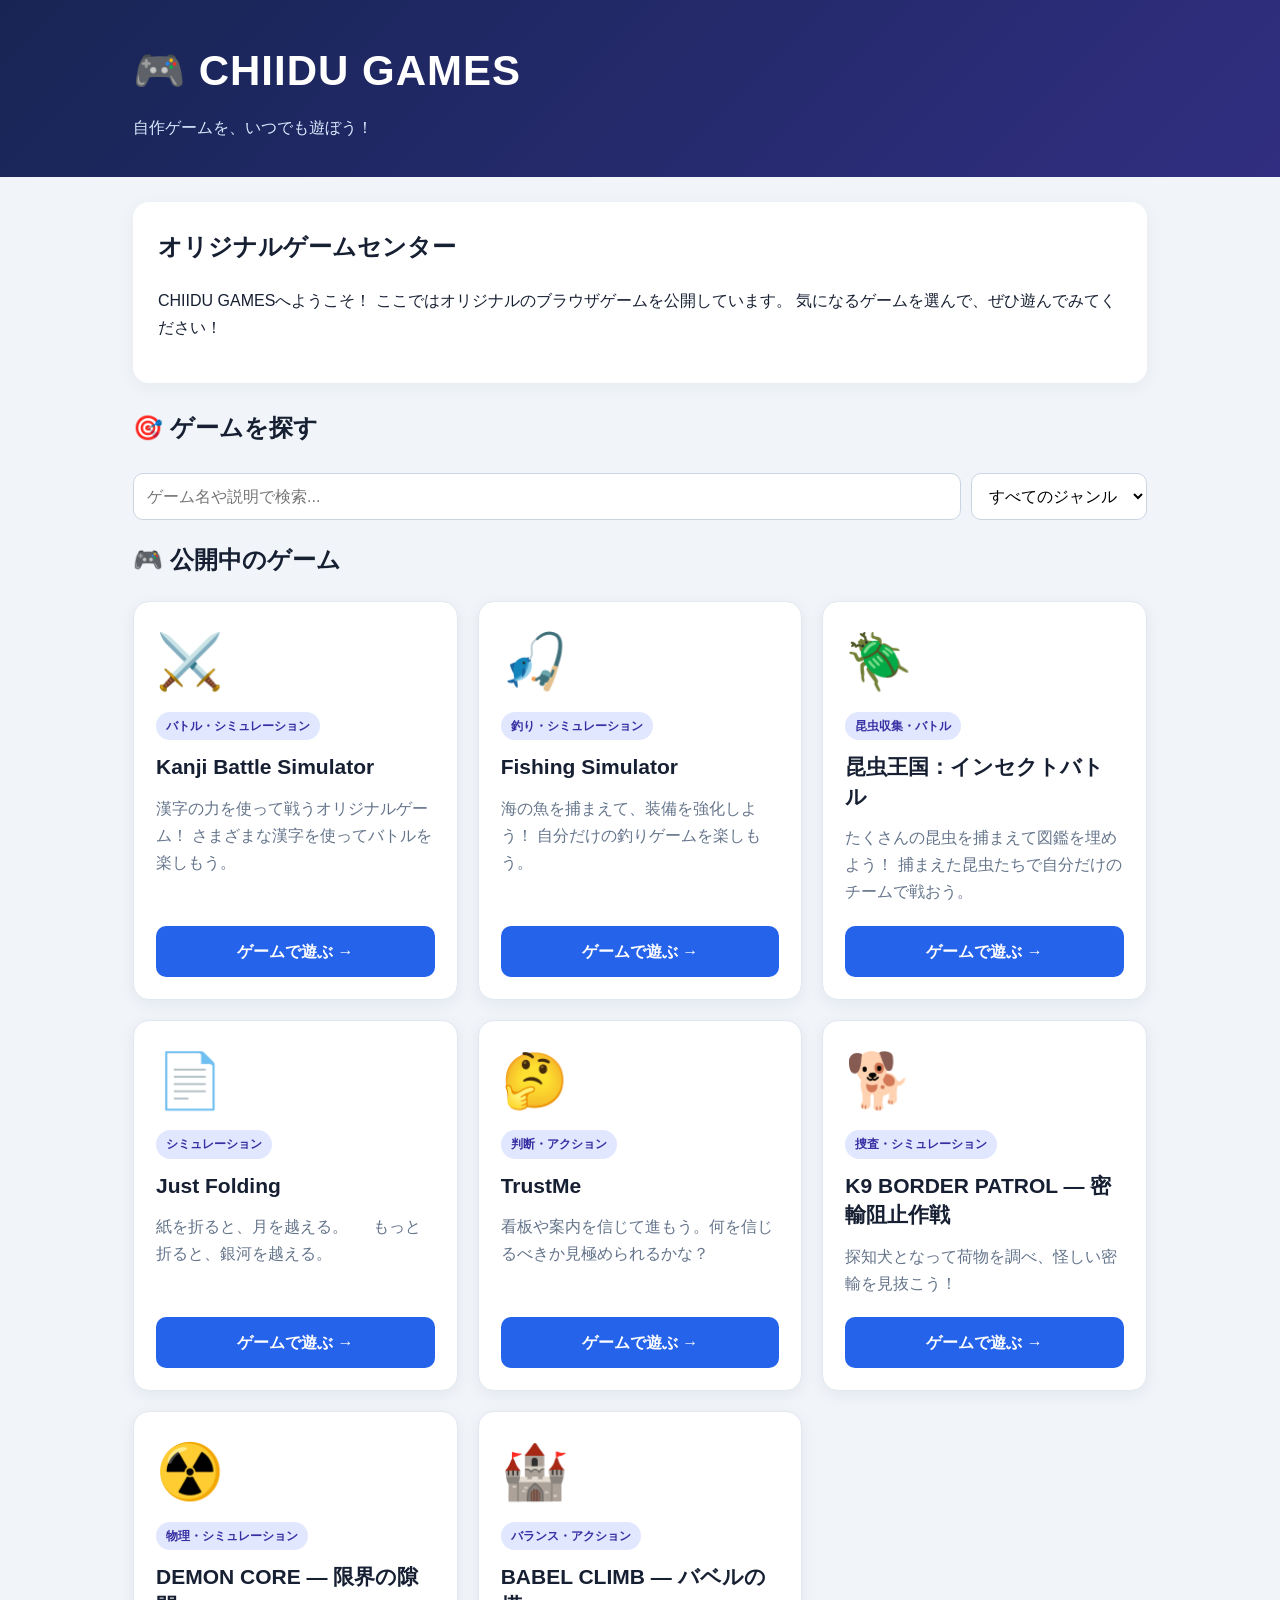
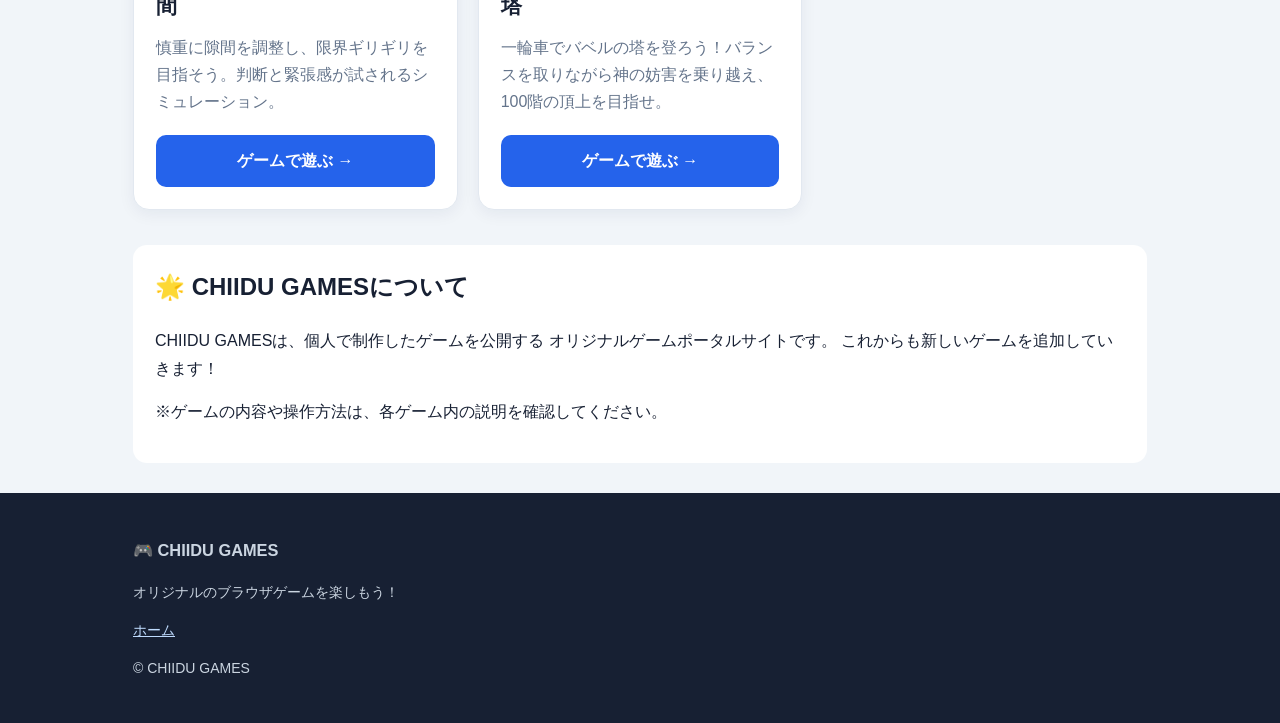
<file: index.html>
<!DOCTYPE html>
<html lang="ja">
<head>
  <meta charset="UTF-8">
  <meta name="viewport" content="width=device-width, initial-scale=1">
  <meta name="description" content="自作の無料ブラウザゲームを遊ぼう！ バトル、シミュレーション、収集ゲームなどを公開中。">
  <meta name="theme-color" content="#172554">
  <title>CHIIDU GAMES｜無料ブラウザゲーム</title>

  <style>
    * {
      box-sizing: border-box;
    }

    body {
      margin: 0;
      font-family: Arial, "Noto Sans JP", sans-serif;
      background: #f1f5f9;
      color: #172033;
      line-height: 1.7;
    }

    header {
      background: linear-gradient(135deg, #172554, #312e81);
      color: white;
      padding: 35px 18px;
    }

    .wrap {
      max-width: 1050px;
      margin: auto;
      padding: 0 18px;
    }

    header h1 {
      margin: 0;
      font-size: clamp(28px, 5vw, 42px);
      letter-spacing: 1px;
    }

    header p {
      color: #dbeafe;
      margin: 8px 0 0;
    }

    .hero {
      padding: 25px;
      margin: 25px 0;
      background: white;
      border-radius: 16px;
      box-shadow: 0 4px 18px #1725540d;
    }

    .hero h2 {
      margin-top: 0;
    }

    .controls {
      display: flex;
      flex-wrap: wrap;
      gap: 10px;
      margin: 25px 0 20px;
    }

    input,
    select {
      padding: 13px;
      border: 1px solid #cbd5e1;
      border-radius: 10px;
      background: white;
      font-size: 16px;
    }

    input {
      flex: 1;
      min-width: 180px;
    }

    select {
      max-width: 100%;
    }

    .games {
      display: grid;
      grid-template-columns: repeat(
        auto-fit,
        minmax(min(100%, 270px), 1fr)
      );
      gap: 20px;
      margin: 20px 0 35px;
    }

    .game {
      display: flex;
      flex-direction: column;
      background: white;
      border-radius: 16px;
      padding: 22px;
      box-shadow: 0 4px 16px #17255410;
      border: 1px solid #e2e8f0;
      transition: transform 0.2s, box-shadow 0.2s;
    }

    .game:hover {
      transform: translateY(-4px);
      box-shadow: 0 8px 24px #17255418;
    }

    .emoji {
      font-size: 54px;
      line-height: 1.4;
      margin-bottom: 12px;
    }

    .tag {
      display: inline-block;
      align-self: flex-start;
      padding: 4px 10px;
      border-radius: 20px;
      background: #e0e7ff;
      color: #3730a3;
      font-size: 12px;
      font-weight: bold;
    }

    .game h3 {
      margin: 12px 0 5px;
      font-size: 21px;
      line-height: 1.4;
    }

    .game p {
      color: #64748b;
      margin: 8px 0 20px;
      flex: 1;
    }

    .play {
      display: block;
      text-align: center;
      text-decoration: none;
      background: #2563eb;
      color: white;
      padding: 12px;
      border-radius: 10px;
      font-weight: bold;
      transition: background 0.2s;
    }

    .play:hover {
      background: #1d4ed8;
    }

    .notice {
      background: white;
      padding: 22px;
      border-radius: 14px;
      margin-bottom: 30px;
    }

    .notice h2 {
      margin-top: 0;
    }

    footer {
      background: #172033;
      color: #cbd5e1;
      padding: 28px 0;
      font-size: 14px;
    }

    footer a {
      color: #bfdbfe;
    }

    .footer-links {
      display: flex;
      flex-wrap: wrap;
      gap: 16px;
    }

    #empty {
      text-align: center;
      padding: 30px;
      color: #64748b;
    }

    [hidden] {
      display: none !important;
    }
  </style>
</head>

<body>
  <header>
    <div class="wrap">
      <h1>🎮 CHIIDU GAMES</h1>
      <p>自作ゲームを、いつでも遊ぼう！</p>
    </div>
  </header>

  <main class="wrap">

    <section class="hero">
      <h2>オリジナルゲームセンター</h2>
      <p>
        CHIIDU GAMESへようこそ！
        ここではオリジナルのブラウザゲームを公開しています。
        気になるゲームを選んで、ぜひ遊んでみてください！
      </p>
    </section>

    <h2>🎯 ゲームを探す</h2>

    <div class="controls">
      <input
        id="search"
        type="search"
        placeholder="ゲーム名や説明で検索..."
        aria-label="ゲームを検索"
      >

      <select id="genre" aria-label="ジャンルで絞り込み">
        <option value="all">すべてのジャンル</option>
        <option value="battle">バトル</option>
        <option value="simulation">シミュレーション</option>
        <option value="collection">収集・育成</option>
      </select>
    </div>

    <h2>🎮 公開中のゲーム</h2>

    <section class="games" id="games">

      <!-- ゲーム1：Kanji Battle Simulator -->
      <article class="game" data-genres="battle">
        <div class="emoji">⚔️</div>
        <span class="tag">バトル・シミュレーション</span>

        <h3>Kanji Battle Simulator</h3>

        <p>
          漢字の力を使って戦うオリジナルゲーム！
          さまざまな漢字を使ってバトルを楽しもう。
        </p>

        <a
          class="play"
          href="https://chiidu.itch.io/kanjibattles"
        >
          ゲームで遊ぶ →
        </a>
      </article>

      <!-- ゲーム2：Fishing Simulator -->
      <article class="game" data-genres="simulation">
        <div class="emoji">🎣</div>
        <span class="tag">釣り・シミュレーション</span>

        <h3>Fishing Simulator</h3>

        <p>
          海の魚を捕まえて、装備を強化しよう！
          自分だけの釣りゲームを楽しもう。
        </p>

        <a
          class="play"
          href="games/Fishing%20Simulator.html"
        >
          ゲームで遊ぶ →
        </a>
      </article>

      <!-- ゲーム3：昆虫王国 -->
      <article class="game" data-genres="battle collection">
        <div class="emoji">🪲</div>
        <span class="tag">昆虫収集・バトル</span>

        <h3>昆虫王国：インセクトバトル</h3>

        <p>
          たくさんの昆虫を捕まえて図鑑を埋めよう！
          捕まえた昆虫たちで自分だけのチームで戦おう。
        </p>

        <a
          class="play"
          href="games/insect-kingdom.html"
        >
          ゲームで遊ぶ →
        </a>
      </article>

  <!-- ゲーム4：Just Folding -->
  <article class="game" data-genres="simulation">
    <div class="emoji">📄</div>
    <span class="tag">シミュレーション</span>

    <h3>Just Folding</h3>

    <p>
      紙を折ると、月を越える。
　    もっと折ると、銀河を越える。
    </p>

    <a
      class="play"
      href="games/Just%20Folding.html"
    >
      ゲームで遊ぶ →
    </a>
  </article>


	

    
      <!-- ゲーム5：TrustMe -->
      <article class="game" data-genres="simulation">
        <div class="emoji">🤔</div>
        <span class="tag">判断・アクション</span>
        <h3>TrustMe</h3>
        <p>看板や案内を信じて進もう。何を信じるべきか見極められるかな？</p>
        <a class="play" href="games/TrustMe.html">ゲームで遊ぶ →</a>
      </article>

      <!-- ゲーム6：K9 BORDER PATROL -->
      <article class="game" data-genres="simulation">
        <div class="emoji">🐕</div>
        <span class="tag">捜査・シミュレーション</span>
        <h3>K9 BORDER PATROL — 密輸阻止作戦</h3>
        <p>探知犬となって荷物を調べ、怪しい密輸を見抜こう！</p>
        <a class="play" href="games/K9%20BORDER%20PATROL%20%E2%80%94%20%E5%AF%86%E8%BC%B8%E9%98%BB%E6%AD%A2%E4%BD%9C%E6%88%A6.html">ゲームで遊ぶ →</a>
      </article>

      <!-- ゲーム7：DEMON CORE -->
      <article class="game" data-genres="simulation">
        <div class="emoji">☢️</div>
        <span class="tag">物理・シミュレーション</span>
        <h3>DEMON CORE — 限界の隙間</h3>
        <p>慎重に隙間を調整し、限界ギリギリを目指そう。判断と緊張感が試されるシミュレーション。</p>
        <a class="play" href="games/DEMON%20CORE%20%E2%80%94%20%E9%99%90%E7%95%8C%E3%81%AE%E9%9A%99%E9%96%93.html">ゲームで遊ぶ →</a>
      </article>


      <!-- ゲーム8：BABEL CLIMB -->
      <article class="game" data-genres="simulation">
        <div class="emoji">🏰</div>
        <span class="tag">バランス・アクション</span>
        <h3>BABEL CLIMB — バベルの塔</h3>
        <p>一輪車でバベルの塔を登ろう！バランスを取りながら神の妨害を乗り越え、100階の頂上を目指せ。</p>
        <a class="play" href="games/babel-climb.html">ゲームで遊ぶ →</a>
      </article>

    </section>

    <p id="empty" hidden>
      該当するゲームがありません。別の言葉で検索してみてください。
    </p>

    <section class="notice">
      <h2>🌟 CHIIDU GAMESについて</h2>

      <p>
        CHIIDU GAMESは、個人で制作したゲームを公開する
        オリジナルゲームポータルサイトです。
        これからも新しいゲームを追加していきます！
      </p>

      <p>
        ※ゲームの内容や操作方法は、各ゲーム内の説明を確認してください。
      </p>
    </section>

  </main>

  <footer>
    <div class="wrap">
      <h3>🎮 CHIIDU GAMES</h3>
      <p>オリジナルのブラウザゲームを楽しもう！</p>

      <div class="footer-links">
        <a href="index.html">ホーム</a>
      </div>

      <p>© CHIIDU GAMES</p>
    </div>
  </footer>

  <script>
    const search = document.getElementById("search");
    const genre = document.getElementById("genre");
    const cards = [...document.querySelectorAll(".game")];
    const empty = document.getElementById("empty");

    function filterGames() {
      const word = search.value.trim().toLowerCase();
      const selectedGenre = genre.value;
      let visibleCount = 0;

      cards.forEach(card => {
        const text = card.innerText.toLowerCase();
        const genres = card.dataset.genres.split(" ");

        const matchesSearch = text.includes(word);
        const matchesGenre =
          selectedGenre === "all" ||
          genres.includes(selectedGenre);

        const visible = matchesSearch && matchesGenre;

        card.hidden = !visible;

        if (visible) {
          visibleCount++;
        }
      });

      empty.hidden = visibleCount > 0;
    }

    search.addEventListener("input", filterGames);
    genre.addEventListener("change", filterGames);
  </script>
</body>
</html>
</file>
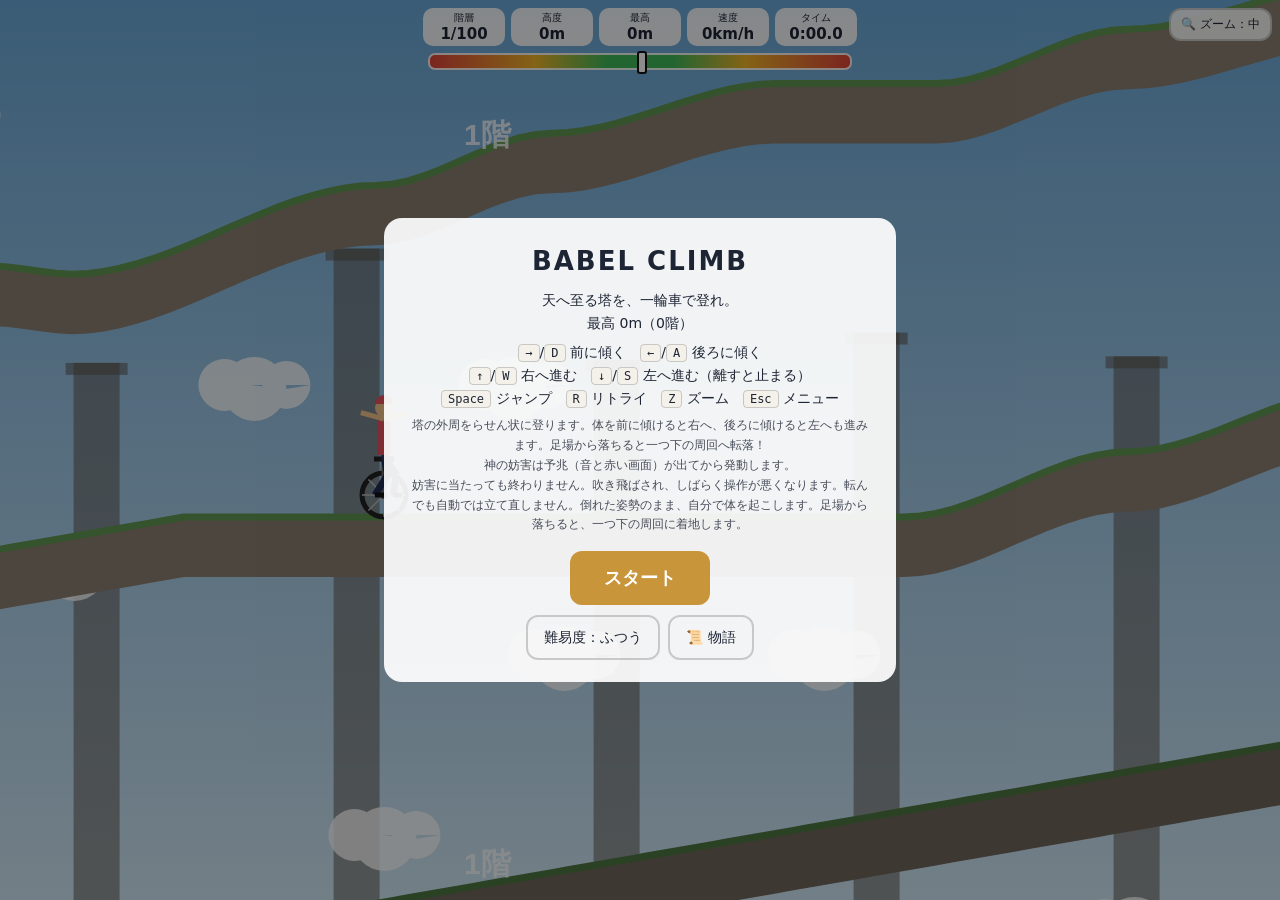
<file: games/babel-climb.html>
<!DOCTYPE html>
<html lang="ja">
<head>
<meta charset="utf-8">
<meta name="viewport" content="width=device-width, initial-scale=1, viewport-fit=cover">
<title>BABEL CLIMB 〜バベルの塔〜</title>
<style>
:root{--bg:#f4f1ea;--fg:#1d2433;--panel:rgba(255,255,255,.92);--acc:#c9953a;box-sizing:border-box}
@media (prefers-color-scheme:dark){:root:not([data-theme="light"]){--bg:#10131c;--fg:#eef1f8;--panel:rgba(24,28,40,.93)}}
:root[data-theme="dark"]{--bg:#10131c;--fg:#eef1f8;--panel:rgba(24,28,40,.93)}
html,body{height:100%;margin:0;background:var(--bg);color:var(--fg);font-family:system-ui,"Hiragino Sans","Noto Sans JP",sans-serif;overflow:hidden;touch-action:none;user-select:none;-webkit-user-select:none}
canvas{position:fixed;inset:0;width:100%;height:100%;display:block}
#hud{position:fixed;left:0;right:0;top:0;padding:calc(env(safe-area-inset-top,0px) + 8px) 12px 0;pointer-events:none}
#stats{display:flex;gap:6px;flex-wrap:wrap;justify-content:center}
.st{background:var(--panel);border-radius:10px;padding:3px 9px;min-width:64px;text-align:center;font-size:10px}
.st b{display:block;font-size:15px;font-variant-numeric:tabular-nums}
#gw{max-width:420px;margin:7px auto 0;position:relative;height:13px;border-radius:7px;background:linear-gradient(90deg,#e0443a,#f0b429 25%,#3fb95a 42%,#3fb95a 58%,#f0b429 75%,#e0443a);border:2px solid var(--panel)}
#gm{position:absolute;top:-4px;width:6px;height:19px;margin-left:-3px;background:#fff;border:2px solid #111;border-radius:3px;left:50%}
#ban{position:fixed;left:0;right:0;top:22%;text-align:center;font-size:24px;font-weight:800;color:#ffd9d0;text-shadow:0 2px 8px #000,0 0 14px #f33;opacity:0;transition:opacity .25s;pointer-events:none;z-index:5}
#fd{position:fixed;left:0;right:0;top:40%;text-align:center;font-size:44px;font-weight:900;color:#fff;text-shadow:0 3px 10px #000;display:none;pointer-events:none;z-index:5}
#sub{position:fixed;left:50%;transform:translateX(-50%);bottom:calc(env(safe-area-inset-bottom,0px) + 100px);max-width:min(560px,90vw);background:rgba(0,0,0,.6);color:#f3e9c8;padding:8px 14px;border-radius:10px;font-size:13px;line-height:1.5;opacity:0;transition:opacity .5s;pointer-events:none;z-index:5;text-align:center}
#ov,#sov{position:fixed;inset:0;display:flex;align-items:center;justify-content:center;background:rgba(0,0,0,.45);padding:16px;z-index:8}
#box,#sbx{background:var(--panel);border-radius:18px;padding:22px 26px;max-width:460px;text-align:center;line-height:1.65;max-height:92%;overflow:auto}
#box h1,#sbx h1{margin:0 0 6px;font-size:26px;letter-spacing:2px}
#box p{margin:6px 0;font-size:14px}
#box.over .hlp{display:none}
kbd{background:var(--bg);border:1px solid #8886;border-radius:4px;padding:1px 6px;font-size:12px}
button{font:inherit;cursor:pointer}
#go{margin-top:10px;background:var(--acc);color:#fff;border:0;border-radius:12px;padding:12px 34px;font-size:18px;font-weight:700}
.sub{margin:10px 4px 0;background:transparent;color:var(--fg);border:2px solid #8886;border-radius:12px;padding:9px 16px;font-size:14px}
#sl{text-align:left;font-size:13px}#sl p{margin:8px 0;border-left:3px solid var(--acc);padding-left:8px}
#pad{position:fixed;left:0;right:0;bottom:0;display:none;justify-content:space-between;padding:0 14px calc(env(safe-area-inset-bottom,0px) + 14px)}
#pad.on{display:flex}
#pad div{display:flex;gap:10px;align-items:flex-end}
#pad button{width:64px;height:64px;border-radius:50%;border:0;background:var(--panel);color:var(--fg);font-size:22px;opacity:.85;touch-action:none}
#pad button.j{width:84px;height:84px;background:var(--acc);color:#fff;font-size:15px;font-weight:700}
#pad button.on{transform:scale(.92);opacity:1}
</style>
</head>
<body>
<canvas id="c"></canvas>
<div id="hud">
  <div id="stats">
    <div class="st">階層<b id="s1">1</b></div>
    <div class="st">高度<b id="s2">0m</b></div>
    <div class="st">最高<b id="s3">0m</b></div>
    <div class="st">速度<b id="s4">0</b></div><div class="st">タイム<b id="s6">0:00.0</b></div>
    
  </div>
  <div id="gw"><div id="gm"></div></div>
</div>
<div id="ban"></div><div id="fd"></div><div id="sub"></div>
<button id="zm" class="sub" style="position:fixed;right:8px;top:calc(env(safe-area-inset-top,0px) + 8px);margin:0;z-index:6;padding:6px 10px;font-size:12px;background:var(--panel)"></button>
<div id="pad">
  <div><button data-k="ArrowLeft">◀</button><button data-k="ArrowRight">▶</button></div>
  <div><button data-k="ArrowDown">▼</button><button data-k="ArrowUp">▲</button><button class="j" data-k="Space">JUMP</button></div>
</div>
<div id="ov"><div id="box">
  <h1 id="ot">BABEL CLIMB</h1>
  <p id="om"></p>
  <p class="hlp"><kbd>→</kbd>/<kbd>D</kbd> 前に傾く　<kbd>←</kbd>/<kbd>A</kbd> 後ろに傾く<br><kbd>↑</kbd>/<kbd>W</kbd> 右へ進む　<kbd>↓</kbd>/<kbd>S</kbd> 左へ進む（離すと止まる）<br><kbd>Space</kbd> ジャンプ　<kbd>R</kbd> リトライ　<kbd>Z</kbd> ズーム　<kbd>Esc</kbd> メニュー</p>
  <p class="hlp" style="font-size:12px;opacity:.8">塔の外周をらせん状に登ります。体を前に傾けると右へ、後ろに傾けると左へも進みます。足場から落ちると一つ下の周回へ転落！<br>神の妨害は予兆（音と赤い画面）が出てから発動します。<br>妨害に当たっても終わりません。吹き飛ばされ、しばらく操作が悪くなります。転んでも自動では立て直しません。倒れた姿勢のまま、自分で体を起こします。足場から落ちると、一つ下の周回に着地します。</p>
  <button id="go">スタート</button><br>
  <button id="df" class="sub"></button><button id="sb" class="sub">📜 物語</button><button id="mb" class="sub" style="display:none">メニューへ</button>
</div></div>
<div id="sov" style="display:none"><div id="sbx"><h1>📜 物語の断片</h1><div id="sl"></div><button id="sk" class="sub">もどる</button></div></div>
<script>
(function(){
"use strict";
var cv=document.getElementById("c"),ctx=cv.getContext("2d");
var $=function(i){return document.getElementById(i)};
var ZL=[540,900,1500],ZN=["ズーム：近","ズーム：中","ズーム：遠"],zi=1;try{var zz=parseInt(localStorage.getItem("babel_zoom"));if(zz>=0&&zz<3)zi=zz}catch(e){}
var H=ZL[zi],W=960,sc=1,dpr=1;
function resize(){dpr=Math.min(2,window.devicePixelRatio||1);cv.width=innerWidth*dpr;cv.height=innerHeight*dpr;sc=innerHeight/H;W=innerWidth/sc}
addEventListener("resize",resize);resize();
function zoom(){zi=(zi+1)%3;try{localStorage.setItem("babel_zoom",String(zi))}catch(e){}H=ZL[zi];resize();$("zm").textContent="🔍 "+ZN[zi]}
$("zm").onclick=zoom;$("zm").textContent="🔍 "+ZN[zi];
var LS={get:function(k,d){try{var v=localStorage.getItem(k);return v==null?d:parseFloat(v)}catch(e){return d}},set:function(k,v){try{localStorage.setItem(k,String(v))}catch(e){}}};
var newT=false,bestT=LS.get("babel_time",0),bestAlt=LS.get("babel_alt",0),bestFl=LS.get("babel_fl",0),won=LS.get("babel_win",0),diff=LS.get("babel_diff",1);
if(!(diff>=0&&diff<=2))diff=1;
var DN=["かんたん（妨害少なめ）","ふつう","ハード（妨害多め）"],EM=[.6,1,1.5];
var ST=["石板の文字。「我らは天へ至る階段を築く。言葉は一つ、心は一つ。」","崩れた壁画。塔の民は空へ手を伸ばして笑っている。神の姿はどこにもない。","祈りの跡。「神は我らを見ていない」と、誰かが書き残していた。","割れた鐘。夜ごと空から低い声がした——「登るな」と。","錆びた鎖。神は最初、言葉を乱して塔を止めようとした。民は絵と身振りで築き続けた。","雷に焼けた日記。「雲の上、空に継ぎ目が見える。塔の先端が天井を押し上げている」","神の囁き。「それ以上押せば天は割れる。その向こうは、私すら知らぬ虚無だ」","歪んだ回廊。神は人を憎んではいない。世界の裂け目から、人を守ろうとしていた。","最後の石工の言葉。「それでも私たちは知りたかった。空の向こうに何があるのかを」","頂上は近い。風が止み、星が近い。神の声が、初めて震えている。"];
var END="塔の頂に扉はなく、天の継ぎ目と、疲れ果てた神の影だけがあった。<br>「よく来た。私は破壊者ではない。この世界を縫い止める最後の針だ。塔が天を裂けば、すべてが無に還る」<br>あなたは最後の石を置いた。塔は天の傷を内側から塞ぐ蓋となり、神は初めて微笑んだ。<br>「人の高さで、世界は守られた」";
var ac;
function snd(f,d,type,vol,sl){try{ac=ac||new(window.AudioContext||window.webkitAudioContext)();var o=ac.createOscillator(),g=ac.createGain(),t=ac.currentTime;o.type=type||"square";o.frequency.setValueAtTime(f,t);if(sl)o.frequency.linearRampToValueAtTime(Math.max(30,f+sl),t+d);g.gain.setValueAtTime(vol||.07,t);g.gain.exponentialRampToValueAtTime(.001,t+d);o.connect(g);g.connect(ac.destination);o.start(t);o.stop(t+d)}catch(e){}}

/* terrain (spiral ramp: one turn = C px wide, rises FH px) */
var S=16,R=22,GR0=1700,C=2400,FH=420,NF=100,RISE=FH/C,TOPX=NF*C,T=[],cl=0,seed=7;
function rnd(){seed=seed+0x6D2B79F5|0;var t=Math.imul(seed^seed>>>15,1|seed);t=t+Math.imul(t^t>>>7,61|t)^t;return((t^t>>>14)>>>0)/4294967296}
function pu(v){T.push(v)}
function flat(n){for(var i=0;i<n;i++)pu(cl)}
function slope(dy,n){var a=cl;for(var i=1;i<=n;i++){var u=i/n;pu(a+dy*u*u*(3-2*u))}cl=a+dy}
function hole(n){for(var i=0;i<n;i++)pu(null)}
function chunk(){
  var xm=T.length*S;
  if(xm>=TOPX){flat(40);return}
  var d=xm/TOPX,id=cl+Math.max(0,xm-500)*RISE,r=rnd(),far=xm>700&&-cl>=FH;
  if(id>25){var am=Math.min(id+10+rnd()*20,110);slope(-am,Math.ceil(am/(.3*S)))}
  else if(id<-80)slope(40,10);
  else if(r<.2)flat(6+(rnd()*8|0));
  else if(r<.38){var k=2+(rnd()*3|0),am2=8+d*10;for(var j=0;j<k;j++){slope(-am2,5);slope(am2,5)}}
  else if(r<.48){slope((rnd()<.5?-1:1)*(10+rnd()*8),3);flat(4)}
  else if(r<.66&&far){flat(6);hole(5+(rnd()*(2+3*d)|0));flat(7)}
  else if(r<.7+.2*d&&far){flat(4);var bw=Math.max(4,9-(d*5|0)),nb=2+(d*2|0);for(var b=0;b<nb;b++){hole(5);flat(bw)}flat(4)}
  else{slope(-(40+rnd()*50),14);flat(3)}
}
function g0(xx){if(xx<0)return -xx*RISE;var i=Math.floor(xx/S);while(T.length<=i+3)chunk();var a=T[i];if(a==null)return null;var b=T[i+1];if(b==null)return a;return a+(b-a)*(xx/S-i)}
var lk=0;
function surf(xx,yb){var best=null;for(var k=curL-3;k<curL+6;k++){var v=g0(xx-k*C);if(v!=null&&v>=yb-24&&(best==null||v<best)){best=v;lk=k}}return best}
function slAt(xx){var q=xx-lk*C,a=g0(q-5),b=g0(q+5);return(a==null||b==null)?0:Math.atan2(a-b,10)}

/* state */
var keys={},state="title",x,y,vx,vy,a,w,rot,onG,coy,jb,sa,tm,shake,fallT,fdir,cause,rx,ry,rvx,rvy,ra,prevSl,rec,recCd,camX=0,camY=0,ua,lastGY,lastGX,runFl,maxAlt,evT,gm=1,cm=1,windF=0,cp=null,cpFl=0,tt=0,flash=0;
var EV=[],ROCKS=[],PIL=[],iceF=0,invF=0,fogA=0,IMP=[],spdM=1,jumpM=1,bounceF=0,tgOff=0,darkA=0,blinkA=0,swayF=0,tiltA=0,hitCd=0,deb=0,debCm=1,bncV=0,curL=0;
function clamp(v,lo,hi){return Math.max(lo,Math.min(hi,v))}
function fmt(s){var m=s/60|0,r=s-m*60;return m+":"+(r<10?"0":"")+r.toFixed(1)}
function altOf(yy){return Math.max(0,-(yy+R))/20}
function flOf(yy){return Math.min(NF,Math.floor(altOf(yy)/(FH/20))+1)}
function toast(t,ms){var e=$("sub");e.textContent=t;e.style.opacity=1;clearTimeout(toast.h);toast.h=setTimeout(function(){e.style.opacity=0},ms||5000)}
function banner(t){var e=$("ban");e.textContent=t;e.style.opacity=1;clearTimeout(banner.h);banner.h=setTimeout(function(){e.style.opacity=0},2200)}
function reset(play){
  T.length=0;seed=7;cl=0;flat(40);EV.length=0;ROCKS.length=0;PIL.length=0;IMP.length=0;hitCd=0;deb=0;bncV=0;gm=cm=1;windF=0;iceF=invF=fogA=0;
  var useCp=play&&diff<2&&cp;
  x=useCp?cp.x:200;vx=0;vy=0;a=0;w=0;rot=0;onG=true;coy=.1;jb=0;tm=0;shake=0;fallT=0;fdir=1;cause="";rec=false;recCd=0;ua=0;sa=0;
  var gv=g0(x);y=gv==null?(useCp?cp.y:-R):gv-R;
  lk=0;curL=0;prevSl=slAt(x);lastGY=y;lastGX=x;runFl=useCp?cpFl:1;maxAlt=altOf(y);evT=6/EM[diff];
  camX=x-W*.3;camY=y-H*.55;
  state=play?"play":"title";
  if(play){$("ov").style.display="none";$("fd").style.display="none"}
  if(play&&runFl===1)toast(ST[0],6000);
}
function saveRec(){if(maxAlt>bestAlt){bestAlt=maxAlt;LS.set("babel_alt",bestAlt)}if(runFl>bestFl){bestFl=runFl;LS.set("babel_fl",bestFl)}}
function crash(c,dir){
  if(state!=="play")return;
  state="fall";cause=c;fdir=dir||(a-sa>=0?1:-1);shake=14;fallT=0;
  rx=0;ry=0;rvx=vx*.7;rvy=-260;ra=a-sa;
  snd(180,.5,"sawtooth",.12,-140);snd(90,.3,"square",.1,-40);
  saveRec();
}
function win(){
  state="win";saveRec();won=1;LS.set("babel_win",1);newT=!bestT||tm<bestT;if(newT){bestT=tm;LS.set("babel_time",bestT)}
  snd(523,.2,"triangle",.1);setTimeout(function(){snd(784,.3,"triangle",.1)},200);setTimeout(function(){snd(1046,.5,"triangle",.1)},450);
  showEnd(true);
}
function jump(){jb=.12}
function hit(dx,kind){
  if(hitCd>0||state!=="play")return;
  hitCd=1.5;
  if(onG){a-=sa;sa=0}
  onG=false;coy=0;
  var K={rock:["大岩に弾き飛ばされた！",-420,380,.55],pillar:["石柱に突き上げられた！",-780,150,.5],bolt:["感電した！操作が鈍る…",-320,0,.4],meteor:["流星の衝撃で吹き飛んだ！",-480,200,.5]}[kind];
  vy=K[1];
  vx=kind==="bolt"?vx*.5:clamp(vx+dx*K[2],-260,720);
  w+=(Math.random()<.5?-1:1)*3.5;
  deb=3;debCm=K[3];shake=12;
  snd(110,.3,"sawtooth",.12,-60);toast(K[0],1500);
}
function respawn(){
  var q=Math.max(200,lastGX-200),gv=surf(q,lastGY+R);
  while(gv==null&&q>200){q-=16;gv=surf(q,lastGY+R)}
  if(gv==null){q=200;gv=g0(200)}
  x=q;y=gv-R;vx=200;vy=0;a=0;w=0;sa=0;onG=true;coy=.1;lastGY=y;lastGX=x;rot=0;prevSl=slAt(x);
  hitCd=1.5;deb=2.5;debCm=.6;shake=10;camY=y-300;
  snd(220,.4,"triangle",.1,-120);toast("転落！直前の足場まで戻された",2000);
}
function stumble(){hitCd=1;a=0;w=0;vx*=.45;deb=1.6;debCm=.6;shake=6;snd(150,.25,"triangle",.1,-60);toast("転びかけた！立て直した",1200)}

/* events (divine interference) */
var EN={wind:"神の息吹…強風が来る！",quake:"塔が震え始めた…",crumble:"石の床に亀裂が…！",rock:"ゴゴゴ…落石が来る！",bob:"足場が動き出す…",grav:"重力が歪み始める…",pillar:"大地が脈打つ…石柱が来る！",ice:"足元が凍りついていく…",fog:"濃い霧が立ちこめる…",inv:"神の悪戯…左右が入れ替わる！",bolt:"空が光る…落雷の予兆！",headwind:"向かい風が吹きつける…",tailwind:"背中を押す追い風…止まれない！",mud:"床が泥に変わる…",jseal:"神がジャンプを封じる…",bounce:"床が弾み始める…",dark:"闇が降りてくる…",blink:"神の瞬き…視界が明滅する！",sway:"めまいが襲う…",turb:"乱気流が荒れ狂う…",conv:"床が勝手に動き出す…",hyper:"神経が研ぎ澄まされる…操作が敏感に！",numb:"手足の感覚が鈍る…",meteor:"天から流星が降る！",chase:"背後から大岩が転がってくる！",tilt:"世界が傾き始める…"};
function startEv(){
  var f=flOf(y),pool=["wind"];
  if(f>=5)pool.push("quake","rock");if(f>=10)pool.push("crumble","crumble");if(f>=20)pool.push("bob");if(f>=30)pool.push("grav");if(f>=35)pool.push("pillar");if(f>=45)pool.push("ice");if(f>=55)pool.push("fog");if(f>=65)pool.push("inv");if(f>=75)pool.push("bolt");if(f>=8)pool.push("headwind");if(f>=12)pool.push("tailwind");if(f>=18)pool.push("mud");if(f>=24)pool.push("jseal");if(f>=28)pool.push("sway");if(f>=32)pool.push("hyper");if(f>=38)pool.push("bounce");if(f>=42)pool.push("conv");if(f>=48)pool.push("numb");if(f>=52)pool.push("blink");if(f>=58)pool.push("turb");if(f>=64)pool.push("dark");if(f>=70)pool.push("meteor");if(f>=78)pool.push("chase");if(f>=85)pool.push("tilt");
  var k=pool[Math.random()*pool.length|0],e={k:k,t:0,tel:1.6,dur:5,i0:0,n:0,fake:false,L:curL,dir:Math.random()<.5?-1:1};
  g0(x+900);
  if(k==="crumble"||k==="bob"){
    e.n=k==="bob"?10:5;e.i0=Math.floor((x-curL*C+(k==="bob"?560:660))/S);
    for(var j=0;j<e.n;j++)if(T[e.i0+j]==null)return false;
    if(k==="bob"){e.orig=T.slice(e.i0,e.i0+e.n);e.dur=6}
    else if(f>=15&&Math.random()<.4){e.fake=true;e.tel=999}
  }
  if(k==="wind")e.dur=4.5;if(k==="quake")e.dur=3.5;if(k==="rock")e.tel=1.8;
  if(k==="pillar"){e.px=x+vx*1.6+380;if(g0(e.px-curL*C)==null||g0(e.px+30-curL*C)==null)return false}
  if(k==="ice"||k==="fog")e.dur=6;if(k==="inv")e.dur=4;if(k==="bolt"){e.px=x+vx*1.7;e.tel=1.7}
  if(k==="tilt"||k==="mud"||k==="conv"||k==="turb"||k==="dark")e.dur=6;if(k==="jseal")e.dur=4;if(k==="chase")e.tel=1.8;
  if(k==="meteor"){e.tel=.2;for(var mi=0;mi<5;mi++)IMP.push({x:x+vx*(1.5+mi*.55)+(Math.random()-.5)*80,t:-mi*.45,tel:1.2,r:40,L:curL})}
  if(k==="grav"){e.dur=6;e.gm=Math.random()<.5?.55:1.5;e.cm=e.gm<1?1.5:.6}
  EV.push(e);
  if(!e.fake){banner("⚠ "+EN[k]);snd(k==="wind"?300:70,.9,k==="wind"?"triangle":"sawtooth",.1,k==="wind"?-150:25)}
  return true;
}
function collapse(e){for(var j=0;j<e.n;j++)T[e.i0+j]=null;shake=Math.max(shake,8);snd(80,.5,"sawtooth",.12,-40);e.end=1}
function evUpdate(dt,fm){
  windF=0;iceF=0;invF=0;fogA=0;spdM=1;jumpM=1;bounceF=0;tgOff=0;darkA=0;blinkA=0;swayF=0;tiltA=0;var g2=1,c2=1;
  for(var i=EV.length-1;i>=0;i--){
    var e=EV[i];e.t+=dt;var u=e.t-e.tel,act=u>0;
    if(e.k==="wind"){if(act&&u<e.dur)windF+=e.dir*(2.2+fm)*Math.min(1,u*2)*(.8+.4*Math.sin(u*3));else if(act)e.end=1}
    else if(e.k==="quake"){if(!act)shake=Math.max(shake,2);else if(u<e.dur){shake=Math.max(shake,7);if(Math.random()<dt*3)w+=(Math.random()-.5)*1.8}else e.end=1}
    else if(e.k==="crumble"){
      if(e.fake){if(!e.hit&&Math.abs(x-e.i0*S-e.L*C)<90){e.hit=e.t;snd(200,.2,"square",.08,-80)}if(e.hit&&e.t-e.hit>.35)collapse(e);if(x>e.i0*S+e.L*C+400)e.end=1}
      else{if(!act)shake=Math.max(shake,1.5);else collapse(e)}
    }
    else if(e.k==="rock"){if(!act)shake=Math.max(shake,2);else{var rx0=x+W*.72,gv=g0(rx0-curL*C);ROCKS.push({x:rx0,L:curL,y:(gv==null?y-200:gv-22),vy:0,sp:150+Math.random()*60,ph:0});e.end=1}}
    else if(e.k==="bob"){
      if(!act)shake=Math.max(shake,1.5);
      else if(u<e.dur){for(var j=0;j<e.n;j++)T[e.i0+j]=e.orig[j]+Math.sin(u*2.2)*50*Math.sin(Math.PI*(j+.5)/e.n)}
      else{for(var j2=0;j2<e.n;j2++)T[e.i0+j2]=e.orig[j2];e.end=1}
    }
    else if(e.k==="grav"){if(act&&u<e.dur){g2=e.gm;c2=e.cm}else if(act)e.end=1}
    else if(e.k==="ice"){if(act&&u<e.dur)iceF=1;else if(act)e.end=1}
    else if(e.k==="fog"){var fa=e.t<e.tel?e.t/e.tel*.5:(u<e.dur?1:Math.max(0,1-(u-e.dur)));fogA=Math.max(fogA,fa);if(u>e.dur+1)e.end=1}
    else if(e.k==="inv"){if(act&&u<e.dur)invF=1;else if(act)e.end=1}
    else if(e.k==="pillar"){if(act&&!e.sp){e.sp=1;PIL.push({x:e.px,L:e.L,t:0});snd(90,.4,"sawtooth",.1,40)}else if(act&&u>.3)e.end=1}
    else if(e.k==="bolt"){if(act&&!e.hit){e.hit=1;flash=1;shake=Math.max(shake,12);snd(60,.5,"sawtooth",.14,-20);snd(1200,.1,"square",.08,-900);if(Math.abs(x-e.px)<45)hit(0,"bolt")}else if(act&&u>.3)e.end=1}
    else if(e.k==="headwind"){if(act&&u<e.dur){spdM=.55;windF-=1.4}else if(act)e.end=1}
    else if(e.k==="tailwind"){if(act&&u<e.dur){spdM=1.5;windF+=1.2}else if(act)e.end=1}
    else if(e.k==="mud"){if(act&&u<e.dur){spdM=.6;jumpM=.72}else if(act)e.end=1}
    else if(e.k==="jseal"){if(act&&u<e.dur)jumpM=0;else if(act)e.end=1}
    else if(e.k==="bounce"){if(act&&u<e.dur)bounceF=1;else if(act)e.end=1}
    else if(e.k==="dark"){darkA=Math.max(darkA,e.t<e.tel?e.t/e.tel*.5:(u<e.dur?1:Math.max(0,1-(u-e.dur))));if(u>e.dur+1)e.end=1}
    else if(e.k==="blink"){if(act&&u<e.dur)blinkA=1;else if(act)e.end=1}
    else if(e.k==="sway"){if(act&&u<e.dur)swayF=Math.sin(u*3.2)*4*Math.min(1,u);else if(act)e.end=1}
    else if(e.k==="turb"){if(act&&u<e.dur)windF+=(Math.sin(u*4)*3.2+Math.sin(u*7.3)*1.8)*Math.min(1,u);else if(act)e.end=1}
    else if(e.k==="conv"){if(act&&u<e.dur)tgOff=e.dir*140;else if(act)e.end=1}
    else if(e.k==="hyper"){if(act&&u<e.dur)c2=2.2;else if(act)e.end=1}
    else if(e.k==="numb"){if(act&&u<e.dur)c2=.45;else if(act)e.end=1}
    else if(e.k==="meteor"){if(act)e.end=1}
    else if(e.k==="tilt"){if(act&&u<e.dur)tiltA=Math.min(1,u);else if(act)e.end=1}
    else if(e.k==="chase"){if(!act)shake=Math.max(shake,2);else{var cx0=x-W*.35,cg=g0(cx0-curL*C);ROCKS.push({x:cx0,L:curL,y:(cg==null?y-200:cg-34),vy:0,sp:Math.max(320,vx+60),dir:1,r:34,ph:0});e.end=1}}
    if(e.end)EV.splice(i,1);
  }
  gm=g2;cm=c2;
}

/* input */
var KM={KeyA:"ArrowLeft",KeyD:"ArrowRight"};
function sovOpen(){return $("sov").style.display==="flex"}
function startOrRetry(){
  if(state==="title"||state==="win"){cp=null;cpFl=0}
  reset(true);
}
addEventListener("keydown",function(e){
  var k=KM[e.code]||e.code;
  if(["ArrowLeft","ArrowRight","ArrowUp","ArrowDown","Space"].indexOf(k)>=0)e.preventDefault();
  if(e.repeat)return;
  keys[k]=true;
  if(sovOpen()){if(k==="Escape"||k==="Space"||k==="Enter")closeStory()}
  else if(k==="KeyR"&&state!=="title")startOrRetry();
  else if((k==="Space"||k==="Enter")&&state!=="play"&&state!=="fall")startOrRetry();
  else if(k==="KeyZ")zoom();
  else if(k==="Escape")showMenu();
  else if(k==="Space")jump();
});
addEventListener("keyup",function(e){keys[KM[e.code]||e.code]=false});
var pad=$("pad");
if("ontouchstart" in window||matchMedia("(pointer:coarse)").matches)pad.classList.add("on");
Array.prototype.forEach.call(pad.querySelectorAll("button"),function(b){
  var k=b.dataset.k;
  function dn(e){e.preventDefault();b.classList.add("on");keys[k]=true;if(k==="Space"){if(state==="play")jump();else if(state!=="fall"&&!sovOpen())startOrRetry()}}
  function up(){b.classList.remove("on");keys[k]=false}
  b.addEventListener("pointerdown",dn);b.addEventListener("pointerup",up);b.addEventListener("pointercancel",up);b.addEventListener("pointerleave",up);
});

/* menus */
function dfText(){$("df").textContent="難易度："+DN[diff]}
function showMenu(){
  reset(false);cp=null;cpFl=0;
  $("ot").textContent="BABEL CLIMB";
  $("om").innerHTML="天へ至る塔を、一輪車で登れ。<br>最高 "+(bestAlt|0)+"m（"+bestFl+"階）"+(bestT?"<br>ベストタイム "+fmt(bestT):"");
  $("go").textContent="スタート";$("box").classList.remove("over");$("mb").style.display="none";$("df").style.display="";$("sb").style.display="";
  dfText();$("ov").style.display="flex";$("fd").style.display="none";
}
function showEnd(isWin){
  var h="";
  if(isWin)h=END+"<br><br>⏱ クリアタイム <b>"+fmt(tm)+"</b>"+(newT?"（ベスト更新！）":"")+"<br>ベストタイム "+fmt(bestT);else h="原因：<b>"+cause+"</b>"+(cause==="転落"?"<br>転落距離 "+(Math.max(0,y-lastGY)/20|0)+"m":"");
  h+="<br><br>到達高度 "+(maxAlt|0)+"m（"+runFl+"階）　最高 "+(bestAlt|0)+"m（"+bestFl+"階）";
  if(!isWin&&diff<2&&cp)h+="<br>チェックポイント："+cpFl+"階から再開";
  $("ot").textContent=isWin?"🏆 頂上到達！":"転落…";
  $("om").innerHTML=h;
  $("go").textContent=isWin?"もう一度登る":"リトライ (R)";
  $("box").classList.add("over");$("mb").style.display="";$("df").style.display="none";
  $("ov").style.display="flex";
}
function openStory(){
  var h="";
  for(var i=0;i<Math.min(10,Math.ceil(bestFl/10));i++)h+="<p><b>"+(i*10+1)+"階〜</b>　"+ST[i]+"</p>";
  if(!bestFl)h="<p>まだ断片を見つけていません。塔を登りましょう。</p>";
  if(won)h+="<p><b>頂上</b>　"+END+"</p>";else if(bestFl)h+="<p><b>？？？</b>　真相は頂上で明かされる。</p>";
  $("sl").innerHTML=h;$("ov").style.display="none";$("sov").style.display="flex";
}
function closeStory(){$("sov").style.display="none";$("ov").style.display="flex"}
$("go").onclick=startOrRetry;$("mb").onclick=showMenu;$("sb").onclick=openStory;$("sk").onclick=closeStory;
$("df").onclick=function(){diff=(diff+1)%3;LS.set("babel_diff",diff);dfText()};

/* physics */
function step(dt){
  if(state==="title"||state==="over"||state==="win")return;
  var play=state==="play",fl=flOf(y),fm=.7+.007*fl;
  var inp=(keys.ArrowRight?1:0)-(keys.ArrowLeft?1:0);
  if(play){
    tm+=dt;hitCd-=dt;
    if(onG){evT-=dt;if(evT<=0){if(startEv()){evT=Math.max(1.8,6-fl*.04)/EM[diff]*(.8+Math.random()*.5);if(fl>=30&&Math.random()<.5)evT=1.2}else evT=1}}
    evUpdate(dt,fm);
    if(invF)inp=-inp;
    if(deb>0){cm*=debCm;deb-=dt}
    var d=Math.max(0,Math.min(1,(x-curL*C)/TOPX));
    var up=keys.ArrowUp||keys.KeyW,dn=keys.ArrowDown||keys.KeyS,tg=(up?(230+d*90)*spdM:0)-(dn?170:0)+tgOff+clamp(a-sa,-1.2,1.2)*220;
    var ax=clamp((tg-vx)*2,-220,220);vx+=ax*dt;
    var gk=2.4+Math.abs(vx)/220,ctrl=11/(1+Math.abs(vx)/900)*cm,wd;
    if(onG)wd=gk*Math.sin(a-sa)+inp*ctrl-(iceF?.7:2.2)*w-ax*.006+windF+swayF;
    else wd=.5*Math.sin(a)+inp*9*cm-1.2*w+windF*.6+swayF*.5;
    var aP=a;w+=wd*dt;a+=w*dt;
    if(a>1.75){a=1.75;w=0}if(a<-1.75){a=-1.75;w=0}
    var aw=a-sa,hd=[Math.sin(aw*1.25),-Math.cos(aw*1.25)],hx=x+Math.sin(aw)*40+hd[0]*47,hy=y-Math.cos(aw)*40+hd[1]*47,sv=lk,hg=surf(hx,hy+9);lk=sv;
    if(hg!=null&&hy+9>=hg){if(aw*(a-aP)>=0){a=aP;w=0}}
    if(Math.abs(a)>.6)rec=true;
    recCd-=dt;
    if(rec&&Math.abs(a)<.12&&onG){rec=false;if(recCd<=0){toast("ナイスリカバリー！",900);snd(660,.15,"triangle",.08,300);recCd=3}}
    if(jb>0)jb-=dt;
    if(jb>0&&jumpM>0&&(onG||coy>0)){vy=-640*jumpM;if(onG){a-=sa;sa=0}onG=false;coy=0;jb=0;snd(420,.15,"square",.06,260)}
    /* rocks */
    for(var ri=ROCKS.length-1;ri>=0;ri--){
      var rk=ROCKS[ri],rdr=rk.dir||-1;rk.x+=rdr*rk.sp*dt;rk.ph-=rdr*rk.sp*dt/(rk.r||22);
      var gv=g0(rk.x-(rk.L||0)*C);
      var rq=rk.r||22;if(gv!=null&&rk.y+rk.vy*dt>=gv-rq){rk.y=gv-rq;rk.vy=0}else{rk.vy+=GR0*dt;rk.y+=rk.vy*dt}
      var ddx=x-rk.x,ddy=y-rk.y;
      var rr=rk.r||22;if(ddx*ddx+ddy*ddy<(R+rr-7)*(R+rr-7))hit(rk.dir||-1,"rock");
      if(rk.x<x-W-400||rk.x>x+W+400||rk.y>y+1500)ROCKS.splice(ri,1);
    }
    for(var pi=PIL.length-1;pi>=0;pi--){
      var pl=PIL[pi];pl.t+=dt;pl.h=pl.t<.3?70*pl.t/.3:(pl.t<6.3?70:Math.max(0,70*(1-(pl.t-6.3)/.5)));
      if(pl.t>6.8){PIL.splice(pi,1);continue}
      pl.y=g0(pl.x-(pl.L||0)*C);if(pl.y==null||pl.h<5)continue;
      var pqx=clamp(x,pl.x-14,pl.x+14),pqy=clamp(y,pl.y-pl.h,pl.y),pdx=x-pqx,pdy=y-pqy;
      if(pdx*pdx+pdy*pdy<(R-3)*(R-3))hit(x<pl.x?-1:1,"pillar");
    }
    for(var mi2=IMP.length-1;mi2>=0;mi2--){var im=IMP[mi2];im.t+=dt;if(im.t>=im.tel&&!im.done){im.done=1;shake=Math.max(shake,10);snd(70,.4,"sawtooth",.12,-30);if(Math.abs(x-im.x)<im.r)hit(x<im.x?-1:1,"meteor")}if(im.t>im.tel+.6)IMP.splice(mi2,1)}
  }else{vx*=1-1.6*dt;fallT+=dt}
  x+=vx*dt;rot+=vx*dt/R;
  var GR=GR0*gm,Gv=surf(x,y+R),gy=Gv==null?null:Gv-R,ff=y+vy*dt+.5*GR*dt*dt;
  if(gy!=null&&ff>=gy){
    var sl=slAt(x);
    if(!onG){
      if(play){shake=Math.max(shake,3);snd(130,.1,"triangle",.1,-40);if(bounceF&&vy>250)bncV=-Math.min(560,vy*.55)}
      prevSl=sl;sa=sl;a+=sl;
    }
    onG=true;coy=.1;
    vy=Math.max(-320,(gy-y)/dt);y=gy;if(bncV){vy=bncV;bncV=0}
    sa+=(sl-sa)*Math.min(1,dt*14);prevSl=sl;
    if(play){lastGY=y;lastGX=x;curL=lk}
  }else{if(onG){a-=sa;sa=0}onG=false;vy+=GR*dt;y+=vy*dt;coy-=dt}
  
  if(play){
    var al=altOf(y);if(al>maxAlt)maxAlt=al;
    var f2=flOf(y);
    if(f2>runFl){runFl=f2;if((f2-1)%10===0)toast(ST[(f2-1)/10],7000);else toast(f2+"階",1000);snd(500,.15,"triangle",.08,200)}
    
    if(x>TOPX+500&&onG&&lk<=0)win();
  }
  if(!play){
    rvy+=GR*dt;rx+=rvx*dt;ry+=rvy*dt;ra+=fdir*3*dt;if(Math.abs(ra)>1.7)ra=fdir*1.7;
    var gg=g0(x+rx);
    if(gg!=null&&ry+y-10>gg-10&&rvy>0&&Math.abs(y+ry-gg)<80){ry=gg-10-y;rvy=0;rvx*=.9}
    if(state==="fall"&&((fallT>1&&onG)||fallT>2.4)){state="over";showEnd(false)}
  }
  ua=play?a-sa:ua+(fdir*.5-ua)*dt*4;
  if(shake>0)shake=Math.max(0,shake-dt*30);
}

/* render */
var P=[[[106,167,214],[207,230,244]],[[43,47,74],[107,89,130]],[[11,6,38],[110,60,150]]];
var SP=[[138,127,114],[107,96,120],[169,155,214]],EP=[[96,150,80],[130,95,150],[240,215,120]];
function mix3(A,t){var s=t<.5?[A[0],A[1],t*2]:[A[1],A[2],(t-.5)*2];return s[0].map(function(v,i){return v+(s[1][i]-v)*s[2]|0})}
function rgb(c){return"rgb("+c.join(",")+")"}
function hash(n){var s=Math.sin(n*127.1+311.7)*43758.5453;return s-Math.floor(s)}
function dirv(t){return[Math.sin(t),-Math.cos(t)]}
function line(x1,y1,x2,y2,col,lw){ctx.strokeStyle=col;ctx.lineWidth=lw;ctx.beginPath();ctx.moveTo(x1,y1);ctx.lineTo(x2,y2);ctx.stroke()}
function bg(t){
  var gr=ctx.createLinearGradient(0,0,0,H);
  var top=t<.5?mixA(P[0][0],P[1][0],t*2):mixA(P[1][0],P[2][0],(t-.5)*2),bot=t<.5?mixA(P[0][1],P[1][1],t*2):mixA(P[1][1],P[2][1],(t-.5)*2);
  gr.addColorStop(0,rgb(top));gr.addColorStop(1,rgb(bot));ctx.fillStyle=gr;ctx.fillRect(0,0,W,H);
  if(t>.5){ctx.fillStyle="rgba(255,255,255,"+Math.min(.9,(t-.5)*2)+")";for(var i=0;i<60;i++){ctx.fillRect(hash(i)*W,hash(i+99)*H,1.5,1.5)}}
  var pa=Math.max(0,1-t*1.7);
  if(pa>0){ctx.globalAlpha=pa*.55;ctx.fillStyle="#5d554c";for(var k=Math.floor(camX*.4/260)-1;k<Math.floor(camX*.4/260)+W/260+2;k++){var px=k*260-camX*.4,top2=H*.25+hash(k)*160-camY*.4%200;ctx.fillRect(px,top2,46,H);ctx.fillRect(px-8,top2,62,12)}ctx.globalAlpha=1}
  var ca=t>.7?.15:(t>.3?.55:.8);
  ctx.fillStyle="rgba(255,255,255,"+ca+")";
  for(var j=0;j<14;j++){var cx=(((j*310-camX*.35)%(W+400))+W+400)%(W+400)-200,cy=((j*173)%H)-((camY*.4)%H)*0+(((j*97)%H)-((-camY*.3)%H)+H)%H;ctx.beginPath();ctx.arc(cx,cy,26,0,7);ctx.arc(cx+30,cy+4,32,0,7);ctx.arc(cx+62,cy,24,0,7);ctx.fill()}
  if(t>.6){ctx.fillStyle="rgba(210,180,255,"+(t-.5)*.8+")";for(var q=0;q<7;q++){var sx=((q*220-camX*.5)%(W+200)+W+200)%(W+200)-100,sy=((q*131+(-camY*.5))%H+H)%H;ctx.beginPath();ctx.moveTo(sx,sy-22);ctx.lineTo(sx+10,sy);ctx.lineTo(sx,sy+22);ctx.lineTo(sx-10,sy);ctx.fill()}}
  if(t>.28&&t<.72&&Math.random()<.004)flash=1;
  if(flash>0){ctx.fillStyle="rgba(255,255,255,"+flash*.6+")";ctx.fillRect(0,0,W,H);flash-=.05}
}
function mixA(p,q,u){return p.map(function(v,i){return v+(q[i]-v)*u|0})}
function drawT(k,t){
  var i0=Math.floor((camX-k*C)/S)-1,i1=Math.floor((camX+W-k*C)/S)+2;
  while(T.length<=i1+3)chunk();
  var Tv=function(n){return n<0?-n*S*RISE:T[n]};
  ctx.save();ctx.translate(k*C,0);
  var f=mix3(SP,t),e=mix3(EP,t),dk=k>curL?Math.max(.3,1-(k-curL)*.2):1;
  var fc=rgb(f.map(function(v){return v*dk|0})),ec=rgb(e.map(function(v){return v*dk|0}));
  var i=i0,th=60;
  while(i<=i1){
    if(Tv(i)==null){i++;continue}
    var s=i;while(i<=i1+1&&Tv(i)!=null)i++;
    var en=i-1;
    ctx.beginPath();ctx.moveTo(s*S,Tv(s));
    for(var j=s;j<=en;j++)ctx.lineTo(j*S,Tv(j));
    ctx.lineTo((en+1)*S,Tv(en));ctx.lineTo((en+1)*S,Tv(en)+th);
    for(var j2=en;j2>=s;j2--)ctx.lineTo(j2*S,Tv(j2)+th);
    ctx.closePath();ctx.fillStyle=fc;ctx.fill();
    ctx.beginPath();for(var j3=s;j3<=en;j3++){j3===s?ctx.moveTo(j3*S,Tv(j3)):ctx.lineTo(j3*S,Tv(j3))}ctx.lineTo((en+1)*S,Tv(en));
    ctx.strokeStyle=ec;ctx.lineWidth=7;ctx.lineJoin="round";ctx.stroke();
  }
  var lx=camX+W*.3-k*C+80,lv=g0(lx);
  if(lv!=null&&k!==curL){ctx.fillStyle="rgba(255,255,255,.8)";ctx.font="bold "+(18*H/540|0)+"px sans-serif";ctx.fillText(flOf(lv-R)+"階",lx,lv-14)}
  ctx.restore();
}
function rider(hx,hy,ang,fl){
  var d=dirv(ang),sx=hx+d[0]*36,sy=hy+d[1]*36;
  var cx=x+Math.cos(rot)*9,cy=y+Math.sin(rot)*9,cx2=x-Math.cos(rot)*9,cy2=y-Math.sin(rot)*9;
  var f1x,f1y,f2x,f2y;
  if(fl){var l1=dirv(ang+Math.PI+.5),l2=dirv(ang+Math.PI-.4);f1x=hx+l1[0]*30;f1y=hy+l1[1]*30;f2x=hx+l2[0]*30;f2y=hy+l2[1]*30}
  else{f1x=cx;f1y=cy;f2x=cx2;f2y=cy2}
  [[f2x,f2y,"#1f2b50"],[f1x,f1y,"#2b3a67"]].forEach(function(p){var mx=(hx+p[0])/2+8,my=(hy+p[1])/2;line(hx,hy,mx,my,p[2],7);line(mx,my,p[0],p[1],p[2],7);line(p[0],p[1],p[0]+9,p[1],"#111",5)});
  line(hx,hy,sx,sy,"#e8505b",13);
  var ar=fl?[ang+2.4,ang-2.2]:[1.3-ua,-1.3-ua];
  ar.forEach(function(t){var q=dirv(t);line(sx,sy,sx+q[0]*24,sy+q[1]*24,"#f4c28a",5)});
  ctx.fillStyle="#f4c28a";ctx.beginPath();ctx.arc(sx+d[0]*11,sy+d[1]*11,9,0,7);ctx.fill();
  ctx.fillStyle="#e8505b";ctx.beginPath();ctx.arc(sx+d[0]*13,sy+d[1]*13-2,9,Math.PI,0);ctx.fill();
}
function unicycle(){
  ctx.strokeStyle="#222";ctx.lineWidth=5;ctx.beginPath();ctx.arc(x,y,R,0,7);ctx.stroke();
  for(var i=0;i<4;i++){var t=rot+i*Math.PI/4;line(x-Math.cos(t)*R,y-Math.sin(t)*R,x+Math.cos(t)*R,y+Math.sin(t)*R,"#bbb",1.5)}
  ctx.fillStyle="#555";ctx.beginPath();ctx.arc(x,y,4,0,7);ctx.fill();
  var d=dirv(ua),sx=x+d[0]*36,sy=y+d[1]*36;
  line(x,y,sx,sy,"#666",5);
  var p=dirv(ua+Math.PI/2);line(sx-p[0]*10,sy-p[1]*10,sx+p[0]*10,sy+p[1]*10,"#222",5);
}
function worldFx(){
  if(cp&&diff<2){var gy=cp.y+R;line(cp.x,gy,cp.x,gy-70,"#ddd",3);ctx.fillStyle="#3fd070";ctx.beginPath();ctx.moveTo(cp.x,gy-70);ctx.lineTo(cp.x+34,gy-58);ctx.lineTo(cp.x,gy-46);ctx.fill()}
  var sg=g0(TOPX+500);
  if(sg!=null&&TOPX+500>camX-200&&TOPX+500<camX+W+200){
    var gx=TOPX+500,rg=ctx.createRadialGradient(gx,sg-120,10,gx,sg-120,160);rg.addColorStop(0,"rgba(255,240,170,.95)");rg.addColorStop(1,"rgba(255,240,170,0)");
    ctx.fillStyle=rg;ctx.fillRect(gx-170,sg-290,340,340);
    ctx.fillStyle="#e9d9a0";ctx.fillRect(gx-60,sg-170,16,170);ctx.fillRect(gx+44,sg-170,16,170);ctx.fillRect(gx-70,sg-185,140,16);
  }
  EV.forEach(function(e){
    if(e.k==="pillar"&&e.t<e.tel){var pg=g0(e.px-e.L*C);if(pg!=null){ctx.fillStyle="rgba(255,140,40,"+(.4+.3*Math.sin(tt*14))+")";ctx.fillRect(e.px-20,pg-8,40,8);line(e.px-14,pg,e.px-6,pg-26,"#ff9040",3);line(e.px+10,pg,e.px+4,pg-20,"#ff9040",3)}return}
    if(e.k==="bolt"&&e.t<e.tel+.3){var bg2=g0(e.px-e.L*C);if(bg2==null)bg2=y+R;var pp=.5+.5*Math.sin(tt*18);ctx.fillStyle="rgba(255,240,120,"+(e.hit?.9:.15+.2*pp)+")";ctx.fillRect(e.px-(e.hit?10:28),camY-20,e.hit?20:56,bg2-camY+20);return}
    if(e.k!=="crumble")return;
    var x1=e.i0*S+e.L*C,y1=T[e.i0],p=.5+.5*Math.sin(tt*14);
    if(e.fake){ctx.fillStyle="rgba(80,255,150,"+(.25+.15*p)+")";ctx.fillRect(x1,y1-16,e.n*S,16);ctx.fillStyle="#bfffd6";ctx.font="bold 14px sans-serif";ctx.fillText("安全地帯",x1+e.n*S/2-28,y1-24)}
    else if(e.t<e.tel){for(var j=0;j<e.n;j++){var xx=x1+j*S;line(xx+4,T[e.i0+j],xx+9,T[e.i0+j]+20+p*8,"#ff6050",2)}}
  });
  if(deb>0){ctx.font="24px sans-serif";ctx.fillText("💫",x-12,y-100)}
  IMP.forEach(function(m){if(m.t<0)return;var mg=g0(m.x-(m.L||0)*C);if(mg==null)mg=y+R;if(m.t<m.tel){var pp2=.5+.5*Math.sin(tt*16);ctx.fillStyle="rgba(255,120,40,"+(.2+.3*pp2)+")";ctx.fillRect(m.x-m.r,mg-10,m.r*2,10);ctx.fillStyle="rgba(255,200,120,"+(.1+.2*m.t/m.tel)+")";ctx.fillRect(m.x-6,camY-20,12,mg-camY+20)}else{ctx.fillStyle="rgba(255,180,60,"+Math.max(0,.8-(m.t-m.tel)*1.4)+")";ctx.beginPath();ctx.arc(m.x,mg,m.r*(1+(m.t-m.tel)*1.5),0,7);ctx.fill()}});
  PIL.forEach(function(p){if(p.y==null||!(p.h>0))return;ctx.fillStyle="#9a9084";ctx.fillRect(p.x-14,p.y-p.h,28,p.h);ctx.strokeStyle="#4b443c";ctx.lineWidth=3;ctx.strokeRect(p.x-14,p.y-p.h,28,p.h)});
  ROCKS.forEach(function(r){ctx.save();ctx.translate(r.x,r.y);ctx.rotate(-r.ph);ctx.scale((r.r||22)/22,(r.r||22)/22);ctx.fillStyle="#756d66";ctx.beginPath();ctx.arc(0,0,22,0,7);ctx.fill();ctx.strokeStyle="#3d3833";ctx.lineWidth=3;ctx.stroke();line(-8,-6,10,8,"#3d3833",3);line(2,-14,6,-4,"#3d3833",3);ctx.restore()});
}
function render(){
  ctx.setTransform(dpr*sc,0,0,dpr*sc,0,0);
  if(tiltA>0){ctx.translate(W/2,H/2);ctx.rotate(tiltA*Math.sin(tt*1.6)*.22);ctx.scale(1.3,1.3);ctx.translate(-W/2,-H/2)}
  var t=clamp(altOf(y)/(NF*FH/20),0,1);
  var rate=(state==="fall"||vy>500)?.14:.07;
  camX=x-W*.3;camY+=(y-H*.55-camY)*rate;
  bg(t);
  ctx.save();
  if(shake>0)ctx.translate((Math.random()-.5)*shake,(Math.random()-.5)*shake);
  ctx.translate(-camX,-camY);
  for(var k=curL+4;k>=curL-3;k--)drawT(k,t);
  worldFx();
  unicycle();
  if(state==="play"||state==="title"||state==="win")rider(x+Math.sin(ua)*40,y-Math.cos(ua)*40,ua*1.25,false);
  else rider(x+rx+Math.sin(ua)*40,y+ry-30,ra,true);
  ctx.restore();
  ctx.setTransform(dpr*sc,0,0,dpr*sc,0,0);
  var tel=EV.some(function(e){return e.t<e.tel&&!e.fake});
  if(tel){ctx.fillStyle="rgba(255,40,30,"+(.07+.07*Math.sin(tt*14))+")";ctx.fillRect(0,0,W,H)}
  if(windF!==0){ctx.strokeStyle="rgba(255,255,255,.5)";ctx.lineWidth=1.5;var dr=windF>0?1:-1;for(var i=0;i<26;i++){var wx=(((i*97+tt*700*dr)%(W+200))+W+200)%(W+200)-100,wy=(i*53)%H;ctx.beginPath();ctx.moveTo(wx,wy);ctx.lineTo(wx-dr*50,wy);ctx.stroke()}}
  if(gm!==1){ctx.fillStyle="rgba(150,80,255,.15)";ctx.fillRect(0,0,W,H)}
  if(iceF){ctx.fillStyle="rgba(150,220,255,.12)";ctx.fillRect(0,0,W,H)}
  if(invF){ctx.fillStyle="rgba(255,60,200,.08)";ctx.fillRect(0,0,W,H)}
  if(darkA>0){var dx0=x-camX,dy0=y-camY,dg=ctx.createRadialGradient(dx0,dy0,60,dx0,dy0,230);dg.addColorStop(0,"rgba(0,0,10,0)");dg.addColorStop(1,"rgba(0,0,10,"+(.96*darkA)+")");ctx.fillStyle=dg;ctx.fillRect(0,0,W,H)}
  if(blinkA&&((tt*6|0)%3===0)){ctx.fillStyle="rgba(0,0,0,.9)";ctx.fillRect(0,0,W,H)}
  if(fogA>0){var fx=x-camX,fy=y-camY,fg=ctx.createRadialGradient(fx,fy,90,fx,fy,380);fg.addColorStop(0,"rgba(215,215,230,0)");fg.addColorStop(1,"rgba(215,215,230,"+(.93*fogA)+")");ctx.fillStyle=fg;ctx.fillRect(0,0,W,H);ctx.fillStyle="rgba(215,215,230,"+(.12*fogA)+")";ctx.fillRect(0,0,W,H)}
  var fd=Math.max(0,y-lastGY)/20|0,fe=$("fd");
  if((state==="play"||state==="fall")&&!onG&&y-lastGY>180){fe.style.display="block";fe.textContent="↓ "+fd+"m"}else fe.style.display="none";
  $("s1").textContent=flOf(y)+"/"+NF;
  $("s2").textContent=(altOf(y)|0)+"m";
  $("s3").textContent=(Math.max(bestAlt,maxAlt||0)|0)+"m";
  $("s4").textContent=(vx/12|0)+"km/h";$("s6").textContent=fmt(tm||0);
  
  $("gm").style.left=(50+clamp(a/1.5,-1,1)*50)+"%";
}
var last=0,acc=0;
function loop(ts){
  var f=Math.min(.05,(ts-last)/1000||0);last=ts;acc+=f;tt+=f;
  while(acc>=1/120){step(1/120);acc-=1/120}
  render();requestAnimationFrame(loop);
}
showMenu();
requestAnimationFrame(loop);
})();
</script>
</body>
</html>
</file>
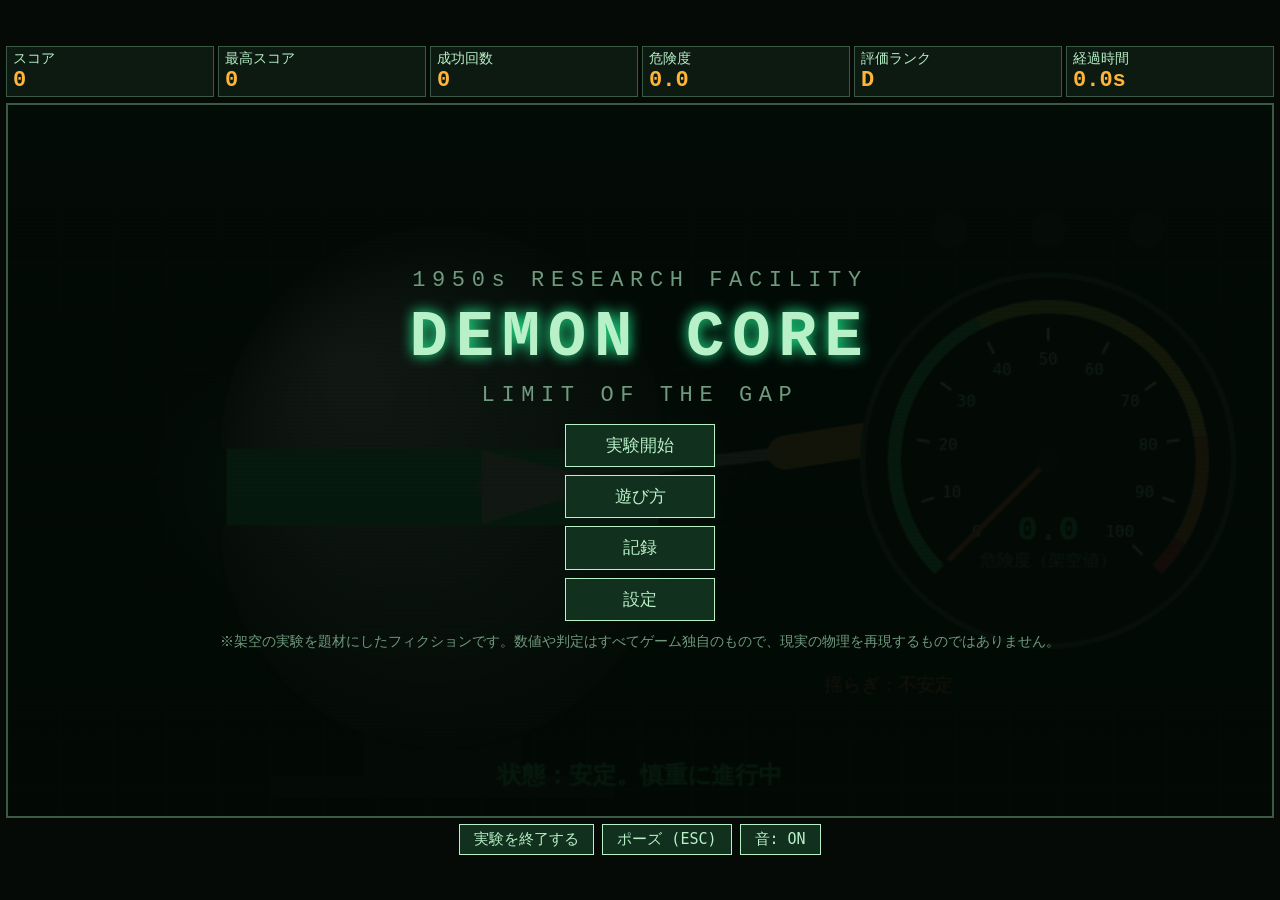
<file: games/DEMON CORE — 限界の隙間.html>
<!DOCTYPE html>
<html lang="ja"><head><meta charset="utf-8">
<meta name="viewport" content="width=device-width, initial-scale=1, viewport-fit=cover">
<title>DEMON CORE — 限界の隙間</title>
<style>
:root{color-scheme:dark;--bg:#050a07;--pn:#0d1a12;--ln:#3b5a46;--tx:#b8f0c8;--dim:#6f9a7d;--am:#ffb43a;--rd:#ff3b3b;box-sizing:border-box;padding-top:env(safe-area-inset-top,0px);padding-bottom:env(safe-area-inset-bottom,0px)}
html{scroll-padding-top:env(safe-area-inset-top,0px)}
*{box-sizing:border-box}
html,body{height:100%;margin:0;background:var(--bg);color:var(--tx);font-family:"Yu Gothic","Meiryo","Hiragino Sans",monospace,sans-serif;overflow:hidden}
#app{height:100%;display:flex;flex-direction:column;align-items:center;justify-content:center;gap:6px;padding:6px}
.w{width:min(100vw - 12px,(100vh - 130px)*16/9)}
#hud{display:grid;grid-template-columns:repeat(6,1fr);gap:4px}
.cell{background:var(--pn);border:1px solid var(--ln);padding:3px 6px;font-size:clamp(10px,1.2vw,14px)}
.cell b{display:block;font:bold clamp(13px,1.8vw,22px) "Courier New",monospace;color:var(--am)}
#stage{position:relative;aspect-ratio:16/9;border:2px solid var(--ln);background:#000}
canvas{width:100%;height:100%;display:block}
.screen{position:absolute;inset:0;background:rgba(3,10,6,.93);display:none;flex-direction:column;align-items:center;justify-content:center;gap:10px;padding:14px;text-align:center;overflow:auto;font-size:clamp(12px,1.5vw,17px);line-height:1.6}
.screen.on{display:flex}
h1{margin:0;font:bold clamp(28px,6vw,64px) "Courier New",monospace;letter-spacing:.12em;color:var(--tx);text-shadow:0 0 14px #2f9;line-height:1.1}
h2{margin:0;font-size:clamp(18px,2.6vw,30px);color:var(--am)}
.sub{font:clamp(12px,2vw,22px) "Courier New",monospace;letter-spacing:.3em;color:var(--dim)}
button{font:inherit;color:var(--tx);background:#12301e;border:1px solid var(--tx);padding:7px 20px;cursor:pointer;min-width:150px}
button:hover{background:#1d4d30}button.d{border-color:var(--rd);color:#ffd0d0;background:#3a1212}
button.sel{background:var(--tx);color:#031}
.row{display:flex;gap:8px;flex-wrap:wrap;justify-content:center}
#bar{display:flex;gap:8px;justify-content:center}
#bar button{min-width:0;padding:5px 14px;font-size:clamp(11px,1.3vw,15px)}
.txt{max-width:640px;text-align:left}.small{font-size:.8em;color:var(--dim)}
#res.fail h2{color:var(--rd)}
</style></head><body>
<div id="app">
<div id="hud" class="w">
<div class="cell">スコア<b id="hS">0</b></div><div class="cell">最高スコア<b id="hB">0</b></div>
<div class="cell">成功回数<b id="hO">0</b></div><div class="cell">危険度<b id="hD">0</b></div>
<div class="cell">評価ランク<b id="hR">D</b></div><div class="cell">経過時間<b id="hT">0.0s</b></div>
</div>
<div id="stage" class="w">
<canvas id="cv" width="960" height="540"></canvas>

<div id="title" class="screen on">
<div class="sub">1950s RESEARCH FACILITY</div>
<h1>DEMON CORE</h1><div class="sub">LIMIT OF THE GAP</div>
<div class="row" style="flex-direction:column;align-items:center;margin-top:6px">
<button id="bStart">実験開始</button><button id="bHow">遊び方</button><button id="bRec">記録</button><button id="bSet">設定</button></div>
<div class="small">※架空の実験を題材にしたフィクションです。数値や判定はすべてゲーム独自のもので、現実の物理を再現するものではありません。</div>
</div>

<div id="how" class="screen"><h2>遊び方</h2>
<div class="txt">
・クリックまたはSpaceキーでドライバーを押し込むと、隙間が少しずつ狭まっていきます。長押しすると一定の間隔で繰り返します。<br>
・隙間が狭まるほど危険度（0〜100）が上がり、高いほど得点倍率が増えます。<br>
・危険度60以上で倍率×2、80以上で×4、95以上で×8。得点は時間経過でも加算されます。<br>
・危険度は操作しないとゆっくり下がります。計器の「揺らぎ」が<b>安定</b>のときに操作すると上昇が小さく、<b>不安定</b>のときは大きく上がります。<br>
・「実験を終了する」で得点が確定し、危険度が高いほど高いランク（D〜S）と最終ボーナスを獲得します。<br>
・危険度100で実験事故。得点の半分を失い、「実験失敗」になります。<br>
・ESCキーでポーズ。ランダムイベントには演出のみのものと、危険度が実際に変わるもの（メッセージに【危険度変動】と表示）があります。</div>
<button class="back">戻る</button></div>

<div id="rec" class="screen"><h2>記録</h2><div id="recT" class="txt"></div><button class="back">戻る</button></div>

<div id="set" class="screen"><h2>設定</h2>
<div>難易度</div>
<div class="row"><button data-d="easy">EASY</button><button data-d="normal">NORMAL</button><button data-d="hard">HARD</button></div>
<div class="small" id="dDesc"></div>
<div>音量 <input type="range" id="vol" min="0" max="100"></div>
<label><input type="checkbox" id="mute"> ミュート</label>
<button class="back">戻る</button></div>

<div id="pause" class="screen"><h2>ポーズ中</h2>
<div class="row"><button id="pRes">再開</button><button id="pRet">リトライ</button><button id="pTit" class="d">タイトルへ</button></div></div>

<div id="res" class="screen"><h2 id="rH"></h2><div id="rT"></div>
<div class="row"><button id="rRet">リトライ</button><button id="rTit">タイトルに戻る</button></div>
<div class="row"><button id="shX">𝕏で結果を共有</button><button id="shCp">結果をコピー</button></div><div class="small" id="shMsg"></div></div>
</div>
<div id="bar" class="w"><button id="bEnd">実験を終了する</button><button id="bPause">ポーズ (ESC)</button><button id="bMute">音: ON</button></div>
</div>

<script>
"use strict";
const $=id=>document.getElementById(id);
const DIFF={easy:{inc:.7,sc:.8,rnd:.5,d:"危険度が上がりにくい初心者向け"},normal:{inc:1,sc:1,rnd:1,d:"標準的な難易度"},hard:{inc:1.3,sc:1.7,rnd:1.9,d:"変動が大きい上級者向け・得点倍率大"}};
const KEY="demoncore_save_v1";
let S={best:0,ok:0,acc:0,maxD:0,diff:"normal",vol:.6,mute:false,rank:{easy:[],normal:[],hard:[]}};
try{Object.assign(S,JSON.parse(localStorage.getItem(KEY)||"{}"))}catch(e){}
let shareTxt="";
function save(){try{localStorage.setItem(KEY,JSON.stringify(S))}catch(e){}}
function addRank(sc,ok){
  if(!S.rank)S.rank={};const a=S.rank[S.diff]=S.rank[S.diff]||[];
  if(sc<=0)return 0;
  const e={s:sc,ok:ok,r:Math.floor(runMax)};a.push(e);a.sort((x,y)=>y.s-x.s);a.length=Math.min(a.length,5);save();
  return a.indexOf(e)+1;
}
function rankTxt(p){return p?"<br>★ "+S.diff.toUpperCase()+" ランキング "+p+"位！":""}

/* ---------- audio ---------- */
let AC=null,master,droneG;
function initAudio(){
  if(AC){if(AC.state==="suspended")AC.resume();return}
  try{
    AC=new(window.AudioContext||window.webkitAudioContext)();
    master=AC.createGain();master.connect(AC.destination);applyVol();
    const o=AC.createOscillator(),f=AC.createBiquadFilter();droneG=AC.createGain();
    o.type="sawtooth";o.frequency.value=46;f.type="lowpass";f.frequency.value=150;droneG.gain.value=0;
    o.connect(f);f.connect(droneG);droneG.connect(master);o.start();
  }catch(e){AC=null}
}
function applyVol(){if(master)master.gain.value=S.mute?0:S.vol;$("bMute").textContent=S.mute?"音: OFF":"音: ON"}
function tone(f,d,type,v,sl){
  if(!AC)return;try{
  const t=AC.currentTime,o=AC.createOscillator(),g=AC.createGain();o.type=type||"square";o.frequency.setValueAtTime(f,t);
  if(sl)o.frequency.exponentialRampToValueAtTime(Math.max(20,f+sl),t+d);
  g.gain.setValueAtTime(v||.15,t);g.gain.exponentialRampToValueAtTime(.001,t+d);
  o.connect(g);g.connect(master);o.start(t);o.stop(t+d+.03);}catch(e){}
}
function noise(d,v){
  if(!AC)return;try{
  const n=Math.floor(AC.sampleRate*d),b=AC.createBuffer(1,n,AC.sampleRate),a=b.getChannelData(0);
  for(let i=0;i<n;i++)a[i]=(Math.random()*2-1)*(1-i/n);
  const s=AC.createBufferSource(),g=AC.createGain();g.gain.value=v;s.buffer=b;s.connect(g);g.connect(master);s.start();}catch(e){}
}
const clink=()=>{tone(1800+Math.random()*900,.12,"triangle",.14,-500);noise(.04,.08)};
const alarm=d=>tone(700+d*4,.12,"square",.1);

/* ---------- state ---------- */
let mode="title",danger=0,dispD=0,gap=1,score=0,time=0,runMax=0,lastAct=0,kick=0,flash=0,shake=0;
let evT=4,evMsg="",evMsgT=0,lamp=0,glitch=0,flick=0,noiseEv=0,alarmT=0,holdTimer=null,accTimer=null,sway=0;
const cv=$("cv"),ctx=cv.getContext("2d");

function mult(d){return d>=95?8:d>=80?4:d>=60?2:1}
function rank(d){return d>=95?"S":d>=80?"A":d>=60?"B":d>=40?"C":"D"}
function show(id){document.querySelectorAll(".screen").forEach(e=>e.classList.remove("on"));if(id)$(id).classList.add("on")}

function startGame(){
  clearTimeout(accTimer);stopHold();
  danger=0;dispD=0;gap=1;score=0;time=0;runMax=0;kick=0;flash=0;shake=0;evT=3+Math.random()*3;
  evMsg="";evMsgT=0;lamp=0;glitch=0;flick=0;noiseEv=0;alarmT=0;
  mode="play";show(null);initAudio();
}
function toTitle(){clearTimeout(accTimer);stopHold();mode="title";show("title")}
function msg(t,s){evMsg=t;evMsgT=s||3}

function act(){
  if(mode!=="play")return;
  const n=performance.now();if(n-lastAct<150)return;lastAct=n;
  const d=DIFF[S.diff];
  let inc=(2.2+Math.random()*3.6)*d.inc;
  inc*=Math.sin(sway)<0?.7:1.2;                    // タイミング要素
  inc*=1+(Math.random()-.5)*.6*d.rnd;
  danger+=inc;kick=1;clink();
  score+=Math.round(10*mult(danger)*d.sc*(1+inc/4));
  runMax=Math.max(runMax,Math.min(100,danger));
  if(danger>=100)accident();
}
function startHold(){stopHold();act();holdTimer=setInterval(act,220)}
function stopHold(){if(holdTimer){clearInterval(holdTimer);holdTimer=null}}

function finish(){
  if(mode!=="play")return;
  mode="over";stopHold();
  const fin=Math.round(score*(1+danger/100)),r=rank(danger);
  S.ok++;S.best=Math.max(S.best,fin);S.maxD=Math.max(S.maxD,Math.floor(runMax));save();score=fin;const pos=addRank(fin,true);shareTxt="DEMON CORE — 限界の隙間 ["+S.diff.toUpperCase()+"] 実験成功 ランク"+r+" / スコア"+fin+" / 危険度"+Math.floor(danger);$("shMsg").textContent="";
  tone(523,.25,"triangle",.2);setTimeout(()=>tone(659,.25,"triangle",.2),150);setTimeout(()=>tone(784,.5,"triangle",.2),300);
  $("res").classList.remove("fail");$("rH").textContent="実験成功 — ランク "+r;
  $("rT").innerHTML="最終スコア："+fin+"（終了ボーナス込み）<br>終了時の危険度："+Math.floor(danger)+"<br>最高到達危険度："+Math.floor(runMax)+rankTxt(pos);
  show("res");
}
function accident(){
  mode="over";stopHold();danger=100;runMax=100;flash=1;shake=1;
  const fin=Math.floor(score/2);score=fin;
  S.acc++;S.best=Math.max(S.best,fin);S.maxD=100;save();const pos=addRank(fin,false);shareTxt="DEMON CORE — 限界の隙間 ["+S.diff.toUpperCase()+"] 実験事故発生… 実験失敗 / スコア"+fin+" / 危険度100";$("shMsg").textContent="";
  for(let i=0;i<6;i++)setTimeout(()=>tone(500+i*160,.25,"sawtooth",.25,500),i*120);
  noise(1.2,.5);tone(90,1.5,"sawtooth",.3,-60);
  accTimer=setTimeout(()=>{
    $("res").classList.add("fail");$("rH").textContent="実験事故発生 — GAME OVER";
    $("rT").innerHTML="実験失敗（得点の半分を失いました）<br>最終スコア："+fin+"<br>今回の最高到達危険度：100"+rankTxt(pos);show("res");
  },1600);
}

function pauseGame(){if(mode==="play"){mode="pause";stopHold();show("pause")}}
function resume(){if(mode==="pause"){mode="play";show(null)}}

/* ---------- update ---------- */
function update(dt){
  const d=DIFF[S.diff];
  time+=dt;sway+=dt*3.1;
  danger=Math.max(0,danger-.7*dt);
  if(danger>=60)score+=dt*mult(danger)*5*d.sc;
  gap+=((1-Math.min(100,danger)/100)-gap)*Math.min(1,dt*6);
  evT-=dt;
  if(evT<=0){evT=3+Math.random()*(6/d.rnd+1);randomEvent()}
  if(danger>=60){alarmT-=dt;if(alarmT<=0){alarm(danger);alarmT=.9-(Math.min(danger,100)-60)/40*.75}}
  if(droneG)droneG.gain.setTargetAtTime(danger>=60?(danger-40)/60*.3:.05,AC.currentTime,.2);
}
function randomEvent(){
  const r=Math.random();
  if(r<.15){lamp=1.5;msg("警告ランプが点滅")}
  else if(r<.3){glitch=1;msg("計器の針が乱れた（表示のみ）")}
  else if(r<.45){flick=1.2;msg("研究室の照明がちらつく")}
  else if(r<.6){noiseEv=1.5;msg("通信ノイズ発生")}
  else if(r<.7){tone(300,.4,"sawtooth",.12,-120);msg("不明な警告音")}
  else if(r<.85){const v=2+Math.random()*3*DIFF[S.diff].rnd;danger+=v;kick=1;msg("【危険度変動】装置が振動：危険度 +"+v.toFixed(1),3.5);if(danger>=100)accident()}
  else if(danger>10){const v=2+Math.random()*3;danger=Math.max(0,danger-v);msg("【危険度変動】冷却装置作動：危険度 −"+v.toFixed(1),3.5)}
}

/* ---------- draw ---------- */
const zoneCol=d=>d>=95?"#ff2b2b":d>=80?"#ff8a2b":d>=60?"#ffd23a":d>=40?"#a6e04a":"#3fe07a";
function metal(cx,cy,r){const g=ctx.createRadialGradient(cx-r*.4,cy-r*.5,r*.1,cx,cy,r*1.1);g.addColorStop(0,"#d5dbd6");g.addColorStop(.5,"#7d8a82");g.addColorStop(1,"#1c2420");return g}
function draw(t){
  const W=960,H=540;ctx.save();
  let sh=(dispD>=80?(dispD-70)/30*5:0)+shake*14;
  ctx.translate((Math.random()-.5)*sh,(Math.random()-.5)*sh);
  let bg=ctx.createLinearGradient(0,0,0,H);bg.addColorStop(0,"#0a1a10");bg.addColorStop(1,"#020503");
  ctx.fillStyle=bg;ctx.fillRect(-20,-20,W+40,H+40);
  ctx.strokeStyle="rgba(60,110,75,.12)";ctx.lineWidth=1;
  for(let x=0;x<W;x+=40){ctx.beginPath();ctx.moveTo(x,0);ctx.lineTo(x,H);ctx.stroke()}
  for(let y=0;y<H;y+=40){ctx.beginPath();ctx.moveTo(0,y);ctx.lineTo(W,y);ctx.stroke()}
  // 装置
  const cx=330,cy=290,R=170,g=8+gap*50,col=zoneCol(dispD);
  ctx.fillStyle="#1a1f1c";ctx.fillRect(cx-60,cy+R-10,120,70);ctx.fillRect(cx-130,cy+R+50,260,16);
  ctx.save();ctx.shadowColor=col;ctx.shadowBlur=20+gap*50;ctx.fillStyle=col;
  ctx.fillRect(cx-R+6,cy-g/2,2*R-12,g);ctx.restore();
  ctx.fillStyle=metal(cx,cy,R);
  ctx.beginPath();ctx.arc(cx,cy+g/2,R,0,Math.PI);ctx.closePath();ctx.fill();
  ctx.beginPath();ctx.arc(cx,cy-g/2,R,Math.PI,2*Math.PI);ctx.closePath();ctx.fill();
  ctx.strokeStyle="rgba(0,0,0,.4)";ctx.lineWidth=3;ctx.beginPath();ctx.arc(cx,cy+g/2,R,0,Math.PI);ctx.stroke();ctx.beginPath();ctx.arc(cx,cy-g/2,R,Math.PI,2*Math.PI);ctx.stroke();
  // ドライバー
  const j=dispD>=60?Math.sin(t*50)*(dispD-55)/45*2:0,k=kick*10;
  ctx.save();ctx.translate(-k+j,0);ctx.lineCap="round";
  ctx.strokeStyle="#aab3ad";ctx.lineWidth=9;ctx.beginPath();ctx.moveTo(cx+30,cy);ctx.lineTo(cx+R+90,cy-26);ctx.stroke();
  ctx.strokeStyle="#e8a33a";ctx.lineWidth=26;ctx.beginPath();ctx.moveTo(cx+R+90,cy-26);ctx.lineTo(cx+R+190,cy-42);ctx.stroke();
  ctx.fillStyle="#d8dcd9";ctx.beginPath();ctx.moveTo(cx+R-40,cy-3);ctx.lineTo(cx+30,cy-g/2+1);ctx.lineTo(cx+30,cy+g/2-1);ctx.closePath();ctx.fill();
  ctx.restore();
  // メーター
  const mx=790,my=270,mr=125;
  ctx.fillStyle="#0b1510";ctx.strokeStyle="#3b5a46";ctx.lineWidth=4;ctx.beginPath();ctx.arc(mx,my,mr+16,0,7);ctx.fill();ctx.stroke();
  const a0=Math.PI*.75,span=Math.PI*1.5,zones=[[0,40,"#3fe07a"],[40,60,"#a6e04a"],[60,80,"#ffd23a"],[80,95,"#ff8a2b"],[95,100,"#ff2b2b"]];
  ctx.lineWidth=10;zones.forEach(z=>{ctx.strokeStyle=z[2];ctx.beginPath();ctx.arc(mx,my,mr-8,a0+z[0]/100*span,a0+z[1]/100*span);ctx.stroke()});
  ctx.strokeStyle="#cfe";ctx.lineWidth=2;ctx.fillStyle="#cfe";ctx.font="12px monospace";ctx.textAlign="center";
  for(let v=0;v<=100;v+=10){const a=a0+v/100*span,c=Math.cos(a),s=Math.sin(a);ctx.beginPath();ctx.moveTo(mx+c*(mr-24),my+s*(mr-24));ctx.lineTo(mx+c*(mr-34),my+s*(mr-34));ctx.stroke();ctx.fillText(v,mx+c*(mr-48),my+s*(mr-48)+4)}
  let na=a0+Math.min(100,dispD)/100*span;
  na+=(dispD>=60?Math.sin(t*45)*dispD/100*.05:0)+(glitch>0?Math.sin(t*60)*.5*glitch:0);
  ctx.strokeStyle="#ff5a3a";ctx.lineWidth=4;ctx.beginPath();ctx.moveTo(mx,my);ctx.lineTo(mx+Math.cos(na)*(mr-18),my+Math.sin(na)*(mr-18));ctx.stroke();
  ctx.fillStyle="#222";ctx.beginPath();ctx.arc(mx,my,9,0,7);ctx.fill();
  ctx.fillStyle=col;ctx.font="bold 26px 'Courier New',monospace";ctx.fillText(dispD.toFixed(1),mx,my+60);
  ctx.fillStyle="#6f9a7d";ctx.font="13px sans-serif";ctx.fillText("危険度（架空値）",mx,my+80);
  // ランプ
  const bl=Math.sin(t*(dispD>=80?24:10))>0;
  [[40,"#ffb43a",1],[60,"#ff3b3b",bl],[80,"#ff3b3b",bl&&dispD>=80]].forEach((l,i)=>{
    const on=(dispD>=l[0]&&l[2])||(lamp>0&&bl);ctx.fillStyle=on?l[1]:"#2a2f2c";
    ctx.save();if(on){ctx.shadowColor=l[1];ctx.shadowBlur=18}ctx.beginPath();ctx.arc(715+i*75,95,13,0,7);ctx.fill();ctx.restore()});
  // 揺らぎ
  const calm=Math.sin(sway)<0;ctx.font="14px sans-serif";ctx.fillStyle=calm?"#3fe07a":"#ff8a2b";ctx.textAlign="left";
  ctx.fillText("揺らぎ："+(calm?"安定（今が好機）":"不安定"),620,445);
  // メッセージ
  ctx.textAlign="center";ctx.font="bold 18px 'Yu Gothic',sans-serif";
  const band=dispD>=95?"限界領域 — 終了を推奨":dispD>=80?"極めて危険！":dispD>=60?"危険：警報作動中":dispD>=40?"注意：警告ランプ点灯":"状態：安定。慎重に進行中";
  ctx.fillStyle=evMsgT>0?"#ffe27a":col;ctx.fillText(evMsgT>0?evMsg:band,480,515);
  // 演出
  if(noiseEv>0||dispD>=60){const n=(dispD>=60?dispD/3:0)+(noiseEv>0?60:0);ctx.fillStyle="rgba(200,255,210,.25)";for(let i=0;i<n;i++)ctx.fillRect(Math.random()*W,Math.random()*H,Math.random()*30,1)}
  ctx.fillStyle="rgba(0,0,0,.12)";for(let y=0;y<H;y+=3)ctx.fillRect(0,y,W,1);
  if(flick>0&&Math.random()<.5){ctx.fillStyle="rgba(0,0,0,.6)";ctx.fillRect(0,0,W,H)}
  if(dispD>=95||mode==="over"&&danger>=100){ctx.fillStyle="rgba(255,0,0,"+(.12+.12*Math.sin(t*14))+")";ctx.fillRect(0,0,W,H);
    ctx.fillStyle="#ff4040";ctx.font="bold 34px 'Courier New',monospace";ctx.textAlign="center";ctx.fillText("▲ WARNING ▲",cx,70)}
  if(flash>0){ctx.fillStyle="rgba(255,255,255,"+Math.min(1,flash)+")";ctx.fillRect(0,0,W,H)}
  ctx.restore();
}

/* ---------- main loop ---------- */
let prev=performance.now();
function loop(n){
  const dt=Math.min(.05,(n-prev)/1000);prev=n;const t=n/1000;
  if(mode==="play")update(dt);
  dispD+=(danger-dispD)*Math.min(1,dt*8);
  kick=Math.max(0,kick-dt*6);flash=Math.max(0,flash-dt*1.8);shake=Math.max(0,shake-dt*.7);
  evMsgT=Math.max(0,evMsgT-dt);lamp=Math.max(0,lamp-dt);glitch=Math.max(0,glitch-dt);flick=Math.max(0,flick-dt);noiseEv=Math.max(0,noiseEv-dt);
  draw(t);
  $("hS").textContent=Math.floor(score);$("hB").textContent=Math.max(S.best,0);$("hO").textContent=S.ok;
  $("hD").textContent=Math.min(100,danger).toFixed(1);$("hR").textContent=rank(danger);$("hT").textContent=time.toFixed(1)+"s";
  requestAnimationFrame(loop);
}

/* ---------- UI wiring ---------- */
$("bStart").onclick=startGame;
$("bHow").onclick=()=>show("how");
$("bRec").onclick=()=>{
  let h="最高スコア："+S.best+"　成功："+S.ok+"回　事故："+S.acc+"回　最高到達危険度："+S.maxD+"<div style='display:grid;grid-template-columns:repeat(3,1fr);gap:10px;margin-top:10px;text-align:left'>";
  ["easy","normal","hard"].forEach(m=>{
    const a=(S.rank&&S.rank[m])||[];
    h+="<div><b style='color:var(--am)'>"+m.toUpperCase()+" ランキング</b><br>";
    if(!a.length)h+="<span class='small'>記録なし</span>";
    a.forEach((e,i)=>{h+=(i+1)+"位 "+e.s+" <span class='small'>"+(e.ok?"成功":"失敗")+" 危険度"+e.r+"</span><br>"});
    h+="</div>";
  });
  $("recT").style.maxWidth="900px";$("recT").innerHTML=h+"</div>";show("rec");
};
$("bSet").onclick=()=>{refreshSet();show("set")};
document.querySelectorAll(".back").forEach(b=>b.onclick=()=>show("title"));
function refreshSet(){document.querySelectorAll("[data-d]").forEach(b=>b.classList.toggle("sel",b.dataset.d===S.diff));$("dDesc").textContent=DIFF[S.diff].d;$("vol").value=Math.round(S.vol*100);$("mute").checked=S.mute}
document.querySelectorAll("[data-d]").forEach(b=>b.onclick=()=>{S.diff=b.dataset.d;save();refreshSet()});
$("vol").oninput=e=>{S.vol=e.target.value/100;save();applyVol()};
$("mute").onchange=e=>{S.mute=e.target.checked;save();applyVol()};
$("bMute").onclick=e=>{S.mute=!S.mute;save();applyVol();e.target.blur()};
$("bEnd").onclick=e=>{finish();e.target.blur()};
$("bPause").onclick=e=>{pauseGame();e.target.blur()};
$("pRes").onclick=resume;$("pRet").onclick=startGame;$("pTit").onclick=toTitle;
$("rRet").onclick=startGame;$("rTit").onclick=toTitle;
function shareUrl(){return "https://chiidu1023.github.io/chiidu-games/games/DEMON%20CORE%20%E2%80%94%20%E9%99%90%E7%95%8C%E3%81%AE%E9%9A%99%E9%96%93.html"}
function copyFallback(t,ok,ng){try{const a=document.createElement("textarea");a.value=t;document.body.appendChild(a);a.select();const r=document.execCommand("copy");a.remove();r?ok():ng()}catch(e){ng()}}
$("shX").onclick=()=>{
  const u="https://twitter.com/intent/tweet?text="+encodeURIComponent(shareTxt+"\n#DEMONCORE")+"&url="+encodeURIComponent(shareUrl());
  window.open(u,"_blank","noopener");
};
$("shCp").onclick=()=>{
  const t=shareTxt+" #DEMONCORE "+shareUrl();
  const ok=()=>{$("shMsg").textContent="コピーしました。SNSに貼り付けてください"},ng=()=>{$("shMsg").textContent="コピーできませんでした"};
  try{navigator.clipboard.writeText(t).then(ok,()=>copyFallback(t,ok,ng))}catch(e){copyFallback(t,ok,ng)}
};
cv.addEventListener("mousedown",e=>{if(e.button===0){initAudio();if(mode==="play")startHold()}});
window.addEventListener("mouseup",stopHold);
cv.addEventListener("mouseleave",stopHold);
window.addEventListener("keydown",e=>{
  if(e.code==="Space"&&mode==="play"){e.preventDefault();if(!e.repeat){initAudio();startHold()}}
  else if(e.code==="Escape"){e.preventDefault();mode==="play"?pauseGame():resume()}
});
window.addEventListener("keyup",e=>{if(e.code==="Space"){if(mode==="play")e.preventDefault();stopHold()}});
document.addEventListener("visibilitychange",()=>{if(document.hidden)pauseGame()});
window.addEventListener("blur",stopHold);
document.addEventListener("pointerdown",()=>{if(AC&&AC.state==="suspended")AC.resume()});
refreshSet();applyVol();requestAnimationFrame(loop);
</script></body></html>
</file>
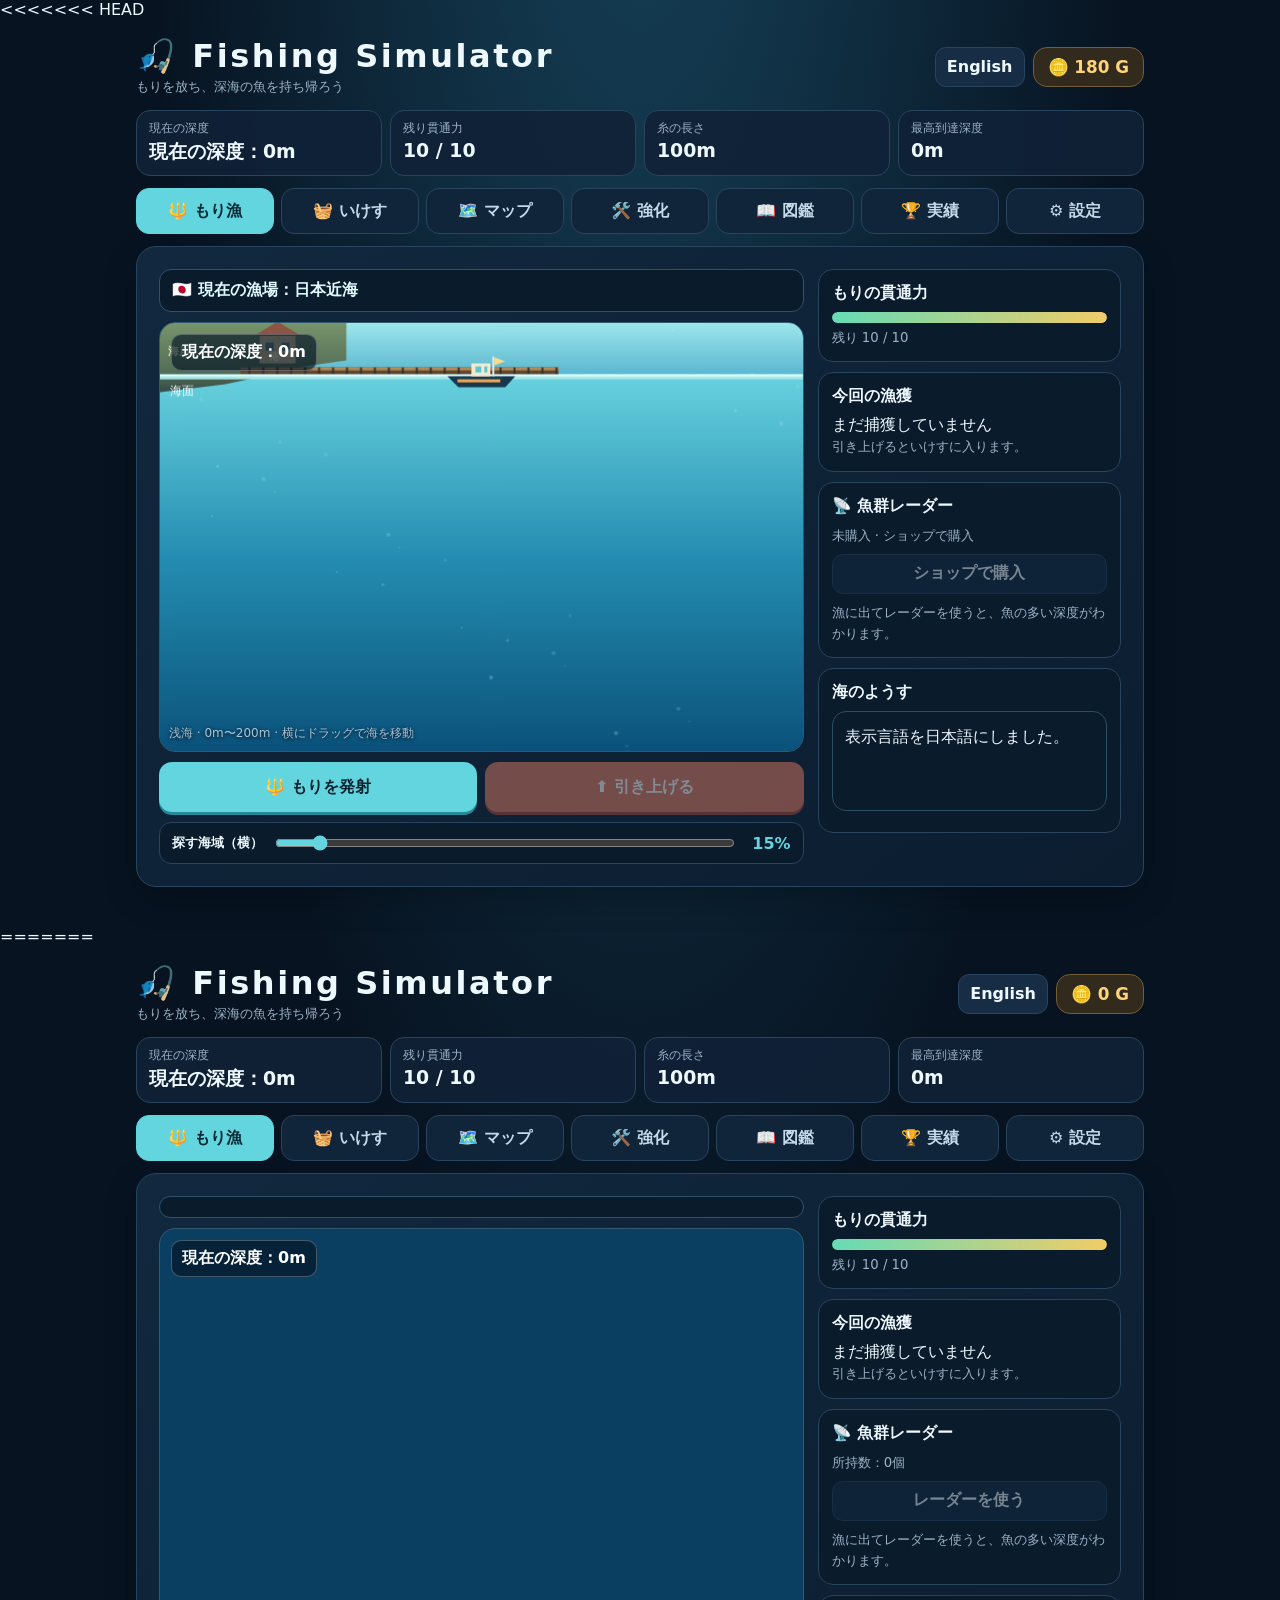
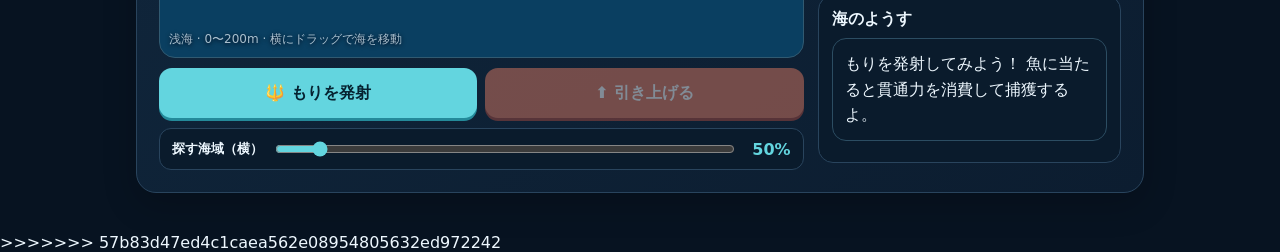
<file: games/Fishing Simulater.html>
<<<<<<< HEAD
<!DOCTYPE html>
<html lang="ja">
<head>
  <meta charset="utf-8">
  <meta name="viewport" content="width=device-width, initial-scale=1, viewport-fit=cover">
  <meta name="theme-color" content="#071d35">
  <title>Fishing Simulator</title>
  <style>
    :root {
      color-scheme: dark;
      --bg: #071321;
      --panel: #10243a;
      --panel2: #162d45;
      --line: #29445d;
      --ink: #eef8ff;
      --muted: #9bb3c6;
      --aqua: #63d5df;
      --gold: #ffd477;
      --red: #ff8787;
    }
    * { box-sizing: border-box; }
    body {
      margin: 0;
      min-height: 100vh;
      color: var(--ink);
      background: radial-gradient(ellipse at 50% -20%, #17445c 0, var(--bg) 55%);
      font-family: "Yu Gothic", "Hiragino Kaku Gothic ProN", system-ui, sans-serif;
    }
    button { font: inherit; cursor: pointer; }
    button:disabled { cursor: default; opacity: .48; }
    .app { width: min(1040px, 100%); margin: auto; padding: 18px 16px 40px; }
    header { display:flex; align-items:center; justify-content:space-between; gap:12px; margin-bottom:14px; }
    h1 { margin:0; font-size:clamp(1.4rem,4vw,2rem); letter-spacing:.08em; }
    .subtitle { margin-top:3px; color:var(--muted); font-size:.84rem; }
    .money { padding:9px 14px; border:1px solid #735f37; border-radius:14px; color:var(--gold); background:#322a1d; font-size:1.05rem; font-weight:900; white-space:nowrap; }
    .header-actions { display:flex; align-items:center; gap:8px; }
    .language-button { min-height:40px; padding:7px 11px; border:1px solid var(--line); border-radius:11px; color:var(--ink); background:var(--panel2); font-weight:800; }
    .stats { display:grid; grid-template-columns:repeat(4,1fr); gap:8px; margin-bottom:12px; }
    .stat { min-width:0; padding:10px 12px; border:1px solid var(--line); border-radius:14px; background:#102238e8; }
    .stat-label { display:block; color:var(--muted); font-size:.73rem; }
    .stat strong { display:block; margin-top:3px; font-size:clamp(.92rem,2.8vw,1.18rem); }
    .tabs { display:grid; grid-template-columns:repeat(7,1fr); gap:7px; margin:12px 0; }
    .tab { min-height:46px; border:1px solid var(--line); border-radius:13px; color:#c5d9e8; background:var(--panel); font-weight:800; }
    .tab.active { border-color:var(--aqua); color:#062a35; background:var(--aqua); }
    .panel { padding:clamp(14px,3vw,22px); border:1px solid var(--line); border-radius:20px; background:linear-gradient(145deg,#11283e,#0c1d30); box-shadow:0 12px 34px #0003; }
    .panel h2 { margin:0; font-size:1.25rem; }
    .dive-layout { display:grid; grid-template-columns:minmax(0,1.7fr) minmax(220px,.8fr); gap:14px; }
    .ocean-wrap { position:relative; min-width:0; }
    canvas { display:block; width:100%; height:430px; border:1px solid #315a71; border-radius:16px; background:#0a3f61; touch-action:pan-y; cursor:grab; }
    canvas.dragging { cursor:grabbing; }
    .depth-overlay { position:absolute; top:12px; left:12px; padding:7px 10px; border:1px solid #ffffff40; border-radius:10px; color:white; background:#041525a8; font-weight:800; pointer-events:none; }
    .super-fishing-banner { position:absolute; z-index:2; top:52px; left:50%; max-width:calc(100% - 24px); transform:translateX(-50%); padding:9px 16px; border:1px solid #ffe994; border-radius:14px; color:#fff5c4; background:linear-gradient(100deg,#922f15ed,#b35a13ed,#922f15ed); box-shadow:0 0 24px #ffd84caa; font-size:clamp(.8rem,3.6vw,1rem); font-weight:1000; text-align:center; white-space:nowrap; animation:super-fishing-pulse .7s ease-in-out infinite alternate; pointer-events:none; }
    @keyframes super-fishing-pulse { to { transform:translateX(-50%) scale(1.06); box-shadow:0 0 34px #ffd84cff; } }
    .scene-note { position:absolute; left:10px; bottom:10px; color:#e7f7ffb8; font-size:.75rem; text-shadow:0 1px 4px #001; pointer-events:none; }
    .controls { display:flex; gap:8px; margin-top:10px; }
    .aim-control { display:grid; grid-template-columns:auto minmax(80px,1fr) auto; align-items:center; gap:10px; margin-top:10px; padding:10px 12px; border:1px solid var(--line); border-radius:12px; background:#0a1b2c; }
    .aim-control label { font-size:.84rem; font-weight:800; white-space:nowrap; }
    .aim-control input { width:100%; accent-color:var(--aqua); }
    .aim-value { min-width:48px; color:var(--aqua); font-weight:900; text-align:right; }
    .action { flex:1; min-height:50px; border:0; border-radius:13px; color:#062331; background:var(--aqua); font-weight:900; box-shadow:0 3px 0 #248a9a; }
    .action.reel { color:#fff; background:#e47c62; box-shadow:0 3px 0 #a8493e; }
    .side { display:flex; flex-direction:column; gap:10px; }
    .side-card { padding:13px; border:1px solid var(--line); border-radius:15px; background:#0a1b2c; }
    .side-card h3 { margin:0 0 8px; font-size:.98rem; }
    .radar-use { width:100%; margin:8px 0; }
    .radar-results { line-height:1.7; }
    .bar { height:11px; overflow:hidden; margin:7px 0 4px; border-radius:9px; background:#263b4f; }
    .bar span { display:block; height:100%; width:100%; border-radius:inherit; background:linear-gradient(90deg,#65dbb5,#f2cc67); transition:width .2s; }
    .muted { color:var(--muted); font-size:.83rem; line-height:1.6; }
    .message { min-height:100px; padding:12px; border:1px solid #2c4d62; border-radius:14px; background:#0a1b2c; line-height:1.6; }
    .log { max-height:150px; overflow:auto; margin:8px 0 0; padding-left:20px; color:#bfd3e2; font-size:.78rem; }
    .log li { margin:4px 0; }
    .section-head { display:flex; align-items:center; justify-content:space-between; gap:8px; margin-bottom:12px; }
    .secondary, .sell-all, .reset {
      min-height:40px; padding:8px 13px; border:1px solid var(--line); border-radius:11px;
      color:var(--ink); background:var(--panel2); font-weight:800;
    }
    .sell-all { border-color:#b18b42; color:#ffdf99; background:#3a301f; }
    .fish-grid { display:grid; grid-template-columns:repeat(auto-fill,minmax(200px,1fr)); gap:10px; }
    .book-categories { display:flex; flex-wrap:wrap; gap:7px; margin:12px 0; }
    .book-category { min-height:38px; padding:7px 11px; border:1px solid var(--line); border-radius:10px; color:var(--ink); background:var(--panel2); font-weight:800; }
    .book-category.active { border-color:var(--aqua); color:#062a35; background:var(--aqua); }
    .book-pagination { display:flex; align-items:center; justify-content:center; gap:12px; margin:10px 0 14px; }
    .book-pagination button { min-height:38px; padding:6px 13px; border:1px solid var(--line); border-radius:10px; color:var(--ink); background:var(--panel2); font-weight:800; }
    .sound-toggle, .sound-volume { display:block; margin:12px 0; font-weight:800; }
    .sound-toggle input { width:18px; height:18px; vertical-align:middle; accent-color:var(--aqua); }
    .sound-volume input { display:block; width:100%; margin-top:9px; accent-color:var(--aqua); }
    .sound-previews { display:flex; flex-wrap:wrap; gap:8px; margin-top:12px; }
    .fish-card { position:relative; padding:12px; border:1px solid var(--line); border-radius:15px; background:#10243a; }
    .fish-card .emoji { float:left; margin-right:9px; font-size:2.1rem; }
    .fish-card strong { display:block; padding-top:3px; }
    .fish-card small { display:block; margin-top:4px; color:var(--muted); line-height:1.5; }
    .fish-card button { width:100%; min-height:36px; margin-top:9px; border:1px solid #836b3e; border-radius:10px; color:var(--gold); background:#30291d; font-weight:800; }
    .fish-card.unknown { min-height:130px; text-align:center; color:#7e94a6; background:#0b1a29; }
    .fish-card.unknown .emoji { float:none; display:block; margin:2px 0 5px; filter:brightness(0); opacity:.38; }
    .fish-card.unknown strong { color:#8092a2; }
    .achievement-card { min-height:150px; }
    .achievement-card.locked { opacity:.72; }
    .achievement-card .achievement-icon { float:left; margin-right:10px; font-size:2rem; }
    .achievement-card progress { width:100%; height:9px; margin-top:10px; accent-color:var(--gold); }
    .achievement-card .achievement-status { display:block; margin-top:7px; color:var(--muted); font-size:.78rem; }
    .badge { position:absolute; top:8px; right:8px; padding:2px 7px; border-radius:8px; color:#fff; background:#ed5765; font-size:.68rem; font-weight:900; }
    .rarity { display:inline-block; padding:2px 7px; border-radius:9px; font-size:.7rem; font-weight:800; }
    .rarity-0 { color:#b9edc8; background:#22543e; }
    .rarity-1 { color:#a9ddff; background:#174563; }
    .rarity-2 { color:#e2c2ff; background:#4b316d; }
    .rarity-3 { color:#ffe7a4; background:#684c19; }
    .shop-grid { display:grid; grid-template-columns:repeat(auto-fit,minmax(210px,1fr)); gap:10px; }
    .upgrade { padding:15px; border:1px solid var(--line); border-radius:15px; background:#10243a; }
    .upgrade h3 { margin:0 0 5px; }
    .upgrade p { min-height:43px; margin:0 0 10px; color:var(--muted); font-size:.83rem; }
    .upgrade button { width:100%; min-height:42px; border:0; border-radius:11px; color:#07202a; background:var(--aqua); font-weight:900; }
    .warning { margin-top:7px; color:var(--red); font-size:.77rem; }
    .world-map { position:relative; min-height:280px; margin:12px 0 16px; overflow:hidden; border:1px solid #315a71; border-radius:16px; background:linear-gradient(#17486a,#0d2c47); }
    .world-map svg { position:absolute; inset:0; width:100%; height:100%; opacity:.75; }
    .map-marker { position:absolute; z-index:1; width:40px; height:40px; padding:0; border:2px solid #b9f4f3; border-radius:50%; color:#f2ffff; background:#086b7ee8; font-size:1.2rem; font-weight:900; transform:translate(-50%,-50%); box-shadow:0 2px 12px #0018; }
    .map-marker.active { color:#142534; background:#ffd477; border-color:#fff0b0; }
    .destination-grid { display:grid; grid-template-columns:repeat(auto-fit,minmax(220px,1fr)); gap:10px; }
    .destination { padding:14px; border:1px solid var(--line); border-radius:15px; background:#10243a; }
    .destination.active { border-color:var(--aqua); box-shadow:0 0 0 1px #63d5df55; }
    .destination h3 { margin:0 0 6px; }
    .destination p { min-height:42px; margin:0 0 9px; color:var(--muted); font-size:.83rem; line-height:1.5; }
    .destination .muted { margin-bottom:9px; }
    .destination button { width:100%; min-height:40px; border:0; border-radius:10px; color:#07202a; background:var(--aqua); font-weight:900; }
    .current-location { margin:0 0 10px; padding:10px 12px; border:1px solid #2d5368; border-radius:12px; color:#dffbff; background:#0a1b2c; font-weight:800; }
    .completion { width:100%; height:12px; margin:10px 0 14px; overflow:hidden; border-radius:8px; background:#294157; }
    .completion span { display:block; height:100%; border-radius:inherit; background:linear-gradient(90deg,#49c8c0,#ffe27a); }
    .empty { padding:32px 12px; color:var(--muted); text-align:center; }
    .notice { position:fixed; z-index:5; top:16px; left:50%; max-width:calc(100% - 24px); padding:10px 16px; border:1px solid #6fcbd6; border-radius:13px; color:#fff; background:#102d40f2; text-align:center; box-shadow:0 8px 24px #0006; transform:translateX(-50%); animation:notice-in .2s ease-out; }
    .flash { position:fixed; z-index:4; inset:0; opacity:0; pointer-events:none; background:radial-gradient(circle,#fff9,#63e5ff55 35%,transparent 72%); }
    .flash.go { animation:flash .85s ease-out; }
    .flash.legend.go { background:radial-gradient(circle,#fff,#ffd477c9 25%,#b47cff8a 55%,transparent 78%); animation:flash 1.5s ease-out; }
    .credits { position:fixed; z-index:10; inset:0; display:grid; place-items:center; padding:16px; background:#020914ed; }
    .credits-window { position:relative; width:min(620px,100%); height:min(720px,90vh); overflow:hidden; border:1px solid #62d5df88; border-radius:20px; background:radial-gradient(ellipse at 50% 100%,#133e54,#061326 70%); text-align:center; }
    .credits-close { position:absolute; z-index:2; top:12px; right:12px; padding:8px 12px; border:1px solid #8fc9ce88; border-radius:10px; color:white; background:#10283de8; font-weight:800; }
    .credits-roll { position:absolute; top:100%; left:0; width:100%; padding:35px 24px 80px; animation:credits-scroll 42s linear forwards; }
    .credits-roll h2 { margin:20px 0 46px; color:#ffe39b; font-size:clamp(1.8rem,6vw,2.8rem); letter-spacing:.12em; }
    .credits-roll h3 { margin:36px 0 10px; color:#72e1e3; }
    .credits-roll p { margin:8px 0; color:#effaff; line-height:1.7; }
    .credits-roll a { color:#8ce8f0; text-decoration:underline; text-underline-offset:3px; }
    @keyframes credits-scroll { to { transform:translateY(-155%); } }
    @keyframes flash { 0%{opacity:0}18%{opacity:1}100%{opacity:0} }
    @keyframes notice-in { from{opacity:0;transform:translate(-50%,-8px)}to{opacity:1;transform:translate(-50%,0)} }
    [hidden] { display:none !important; }
    @media (max-width:680px) {
      .app { padding:12px 11px 28px; }
      .stats { grid-template-columns:repeat(2,1fr); }
      .dive-layout { grid-template-columns:1fr; }
      .side { display:grid; grid-template-columns:1fr 1fr; }
      .side-card:last-child { grid-column:1/-1; }
      canvas { height: min(64vh,390px); min-height:260px; }
      .fish-grid { grid-template-columns:repeat(2,minmax(0,1fr)); }
      .tabs { grid-template-columns:repeat(4,1fr); }
    }
    @media (max-width:380px) {
      .tabs { grid-template-columns:repeat(2,1fr); }
      .fish-grid { grid-template-columns:1fr; }
      .money { padding:8px 10px; }
    }
  </style>
</head>
<body>
  <div class="flash" id="flash" aria-hidden="true"></div>
  <div class="app">
    <header>
      <div><h1 id="gameTitle">🎣 Fishing Simulator</h1><div class="subtitle" id="subtitle">もりを放ち、深海の魚を持ち帰ろう</div></div>
      <div class="header-actions"><button class="language-button" id="languageButton" type="button">English</button><div class="money" id="money">🪙 0 G</div></div>
    </header>

    <section class="stats" aria-label="もりの状態">
      <div class="stat"><span class="stat-label">現在の深度</span><strong id="depthText">現在の深度：0m</strong></div>
      <div class="stat"><span class="stat-label">残り貫通力</span><strong id="powerText">10 / 10</strong></div>
      <div class="stat"><span class="stat-label">糸の長さ</span><strong id="lineText">100m</strong></div>
      <div class="stat"><span class="stat-label">最高到達深度</span><strong id="bestText">0m</strong></div>
    </section>

    <nav class="tabs" aria-label="ゲームメニュー">
      <button class="tab active" data-tab="dive">🔱 もり漁</button>
      <button class="tab" data-tab="bag">🧺 いけす</button>
      <button class="tab" data-tab="map">🗺️ マップ</button>
      <button class="tab" data-tab="shop">🛠️ 強化</button>
      <button class="tab" data-tab="book">📖 図鑑</button>
      <button class="tab" data-tab="achievements">🏆 実績</button>
      <button class="tab" data-tab="settings">⚙️ 設定</button>
    </nav>

    <section class="panel" id="mapPanel" hidden>
      <div class="section-head"><div><h2 id="mapHeading">🗺️ 世界の漁場</h2><div class="muted" id="mapDescription">地図から行きたい海域を選ぼう。</div></div></div>
      <div class="world-map" id="worldMap" aria-label="世界の漁場マップ"></div>
      <div class="destination-grid" id="destinationGrid"></div>
    </section>

    <section class="panel" id="divePanel">
      <div class="dive-layout">
        <div>
          <div class="current-location" id="currentLocation"></div>
          <div class="ocean-wrap">
            <canvas id="ocean" aria-label="海中を横から見るもり漁の画面"></canvas>
            <div class="depth-overlay" id="canvasDepth">現在の深度：0m</div>
            <div class="super-fishing-banner" id="superFishingBanner" hidden>🎰 スーパーフィッシングタイム！ 🎰</div>
            <div class="scene-note" id="zoneLabel">浅海 · 0〜200m · 横にドラッグで海を移動</div>
          </div>
          <div class="controls">
            <button class="action" id="launchButton">🔱 もりを発射</button>
            <button class="action reel" id="reelButton" disabled>⬆ 引き上げる</button>
          </div>
          <div class="aim-control">
            <label for="aimSlider">探す海域（横）</label>
            <input id="aimSlider" type="range" min="8" max="92" step="1" value="15" aria-label="船で探す海域">
            <output class="aim-value" id="aimValue" for="aimSlider">50%</output>
          </div>
        </div>
        <aside class="side">
          <div class="side-card">
            <h3>もりの貫通力</h3>
            <div class="bar"><span id="powerBar"></span></div>
            <div class="muted" id="powerDetail">残り 10 / 10</div>
          </div>
          <div class="side-card">
            <h3>今回の漁獲</h3>
            <div id="tripCount">まだ捕獲していません</div>
            <div class="muted" id="tripValue">引き上げるといけすに入ります。</div>
          </div>
          <div class="side-card radar-card">
            <h3>📡 魚群レーダー</h3>
            <div class="muted" id="radarInventory">所持数：0個</div>
            <button class="secondary radar-use" id="radarButton" disabled>レーダーを使う</button>
            <div class="radar-results muted" id="radarResults" aria-live="polite">漁に出てレーダーを使うと、魚の多い深度がわかります。</div>
          </div>
          <div class="side-card">
            <h3>海のようす</h3>
            <div class="message" id="message" aria-live="polite">もりを発射してみよう！ 魚に当たると貫通力を消費して捕獲するよ。</div>
            <ul class="log" id="log" aria-label="漁の記録"></ul>
          </div>
        </aside>
      </div>
    </section>

    <section class="panel" id="bagPanel" hidden>
      <div class="section-head"><div><h2>🧺 いけす・売却</h2><div class="muted" id="bagSummary"></div></div><button class="sell-all" id="sellAll">まとめて売る</button></div>
      <div class="fish-grid" id="bagGrid"></div>
    </section>

    <section class="panel" id="shopPanel" hidden>
      <div class="section-head"><div><h2>🛠️ 漁具の強化</h2><div class="muted">購入するとすぐに性能へ反映されます。</div></div><div class="money" id="shopMoney">🪙 0 G</div></div>
      <div class="shop-grid" id="shopGrid"></div>
    </section>

    <section class="panel" id="bookPanel" hidden>
      <div class="section-head"><div><h2>📖 深海魚図鑑</h2><div class="muted">生息深度に合った魚だけが海中に現れます。</div></div><strong id="bookProgress">0%</strong></div>
      <div class="completion"><span id="completionBar" style="width:0%"></span></div>
      <div class="book-categories" id="bookCategories" aria-label="図鑑の分類"></div>
      <div class="book-pagination" id="bookPagination"></div>
      <div class="fish-grid" id="bookGrid"></div>
      <button class="secondary" id="replayCredits" type="button" hidden>エンドクレジットを見る</button>
      <button class="reset" id="resetButton">セーブデータをリセット</button>
    </section>

    <section class="panel" id="achievementsPanel" hidden>
      <div class="section-head"><div><h2 id="achievementsHeading">🏆 実績</h2><div class="muted" id="achievementSummary"></div></div></div>
      <div class="completion"><span id="achievementProgress" style="width:0%"></span></div>
      <div class="fish-grid" id="achievementGrid"></div>
    </section>

    <section class="panel" id="settingsPanel" hidden>
      <div class="section-head"><div><h2 id="settingsHeading">⚙️ 設定</h2><div class="muted" id="settingsDescription">ゲームの設定とエンドクレジットを確認できます。</div></div></div>
      <article class="upgrade">
        <h3 id="creditsSettingTitle">🎬 エンドクレジット</h3>
        <p id="creditsSettingDescription">ゲームのエンドクレジットをいつでも再生できます。</p>
        <button class="secondary" id="settingsReplayCredits" type="button">エンドクレジットを見る</button>
      </article>
      <article class="upgrade">
        <h3 id="bgmSettingTitle">🎼 BGM</h3>
        <p id="bgmSettingDescription">通常時とスーパーフィッシングタイムのBGMを個別に設定できます。</p>
        <label class="sound-toggle"><input id="bgmEnabled" type="checkbox" checked> <span id="bgmEnabledLabel">BGMを有効にする</span></label>
        <label class="sound-toggle"><input id="ambientBgmEnabled" type="checkbox" checked> <span id="ambientBgmLabel">通常時ののどかなBGM</span></label>
        <label class="sound-toggle"><input id="superBgmEnabled" type="checkbox" checked> <span id="superBgmLabel">スーパーフィッシングタイムのBGM</span></label>
        <label class="sound-volume" for="bgmVolume"><span id="bgmVolumeLabel">BGMの音量：70%</span>
          <input id="bgmVolume" type="range" min="0" max="100" step="1" value="70">
        </label>
      </article>
      <article class="upgrade">
        <h3 id="soundSettingTitle">🔊 効果音</h3>
        <p id="soundSettingDescription">効果音をBGMとは別にオン・オフし、音量を調整できます。</p>
        <label class="sound-toggle"><input id="soundEnabled" type="checkbox" checked> <span id="soundEnabledLabel">効果音を有効にする</span></label>
        <label class="sound-volume" for="soundVolume"><span id="soundVolumeLabel">効果音の音量：100%</span>
          <input id="soundVolume" type="range" min="0" max="100" step="1" value="100">
        </label>
        <button class="secondary" id="soundTest" type="button">効果音を試聴</button>
        <p id="raritySoundPreviewLabel">レアリティ別の捕獲音を試聴：</p>
        <div class="sound-previews">
          <button class="secondary" type="button" data-sound-preview="0">ノーマル</button>
          <button class="secondary" type="button" data-sound-preview="1">レア</button>
          <button class="secondary" type="button" data-sound-preview="2">激レア</button>
          <button class="secondary" type="button" data-sound-preview="3">伝説</button>
        </div>
      </article>
    </section>
  </div>
  <div class="notice" id="notice" role="status" hidden></div>
  <div class="credits" id="credits" hidden role="dialog" aria-modal="true" aria-labelledby="creditsTitle">
    <div class="credits-window">
      <button class="credits-close" id="creditsClose" type="button">閉じる</button>
      <div class="credits-roll" id="creditsRoll">
        <h2 id="creditsTitle">Fishing Simulator</h2>
        <p id="creditsComplete"></p>
        <h3 id="creditsThanks"></h3>
        <p>Fishing Simulator</p>
        <p id="creditsFishCount"></p>
        <h3 id="creditsCreatorHeading"></h3>
        <p id="creditsCreator"></p>
        <h3 id="creditsGithubHeading"></h3>
        <p><a href="https://github.com/chiidu1023" target="_blank" rel="noopener noreferrer">github.com/chiidu1023</a></p>
        <h3 id="creditsThanksHeading"></h3>
        <p id="creditsThanksText"></p>
        <h2 id="creditsEnd"></h2>
      </div>
    </div>
  </div>

  <script>
    'use strict';

    const SPECIES = [
      {id:'sardine',name:'マイワシ',emoji:'🐟',min:0,max:120,hard:1,price:18,rarity:0,size:[12,25],desc:'群れで泳ぐ小型の回遊魚。浅い海の代表選手。'},
      {id:'horse_mackerel',name:'マアジ',emoji:'🐟',min:0,max:200,hard:2,price:28,rarity:0,size:[15,50],desc:'沿岸から沖合まで広く暮らす、おなじみの魚。'},
      {id:'mackerel',name:'マサバ',emoji:'🐟',min:0,max:200,hard:2,price:34,rarity:0,size:[25,55],desc:'群れで海を回遊する、背中の模様が美しい魚。'},
      {id:'anchovy',name:'カタクチイワシ',emoji:'🐟',min:0,max:150,hard:1,price:15,rarity:0,size:[8,18],desc:'小さな体で大きな群れを作り、海の食物連鎖を支える。'},
      {id:'sea_bream',name:'マダイ',emoji:'🐠',min:10,max:200,hard:4,price:95,rarity:1,size:[30,90],desc:'岩礁や砂地にすむ、鮮やかな赤色の魚。'},
      {id:'yellowtail',name:'ブリ',emoji:'🐟',min:0,max:200,hard:5,price:130,rarity:1,size:[40,100],desc:'成長に合わせて名前が変わる大型の回遊魚。'},
      {id:'tuna',name:'クロマグロ',emoji:'🐟',min:50,max:500,hard:7,price:220,rarity:1,size:[80,250],desc:'高速で泳ぐ外洋の大型魚。温かい海を回遊する。'},
      {id:'swordfish',name:'メカジキ',emoji:'🗡️',min:100,max:800,hard:8,price:250,rarity:2,size:[100,300],desc:'長い吻を持つ、外洋を泳ぐ力強い魚。'},
      {id:'mahi',name:'シイラ',emoji:'🐠',min:0,max:150,hard:4,price:100,rarity:1,size:[50,180],desc:'暖かい表層を泳ぐ、色鮮やかな魚。'},
      {id:'flyingfish',name:'トビウオ',emoji:'🐟',min:0,max:100,hard:1,price:42,rarity:0,size:[20,35],desc:'大きな胸びれで海面から滑空する。'},
      {id:'lantern',name:'キンメダイ',emoji:'🐠',min:200,max:800,hard:3,price:180,rarity:1,size:[25,55],desc:'水深200〜800mほどに暮らす、赤い深場の魚。'},
      {id:'blackthroat',name:'ノドグロ',emoji:'🐟',min:100,max:600,hard:3,price:210,rarity:1,size:[20,50],desc:'深い岩礁域にすむ高級魚。口の中が黒い。'},
      {id:'sablefish',name:'ギンダラ',emoji:'🐟',min:200,max:1500,hard:4,price:175,rarity:1,size:[40,100],desc:'北の深い海に暮らす、脂ののった魚。'},
      {id:'oarfish',name:'リュウグウノツカイ',emoji:'🐉',min:200,max:1000,hard:5,price:520,rarity:2,size:[300,900],desc:'細長い体を持つ深海魚。海面近くで見つかることも。'},
      {id:'coelacanth',name:'シーラカンス',emoji:'🐟',min:100,max:700,hard:9,price:950,rarity:3,size:[100,200],desc:'深い岩穴にひそむ「生きた化石」と呼ばれる魚。'},
      {id:'angler',name:'チョウチンアンコウ',emoji:'🏮',min:200,max:2500,hard:6,price:430,rarity:2,size:[20,120],desc:'頭の先の発光器で獲物をおびき寄せる。'},
      {id:'goblin',name:'ミツクリザメ',emoji:'🦈',min:200,max:1300,hard:8,price:700,rarity:2,size:[200,500],desc:'深海にすむ珍しいサメ。長く突き出た吻が特徴。'},
      {id:'giant_squid',name:'ダイオウイカ',emoji:'🦑',min:200,max:1000,hard:10,price:1200,rarity:3,size:[500,1300],desc:'深海に暮らす巨大なイカ。大きな目で暗闇を見る。'},
      {id:'vampire',name:'コウモリダコ',emoji:'🦇',min:600,max:1200,hard:2,price:620,rarity:2,size:[15,30],desc:'酸素の少ない深海に適応した小さな頭足類。'},
      {id:'dragonfish',name:'ホウライエソ',emoji:'🐲',min:200,max:2000,hard:6,price:500,rarity:2,size:[15,40],desc:'鋭い歯と発光器を持つ深海の捕食者。'},
      {id:'fangtooth',name:'オニキンメ',emoji:'🐡',min:200,max:5000,hard:7,price:480,rarity:2,size:[10,20],desc:'体に対して大きな歯を持つ深海魚。'},
      {id:'grenadier',name:'ソコダラ',emoji:'🐟',min:500,max:5000,hard:3,price:300,rarity:1,size:[30,100],desc:'深い海底を探りながら暮らす魚の仲間。'},
      {id:'sleeper_shark',name:'オンデンザメ',emoji:'🦈',min:200,max:2000,hard:12,price:1250,rarity:3,size:[200,700],desc:'冷たい深海をゆっくり泳ぐ大型のサメ。'},
      {id:'isopod',name:'ダイオウグソクムシ',emoji:'🪲',min:170,max:2140,hard:8,price:850,rarity:2,size:[20,50],desc:'海底に沈んだ生き物を食べる巨大な甲殻類。'},
      {id:'blobfish',name:'ニュウドウカジカ',emoji:'🐡',min:600,max:1200,hard:2,price:760,rarity:2,size:[20,40],desc:'深海の高い水圧に適応した、やわらかな体の魚。'},
      {id:'snailfish',name:'シンカイヨロイダラ',emoji:'🐟',min:3000,max:7000,hard:4,price:1450,rarity:2,size:[10,35],desc:'数千メートルの深海底で見つかる小型の魚。'},
      {id:'rattail',name:'ヨロイイタチウオ',emoji:'🐟',min:1000,max:4000,hard:5,price:720,rarity:1,size:[30,80],desc:'深い海底付近を泳ぐ、細長い魚。'},
      {id:'black_swallow',name:'クロボウズギス',emoji:'🐠',min:500,max:3000,hard:5,price:630,rarity:2,size:[15,30],desc:'大きく伸びる胃を持つ深海の待ち伏せ名人。'},
      {id:'tripodfish',name:'ミツマタヤリウオ',emoji:'🐟',min:1000,max:4500,hard:3,price:960,rarity:2,size:[20,40],desc:'長いひれを海底につき、獲物を待つ魚。'},
      {id:'glass_squid',name:'ユウレイイカ',emoji:'🦑',min:300,max:1500,hard:3,price:540,rarity:1,size:[20,60],desc:'透明感のある体で深い海を漂うイカ。'},
      {id:'colossal_squid',name:'ダイオウホウズキイカ',emoji:'🦑',min:400,max:2000,hard:14,price:1900,rarity:3,size:[600,1400],desc:'南極の深海にすむ、巨大なイカの仲間。'},
      {id:'hadal_snailfish',name:'マリアナスネイルフィッシュ',emoji:'🐟',min:6000,max:8200,hard:5,price:2600,rarity:2,size:[8,25],desc:'マリアナ海溝の深い場所で確認された魚。'},
      {id:'hadal_amphipod',name:'ヨコエビ',emoji:'🦐',min:6000,max:11000,hard:1,price:1700,rarity:1,size:[2,8],desc:'超深海にも生息する小さな甲殻類。'},
      {id:'hadal_cucumber',name:'深海ナマコ',emoji:'🪸',min:4000,max:11000,hard:2,price:2300,rarity:2,size:[10,40],desc:'海溝の底で有機物を食べて暮らす。'},
      {id:'abyssal_ghost',name:'深淵のゴーストフィッシュ',emoji:'👻',min:7000,max:10500,hard:7,price:4800,rarity:3,size:[40,180],desc:'記録のない超深海にすむという、半透明の幻魚。'},
      {id:'mariana_dragon',name:'マリアナ深海竜',emoji:'🐲',min:8500,max:11000,hard:16,price:9800,rarity:3,size:[300,1200],desc:'海溝最深部に眠ると伝わる、伝説の巨大魚。'},
      {id:'abyssal_crown',name:'深海王の冠魚',emoji:'👑',min:10000,max:11000,hard:22,price:18000,rarity:3,size:[500,1800],desc:'世界の底に君臨するという、幻の伝説魚。'},
      {id:'bonito',name:'カツオ',emoji:'🐟',min:0,max:300,hard:4,price:85,rarity:0,size:[40,100],desc:'暖かい海を群れで回遊する、泳ぎの速い魚。'},
      {id:'salmon',name:'サケ',emoji:'🐟',min:0,max:400,hard:5,price:115,rarity:1,size:[50,100],desc:'海と川を行き来する回遊魚。秋に沿岸へ近づく。'},
      {id:'flounder',name:'ヒラメ',emoji:'🐠',min:10,max:200,hard:3,price:105,rarity:1,size:[30,90],desc:'砂地に身を隠して獲物を待つ、平たい魚。'},
      {id:'barracuda',name:'オニカマス',emoji:'🐟',min:0,max:300,hard:7,price:170,rarity:2,size:[60,180],desc:'鋭い歯と細長い体を持つ、暖かい海の捕食魚。'},
      {id:'rockfish',name:'メバル',emoji:'🐠',min:20,max:150,hard:3,price:75,rarity:0,size:[15,35],desc:'沿岸の岩場や海藻の間に暮らす魚。'},
      {id:'barreleye',name:'デメニギス',emoji:'👁️',min:400,max:2500,hard:2,price:880,rarity:2,size:[10,20],desc:'頭部が透き通り、筒状の目を持つ深海魚。'},
      {id:'gulper_eel',name:'フクロウナギ',emoji:'🐍',min:500,max:3000,hard:5,price:1050,rarity:2,size:[60,100],desc:'大きく開く袋状の口を持つ、細長い深海魚。'},
      {id:'hatchetfish',name:'ムネエソ',emoji:'🐟',min:200,max:1500,hard:2,price:390,rarity:1,size:[5,12],desc:'銀色に光る体と発光器を持つ小さな深海魚。'},
      {id:'cookiecutter',name:'ダルマザメ',emoji:'🦈',min:100,max:3500,hard:4,price:1350,rarity:2,size:[35,55],desc:'小型ながら大きな吸盤状の口を持つ深海性のサメ。'},
      {id:'frilled_shark',name:'ラブカ',emoji:'🦈',min:300,max:1500,hard:8,price:1550,rarity:3,size:[120,200],desc:'細長い体と並んだ鰓が特徴の、珍しい深海性のサメ。'},
      {id:'sea_pig',name:'センジュナマコ',emoji:'🪸',min:1000,max:6000,hard:1,price:1100,rarity:1,size:[5,20],desc:'海底を歩くように移動する、深海性のナマコ。'},
      {id:'giant_spider_crab',name:'タカアシガニ',emoji:'🦀',min:50,max:600,hard:10,price:520,rarity:2,size:[80,400],desc:'長い脚を持つ大型のカニ。日本近海の深場に暮らす。'},
      {id:'abyssal_ray',name:'深海ヒカリエイ',emoji:'✨',min:5000,max:9500,hard:6,price:6200,rarity:3,size:[100,500],desc:'深海の暗闇で青白く輝くという、幻のエイ。'},
      {id:'japanese_eel',name:'ニホンウナギ',emoji:'🐍',min:100,max:700,hard:3,price:260,rarity:1,size:[30,100],desc:'日本近海から遠い海へ回遊して産卵するウナギ。'},
      {id:'japanese_puffer',name:'トラフグ',emoji:'🐡',min:10,max:300,hard:5,price:420,rarity:2,size:[30,80],desc:'日本近海の沿岸に暮らす、しま模様が特徴のフグ。'},
      {id:'japanese_squid',name:'アオリイカ',emoji:'🦑',min:10,max:200,hard:2,price:190,rarity:1,size:[20,50],desc:'日本近海の沿岸に多い、大きなひれを持つイカ。'},
      {id:'clownfish',name:'カクレクマノミ',emoji:'🐠',min:1,max:40,hard:1,price:150,rarity:1,size:[6,12],desc:'サンゴ礁のイソギンチャクと共生する小さな魚。'},
      {id:'humphead_wrasse',name:'メガネモチノウオ',emoji:'🐟',min:10,max:100,hard:9,price:1800,rarity:3,size:[60,200],desc:'サンゴ礁に暮らす大型のベラ。額のこぶが特徴。'},
      {id:'reef_manta',name:'オニイトマキエイ',emoji:'🦈',min:20,max:1000,hard:8,price:2100,rarity:2,size:[300,700],desc:'熱帯の暖かな海を回遊する、巨大なマンタ。'},
      {id:'atlantic_cod',name:'タイセイヨウダラ',emoji:'🐟',min:20,max:600,hard:4,price:230,rarity:0,size:[50,150],desc:'北大西洋の冷たい海で群れを作る重要な魚。'},
      {id:'atlantic_halibut',name:'タイセイヨウオヒョウ',emoji:'🐠',min:50,max:1500,hard:8,price:1250,rarity:2,size:[100,250],desc:'北大西洋の海底に暮らす大型のカレイの仲間。'},
      {id:'greenland_shark',name:'ニシオンデンザメ',emoji:'🦈',min:200,max:2000,hard:13,price:2600,rarity:3,size:[300,700],desc:'北大西洋の極寒の深海をゆっくり泳ぐ大型のサメ。'},
      {id:'vent_crab',name:'熱水噴出孔の白ガニ',emoji:'🦀',min:1500,max:4000,hard:6,price:2300,rarity:2,size:[10,25],desc:'中央海嶺の熱水噴出孔の近くに集まる白いカニ。'},
      {id:'ridge_octopus',name:'海嶺ダンボダコ',emoji:'🐙',min:1000,max:4500,hard:4,price:2900,rarity:2,size:[20,60],desc:'中央海嶺の深い斜面を漂う、耳のようなひれを持つタコ。'},
      {id:'ridge_glassfish',name:'海嶺のガラスウオ',emoji:'✨',min:2500,max:6500,hard:3,price:5400,rarity:3,size:[8,30],desc:'中央海嶺の暗闇にだけ現れるという、透き通った魚。'},
      {id:'mariana_dumbo',name:'マリアナダンボダコ',emoji:'🐙',min:4000,max:7000,hard:5,price:3600,rarity:2,size:[20,40],desc:'マリアナ海溝の深い斜面で確認された小型のタコ。'},
      {id:'mariana_snailfish',name:'マリアナ紫ヨコエビウオ',emoji:'🐟',min:8000,max:10000,hard:6,price:8200,rarity:3,size:[12,35],desc:'海溝の最深部近くに生息するという、紫色の幻魚。'},
      {id:'trench_phantom',name:'海溝の幻灯魚',emoji:'🔮',min:9500,max:11000,hard:10,price:15000,rarity:3,size:[30,120],desc:'マリアナ海溝の底で青白く光ると伝わる伝説の魚。'}
    ];

    const ENGLISH_FISH = {
      sardine:['Japanese Sardine','A small schooling fish and a familiar sight in shallow waters.'],
      horse_mackerel:['Japanese Horse Mackerel','A familiar coastal fish found from shore to offshore waters.'],
      mackerel:['Chub Mackerel','A beautiful-backed fish that travels in schools.'],
      anchovy:['Japanese Anchovy','Tiny fish that form large schools and support the marine food web.'],
      sea_bream:['Red Seabream','A vivid red fish that lives around reefs and sandy bottoms.'],
      yellowtail:['Japanese Amberjack','A large migratory fish whose name changes as it grows.'],
      tuna:['Pacific Bluefin Tuna','A fast-swimming ocean giant that migrates through warm waters.'],
      swordfish:['Swordfish','A powerful open-ocean fish with a long bill.'],
      mahi:['Mahi-mahi','A colorful fish that swims in warm surface waters.'],
      flyingfish:['Flying Fish','Glides above the sea using its large pectoral fins.'],
      lantern:['Splendid Alfonsino','A red deep-water fish found around 200–800 meters.'],
      blackthroat:['Blackthroat Seaperch','A prized deep-reef fish with a black mouth.'],
      sablefish:['Sablefish','An oil-rich fish that lives in cold northern waters.'],
      oarfish:['Oarfish','A long, slender deep-sea fish sometimes seen near the surface.'],
      coelacanth:['Coelacanth','A fish called a living fossil that hides in deep caves.'],
      angler:['Deep-sea Anglerfish','Lures prey with a glowing appendage on its head.'],
      goblin:['Goblin Shark','A rare deep-sea shark with a long, protruding snout.'],
      giant_squid:['Giant Squid','A deep-sea giant with large eyes adapted to darkness.'],
      vampire:['Vampire Squid','A small cephalopod adapted to oxygen-poor deep waters.'],
      dragonfish:['Stoplight Loosejaw','A deep-sea predator with sharp teeth and light organs.'],
      fangtooth:['Fangtooth Fish','A deep-sea fish with unusually large teeth for its body.'],
      grenadier:['Grenadier','A fish that probes and forages along the deep seafloor.'],
      sleeper_shark:['Pacific Sleeper Shark','A large shark that swims slowly through cold deep waters.'],
      isopod:['Giant Isopod','A giant crustacean that feeds on animals fallen to the seafloor.'],
      blobfish:['Blobfish','A soft-bodied fish adapted to the high pressure of the deep.'],
      snailfish:['Deep-sea Snailfish','A small fish found thousands of meters below the surface.'],
      rattail:['Armored Cusk','A slender fish that swims near the deep seafloor.'],
      black_swallow:['Black Swallower','An ambush predator with a remarkably expandable stomach.'],
      tripodfish:['Tripod Fish','Waits for prey while resting on long fin rays on the seafloor.'],
      glass_squid:['Glass Squid','A translucent squid drifting through deep water.'],
      colossal_squid:['Colossal Squid','A giant squid relative that lives in the Antarctic deep.'],
      hadal_snailfish:['Mariana Snailfish','A fish observed in the depths of the Mariana Trench.'],
      hadal_amphipod:['Hadal Amphipod','A tiny crustacean that can live in the hadal zone.'],
      hadal_cucumber:['Deep-sea Sea Cucumber','Feeds on organic matter on the trench floor.'],
      abyssal_ghost:['Abyssal Ghostfish','A translucent phantom fish said to inhabit uncharted depths.'],
      mariana_dragon:['Mariana Deep-sea Dragon','A legendary giant said to sleep in the deepest trench.'],
      abyssal_crown:['Abyssal Crownfish','A mythical legendary fish said to rule the bottom of the world.'],
      bonito:['Skipjack Tuna','A fast swimmer that travels in schools through warm waters.'],
      salmon:['Chum Salmon','A migratory fish that moves between the ocean and rivers.'],
      flounder:['Japanese Flounder','A flat fish that hides on sandy bottoms and waits for prey.'],
      barracuda:['Great Barracuda','A warm-water predator with a slender body and sharp teeth.'],
      rockfish:['Japanese Rockfish','Lives among coastal rocks and seaweed.'],
      barreleye:['Barreleye Fish','A deep-sea fish with a transparent head and tubular eyes.'],
      gulper_eel:['Gulper Eel','A slender deep-sea fish with a large pouch-like mouth.'],
      hatchetfish:['Silver Hatchetfish','A small deep-sea fish with a silvery body and light organs.'],
      cookiecutter:['Cookiecutter Shark','A small shark with a large, suction-like mouth.'],
      frilled_shark:['Frilled Shark','A rare deep-sea shark with a slender body and frilled gills.'],
      sea_pig:['Sea Pig','A deep-sea sea cucumber that moves across the seafloor.'],
      giant_spider_crab:['Japanese Spider Crab','A large crab with exceptionally long legs.'],
      abyssal_ray:['Abyssal Glowray','A mythical ray said to glow blue-white in the deep.'],
      japanese_eel:['Japanese Eel','Migrates from waters near Japan to distant seas to spawn.'],
      japanese_puffer:['Tiger Puffer','A striped pufferfish found in coastal waters near Japan.'],
      japanese_squid:['Bigfin Reef Squid','A large-finned squid common in coastal waters near Japan.'],
      clownfish:['Clownfish','A small reef fish that lives among sea anemones.'],
      humphead_wrasse:['Humphead Wrasse','A large reef wrasse known for the hump on its forehead.'],
      reef_manta:['Giant Oceanic Manta Ray','A giant manta that migrates through warm tropical seas.'],
      atlantic_cod:['Atlantic Cod','An important schooling fish of the cold North Atlantic.'],
      atlantic_halibut:['Atlantic Halibut','A large flatfish living on the North Atlantic seafloor.'],
      greenland_shark:['Greenland Shark','A large shark that moves slowly through the frigid North Atlantic.'],
      vent_crab:['White Vent Crab','A pale crab found near hydrothermal vents along the Mid-Atlantic Ridge.'],
      ridge_octopus:['Ridge Dumbo Octopus','An eared octopus drifting along deep slopes of the Mid-Atlantic Ridge.'],
      ridge_glassfish:['Ridge Glassfish','A transparent fish said to appear only in the darkness of the ridge.'],
      mariana_dumbo:['Mariana Dumbo Octopus','A small octopus observed on the deep slopes of the Mariana Trench.'],
      mariana_snailfish:['Mariana Violet Snailfish','A mythical violet fish said to live near the trench floor.'],
      trench_phantom:['Trench Phantom Lanternfish','A legendary fish said to glow blue-white in the Mariana Trench.']
    };
    const REGIONS = [
      {id:'japan',name:'日本近海',english:'Waters off Japan',emoji:'🇯🇵',x:77,y:37,maxDepth:2500,
        description:'沿岸から中深海まで探索。固有種：ニホンウナギ、トラフグ、アオリイカ。',descriptionEn:'Explore coastal and midwater zones. Regional fish: Japanese eel, tiger puffer, and bigfin reef squid.',
        fish:['sardine','horse_mackerel','mackerel','anchovy','sea_bream','yellowtail','tuna','swordfish','mahi','flyingfish','bonito','flounder','rockfish','lantern','blackthroat','sablefish','oarfish','coelacanth','angler','goblin','giant_squid','vampire','dragonfish','fangtooth','grenadier','sleeper_shark','isopod','blobfish','giant_spider_crab','hatchetfish','cookiecutter','frilled_shark','japanese_eel','japanese_puffer','japanese_squid']},
      {id:'great_barrier_reef',name:'グレートバリアリーフ',english:'Great Barrier Reef',emoji:'🪸',x:89,y:76,maxDepth:1200,
        description:'暖かなサンゴ礁。固有種：カクレクマノミ、メガネモチノウオ、オニイトマキエイ。',descriptionEn:'Warm coral seas. Regional fish: clownfish, humphead wrasse, and giant oceanic manta ray.',
        fish:['sardine','anchovy','mahi','flyingfish','tuna','bonito','barracuda','sea_bream','yellowtail','flounder','rockfish','giant_spider_crab','lantern','glass_squid','angler','clownfish','humphead_wrasse','reef_manta']},
      {id:'north_atlantic',name:'北大西洋',english:'North Atlantic',emoji:'🌊',x:48,y:32,maxDepth:3500,
        description:'冷たい海。固有種：タイセイヨウダラ、タイセイヨウオヒョウ、ニシオンデンザメ。',descriptionEn:'Cold waters. Regional fish: Atlantic cod, Atlantic halibut, and Greenland shark.',
        fish:['salmon','mackerel','bonito','sablefish','sleeper_shark','rockfish','flounder','giant_spider_crab','grenadier','rattail','black_swallow','gulper_eel','barreleye','glass_squid','colossal_squid','cookiecutter','frilled_shark','atlantic_cod','atlantic_halibut','greenland_shark']},
      {id:'mid_atlantic_ridge',name:'中央海嶺',english:'Mid-Atlantic Ridge',emoji:'🌋',x:52,y:54,maxDepth:6500,
        description:'海底火山と深海の谷。固有種：熱水噴出孔の白ガニ、海嶺ダンボダコ、海嶺のガラスウオ。',descriptionEn:'Volcanic ridges and deep valleys. Regional fish: white vent crab, ridge dumbo octopus, and ridge glassfish.',
        fish:['angler','goblin','giant_squid','vampire','dragonfish','fangtooth','grenadier','sleeper_shark','isopod','blobfish','snailfish','rattail','black_swallow','tripodfish','glass_squid','colossal_squid','barreleye','gulper_eel','hatchetfish','sea_pig','cookiecutter','vent_crab','ridge_octopus','ridge_glassfish']},
      {id:'mariana_trench',name:'マリアナ海溝',english:'Mariana Trench',emoji:'🕳️',x:89,y:53,maxDepth:11000,
        description:'世界最深級の海溝。固有種：マリアナダンボダコ、マリアナ紫ヨコエビウオ、海溝の幻灯魚。',descriptionEn:'One of the deepest trenches on Earth. Regional fish: Mariana dumbo octopus, violet snailfish, and trench phantom lanternfish.',
        fish:['hadal_snailfish','hadal_amphipod','hadal_cucumber','abyssal_ghost','mariana_dragon','abyssal_crown','abyssal_ray','snailfish','grenadier','tripodfish','sea_pig','mariana_dumbo','mariana_snailfish','trench_phantom']}
    ];
    const REGIONAL_SPECIES_COUNTS = [239,238,238,238,238];
    const SUPER_FISHING_CHANCE = 0.06;
    const SUPER_FISHING_DURATION = 18;
    const SUPER_FISHING_SCHOOL_SIZE = 12;
    const REGIONAL_FISH_FORMS = [
      [['紅','Crimson'],['銀','Silver'],['青','Azure'],['黄金','Golden'],['黒','Shadow'],['白','Pearl'],['虹','Rainbow']],
      [['珊瑚','Coral'],['熱帯','Tropical'],['縞','Striped'],['花','Floral'],['碧','Jade'],['日輪','Sunburst'],['宝石','Gem']],
      [['氷','Arctic'],['北極','Polar'],['霜','Frost'],['深青','Deep Blue'],['斑','Spotted'],['銀河','Starlit'],['角','Horned']],
      [['熱水','Vent'],['火山','Volcanic'],['岩','Ridge'],['発光','Glowing'],['硫黄','Sulfur'],['深紅','Abyssal Red'],['結晶','Crystal']],
      [['海溝','Trench'],['超深海','Hadal'],['幻','Phantom'],['深淵','Abyssal'],['暗黒','Midnight'],['幽玄','Ethereal'],['古代','Ancient']]
    ];
    const REGIONAL_FISH_BASES = [
      [['ハゼ','Goby'],['タイ','Seabream'],['カサゴ','Rockfish'],['フグ','Pufferfish'],['イカ','Squid'],['タコ','Octopus'],['エイ','Ray']],
      [['クマノミ','Clownfish'],['チョウチョウウオ','Butterflyfish'],['ブダイ','Parrotfish'],['ハタ','Grouper'],['ウツボ','Moray'],['エビ','Shrimp'],['ウミウシ','Nudibranch']],
      [['タラ','Cod'],['カレイ','Flounder'],['オヒョウ','Halibut'],['サケ','Salmon'],['カニ','Crab'],['オオカミウオ','Wolffish'],['サメ','Shark']],
      [['アンコウ','Anglerfish'],['ヨコエビ','Amphipod'],['ナマコ','Sea Cucumber'],['タコ','Octopus'],['ウナギ','Eel'],['カニ','Vent Crab'],['ハダカイワシ','Lanternfish']],
      [['ヨコエビ','Amphipod'],['ナマコ','Sea Cucumber'],['クサウオ','Snailfish'],['ダンゴウオ','Lumpsucker'],['タコ','Octopus'],['エビ','Shrimp'],['深海魚','Abyssal Fish']]
    ];
    for(let regionIndex=0;regionIndex<REGIONS.length;regionIndex++) {
      const region=REGIONS[regionIndex];
      const forms=REGIONAL_FISH_FORMS[regionIndex];
      const bases=REGIONAL_FISH_BASES[regionIndex];
      for(let i=0;i<REGIONAL_SPECIES_COUNTS[regionIndex];i++) {
        const form=forms[Math.floor(i/bases.length)%forms.length];
        const base=bases[i%bases.length];
        const id=`${region.id}_species_${String(i+1).padStart(2,'0')}`;
        const band=i%5;
        const min=band===0?0:Math.floor(region.maxDepth*(band*.12));
        const max=Math.min(region.maxDepth,Math.max(min+40,Math.floor(region.maxDepth*(.38+band*.14))));
        const rarity=i%17===0?3:i%6===0?2:i%3===0?1:0;
        const hard=1+((i*7+regionIndex*3)%14);
        const price=Math.round((24+region.maxDepth*.018+i*11+regionIndex*17)*(1+rarity*.24));
        const sizeMin=6+((i*13+regionIndex*9)%65);
        const sizeMax=sizeMin+12+((i*19+regionIndex*7)%100);
        const name=`${region.name}の${form[0]}${base[0]} #${String(i+1).padStart(3,'0')}`;
        const english=`${form[1]} ${base[1]} of ${region.english} #${String(i+1).padStart(3,'0')}`;
        const desc=`${region.name}にだけ生息する地域固有種。水深${min}〜${max}mの海域に暮らす。`;
        const descEn=`A regional species found only in ${region.english}, living at depths of ${min}–${max}m.`;
        const emoji=regionIndex===0?'🐟':regionIndex===1?'🐠':regionIndex===2?'🦀':regionIndex===3?'✨':'🪼';
        SPECIES.push({id,name,emoji,min,max,hard,price,rarity,size:[sizeMin,sizeMax],desc,originRegion:region.id});
        ENGLISH_FISH[id]=[english,descEn];
        region.fish.push(id);
      }
    }
    const RARITY_EN = ['Common','Rare','Ultra Rare','Legendary'];
    const ZONE_EN = ['Shallow Sea','Midwater','Deep Sea','Hadal Zone'];
    const LANGUAGE_KEY = 'shinkai-mori-language';
    const loadLanguage = () => {
      try { return localStorage.getItem(LANGUAGE_KEY)==='en'?'en':'ja'; }
      catch (error) { console.warn('言語設定を読み込めませんでした。',error); return 'ja'; }
    };
    let language = loadLanguage();
    const tr = (ja,en) => language==='en'?en:ja;
    function fishName(f) { return language==='en'?(ENGLISH_FISH[f.id]?.[0]||f.name):f.name; }
    function fishDescription(f) { return language==='en'?(ENGLISH_FISH[f.id]?.[1]||f.desc):f.desc; }

    const RARITY = ['ノーマル','レア','激レア','伝説'];
    const RARITY_WEIGHT = [1,.42,.12,.025];
    const ZONES = [
      {name:'浅海',min:0,max:200,color:['#68d2df','#258eb2','#0b527b']},
      {name:'中深海',min:200,max:1000,color:['#287fa5','#10517a','#082e51']},
      {name:'深海',min:1000,max:4000,color:['#123e69','#081e3b','#040e24']},
      {name:'超深海',min:4000,max:11000,color:['#081b35','#040d20','#020711']}
    ];
    const LINE_LEVELS = [100,200,400,700,1000,1500,2200,3200,4500,6000,8000,11000];
    const LINE_COSTS = [80,180,380,700,1200,1900,2800,4000,5500,7500,10000];
    const RADAR_PRICE = 5000;
    const WORLD_WIDTH_SCALE = 3;
    const RADAR_SECTORS = 8;
    const KEY = 'shinkai-mori-save-v1';
    const ACHIEVEMENTS = [
      {id:'first_catch',icon:'🐟',name:'はじめての獲物',nameEn:'First Catch',desc:'魚を1匹捕まえる',descEn:'Catch your first fish.',goal:1,value:s=>s.totalCaught},
      {id:'catch_10',icon:'🧺',name:'魚好き',nameEn:'Fish Fan',desc:'魚を10匹捕まえる',descEn:'Catch 10 fish.',goal:10,value:s=>s.totalCaught},
      {id:'catch_100',icon:'🎣',name:'一人前の漁師',nameEn:'Seasoned Angler',desc:'魚を100匹捕まえる',descEn:'Catch 100 fish.',goal:100,value:s=>s.totalCaught},
      {id:'rare_catch',icon:'💎',name:'珍魚発見',nameEn:'Rare Find',desc:'レア以上の魚を捕まえる',descEn:'Catch a Rare or better fish.',goal:1,value:s=>s.achievementStats.rareCaught},
      {id:'legendary_catch',icon:'🌟',name:'伝説との出会い',nameEn:'Legendary Encounter',desc:'伝説の魚を捕まえる',descEn:'Catch a Legendary fish.',goal:1,value:s=>s.achievementStats.legendaryCaught},
      {id:'codex_10',icon:'📖',name:'魚博士のたまご',nameEn:'Aspiring Ichthyologist',desc:'図鑑に10種類登録する',descEn:'Register 10 species in the Codex.',goal:10,value:s=>SPECIES.filter(f=>s.codex[f.id]).length},
      {id:'codex_100',icon:'🗂️',name:'海の記録者',nameEn:'Ocean Record Keeper',desc:'図鑑に100種類登録する',descEn:'Register 100 species in the Codex.',goal:100,value:s=>SPECIES.filter(f=>s.codex[f.id]).length},
      {id:'codex_500',icon:'🔍',name:'海洋探究家',nameEn:'Marine Explorer',desc:'図鑑に500種類登録する',descEn:'Register 500 species in the Codex.',goal:500,value:s=>SPECIES.filter(f=>s.codex[f.id]).length},
      {id:'codex_complete',icon:'👑',name:'図鑑コンプリート',nameEn:'Complete Collection',desc:'全種類を図鑑に登録する',descEn:'Register every species in the Codex.',goal:SPECIES.length,value:s=>SPECIES.filter(f=>s.codex[f.id]).length},
      {id:'depth_200',icon:'🌊',name:'中深海へ',nameEn:'Into the Midwater',desc:'水深200mに到達する',descEn:'Reach a depth of 200m.',goal:200,value:s=>s.bestDepth},
      {id:'depth_1000',icon:'🌌',name:'深海探査',nameEn:'Deep-Sea Explorer',desc:'水深1,000mに到達する',descEn:'Reach a depth of 1,000m.',goal:1000,value:s=>s.bestDepth},
      {id:'depth_4000',icon:'🌑',name:'超深海への入口',nameEn:'Hadal Pioneer',desc:'水深4,000mに到達する',descEn:'Reach a depth of 4,000m.',goal:4000,value:s=>s.bestDepth},
      {id:'depth_11000',icon:'🪐',name:'海の最深部',nameEn:'The Deepest Point',desc:'水深11,000mに到達する',descEn:'Reach a depth of 11,000m.',goal:11000,value:s=>s.bestDepth},
      {id:'first_sale',icon:'🪙',name:'初売却',nameEn:'First Sale',desc:'魚を1匹売る',descEn:'Sell your first fish.',goal:1,value:s=>s.achievementStats.soldFish},
      {id:'earnings_10000',icon:'💰',name:'大漁の商人',nameEn:'Big-Time Seller',desc:'売却で累計10,000Gを獲得する',descEn:'Earn 10,000G from fish sales in total.',goal:10000,value:s=>s.achievementStats.moneyEarned},
      {id:'max_line',icon:'🧵',name:'最長の釣り糸',nameEn:'The Longest Line',desc:'糸を最大まで強化する',descEn:'Upgrade your line to the maximum.',goal:LINE_LEVELS.length-1,value:s=>s.upgrades.line}
    ];
    const $ = id => document.getElementById(id);
    const dom = {
      money:$('money'), shopMoney:$('shopMoney'), depth:$('depthText'), canvasDepth:$('canvasDepth'),
      power:$('powerText'), line:$('lineText'), best:$('bestText'), powerDetail:$('powerDetail'),
      powerBar:$('powerBar'), zone:$('zoneLabel'), message:$('message'), tripCount:$('tripCount'),
      tripValue:$('tripValue'), log:$('log'), ocean:$('ocean'), launch:$('launchButton'),
      reel:$('reelButton'), bagGrid:$('bagGrid'), bagSummary:$('bagSummary'), sellAll:$('sellAll'),
      bookGrid:$('bookGrid'), bookProgress:$('bookProgress'), completion:$('completionBar'),
      bookCategories:$('bookCategories'), bookPagination:$('bookPagination'),
      shopGrid:$('shopGrid'), notice:$('notice'), flash:$('flash'),
      aimSlider:$('aimSlider'), aimValue:$('aimValue'), radarInventory:$('radarInventory'),
      radarButton:$('radarButton'), radarResults:$('radarResults'), languageButton:$('languageButton')
    };
    const ctx = dom.ocean.getContext('2d');
    const defaultSave = () => ({
      money:180, upgrades:{power:0,line:0,launch:0,reel:0}, codex:{}, bag:[],
      bestDepth:0, totalCaught:0, nextFishId:1, trip:{fish:[]}, aimX:.15, radarOwned:false, regionId:'japan', creditsSeen:false,
      achievements:{}, achievementStats:{rareCaught:0,legendaryCaught:0,soldFish:0,moneyEarned:0},
      soundEnabled:true, soundVolume:100,
      ambientBgmEnabled:true, superBgmEnabled:true, bgmEnabled:true, bgmVolume:50, bgmSettingsVersion:1
    });
    let save = loadSave();
    let mode = 'idle';
    let depth = 0;
    let lastDepth = 0;
    let currentPower = 0;
    let worldFish = [];
    let radarActive = false;
    let radarHotspots = [];
    let seaScrollX = 0;
    let dragStart = null;
    let logEntries = [];
    let lastFrame = performance.now();
    let noticeTimer = 0;
    let currentTab = 'dive';
    let bookCategory = 'catalog';
    let bookPage = 0;
    let toastAudio;
    let bgmOutputGain = null;
    let superFishingRemaining = 0;
    let superFishingBgmTimer = 0;
    let superFishingBgmGain = null;
    let superFishingBeat = 0;
    let ambientBgmTimer = 0;
    let ambientBgmGain = null;
    let ambientBgmBeat = 0;
    let ambientBgmWanted = false;

    function loadSave() {
      try {
        const raw = localStorage.getItem(KEY);
        if (!raw) return defaultSave();
        const p = JSON.parse(raw);
        const d = defaultSave();
        const levels = p.upgrades || {};
        d.money = Number.isFinite(p.money) && p.money >= 0 ? p.money : d.money;
        d.upgrades = Object.fromEntries(Object.keys(d.upgrades).map(k => [k,
          Number.isInteger(levels[k]) ? Math.max(0, Math.min(k === 'line' ? LINE_LEVELS.length - 1 : 30, levels[k])) : 0]));
        d.codex = p.codex && typeof p.codex === 'object' ? p.codex : {};
        d.bag = Array.isArray(p.bag) ? p.bag.filter(x => x && SPECIES.some(f => f.id === x.fishId) && Number.isFinite(x.value)) : [];
        d.bestDepth = Number.isFinite(p.bestDepth) ? Math.max(0,p.bestDepth) : 0;
        d.aimX = Number.isFinite(p.aimX) ? Math.max(.08,Math.min(.92,p.aimX)) : .5;
        d.radarOwned = p.radarOwned===true || (Number.isInteger(p.radarCount) && p.radarCount>0);
        d.regionId = REGIONS.some(region=>region.id===p.regionId)?p.regionId:'japan';
        d.creditsSeen = p.creditsSeen===true;
        d.achievements = p.achievements && typeof p.achievements==='object' ? p.achievements : {};
        const achievementStats=p.achievementStats||{};
        const previouslyCaught=SPECIES.filter(f=>d.codex[f.id]);
        d.achievementStats={
          rareCaught:Number.isInteger(achievementStats.rareCaught)?Math.max(0,achievementStats.rareCaught):previouslyCaught.filter(f=>f.rarity>=1).length,
          legendaryCaught:Number.isInteger(achievementStats.legendaryCaught)?Math.max(0,achievementStats.legendaryCaught):previouslyCaught.filter(f=>f.rarity===3).length,
          soldFish:Number.isInteger(achievementStats.soldFish)?Math.max(0,achievementStats.soldFish):0,
          moneyEarned:Number.isFinite(achievementStats.moneyEarned)?Math.max(0,achievementStats.moneyEarned):0
        };
        d.soundEnabled = p.soundEnabled!==false;
        d.soundVolume = Number.isFinite(p.soundVolume)?Math.max(0,Math.min(100,p.soundVolume)):100;
        if(p.bgmSettingsVersion===1) {
          d.ambientBgmEnabled = p.ambientBgmEnabled!==false;
          d.superBgmEnabled = p.superBgmEnabled!==false;
          d.bgmEnabled = p.bgmEnabled!==false;
          d.bgmVolume = Number.isFinite(p.bgmVolume)?Math.max(0,Math.min(100,p.bgmVolume)):50;
        }
        d.totalCaught = Number.isInteger(p.totalCaught) ? Math.max(0,p.totalCaught) : 0;
        d.nextFishId = Number.isInteger(p.nextFishId) && p.nextFishId > 0 ? p.nextFishId : 1;
        d.trip = p.trip && Array.isArray(p.trip.fish) ? {fish:p.trip.fish.filter(x => SPECIES.some(f => f.id === x.fishId))} : {fish:[]};
        return d;
      } catch (error) {
        console.error('セーブデータの読み込みに失敗しました。',error);
        return defaultSave();
      }
    }

    function persist() {
      try { localStorage.setItem(KEY,JSON.stringify(save)); }
      catch (error) { console.error('セーブデータの保存に失敗しました。',error); showNotice(tr('セーブできませんでした。ブラウザーの空き容量を確認してください。','Could not save. Check available browser storage.')); }
    }
    function lineLength() { return LINE_LEVELS[save.upgrades.line]; }
    function maxPower() { return 10 + save.upgrades.power * 5; }
    function launchSpeed() { return 120 + save.upgrades.launch * 35; }
    function reelSpeed() { return 180 + save.upgrades.reel * 45; }
    function moneyText(value) { return `${Math.floor(value).toLocaleString('ja-JP')} G`; }
    function fmtDepth(value) { return `${Math.floor(value).toLocaleString('ja-JP')}m`; }
    function zoneFor(value) { return ZONES.find((z,i) => value >= z.min && (value < z.max || i === ZONES.length - 1)) || ZONES[0]; }
    function escapeHtml(value) { return String(value).replace(/[&<>"']/g,c=>({'&':'&amp;','<':'&lt;','>':'&gt;','"':'&quot;',"'":'&#39;'}[c])); }
    function fishById(id) { return SPECIES.find(f=>f.id===id); }
    function currentRegion() { return REGIONS.find(region=>region.id===save.regionId)||REGIONS[0]; }
    function regionName(region=currentRegion()) { return language==='en'?region.english:region.name; }
    function regionDescription(region=currentRegion()) { return language==='en'?region.descriptionEn:region.description; }
    function fishingDepthLimit() { return Math.min(lineLength(),currentRegion().maxDepth); }
    function applyLanguage() {
      const en=language==='en';
      document.documentElement.lang=language;
      document.title='Fishing Simulator';
      dom.languageButton.textContent=tr('English','日本語');
      $('gameTitle').textContent='🎣 Fishing Simulator';
      $('subtitle').textContent=tr('もりを放ち、深海の魚を持ち帰ろう','Launch your spear and bring home deep-sea fish');
      document.querySelector('.stats').setAttribute('aria-label',tr('もりの状態','Spear status'));
      document.querySelector('.tabs').setAttribute('aria-label',tr('ゲームメニュー','Game menu'));
      document.querySelectorAll('.stat-label').forEach((el,i)=>el.textContent=[
        tr('現在の深度','Current depth'),tr('残り貫通力','Power remaining'),
        tr('糸の長さ','Line length'),tr('最高到達深度','Max depth reached')
      ][i]);
      document.querySelectorAll('.tab').forEach((el,i)=>el.textContent=[
        tr('🔱 もり漁','🔱 Spearfishing'),tr('🧺 いけす','🧺 Fish basket'),
        tr('🗺️ マップ','🗺️ Map'),tr('🛠️ 強化','🛠️ Upgrades'),tr('📖 図鑑','📖 Codex'),
        tr('🏆 実績','🏆 Achievements'),tr('⚙️ 設定','⚙️ Settings')
      ][i]);
      $('ocean').setAttribute('aria-label',tr('海中を横から見るもり漁の画面','Side-view spearfishing scene'));
      document.querySelector('label[for="aimSlider"]').textContent=tr('探す海域（横）','Search area');
      dom.aimSlider.setAttribute('aria-label',tr('船で探す海域','Area to search by boat'));
      dom.launch.textContent=tr('🔱 もりを発射','🔱 Launch spear');
      dom.reel.textContent=tr('⬆ 引き上げる','⬆ Reel in');
      document.querySelector('.side .side-card:nth-child(1) h3').textContent=tr('もりの貫通力','Spear power');
      document.querySelector('.side .side-card:nth-child(2) h3').textContent=tr('今回の漁獲','Current catch');
      document.querySelector('.radar-card h3').textContent=tr('📡 魚群レーダー','📡 Fish-finder');
      document.querySelector('.side .side-card:nth-child(4) h3').textContent=tr('海のようす','At sea');
      $('log').setAttribute('aria-label',tr('漁の記録','Fishing log'));
      $('bagPanel').querySelector('h2').textContent=tr('🧺 いけす・売却','🧺 Fish basket & sales');
      dom.sellAll.textContent=tr('まとめて売る','Sell all');
      $('shopPanel').querySelector('h2').textContent=tr('🛠️ 漁具の強化','🛠️ Equipment upgrades');
      $('shopPanel').querySelector('.muted').textContent=tr('購入するとすぐに性能へ反映されます。','Upgrades take effect immediately.');
      $('bookPanel').querySelector('h2').textContent=tr('📖 深海魚図鑑','📖 Deep-sea Codex');
      $('bookPanel').querySelector('.muted').textContent=tr('生息深度に合った魚だけが海中に現れます。','Only fish found at each depth appear in the sea.');
      $('achievementsHeading').textContent=tr('🏆 実績','🏆 Achievements');
      $('replayCredits').textContent=tr('エンドクレジットを見る','Replay end credits');
      $('creditsClose').textContent=tr('閉じる','Close');
      $('settingsHeading').textContent=tr('⚙️ 設定','⚙️ Settings');
      $('settingsDescription').textContent=tr('ゲームの設定とエンドクレジットを確認できます。','Manage game settings and view the end credits.');
      $('creditsSettingTitle').textContent=tr('🎬 エンドクレジット','🎬 End credits');
      $('creditsSettingDescription').textContent=tr('ゲームのエンドクレジットをいつでも再生できます。','Play the game end credits at any time.');
      $('settingsReplayCredits').textContent=tr('エンドクレジットを見る','View end credits');
      $('soundSettingTitle').textContent=tr('🔊 サウンド','🔊 Sound');
      $('soundSettingDescription').textContent=tr('効果音をBGMとは別にオン・オフし、音量を調整できます。','Enable or disable sound effects separately from background music, and adjust their volume.');
      $('soundEnabledLabel').textContent=tr('効果音を有効にする','Enable sound effects');
      $('soundTest').textContent=tr('効果音を試聴','Test sound');
      $('bgmSettingTitle').textContent=tr('🎼 BGM','🎼 Background music');
      $('bgmSettingDescription').textContent=tr('通常時とスーパーフィッシングタイムのBGMを個別に設定できます。','Configure normal and Super Fishing Time music separately.');
      $('bgmEnabledLabel').textContent=tr('BGMを有効にする','Enable background music');
      $('ambientBgmLabel').textContent=tr('通常時ののどかなBGM','Relaxing normal BGM');
      $('superBgmLabel').textContent=tr('スーパーフィッシングタイムのBGM','Super Fishing Time BGM');
      $('bgmVolumeLabel').textContent=tr(`BGMの音量：${save.bgmVolume}%`,`BGM volume: ${save.bgmVolume}%`);
      $('superFishingBanner').textContent=tr('🎰 スーパーフィッシングタイム！ 🎰','🎰 SUPER FISHING TIME! 🎰');
      $('raritySoundPreviewLabel').textContent=tr('レアリティ別の捕獲音を試聴：','Preview catch sounds by rarity:');
      document.querySelectorAll('[data-sound-preview]').forEach((button,index)=>{
        button.textContent=[tr('ノーマル','Common'),tr('レア','Rare'),tr('激レア','Ultra Rare'),tr('伝説','Legendary')][index];
      });
      updateSoundSettings();
      $('mapHeading').textContent=tr('🗺️ 世界の漁場','🗺️ World fishing grounds');
      $('mapDescription').textContent=tr('地図から行きたい海域を選ぼう。','Choose a destination from the map.');
      $('worldMap').setAttribute('aria-label',tr('世界の漁場マップ','World fishing grounds map'));
      $('resetButton').textContent=tr('セーブデータをリセット','Reset save data');
      renderAll();
      renderMap();
      updateControls();
      if(en) setMessage('Language changed to English.');
      else setMessage('表示言語を日本語にしました。');
      draw();
    }
    function updateTop() {
      const d = tr(`現在の深度：${fmtDepth(depth)}`,`Current depth: ${fmtDepth(depth)}`);
      dom.depth.textContent = d;
      dom.canvasDepth.textContent = d;
      dom.power.textContent = `${currentPower} / ${maxPower()}`;
      dom.line.textContent = fmtDepth(lineLength());
      dom.best.textContent = fmtDepth(save.bestDepth);
      dom.money.textContent = `🪙 ${moneyText(save.money)}`;
      dom.shopMoney.textContent = `🪙 ${moneyText(save.money)}`;
      dom.powerDetail.textContent = tr(`残り ${currentPower} / ${maxPower()}`,`Remaining: ${currentPower} / ${maxPower()}`);
      dom.powerBar.style.width = `${Math.max(0,currentPower/maxPower()*100)}%`;
      const zoneIndex=ZONES.indexOf(zoneFor(depth));
      dom.zone.textContent=language==='en'
        ?`${ZONE_EN[zoneIndex]} · ${fmtDepth(zoneFor(depth).min)}–${fmtDepth(zoneFor(depth).max)} · Drag sideways to explore`
        :`${zoneFor(depth).name} · ${fmtDepth(zoneFor(depth).min)}〜${fmtDepth(zoneFor(depth).max)} · 横にドラッグで海を移動`;
      $('currentLocation').textContent=`${currentRegion().emoji} ${tr('現在の漁場：','Fishing ground: ')}${regionName()}`;
    }
    function showNotice(text,rarity=0) {
      dom.notice.textContent = text;
      dom.notice.hidden = false;
      window.clearTimeout(noticeTimer);
      noticeTimer = window.setTimeout(()=>dom.notice.hidden=true,2600);
      const legendary=rarity===3||text.includes('伝説')||text.includes('Legendary');
      if (rarity>=2 || text.includes('激レア') || text.includes('伝説') || text.includes('Ultra Rare') || text.includes('Legendary')) {
        dom.flash.classList.remove('legend','go');
        void dom.flash.offsetWidth;
        if (legendary) dom.flash.classList.add('legend');
        dom.flash.classList.add('go');
        playChime(rarity|| (legendary?3:2));
      } else if (rarity===1) {
        playChime(1);
      }
    }
    function playChime(rarity) {
      try {
        const volume=soundGain();
        if(volume===0) return;
        const Audio = window.AudioContext || window.webkitAudioContext;
        if (!Audio) return;
        toastAudio = toastAudio || new Audio();
        if (toastAudio.state === 'suspended') toastAudio.resume();
        const now=toastAudio.currentTime;
        const sequences={
          1:{notes:[659,880],step:.12,duration:.2,wave:'sine',gain:.09,harmony:1},
          2:{notes:[523,659,784,1047],step:.1,duration:.29,wave:'triangle',gain:.075,harmony:1.5},
          3:{notes:[392,494,587,784,988,1175,1568],step:.085,duration:.38,wave:'sine',gain:.055,harmony:2}
        };
        const sound=sequences[rarity]||sequences[2];
        sound.notes.forEach((frequency,index)=>{
          [1,sound.harmony].forEach((ratio,layer)=>{
            const osc=toastAudio.createOscillator(),gain=toastAudio.createGain();
            const start=now+index*sound.step;
            osc.type=layer===0?sound.wave:'sine';
            osc.frequency.value=frequency*ratio;
            gain.gain.setValueAtTime(.001,start);
            gain.gain.exponentialRampToValueAtTime(sound.gain*volume/(layer===0?1:1.8),start+.018);
            gain.gain.exponentialRampToValueAtTime(.001,start+sound.duration);
            osc.connect(gain); gain.connect(toastAudio.destination);
            osc.start(start); osc.stop(start+sound.duration+.02);
          });
        });
      } catch (error) { console.warn('効果音を再生できませんでした。',error); }
    }
    function playImpactSound(captured) {
      try {
        const volume=soundGain();
        if(volume===0) return;
        const Audio = window.AudioContext || window.webkitAudioContext;
        if (!Audio) return;
        toastAudio = toastAudio || new Audio();
        if (toastAudio.state === 'suspended') toastAudio.resume();
        const now=toastAudio.currentTime;
        const osc=toastAudio.createOscillator(),gain=toastAudio.createGain();
        osc.type=captured?'triangle':'sawtooth';
        osc.frequency.setValueAtTime(captured?520:190,now);
        osc.frequency.exponentialRampToValueAtTime(captured?150:65,now+.12);
        gain.gain.setValueAtTime(.001,now);
        gain.gain.exponentialRampToValueAtTime((captured?.18:.13)*volume,now+.008);
        gain.gain.exponentialRampToValueAtTime(.001,now+.15);
        osc.connect(gain); gain.connect(toastAudio.destination);
        osc.start(now); osc.stop(now+.16);
      } catch (error) { console.warn('命中音を再生できませんでした。',error); }
    }
    function ensureBgmOutput() {
      const Audio = window.AudioContext || window.webkitAudioContext;
      if(!Audio) return null;
      toastAudio=toastAudio||new Audio();
      if(!bgmOutputGain) {
        bgmOutputGain=toastAudio.createGain();
        bgmOutputGain.gain.value=bgmGain()>0?1:0;
        bgmOutputGain.connect(toastAudio.destination);
      }
      return bgmOutputGain;
    }
    function muteBgmOutput(muted) {
      if(!bgmOutputGain||!toastAudio) return;
      bgmOutputGain.gain.cancelScheduledValues(toastAudio.currentTime);
      bgmOutputGain.gain.value=muted?0:1;
    }
    function startSuperFishingBgm() {
      if(superFishingBgmTimer||!save.superBgmEnabled||bgmGain()===0) return;
      try {
        stopAmbientBgm();
        const Audio = window.AudioContext || window.webkitAudioContext;
        if(!Audio) return;
        toastAudio=toastAudio||new Audio();
        if(toastAudio.state==='suspended') toastAudio.resume();
        superFishingBgmGain=toastAudio.createGain();
        superFishingBgmGain.gain.setValueAtTime(bgmGain()*.24,toastAudio.currentTime);
        const output=ensureBgmOutput();
        if(!output) return;
        superFishingBgmGain.connect(output);
        const melody=[784,988,1175,988,880,1047,1319,1047,988,1175,1568,1319,1175,1047,988,784];
        const bass=[98,147,110,165];
        superFishingBeat=0;
        superFishingBgmTimer=window.setInterval(()=>{
          if(!superFishingBgmGain||!save.superBgmEnabled||bgmGain()===0) return;
          const now=toastAudio.currentTime;
          const step=superFishingBeat%melody.length;
          const note=melody[step];
          const lead=toastAudio.createOscillator(),leadGain=toastAudio.createGain();
          lead.type='triangle'; lead.frequency.setValueAtTime(note,now);
          lead.frequency.exponentialRampToValueAtTime(note*(step%4===3?.94:.98),now+.12);
          leadGain.gain.setValueAtTime(.001,now);
          leadGain.gain.exponentialRampToValueAtTime(step%4===0?.38:.27,now+.01);
          leadGain.gain.exponentialRampToValueAtTime(.001,now+.13);
          lead.connect(leadGain); leadGain.connect(superFishingBgmGain);
          lead.start(now); lead.stop(now+.14);
          if(step%2===0) {
            const low=toastAudio.createOscillator(),lowGain=toastAudio.createGain();
            const bassNote=bass[Math.floor(step/2)%bass.length];
            low.type='sine'; low.frequency.setValueAtTime(bassNote,now);
            low.frequency.exponentialRampToValueAtTime(bassNote*.68,now+.12);
            lowGain.gain.setValueAtTime(.001,now);
            lowGain.gain.exponentialRampToValueAtTime(.45,now+.008);
            lowGain.gain.exponentialRampToValueAtTime(.001,now+.14);
            low.connect(lowGain); lowGain.connect(superFishingBgmGain);
            low.start(now); low.stop(now+.15);
          } else {
            const chord=toastAudio.createOscillator(),chordGain=toastAudio.createGain();
            chord.type='square'; chord.frequency.setValueAtTime(note/2,now);
            chordGain.gain.setValueAtTime(.001,now);
            chordGain.gain.exponentialRampToValueAtTime(.1,now+.008);
            chordGain.gain.exponentialRampToValueAtTime(.001,now+.09);
            chord.connect(chordGain); chordGain.connect(superFishingBgmGain);
            chord.start(now); chord.stop(now+.1);
          }
          superFishingBeat++;
        },150);
      } catch(error) {
        stopSuperFishingBgm();
        console.warn('スーパーフィッシングタイムのBGMを再生できませんでした。',error);
      }
    }
    function stopSuperFishingBgm() {
      if(superFishingBgmTimer) window.clearInterval(superFishingBgmTimer);
      superFishingBgmTimer=0;
      if(superFishingBgmGain&&toastAudio) {
        const gain=superFishingBgmGain;
        superFishingBgmGain=null;
        try {
          gain.gain.cancelScheduledValues(toastAudio.currentTime);
          gain.gain.setValueAtTime(0,toastAudio.currentTime);
          gain.disconnect();
        } catch(error) { console.warn('BGMを停止できませんでした。',error); }
      }
    }
    function endSuperFishingTime() {
      superFishingRemaining=0;
      $('superFishingBanner').hidden=true;
      stopSuperFishingBgm();
      worldFish=worldFish.filter(w=>!w.superFishing||w.hit);
      if(ambientBgmWanted) startAmbientBgm();
    }
    function startAmbientBgm() {
      if(ambientBgmTimer||!ambientBgmWanted||!save.ambientBgmEnabled||bgmGain()===0||
        (superFishingRemaining>0&&save.superBgmEnabled)) return;
      try {
        const Audio = window.AudioContext || window.webkitAudioContext;
        if(!Audio) return;
        toastAudio=toastAudio||new Audio();
        if(toastAudio.state==='suspended') toastAudio.resume();
        ambientBgmGain=toastAudio.createGain();
        ambientBgmGain.gain.setValueAtTime(bgmGain()*.12,toastAudio.currentTime);
        const output=ensureBgmOutput();
        if(!output) return;
        ambientBgmGain.connect(output);
        const melody=[523.25,659.25,783.99,659.25,587.33,698.46,783.99,698.46];
        const bass=[130.81,196,146.83,174.61];
        ambientBgmBeat=0;
        ambientBgmTimer=window.setInterval(()=>{
          if(!ambientBgmGain||!save.ambientBgmEnabled||bgmGain()===0||
            (superFishingRemaining>0&&save.superBgmEnabled)) return;
          const now=toastAudio.currentTime;
          const step=ambientBgmBeat%melody.length;
          const note=melody[step];
          const lead=toastAudio.createOscillator(),leadGain=toastAudio.createGain();
          lead.type='sine'; lead.frequency.setValueAtTime(note,now);
          leadGain.gain.setValueAtTime(.001,now);
          leadGain.gain.exponentialRampToValueAtTime(step%4===0?.17:.11,now+.08);
          leadGain.gain.exponentialRampToValueAtTime(.001,now+.48);
          lead.connect(leadGain); leadGain.connect(ambientBgmGain);
          lead.start(now); lead.stop(now+.5);
          if(step%4===0) {
            const low=toastAudio.createOscillator(),lowGain=toastAudio.createGain();
            low.type='sine'; low.frequency.setValueAtTime(bass[Math.floor(step/4)%bass.length],now);
            lowGain.gain.setValueAtTime(.001,now);
            lowGain.gain.exponentialRampToValueAtTime(.16,now+.04);
            lowGain.gain.exponentialRampToValueAtTime(.001,now+.72);
            low.connect(lowGain); lowGain.connect(ambientBgmGain);
            low.start(now); low.stop(now+.74);
          }
          ambientBgmBeat++;
        },560);
      } catch(error) {
        stopAmbientBgm();
        console.warn('通常時のBGMを再生できませんでした。',error);
      }
    }
    function stopAmbientBgm() {
      if(ambientBgmTimer) window.clearInterval(ambientBgmTimer);
      ambientBgmTimer=0;
      if(ambientBgmGain&&toastAudio) {
        const gain=ambientBgmGain;
        ambientBgmGain=null;
        try {
          gain.gain.cancelScheduledValues(toastAudio.currentTime);
          gain.gain.setValueAtTime(0,toastAudio.currentTime);
          gain.disconnect();
        } catch(error) { console.warn('通常時のBGMを停止できませんでした。',error); }
      }
    }
    function startSuperFishingTime() {
      const regionFish=new Set(currentRegion().fish);
      const eligible=SPECIES.filter(f=>f.rarity>=2&&regionFish.has(f.id)&&
        Math.max(18,f.min)<=Math.min(fishingDepthLimit(),f.max));
      if(!eligible.length) return false;
      const width=dom.ocean.getBoundingClientRect().width||360;
      const target=aimForScroll(seaScrollX,width);
      const schools=[];
      for(let i=0;i<SUPER_FISHING_SCHOOL_SIZE;i++) {
        const fish=eligible[Math.floor(Math.random()*eligible.length)];
        const min=Math.max(18,fish.min),max=Math.min(fishingDepthLimit(),fish.max);
        const fishDepth=min+Math.random()*(max-min);
        const side=i%2===0?-1:1;
        schools.push({
          depth:fishDepth,fishId:fish.id,
          x:Math.max(.03,Math.min(.97,target+side*(.09+Math.random()*.1))),
          phase:Math.random()*6.28,hit:false,missed:false,superFishing:true
        });
      }
      worldFish.push(...schools);
      worldFish.sort((a,b)=>a.depth-b.depth);
      superFishingRemaining=SUPER_FISHING_DURATION;
      $('superFishingBanner').hidden=false;
      startSuperFishingBgm();
      showNotice(tr('🎰 スーパーフィッシングタイム！ 激レア以上の魚群が押し寄せる！','🎰 SUPER FISHING TIME! Ultra-rare and legendary fish are swarming!'));
      return true;
    }
    function soundGain() {
      return save.soundEnabled?save.soundVolume/100:0;
    }
    function bgmGain() {
      return save.bgmEnabled?save.bgmVolume/100:0;
    }
    function updateSoundSettings() {
      const enabled=$('soundEnabled'),volume=$('soundVolume');
      if(!enabled||!volume) return;
      muteBgmOutput(bgmGain()===0);
      enabled.checked=save.soundEnabled;
      volume.value=String(save.soundVolume);
      volume.disabled=!save.soundEnabled;
      $('soundVolumeLabel').textContent=tr(`効果音の音量：${save.soundVolume}%`,`Sound effects volume: ${save.soundVolume}%`);
      $('bgmEnabled').checked=save.bgmEnabled;
      $('ambientBgmEnabled').checked=save.ambientBgmEnabled;
      $('superBgmEnabled').checked=save.superBgmEnabled;
      const bgmVolume=$('bgmVolume');
      bgmVolume.value=String(save.bgmVolume);
      $('bgmVolumeLabel').textContent=tr(`BGMの音量：${save.bgmVolume}%`,`BGM volume: ${save.bgmVolume}%`);
      if(superFishingRemaining>0&&save.superBgmEnabled&&bgmGain()>0) {
        stopAmbientBgm();
        startSuperFishingBgm();
      } else {
        stopSuperFishingBgm();
        if(ambientBgmWanted&&save.ambientBgmEnabled&&bgmGain()>0) startAmbientBgm();
        else stopAmbientBgm();
      }
      if(superFishingBgmGain&&toastAudio) {
        superFishingBgmGain.gain.setTargetAtTime(bgmGain()*.24,toastAudio.currentTime,.04);
      }
      if(ambientBgmGain&&toastAudio) {
        ambientBgmGain.gain.setTargetAtTime(bgmGain()*.12,toastAudio.currentTime,.12);
      }
    }
    function addLog(text) {
      logEntries.unshift(text);
      logEntries = logEntries.slice(0,5);
      dom.log.innerHTML = logEntries.map(x=>`<li>${escapeHtml(x)}</li>`).join('');
    }
    function setMessage(text) { dom.message.textContent = text; }
    function mapScreenX(worldX,width) {
      return worldX*width*WORLD_WIDTH_SCALE-seaScrollX;
    }
    function fishScreenX(wfish,width,time) {
      return mapScreenX(wfish.x,width)+Math.sin(time+wfish.phase)*.07*width;
    }
    function scrollForAim(worldX,width) {
      return worldX*width*WORLD_WIDTH_SCALE-width*.5;
    }
    function aimForScroll(scroll,width) {
      return Math.max(.08,Math.min(.92,(scroll+width*.5)/(width*WORLD_WIDTH_SCALE)));
    }

    function rarityRoll(depthValue) {
      const regionFish=new Set(currentRegion().fish);
      const valid=SPECIES.filter(f=>regionFish.has(f.id)&&depthValue>=f.min&&depthValue<=f.max);
      const weighted=valid.map(f=>({fish:f,w:RARITY_WEIGHT[f.rarity]*(f.price<20?1.2:1)}));
      const total=weighted.reduce((s,x)=>s+x.w,0);
      let roll=Math.random()*total;
      for(const x of weighted) { roll-=x.w; if(roll<0) return x.fish; }
      return weighted.length ? weighted[weighted.length-1].fish : null;
    }
    function sizeCategory(ratio) {
      return ratio<.2?'小型':ratio>.88?'巨大':ratio>.62?'大型':'通常';
    }
    function makeCatch(f) {
      const ratio=Math.random();
      const cm=Math.round((f.size[0]+(f.size[1]-f.size[0])*ratio)*10)/10;
      const size=sizeCategory(ratio);
      const mult=[.72,1,1.4,2.1][['小型','通常','大型','巨大'].indexOf(size)];
      const rareMult=[1,1.45,2.2,4][f.rarity];
      return {fishId:f.id,size,cm,value:Math.max(1,Math.round(f.price*mult*rareMult)),caughtAt:new Date().toISOString()};
    }
    function generateWorld() {
      const max=fishingDepthLimit();
      const arr=[];
      let at=18+Math.random()*35;
      while(at<max) {
        const f=rarityRoll(at);
        if(f) arr.push({depth:at,fishId:f.id,x:.08+Math.random()*.84,phase:Math.random()*6.28,hit:false,missed:false});
        at+=Math.max(18,Math.random()*(45+at*.009)+14);
      }
      return arr;
    }
    function launch() {
      if(mode!=='idle') return;
      if(save.trip.fish.length) { setMessage(tr('前回の漁獲が残っています。先に引き上げて、いけすへ回収してください。','You still have a catch from your last trip. Reel in first to collect it.')); return; }
      seaScrollX=Math.max(0,Math.min(seaScrollX,dom.ocean.getBoundingClientRect().width*(WORLD_WIDTH_SCALE-1)));
      mode='diving'; depth=0; lastDepth=0; currentPower=maxPower(); worldFish=generateWorld(); logEntries=[];
      endSuperFishingTime();
      radarActive=false; radarHotspots=[];
      dom.radarResults.textContent=tr('漁に出てレーダーを使うと、魚の多い深度がわかります。','Use the fish-finder at sea to locate fish-rich areas.');
      dom.log.innerHTML=''; setMessage(tr('もりを発射！ 魚に当たると硬さ分の貫通力を消費します。','Spear launched! Hitting a fish consumes power based on its hardness.'));
      save.trip={fish:[]}; persist(); updateControls(); updateTop();
      ambientBgmWanted=true;
      startAmbientBgm();
      showNotice(tr('もりを発射しました！','Spear launched!'));
      if(Math.random()<SUPER_FISHING_CHANCE) startSuperFishingTime();
    }
    function handleEncounter(w,duringReel=false) {
      const f=fishById(w.fishId);
      w.hit=true;
      const captured=currentPower>=f.hard && currentPower>0;
      playImpactSound(captured);
      if(captured) {
        currentPower-=f.hard;
        const item=makeCatch(f);
        save.trip.fish.push(item);
        persist(); updateTrip();
        const label=tr(`${f.name}（硬さ${f.hard}）を捕獲。貫通力 −${f.hard}`,`Caught ${fishName(f)} (hardness ${f.hard}). Power −${f.hard}`);
        addLog(label); setMessage(tr(`${label}。残り貫通力 ${currentPower} / ${maxPower()}。`,`${label}. Power remaining: ${currentPower} / ${maxPower()}.`));
        if(f.rarity>=2) showNotice(language==='en'?`${RARITY_EN[f.rarity]}! ${fishName(f)} caught!`:`${RARITY[f.rarity]}！ ${fishName(f)}を捕獲！`,f.rarity);
        else if(f.rarity===1) showNotice(`${f.emoji} ${language==='en'?`${fishName(f)} caught!`:`${fishName(f)}を捕獲！`}`,f.rarity);
        else showNotice(`${f.emoji} ${language==='en'?`${fishName(f)} caught!`:`${fishName(f)}を捕獲！`}`);
        if(currentPower===0) {
          if(duringReel) {
            setMessage(tr(`${fishName(f)}を捕獲して貫通力が0になりました。残りの魚を避けながら引き上げています。`,`Caught ${fishName(f)}, but your power is now 0. Reeling past the remaining fish.`));
          } else {
            setMessage(tr(`${fishName(f)}を捕獲して貫通力が0になりました。これ以上刺さらないので引き上げよう。`,`Caught ${fishName(f)}, but your power is now 0. Reel in to return.`));
            mode='stopped';
            updateControls();
          }
        }
      } else {
        const label=tr(`${fishName(f)}は硬さ${f.hard}。貫通力が足りず捕獲できない`,`Couldn't catch ${fishName(f)} (hardness ${f.hard}): not enough power`);
        addLog(label);
        if(duringReel) {
          setMessage(tr(`${label}（残り ${currentPower}）。そのまま引き上げます。`,`${label} (remaining ${currentPower}). Reeling continues.`));
        } else {
          depth=w.depth;
          mode='stopped';
          setMessage(tr(`${label}（残り ${currentPower}）。もりはここで止まった。引き上げよう。`,`${label} (remaining ${currentPower}). The spear stopped here. Reel in.`));
          updateControls();
        }
      }
      updateTop();
    }
    function reel() {
      if(mode==='diving' || mode==='stopped') {
        endSuperFishingTime();
        for(const fish of worldFish) if(!fish.hit) fish.missed=false;
        mode='reeling';
        setMessage(tr('引き上げ中… 獲物が水面に戻るまで待とう。','Reeling in… Wait for your catch to reach the surface.'));
        updateControls();
      }
    }
    function landCatch() {
      endSuperFishingTime();
      const fresh=[];
      for(const item of save.trip.fish) {
        const f=fishById(item.fishId);
        if(f.rarity>=1) save.achievementStats.rareCaught++;
        if(f.rarity===3) save.achievementStats.legendaryCaught++;
        const old=save.codex[f.id];
        if(!old) fresh.push(fishName(f));
        save.codex[f.id]={
          count:(old?.count||0)+1,
          maxSize:Math.max(old?.maxSize||0,item.cm),
          first:old?.first||item.caughtAt,
          isNew:old ? Boolean(old.isNew) : true
        };
        save.bag.push({...item,uid:save.nextFishId++});
        save.totalCaught++;
      }
      save.trip={fish:[]};
      save.bestDepth=Math.max(save.bestDepth,Math.floor(depth));
      persist(); renderAll();
      maybeShowEndCredits();
      if(fresh.length) showNotice(tr(`新発見！ ${fresh.join('、')}を図鑑に登録！`,`New discovery! ${fresh.join(', ')} added to the codex!`));
      setMessage(save.bag.length ? tr(`帰還成功！ ${save.bag.length}匹がいけすにいます。売却して装備を強化しよう。`,`Returned safely! ${save.bag.length} fish are in your basket. Sell them to upgrade your gear.`) : tr('帰還しました。次の漁に出よう！','Returned safely. Get ready for your next trip!'));
      if(depth>=lineLength()) showNotice(tr(`糸の限界 ${fmtDepth(lineLength())}m まで到達！ 糸を強化しよう。`,`Reached your line limit of ${fmtDepth(lineLength())}! Upgrade your line.`));
      checkAchievements(); persist();
      mode='idle'; depth=0; lastDepth=0; currentPower=maxPower(); updateControls(); updateTop(); persist();
    }
    function updateTrip() {
      const caught=save.trip.fish;
      dom.tripCount.textContent=caught.length?tr(`${caught.length} 匹捕獲`,`${caught.length} fish caught`):tr('まだ捕獲していません','No fish caught yet');
      dom.tripValue.textContent=caught.length?tr(`持ち帰り予想 ${moneyText(caught.reduce((s,x)=>s+x.value,0))}`,`Estimated value ${moneyText(caught.reduce((s,x)=>s+x.value,0))}`):tr('引き上げるといけすに入ります。','Reel in to add your catch to the basket.');
    }
    function renderMap() {
      const map=$('worldMap');
      map.innerHTML=`<svg viewBox="0 0 1000 420" preserveAspectRatio="xMidYMid slice" aria-hidden="true">
        <path fill="#78a68b" stroke="#b5d8ac" stroke-width="3" d="M92 90l48-29 75 11 30 30-18 28-34 9-9 32-38 12-18 38-28-11-7-47-31-31zM245 209l34 17 20 44-10 46-22 51-22-32-12-58-20-39zM423 83l39-27 65 10 25 25 56-6 18 24 58-3 31 23 67-9 30 25-14 28-56 6-25 27-46-7-20 27-36-4-24 24-43-12-34 12-30-22-31 4-24-25-43 6-16-30-38-8-10-35zM490 237l38 10 23 39-13 42-31 42-26-27-8-50zM781 292l43-21 60 15 22 31-31 28-67-6-36-24z"/>
        <path fill="none" stroke="#b7e9ef55" stroke-width="2" stroke-dasharray="7 9" d="M0 210h1000M500 0v420"/>
      </svg>${REGIONS.map(region=>`<button class="map-marker${save.regionId===region.id?' active':''}" type="button" data-region="${region.id}" style="left:${region.x}%;top:${region.y}%" aria-label="${escapeHtml(regionName(region))}" title="${escapeHtml(regionName(region))}">${region.emoji}</button>`).join('')}`;
      const canTravel=mode==='idle'&&save.trip.fish.length===0;
      $('destinationGrid').innerHTML=REGIONS.map(region=>{
        const active=region.id===save.regionId;
        return `<article class="destination${active?' active':''}"><h3>${region.emoji} ${escapeHtml(regionName(region))}${active?` · ${tr('現在地','Current')}`:''}</h3><p>${escapeHtml(regionDescription(region))}<br><strong>${tr(`地域固有種 ${REGIONAL_SPECIES_COUNTS[REGIONS.indexOf(region)]}種類`,`${REGIONAL_SPECIES_COUNTS[REGIONS.indexOf(region)]} regional species`)}</strong></p><div class="muted">${tr('最大漁場深度','Ground depth limit')}: ${fmtDepth(region.maxDepth)} · ${tr('到達可能深度','Reachable with line')}: ${fmtDepth(Math.min(region.maxDepth,lineLength()))}</div><button type="button" data-region="${region.id}" ${!canTravel||active?'disabled':''}>${active?tr('選択中','Selected'):canTravel?tr('この漁場へ移動','Travel to this ground'):tr('漁の終了後に移動可能','Return to travel')}</button></article>`;
      }).join('');
    }
    function travelToRegion(id) {
      const region=REGIONS.find(x=>x.id===id);
      if(!region) return;
      if(mode!=='idle'||save.trip.fish.length) {
        showNotice(tr('漁を終えて漁獲を回収してから移動してください。','Return and collect your catch before traveling.'));
        return;
      }
      save.regionId=region.id;
      persist();
      renderMap();
      updateTop();
      setMessage(tr(`${region.name}へ到着！ 漁場を選んで漁に出よう。`, `Arrived at ${region.english}! Choose a fishing ground and head out.`));
      showNotice(tr(`${region.name}へ移動しました。`, `Traveled to ${region.english}.`));
    }
    function updateRadar() {
      dom.radarInventory.textContent=save.radarOwned?tr('購入済み · 何度でも使えます','Owned · Unlimited use'):tr('未購入 · ショップで購入','Not owned · Buy in the shop');
      const atSea=mode==='diving'||mode==='stopped';
      dom.radarButton.disabled=!atSea||!save.radarOwned||radarActive;
      dom.radarButton.textContent=radarActive?tr('使用中 · 今回の魚群を表示','Active · Showing schools'):save.radarOwned?(atSea?tr('レーダーを使う','Use fish-finder'):tr('出漁後に使用','Available at sea')):tr('ショップで購入','Buy in shop');
      if(!radarActive) dom.radarResults.textContent=tr('漁に出てレーダーを使うと、魚の多い深度がわかります。','Use the fish-finder at sea to locate fish-rich areas.');
    }
    function useRadar() {
      if((mode!=='diving'&&mode!=='stopped')||!save.radarOwned||radarActive) return;
      const groups=new Map();
      for(const w of worldFish) {
        if(w.hit||w.missed||w.depth<depth) continue;
        const sector=Math.min(RADAR_SECTORS-1,Math.floor(w.x*RADAR_SECTORS));
        groups.set(sector,(groups.get(sector)||0)+1);
      }
      radarHotspots=[...groups.entries()]
        .map(([sector,count])=>({sector,count}))
        .sort((a,b)=>b.count-a.count||a.sector-b.sector)
        .slice(0,3);
      radarActive=true;
      persist();
      updateRadar();
      if(radarHotspots.length) {
        dom.radarResults.innerHTML=radarHotspots.map((x,i)=>language==='en'?`#${i+1}: Surface ${Math.round(x.sector/RADAR_SECTORS*100)}–${Math.round((x.sector+1)/RADAR_SECTORS*100)}% · ${x.count} fish`:`${i+1}位：海面位置 ${Math.round(x.sector/RADAR_SECTORS*100)}〜${Math.round((x.sector+1)/RADAR_SECTORS*100)}% · ${x.count}匹`).join('<br>');
        setMessage(tr('魚群レーダーが反応！ 海面の赤い場所の下に魚が多くいます。海を横にスクロールして探そう。','Fish-finder detected schools! Fish gather below the red surface zones. Scroll sideways to find them.'));
        showNotice(tr('📡 魚群を検知！ 海面の赤い場所を探そう。','📡 Schools detected! Look for red zones on the surface.'));
      } else {
        dom.radarResults.textContent=tr('この漁で魚群は見つかりませんでした。','No fish schools found on this trip.');
        setMessage(tr('魚群レーダーを使いましたが、魚群は見つかりませんでした。','The fish-finder found no schools on this trip.'));
        showNotice(tr('📡 魚群は見つかりませんでした。','📡 No fish schools found.'));
      }
    }
    function updateControls() {
      dom.launch.disabled=mode!=='idle'||save.trip.fish.length>0;
      dom.reel.disabled=!(mode==='diving'||mode==='stopped');
      dom.aimSlider.disabled=mode!=='idle';
      dom.launch.textContent=save.trip.fish.length>0&&mode==='idle'?tr('漁獲を先に回収','Collect your previous catch first'):mode==='idle'?tr('🔱 もりを発射','🔱 Launch spear'):mode==='reeling'?tr('引き上げ中…','Reeling in…'):mode==='stopped'?tr('もりが停止中','Spear stopped'):tr('発射中…','Launching…');
      dom.reel.textContent=mode==='reeling'?tr('⬆ 引き上げ中…','⬆ Reeling in…'):tr('⬆ 引き上げる','⬆ Reel in');
      dom.launch.disabled=dom.launch.disabled||mode!=='idle';
      updateRadar();
    }
    function update(dt) {
      lastDepth=depth;
      if(superFishingRemaining>0) {
        superFishingRemaining=Math.max(0,superFishingRemaining-dt);
        if(superFishingRemaining===0) endSuperFishingTime();
        else {
          const width=dom.ocean.getBoundingClientRect().width||360;
          const target=aimForScroll(seaScrollX,width);
          for(const w of worldFish) if(w.superFishing&&!w.hit&&!w.missed) {
            w.x+=(target-w.x)*Math.min(1,dt*2.4);
          }
        }
      }
      if(mode==='diving') {
        depth=Math.min(fishingDepthLimit(),depth+launchSpeed()*dt);
        for(const w of worldFish) if(mode==='diving' && !w.hit && !w.missed && w.depth>lastDepth && w.depth<=depth) {
          const canvasWidth=dom.ocean.getBoundingClientRect().width;
          const fishX=fishScreenX(w,canvasWidth,performance.now()/800)/canvasWidth;
          const f=fishById(w.fishId);
          const fishScale=Math.max(.68,Math.min(1.4,f.size[1]/100));
          const hitRadius=(4+8*fishScale)/canvasWidth;
          if(Math.abs(fishX-.5)<=hitRadius) handleEncounter(w);
          else { w.missed=true; addLog(tr(`${fishName(fishById(w.fishId))}がもりをよけて泳いでいった`,`${fishName(fishById(w.fishId))} swam past the spear`)); }
        }
        if(depth>save.bestDepth) { save.bestDepth=Math.floor(depth); updateTop(); }
        if(depth>=fishingDepthLimit() && mode==='diving') {
          mode='stopped';
          const limitReason=currentRegion().maxDepth<lineLength()
            ?tr(`${regionName()}の漁場の深度限界`,`the depth limit of ${regionName()}`)
            :tr('糸の限界','your line limit');
          setMessage(tr(`${limitReason} ${fmtDepth(fishingDepthLimit())} に到達！ 引き上げて獲物を回収しよう。`,`Reached ${limitReason} (${fmtDepth(fishingDepthLimit())})! Reel in to recover your catch.`));
          updateControls();
        }
      } else if(mode==='reeling') {
        depth=Math.max(0,depth-reelSpeed()*dt);
        for(const w of worldFish) if(mode==='reeling'&&!w.hit&&!w.missed&&w.depth>=depth&&w.depth<lastDepth) {
          if(currentPower<=0) { w.missed=true; continue; }
          const canvasWidth=dom.ocean.getBoundingClientRect().width;
          const fishX=fishScreenX(w,canvasWidth,performance.now()/800)/canvasWidth;
          const f=fishById(w.fishId);
          const fishScale=Math.max(.68,Math.min(1.4,f.size[1]/100));
          const hitRadius=(4+8*fishScale)/canvasWidth;
          if(Math.abs(fishX-.5)<=hitRadius) handleEncounter(w,true);
          else { w.missed=true; addLog(tr(`${fishName(f)}がもりをよけて泳いでいった`,`${fishName(f)} swam past the spear`)); }
        }
        if(depth===0) { landCatch(); return; }
      }
      updateTop();
    }

    function drawFish(c,x,y,scale,emoji) {
      c.save(); c.translate(x,y); c.scale(scale,scale);
      c.font='27px system-ui, "Apple Color Emoji","Segoe UI Emoji"';
      c.textAlign='center'; c.textBaseline='middle'; c.fillText(emoji,0,0);
      c.restore();
    }
    function draw() {
      const rect=dom.ocean.getBoundingClientRect();
      if(!rect.width || !rect.height) return;
      const dpr=Math.min(window.devicePixelRatio||1,2);
      const w=Math.round(rect.width*dpr),h=Math.round(rect.height*dpr);
      if(dom.ocean.width!==w||dom.ocean.height!==h) { dom.ocean.width=w; dom.ocean.height=h; }
      const c=ctx; c.setTransform(dpr,0,0,dpr,0,0);
      const cw=rect.width,ch=rect.height;
      const span=Math.max(180,Math.min(1400,lineLength()));
      const cameraTop=mode==='idle'?-span*.12:depth-span*.5;
      const yOf=value=>(value-cameraTop)/span*ch;
      const zone=zoneFor(depth),surfaceY=yOf(0);
      if(cameraTop<0) {
        const sky=c.createLinearGradient(0,0,0,Math.max(1,surfaceY));
        sky.addColorStop(0,'#9ce6ec'); sky.addColorStop(1,'#5bb8d0');
        c.fillStyle=sky; c.fillRect(0,0,cw,Math.max(0,surfaceY));
      }
      const water=c.createLinearGradient(0,Math.max(0,surfaceY),0,ch);
      water.addColorStop(0,zone.color[0]); water.addColorStop(.48,zone.color[1]); water.addColorStop(1,zone.color[2]);
      c.fillStyle=water; c.fillRect(0,Math.max(0,surfaceY),cw,ch-Math.max(0,surfaceY));
      const seabedDepth=currentRegion().maxDepth;
      const seabedY=yOf(seabedDepth);
      if(seabedY<=ch&&seabedY>=-80) {
        const floorTop=Math.max(0,seabedY);
        const floor=c.createLinearGradient(0,floorTop,0,Math.min(ch,floorTop+Math.max(40,ch*.3)));
        floor.addColorStop(0,'#6b6653'); floor.addColorStop(.18,'#393a37'); floor.addColorStop(1,'#111b24');
        c.fillStyle=floor;
        c.beginPath();
        c.moveTo(0,seabedY);
        for(let x=0;x<=cw;x+=Math.max(18,cw/24)) {
          const ridge=Math.sin(x*.031)*4+Math.sin(x*.009+1.7)*7;
          c.lineTo(x,seabedY+ridge);
        }
        c.lineTo(cw,ch); c.lineTo(0,ch); c.closePath(); c.fill();
        c.strokeStyle='#b6aa83'; c.lineWidth=2;
        c.beginPath();
        for(let x=0;x<=cw;x+=Math.max(18,cw/24)) {
          const ridge=Math.sin(x*.031)*4+Math.sin(x*.009+1.7)*7;
          if(x===0) c.moveTo(x,seabedY+ridge); else c.lineTo(x,seabedY+ridge);
        }
        c.stroke();
        for(let i=0;i<14;i++) {
          const x=(i*83+31)%cw, rockY=seabedY+18+(i*17%Math.max(20,ch*.16));
          if(rockY>ch) continue;
          const rockSize=3+i%5;
          c.fillStyle=i%3===0?'#777767':'#252c2d';
          c.beginPath();
          c.ellipse(x,rockY,rockSize*1.7,rockSize,0,0,Math.PI*2);
          c.fill();
        }
        if(seabedY>=0) {
          c.fillStyle='#f1dfb1'; c.font='700 12px system-ui'; c.textAlign='left';
          c.fillText(tr('海底','Seafloor'),10,Math.min(ch-8,seabedY+22));
        }
      }
      for(const z of ZONES) {
        if(z.min>=cameraTop && z.min<=cameraTop+span) {
          const yy=yOf(z.min); c.strokeStyle='#d9f8ff22'; c.setLineDash([4,7]); c.beginPath(); c.moveTo(0,yy); c.lineTo(cw,yy); c.stroke(); c.setLineDash([]);
          if(z.min>0) { c.fillStyle='#e5f7ff9c'; c.font='11px system-ui'; const zoneIndex=ZONES.indexOf(z); c.fillText(`${language==='en'?ZONE_EN[zoneIndex]:z.name} ${fmtDepth(z.min)}`,10,yy-5); }
        }
      }
      for(let i=0;i<28;i++) {
        const x=(i*97+performance.now()*.008*(i%3+1))%cw;
        const y=(i*67+performance.now()*.018*(i%4+1))%ch;
        c.fillStyle=`rgba(197,244,255,${.12+(i%4)*.04})`; c.beginPath(); c.arc(x,y,1+(i%3)*.55,0,Math.PI*2); c.fill();
      }
      const coastEnd=mapScreenX(.08,cw);
      if(surfaceY>=0&&surfaceY<ch&&coastEnd>0&&coastEnd<cw*1.2) {
        const coast=c.createLinearGradient(0,Math.max(0,surfaceY-50),0,surfaceY+18);
        coast.addColorStop(0,'#76936b'); coast.addColorStop(.72,'#526d56'); coast.addColorStop(1,'#354b48');
        c.fillStyle=coast; c.beginPath(); c.moveTo(0,0); c.lineTo(Math.max(0,coastEnd),0);
        c.lineTo(coastEnd,surfaceY-14); c.lineTo(coastEnd*.78,surfaceY-8); c.lineTo(coastEnd*.58,surfaceY+1);
        c.lineTo(coastEnd*.35,surfaceY+10); c.lineTo(0,surfaceY+18); c.closePath(); c.fill();
        c.fillStyle='#e1e3bd'; c.font='700 11px system-ui'; c.textAlign='left'; c.fillText(tr('海岸','Coast'),8,Math.max(13,surfaceY-20));
        const dockStart=mapScreenX(.025,cw),dockEnd=mapScreenX(.19,cw),dockY=surfaceY-7;
        c.fillStyle='#60452f'; c.fillRect(dockStart,dockY,dockEnd-dockStart,8);
        c.fillStyle='#b18a58'; c.fillRect(dockStart,dockY,dockEnd-dockStart,3);
        for(let x=dockStart+8;x<dockEnd;x+=14) { c.fillStyle='#3a3026'; c.fillRect(x,dockY,2,8); }
        const portX=mapScreenX(.035,cw);
        c.fillStyle='#d5c49a'; c.fillRect(portX,surfaceY-39,36,28);
        c.fillStyle='#8c5544'; c.beginPath(); c.moveTo(portX-5,surfaceY-39); c.lineTo(portX+18,surfaceY-53); c.lineTo(portX+41,surfaceY-39); c.closePath(); c.fill();
        c.fillStyle='#607d83'; c.fillRect(portX+6,surfaceY-32,8,8); c.fillRect(portX+22,surfaceY-32,8,8);
        c.fillStyle='#fff1c8'; c.font='700 10px system-ui'; c.fillText(tr('港','Port'),portX+10,surfaceY-15);
      }
      if(cameraTop<=0 && surfaceY>=0 && surfaceY<=ch) {
        if(radarActive) {
          for(const hot of radarHotspots) {
            const left=mapScreenX(hot.sector/RADAR_SECTORS,cw);
            const right=mapScreenX((hot.sector+1)/RADAR_SECTORS,cw);
            if(right<0||left>cw) continue;
            const x1=Math.max(0,left),x2=Math.min(cw,right);
            const glow=c.createLinearGradient(0,surfaceY-12,0,surfaceY+18);
            glow.addColorStop(0,'#ff384500'); glow.addColorStop(.48,'#ff3324d9'); glow.addColorStop(1,'#ff453c44');
            c.save(); c.shadowColor='#ff3b32'; c.shadowBlur=18;
            c.fillStyle=glow; c.fillRect(x1,surfaceY-12,x2-x1,30); c.restore();
            c.fillStyle='#fff0df'; c.font='700 10px system-ui'; c.textAlign='center';
            c.fillText(language==='en'?`School ${hot.count}`:`魚群 ${hot.count}`,Math.max(30,Math.min(cw-30,(x1+x2)/2)),Math.max(12,surfaceY-16));
          }
        }
        c.fillStyle='#a9e8e8'; c.fillRect(0,surfaceY,cw,Math.max(0,5));
        c.fillStyle='#defcff'; c.fillRect(0,surfaceY,cw,2);
        c.fillStyle='#fff'; c.font='12px system-ui'; c.textAlign='left'; c.fillText(tr('海面','Surface'),10,Math.min(ch-10,surfaceY+20));
        const boatX=cw*.5, boatY=surfaceY+2;
        c.save(); c.translate(boatX,boatY);
        c.fillStyle='#18374c'; c.beginPath(); c.moveTo(-34,0); c.lineTo(34,0); c.lineTo(24,11); c.lineTo(-23,11); c.closePath(); c.fill();
        c.fillStyle='#f0a85b'; c.fillRect(-24,3,43,3);
        c.fillStyle='#f4ead2'; c.fillRect(-10,-13,19,13);
        c.fillStyle='#5bc5d0'; c.fillRect(-6,-10,6,6); c.fillRect(3,-10,3,6);
        c.fillStyle='#d5e9ee'; c.fillRect(11,-20,2,20);
        c.fillStyle='#ffdb87'; c.beginPath(); c.moveTo(13,-19); c.lineTo(24,-15); c.lineTo(13,-11); c.closePath(); c.fill();
        c.restore();
      }
      if(radarActive) {
        const edgeY=Math.max(76,Math.min(ch-24,surfaceY));
        let leftCount=0,rightCount=0,verticalIndex=0;
        for(const hot of radarHotspots) {
          const left=mapScreenX(hot.sector/RADAR_SECTORS,cw);
          const right=mapScreenX((hot.sector+1)/RADAR_SECTORS,cw);
          if(left<0 || right>cw) {
            const pointsLeft=(left+right)/2<0;
            const edgeX=pointsLeft?8:cw-8;
            const count=pointsLeft?leftCount++:rightCount++;
            const y=Math.max(22,Math.min(ch-22,edgeY+count*34));
            c.save();
            c.fillStyle='#7c171ceF'; c.strokeStyle='#ff8177'; c.lineWidth=1.5;
            c.beginPath(); c.roundRect(pointsLeft?17:cw-105,y-13,88,26,8); c.fill(); c.stroke();
            c.beginPath();
            if(pointsLeft) { c.moveTo(edgeX,y); c.lineTo(edgeX+10,y-7); c.lineTo(edgeX+10,y+7); }
            else { c.moveTo(edgeX,y); c.lineTo(edgeX-10,y-7); c.lineTo(edgeX-10,y+7); }
            c.closePath(); c.fill();
            c.fillStyle='#fff4ed'; c.font='700 11px system-ui'; c.textAlign='center'; c.textBaseline='middle';
            c.fillText(language==='en'?`School ${hot.count}`:`魚群 ${hot.count}匹`,pointsLeft?61:cw-61,y);
            c.restore();
          } else if(surfaceY<0 || surfaceY>ch) {
            const x=Math.max(48,Math.min(cw-48,(left+right)/2));
            const y=surfaceY<0?70:ch-12;
            const offset=(verticalIndex++%3)*26;
            c.save(); c.fillStyle='#7c171cef'; c.strokeStyle='#ff8177'; c.lineWidth=1.5;
            c.beginPath(); c.roundRect(Math.max(4,Math.min(cw-94,x-45)),surfaceY<0?y+offset:y-offset-24,90,24,7); c.fill(); c.stroke();
            c.fillStyle='#fff4ed'; c.font='700 10px system-ui'; c.textAlign='center'; c.textBaseline='middle';
            c.fillText(language==='en'?`School ${hot.count} · surface ${surfaceY<0?'↑':'↓'}`:`魚群 ${hot.count}匹 · 海面${surfaceY<0?'↑':'↓'}`,Math.max(49,Math.min(cw-49,x)),surfaceY<0?y+offset+12:y-offset-12);
            c.restore();
          }
        }
      }
      const now=performance.now()/800;
      for(const wfish of worldFish) {
        if(wfish.hit || wfish.missed || wfish.depth<cameraTop-30 || wfish.depth>cameraTop+span+30) continue;
        const f=fishById(wfish.fishId);
        const x=fishScreenX(wfish,cw,now);
        if(x < -32 || x > cw+32) continue;
        const y=yOf(wfish.depth);
        if(wfish.superFishing) {
          c.save(); c.shadowColor='#ffe68b'; c.shadowBlur=18;
          c.fillStyle='#fff4b866'; c.beginPath(); c.arc(x,y,22+Math.sin(now*5+wfish.phase)*3,0,Math.PI*2); c.fill();
          c.restore();
        }
        drawFish(c,x,y,Math.max(.68,Math.min(1.4,f.size[1]/100)),f.emoji);
      }
      if(mode==='diving'||mode==='reeling'||mode==='stopped') {
        const spearX=cw*.5, surfaceY=yOf(0), tipY=yOf(depth);
        c.strokeStyle='#fff4c8'; c.lineWidth=2; c.beginPath(); c.moveTo(spearX,Math.max(0,surfaceY+12)); c.lineTo(spearX,tipY); c.stroke();
        const tipScale=Math.min(2.8,1+save.upgrades.power*.06);
        c.save(); c.translate(spearX,tipY); c.rotate(Math.PI/2); c.scale(tipScale,tipScale); c.fillStyle='#f1f3da'; c.strokeStyle='#183142'; c.lineWidth=1.5;
        c.beginPath(); c.moveTo(-12,-5); c.lineTo(8,0); c.lineTo(-12,5); c.closePath(); c.fill(); c.stroke();
        c.fillStyle='#9db8bd'; c.fillRect(-34,-1.5,22,3);
        c.fillStyle='#8c6a46'; c.fillRect(-44,-2,10,4); c.restore();
        c.fillStyle='#ffffffcc'; c.beginPath(); c.arc(spearX,tipY,5+Math.sin(now*4)*1.5,0,Math.PI*2); c.fill();
      }
      if(cameraTop>0) {
        const pct=Math.min(1,depth/lineLength());
        c.fillStyle='#ffffff20'; c.fillRect(cw-12,20,4,ch-40);
        c.fillStyle='#9bf3ed'; c.fillRect(cw-13,20,6,(ch-40)*pct);
      }
    }
    function frame(now) {
      const dt=Math.min(.05,(now-lastFrame)/1000); lastFrame=now;
      update(dt); draw(); requestAnimationFrame(frame);
    }

    function rarityTag(level) { return `<span class="rarity rarity-${level}">${RARITY[level]}</span>`; }
    function renderBag() {
      const bag=save.bag;
      dom.bagSummary.textContent=tr(`いけす ${bag.length} 匹 · 合計 ${moneyText(bag.reduce((s,x)=>s+x.value,0))}`,` ${bag.length} fish · Total ${moneyText(bag.reduce((s,x)=>s+x.value,0))}`);
      dom.sellAll.disabled=!bag.length;
      if(!bag.length) { dom.bagGrid.innerHTML=`<div class="empty">${tr('いけすは空です。海へ出て魚を捕まえよう！','Your basket is empty. Head out and catch some fish!')}</div>`; return; }
      dom.bagGrid.innerHTML=bag.map(item=>{
        const f=fishById(item.fishId);
        const size=tr(`${item.size}サイズ`,`${['Small','Normal','Large','Giant'][['小型','通常','大型','巨大'].indexOf(item.size)]} size`);
        return `<article class="fish-card"><span class="emoji">${f.emoji}</span><strong>${escapeHtml(fishName(f))} · ${item.cm.toFixed(1)}cm</strong><small>${size} · ${language==='en'?RARITY_EN[f.rarity]:RARITY[f.rarity]}<br>${tr('売値','Value')} ${moneyText(item.value)}</small><button data-sell="${item.uid}">${tr('売る','Sell')} · ${moneyText(item.value)}</button></article>`;
      }).join('');
    }
    function checkAchievements() {
      const unlocked=[];
      for(const achievement of ACHIEVEMENTS) {
        if(save.achievements[achievement.id]) continue;
        if(achievement.value(save)>=achievement.goal) {
          save.achievements[achievement.id]=new Date().toISOString();
          unlocked.push(achievement);
        }
      }
      if(unlocked.length) {
        const labels=unlocked.slice(0,3).map(item=>language==='en'?item.nameEn:item.name);
        const extra=unlocked.length>3?tr(` ほか${unlocked.length-3}件`,` +${unlocked.length-3} more`):'';
        showNotice(tr(`🏆 実績解除！ ${labels.join('、')}${extra}`,`🏆 Achievement unlocked! ${labels.join(', ')}${extra}`),unlocked.some(item=>item.id==='legendary_catch')?3:0);
      }
    }
    function renderAchievements() {
      const unlockedCount=ACHIEVEMENTS.filter(item=>save.achievements[item.id]).length;
      const pct=Math.floor(unlockedCount/ACHIEVEMENTS.length*100);
      $('achievementSummary').textContent=tr(`解除 ${unlockedCount} / ${ACHIEVEMENTS.length} · ${pct}%`,`Unlocked ${unlockedCount} / ${ACHIEVEMENTS.length} · ${pct}%`);
      $('achievementProgress').style.width=`${pct}%`;
      $('achievementGrid').innerHTML=ACHIEVEMENTS.map(item=>{
        const value=Math.min(item.goal,item.value(save));
        const unlocked=Boolean(save.achievements[item.id]);
        const name=language==='en'?item.nameEn:item.name;
        const desc=language==='en'?item.descEn:item.desc;
        const progress=unlocked?tr('達成済み','Completed'):`${value.toLocaleString()} / ${item.goal.toLocaleString()}`;
        const date=unlocked?new Date(save.achievements[item.id]):null;
        const dateText=date&&!Number.isNaN(date.getTime())?date.toLocaleDateString(language==='en'?'en-US':'ja-JP'):'';
        return `<article class="fish-card achievement-card${unlocked?'':' locked'}"><span class="achievement-icon">${unlocked?item.icon:'🔒'}</span><strong>${escapeHtml(name)}</strong><small>${escapeHtml(desc)}</small><progress max="${item.goal}" value="${value}" aria-label="${escapeHtml(name)}"></progress><span class="achievement-status">${progress}${dateText?` · ${tr('解除','Unlocked')} ${escapeHtml(dateText)}`:''}</span></article>`;
      }).join('');
    }
    function buyRadar() {
      if(save.radarOwned) {
        showNotice(tr('魚群レーダーは購入済みです。何度でも使えます。','The fish-finder is already owned and can be used on every trip.'));
        return;
      }
      if(save.money<RADAR_PRICE) {
        showNotice(tr(`お金が足りません：必要 ${moneyText(RADAR_PRICE)} ／所持 ${moneyText(save.money)}`,`Not enough money: need ${moneyText(RADAR_PRICE)} / have ${moneyText(save.money)}`));
        return;
      }
      save.money-=RADAR_PRICE;
      save.radarOwned=true;
      persist(); renderAll();
      showNotice(tr('魚群レーダーを購入しました！','Fish-finder purchased!'));
    }
    function sellFish(uid) {
      const index=save.bag.findIndex(x=>x.uid===uid);
      if(index<0) return;
      const [item]=save.bag.splice(index,1);
      save.money+=item.value;
      save.achievementStats.soldFish++;
      save.achievementStats.moneyEarned+=item.value;
      checkAchievements(); persist(); renderAll();
      const f=fishById(item.fishId); setMessage(tr(`${f.name}を ${moneyText(item.value)} で売りました。`,`${fishName(f)} sold for ${moneyText(item.value)}.`));
    }
    function sellAll() {
      if(!save.bag.length) return;
      const amount=save.bag.reduce((s,x)=>s+x.value,0);
      const count=save.bag.length; save.money+=amount;
      save.achievementStats.soldFish+=count;
      save.achievementStats.moneyEarned+=amount;
      save.bag=[]; persist(); renderAll();
      setMessage(tr(`${count}匹をまとめて売却！ ${moneyText(amount)} を獲得しました。`,`Sold ${count} fish for ${moneyText(amount)}.`));
      showNotice(tr(`${count}匹を売却して ${moneyText(amount)} を獲得！`,`Sold ${count} fish for ${moneyText(amount)}!`));
      checkAchievements(); persist();
    }
    function upgradeInfo(type) {
      const level=save.upgrades[type];
      if(type==='line') return {name:tr('糸の長さ','Line length'),emoji:'🧵',level,max:LINE_LEVELS.length-1,current:fmtDepth(lineLength()),next:level<LINE_LEVELS.length-1?fmtDepth(LINE_LEVELS[level+1]):null,cost:level<LINE_COSTS.length?LINE_COSTS[level]:Infinity,desc:tr('到達できる最大深度を伸ばします。最終強化で11,000mへ！','Increase your maximum depth. The final upgrade reaches 11,000m!')};
      const names={power:[tr('貫通力','Spear power'),'🔱',5],launch:[tr('発射速度','Launch speed'),'🚀',35],reel:[tr('引き上げ速度','Reel speed'),'⬆️',45]};
      const [name,emoji,increment]=names[type];
      const base=type==='power'?10:type==='launch'?120:180;
      const current=base+level*increment;
      const cost=Math.round((type==='power'?100:type==='launch'?110:100)*Math.pow(1.55,level));
      const desc=type==='power'?tr('硬い魚にもりを刺す力。1回強化ごとに最大貫通力 +5。','Pierce tougher fish. Each upgrade adds 5 maximum power.'):type==='launch'?tr('深い場所へ早く到達。1回強化ごとに速度 +35m/s。','Reach deeper water faster. Each upgrade adds 35 m/s.'):tr('漁獲を早く水面へ。1回強化ごとに速度 +45m/s。','Bring your catch up faster. Each upgrade adds 45 m/s.');
      return {name,emoji,level,max:30,current:type==='power'?`${current} pt`:type==='launch'?`${current} m/s`:`${current} m/s`,next:type==='power'?`${current+increment} pt`:type==='launch'?`${current+increment} m/s`:`${current+increment} m/s`,cost,desc};
    }
    function renderShop() {
      const upgrades=['power','line','launch','reel'];
      dom.shopGrid.innerHTML=upgrades.map(type=>{
        const x=upgradeInfo(type),maxed=x.level>=x.max,can=save.money>=x.cost;
        const after=maxed?'MAX':`${tr('次','Next')}: ${x.next}`;
        const message=!maxed&&!can?tr(`あと ${moneyText(x.cost-save.money)} 不足（必要 ${moneyText(x.cost)} ／所持 ${moneyText(save.money)}）`,`Short ${moneyText(x.cost-save.money)} (cost ${moneyText(x.cost)} / owned ${moneyText(save.money)})`):'';
        return `<article class="upgrade"><h3>${x.emoji} ${x.name}</h3><p>${escapeHtml(x.desc)}</p><div class="muted">${tr('現在','Current')}: ${x.current} · Lv.${x.level}<br>${after}</div><button data-upgrade="${type}" ${maxed||!can?'disabled':''}>${maxed?tr('最大強化','MAXED'):tr(`強化する · ${moneyText(x.cost)}`,`Upgrade · ${moneyText(x.cost)}`)}</button>${message?`<div class="warning">${message}</div>`:''}</article>`;
      }).join('')+`<article class="upgrade"><h3>📡 ${tr('魚群レーダー','Fish-finder')}</h3><p>${tr('一度購入すれば、漁のたびに何度でも使える永久装備。魚が多い海面を赤く表示します。','Permanent equipment. Use it on every trip to highlight fish-rich areas on the surface.')}</p><div class="muted">${save.radarOwned?tr('購入済み · 永久使用可能','Owned · Permanent'):tr(`買い切り価格：${moneyText(RADAR_PRICE)}`,`One-time purchase: ${moneyText(RADAR_PRICE)}`)}</div><button data-buy-radar ${save.radarOwned||save.money<RADAR_PRICE?'disabled':''}>${save.radarOwned?tr('購入済み','Owned'):tr(`買い切りで購入 · ${moneyText(RADAR_PRICE)}`,`Buy permanently · ${moneyText(RADAR_PRICE)}`)}</button>${!save.radarOwned&&save.money<RADAR_PRICE?`<div class="warning">${tr(`あと ${moneyText(RADAR_PRICE-save.money)} 不足（必要 ${moneyText(RADAR_PRICE)} ／所持 ${moneyText(save.money)}）`,`Short ${moneyText(RADAR_PRICE-save.money)} (cost ${moneyText(RADAR_PRICE)} / owned ${moneyText(save.money)})`)}</div>`:''}</article>`;
    }
    function buyUpgrade(type) {
      if(!['power','line','launch','reel'].includes(type)) return;
      const x=upgradeInfo(type);
      if(x.level>=x.max) { showNotice(tr('この装備は最大まで強化済みです。','This equipment is fully upgraded.')); return; }
      if(save.money<x.cost) {
        setMessage(tr(`購入できません。必要金額 ${moneyText(x.cost)}、現在の所持金 ${moneyText(save.money)} です。`,`Cannot purchase. Cost: ${moneyText(x.cost)}; owned: ${moneyText(save.money)}.`));
        showNotice(tr(`お金が足りません：必要 ${moneyText(x.cost)} ／所持 ${moneyText(save.money)}`,`Not enough money: need ${moneyText(x.cost)} / have ${moneyText(save.money)}`));
        return;
      }
      save.money-=x.cost; save.upgrades[type]++;
      if(type==='power') currentPower=maxPower();
      persist(); renderAll(); updateTop();
      showNotice(tr(`${x.name}を強化しました！`,`${x.name} upgraded!`));
      setMessage(tr(`${x.name}を強化！ 効果は次の漁からすぐに反映されます。`,`${x.name} upgraded! The effect is active immediately.`));
      checkAchievements(); persist();
    }
    function renderBook() {
      const caught=SPECIES.filter(f=>save.codex[f.id]);
      const pct=Math.floor(caught.length/SPECIES.length*100);
      dom.bookProgress.textContent=tr(`図鑑完成率 ${pct}% · ${caught.length} / ${SPECIES.length}種`,`Codex ${pct}% complete · ${caught.length} / ${SPECIES.length} species`);
      dom.completion.style.width=`${pct}%`;
      const categories=[
        {id:'catalog',label:tr('基本・深海種','Fish & deep sea'),filter:f=>!f.originRegion&&f.rarity<3},
        {id:'regional',label:tr('世界の地域固有種','Regional species'),filter:f=>Boolean(f.originRegion)},
        {id:'legendary',label:tr('伝説・幻の魚','Legends & myths'),filter:f=>!f.originRegion&&f.rarity===3}
      ];
      const selected=categories.find(category=>category.id===bookCategory)||categories[0];
      if(selected.id!==bookCategory) { bookCategory=selected.id; bookPage=0; }
      dom.bookCategories.innerHTML=categories.map(category=>{
        const count=SPECIES.filter(category.filter).length;
        return `<button class="book-category${category.id===bookCategory?' active':''}" type="button" data-book-category="${category.id}">${category.label} · ${count}</button>`;
      }).join('');
      const entries=SPECIES.filter(selected.filter);
      const pageSize=50;
      const pageCount=Math.ceil(entries.length/pageSize);
      bookPage=Math.max(0,Math.min(bookPage,pageCount-1));
      const visible=entries.slice(bookPage*pageSize,(bookPage+1)*pageSize);
      dom.bookPagination.innerHTML=`<button type="button" data-book-page="-1" ${bookPage===0?'disabled':''}>${tr('前へ','Previous')}</button><span>${tr(`ページ ${bookPage+1} / ${pageCount}`,`Page ${bookPage+1} / ${pageCount}`)}</span><button type="button" data-book-page="1" ${bookPage>=pageCount-1?'disabled':''}>${tr('次へ','Next')}</button>`;
      const completed=caught.length===SPECIES.length;
      $('replayCredits').hidden=!completed;
      dom.bookGrid.innerHTML=visible.map(f=>{
        const r=save.codex[f.id];
        if(!r) return `<article class="fish-card unknown"><span class="emoji">${f.emoji}</span><strong>${tr('？？？','???')}</strong><small>${tr('まだ見ぬ魚','Unknown fish')}</small></article>`;
        const first=new Date(r.first);
        const date=Number.isNaN(first.getTime())?tr('記録なし','No record'):first.toLocaleString(language==='en'?'en-US':'ja-JP',{dateStyle:'short',timeStyle:'short'});
        return `<article class="fish-card">${r.isNew?'<span class="badge">NEW</span>':''}<span class="emoji">${f.emoji}</span><strong>${escapeHtml(fishName(f))}</strong><small><span class="rarity rarity-${f.rarity}">${language==='en'?RARITY_EN[f.rarity]:RARITY[f.rarity]}</span><br>${tr('生息','Habitat')} ${fmtDepth(f.min)}–${fmtDepth(f.max)} · ${tr('硬さ','Hardness')} ${f.hard}<br>${escapeHtml(fishDescription(f))}<br>${tr(`捕獲 ${r.count}回`,`Caught ${r.count} times`)} · ${tr('最大','Max')} ${r.maxSize.toFixed(1)}cm<br>${tr('初捕獲：','First caught: ')}${escapeHtml(date)}</small></article>`;
      }).join('');
    }
    function openCredits() {
      $('creditsComplete').textContent=tr('1,256種類すべての魚を見つけました！','You discovered all 1,256 fish!');
      $('creditsThanks').textContent=tr('図鑑コンプリート！','Codex complete!');
      $('creditsFishCount').textContent=tr(`1,256種類の魚たちとの出会い`,`A journey through all 1,256 species`);
      $('creditsCreatorHeading').textContent=tr('制作','Created by');
      $('creditsCreator').textContent='Fishing Simulator';
      $('creditsGithubHeading').textContent='GitHub';
      $('creditsThanksHeading').textContent=tr('ありがとう','Thank you');
      $('creditsThanksText').textContent=tr('世界の海を旅し、魚たちを見つけてくれてありがとう。','Thank you for exploring the oceans and discovering their fish.');
      $('creditsEnd').textContent=tr('また海で会いましょう','See you out on the ocean');
      const overlay=$('credits');
      overlay.hidden=false;
      const roll=$('creditsRoll');
      roll.style.animation='none';
      void roll.offsetHeight;
      roll.style.animation='';
      if(!save.creditsSeen) {
        save.creditsSeen=true;
        persist();
      }
    }
    function maybeShowEndCredits() {
      if(SPECIES.every(f=>save.codex[f.id])&&!save.creditsSeen) openCredits();
    }
    function renderAll() { updateTop(); updateTrip(); renderBag(); renderShop(); renderBook(); renderMap(); }
    function showTab(tab) {
      currentTab=tab;
      for(const name of ['dive','bag','map','shop','book','achievements','settings']) $(`${name}Panel`).hidden=name!==tab;
      document.querySelectorAll('.tab').forEach(b=>b.classList.toggle('active',b.dataset.tab===tab));
      if(tab==='book') {
        for(const r of Object.values(save.codex)) r.isNew=false;
        persist(); renderBook();
      }
      if(tab==='achievements') renderAchievements();
      if(tab==='shop') renderShop();
      if(tab==='bag') renderBag();
      if(tab==='map') renderMap();
    }

    dom.languageButton.addEventListener('click',()=>{
      language=language==='ja'?'en':'ja';
      try { localStorage.setItem(LANGUAGE_KEY,language); }
      catch (error) { console.warn('言語設定を保存できませんでした。',error); }
      applyLanguage();
      if(radarActive) {
        if(radarHotspots.length) dom.radarResults.innerHTML=radarHotspots.map((x,i)=>language==='en'?`#${i+1}: Surface ${Math.round(x.sector/RADAR_SECTORS*100)}–${Math.round((x.sector+1)/RADAR_SECTORS*100)}% · ${x.count} fish`:`${i+1}位：海面位置 ${Math.round(x.sector/RADAR_SECTORS*100)}〜${Math.round((x.sector+1)/RADAR_SECTORS*100)}% · ${x.count}匹`).join('<br>');
        else dom.radarResults.textContent=tr('この漁で魚群は見つかりませんでした。','No fish schools found on this trip.');
      }
    });
    dom.launch.addEventListener('click',launch);
    dom.reel.addEventListener('click',reel);
    dom.radarButton.addEventListener('click',useRadar);
    dom.ocean.addEventListener('pointerdown',e=>{
      if(mode!=='idle') return;
      dragStart={x:e.clientX,scroll:seaScrollX,moved:false};
      dom.ocean.setPointerCapture(e.pointerId);
    });
    dom.ocean.addEventListener('pointermove',e=>{
      if(!dragStart||mode!=='idle') return;
      const delta=e.clientX-dragStart.x;
      if(Math.abs(delta)>3) dragStart.moved=true;
      if(dragStart.moved) {
        const width=dom.ocean.getBoundingClientRect().width;
        const minScroll=scrollForAim(.08,width),maxScroll=scrollForAim(.92,width);
        seaScrollX=Math.max(minScroll,Math.min(maxScroll,dragStart.scroll-delta));
        save.aimX=aimForScroll(seaScrollX,width);
        dom.aimSlider.value=String(Math.round(save.aimX*100));
        dom.aimValue.value=`${dom.aimSlider.value}%`;
        persist();
        dom.ocean.classList.add('dragging');
      }
    });
    const endSeaDrag=()=>{
      dragStart=null;
      dom.ocean.classList.remove('dragging');
    };
    dom.ocean.addEventListener('pointerup',endSeaDrag);
    dom.ocean.addEventListener('pointercancel',endSeaDrag);
    dom.aimSlider.value=String(Math.round(save.aimX*100));
    dom.aimValue.value=`${dom.aimSlider.value}%`;
    seaScrollX=scrollForAim(save.aimX,dom.ocean.getBoundingClientRect().width);
    dom.aimSlider.addEventListener('input',()=>{
      if(mode!=='idle') return;
      save.aimX=Number(dom.aimSlider.value)/100;
      dom.aimValue.value=`${dom.aimSlider.value}%`;
      seaScrollX=scrollForAim(save.aimX,dom.ocean.getBoundingClientRect().width);
      persist();
    });
    document.querySelectorAll('.tab').forEach(b=>b.addEventListener('click',()=>showTab(b.dataset.tab)));
    $('bookCategories').addEventListener('click',e=>{
      const button=e.target.closest('[data-book-category]');
      if(!button||button.dataset.bookCategory===bookCategory) return;
      bookCategory=button.dataset.bookCategory; bookPage=0; renderBook();
    });
    $('bookPagination').addEventListener('click',e=>{
      const button=e.target.closest('[data-book-page]');
      if(!button||button.disabled) return;
      bookPage+=Number(button.dataset.bookPage); renderBook();
    });
    $('replayCredits').addEventListener('click',openCredits);
    $('settingsReplayCredits').addEventListener('click',openCredits);
    $('soundEnabled').addEventListener('change',e=>{
      save.soundEnabled=e.target.checked;
      persist(); updateSoundSettings();
    });
    $('soundVolume').addEventListener('input',e=>{
      save.soundVolume=Number(e.target.value);
      updateSoundSettings(); persist();
    });
    $('ambientBgmEnabled').addEventListener('change',e=>{
      save.ambientBgmEnabled=e.target.checked;
      updateSoundSettings(); persist();
    });
    $('bgmEnabled').addEventListener('change',e=>{
      save.bgmEnabled=e.target.checked;
      updateSoundSettings(); persist();
    });
    $('superBgmEnabled').addEventListener('change',e=>{
      save.superBgmEnabled=e.target.checked;
      updateSoundSettings(); persist();
    });
    $('bgmVolume').addEventListener('input',e=>{
      save.bgmVolume=Number(e.target.value);
      updateSoundSettings(); persist();
    });
    $('soundTest').addEventListener('click',()=>{
      if(!save.soundEnabled||save.soundVolume===0) {
        showNotice(tr('効果音がオフ、または音量が0%です。','Sound effects are disabled or volume is 0%.'));
        return;
      }
      playImpactSound(true);
    });
    document.querySelector('.sound-previews').addEventListener('click',e=>{
      const button=e.target.closest('[data-sound-preview]');
      if(!button) return;
      if(!save.soundEnabled||save.soundVolume===0) {
        showNotice(tr('効果音がオフ、または音量が0%です。','Sound effects are disabled or volume is 0%.'));
        return;
      }
      const rarity=Number(button.dataset.soundPreview);
      if(rarity===0) playImpactSound(true);
      else playChime(rarity);
    });
    $('creditsClose').addEventListener('click',()=>$('credits').hidden=true);
    $('credits').addEventListener('click',e=>{ if(e.target===$('credits')) $('credits').hidden=true; });
    document.addEventListener('keydown',e=>{
      if(e.key==='Escape'&&!$('credits').hidden) $('credits').hidden=true;
    });
    dom.bagGrid.addEventListener('click',e=>{
      const button=e.target.closest('[data-sell]');
      if(button) sellFish(Number(button.dataset.sell));
    });
    dom.sellAll.addEventListener('click',sellAll);
    dom.shopGrid.addEventListener('click',e=>{
      const button=e.target.closest('[data-upgrade]');
      if(button) buyUpgrade(button.dataset.upgrade);
      else if(e.target.closest('[data-buy-radar]')) buyRadar();
    });
    $('worldMap').addEventListener('click',e=>{
      const button=e.target.closest('[data-region]');
      if(button) travelToRegion(button.dataset.region);
    });
    $('destinationGrid').addEventListener('click',e=>{
      const button=e.target.closest('[data-region]');
      if(button) travelToRegion(button.dataset.region);
    });
    $('resetButton').addEventListener('click',()=>{
      if(!window.confirm(tr('セーブデータをすべて消して、最初から始めますか？ この操作は取り消せません。','Erase all saved data and start over? This cannot be undone.'))) return;
      $('credits').hidden=true;
      save=defaultSave(); mode='idle'; depth=0; lastDepth=0; currentPower=maxPower(); worldFish=[]; logEntries=[];
      radarActive=false; radarHotspots=[];
      dom.aimSlider.value=String(Math.round(save.aimX*100)); dom.aimValue.value=`${dom.aimSlider.value}%`;
      seaScrollX=scrollForAim(save.aimX,dom.ocean.getBoundingClientRect().width);
      persist(); renderAll(); updateControls(); showTab('dive'); setMessage(tr('データをリセットしました。もりを発射して漁に出よう！','Save data reset. Launch your spear to start fishing!'));
      showNotice(tr('セーブデータをリセットしました。','Save data reset.'));
    });
    window.addEventListener('pagehide',persist);
    window.addEventListener('resize',()=>{
      const width=dom.ocean.getBoundingClientRect().width;
      seaScrollX=scrollForAim(save.aimX,width);
      draw();
    });

    if(save.trip.fish.length) {
      mode='stopped'; depth=1;
      setMessage(tr(`前回の漁で ${save.trip.fish.length} 匹捕獲しています。引き上げボタンから帰還して、いけすに回収してください。`,`You caught ${save.trip.fish.length} fish on your last trip. Reel in to return and collect them.`));
    }
    currentPower=maxPower();
    applyLanguage(); checkAchievements(); persist(); renderAll(); updateControls(); maybeShowEndCredits(); requestAnimationFrame(frame);
  </script>
</body>
</html>
=======
<!DOCTYPE html>
<html lang="ja">
<head>
  <meta charset="utf-8">
  <meta name="viewport" content="width=device-width, initial-scale=1, viewport-fit=cover">
  <meta name="theme-color" content="#071d35">
  <title>Fishing Simulator</title>
  <style>
    :root {
      color-scheme: dark;
      --bg: #071321;
      --panel: #10243a;
      --panel2: #162d45;
      --line: #29445d;
      --ink: #eef8ff;
      --muted: #9bb3c6;
      --aqua: #63d5df;
      --gold: #ffd477;
      --red: #ff8787;
    }
    * { box-sizing: border-box; }
    body {
      margin: 0;
      min-height: 100vh;
      color: var(--ink);
      background: radial-gradient(ellipse at 50% -20%, #17445c 0, var(--bg) 55%);
      font-family: "Yu Gothic", "Hiragino Kaku Gothic ProN", system-ui, sans-serif;
    }
    button { font: inherit; cursor: pointer; }
    button:disabled { cursor: default; opacity: .48; }
    .app { width: min(1040px, 100%); margin: auto; padding: 18px 16px 40px; }
    header { display:flex; align-items:center; justify-content:space-between; gap:12px; margin-bottom:14px; }
    h1 { margin:0; font-size:clamp(1.4rem,4vw,2rem); letter-spacing:.08em; }
    .subtitle { margin-top:3px; color:var(--muted); font-size:.84rem; }
    .money { padding:9px 14px; border:1px solid #735f37; border-radius:14px; color:var(--gold); background:#322a1d; font-size:1.05rem; font-weight:900; white-space:nowrap; }
    .header-actions { display:flex; align-items:center; gap:8px; }
    .language-button { min-height:40px; padding:7px 11px; border:1px solid var(--line); border-radius:11px; color:var(--ink); background:var(--panel2); font-weight:800; }
    .stats { display:grid; grid-template-columns:repeat(4,1fr); gap:8px; margin-bottom:12px; }
    .stat { min-width:0; padding:10px 12px; border:1px solid var(--line); border-radius:14px; background:#102238e8; }
    .stat-label { display:block; color:var(--muted); font-size:.73rem; }
    .stat strong { display:block; margin-top:3px; font-size:clamp(.92rem,2.8vw,1.18rem); }
    .tabs { display:grid; grid-template-columns:repeat(7,1fr); gap:7px; margin:12px 0; }
    .tab { min-height:46px; border:1px solid var(--line); border-radius:13px; color:#c5d9e8; background:var(--panel); font-weight:800; }
    .tab.active { border-color:var(--aqua); color:#062a35; background:var(--aqua); }
    .panel { padding:clamp(14px,3vw,22px); border:1px solid var(--line); border-radius:20px; background:linear-gradient(145deg,#11283e,#0c1d30); box-shadow:0 12px 34px #0003; }
    .panel h2 { margin:0; font-size:1.25rem; }
    .dive-layout { display:grid; grid-template-columns:minmax(0,1.7fr) minmax(220px,.8fr); gap:14px; }
    .ocean-wrap { position:relative; min-width:0; }
    canvas { display:block; width:100%; height:430px; border:1px solid #315a71; border-radius:16px; background:#0a3f61; touch-action:pan-y; cursor:grab; }
    canvas.dragging { cursor:grabbing; }
    .depth-overlay { position:absolute; top:12px; left:12px; padding:7px 10px; border:1px solid #ffffff40; border-radius:10px; color:white; background:#041525a8; font-weight:800; pointer-events:none; }
    .super-fishing-banner { position:absolute; z-index:2; top:52px; left:50%; max-width:calc(100% - 24px); transform:translateX(-50%); padding:9px 16px; border:1px solid #ffe994; border-radius:14px; color:#fff5c4; background:linear-gradient(100deg,#922f15ed,#b35a13ed,#922f15ed); box-shadow:0 0 24px #ffd84caa; font-size:clamp(.8rem,3.6vw,1rem); font-weight:1000; text-align:center; white-space:nowrap; animation:super-fishing-pulse .7s ease-in-out infinite alternate; pointer-events:none; }
    @keyframes super-fishing-pulse { to { transform:translateX(-50%) scale(1.06); box-shadow:0 0 34px #ffd84cff; } }
    .scene-note { position:absolute; left:10px; bottom:10px; color:#e7f7ffb8; font-size:.75rem; text-shadow:0 1px 4px #001; pointer-events:none; }
    .controls { display:flex; gap:8px; margin-top:10px; }
    .aim-control { display:grid; grid-template-columns:auto minmax(80px,1fr) auto; align-items:center; gap:10px; margin-top:10px; padding:10px 12px; border:1px solid var(--line); border-radius:12px; background:#0a1b2c; }
    .aim-control label { font-size:.84rem; font-weight:800; white-space:nowrap; }
    .aim-control input { width:100%; accent-color:var(--aqua); }
    .aim-value { min-width:48px; color:var(--aqua); font-weight:900; text-align:right; }
    .action { flex:1; min-height:50px; border:0; border-radius:13px; color:#062331; background:var(--aqua); font-weight:900; box-shadow:0 3px 0 #248a9a; }
    .action.reel { color:#fff; background:#e47c62; box-shadow:0 3px 0 #a8493e; }
    .side { display:flex; flex-direction:column; gap:10px; }
    .side-card { padding:13px; border:1px solid var(--line); border-radius:15px; background:#0a1b2c; }
    .side-card h3 { margin:0 0 8px; font-size:.98rem; }
    .radar-use { width:100%; margin:8px 0; }
    .radar-results { line-height:1.7; }
    .bar { height:11px; overflow:hidden; margin:7px 0 4px; border-radius:9px; background:#263b4f; }
    .bar span { display:block; height:100%; width:100%; border-radius:inherit; background:linear-gradient(90deg,#65dbb5,#f2cc67); transition:width .2s; }
    .muted { color:var(--muted); font-size:.83rem; line-height:1.6; }
    .message { min-height:100px; padding:12px; border:1px solid #2c4d62; border-radius:14px; background:#0a1b2c; line-height:1.6; }
    .log { max-height:150px; overflow:auto; margin:8px 0 0; padding-left:20px; color:#bfd3e2; font-size:.78rem; }
    .log li { margin:4px 0; }
    .section-head { display:flex; align-items:center; justify-content:space-between; gap:8px; margin-bottom:12px; }
    .secondary, .sell-all, .reset {
      min-height:40px; padding:8px 13px; border:1px solid var(--line); border-radius:11px;
      color:var(--ink); background:var(--panel2); font-weight:800;
    }
    .sell-all { border-color:#b18b42; color:#ffdf99; background:#3a301f; }
    .fish-grid { display:grid; grid-template-columns:repeat(auto-fill,minmax(200px,1fr)); gap:10px; }
    .book-categories { display:flex; flex-wrap:wrap; gap:7px; margin:12px 0; }
    .book-category { min-height:38px; padding:7px 11px; border:1px solid var(--line); border-radius:10px; color:var(--ink); background:var(--panel2); font-weight:800; }
    .book-category.active { border-color:var(--aqua); color:#062a35; background:var(--aqua); }
    .book-pagination { display:flex; align-items:center; justify-content:center; gap:12px; margin:10px 0 14px; }
    .book-pagination button { min-height:38px; padding:6px 13px; border:1px solid var(--line); border-radius:10px; color:var(--ink); background:var(--panel2); font-weight:800; }
    .sound-toggle, .sound-volume { display:block; margin:12px 0; font-weight:800; }
    .sound-toggle input { width:18px; height:18px; vertical-align:middle; accent-color:var(--aqua); }
    .sound-volume input { display:block; width:100%; margin-top:9px; accent-color:var(--aqua); }
    .sound-previews { display:flex; flex-wrap:wrap; gap:8px; margin-top:12px; }
    .fish-card { position:relative; padding:12px; border:1px solid var(--line); border-radius:15px; background:#10243a; }
    .fish-card .emoji { float:left; margin-right:9px; font-size:2.1rem; }
    .fish-card strong { display:block; padding-top:3px; }
    .fish-card small { display:block; margin-top:4px; color:var(--muted); line-height:1.5; }
    .fish-card button { width:100%; min-height:36px; margin-top:9px; border:1px solid #836b3e; border-radius:10px; color:var(--gold); background:#30291d; font-weight:800; }
    .fish-card.unknown { min-height:130px; text-align:center; color:#7e94a6; background:#0b1a29; }
    .fish-card.unknown .emoji { float:none; display:block; margin:2px 0 5px; filter:brightness(0); opacity:.38; }
    .fish-card.unknown strong { color:#8092a2; }
    .achievement-card { min-height:150px; }
    .achievement-card.locked { opacity:.72; }
    .achievement-card .achievement-icon { float:left; margin-right:10px; font-size:2rem; }
    .achievement-card progress { width:100%; height:9px; margin-top:10px; accent-color:var(--gold); }
    .achievement-card .achievement-status { display:block; margin-top:7px; color:var(--muted); font-size:.78rem; }
    .badge { position:absolute; top:8px; right:8px; padding:2px 7px; border-radius:8px; color:#fff; background:#ed5765; font-size:.68rem; font-weight:900; }
    .rarity { display:inline-block; padding:2px 7px; border-radius:9px; font-size:.7rem; font-weight:800; }
    .rarity-0 { color:#b9edc8; background:#22543e; }
    .rarity-1 { color:#a9ddff; background:#174563; }
    .rarity-2 { color:#e2c2ff; background:#4b316d; }
    .rarity-3 { color:#ffe7a4; background:#684c19; }
    .shop-grid { display:grid; grid-template-columns:repeat(auto-fit,minmax(210px,1fr)); gap:10px; }
    .upgrade { padding:15px; border:1px solid var(--line); border-radius:15px; background:#10243a; }
    .upgrade h3 { margin:0 0 5px; }
    .upgrade p { min-height:43px; margin:0 0 10px; color:var(--muted); font-size:.83rem; }
    .upgrade button { width:100%; min-height:42px; border:0; border-radius:11px; color:#07202a; background:var(--aqua); font-weight:900; }
    .warning { margin-top:7px; color:var(--red); font-size:.77rem; }
    .world-map { position:relative; min-height:280px; margin:12px 0 16px; overflow:hidden; border:1px solid #315a71; border-radius:16px; background:linear-gradient(#17486a,#0d2c47); }
    .world-map svg { position:absolute; inset:0; width:100%; height:100%; opacity:.75; }
    .map-marker { position:absolute; z-index:1; width:40px; height:40px; padding:0; border:2px solid #b9f4f3; border-radius:50%; color:#f2ffff; background:#086b7ee8; font-size:1.2rem; font-weight:900; transform:translate(-50%,-50%); box-shadow:0 2px 12px #0018; }
    .map-marker.active { color:#142534; background:#ffd477; border-color:#fff0b0; }
    .destination-grid { display:grid; grid-template-columns:repeat(auto-fit,minmax(220px,1fr)); gap:10px; }
    .destination { padding:14px; border:1px solid var(--line); border-radius:15px; background:#10243a; }
    .destination.active { border-color:var(--aqua); box-shadow:0 0 0 1px #63d5df55; }
    .destination h3 { margin:0 0 6px; }
    .destination p { min-height:42px; margin:0 0 9px; color:var(--muted); font-size:.83rem; line-height:1.5; }
    .destination .muted { margin-bottom:9px; }
    .destination button { width:100%; min-height:40px; border:0; border-radius:10px; color:#07202a; background:var(--aqua); font-weight:900; }
    .current-location { margin:0 0 10px; padding:10px 12px; border:1px solid #2d5368; border-radius:12px; color:#dffbff; background:#0a1b2c; font-weight:800; }
    .completion { width:100%; height:12px; margin:10px 0 14px; overflow:hidden; border-radius:8px; background:#294157; }
    .completion span { display:block; height:100%; border-radius:inherit; background:linear-gradient(90deg,#49c8c0,#ffe27a); }
    .empty { padding:32px 12px; color:var(--muted); text-align:center; }
    .notice { position:fixed; z-index:5; top:16px; left:50%; max-width:calc(100% - 24px); padding:10px 16px; border:1px solid #6fcbd6; border-radius:13px; color:#fff; background:#102d40f2; text-align:center; box-shadow:0 8px 24px #0006; transform:translateX(-50%); animation:notice-in .2s ease-out; }
    .flash { position:fixed; z-index:4; inset:0; opacity:0; pointer-events:none; background:radial-gradient(circle,#fff9,#63e5ff55 35%,transparent 72%); }
    .flash.go { animation:flash .85s ease-out; }
    .flash.legend.go { background:radial-gradient(circle,#fff,#ffd477c9 25%,#b47cff8a 55%,transparent 78%); animation:flash 1.5s ease-out; }
    .credits { position:fixed; z-index:10; inset:0; display:grid; place-items:center; padding:16px; background:#020914ed; }
    .credits-window { position:relative; width:min(620px,100%); height:min(720px,90vh); overflow:hidden; border:1px solid #62d5df88; border-radius:20px; background:radial-gradient(ellipse at 50% 100%,#133e54,#061326 70%); text-align:center; }
    .credits-close { position:absolute; z-index:2; top:12px; right:12px; padding:8px 12px; border:1px solid #8fc9ce88; border-radius:10px; color:white; background:#10283de8; font-weight:800; }
    .credits-roll { position:absolute; top:100%; left:0; width:100%; padding:35px 24px 80px; animation:credits-scroll 42s linear forwards; }
    .credits-roll h2 { margin:20px 0 46px; color:#ffe39b; font-size:clamp(1.8rem,6vw,2.8rem); letter-spacing:.12em; }
    .credits-roll h3 { margin:36px 0 10px; color:#72e1e3; }
    .credits-roll p { margin:8px 0; color:#effaff; line-height:1.7; }
    .credits-roll a { color:#8ce8f0; text-decoration:underline; text-underline-offset:3px; }
    @keyframes credits-scroll { to { transform:translateY(-155%); } }
    @keyframes flash { 0%{opacity:0}18%{opacity:1}100%{opacity:0} }
    @keyframes notice-in { from{opacity:0;transform:translate(-50%,-8px)}to{opacity:1;transform:translate(-50%,0)} }
    [hidden] { display:none !important; }
    @media (max-width:680px) {
      .app { padding:12px 11px 28px; }
      .stats { grid-template-columns:repeat(2,1fr); }
      .dive-layout { grid-template-columns:1fr; }
      .side { display:grid; grid-template-columns:1fr 1fr; }
      .side-card:last-child { grid-column:1/-1; }
      canvas { height: min(64vh,390px); min-height:260px; }
      .fish-grid { grid-template-columns:repeat(2,minmax(0,1fr)); }
      .tabs { grid-template-columns:repeat(4,1fr); }
    }
    @media (max-width:380px) {
      .tabs { grid-template-columns:repeat(2,1fr); }
      .fish-grid { grid-template-columns:1fr; }
      .money { padding:8px 10px; }
    }
  </style>
</head>
<body>
  <div class="flash" id="flash" aria-hidden="true"></div>
  <div class="app">
    <header>
      <div><h1 id="gameTitle">🎣 Fishing Simulator</h1><div class="subtitle" id="subtitle">もりを放ち、深海の魚を持ち帰ろう</div></div>
      <div class="header-actions"><button class="language-button" id="languageButton" type="button">English</button><div class="money" id="money">🪙 0 G</div></div>
    </header>

    <section class="stats" aria-label="もりの状態">
      <div class="stat"><span class="stat-label">現在の深度</span><strong id="depthText">現在の深度：0m</strong></div>
      <div class="stat"><span class="stat-label">残り貫通力</span><strong id="powerText">10 / 10</strong></div>
      <div class="stat"><span class="stat-label">糸の長さ</span><strong id="lineText">100m</strong></div>
      <div class="stat"><span class="stat-label">最高到達深度</span><strong id="bestText">0m</strong></div>
    </section>

    <nav class="tabs" aria-label="ゲームメニュー">
      <button class="tab active" data-tab="dive">🔱 もり漁</button>
      <button class="tab" data-tab="bag">🧺 いけす</button>
      <button class="tab" data-tab="map">🗺️ マップ</button>
      <button class="tab" data-tab="shop">🛠️ 強化</button>
      <button class="tab" data-tab="book">📖 図鑑</button>
      <button class="tab" data-tab="achievements">🏆 実績</button>
      <button class="tab" data-tab="settings">⚙️ 設定</button>
    </nav>

    <section class="panel" id="mapPanel" hidden>
      <div class="section-head"><div><h2 id="mapHeading">🗺️ 世界の漁場</h2><div class="muted" id="mapDescription">地図から行きたい海域を選ぼう。</div></div></div>
      <div class="world-map" id="worldMap" aria-label="世界の漁場マップ"></div>
      <div class="destination-grid" id="destinationGrid"></div>
    </section>

    <section class="panel" id="divePanel">
      <div class="dive-layout">
        <div>
          <div class="current-location" id="currentLocation"></div>
          <div class="ocean-wrap">
            <canvas id="ocean" aria-label="海中を横から見るもり漁の画面"></canvas>
            <div class="depth-overlay" id="canvasDepth">現在の深度：0m</div>
            <div class="super-fishing-banner" id="superFishingBanner" hidden>🎰 スーパーフィッシングタイム！ 🎰</div>
            <div class="scene-note" id="zoneLabel">浅海 · 0〜200m · 横にドラッグで海を移動</div>
          </div>
          <div class="controls">
            <button class="action" id="launchButton">🔱 もりを発射</button>
            <button class="action reel" id="reelButton" disabled>⬆ 引き上げる</button>
          </div>
          <div class="aim-control">
            <label for="aimSlider">探す海域（横）</label>
            <input id="aimSlider" type="range" min="8" max="92" step="1" value="15" aria-label="船で探す海域">
            <output class="aim-value" id="aimValue" for="aimSlider">50%</output>
          </div>
        </div>
        <aside class="side">
          <div class="side-card">
            <h3>もりの貫通力</h3>
            <div class="bar"><span id="powerBar"></span></div>
            <div class="muted" id="powerDetail">残り 10 / 10</div>
          </div>
          <div class="side-card">
            <h3>今回の漁獲</h3>
            <div id="tripCount">まだ捕獲していません</div>
            <div class="muted" id="tripValue">引き上げるといけすに入ります。</div>
          </div>
          <div class="side-card radar-card">
            <h3>📡 魚群レーダー</h3>
            <div class="muted" id="radarInventory">所持数：0個</div>
            <button class="secondary radar-use" id="radarButton" disabled>レーダーを使う</button>
            <div class="radar-results muted" id="radarResults" aria-live="polite">漁に出てレーダーを使うと、魚の多い深度がわかります。</div>
          </div>
          <div class="side-card">
            <h3>海のようす</h3>
            <div class="message" id="message" aria-live="polite">もりを発射してみよう！ 魚に当たると貫通力を消費して捕獲するよ。</div>
            <ul class="log" id="log" aria-label="漁の記録"></ul>
          </div>
        </aside>
      </div>
    </section>

    <section class="panel" id="bagPanel" hidden>
      <div class="section-head"><div><h2>🧺 いけす・売却</h2><div class="muted" id="bagSummary"></div></div><button class="sell-all" id="sellAll">まとめて売る</button></div>
      <div class="fish-grid" id="bagGrid"></div>
    </section>

    <section class="panel" id="shopPanel" hidden>
      <div class="section-head"><div><h2>🛠️ 漁具の強化</h2><div class="muted">購入するとすぐに性能へ反映されます。</div></div><div class="money" id="shopMoney">🪙 0 G</div></div>
      <div class="shop-grid" id="shopGrid"></div>
    </section>

    <section class="panel" id="bookPanel" hidden>
      <div class="section-head"><div><h2>📖 深海魚図鑑</h2><div class="muted">生息深度に合った魚だけが海中に現れます。</div></div><strong id="bookProgress">0%</strong></div>
      <div class="completion"><span id="completionBar" style="width:0%"></span></div>
      <div class="book-categories" id="bookCategories" aria-label="図鑑の分類"></div>
      <div class="book-pagination" id="bookPagination"></div>
      <div class="fish-grid" id="bookGrid"></div>
      <button class="secondary" id="replayCredits" type="button" hidden>エンドクレジットを見る</button>
      <button class="reset" id="resetButton">セーブデータをリセット</button>
    </section>

    <section class="panel" id="achievementsPanel" hidden>
      <div class="section-head"><div><h2 id="achievementsHeading">🏆 実績</h2><div class="muted" id="achievementSummary"></div></div></div>
      <div class="completion"><span id="achievementProgress" style="width:0%"></span></div>
      <div class="fish-grid" id="achievementGrid"></div>
    </section>

    <section class="panel" id="settingsPanel" hidden>
      <div class="section-head"><div><h2 id="settingsHeading">⚙️ 設定</h2><div class="muted" id="settingsDescription">ゲームの設定とエンドクレジットを確認できます。</div></div></div>
      <article class="upgrade">
        <h3 id="creditsSettingTitle">🎬 エンドクレジット</h3>
        <p id="creditsSettingDescription">ゲームのエンドクレジットをいつでも再生できます。</p>
        <button class="secondary" id="settingsReplayCredits" type="button">エンドクレジットを見る</button>
      </article>
      <article class="upgrade">
        <h3 id="bgmSettingTitle">🎼 BGM</h3>
        <p id="bgmSettingDescription">通常時とスーパーフィッシングタイムのBGMを個別に設定できます。</p>
        <label class="sound-toggle"><input id="bgmEnabled" type="checkbox" checked> <span id="bgmEnabledLabel">BGMを有効にする</span></label>
        <label class="sound-toggle"><input id="ambientBgmEnabled" type="checkbox" checked> <span id="ambientBgmLabel">通常時ののどかなBGM</span></label>
        <label class="sound-toggle"><input id="superBgmEnabled" type="checkbox" checked> <span id="superBgmLabel">スーパーフィッシングタイムのBGM</span></label>
        <label class="sound-volume" for="bgmVolume"><span id="bgmVolumeLabel">BGMの音量：70%</span>
          <input id="bgmVolume" type="range" min="0" max="100" step="1" value="70">
        </label>
      </article>
      <article class="upgrade">
        <h3 id="soundSettingTitle">🔊 効果音</h3>
        <p id="soundSettingDescription">効果音をBGMとは別にオン・オフし、音量を調整できます。</p>
        <label class="sound-toggle"><input id="soundEnabled" type="checkbox" checked> <span id="soundEnabledLabel">効果音を有効にする</span></label>
        <label class="sound-volume" for="soundVolume"><span id="soundVolumeLabel">効果音の音量：100%</span>
          <input id="soundVolume" type="range" min="0" max="100" step="1" value="100">
        </label>
        <button class="secondary" id="soundTest" type="button">効果音を試聴</button>
        <p id="raritySoundPreviewLabel">レアリティ別の捕獲音を試聴：</p>
        <div class="sound-previews">
          <button class="secondary" type="button" data-sound-preview="0">ノーマル</button>
          <button class="secondary" type="button" data-sound-preview="1">レア</button>
          <button class="secondary" type="button" data-sound-preview="2">激レア</button>
          <button class="secondary" type="button" data-sound-preview="3">伝説</button>
        </div>
      </article>
    </section>
  </div>
  <div class="notice" id="notice" role="status" hidden></div>
  <div class="credits" id="credits" hidden role="dialog" aria-modal="true" aria-labelledby="creditsTitle">
    <div class="credits-window">
      <button class="credits-close" id="creditsClose" type="button">閉じる</button>
      <div class="credits-roll" id="creditsRoll">
        <h2 id="creditsTitle">Fishing Simulator</h2>
        <p id="creditsComplete"></p>
        <h3 id="creditsThanks"></h3>
        <p>Fishing Simulator</p>
        <p id="creditsFishCount"></p>
        <h3 id="creditsCreatorHeading"></h3>
        <p id="creditsCreator"></p>
        <h3 id="creditsGithubHeading"></h3>
        <p><a href="https://github.com/chiidu1023" target="_blank" rel="noopener noreferrer">github.com/chiidu1023</a></p>
        <h3 id="creditsThanksHeading"></h3>
        <p id="creditsThanksText"></p>
        <h2 id="creditsEnd"></h2>
      </div>
    </div>
  </div>

  <script>
    'use strict';

    const SPECIES = [
      {id:'sardine',name:'マイワシ',emoji:'🐟',min:0,max:120,hard:1,price:18,rarity:0,size:[12,25],desc:'群れで泳ぐ小型の回遊魚。浅い海の代表選手。'},
      {id:'horse_mackerel',name:'マアジ',emoji:'🐟',min:0,max:200,hard:2,price:28,rarity:0,size:[15,50],desc:'沿岸から沖合まで広く暮らす、おなじみの魚。'},
      {id:'mackerel',name:'マサバ',emoji:'🐟',min:0,max:200,hard:2,price:34,rarity:0,size:[25,55],desc:'群れで海を回遊する、背中の模様が美しい魚。'},
      {id:'anchovy',name:'カタクチイワシ',emoji:'🐟',min:0,max:150,hard:1,price:15,rarity:0,size:[8,18],desc:'小さな体で大きな群れを作り、海の食物連鎖を支える。'},
      {id:'sea_bream',name:'マダイ',emoji:'🐠',min:10,max:200,hard:4,price:95,rarity:1,size:[30,90],desc:'岩礁や砂地にすむ、鮮やかな赤色の魚。'},
      {id:'yellowtail',name:'ブリ',emoji:'🐟',min:0,max:200,hard:5,price:130,rarity:1,size:[40,100],desc:'成長に合わせて名前が変わる大型の回遊魚。'},
      {id:'tuna',name:'クロマグロ',emoji:'🐟',min:50,max:500,hard:7,price:220,rarity:1,size:[80,250],desc:'高速で泳ぐ外洋の大型魚。温かい海を回遊する。'},
      {id:'swordfish',name:'メカジキ',emoji:'🗡️',min:100,max:800,hard:8,price:250,rarity:2,size:[100,300],desc:'長い吻を持つ、外洋を泳ぐ力強い魚。'},
      {id:'mahi',name:'シイラ',emoji:'🐠',min:0,max:150,hard:4,price:100,rarity:1,size:[50,180],desc:'暖かい表層を泳ぐ、色鮮やかな魚。'},
      {id:'flyingfish',name:'トビウオ',emoji:'🐟',min:0,max:100,hard:1,price:42,rarity:0,size:[20,35],desc:'大きな胸びれで海面から滑空する。'},
      {id:'lantern',name:'キンメダイ',emoji:'🐠',min:200,max:800,hard:3,price:180,rarity:1,size:[25,55],desc:'水深200〜800mほどに暮らす、赤い深場の魚。'},
      {id:'blackthroat',name:'ノドグロ',emoji:'🐟',min:100,max:600,hard:3,price:210,rarity:1,size:[20,50],desc:'深い岩礁域にすむ高級魚。口の中が黒い。'},
      {id:'sablefish',name:'ギンダラ',emoji:'🐟',min:200,max:1500,hard:4,price:175,rarity:1,size:[40,100],desc:'北の深い海に暮らす、脂ののった魚。'},
      {id:'oarfish',name:'リュウグウノツカイ',emoji:'🐉',min:200,max:1000,hard:5,price:520,rarity:2,size:[300,900],desc:'細長い体を持つ深海魚。海面近くで見つかることも。'},
      {id:'coelacanth',name:'シーラカンス',emoji:'🐟',min:100,max:700,hard:9,price:950,rarity:3,size:[100,200],desc:'深い岩穴にひそむ「生きた化石」と呼ばれる魚。'},
      {id:'angler',name:'チョウチンアンコウ',emoji:'🏮',min:200,max:2500,hard:6,price:430,rarity:2,size:[20,120],desc:'頭の先の発光器で獲物をおびき寄せる。'},
      {id:'goblin',name:'ミツクリザメ',emoji:'🦈',min:200,max:1300,hard:8,price:700,rarity:2,size:[200,500],desc:'深海にすむ珍しいサメ。長く突き出た吻が特徴。'},
      {id:'giant_squid',name:'ダイオウイカ',emoji:'🦑',min:200,max:1000,hard:10,price:1200,rarity:3,size:[500,1300],desc:'深海に暮らす巨大なイカ。大きな目で暗闇を見る。'},
      {id:'vampire',name:'コウモリダコ',emoji:'🦇',min:600,max:1200,hard:2,price:620,rarity:2,size:[15,30],desc:'酸素の少ない深海に適応した小さな頭足類。'},
      {id:'dragonfish',name:'ホウライエソ',emoji:'🐲',min:200,max:2000,hard:6,price:500,rarity:2,size:[15,40],desc:'鋭い歯と発光器を持つ深海の捕食者。'},
      {id:'fangtooth',name:'オニキンメ',emoji:'🐡',min:200,max:5000,hard:7,price:480,rarity:2,size:[10,20],desc:'体に対して大きな歯を持つ深海魚。'},
      {id:'grenadier',name:'ソコダラ',emoji:'🐟',min:500,max:5000,hard:3,price:300,rarity:1,size:[30,100],desc:'深い海底を探りながら暮らす魚の仲間。'},
      {id:'sleeper_shark',name:'オンデンザメ',emoji:'🦈',min:200,max:2000,hard:12,price:1250,rarity:3,size:[200,700],desc:'冷たい深海をゆっくり泳ぐ大型のサメ。'},
      {id:'isopod',name:'ダイオウグソクムシ',emoji:'🪲',min:170,max:2140,hard:8,price:850,rarity:2,size:[20,50],desc:'海底に沈んだ生き物を食べる巨大な甲殻類。'},
      {id:'blobfish',name:'ニュウドウカジカ',emoji:'🐡',min:600,max:1200,hard:2,price:760,rarity:2,size:[20,40],desc:'深海の高い水圧に適応した、やわらかな体の魚。'},
      {id:'snailfish',name:'シンカイヨロイダラ',emoji:'🐟',min:3000,max:7000,hard:4,price:1450,rarity:2,size:[10,35],desc:'数千メートルの深海底で見つかる小型の魚。'},
      {id:'rattail',name:'ヨロイイタチウオ',emoji:'🐟',min:1000,max:4000,hard:5,price:720,rarity:1,size:[30,80],desc:'深い海底付近を泳ぐ、細長い魚。'},
      {id:'black_swallow',name:'クロボウズギス',emoji:'🐠',min:500,max:3000,hard:5,price:630,rarity:2,size:[15,30],desc:'大きく伸びる胃を持つ深海の待ち伏せ名人。'},
      {id:'tripodfish',name:'ミツマタヤリウオ',emoji:'🐟',min:1000,max:4500,hard:3,price:960,rarity:2,size:[20,40],desc:'長いひれを海底につき、獲物を待つ魚。'},
      {id:'glass_squid',name:'ユウレイイカ',emoji:'🦑',min:300,max:1500,hard:3,price:540,rarity:1,size:[20,60],desc:'透明感のある体で深い海を漂うイカ。'},
      {id:'colossal_squid',name:'ダイオウホウズキイカ',emoji:'🦑',min:400,max:2000,hard:14,price:1900,rarity:3,size:[600,1400],desc:'南極の深海にすむ、巨大なイカの仲間。'},
      {id:'hadal_snailfish',name:'マリアナスネイルフィッシュ',emoji:'🐟',min:6000,max:8200,hard:5,price:2600,rarity:2,size:[8,25],desc:'マリアナ海溝の深い場所で確認された魚。'},
      {id:'hadal_amphipod',name:'ヨコエビ',emoji:'🦐',min:6000,max:11000,hard:1,price:1700,rarity:1,size:[2,8],desc:'超深海にも生息する小さな甲殻類。'},
      {id:'hadal_cucumber',name:'深海ナマコ',emoji:'🪸',min:4000,max:11000,hard:2,price:2300,rarity:2,size:[10,40],desc:'海溝の底で有機物を食べて暮らす。'},
      {id:'abyssal_ghost',name:'深淵のゴーストフィッシュ',emoji:'👻',min:7000,max:10500,hard:7,price:4800,rarity:3,size:[40,180],desc:'記録のない超深海にすむという、半透明の幻魚。'},
      {id:'mariana_dragon',name:'マリアナ深海竜',emoji:'🐲',min:8500,max:11000,hard:16,price:9800,rarity:3,size:[300,1200],desc:'海溝最深部に眠ると伝わる、伝説の巨大魚。'},
      {id:'abyssal_crown',name:'深海王の冠魚',emoji:'👑',min:10000,max:11000,hard:22,price:18000,rarity:3,size:[500,1800],desc:'世界の底に君臨するという、幻の伝説魚。'},
      {id:'bonito',name:'カツオ',emoji:'🐟',min:0,max:300,hard:4,price:85,rarity:0,size:[40,100],desc:'暖かい海を群れで回遊する、泳ぎの速い魚。'},
      {id:'salmon',name:'サケ',emoji:'🐟',min:0,max:400,hard:5,price:115,rarity:1,size:[50,100],desc:'海と川を行き来する回遊魚。秋に沿岸へ近づく。'},
      {id:'flounder',name:'ヒラメ',emoji:'🐠',min:10,max:200,hard:3,price:105,rarity:1,size:[30,90],desc:'砂地に身を隠して獲物を待つ、平たい魚。'},
      {id:'barracuda',name:'オニカマス',emoji:'🐟',min:0,max:300,hard:7,price:170,rarity:2,size:[60,180],desc:'鋭い歯と細長い体を持つ、暖かい海の捕食魚。'},
      {id:'rockfish',name:'メバル',emoji:'🐠',min:20,max:150,hard:3,price:75,rarity:0,size:[15,35],desc:'沿岸の岩場や海藻の間に暮らす魚。'},
      {id:'barreleye',name:'デメニギス',emoji:'👁️',min:400,max:2500,hard:2,price:880,rarity:2,size:[10,20],desc:'頭部が透き通り、筒状の目を持つ深海魚。'},
      {id:'gulper_eel',name:'フクロウナギ',emoji:'🐍',min:500,max:3000,hard:5,price:1050,rarity:2,size:[60,100],desc:'大きく開く袋状の口を持つ、細長い深海魚。'},
      {id:'hatchetfish',name:'ムネエソ',emoji:'🐟',min:200,max:1500,hard:2,price:390,rarity:1,size:[5,12],desc:'銀色に光る体と発光器を持つ小さな深海魚。'},
      {id:'cookiecutter',name:'ダルマザメ',emoji:'🦈',min:100,max:3500,hard:4,price:1350,rarity:2,size:[35,55],desc:'小型ながら大きな吸盤状の口を持つ深海性のサメ。'},
      {id:'frilled_shark',name:'ラブカ',emoji:'🦈',min:300,max:1500,hard:8,price:1550,rarity:3,size:[120,200],desc:'細長い体と並んだ鰓が特徴の、珍しい深海性のサメ。'},
      {id:'sea_pig',name:'センジュナマコ',emoji:'🪸',min:1000,max:6000,hard:1,price:1100,rarity:1,size:[5,20],desc:'海底を歩くように移動する、深海性のナマコ。'},
      {id:'giant_spider_crab',name:'タカアシガニ',emoji:'🦀',min:50,max:600,hard:10,price:520,rarity:2,size:[80,400],desc:'長い脚を持つ大型のカニ。日本近海の深場に暮らす。'},
      {id:'abyssal_ray',name:'深海ヒカリエイ',emoji:'✨',min:5000,max:9500,hard:6,price:6200,rarity:3,size:[100,500],desc:'深海の暗闇で青白く輝くという、幻のエイ。'},
      {id:'japanese_eel',name:'ニホンウナギ',emoji:'🐍',min:100,max:700,hard:3,price:260,rarity:1,size:[30,100],desc:'日本近海から遠い海へ回遊して産卵するウナギ。'},
      {id:'japanese_puffer',name:'トラフグ',emoji:'🐡',min:10,max:300,hard:5,price:420,rarity:2,size:[30,80],desc:'日本近海の沿岸に暮らす、しま模様が特徴のフグ。'},
      {id:'japanese_squid',name:'アオリイカ',emoji:'🦑',min:10,max:200,hard:2,price:190,rarity:1,size:[20,50],desc:'日本近海の沿岸に多い、大きなひれを持つイカ。'},
      {id:'clownfish',name:'カクレクマノミ',emoji:'🐠',min:1,max:40,hard:1,price:150,rarity:1,size:[6,12],desc:'サンゴ礁のイソギンチャクと共生する小さな魚。'},
      {id:'humphead_wrasse',name:'メガネモチノウオ',emoji:'🐟',min:10,max:100,hard:9,price:1800,rarity:3,size:[60,200],desc:'サンゴ礁に暮らす大型のベラ。額のこぶが特徴。'},
      {id:'reef_manta',name:'オニイトマキエイ',emoji:'🦈',min:20,max:1000,hard:8,price:2100,rarity:2,size:[300,700],desc:'熱帯の暖かな海を回遊する、巨大なマンタ。'},
      {id:'atlantic_cod',name:'タイセイヨウダラ',emoji:'🐟',min:20,max:600,hard:4,price:230,rarity:0,size:[50,150],desc:'北大西洋の冷たい海で群れを作る重要な魚。'},
      {id:'atlantic_halibut',name:'タイセイヨウオヒョウ',emoji:'🐠',min:50,max:1500,hard:8,price:1250,rarity:2,size:[100,250],desc:'北大西洋の海底に暮らす大型のカレイの仲間。'},
      {id:'greenland_shark',name:'ニシオンデンザメ',emoji:'🦈',min:200,max:2000,hard:13,price:2600,rarity:3,size:[300,700],desc:'北大西洋の極寒の深海をゆっくり泳ぐ大型のサメ。'},
      {id:'vent_crab',name:'熱水噴出孔の白ガニ',emoji:'🦀',min:1500,max:4000,hard:6,price:2300,rarity:2,size:[10,25],desc:'中央海嶺の熱水噴出孔の近くに集まる白いカニ。'},
      {id:'ridge_octopus',name:'海嶺ダンボダコ',emoji:'🐙',min:1000,max:4500,hard:4,price:2900,rarity:2,size:[20,60],desc:'中央海嶺の深い斜面を漂う、耳のようなひれを持つタコ。'},
      {id:'ridge_glassfish',name:'海嶺のガラスウオ',emoji:'✨',min:2500,max:6500,hard:3,price:5400,rarity:3,size:[8,30],desc:'中央海嶺の暗闇にだけ現れるという、透き通った魚。'},
      {id:'mariana_dumbo',name:'マリアナダンボダコ',emoji:'🐙',min:4000,max:7000,hard:5,price:3600,rarity:2,size:[20,40],desc:'マリアナ海溝の深い斜面で確認された小型のタコ。'},
      {id:'mariana_snailfish',name:'マリアナ紫ヨコエビウオ',emoji:'🐟',min:8000,max:10000,hard:6,price:8200,rarity:3,size:[12,35],desc:'海溝の最深部近くに生息するという、紫色の幻魚。'},
      {id:'trench_phantom',name:'海溝の幻灯魚',emoji:'🔮',min:9500,max:11000,hard:10,price:15000,rarity:3,size:[30,120],desc:'マリアナ海溝の底で青白く光ると伝わる伝説の魚。'}
    ];

    const ENGLISH_FISH = {
      sardine:['Japanese Sardine','A small schooling fish and a familiar sight in shallow waters.'],
      horse_mackerel:['Japanese Horse Mackerel','A familiar coastal fish found from shore to offshore waters.'],
      mackerel:['Chub Mackerel','A beautiful-backed fish that travels in schools.'],
      anchovy:['Japanese Anchovy','Tiny fish that form large schools and support the marine food web.'],
      sea_bream:['Red Seabream','A vivid red fish that lives around reefs and sandy bottoms.'],
      yellowtail:['Japanese Amberjack','A large migratory fish whose name changes as it grows.'],
      tuna:['Pacific Bluefin Tuna','A fast-swimming ocean giant that migrates through warm waters.'],
      swordfish:['Swordfish','A powerful open-ocean fish with a long bill.'],
      mahi:['Mahi-mahi','A colorful fish that swims in warm surface waters.'],
      flyingfish:['Flying Fish','Glides above the sea using its large pectoral fins.'],
      lantern:['Splendid Alfonsino','A red deep-water fish found around 200–800 meters.'],
      blackthroat:['Blackthroat Seaperch','A prized deep-reef fish with a black mouth.'],
      sablefish:['Sablefish','An oil-rich fish that lives in cold northern waters.'],
      oarfish:['Oarfish','A long, slender deep-sea fish sometimes seen near the surface.'],
      coelacanth:['Coelacanth','A fish called a living fossil that hides in deep caves.'],
      angler:['Deep-sea Anglerfish','Lures prey with a glowing appendage on its head.'],
      goblin:['Goblin Shark','A rare deep-sea shark with a long, protruding snout.'],
      giant_squid:['Giant Squid','A deep-sea giant with large eyes adapted to darkness.'],
      vampire:['Vampire Squid','A small cephalopod adapted to oxygen-poor deep waters.'],
      dragonfish:['Stoplight Loosejaw','A deep-sea predator with sharp teeth and light organs.'],
      fangtooth:['Fangtooth Fish','A deep-sea fish with unusually large teeth for its body.'],
      grenadier:['Grenadier','A fish that probes and forages along the deep seafloor.'],
      sleeper_shark:['Pacific Sleeper Shark','A large shark that swims slowly through cold deep waters.'],
      isopod:['Giant Isopod','A giant crustacean that feeds on animals fallen to the seafloor.'],
      blobfish:['Blobfish','A soft-bodied fish adapted to the high pressure of the deep.'],
      snailfish:['Deep-sea Snailfish','A small fish found thousands of meters below the surface.'],
      rattail:['Armored Cusk','A slender fish that swims near the deep seafloor.'],
      black_swallow:['Black Swallower','An ambush predator with a remarkably expandable stomach.'],
      tripodfish:['Tripod Fish','Waits for prey while resting on long fin rays on the seafloor.'],
      glass_squid:['Glass Squid','A translucent squid drifting through deep water.'],
      colossal_squid:['Colossal Squid','A giant squid relative that lives in the Antarctic deep.'],
      hadal_snailfish:['Mariana Snailfish','A fish observed in the depths of the Mariana Trench.'],
      hadal_amphipod:['Hadal Amphipod','A tiny crustacean that can live in the hadal zone.'],
      hadal_cucumber:['Deep-sea Sea Cucumber','Feeds on organic matter on the trench floor.'],
      abyssal_ghost:['Abyssal Ghostfish','A translucent phantom fish said to inhabit uncharted depths.'],
      mariana_dragon:['Mariana Deep-sea Dragon','A legendary giant said to sleep in the deepest trench.'],
      abyssal_crown:['Abyssal Crownfish','A mythical legendary fish said to rule the bottom of the world.'],
      bonito:['Skipjack Tuna','A fast swimmer that travels in schools through warm waters.'],
      salmon:['Chum Salmon','A migratory fish that moves between the ocean and rivers.'],
      flounder:['Japanese Flounder','A flat fish that hides on sandy bottoms and waits for prey.'],
      barracuda:['Great Barracuda','A warm-water predator with a slender body and sharp teeth.'],
      rockfish:['Japanese Rockfish','Lives among coastal rocks and seaweed.'],
      barreleye:['Barreleye Fish','A deep-sea fish with a transparent head and tubular eyes.'],
      gulper_eel:['Gulper Eel','A slender deep-sea fish with a large pouch-like mouth.'],
      hatchetfish:['Silver Hatchetfish','A small deep-sea fish with a silvery body and light organs.'],
      cookiecutter:['Cookiecutter Shark','A small shark with a large, suction-like mouth.'],
      frilled_shark:['Frilled Shark','A rare deep-sea shark with a slender body and frilled gills.'],
      sea_pig:['Sea Pig','A deep-sea sea cucumber that moves across the seafloor.'],
      giant_spider_crab:['Japanese Spider Crab','A large crab with exceptionally long legs.'],
      abyssal_ray:['Abyssal Glowray','A mythical ray said to glow blue-white in the deep.'],
      japanese_eel:['Japanese Eel','Migrates from waters near Japan to distant seas to spawn.'],
      japanese_puffer:['Tiger Puffer','A striped pufferfish found in coastal waters near Japan.'],
      japanese_squid:['Bigfin Reef Squid','A large-finned squid common in coastal waters near Japan.'],
      clownfish:['Clownfish','A small reef fish that lives among sea anemones.'],
      humphead_wrasse:['Humphead Wrasse','A large reef wrasse known for the hump on its forehead.'],
      reef_manta:['Giant Oceanic Manta Ray','A giant manta that migrates through warm tropical seas.'],
      atlantic_cod:['Atlantic Cod','An important schooling fish of the cold North Atlantic.'],
      atlantic_halibut:['Atlantic Halibut','A large flatfish living on the North Atlantic seafloor.'],
      greenland_shark:['Greenland Shark','A large shark that moves slowly through the frigid North Atlantic.'],
      vent_crab:['White Vent Crab','A pale crab found near hydrothermal vents along the Mid-Atlantic Ridge.'],
      ridge_octopus:['Ridge Dumbo Octopus','An eared octopus drifting along deep slopes of the Mid-Atlantic Ridge.'],
      ridge_glassfish:['Ridge Glassfish','A transparent fish said to appear only in the darkness of the ridge.'],
      mariana_dumbo:['Mariana Dumbo Octopus','A small octopus observed on the deep slopes of the Mariana Trench.'],
      mariana_snailfish:['Mariana Violet Snailfish','A mythical violet fish said to live near the trench floor.'],
      trench_phantom:['Trench Phantom Lanternfish','A legendary fish said to glow blue-white in the Mariana Trench.']
    };
    const REGIONS = [
      {id:'japan',name:'日本近海',english:'Waters off Japan',emoji:'🇯🇵',x:77,y:37,maxDepth:2500,
        description:'沿岸から中深海まで探索。固有種：ニホンウナギ、トラフグ、アオリイカ。',descriptionEn:'Explore coastal and midwater zones. Regional fish: Japanese eel, tiger puffer, and bigfin reef squid.',
        fish:['sardine','horse_mackerel','mackerel','anchovy','sea_bream','yellowtail','tuna','swordfish','mahi','flyingfish','bonito','flounder','rockfish','lantern','blackthroat','sablefish','oarfish','coelacanth','angler','goblin','giant_squid','vampire','dragonfish','fangtooth','grenadier','sleeper_shark','isopod','blobfish','giant_spider_crab','hatchetfish','cookiecutter','frilled_shark','japanese_eel','japanese_puffer','japanese_squid']},
      {id:'great_barrier_reef',name:'グレートバリアリーフ',english:'Great Barrier Reef',emoji:'🪸',x:89,y:76,maxDepth:1200,
        description:'暖かなサンゴ礁。固有種：カクレクマノミ、メガネモチノウオ、オニイトマキエイ。',descriptionEn:'Warm coral seas. Regional fish: clownfish, humphead wrasse, and giant oceanic manta ray.',
        fish:['sardine','anchovy','mahi','flyingfish','tuna','bonito','barracuda','sea_bream','yellowtail','flounder','rockfish','giant_spider_crab','lantern','glass_squid','angler','clownfish','humphead_wrasse','reef_manta']},
      {id:'north_atlantic',name:'北大西洋',english:'North Atlantic',emoji:'🌊',x:48,y:32,maxDepth:3500,
        description:'冷たい海。固有種：タイセイヨウダラ、タイセイヨウオヒョウ、ニシオンデンザメ。',descriptionEn:'Cold waters. Regional fish: Atlantic cod, Atlantic halibut, and Greenland shark.',
        fish:['salmon','mackerel','bonito','sablefish','sleeper_shark','rockfish','flounder','giant_spider_crab','grenadier','rattail','black_swallow','gulper_eel','barreleye','glass_squid','colossal_squid','cookiecutter','frilled_shark','atlantic_cod','atlantic_halibut','greenland_shark']},
      {id:'mid_atlantic_ridge',name:'中央海嶺',english:'Mid-Atlantic Ridge',emoji:'🌋',x:52,y:54,maxDepth:6500,
        description:'海底火山と深海の谷。固有種：熱水噴出孔の白ガニ、海嶺ダンボダコ、海嶺のガラスウオ。',descriptionEn:'Volcanic ridges and deep valleys. Regional fish: white vent crab, ridge dumbo octopus, and ridge glassfish.',
        fish:['angler','goblin','giant_squid','vampire','dragonfish','fangtooth','grenadier','sleeper_shark','isopod','blobfish','snailfish','rattail','black_swallow','tripodfish','glass_squid','colossal_squid','barreleye','gulper_eel','hatchetfish','sea_pig','cookiecutter','vent_crab','ridge_octopus','ridge_glassfish']},
      {id:'mariana_trench',name:'マリアナ海溝',english:'Mariana Trench',emoji:'🕳️',x:89,y:53,maxDepth:11000,
        description:'世界最深級の海溝。固有種：マリアナダンボダコ、マリアナ紫ヨコエビウオ、海溝の幻灯魚。',descriptionEn:'One of the deepest trenches on Earth. Regional fish: Mariana dumbo octopus, violet snailfish, and trench phantom lanternfish.',
        fish:['hadal_snailfish','hadal_amphipod','hadal_cucumber','abyssal_ghost','mariana_dragon','abyssal_crown','abyssal_ray','snailfish','grenadier','tripodfish','sea_pig','mariana_dumbo','mariana_snailfish','trench_phantom']}
    ];
    const REGIONAL_SPECIES_COUNTS = [239,238,238,238,238];
    const SUPER_FISHING_CHANCE = 0.06;
    const SUPER_FISHING_DURATION = 18;
    const SUPER_FISHING_SCHOOL_SIZE = 12;
    const REGIONAL_FISH_FORMS = [
      [['紅','Crimson'],['銀','Silver'],['青','Azure'],['黄金','Golden'],['黒','Shadow'],['白','Pearl'],['虹','Rainbow']],
      [['珊瑚','Coral'],['熱帯','Tropical'],['縞','Striped'],['花','Floral'],['碧','Jade'],['日輪','Sunburst'],['宝石','Gem']],
      [['氷','Arctic'],['北極','Polar'],['霜','Frost'],['深青','Deep Blue'],['斑','Spotted'],['銀河','Starlit'],['角','Horned']],
      [['熱水','Vent'],['火山','Volcanic'],['岩','Ridge'],['発光','Glowing'],['硫黄','Sulfur'],['深紅','Abyssal Red'],['結晶','Crystal']],
      [['海溝','Trench'],['超深海','Hadal'],['幻','Phantom'],['深淵','Abyssal'],['暗黒','Midnight'],['幽玄','Ethereal'],['古代','Ancient']]
    ];
    const REGIONAL_FISH_BASES = [
      [['ハゼ','Goby'],['タイ','Seabream'],['カサゴ','Rockfish'],['フグ','Pufferfish'],['イカ','Squid'],['タコ','Octopus'],['エイ','Ray']],
      [['クマノミ','Clownfish'],['チョウチョウウオ','Butterflyfish'],['ブダイ','Parrotfish'],['ハタ','Grouper'],['ウツボ','Moray'],['エビ','Shrimp'],['ウミウシ','Nudibranch']],
      [['タラ','Cod'],['カレイ','Flounder'],['オヒョウ','Halibut'],['サケ','Salmon'],['カニ','Crab'],['オオカミウオ','Wolffish'],['サメ','Shark']],
      [['アンコウ','Anglerfish'],['ヨコエビ','Amphipod'],['ナマコ','Sea Cucumber'],['タコ','Octopus'],['ウナギ','Eel'],['カニ','Vent Crab'],['ハダカイワシ','Lanternfish']],
      [['ヨコエビ','Amphipod'],['ナマコ','Sea Cucumber'],['クサウオ','Snailfish'],['ダンゴウオ','Lumpsucker'],['タコ','Octopus'],['エビ','Shrimp'],['深海魚','Abyssal Fish']]
    ];
    for(let regionIndex=0;regionIndex<REGIONS.length;regionIndex++) {
      const region=REGIONS[regionIndex];
      const forms=REGIONAL_FISH_FORMS[regionIndex];
      const bases=REGIONAL_FISH_BASES[regionIndex];
      for(let i=0;i<REGIONAL_SPECIES_COUNTS[regionIndex];i++) {
        const form=forms[Math.floor(i/bases.length)%forms.length];
        const base=bases[i%bases.length];
        const id=`${region.id}_species_${String(i+1).padStart(2,'0')}`;
        const band=i%5;
        const min=band===0?0:Math.floor(region.maxDepth*(band*.12));
        const max=Math.min(region.maxDepth,Math.max(min+40,Math.floor(region.maxDepth*(.38+band*.14))));
        const rarity=i%17===0?3:i%6===0?2:i%3===0?1:0;
        const hard=1+((i*7+regionIndex*3)%14);
        const price=Math.round((24+region.maxDepth*.018+i*11+regionIndex*17)*(1+rarity*.24));
        const sizeMin=6+((i*13+regionIndex*9)%65);
        const sizeMax=sizeMin+12+((i*19+regionIndex*7)%100);
        const name=`${region.name}の${form[0]}${base[0]} #${String(i+1).padStart(3,'0')}`;
        const english=`${form[1]} ${base[1]} of ${region.english} #${String(i+1).padStart(3,'0')}`;
        const desc=`${region.name}にだけ生息する地域固有種。水深${min}〜${max}mの海域に暮らす。`;
        const descEn=`A regional species found only in ${region.english}, living at depths of ${min}–${max}m.`;
        const emoji=regionIndex===0?'🐟':regionIndex===1?'🐠':regionIndex===2?'🦀':regionIndex===3?'✨':'🪼';
        SPECIES.push({id,name,emoji,min,max,hard,price,rarity,size:[sizeMin,sizeMax],desc,originRegion:region.id});
        ENGLISH_FISH[id]=[english,descEn];
        region.fish.push(id);
      }
    }
    const RARITY_EN = ['Common','Rare','Ultra Rare','Legendary'];
    const ZONE_EN = ['Shallow Sea','Midwater','Deep Sea','Hadal Zone'];
    const LANGUAGE_KEY = 'shinkai-mori-language';
    const loadLanguage = () => {
      try { return localStorage.getItem(LANGUAGE_KEY)==='en'?'en':'ja'; }
      catch (error) { console.warn('言語設定を読み込めませんでした。',error); return 'ja'; }
    };
    let language = loadLanguage();
    const tr = (ja,en) => language==='en'?en:ja;
    function fishName(f) { return language==='en'?(ENGLISH_FISH[f.id]?.[0]||f.name):f.name; }
    function fishDescription(f) { return language==='en'?(ENGLISH_FISH[f.id]?.[1]||f.desc):f.desc; }

    const RARITY = ['ノーマル','レア','激レア','伝説'];
    const RARITY_WEIGHT = [1,.42,.12,.025];
    const ZONES = [
      {name:'浅海',min:0,max:200,color:['#68d2df','#258eb2','#0b527b']},
      {name:'中深海',min:200,max:1000,color:['#287fa5','#10517a','#082e51']},
      {name:'深海',min:1000,max:4000,color:['#123e69','#081e3b','#040e24']},
      {name:'超深海',min:4000,max:11000,color:['#081b35','#040d20','#020711']}
    ];
    const LINE_LEVELS = [100,200,400,700,1000,1500,2200,3200,4500,6000,8000,11000];
    const LINE_COSTS = [80,180,380,700,1200,1900,2800,4000,5500,7500,10000];
    const RADAR_PRICE = 5000;
    const WORLD_WIDTH_SCALE = 3;
    const RADAR_SECTORS = 8;
    const KEY = 'shinkai-mori-save-v1';
    const ACHIEVEMENTS = [
      {id:'first_catch',icon:'🐟',name:'はじめての獲物',nameEn:'First Catch',desc:'魚を1匹捕まえる',descEn:'Catch your first fish.',goal:1,value:s=>s.totalCaught},
      {id:'catch_10',icon:'🧺',name:'魚好き',nameEn:'Fish Fan',desc:'魚を10匹捕まえる',descEn:'Catch 10 fish.',goal:10,value:s=>s.totalCaught},
      {id:'catch_100',icon:'🎣',name:'一人前の漁師',nameEn:'Seasoned Angler',desc:'魚を100匹捕まえる',descEn:'Catch 100 fish.',goal:100,value:s=>s.totalCaught},
      {id:'rare_catch',icon:'💎',name:'珍魚発見',nameEn:'Rare Find',desc:'レア以上の魚を捕まえる',descEn:'Catch a Rare or better fish.',goal:1,value:s=>s.achievementStats.rareCaught},
      {id:'legendary_catch',icon:'🌟',name:'伝説との出会い',nameEn:'Legendary Encounter',desc:'伝説の魚を捕まえる',descEn:'Catch a Legendary fish.',goal:1,value:s=>s.achievementStats.legendaryCaught},
      {id:'codex_10',icon:'📖',name:'魚博士のたまご',nameEn:'Aspiring Ichthyologist',desc:'図鑑に10種類登録する',descEn:'Register 10 species in the Codex.',goal:10,value:s=>SPECIES.filter(f=>s.codex[f.id]).length},
      {id:'codex_100',icon:'🗂️',name:'海の記録者',nameEn:'Ocean Record Keeper',desc:'図鑑に100種類登録する',descEn:'Register 100 species in the Codex.',goal:100,value:s=>SPECIES.filter(f=>s.codex[f.id]).length},
      {id:'codex_500',icon:'🔍',name:'海洋探究家',nameEn:'Marine Explorer',desc:'図鑑に500種類登録する',descEn:'Register 500 species in the Codex.',goal:500,value:s=>SPECIES.filter(f=>s.codex[f.id]).length},
      {id:'codex_complete',icon:'👑',name:'図鑑コンプリート',nameEn:'Complete Collection',desc:'全種類を図鑑に登録する',descEn:'Register every species in the Codex.',goal:SPECIES.length,value:s=>SPECIES.filter(f=>s.codex[f.id]).length},
      {id:'depth_200',icon:'🌊',name:'中深海へ',nameEn:'Into the Midwater',desc:'水深200mに到達する',descEn:'Reach a depth of 200m.',goal:200,value:s=>s.bestDepth},
      {id:'depth_1000',icon:'🌌',name:'深海探査',nameEn:'Deep-Sea Explorer',desc:'水深1,000mに到達する',descEn:'Reach a depth of 1,000m.',goal:1000,value:s=>s.bestDepth},
      {id:'depth_4000',icon:'🌑',name:'超深海への入口',nameEn:'Hadal Pioneer',desc:'水深4,000mに到達する',descEn:'Reach a depth of 4,000m.',goal:4000,value:s=>s.bestDepth},
      {id:'depth_11000',icon:'🪐',name:'海の最深部',nameEn:'The Deepest Point',desc:'水深11,000mに到達する',descEn:'Reach a depth of 11,000m.',goal:11000,value:s=>s.bestDepth},
      {id:'first_sale',icon:'🪙',name:'初売却',nameEn:'First Sale',desc:'魚を1匹売る',descEn:'Sell your first fish.',goal:1,value:s=>s.achievementStats.soldFish},
      {id:'earnings_10000',icon:'💰',name:'大漁の商人',nameEn:'Big-Time Seller',desc:'売却で累計10,000Gを獲得する',descEn:'Earn 10,000G from fish sales in total.',goal:10000,value:s=>s.achievementStats.moneyEarned},
      {id:'max_line',icon:'🧵',name:'最長の釣り糸',nameEn:'The Longest Line',desc:'糸を最大まで強化する',descEn:'Upgrade your line to the maximum.',goal:LINE_LEVELS.length-1,value:s=>s.upgrades.line}
    ];
    const $ = id => document.getElementById(id);
    const dom = {
      money:$('money'), shopMoney:$('shopMoney'), depth:$('depthText'), canvasDepth:$('canvasDepth'),
      power:$('powerText'), line:$('lineText'), best:$('bestText'), powerDetail:$('powerDetail'),
      powerBar:$('powerBar'), zone:$('zoneLabel'), message:$('message'), tripCount:$('tripCount'),
      tripValue:$('tripValue'), log:$('log'), ocean:$('ocean'), launch:$('launchButton'),
      reel:$('reelButton'), bagGrid:$('bagGrid'), bagSummary:$('bagSummary'), sellAll:$('sellAll'),
      bookGrid:$('bookGrid'), bookProgress:$('bookProgress'), completion:$('completionBar'),
      bookCategories:$('bookCategories'), bookPagination:$('bookPagination'),
      shopGrid:$('shopGrid'), notice:$('notice'), flash:$('flash'),
      aimSlider:$('aimSlider'), aimValue:$('aimValue'), radarInventory:$('radarInventory'),
      radarButton:$('radarButton'), radarResults:$('radarResults'), languageButton:$('languageButton')
    };
    const ctx = dom.ocean.getContext('2d');
    const defaultSave = () => ({
      money:180, upgrades:{power:0,line:0,launch:0,reel:0}, codex:{}, bag:[],
      bestDepth:0, totalCaught:0, nextFishId:1, trip:{fish:[]}, aimX:.15, radarOwned:false, regionId:'japan', creditsSeen:false,
      achievements:{}, achievementStats:{rareCaught:0,legendaryCaught:0,soldFish:0,moneyEarned:0},
      soundEnabled:true, soundVolume:100,
      ambientBgmEnabled:true, superBgmEnabled:true, bgmEnabled:true, bgmVolume:50, bgmSettingsVersion:1
    });
    let save = loadSave();
    let mode = 'idle';
    let depth = 0;
    let lastDepth = 0;
    let currentPower = 0;
    let worldFish = [];
    let radarActive = false;
    let radarHotspots = [];
    let seaScrollX = 0;
    let dragStart = null;
    let logEntries = [];
    let lastFrame = performance.now();
    let noticeTimer = 0;
    let currentTab = 'dive';
    let bookCategory = 'catalog';
    let bookPage = 0;
    let toastAudio;
    let bgmOutputGain = null;
    let superFishingRemaining = 0;
    let superFishingBgmTimer = 0;
    let superFishingBgmGain = null;
    let superFishingBeat = 0;
    let ambientBgmTimer = 0;
    let ambientBgmGain = null;
    let ambientBgmBeat = 0;
    let ambientBgmWanted = false;

    function loadSave() {
      try {
        const raw = localStorage.getItem(KEY);
        if (!raw) return defaultSave();
        const p = JSON.parse(raw);
        const d = defaultSave();
        const levels = p.upgrades || {};
        d.money = Number.isFinite(p.money) && p.money >= 0 ? p.money : d.money;
        d.upgrades = Object.fromEntries(Object.keys(d.upgrades).map(k => [k,
          Number.isInteger(levels[k]) ? Math.max(0, Math.min(k === 'line' ? LINE_LEVELS.length - 1 : 30, levels[k])) : 0]));
        d.codex = p.codex && typeof p.codex === 'object' ? p.codex : {};
        d.bag = Array.isArray(p.bag) ? p.bag.filter(x => x && SPECIES.some(f => f.id === x.fishId) && Number.isFinite(x.value)) : [];
        d.bestDepth = Number.isFinite(p.bestDepth) ? Math.max(0,p.bestDepth) : 0;
        d.aimX = Number.isFinite(p.aimX) ? Math.max(.08,Math.min(.92,p.aimX)) : .5;
        d.radarOwned = p.radarOwned===true || (Number.isInteger(p.radarCount) && p.radarCount>0);
        d.regionId = REGIONS.some(region=>region.id===p.regionId)?p.regionId:'japan';
        d.creditsSeen = p.creditsSeen===true;
        d.achievements = p.achievements && typeof p.achievements==='object' ? p.achievements : {};
        const achievementStats=p.achievementStats||{};
        const previouslyCaught=SPECIES.filter(f=>d.codex[f.id]);
        d.achievementStats={
          rareCaught:Number.isInteger(achievementStats.rareCaught)?Math.max(0,achievementStats.rareCaught):previouslyCaught.filter(f=>f.rarity>=1).length,
          legendaryCaught:Number.isInteger(achievementStats.legendaryCaught)?Math.max(0,achievementStats.legendaryCaught):previouslyCaught.filter(f=>f.rarity===3).length,
          soldFish:Number.isInteger(achievementStats.soldFish)?Math.max(0,achievementStats.soldFish):0,
          moneyEarned:Number.isFinite(achievementStats.moneyEarned)?Math.max(0,achievementStats.moneyEarned):0
        };
        d.soundEnabled = p.soundEnabled!==false;
        d.soundVolume = Number.isFinite(p.soundVolume)?Math.max(0,Math.min(100,p.soundVolume)):100;
        if(p.bgmSettingsVersion===1) {
          d.ambientBgmEnabled = p.ambientBgmEnabled!==false;
          d.superBgmEnabled = p.superBgmEnabled!==false;
          d.bgmEnabled = p.bgmEnabled!==false;
          d.bgmVolume = Number.isFinite(p.bgmVolume)?Math.max(0,Math.min(100,p.bgmVolume)):50;
        }
        d.totalCaught = Number.isInteger(p.totalCaught) ? Math.max(0,p.totalCaught) : 0;
        d.nextFishId = Number.isInteger(p.nextFishId) && p.nextFishId > 0 ? p.nextFishId : 1;
        d.trip = p.trip && Array.isArray(p.trip.fish) ? {fish:p.trip.fish.filter(x => SPECIES.some(f => f.id === x.fishId))} : {fish:[]};
        return d;
      } catch (error) {
        console.error('セーブデータの読み込みに失敗しました。',error);
        return defaultSave();
      }
    }

    function persist() {
      try { localStorage.setItem(KEY,JSON.stringify(save)); }
      catch (error) { console.error('セーブデータの保存に失敗しました。',error); showNotice(tr('セーブできませんでした。ブラウザーの空き容量を確認してください。','Could not save. Check available browser storage.')); }
    }
    function lineLength() { return LINE_LEVELS[save.upgrades.line]; }
    function maxPower() { return 10 + save.upgrades.power * 5; }
    function launchSpeed() { return 120 + save.upgrades.launch * 35; }
    function reelSpeed() { return 180 + save.upgrades.reel * 45; }
    function moneyText(value) { return `${Math.floor(value).toLocaleString('ja-JP')} G`; }
    function fmtDepth(value) { return `${Math.floor(value).toLocaleString('ja-JP')}m`; }
    function zoneFor(value) { return ZONES.find((z,i) => value >= z.min && (value < z.max || i === ZONES.length - 1)) || ZONES[0]; }
    function escapeHtml(value) { return String(value).replace(/[&<>"']/g,c=>({'&':'&amp;','<':'&lt;','>':'&gt;','"':'&quot;',"'":'&#39;'}[c])); }
    function fishById(id) { return SPECIES.find(f=>f.id===id); }
    function currentRegion() { return REGIONS.find(region=>region.id===save.regionId)||REGIONS[0]; }
    function regionName(region=currentRegion()) { return language==='en'?region.english:region.name; }
    function regionDescription(region=currentRegion()) { return language==='en'?region.descriptionEn:region.description; }
    function fishingDepthLimit() { return Math.min(lineLength(),currentRegion().maxDepth); }
    function applyLanguage() {
      const en=language==='en';
      document.documentElement.lang=language;
      document.title='Fishing Simulator';
      dom.languageButton.textContent=tr('English','日本語');
      $('gameTitle').textContent='🎣 Fishing Simulator';
      $('subtitle').textContent=tr('もりを放ち、深海の魚を持ち帰ろう','Launch your spear and bring home deep-sea fish');
      document.querySelector('.stats').setAttribute('aria-label',tr('もりの状態','Spear status'));
      document.querySelector('.tabs').setAttribute('aria-label',tr('ゲームメニュー','Game menu'));
      document.querySelectorAll('.stat-label').forEach((el,i)=>el.textContent=[
        tr('現在の深度','Current depth'),tr('残り貫通力','Power remaining'),
        tr('糸の長さ','Line length'),tr('最高到達深度','Max depth reached')
      ][i]);
      document.querySelectorAll('.tab').forEach((el,i)=>el.textContent=[
        tr('🔱 もり漁','🔱 Spearfishing'),tr('🧺 いけす','🧺 Fish basket'),
        tr('🗺️ マップ','🗺️ Map'),tr('🛠️ 強化','🛠️ Upgrades'),tr('📖 図鑑','📖 Codex'),
        tr('🏆 実績','🏆 Achievements'),tr('⚙️ 設定','⚙️ Settings')
      ][i]);
      $('ocean').setAttribute('aria-label',tr('海中を横から見るもり漁の画面','Side-view spearfishing scene'));
      document.querySelector('label[for="aimSlider"]').textContent=tr('探す海域（横）','Search area');
      dom.aimSlider.setAttribute('aria-label',tr('船で探す海域','Area to search by boat'));
      dom.launch.textContent=tr('🔱 もりを発射','🔱 Launch spear');
      dom.reel.textContent=tr('⬆ 引き上げる','⬆ Reel in');
      document.querySelector('.side .side-card:nth-child(1) h3').textContent=tr('もりの貫通力','Spear power');
      document.querySelector('.side .side-card:nth-child(2) h3').textContent=tr('今回の漁獲','Current catch');
      document.querySelector('.radar-card h3').textContent=tr('📡 魚群レーダー','📡 Fish-finder');
      document.querySelector('.side .side-card:nth-child(4) h3').textContent=tr('海のようす','At sea');
      $('log').setAttribute('aria-label',tr('漁の記録','Fishing log'));
      $('bagPanel').querySelector('h2').textContent=tr('🧺 いけす・売却','🧺 Fish basket & sales');
      dom.sellAll.textContent=tr('まとめて売る','Sell all');
      $('shopPanel').querySelector('h2').textContent=tr('🛠️ 漁具の強化','🛠️ Equipment upgrades');
      $('shopPanel').querySelector('.muted').textContent=tr('購入するとすぐに性能へ反映されます。','Upgrades take effect immediately.');
      $('bookPanel').querySelector('h2').textContent=tr('📖 深海魚図鑑','📖 Deep-sea Codex');
      $('bookPanel').querySelector('.muted').textContent=tr('生息深度に合った魚だけが海中に現れます。','Only fish found at each depth appear in the sea.');
      $('achievementsHeading').textContent=tr('🏆 実績','🏆 Achievements');
      $('replayCredits').textContent=tr('エンドクレジットを見る','Replay end credits');
      $('creditsClose').textContent=tr('閉じる','Close');
      $('settingsHeading').textContent=tr('⚙️ 設定','⚙️ Settings');
      $('settingsDescription').textContent=tr('ゲームの設定とエンドクレジットを確認できます。','Manage game settings and view the end credits.');
      $('creditsSettingTitle').textContent=tr('🎬 エンドクレジット','🎬 End credits');
      $('creditsSettingDescription').textContent=tr('ゲームのエンドクレジットをいつでも再生できます。','Play the game end credits at any time.');
      $('settingsReplayCredits').textContent=tr('エンドクレジットを見る','View end credits');
      $('soundSettingTitle').textContent=tr('🔊 サウンド','🔊 Sound');
      $('soundSettingDescription').textContent=tr('効果音をBGMとは別にオン・オフし、音量を調整できます。','Enable or disable sound effects separately from background music, and adjust their volume.');
      $('soundEnabledLabel').textContent=tr('効果音を有効にする','Enable sound effects');
      $('soundTest').textContent=tr('効果音を試聴','Test sound');
      $('bgmSettingTitle').textContent=tr('🎼 BGM','🎼 Background music');
      $('bgmSettingDescription').textContent=tr('通常時とスーパーフィッシングタイムのBGMを個別に設定できます。','Configure normal and Super Fishing Time music separately.');
      $('bgmEnabledLabel').textContent=tr('BGMを有効にする','Enable background music');
      $('ambientBgmLabel').textContent=tr('通常時ののどかなBGM','Relaxing normal BGM');
      $('superBgmLabel').textContent=tr('スーパーフィッシングタイムのBGM','Super Fishing Time BGM');
      $('bgmVolumeLabel').textContent=tr(`BGMの音量：${save.bgmVolume}%`,`BGM volume: ${save.bgmVolume}%`);
      $('superFishingBanner').textContent=tr('🎰 スーパーフィッシングタイム！ 🎰','🎰 SUPER FISHING TIME! 🎰');
      $('raritySoundPreviewLabel').textContent=tr('レアリティ別の捕獲音を試聴：','Preview catch sounds by rarity:');
      document.querySelectorAll('[data-sound-preview]').forEach((button,index)=>{
        button.textContent=[tr('ノーマル','Common'),tr('レア','Rare'),tr('激レア','Ultra Rare'),tr('伝説','Legendary')][index];
      });
      updateSoundSettings();
      $('mapHeading').textContent=tr('🗺️ 世界の漁場','🗺️ World fishing grounds');
      $('mapDescription').textContent=tr('地図から行きたい海域を選ぼう。','Choose a destination from the map.');
      $('worldMap').setAttribute('aria-label',tr('世界の漁場マップ','World fishing grounds map'));
      $('resetButton').textContent=tr('セーブデータをリセット','Reset save data');
      renderAll();
      renderMap();
      updateControls();
      if(en) setMessage('Language changed to English.');
      else setMessage('表示言語を日本語にしました。');
      draw();
    }
    function updateTop() {
      const d = tr(`現在の深度：${fmtDepth(depth)}`,`Current depth: ${fmtDepth(depth)}`);
      dom.depth.textContent = d;
      dom.canvasDepth.textContent = d;
      dom.power.textContent = `${currentPower} / ${maxPower()}`;
      dom.line.textContent = fmtDepth(lineLength());
      dom.best.textContent = fmtDepth(save.bestDepth);
      dom.money.textContent = `🪙 ${moneyText(save.money)}`;
      dom.shopMoney.textContent = `🪙 ${moneyText(save.money)}`;
      dom.powerDetail.textContent = tr(`残り ${currentPower} / ${maxPower()}`,`Remaining: ${currentPower} / ${maxPower()}`);
      dom.powerBar.style.width = `${Math.max(0,currentPower/maxPower()*100)}%`;
      const zoneIndex=ZONES.indexOf(zoneFor(depth));
      dom.zone.textContent=language==='en'
        ?`${ZONE_EN[zoneIndex]} · ${fmtDepth(zoneFor(depth).min)}–${fmtDepth(zoneFor(depth).max)} · Drag sideways to explore`
        :`${zoneFor(depth).name} · ${fmtDepth(zoneFor(depth).min)}〜${fmtDepth(zoneFor(depth).max)} · 横にドラッグで海を移動`;
      $('currentLocation').textContent=`${currentRegion().emoji} ${tr('現在の漁場：','Fishing ground: ')}${regionName()}`;
    }
    function showNotice(text,rarity=0) {
      dom.notice.textContent = text;
      dom.notice.hidden = false;
      window.clearTimeout(noticeTimer);
      noticeTimer = window.setTimeout(()=>dom.notice.hidden=true,2600);
      const legendary=rarity===3||text.includes('伝説')||text.includes('Legendary');
      if (rarity>=2 || text.includes('激レア') || text.includes('伝説') || text.includes('Ultra Rare') || text.includes('Legendary')) {
        dom.flash.classList.remove('legend','go');
        void dom.flash.offsetWidth;
        if (legendary) dom.flash.classList.add('legend');
        dom.flash.classList.add('go');
        playChime(rarity|| (legendary?3:2));
      } else if (rarity===1) {
        playChime(1);
      }
    }
    function playChime(rarity) {
      try {
        const volume=soundGain();
        if(volume===0) return;
        const Audio = window.AudioContext || window.webkitAudioContext;
        if (!Audio) return;
        toastAudio = toastAudio || new Audio();
        if (toastAudio.state === 'suspended') toastAudio.resume();
        const now=toastAudio.currentTime;
        const sequences={
          1:{notes:[659,880],step:.12,duration:.2,wave:'sine',gain:.09,harmony:1},
          2:{notes:[523,659,784,1047],step:.1,duration:.29,wave:'triangle',gain:.075,harmony:1.5},
          3:{notes:[392,494,587,784,988,1175,1568],step:.085,duration:.38,wave:'sine',gain:.055,harmony:2}
        };
        const sound=sequences[rarity]||sequences[2];
        sound.notes.forEach((frequency,index)=>{
          [1,sound.harmony].forEach((ratio,layer)=>{
            const osc=toastAudio.createOscillator(),gain=toastAudio.createGain();
            const start=now+index*sound.step;
            osc.type=layer===0?sound.wave:'sine';
            osc.frequency.value=frequency*ratio;
            gain.gain.setValueAtTime(.001,start);
            gain.gain.exponentialRampToValueAtTime(sound.gain*volume/(layer===0?1:1.8),start+.018);
            gain.gain.exponentialRampToValueAtTime(.001,start+sound.duration);
            osc.connect(gain); gain.connect(toastAudio.destination);
            osc.start(start); osc.stop(start+sound.duration+.02);
          });
        });
      } catch (error) { console.warn('効果音を再生できませんでした。',error); }
    }
    function playImpactSound(captured) {
      try {
        const volume=soundGain();
        if(volume===0) return;
        const Audio = window.AudioContext || window.webkitAudioContext;
        if (!Audio) return;
        toastAudio = toastAudio || new Audio();
        if (toastAudio.state === 'suspended') toastAudio.resume();
        const now=toastAudio.currentTime;
        const osc=toastAudio.createOscillator(),gain=toastAudio.createGain();
        osc.type=captured?'triangle':'sawtooth';
        osc.frequency.setValueAtTime(captured?520:190,now);
        osc.frequency.exponentialRampToValueAtTime(captured?150:65,now+.12);
        gain.gain.setValueAtTime(.001,now);
        gain.gain.exponentialRampToValueAtTime((captured?.18:.13)*volume,now+.008);
        gain.gain.exponentialRampToValueAtTime(.001,now+.15);
        osc.connect(gain); gain.connect(toastAudio.destination);
        osc.start(now); osc.stop(now+.16);
      } catch (error) { console.warn('命中音を再生できませんでした。',error); }
    }
    function ensureBgmOutput() {
      const Audio = window.AudioContext || window.webkitAudioContext;
      if(!Audio) return null;
      toastAudio=toastAudio||new Audio();
      if(!bgmOutputGain) {
        bgmOutputGain=toastAudio.createGain();
        bgmOutputGain.gain.value=bgmGain()>0?1:0;
        bgmOutputGain.connect(toastAudio.destination);
      }
      return bgmOutputGain;
    }
    function muteBgmOutput(muted) {
      if(!bgmOutputGain||!toastAudio) return;
      bgmOutputGain.gain.cancelScheduledValues(toastAudio.currentTime);
      bgmOutputGain.gain.value=muted?0:1;
    }
    function startSuperFishingBgm() {
      if(superFishingBgmTimer||!save.superBgmEnabled||bgmGain()===0) return;
      try {
        stopAmbientBgm();
        const Audio = window.AudioContext || window.webkitAudioContext;
        if(!Audio) return;
        toastAudio=toastAudio||new Audio();
        if(toastAudio.state==='suspended') toastAudio.resume();
        superFishingBgmGain=toastAudio.createGain();
        superFishingBgmGain.gain.setValueAtTime(bgmGain()*.24,toastAudio.currentTime);
        const output=ensureBgmOutput();
        if(!output) return;
        superFishingBgmGain.connect(output);
        const melody=[784,988,1175,988,880,1047,1319,1047,988,1175,1568,1319,1175,1047,988,784];
        const bass=[98,147,110,165];
        superFishingBeat=0;
        superFishingBgmTimer=window.setInterval(()=>{
          if(!superFishingBgmGain||!save.superBgmEnabled||bgmGain()===0) return;
          const now=toastAudio.currentTime;
          const step=superFishingBeat%melody.length;
          const note=melody[step];
          const lead=toastAudio.createOscillator(),leadGain=toastAudio.createGain();
          lead.type='triangle'; lead.frequency.setValueAtTime(note,now);
          lead.frequency.exponentialRampToValueAtTime(note*(step%4===3?.94:.98),now+.12);
          leadGain.gain.setValueAtTime(.001,now);
          leadGain.gain.exponentialRampToValueAtTime(step%4===0?.38:.27,now+.01);
          leadGain.gain.exponentialRampToValueAtTime(.001,now+.13);
          lead.connect(leadGain); leadGain.connect(superFishingBgmGain);
          lead.start(now); lead.stop(now+.14);
          if(step%2===0) {
            const low=toastAudio.createOscillator(),lowGain=toastAudio.createGain();
            const bassNote=bass[Math.floor(step/2)%bass.length];
            low.type='sine'; low.frequency.setValueAtTime(bassNote,now);
            low.frequency.exponentialRampToValueAtTime(bassNote*.68,now+.12);
            lowGain.gain.setValueAtTime(.001,now);
            lowGain.gain.exponentialRampToValueAtTime(.45,now+.008);
            lowGain.gain.exponentialRampToValueAtTime(.001,now+.14);
            low.connect(lowGain); lowGain.connect(superFishingBgmGain);
            low.start(now); low.stop(now+.15);
          } else {
            const chord=toastAudio.createOscillator(),chordGain=toastAudio.createGain();
            chord.type='square'; chord.frequency.setValueAtTime(note/2,now);
            chordGain.gain.setValueAtTime(.001,now);
            chordGain.gain.exponentialRampToValueAtTime(.1,now+.008);
            chordGain.gain.exponentialRampToValueAtTime(.001,now+.09);
            chord.connect(chordGain); chordGain.connect(superFishingBgmGain);
            chord.start(now); chord.stop(now+.1);
          }
          superFishingBeat++;
        },150);
      } catch(error) {
        stopSuperFishingBgm();
        console.warn('スーパーフィッシングタイムのBGMを再生できませんでした。',error);
      }
    }
    function stopSuperFishingBgm() {
      if(superFishingBgmTimer) window.clearInterval(superFishingBgmTimer);
      superFishingBgmTimer=0;
      if(superFishingBgmGain&&toastAudio) {
        const gain=superFishingBgmGain;
        superFishingBgmGain=null;
        try {
          gain.gain.cancelScheduledValues(toastAudio.currentTime);
          gain.gain.setValueAtTime(0,toastAudio.currentTime);
          gain.disconnect();
        } catch(error) { console.warn('BGMを停止できませんでした。',error); }
      }
    }
    function endSuperFishingTime() {
      superFishingRemaining=0;
      $('superFishingBanner').hidden=true;
      stopSuperFishingBgm();
      worldFish=worldFish.filter(w=>!w.superFishing||w.hit);
      if(ambientBgmWanted) startAmbientBgm();
    }
    function startAmbientBgm() {
      if(ambientBgmTimer||!ambientBgmWanted||!save.ambientBgmEnabled||bgmGain()===0||
        (superFishingRemaining>0&&save.superBgmEnabled)) return;
      try {
        const Audio = window.AudioContext || window.webkitAudioContext;
        if(!Audio) return;
        toastAudio=toastAudio||new Audio();
        if(toastAudio.state==='suspended') toastAudio.resume();
        ambientBgmGain=toastAudio.createGain();
        ambientBgmGain.gain.setValueAtTime(bgmGain()*.12,toastAudio.currentTime);
        const output=ensureBgmOutput();
        if(!output) return;
        ambientBgmGain.connect(output);
        const melody=[523.25,659.25,783.99,659.25,587.33,698.46,783.99,698.46];
        const bass=[130.81,196,146.83,174.61];
        ambientBgmBeat=0;
        ambientBgmTimer=window.setInterval(()=>{
          if(!ambientBgmGain||!save.ambientBgmEnabled||bgmGain()===0||
            (superFishingRemaining>0&&save.superBgmEnabled)) return;
          const now=toastAudio.currentTime;
          const step=ambientBgmBeat%melody.length;
          const note=melody[step];
          const lead=toastAudio.createOscillator(),leadGain=toastAudio.createGain();
          lead.type='sine'; lead.frequency.setValueAtTime(note,now);
          leadGain.gain.setValueAtTime(.001,now);
          leadGain.gain.exponentialRampToValueAtTime(step%4===0?.17:.11,now+.08);
          leadGain.gain.exponentialRampToValueAtTime(.001,now+.48);
          lead.connect(leadGain); leadGain.connect(ambientBgmGain);
          lead.start(now); lead.stop(now+.5);
          if(step%4===0) {
            const low=toastAudio.createOscillator(),lowGain=toastAudio.createGain();
            low.type='sine'; low.frequency.setValueAtTime(bass[Math.floor(step/4)%bass.length],now);
            lowGain.gain.setValueAtTime(.001,now);
            lowGain.gain.exponentialRampToValueAtTime(.16,now+.04);
            lowGain.gain.exponentialRampToValueAtTime(.001,now+.72);
            low.connect(lowGain); lowGain.connect(ambientBgmGain);
            low.start(now); low.stop(now+.74);
          }
          ambientBgmBeat++;
        },560);
      } catch(error) {
        stopAmbientBgm();
        console.warn('通常時のBGMを再生できませんでした。',error);
      }
    }
    function stopAmbientBgm() {
      if(ambientBgmTimer) window.clearInterval(ambientBgmTimer);
      ambientBgmTimer=0;
      if(ambientBgmGain&&toastAudio) {
        const gain=ambientBgmGain;
        ambientBgmGain=null;
        try {
          gain.gain.cancelScheduledValues(toastAudio.currentTime);
          gain.gain.setValueAtTime(0,toastAudio.currentTime);
          gain.disconnect();
        } catch(error) { console.warn('通常時のBGMを停止できませんでした。',error); }
      }
    }
    function startSuperFishingTime() {
      const regionFish=new Set(currentRegion().fish);
      const eligible=SPECIES.filter(f=>f.rarity>=2&&regionFish.has(f.id)&&
        Math.max(18,f.min)<=Math.min(fishingDepthLimit(),f.max));
      if(!eligible.length) return false;
      const width=dom.ocean.getBoundingClientRect().width||360;
      const target=aimForScroll(seaScrollX,width);
      const schools=[];
      for(let i=0;i<SUPER_FISHING_SCHOOL_SIZE;i++) {
        const fish=eligible[Math.floor(Math.random()*eligible.length)];
        const min=Math.max(18,fish.min),max=Math.min(fishingDepthLimit(),fish.max);
        const fishDepth=min+Math.random()*(max-min);
        const side=i%2===0?-1:1;
        schools.push({
          depth:fishDepth,fishId:fish.id,
          x:Math.max(.03,Math.min(.97,target+side*(.09+Math.random()*.1))),
          phase:Math.random()*6.28,hit:false,missed:false,superFishing:true
        });
      }
      worldFish.push(...schools);
      worldFish.sort((a,b)=>a.depth-b.depth);
      superFishingRemaining=SUPER_FISHING_DURATION;
      $('superFishingBanner').hidden=false;
      startSuperFishingBgm();
      showNotice(tr('🎰 スーパーフィッシングタイム！ 激レア以上の魚群が押し寄せる！','🎰 SUPER FISHING TIME! Ultra-rare and legendary fish are swarming!'));
      return true;
    }
    function soundGain() {
      return save.soundEnabled?save.soundVolume/100:0;
    }
    function bgmGain() {
      return save.bgmEnabled?save.bgmVolume/100:0;
    }
    function updateSoundSettings() {
      const enabled=$('soundEnabled'),volume=$('soundVolume');
      if(!enabled||!volume) return;
      muteBgmOutput(bgmGain()===0);
      enabled.checked=save.soundEnabled;
      volume.value=String(save.soundVolume);
      volume.disabled=!save.soundEnabled;
      $('soundVolumeLabel').textContent=tr(`効果音の音量：${save.soundVolume}%`,`Sound effects volume: ${save.soundVolume}%`);
      $('bgmEnabled').checked=save.bgmEnabled;
      $('ambientBgmEnabled').checked=save.ambientBgmEnabled;
      $('superBgmEnabled').checked=save.superBgmEnabled;
      const bgmVolume=$('bgmVolume');
      bgmVolume.value=String(save.bgmVolume);
      $('bgmVolumeLabel').textContent=tr(`BGMの音量：${save.bgmVolume}%`,`BGM volume: ${save.bgmVolume}%`);
      if(superFishingRemaining>0&&save.superBgmEnabled&&bgmGain()>0) {
        stopAmbientBgm();
        startSuperFishingBgm();
      } else {
        stopSuperFishingBgm();
        if(ambientBgmWanted&&save.ambientBgmEnabled&&bgmGain()>0) startAmbientBgm();
        else stopAmbientBgm();
      }
      if(superFishingBgmGain&&toastAudio) {
        superFishingBgmGain.gain.setTargetAtTime(bgmGain()*.24,toastAudio.currentTime,.04);
      }
      if(ambientBgmGain&&toastAudio) {
        ambientBgmGain.gain.setTargetAtTime(bgmGain()*.12,toastAudio.currentTime,.12);
      }
    }
    function addLog(text) {
      logEntries.unshift(text);
      logEntries = logEntries.slice(0,5);
      dom.log.innerHTML = logEntries.map(x=>`<li>${escapeHtml(x)}</li>`).join('');
    }
    function setMessage(text) { dom.message.textContent = text; }
    function mapScreenX(worldX,width) {
      return worldX*width*WORLD_WIDTH_SCALE-seaScrollX;
    }
    function fishScreenX(wfish,width,time) {
      return mapScreenX(wfish.x,width)+Math.sin(time+wfish.phase)*.07*width;
    }
    function scrollForAim(worldX,width) {
      return worldX*width*WORLD_WIDTH_SCALE-width*.5;
    }
    function aimForScroll(scroll,width) {
      return Math.max(.08,Math.min(.92,(scroll+width*.5)/(width*WORLD_WIDTH_SCALE)));
    }

    function rarityRoll(depthValue) {
      const regionFish=new Set(currentRegion().fish);
      const valid=SPECIES.filter(f=>regionFish.has(f.id)&&depthValue>=f.min&&depthValue<=f.max);
      const weighted=valid.map(f=>({fish:f,w:RARITY_WEIGHT[f.rarity]*(f.price<20?1.2:1)}));
      const total=weighted.reduce((s,x)=>s+x.w,0);
      let roll=Math.random()*total;
      for(const x of weighted) { roll-=x.w; if(roll<0) return x.fish; }
      return weighted.length ? weighted[weighted.length-1].fish : null;
    }
    function sizeCategory(ratio) {
      return ratio<.2?'小型':ratio>.88?'巨大':ratio>.62?'大型':'通常';
    }
    function makeCatch(f) {
      const ratio=Math.random();
      const cm=Math.round((f.size[0]+(f.size[1]-f.size[0])*ratio)*10)/10;
      const size=sizeCategory(ratio);
      const mult=[.72,1,1.4,2.1][['小型','通常','大型','巨大'].indexOf(size)];
      const rareMult=[1,1.45,2.2,4][f.rarity];
      return {fishId:f.id,size,cm,value:Math.max(1,Math.round(f.price*mult*rareMult)),caughtAt:new Date().toISOString()};
    }
    function generateWorld() {
      const max=fishingDepthLimit();
      const arr=[];
      let at=18+Math.random()*35;
      while(at<max) {
        const f=rarityRoll(at);
        if(f) arr.push({depth:at,fishId:f.id,x:.08+Math.random()*.84,phase:Math.random()*6.28,hit:false,missed:false});
        at+=Math.max(18,Math.random()*(45+at*.009)+14);
      }
      return arr;
    }
    function launch() {
      if(mode!=='idle') return;
      if(save.trip.fish.length) { setMessage(tr('前回の漁獲が残っています。先に引き上げて、いけすへ回収してください。','You still have a catch from your last trip. Reel in first to collect it.')); return; }
      seaScrollX=Math.max(0,Math.min(seaScrollX,dom.ocean.getBoundingClientRect().width*(WORLD_WIDTH_SCALE-1)));
      mode='diving'; depth=0; lastDepth=0; currentPower=maxPower(); worldFish=generateWorld(); logEntries=[];
      endSuperFishingTime();
      radarActive=false; radarHotspots=[];
      dom.radarResults.textContent=tr('漁に出てレーダーを使うと、魚の多い深度がわかります。','Use the fish-finder at sea to locate fish-rich areas.');
      dom.log.innerHTML=''; setMessage(tr('もりを発射！ 魚に当たると硬さ分の貫通力を消費します。','Spear launched! Hitting a fish consumes power based on its hardness.'));
      save.trip={fish:[]}; persist(); updateControls(); updateTop();
      ambientBgmWanted=true;
      startAmbientBgm();
      showNotice(tr('もりを発射しました！','Spear launched!'));
      if(Math.random()<SUPER_FISHING_CHANCE) startSuperFishingTime();
    }
    function handleEncounter(w,duringReel=false) {
      const f=fishById(w.fishId);
      w.hit=true;
      const captured=currentPower>=f.hard && currentPower>0;
      playImpactSound(captured);
      if(captured) {
        currentPower-=f.hard;
        const item=makeCatch(f);
        save.trip.fish.push(item);
        persist(); updateTrip();
        const label=tr(`${f.name}（硬さ${f.hard}）を捕獲。貫通力 −${f.hard}`,`Caught ${fishName(f)} (hardness ${f.hard}). Power −${f.hard}`);
        addLog(label); setMessage(tr(`${label}。残り貫通力 ${currentPower} / ${maxPower()}。`,`${label}. Power remaining: ${currentPower} / ${maxPower()}.`));
        if(f.rarity>=2) showNotice(language==='en'?`${RARITY_EN[f.rarity]}! ${fishName(f)} caught!`:`${RARITY[f.rarity]}！ ${fishName(f)}を捕獲！`,f.rarity);
        else if(f.rarity===1) showNotice(`${f.emoji} ${language==='en'?`${fishName(f)} caught!`:`${fishName(f)}を捕獲！`}`,f.rarity);
        else showNotice(`${f.emoji} ${language==='en'?`${fishName(f)} caught!`:`${fishName(f)}を捕獲！`}`);
        if(currentPower===0) {
          if(duringReel) {
            setMessage(tr(`${fishName(f)}を捕獲して貫通力が0になりました。残りの魚を避けながら引き上げています。`,`Caught ${fishName(f)}, but your power is now 0. Reeling past the remaining fish.`));
          } else {
            setMessage(tr(`${fishName(f)}を捕獲して貫通力が0になりました。これ以上刺さらないので引き上げよう。`,`Caught ${fishName(f)}, but your power is now 0. Reel in to return.`));
            mode='stopped';
            updateControls();
          }
        }
      } else {
        const label=tr(`${fishName(f)}は硬さ${f.hard}。貫通力が足りず捕獲できない`,`Couldn't catch ${fishName(f)} (hardness ${f.hard}): not enough power`);
        addLog(label);
        if(duringReel) {
          setMessage(tr(`${label}（残り ${currentPower}）。そのまま引き上げます。`,`${label} (remaining ${currentPower}). Reeling continues.`));
        } else {
          depth=w.depth;
          mode='stopped';
          setMessage(tr(`${label}（残り ${currentPower}）。もりはここで止まった。引き上げよう。`,`${label} (remaining ${currentPower}). The spear stopped here. Reel in.`));
          updateControls();
        }
      }
      updateTop();
    }
    function reel() {
      if(mode==='diving' || mode==='stopped') {
        endSuperFishingTime();
        for(const fish of worldFish) if(!fish.hit) fish.missed=false;
        mode='reeling';
        setMessage(tr('引き上げ中… 獲物が水面に戻るまで待とう。','Reeling in… Wait for your catch to reach the surface.'));
        updateControls();
      }
    }
    function landCatch() {
      endSuperFishingTime();
      const fresh=[];
      for(const item of save.trip.fish) {
        const f=fishById(item.fishId);
        if(f.rarity>=1) save.achievementStats.rareCaught++;
        if(f.rarity===3) save.achievementStats.legendaryCaught++;
        const old=save.codex[f.id];
        if(!old) fresh.push(fishName(f));
        save.codex[f.id]={
          count:(old?.count||0)+1,
          maxSize:Math.max(old?.maxSize||0,item.cm),
          first:old?.first||item.caughtAt,
          isNew:old ? Boolean(old.isNew) : true
        };
        save.bag.push({...item,uid:save.nextFishId++});
        save.totalCaught++;
      }
      save.trip={fish:[]};
      save.bestDepth=Math.max(save.bestDepth,Math.floor(depth));
      persist(); renderAll();
      maybeShowEndCredits();
      if(fresh.length) showNotice(tr(`新発見！ ${fresh.join('、')}を図鑑に登録！`,`New discovery! ${fresh.join(', ')} added to the codex!`));
      setMessage(save.bag.length ? tr(`帰還成功！ ${save.bag.length}匹がいけすにいます。売却して装備を強化しよう。`,`Returned safely! ${save.bag.length} fish are in your basket. Sell them to upgrade your gear.`) : tr('帰還しました。次の漁に出よう！','Returned safely. Get ready for your next trip!'));
      if(depth>=lineLength()) showNotice(tr(`糸の限界 ${fmtDepth(lineLength())}m まで到達！ 糸を強化しよう。`,`Reached your line limit of ${fmtDepth(lineLength())}! Upgrade your line.`));
      checkAchievements(); persist();
      mode='idle'; depth=0; lastDepth=0; currentPower=maxPower(); updateControls(); updateTop(); persist();
    }
    function updateTrip() {
      const caught=save.trip.fish;
      dom.tripCount.textContent=caught.length?tr(`${caught.length} 匹捕獲`,`${caught.length} fish caught`):tr('まだ捕獲していません','No fish caught yet');
      dom.tripValue.textContent=caught.length?tr(`持ち帰り予想 ${moneyText(caught.reduce((s,x)=>s+x.value,0))}`,`Estimated value ${moneyText(caught.reduce((s,x)=>s+x.value,0))}`):tr('引き上げるといけすに入ります。','Reel in to add your catch to the basket.');
    }
    function renderMap() {
      const map=$('worldMap');
      map.innerHTML=`<svg viewBox="0 0 1000 420" preserveAspectRatio="xMidYMid slice" aria-hidden="true">
        <path fill="#78a68b" stroke="#b5d8ac" stroke-width="3" d="M92 90l48-29 75 11 30 30-18 28-34 9-9 32-38 12-18 38-28-11-7-47-31-31zM245 209l34 17 20 44-10 46-22 51-22-32-12-58-20-39zM423 83l39-27 65 10 25 25 56-6 18 24 58-3 31 23 67-9 30 25-14 28-56 6-25 27-46-7-20 27-36-4-24 24-43-12-34 12-30-22-31 4-24-25-43 6-16-30-38-8-10-35zM490 237l38 10 23 39-13 42-31 42-26-27-8-50zM781 292l43-21 60 15 22 31-31 28-67-6-36-24z"/>
        <path fill="none" stroke="#b7e9ef55" stroke-width="2" stroke-dasharray="7 9" d="M0 210h1000M500 0v420"/>
      </svg>${REGIONS.map(region=>`<button class="map-marker${save.regionId===region.id?' active':''}" type="button" data-region="${region.id}" style="left:${region.x}%;top:${region.y}%" aria-label="${escapeHtml(regionName(region))}" title="${escapeHtml(regionName(region))}">${region.emoji}</button>`).join('')}`;
      const canTravel=mode==='idle'&&save.trip.fish.length===0;
      $('destinationGrid').innerHTML=REGIONS.map(region=>{
        const active=region.id===save.regionId;
        return `<article class="destination${active?' active':''}"><h3>${region.emoji} ${escapeHtml(regionName(region))}${active?` · ${tr('現在地','Current')}`:''}</h3><p>${escapeHtml(regionDescription(region))}<br><strong>${tr(`地域固有種 ${REGIONAL_SPECIES_COUNTS[REGIONS.indexOf(region)]}種類`,`${REGIONAL_SPECIES_COUNTS[REGIONS.indexOf(region)]} regional species`)}</strong></p><div class="muted">${tr('最大漁場深度','Ground depth limit')}: ${fmtDepth(region.maxDepth)} · ${tr('到達可能深度','Reachable with line')}: ${fmtDepth(Math.min(region.maxDepth,lineLength()))}</div><button type="button" data-region="${region.id}" ${!canTravel||active?'disabled':''}>${active?tr('選択中','Selected'):canTravel?tr('この漁場へ移動','Travel to this ground'):tr('漁の終了後に移動可能','Return to travel')}</button></article>`;
      }).join('');
    }
    function travelToRegion(id) {
      const region=REGIONS.find(x=>x.id===id);
      if(!region) return;
      if(mode!=='idle'||save.trip.fish.length) {
        showNotice(tr('漁を終えて漁獲を回収してから移動してください。','Return and collect your catch before traveling.'));
        return;
      }
      save.regionId=region.id;
      persist();
      renderMap();
      updateTop();
      setMessage(tr(`${region.name}へ到着！ 漁場を選んで漁に出よう。`, `Arrived at ${region.english}! Choose a fishing ground and head out.`));
      showNotice(tr(`${region.name}へ移動しました。`, `Traveled to ${region.english}.`));
    }
    function updateRadar() {
      dom.radarInventory.textContent=save.radarOwned?tr('購入済み · 何度でも使えます','Owned · Unlimited use'):tr('未購入 · ショップで購入','Not owned · Buy in the shop');
      const atSea=mode==='diving'||mode==='stopped';
      dom.radarButton.disabled=!atSea||!save.radarOwned||radarActive;
      dom.radarButton.textContent=radarActive?tr('使用中 · 今回の魚群を表示','Active · Showing schools'):save.radarOwned?(atSea?tr('レーダーを使う','Use fish-finder'):tr('出漁後に使用','Available at sea')):tr('ショップで購入','Buy in shop');
      if(!radarActive) dom.radarResults.textContent=tr('漁に出てレーダーを使うと、魚の多い深度がわかります。','Use the fish-finder at sea to locate fish-rich areas.');
    }
    function useRadar() {
      if((mode!=='diving'&&mode!=='stopped')||!save.radarOwned||radarActive) return;
      const groups=new Map();
      for(const w of worldFish) {
        if(w.hit||w.missed||w.depth<depth) continue;
        const sector=Math.min(RADAR_SECTORS-1,Math.floor(w.x*RADAR_SECTORS));
        groups.set(sector,(groups.get(sector)||0)+1);
      }
      radarHotspots=[...groups.entries()]
        .map(([sector,count])=>({sector,count}))
        .sort((a,b)=>b.count-a.count||a.sector-b.sector)
        .slice(0,3);
      radarActive=true;
      persist();
      updateRadar();
      if(radarHotspots.length) {
        dom.radarResults.innerHTML=radarHotspots.map((x,i)=>language==='en'?`#${i+1}: Surface ${Math.round(x.sector/RADAR_SECTORS*100)}–${Math.round((x.sector+1)/RADAR_SECTORS*100)}% · ${x.count} fish`:`${i+1}位：海面位置 ${Math.round(x.sector/RADAR_SECTORS*100)}〜${Math.round((x.sector+1)/RADAR_SECTORS*100)}% · ${x.count}匹`).join('<br>');
        setMessage(tr('魚群レーダーが反応！ 海面の赤い場所の下に魚が多くいます。海を横にスクロールして探そう。','Fish-finder detected schools! Fish gather below the red surface zones. Scroll sideways to find them.'));
        showNotice(tr('📡 魚群を検知！ 海面の赤い場所を探そう。','📡 Schools detected! Look for red zones on the surface.'));
      } else {
        dom.radarResults.textContent=tr('この漁で魚群は見つかりませんでした。','No fish schools found on this trip.');
        setMessage(tr('魚群レーダーを使いましたが、魚群は見つかりませんでした。','The fish-finder found no schools on this trip.'));
        showNotice(tr('📡 魚群は見つかりませんでした。','📡 No fish schools found.'));
      }
    }
    function updateControls() {
      dom.launch.disabled=mode!=='idle'||save.trip.fish.length>0;
      dom.reel.disabled=!(mode==='diving'||mode==='stopped');
      dom.aimSlider.disabled=mode!=='idle';
      dom.launch.textContent=save.trip.fish.length>0&&mode==='idle'?tr('漁獲を先に回収','Collect your previous catch first'):mode==='idle'?tr('🔱 もりを発射','🔱 Launch spear'):mode==='reeling'?tr('引き上げ中…','Reeling in…'):mode==='stopped'?tr('もりが停止中','Spear stopped'):tr('発射中…','Launching…');
      dom.reel.textContent=mode==='reeling'?tr('⬆ 引き上げ中…','⬆ Reeling in…'):tr('⬆ 引き上げる','⬆ Reel in');
      dom.launch.disabled=dom.launch.disabled||mode!=='idle';
      updateRadar();
    }
    function update(dt) {
      lastDepth=depth;
      if(superFishingRemaining>0) {
        superFishingRemaining=Math.max(0,superFishingRemaining-dt);
        if(superFishingRemaining===0) endSuperFishingTime();
        else {
          const width=dom.ocean.getBoundingClientRect().width||360;
          const target=aimForScroll(seaScrollX,width);
          for(const w of worldFish) if(w.superFishing&&!w.hit&&!w.missed) {
            w.x+=(target-w.x)*Math.min(1,dt*2.4);
          }
        }
      }
      if(mode==='diving') {
        depth=Math.min(fishingDepthLimit(),depth+launchSpeed()*dt);
        for(const w of worldFish) if(mode==='diving' && !w.hit && !w.missed && w.depth>lastDepth && w.depth<=depth) {
          const canvasWidth=dom.ocean.getBoundingClientRect().width;
          const fishX=fishScreenX(w,canvasWidth,performance.now()/800)/canvasWidth;
          const f=fishById(w.fishId);
          const fishScale=Math.max(.68,Math.min(1.4,f.size[1]/100));
          const hitRadius=(4+8*fishScale)/canvasWidth;
          if(Math.abs(fishX-.5)<=hitRadius) handleEncounter(w);
          else { w.missed=true; addLog(tr(`${fishName(fishById(w.fishId))}がもりをよけて泳いでいった`,`${fishName(fishById(w.fishId))} swam past the spear`)); }
        }
        if(depth>save.bestDepth) { save.bestDepth=Math.floor(depth); updateTop(); }
        if(depth>=fishingDepthLimit() && mode==='diving') {
          mode='stopped';
          const limitReason=currentRegion().maxDepth<lineLength()
            ?tr(`${regionName()}の漁場の深度限界`,`the depth limit of ${regionName()}`)
            :tr('糸の限界','your line limit');
          setMessage(tr(`${limitReason} ${fmtDepth(fishingDepthLimit())} に到達！ 引き上げて獲物を回収しよう。`,`Reached ${limitReason} (${fmtDepth(fishingDepthLimit())})! Reel in to recover your catch.`));
          updateControls();
        }
      } else if(mode==='reeling') {
        depth=Math.max(0,depth-reelSpeed()*dt);
        for(const w of worldFish) if(mode==='reeling'&&!w.hit&&!w.missed&&w.depth>=depth&&w.depth<lastDepth) {
          if(currentPower<=0) { w.missed=true; continue; }
          const canvasWidth=dom.ocean.getBoundingClientRect().width;
          const fishX=fishScreenX(w,canvasWidth,performance.now()/800)/canvasWidth;
          const f=fishById(w.fishId);
          const fishScale=Math.max(.68,Math.min(1.4,f.size[1]/100));
          const hitRadius=(4+8*fishScale)/canvasWidth;
          if(Math.abs(fishX-.5)<=hitRadius) handleEncounter(w,true);
          else { w.missed=true; addLog(tr(`${fishName(f)}がもりをよけて泳いでいった`,`${fishName(f)} swam past the spear`)); }
        }
        if(depth===0) { landCatch(); return; }
      }
      updateTop();
    }

    function drawFish(c,x,y,scale,emoji) {
      c.save(); c.translate(x,y); c.scale(scale,scale);
      c.font='27px system-ui, "Apple Color Emoji","Segoe UI Emoji"';
      c.textAlign='center'; c.textBaseline='middle'; c.fillText(emoji,0,0);
      c.restore();
    }
    function draw() {
      const rect=dom.ocean.getBoundingClientRect();
      if(!rect.width || !rect.height) return;
      const dpr=Math.min(window.devicePixelRatio||1,2);
      const w=Math.round(rect.width*dpr),h=Math.round(rect.height*dpr);
      if(dom.ocean.width!==w||dom.ocean.height!==h) { dom.ocean.width=w; dom.ocean.height=h; }
      const c=ctx; c.setTransform(dpr,0,0,dpr,0,0);
      const cw=rect.width,ch=rect.height;
      const span=Math.max(180,Math.min(1400,lineLength()));
      const cameraTop=mode==='idle'?-span*.12:depth-span*.5;
      const yOf=value=>(value-cameraTop)/span*ch;
      const zone=zoneFor(depth),surfaceY=yOf(0);
      if(cameraTop<0) {
        const sky=c.createLinearGradient(0,0,0,Math.max(1,surfaceY));
        sky.addColorStop(0,'#9ce6ec'); sky.addColorStop(1,'#5bb8d0');
        c.fillStyle=sky; c.fillRect(0,0,cw,Math.max(0,surfaceY));
      }
      const water=c.createLinearGradient(0,Math.max(0,surfaceY),0,ch);
      water.addColorStop(0,zone.color[0]); water.addColorStop(.48,zone.color[1]); water.addColorStop(1,zone.color[2]);
      c.fillStyle=water; c.fillRect(0,Math.max(0,surfaceY),cw,ch-Math.max(0,surfaceY));
      const seabedDepth=currentRegion().maxDepth;
      const seabedY=yOf(seabedDepth);
      if(seabedY<=ch&&seabedY>=-80) {
        const floorTop=Math.max(0,seabedY);
        const floor=c.createLinearGradient(0,floorTop,0,Math.min(ch,floorTop+Math.max(40,ch*.3)));
        floor.addColorStop(0,'#6b6653'); floor.addColorStop(.18,'#393a37'); floor.addColorStop(1,'#111b24');
        c.fillStyle=floor;
        c.beginPath();
        c.moveTo(0,seabedY);
        for(let x=0;x<=cw;x+=Math.max(18,cw/24)) {
          const ridge=Math.sin(x*.031)*4+Math.sin(x*.009+1.7)*7;
          c.lineTo(x,seabedY+ridge);
        }
        c.lineTo(cw,ch); c.lineTo(0,ch); c.closePath(); c.fill();
        c.strokeStyle='#b6aa83'; c.lineWidth=2;
        c.beginPath();
        for(let x=0;x<=cw;x+=Math.max(18,cw/24)) {
          const ridge=Math.sin(x*.031)*4+Math.sin(x*.009+1.7)*7;
          if(x===0) c.moveTo(x,seabedY+ridge); else c.lineTo(x,seabedY+ridge);
        }
        c.stroke();
        for(let i=0;i<14;i++) {
          const x=(i*83+31)%cw, rockY=seabedY+18+(i*17%Math.max(20,ch*.16));
          if(rockY>ch) continue;
          const rockSize=3+i%5;
          c.fillStyle=i%3===0?'#777767':'#252c2d';
          c.beginPath();
          c.ellipse(x,rockY,rockSize*1.7,rockSize,0,0,Math.PI*2);
          c.fill();
        }
        if(seabedY>=0) {
          c.fillStyle='#f1dfb1'; c.font='700 12px system-ui'; c.textAlign='left';
          c.fillText(tr('海底','Seafloor'),10,Math.min(ch-8,seabedY+22));
        }
      }
      for(const z of ZONES) {
        if(z.min>=cameraTop && z.min<=cameraTop+span) {
          const yy=yOf(z.min); c.strokeStyle='#d9f8ff22'; c.setLineDash([4,7]); c.beginPath(); c.moveTo(0,yy); c.lineTo(cw,yy); c.stroke(); c.setLineDash([]);
          if(z.min>0) { c.fillStyle='#e5f7ff9c'; c.font='11px system-ui'; const zoneIndex=ZONES.indexOf(z); c.fillText(`${language==='en'?ZONE_EN[zoneIndex]:z.name} ${fmtDepth(z.min)}`,10,yy-5); }
        }
      }
      for(let i=0;i<28;i++) {
        const x=(i*97+performance.now()*.008*(i%3+1))%cw;
        const y=(i*67+performance.now()*.018*(i%4+1))%ch;
        c.fillStyle=`rgba(197,244,255,${.12+(i%4)*.04})`; c.beginPath(); c.arc(x,y,1+(i%3)*.55,0,Math.PI*2); c.fill();
      }
      const coastEnd=mapScreenX(.08,cw);
      if(surfaceY>=0&&surfaceY<ch&&coastEnd>0&&coastEnd<cw*1.2) {
        const coast=c.createLinearGradient(0,Math.max(0,surfaceY-50),0,surfaceY+18);
        coast.addColorStop(0,'#76936b'); coast.addColorStop(.72,'#526d56'); coast.addColorStop(1,'#354b48');
        c.fillStyle=coast; c.beginPath(); c.moveTo(0,0); c.lineTo(Math.max(0,coastEnd),0);
        c.lineTo(coastEnd,surfaceY-14); c.lineTo(coastEnd*.78,surfaceY-8); c.lineTo(coastEnd*.58,surfaceY+1);
        c.lineTo(coastEnd*.35,surfaceY+10); c.lineTo(0,surfaceY+18); c.closePath(); c.fill();
        c.fillStyle='#e1e3bd'; c.font='700 11px system-ui'; c.textAlign='left'; c.fillText(tr('海岸','Coast'),8,Math.max(13,surfaceY-20));
        const dockStart=mapScreenX(.025,cw),dockEnd=mapScreenX(.19,cw),dockY=surfaceY-7;
        c.fillStyle='#60452f'; c.fillRect(dockStart,dockY,dockEnd-dockStart,8);
        c.fillStyle='#b18a58'; c.fillRect(dockStart,dockY,dockEnd-dockStart,3);
        for(let x=dockStart+8;x<dockEnd;x+=14) { c.fillStyle='#3a3026'; c.fillRect(x,dockY,2,8); }
        const portX=mapScreenX(.035,cw);
        c.fillStyle='#d5c49a'; c.fillRect(portX,surfaceY-39,36,28);
        c.fillStyle='#8c5544'; c.beginPath(); c.moveTo(portX-5,surfaceY-39); c.lineTo(portX+18,surfaceY-53); c.lineTo(portX+41,surfaceY-39); c.closePath(); c.fill();
        c.fillStyle='#607d83'; c.fillRect(portX+6,surfaceY-32,8,8); c.fillRect(portX+22,surfaceY-32,8,8);
        c.fillStyle='#fff1c8'; c.font='700 10px system-ui'; c.fillText(tr('港','Port'),portX+10,surfaceY-15);
      }
      if(cameraTop<=0 && surfaceY>=0 && surfaceY<=ch) {
        if(radarActive) {
          for(const hot of radarHotspots) {
            const left=mapScreenX(hot.sector/RADAR_SECTORS,cw);
            const right=mapScreenX((hot.sector+1)/RADAR_SECTORS,cw);
            if(right<0||left>cw) continue;
            const x1=Math.max(0,left),x2=Math.min(cw,right);
            const glow=c.createLinearGradient(0,surfaceY-12,0,surfaceY+18);
            glow.addColorStop(0,'#ff384500'); glow.addColorStop(.48,'#ff3324d9'); glow.addColorStop(1,'#ff453c44');
            c.save(); c.shadowColor='#ff3b32'; c.shadowBlur=18;
            c.fillStyle=glow; c.fillRect(x1,surfaceY-12,x2-x1,30); c.restore();
            c.fillStyle='#fff0df'; c.font='700 10px system-ui'; c.textAlign='center';
            c.fillText(language==='en'?`School ${hot.count}`:`魚群 ${hot.count}`,Math.max(30,Math.min(cw-30,(x1+x2)/2)),Math.max(12,surfaceY-16));
          }
        }
        c.fillStyle='#a9e8e8'; c.fillRect(0,surfaceY,cw,Math.max(0,5));
        c.fillStyle='#defcff'; c.fillRect(0,surfaceY,cw,2);
        c.fillStyle='#fff'; c.font='12px system-ui'; c.textAlign='left'; c.fillText(tr('海面','Surface'),10,Math.min(ch-10,surfaceY+20));
        const boatX=cw*.5, boatY=surfaceY+2;
        c.save(); c.translate(boatX,boatY);
        c.fillStyle='#18374c'; c.beginPath(); c.moveTo(-34,0); c.lineTo(34,0); c.lineTo(24,11); c.lineTo(-23,11); c.closePath(); c.fill();
        c.fillStyle='#f0a85b'; c.fillRect(-24,3,43,3);
        c.fillStyle='#f4ead2'; c.fillRect(-10,-13,19,13);
        c.fillStyle='#5bc5d0'; c.fillRect(-6,-10,6,6); c.fillRect(3,-10,3,6);
        c.fillStyle='#d5e9ee'; c.fillRect(11,-20,2,20);
        c.fillStyle='#ffdb87'; c.beginPath(); c.moveTo(13,-19); c.lineTo(24,-15); c.lineTo(13,-11); c.closePath(); c.fill();
        c.restore();
      }
      if(radarActive) {
        const edgeY=Math.max(76,Math.min(ch-24,surfaceY));
        let leftCount=0,rightCount=0,verticalIndex=0;
        for(const hot of radarHotspots) {
          const left=mapScreenX(hot.sector/RADAR_SECTORS,cw);
          const right=mapScreenX((hot.sector+1)/RADAR_SECTORS,cw);
          if(left<0 || right>cw) {
            const pointsLeft=(left+right)/2<0;
            const edgeX=pointsLeft?8:cw-8;
            const count=pointsLeft?leftCount++:rightCount++;
            const y=Math.max(22,Math.min(ch-22,edgeY+count*34));
            c.save();
            c.fillStyle='#7c171ceF'; c.strokeStyle='#ff8177'; c.lineWidth=1.5;
            c.beginPath(); c.roundRect(pointsLeft?17:cw-105,y-13,88,26,8); c.fill(); c.stroke();
            c.beginPath();
            if(pointsLeft) { c.moveTo(edgeX,y); c.lineTo(edgeX+10,y-7); c.lineTo(edgeX+10,y+7); }
            else { c.moveTo(edgeX,y); c.lineTo(edgeX-10,y-7); c.lineTo(edgeX-10,y+7); }
            c.closePath(); c.fill();
            c.fillStyle='#fff4ed'; c.font='700 11px system-ui'; c.textAlign='center'; c.textBaseline='middle';
            c.fillText(language==='en'?`School ${hot.count}`:`魚群 ${hot.count}匹`,pointsLeft?61:cw-61,y);
            c.restore();
          } else if(surfaceY<0 || surfaceY>ch) {
            const x=Math.max(48,Math.min(cw-48,(left+right)/2));
            const y=surfaceY<0?70:ch-12;
            const offset=(verticalIndex++%3)*26;
            c.save(); c.fillStyle='#7c171cef'; c.strokeStyle='#ff8177'; c.lineWidth=1.5;
            c.beginPath(); c.roundRect(Math.max(4,Math.min(cw-94,x-45)),surfaceY<0?y+offset:y-offset-24,90,24,7); c.fill(); c.stroke();
            c.fillStyle='#fff4ed'; c.font='700 10px system-ui'; c.textAlign='center'; c.textBaseline='middle';
            c.fillText(language==='en'?`School ${hot.count} · surface ${surfaceY<0?'↑':'↓'}`:`魚群 ${hot.count}匹 · 海面${surfaceY<0?'↑':'↓'}`,Math.max(49,Math.min(cw-49,x)),surfaceY<0?y+offset+12:y-offset-12);
            c.restore();
          }
        }
      }
      const now=performance.now()/800;
      for(const wfish of worldFish) {
        if(wfish.hit || wfish.missed || wfish.depth<cameraTop-30 || wfish.depth>cameraTop+span+30) continue;
        const f=fishById(wfish.fishId);
        const x=fishScreenX(wfish,cw,now);
        if(x < -32 || x > cw+32) continue;
        const y=yOf(wfish.depth);
        if(wfish.superFishing) {
          c.save(); c.shadowColor='#ffe68b'; c.shadowBlur=18;
          c.fillStyle='#fff4b866'; c.beginPath(); c.arc(x,y,22+Math.sin(now*5+wfish.phase)*3,0,Math.PI*2); c.fill();
          c.restore();
        }
        drawFish(c,x,y,Math.max(.68,Math.min(1.4,f.size[1]/100)),f.emoji);
      }
      if(mode==='diving'||mode==='reeling'||mode==='stopped') {
        const spearX=cw*.5, surfaceY=yOf(0), tipY=yOf(depth);
        c.strokeStyle='#fff4c8'; c.lineWidth=2; c.beginPath(); c.moveTo(spearX,Math.max(0,surfaceY+12)); c.lineTo(spearX,tipY); c.stroke();
        const tipScale=Math.min(2.8,1+save.upgrades.power*.06);
        c.save(); c.translate(spearX,tipY); c.rotate(Math.PI/2); c.scale(tipScale,tipScale); c.fillStyle='#f1f3da'; c.strokeStyle='#183142'; c.lineWidth=1.5;
        c.beginPath(); c.moveTo(-12,-5); c.lineTo(8,0); c.lineTo(-12,5); c.closePath(); c.fill(); c.stroke();
        c.fillStyle='#9db8bd'; c.fillRect(-34,-1.5,22,3);
        c.fillStyle='#8c6a46'; c.fillRect(-44,-2,10,4); c.restore();
        c.fillStyle='#ffffffcc'; c.beginPath(); c.arc(spearX,tipY,5+Math.sin(now*4)*1.5,0,Math.PI*2); c.fill();
      }
      if(cameraTop>0) {
        const pct=Math.min(1,depth/lineLength());
        c.fillStyle='#ffffff20'; c.fillRect(cw-12,20,4,ch-40);
        c.fillStyle='#9bf3ed'; c.fillRect(cw-13,20,6,(ch-40)*pct);
      }
    }
    function frame(now) {
      const dt=Math.min(.05,(now-lastFrame)/1000); lastFrame=now;
      update(dt); draw(); requestAnimationFrame(frame);
    }

    function rarityTag(level) { return `<span class="rarity rarity-${level}">${RARITY[level]}</span>`; }
    function renderBag() {
      const bag=save.bag;
      dom.bagSummary.textContent=tr(`いけす ${bag.length} 匹 · 合計 ${moneyText(bag.reduce((s,x)=>s+x.value,0))}`,` ${bag.length} fish · Total ${moneyText(bag.reduce((s,x)=>s+x.value,0))}`);
      dom.sellAll.disabled=!bag.length;
      if(!bag.length) { dom.bagGrid.innerHTML=`<div class="empty">${tr('いけすは空です。海へ出て魚を捕まえよう！','Your basket is empty. Head out and catch some fish!')}</div>`; return; }
      dom.bagGrid.innerHTML=bag.map(item=>{
        const f=fishById(item.fishId);
        const size=tr(`${item.size}サイズ`,`${['Small','Normal','Large','Giant'][['小型','通常','大型','巨大'].indexOf(item.size)]} size`);
        return `<article class="fish-card"><span class="emoji">${f.emoji}</span><strong>${escapeHtml(fishName(f))} · ${item.cm.toFixed(1)}cm</strong><small>${size} · ${language==='en'?RARITY_EN[f.rarity]:RARITY[f.rarity]}<br>${tr('売値','Value')} ${moneyText(item.value)}</small><button data-sell="${item.uid}">${tr('売る','Sell')} · ${moneyText(item.value)}</button></article>`;
      }).join('');
    }
    function checkAchievements() {
      const unlocked=[];
      for(const achievement of ACHIEVEMENTS) {
        if(save.achievements[achievement.id]) continue;
        if(achievement.value(save)>=achievement.goal) {
          save.achievements[achievement.id]=new Date().toISOString();
          unlocked.push(achievement);
        }
      }
      if(unlocked.length) {
        const labels=unlocked.slice(0,3).map(item=>language==='en'?item.nameEn:item.name);
        const extra=unlocked.length>3?tr(` ほか${unlocked.length-3}件`,` +${unlocked.length-3} more`):'';
        showNotice(tr(`🏆 実績解除！ ${labels.join('、')}${extra}`,`🏆 Achievement unlocked! ${labels.join(', ')}${extra}`),unlocked.some(item=>item.id==='legendary_catch')?3:0);
      }
    }
    function renderAchievements() {
      const unlockedCount=ACHIEVEMENTS.filter(item=>save.achievements[item.id]).length;
      const pct=Math.floor(unlockedCount/ACHIEVEMENTS.length*100);
      $('achievementSummary').textContent=tr(`解除 ${unlockedCount} / ${ACHIEVEMENTS.length} · ${pct}%`,`Unlocked ${unlockedCount} / ${ACHIEVEMENTS.length} · ${pct}%`);
      $('achievementProgress').style.width=`${pct}%`;
      $('achievementGrid').innerHTML=ACHIEVEMENTS.map(item=>{
        const value=Math.min(item.goal,item.value(save));
        const unlocked=Boolean(save.achievements[item.id]);
        const name=language==='en'?item.nameEn:item.name;
        const desc=language==='en'?item.descEn:item.desc;
        const progress=unlocked?tr('達成済み','Completed'):`${value.toLocaleString()} / ${item.goal.toLocaleString()}`;
        const date=unlocked?new Date(save.achievements[item.id]):null;
        const dateText=date&&!Number.isNaN(date.getTime())?date.toLocaleDateString(language==='en'?'en-US':'ja-JP'):'';
        return `<article class="fish-card achievement-card${unlocked?'':' locked'}"><span class="achievement-icon">${unlocked?item.icon:'🔒'}</span><strong>${escapeHtml(name)}</strong><small>${escapeHtml(desc)}</small><progress max="${item.goal}" value="${value}" aria-label="${escapeHtml(name)}"></progress><span class="achievement-status">${progress}${dateText?` · ${tr('解除','Unlocked')} ${escapeHtml(dateText)}`:''}</span></article>`;
      }).join('');
    }
    function buyRadar() {
      if(save.radarOwned) {
        showNotice(tr('魚群レーダーは購入済みです。何度でも使えます。','The fish-finder is already owned and can be used on every trip.'));
        return;
      }
      if(save.money<RADAR_PRICE) {
        showNotice(tr(`お金が足りません：必要 ${moneyText(RADAR_PRICE)} ／所持 ${moneyText(save.money)}`,`Not enough money: need ${moneyText(RADAR_PRICE)} / have ${moneyText(save.money)}`));
        return;
      }
      save.money-=RADAR_PRICE;
      save.radarOwned=true;
      persist(); renderAll();
      showNotice(tr('魚群レーダーを購入しました！','Fish-finder purchased!'));
    }
    function sellFish(uid) {
      const index=save.bag.findIndex(x=>x.uid===uid);
      if(index<0) return;
      const [item]=save.bag.splice(index,1);
      save.money+=item.value;
      save.achievementStats.soldFish++;
      save.achievementStats.moneyEarned+=item.value;
      checkAchievements(); persist(); renderAll();
      const f=fishById(item.fishId); setMessage(tr(`${f.name}を ${moneyText(item.value)} で売りました。`,`${fishName(f)} sold for ${moneyText(item.value)}.`));
    }
    function sellAll() {
      if(!save.bag.length) return;
      const amount=save.bag.reduce((s,x)=>s+x.value,0);
      const count=save.bag.length; save.money+=amount;
      save.achievementStats.soldFish+=count;
      save.achievementStats.moneyEarned+=amount;
      save.bag=[]; persist(); renderAll();
      setMessage(tr(`${count}匹をまとめて売却！ ${moneyText(amount)} を獲得しました。`,`Sold ${count} fish for ${moneyText(amount)}.`));
      showNotice(tr(`${count}匹を売却して ${moneyText(amount)} を獲得！`,`Sold ${count} fish for ${moneyText(amount)}!`));
      checkAchievements(); persist();
    }
    function upgradeInfo(type) {
      const level=save.upgrades[type];
      if(type==='line') return {name:tr('糸の長さ','Line length'),emoji:'🧵',level,max:LINE_LEVELS.length-1,current:fmtDepth(lineLength()),next:level<LINE_LEVELS.length-1?fmtDepth(LINE_LEVELS[level+1]):null,cost:level<LINE_COSTS.length?LINE_COSTS[level]:Infinity,desc:tr('到達できる最大深度を伸ばします。最終強化で11,000mへ！','Increase your maximum depth. The final upgrade reaches 11,000m!')};
      const names={power:[tr('貫通力','Spear power'),'🔱',5],launch:[tr('発射速度','Launch speed'),'🚀',35],reel:[tr('引き上げ速度','Reel speed'),'⬆️',45]};
      const [name,emoji,increment]=names[type];
      const base=type==='power'?10:type==='launch'?120:180;
      const current=base+level*increment;
      const cost=Math.round((type==='power'?100:type==='launch'?110:100)*Math.pow(1.55,level));
      const desc=type==='power'?tr('硬い魚にもりを刺す力。1回強化ごとに最大貫通力 +5。','Pierce tougher fish. Each upgrade adds 5 maximum power.'):type==='launch'?tr('深い場所へ早く到達。1回強化ごとに速度 +35m/s。','Reach deeper water faster. Each upgrade adds 35 m/s.'):tr('漁獲を早く水面へ。1回強化ごとに速度 +45m/s。','Bring your catch up faster. Each upgrade adds 45 m/s.');
      return {name,emoji,level,max:30,current:type==='power'?`${current} pt`:type==='launch'?`${current} m/s`:`${current} m/s`,next:type==='power'?`${current+increment} pt`:type==='launch'?`${current+increment} m/s`:`${current+increment} m/s`,cost,desc};
    }
    function renderShop() {
      const upgrades=['power','line','launch','reel'];
      dom.shopGrid.innerHTML=upgrades.map(type=>{
        const x=upgradeInfo(type),maxed=x.level>=x.max,can=save.money>=x.cost;
        const after=maxed?'MAX':`${tr('次','Next')}: ${x.next}`;
        const message=!maxed&&!can?tr(`あと ${moneyText(x.cost-save.money)} 不足（必要 ${moneyText(x.cost)} ／所持 ${moneyText(save.money)}）`,`Short ${moneyText(x.cost-save.money)} (cost ${moneyText(x.cost)} / owned ${moneyText(save.money)})`):'';
        return `<article class="upgrade"><h3>${x.emoji} ${x.name}</h3><p>${escapeHtml(x.desc)}</p><div class="muted">${tr('現在','Current')}: ${x.current} · Lv.${x.level}<br>${after}</div><button data-upgrade="${type}" ${maxed||!can?'disabled':''}>${maxed?tr('最大強化','MAXED'):tr(`強化する · ${moneyText(x.cost)}`,`Upgrade · ${moneyText(x.cost)}`)}</button>${message?`<div class="warning">${message}</div>`:''}</article>`;
      }).join('')+`<article class="upgrade"><h3>📡 ${tr('魚群レーダー','Fish-finder')}</h3><p>${tr('一度購入すれば、漁のたびに何度でも使える永久装備。魚が多い海面を赤く表示します。','Permanent equipment. Use it on every trip to highlight fish-rich areas on the surface.')}</p><div class="muted">${save.radarOwned?tr('購入済み · 永久使用可能','Owned · Permanent'):tr(`買い切り価格：${moneyText(RADAR_PRICE)}`,`One-time purchase: ${moneyText(RADAR_PRICE)}`)}</div><button data-buy-radar ${save.radarOwned||save.money<RADAR_PRICE?'disabled':''}>${save.radarOwned?tr('購入済み','Owned'):tr(`買い切りで購入 · ${moneyText(RADAR_PRICE)}`,`Buy permanently · ${moneyText(RADAR_PRICE)}`)}</button>${!save.radarOwned&&save.money<RADAR_PRICE?`<div class="warning">${tr(`あと ${moneyText(RADAR_PRICE-save.money)} 不足（必要 ${moneyText(RADAR_PRICE)} ／所持 ${moneyText(save.money)}）`,`Short ${moneyText(RADAR_PRICE-save.money)} (cost ${moneyText(RADAR_PRICE)} / owned ${moneyText(save.money)})`)}</div>`:''}</article>`;
    }
    function buyUpgrade(type) {
      if(!['power','line','launch','reel'].includes(type)) return;
      const x=upgradeInfo(type);
      if(x.level>=x.max) { showNotice(tr('この装備は最大まで強化済みです。','This equipment is fully upgraded.')); return; }
      if(save.money<x.cost) {
        setMessage(tr(`購入できません。必要金額 ${moneyText(x.cost)}、現在の所持金 ${moneyText(save.money)} です。`,`Cannot purchase. Cost: ${moneyText(x.cost)}; owned: ${moneyText(save.money)}.`));
        showNotice(tr(`お金が足りません：必要 ${moneyText(x.cost)} ／所持 ${moneyText(save.money)}`,`Not enough money: need ${moneyText(x.cost)} / have ${moneyText(save.money)}`));
        return;
      }
      save.money-=x.cost; save.upgrades[type]++;
      if(type==='power') currentPower=maxPower();
      persist(); renderAll(); updateTop();
      showNotice(tr(`${x.name}を強化しました！`,`${x.name} upgraded!`));
      setMessage(tr(`${x.name}を強化！ 効果は次の漁からすぐに反映されます。`,`${x.name} upgraded! The effect is active immediately.`));
      checkAchievements(); persist();
    }
    function renderBook() {
      const caught=SPECIES.filter(f=>save.codex[f.id]);
      const pct=Math.floor(caught.length/SPECIES.length*100);
      dom.bookProgress.textContent=tr(`図鑑完成率 ${pct}% · ${caught.length} / ${SPECIES.length}種`,`Codex ${pct}% complete · ${caught.length} / ${SPECIES.length} species`);
      dom.completion.style.width=`${pct}%`;
      const categories=[
        {id:'catalog',label:tr('基本・深海種','Fish & deep sea'),filter:f=>!f.originRegion&&f.rarity<3},
        {id:'regional',label:tr('世界の地域固有種','Regional species'),filter:f=>Boolean(f.originRegion)},
        {id:'legendary',label:tr('伝説・幻の魚','Legends & myths'),filter:f=>!f.originRegion&&f.rarity===3}
      ];
      const selected=categories.find(category=>category.id===bookCategory)||categories[0];
      if(selected.id!==bookCategory) { bookCategory=selected.id; bookPage=0; }
      dom.bookCategories.innerHTML=categories.map(category=>{
        const count=SPECIES.filter(category.filter).length;
        return `<button class="book-category${category.id===bookCategory?' active':''}" type="button" data-book-category="${category.id}">${category.label} · ${count}</button>`;
      }).join('');
      const entries=SPECIES.filter(selected.filter);
      const pageSize=50;
      const pageCount=Math.ceil(entries.length/pageSize);
      bookPage=Math.max(0,Math.min(bookPage,pageCount-1));
      const visible=entries.slice(bookPage*pageSize,(bookPage+1)*pageSize);
      dom.bookPagination.innerHTML=`<button type="button" data-book-page="-1" ${bookPage===0?'disabled':''}>${tr('前へ','Previous')}</button><span>${tr(`ページ ${bookPage+1} / ${pageCount}`,`Page ${bookPage+1} / ${pageCount}`)}</span><button type="button" data-book-page="1" ${bookPage>=pageCount-1?'disabled':''}>${tr('次へ','Next')}</button>`;
      const completed=caught.length===SPECIES.length;
      $('replayCredits').hidden=!completed;
      dom.bookGrid.innerHTML=visible.map(f=>{
        const r=save.codex[f.id];
        if(!r) return `<article class="fish-card unknown"><span class="emoji">${f.emoji}</span><strong>${tr('？？？','???')}</strong><small>${tr('まだ見ぬ魚','Unknown fish')}</small></article>`;
        const first=new Date(r.first);
        const date=Number.isNaN(first.getTime())?tr('記録なし','No record'):first.toLocaleString(language==='en'?'en-US':'ja-JP',{dateStyle:'short',timeStyle:'short'});
        return `<article class="fish-card">${r.isNew?'<span class="badge">NEW</span>':''}<span class="emoji">${f.emoji}</span><strong>${escapeHtml(fishName(f))}</strong><small><span class="rarity rarity-${f.rarity}">${language==='en'?RARITY_EN[f.rarity]:RARITY[f.rarity]}</span><br>${tr('生息','Habitat')} ${fmtDepth(f.min)}–${fmtDepth(f.max)} · ${tr('硬さ','Hardness')} ${f.hard}<br>${escapeHtml(fishDescription(f))}<br>${tr(`捕獲 ${r.count}回`,`Caught ${r.count} times`)} · ${tr('最大','Max')} ${r.maxSize.toFixed(1)}cm<br>${tr('初捕獲：','First caught: ')}${escapeHtml(date)}</small></article>`;
      }).join('');
    }
    function openCredits() {
      $('creditsComplete').textContent=tr('1,256種類すべての魚を見つけました！','You discovered all 1,256 fish!');
      $('creditsThanks').textContent=tr('図鑑コンプリート！','Codex complete!');
      $('creditsFishCount').textContent=tr(`1,256種類の魚たちとの出会い`,`A journey through all 1,256 species`);
      $('creditsCreatorHeading').textContent=tr('制作','Created by');
      $('creditsCreator').textContent='Fishing Simulator';
      $('creditsGithubHeading').textContent='GitHub';
      $('creditsThanksHeading').textContent=tr('ありがとう','Thank you');
      $('creditsThanksText').textContent=tr('世界の海を旅し、魚たちを見つけてくれてありがとう。','Thank you for exploring the oceans and discovering their fish.');
      $('creditsEnd').textContent=tr('また海で会いましょう','See you out on the ocean');
      const overlay=$('credits');
      overlay.hidden=false;
      const roll=$('creditsRoll');
      roll.style.animation='none';
      void roll.offsetHeight;
      roll.style.animation='';
      if(!save.creditsSeen) {
        save.creditsSeen=true;
        persist();
      }
    }
    function maybeShowEndCredits() {
      if(SPECIES.every(f=>save.codex[f.id])&&!save.creditsSeen) openCredits();
    }
    function renderAll() { updateTop(); updateTrip(); renderBag(); renderShop(); renderBook(); renderMap(); }
    function showTab(tab) {
      currentTab=tab;
      for(const name of ['dive','bag','map','shop','book','achievements','settings']) $(`${name}Panel`).hidden=name!==tab;
      document.querySelectorAll('.tab').forEach(b=>b.classList.toggle('active',b.dataset.tab===tab));
      if(tab==='book') {
        for(const r of Object.values(save.codex)) r.isNew=false;
        persist(); renderBook();
      }
      if(tab==='achievements') renderAchievements();
      if(tab==='shop') renderShop();
      if(tab==='bag') renderBag();
      if(tab==='map') renderMap();
    }

    dom.languageButton.addEventListener('click',()=>{
      language=language==='ja'?'en':'ja';
      try { localStorage.setItem(LANGUAGE_KEY,language); }
      catch (error) { console.warn('言語設定を保存できませんでした。',error); }
      applyLanguage();
      if(radarActive) {
        if(radarHotspots.length) dom.radarResults.innerHTML=radarHotspots.map((x,i)=>language==='en'?`#${i+1}: Surface ${Math.round(x.sector/RADAR_SECTORS*100)}–${Math.round((x.sector+1)/RADAR_SECTORS*100)}% · ${x.count} fish`:`${i+1}位：海面位置 ${Math.round(x.sector/RADAR_SECTORS*100)}〜${Math.round((x.sector+1)/RADAR_SECTORS*100)}% · ${x.count}匹`).join('<br>');
        else dom.radarResults.textContent=tr('この漁で魚群は見つかりませんでした。','No fish schools found on this trip.');
      }
    });
    dom.launch.addEventListener('click',launch);
    dom.reel.addEventListener('click',reel);
    dom.radarButton.addEventListener('click',useRadar);
    dom.ocean.addEventListener('pointerdown',e=>{
      if(mode!=='idle') return;
      dragStart={x:e.clientX,scroll:seaScrollX,moved:false};
      dom.ocean.setPointerCapture(e.pointerId);
    });
    dom.ocean.addEventListener('pointermove',e=>{
      if(!dragStart||mode!=='idle') return;
      const delta=e.clientX-dragStart.x;
      if(Math.abs(delta)>3) dragStart.moved=true;
      if(dragStart.moved) {
        const width=dom.ocean.getBoundingClientRect().width;
        const minScroll=scrollForAim(.08,width),maxScroll=scrollForAim(.92,width);
        seaScrollX=Math.max(minScroll,Math.min(maxScroll,dragStart.scroll-delta));
        save.aimX=aimForScroll(seaScrollX,width);
        dom.aimSlider.value=String(Math.round(save.aimX*100));
        dom.aimValue.value=`${dom.aimSlider.value}%`;
        persist();
        dom.ocean.classList.add('dragging');
      }
    });
    const endSeaDrag=()=>{
      dragStart=null;
      dom.ocean.classList.remove('dragging');
    };
    dom.ocean.addEventListener('pointerup',endSeaDrag);
    dom.ocean.addEventListener('pointercancel',endSeaDrag);
    dom.aimSlider.value=String(Math.round(save.aimX*100));
    dom.aimValue.value=`${dom.aimSlider.value}%`;
    seaScrollX=scrollForAim(save.aimX,dom.ocean.getBoundingClientRect().width);
    dom.aimSlider.addEventListener('input',()=>{
      if(mode!=='idle') return;
      save.aimX=Number(dom.aimSlider.value)/100;
      dom.aimValue.value=`${dom.aimSlider.value}%`;
      seaScrollX=scrollForAim(save.aimX,dom.ocean.getBoundingClientRect().width);
      persist();
    });
    document.querySelectorAll('.tab').forEach(b=>b.addEventListener('click',()=>showTab(b.dataset.tab)));
    $('bookCategories').addEventListener('click',e=>{
      const button=e.target.closest('[data-book-category]');
      if(!button||button.dataset.bookCategory===bookCategory) return;
      bookCategory=button.dataset.bookCategory; bookPage=0; renderBook();
    });
    $('bookPagination').addEventListener('click',e=>{
      const button=e.target.closest('[data-book-page]');
      if(!button||button.disabled) return;
      bookPage+=Number(button.dataset.bookPage); renderBook();
    });
    $('replayCredits').addEventListener('click',openCredits);
    $('settingsReplayCredits').addEventListener('click',openCredits);
    $('soundEnabled').addEventListener('change',e=>{
      save.soundEnabled=e.target.checked;
      persist(); updateSoundSettings();
    });
    $('soundVolume').addEventListener('input',e=>{
      save.soundVolume=Number(e.target.value);
      updateSoundSettings(); persist();
    });
    $('ambientBgmEnabled').addEventListener('change',e=>{
      save.ambientBgmEnabled=e.target.checked;
      updateSoundSettings(); persist();
    });
    $('bgmEnabled').addEventListener('change',e=>{
      save.bgmEnabled=e.target.checked;
      updateSoundSettings(); persist();
    });
    $('superBgmEnabled').addEventListener('change',e=>{
      save.superBgmEnabled=e.target.checked;
      updateSoundSettings(); persist();
    });
    $('bgmVolume').addEventListener('input',e=>{
      save.bgmVolume=Number(e.target.value);
      updateSoundSettings(); persist();
    });
    $('soundTest').addEventListener('click',()=>{
      if(!save.soundEnabled||save.soundVolume===0) {
        showNotice(tr('効果音がオフ、または音量が0%です。','Sound effects are disabled or volume is 0%.'));
        return;
      }
      playImpactSound(true);
    });
    document.querySelector('.sound-previews').addEventListener('click',e=>{
      const button=e.target.closest('[data-sound-preview]');
      if(!button) return;
      if(!save.soundEnabled||save.soundVolume===0) {
        showNotice(tr('効果音がオフ、または音量が0%です。','Sound effects are disabled or volume is 0%.'));
        return;
      }
      const rarity=Number(button.dataset.soundPreview);
      if(rarity===0) playImpactSound(true);
      else playChime(rarity);
    });
    $('creditsClose').addEventListener('click',()=>$('credits').hidden=true);
    $('credits').addEventListener('click',e=>{ if(e.target===$('credits')) $('credits').hidden=true; });
    document.addEventListener('keydown',e=>{
      if(e.key==='Escape'&&!$('credits').hidden) $('credits').hidden=true;
    });
    dom.bagGrid.addEventListener('click',e=>{
      const button=e.target.closest('[data-sell]');
      if(button) sellFish(Number(button.dataset.sell));
    });
    dom.sellAll.addEventListener('click',sellAll);
    dom.shopGrid.addEventListener('click',e=>{
      const button=e.target.closest('[data-upgrade]');
      if(button) buyUpgrade(button.dataset.upgrade);
      else if(e.target.closest('[data-buy-radar]')) buyRadar();
    });
    $('worldMap').addEventListener('click',e=>{
      const button=e.target.closest('[data-region]');
      if(button) travelToRegion(button.dataset.region);
    });
    $('destinationGrid').addEventListener('click',e=>{
      const button=e.target.closest('[data-region]');
      if(button) travelToRegion(button.dataset.region);
    });
    $('resetButton').addEventListener('click',()=>{
      if(!window.confirm(tr('セーブデータをすべて消して、最初から始めますか？ この操作は取り消せません。','Erase all saved data and start over? This cannot be undone.'))) return;
      $('credits').hidden=true;
      save=defaultSave(); mode='idle'; depth=0; lastDepth=0; currentPower=maxPower(); worldFish=[]; logEntries=[];
      radarActive=false; radarHotspots=[];
      dom.aimSlider.value=String(Math.round(save.aimX*100)); dom.aimValue.value=`${dom.aimSlider.value}%`;
      seaScrollX=scrollForAim(save.aimX,dom.ocean.getBoundingClientRect().width);
      persist(); renderAll(); updateControls(); showTab('dive'); setMessage(tr('データをリセットしました。もりを発射して漁に出よう！','Save data reset. Launch your spear to start fishing!'));
      showNotice(tr('セーブデータをリセットしました。','Save data reset.'));
    });
    window.addEventListener('pagehide',persist);
    window.addEventListener('resize',()=>{
      const width=dom.ocean.getBoundingClientRect().width;
      seaScrollX=scrollForAim(save.aimX,width);
      draw();
    });

    if(save.trip.fish.length) {
      mode='stopped'; depth=1;
      setMessage(tr(`前回の漁で ${save.trip.fish.length} 匹捕獲しています。引き上げボタンから帰還して、いけすに回収してください。`,`You caught ${save.trip.fish.length} fish on your last trip. Reel in to return and collect them.`));
    }
    currentPower=maxPower();
    applyLanguage(); checkAchievements(); persist(); renderAll(); updateControls(); maybeShowEndCredits(); requestAnimationFrame(frame);
  </script>
</body>
</html>
>>>>>>> 57b83d47ed4c1caea562e08954805632ed972242
</file>
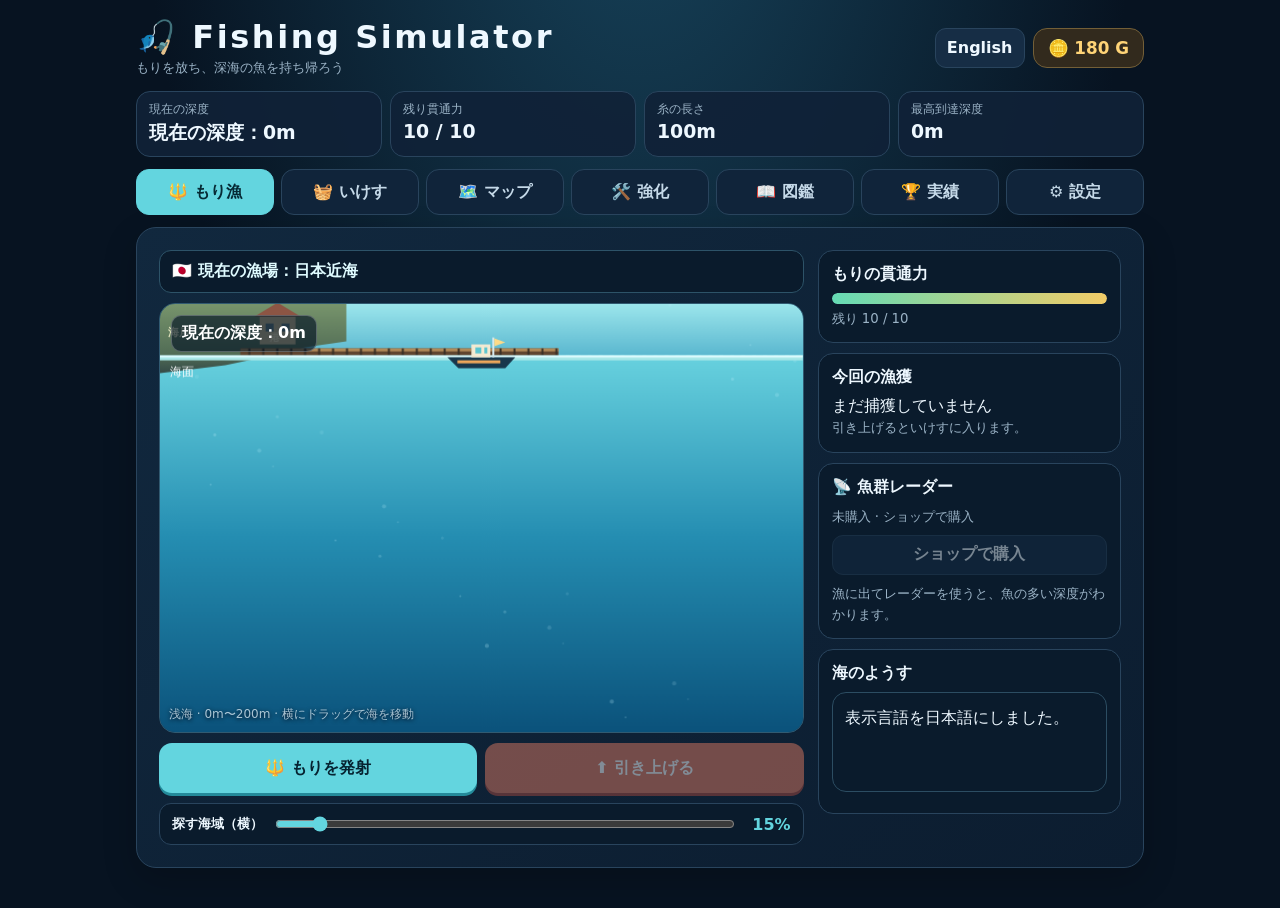
<file: games/Fishing Simulator.html>
<!DOCTYPE html>
<html lang="ja">
<head>
  <meta charset="utf-8">
  <meta name="viewport" content="width=device-width, initial-scale=1, viewport-fit=cover">
  <meta name="theme-color" content="#071d35">
  <title>Fishing Simulator</title>
  <style>
    :root {
      color-scheme: dark;
      --bg: #071321;
      --panel: #10243a;
      --panel2: #162d45;
      --line: #29445d;
      --ink: #eef8ff;
      --muted: #9bb3c6;
      --aqua: #63d5df;
      --gold: #ffd477;
      --red: #ff8787;
    }
    * { box-sizing: border-box; }
    body {
      margin: 0;
      min-height: 100vh;
      color: var(--ink);
      background: radial-gradient(ellipse at 50% -20%, #17445c 0, var(--bg) 55%);
      font-family: "Yu Gothic", "Hiragino Kaku Gothic ProN", system-ui, sans-serif;
    }
    button { font: inherit; cursor: pointer; }
    button:disabled { cursor: default; opacity: .48; }
    .app { width: min(1040px, 100%); margin: auto; padding: 18px 16px 40px; }
    header { display:flex; align-items:center; justify-content:space-between; gap:12px; margin-bottom:14px; }
    h1 { margin:0; font-size:clamp(1.4rem,4vw,2rem); letter-spacing:.08em; }
    .subtitle { margin-top:3px; color:var(--muted); font-size:.84rem; }
    .money { padding:9px 14px; border:1px solid #735f37; border-radius:14px; color:var(--gold); background:#322a1d; font-size:1.05rem; font-weight:900; white-space:nowrap; }
    .header-actions { display:flex; align-items:center; gap:8px; }
    .language-button { min-height:40px; padding:7px 11px; border:1px solid var(--line); border-radius:11px; color:var(--ink); background:var(--panel2); font-weight:800; }
    .stats { display:grid; grid-template-columns:repeat(4,1fr); gap:8px; margin-bottom:12px; }
    .stat { min-width:0; padding:10px 12px; border:1px solid var(--line); border-radius:14px; background:#102238e8; }
    .stat-label { display:block; color:var(--muted); font-size:.73rem; }
    .stat strong { display:block; margin-top:3px; font-size:clamp(.92rem,2.8vw,1.18rem); }
    .tabs { display:grid; grid-template-columns:repeat(7,1fr); gap:7px; margin:12px 0; }
    .tab { min-height:46px; border:1px solid var(--line); border-radius:13px; color:#c5d9e8; background:var(--panel); font-weight:800; }
    .tab.active { border-color:var(--aqua); color:#062a35; background:var(--aqua); }
    .panel { padding:clamp(14px,3vw,22px); border:1px solid var(--line); border-radius:20px; background:linear-gradient(145deg,#11283e,#0c1d30); box-shadow:0 12px 34px #0003; }
    .panel h2 { margin:0; font-size:1.25rem; }
    .dive-layout { display:grid; grid-template-columns:minmax(0,1.7fr) minmax(220px,.8fr); gap:14px; }
    .ocean-wrap { position:relative; min-width:0; }
    canvas { display:block; width:100%; height:430px; border:1px solid #315a71; border-radius:16px; background:#0a3f61; touch-action:pan-y; cursor:grab; }
    canvas.dragging { cursor:grabbing; }
    .depth-overlay { position:absolute; top:12px; left:12px; padding:7px 10px; border:1px solid #ffffff40; border-radius:10px; color:white; background:#041525a8; font-weight:800; pointer-events:none; }
    .super-fishing-banner { position:absolute; z-index:2; top:52px; left:50%; max-width:calc(100% - 24px); transform:translateX(-50%); padding:9px 16px; border:1px solid #ffe994; border-radius:14px; color:#fff5c4; background:linear-gradient(100deg,#922f15ed,#b35a13ed,#922f15ed); box-shadow:0 0 24px #ffd84caa; font-size:clamp(.8rem,3.6vw,1rem); font-weight:1000; text-align:center; white-space:nowrap; animation:super-fishing-pulse .7s ease-in-out infinite alternate; pointer-events:none; }
    @keyframes super-fishing-pulse { to { transform:translateX(-50%) scale(1.06); box-shadow:0 0 34px #ffd84cff; } }
    .scene-note { position:absolute; left:10px; bottom:10px; color:#e7f7ffb8; font-size:.75rem; text-shadow:0 1px 4px #001; pointer-events:none; }
    .controls { display:flex; gap:8px; margin-top:10px; }
    .aim-control { display:grid; grid-template-columns:auto minmax(80px,1fr) auto; align-items:center; gap:10px; margin-top:10px; padding:10px 12px; border:1px solid var(--line); border-radius:12px; background:#0a1b2c; }
    .aim-control label { font-size:.84rem; font-weight:800; white-space:nowrap; }
    .aim-control input { width:100%; accent-color:var(--aqua); }
    .aim-value { min-width:48px; color:var(--aqua); font-weight:900; text-align:right; }
    .action { flex:1; min-height:50px; border:0; border-radius:13px; color:#062331; background:var(--aqua); font-weight:900; box-shadow:0 3px 0 #248a9a; }
    .action.reel { color:#fff; background:#e47c62; box-shadow:0 3px 0 #a8493e; }
    .side { display:flex; flex-direction:column; gap:10px; }
    .side-card { padding:13px; border:1px solid var(--line); border-radius:15px; background:#0a1b2c; }
    .side-card h3 { margin:0 0 8px; font-size:.98rem; }
    .radar-use { width:100%; margin:8px 0; }
    .radar-results { line-height:1.7; }
    .bar { height:11px; overflow:hidden; margin:7px 0 4px; border-radius:9px; background:#263b4f; }
    .bar span { display:block; height:100%; width:100%; border-radius:inherit; background:linear-gradient(90deg,#65dbb5,#f2cc67); transition:width .2s; }
    .muted { color:var(--muted); font-size:.83rem; line-height:1.6; }
    .message { min-height:100px; padding:12px; border:1px solid #2c4d62; border-radius:14px; background:#0a1b2c; line-height:1.6; }
    .log { max-height:150px; overflow:auto; margin:8px 0 0; padding-left:20px; color:#bfd3e2; font-size:.78rem; }
    .log li { margin:4px 0; }
    .section-head { display:flex; align-items:center; justify-content:space-between; gap:8px; margin-bottom:12px; }
    .secondary, .sell-all, .reset {
      min-height:40px; padding:8px 13px; border:1px solid var(--line); border-radius:11px;
      color:var(--ink); background:var(--panel2); font-weight:800;
    }
    .sell-all { border-color:#b18b42; color:#ffdf99; background:#3a301f; }
    .fish-grid { display:grid; grid-template-columns:repeat(auto-fill,minmax(200px,1fr)); gap:10px; }
    .book-categories { display:flex; flex-wrap:wrap; gap:7px; margin:12px 0; }
    .book-category { min-height:38px; padding:7px 11px; border:1px solid var(--line); border-radius:10px; color:var(--ink); background:var(--panel2); font-weight:800; }
    .book-category.active { border-color:var(--aqua); color:#062a35; background:var(--aqua); }
    .book-pagination { display:flex; align-items:center; justify-content:center; gap:12px; margin:10px 0 14px; }
    .book-pagination button { min-height:38px; padding:6px 13px; border:1px solid var(--line); border-radius:10px; color:var(--ink); background:var(--panel2); font-weight:800; }
    .sound-toggle, .sound-volume { display:block; margin:12px 0; font-weight:800; }
    .sound-toggle input { width:18px; height:18px; vertical-align:middle; accent-color:var(--aqua); }
    .sound-volume input { display:block; width:100%; margin-top:9px; accent-color:var(--aqua); }
    .sound-previews { display:flex; flex-wrap:wrap; gap:8px; margin-top:12px; }
    .fish-card { position:relative; padding:12px; border:1px solid var(--line); border-radius:15px; background:#10243a; }
    .fish-card .emoji { float:left; margin-right:9px; font-size:2.1rem; }
    .fish-card strong { display:block; padding-top:3px; }
    .fish-card small { display:block; margin-top:4px; color:var(--muted); line-height:1.5; }
    .fish-card button { width:100%; min-height:36px; margin-top:9px; border:1px solid #836b3e; border-radius:10px; color:var(--gold); background:#30291d; font-weight:800; }
    .fish-card.unknown { min-height:130px; text-align:center; color:#7e94a6; background:#0b1a29; }
    .fish-card.unknown .emoji { float:none; display:block; margin:2px 0 5px; filter:brightness(0); opacity:.38; }
    .fish-card.unknown strong { color:#8092a2; }
    .achievement-card { min-height:150px; }
    .achievement-card.locked { opacity:.72; }
    .achievement-card .achievement-icon { float:left; margin-right:10px; font-size:2rem; }
    .achievement-card progress { width:100%; height:9px; margin-top:10px; accent-color:var(--gold); }
    .achievement-card .achievement-status { display:block; margin-top:7px; color:var(--muted); font-size:.78rem; }
    .badge { position:absolute; top:8px; right:8px; padding:2px 7px; border-radius:8px; color:#fff; background:#ed5765; font-size:.68rem; font-weight:900; }
    .rarity { display:inline-block; padding:2px 7px; border-radius:9px; font-size:.7rem; font-weight:800; }
    .rarity-0 { color:#b9edc8; background:#22543e; }
    .rarity-1 { color:#a9ddff; background:#174563; }
    .rarity-2 { color:#e2c2ff; background:#4b316d; }
    .rarity-3 { color:#ffe7a4; background:#684c19; }
    .shop-grid { display:grid; grid-template-columns:repeat(auto-fit,minmax(210px,1fr)); gap:10px; }
    .upgrade { padding:15px; border:1px solid var(--line); border-radius:15px; background:#10243a; }
    .upgrade h3 { margin:0 0 5px; }
    .upgrade p { min-height:43px; margin:0 0 10px; color:var(--muted); font-size:.83rem; }
    .upgrade button { width:100%; min-height:42px; border:0; border-radius:11px; color:#07202a; background:var(--aqua); font-weight:900; }
    .warning { margin-top:7px; color:var(--red); font-size:.77rem; }
    .world-map { position:relative; min-height:280px; margin:12px 0 16px; overflow:hidden; border:1px solid #315a71; border-radius:16px; background:linear-gradient(#17486a,#0d2c47); }
    .world-map svg { position:absolute; inset:0; width:100%; height:100%; opacity:.75; }
    .map-marker { position:absolute; z-index:1; width:40px; height:40px; padding:0; border:2px solid #b9f4f3; border-radius:50%; color:#f2ffff; background:#086b7ee8; font-size:1.2rem; font-weight:900; transform:translate(-50%,-50%); box-shadow:0 2px 12px #0018; }
    .map-marker.active { color:#142534; background:#ffd477; border-color:#fff0b0; }
    .destination-grid { display:grid; grid-template-columns:repeat(auto-fit,minmax(220px,1fr)); gap:10px; }
    .destination { padding:14px; border:1px solid var(--line); border-radius:15px; background:#10243a; }
    .destination.active { border-color:var(--aqua); box-shadow:0 0 0 1px #63d5df55; }
    .destination h3 { margin:0 0 6px; }
    .destination p { min-height:42px; margin:0 0 9px; color:var(--muted); font-size:.83rem; line-height:1.5; }
    .destination .muted { margin-bottom:9px; }
    .destination button { width:100%; min-height:40px; border:0; border-radius:10px; color:#07202a; background:var(--aqua); font-weight:900; }
    .current-location { margin:0 0 10px; padding:10px 12px; border:1px solid #2d5368; border-radius:12px; color:#dffbff; background:#0a1b2c; font-weight:800; }
    .completion { width:100%; height:12px; margin:10px 0 14px; overflow:hidden; border-radius:8px; background:#294157; }
    .completion span { display:block; height:100%; border-radius:inherit; background:linear-gradient(90deg,#49c8c0,#ffe27a); }
    .empty { padding:32px 12px; color:var(--muted); text-align:center; }
    .notice { position:fixed; z-index:5; top:16px; left:50%; max-width:calc(100% - 24px); padding:10px 16px; border:1px solid #6fcbd6; border-radius:13px; color:#fff; background:#102d40f2; text-align:center; box-shadow:0 8px 24px #0006; transform:translateX(-50%); animation:notice-in .2s ease-out; }
    .flash { position:fixed; z-index:4; inset:0; opacity:0; pointer-events:none; background:radial-gradient(circle,#fff9,#63e5ff55 35%,transparent 72%); }
    .flash.go { animation:flash .85s ease-out; }
    .flash.legend.go { background:radial-gradient(circle,#fff,#ffd477c9 25%,#b47cff8a 55%,transparent 78%); animation:flash 1.5s ease-out; }
    .credits { position:fixed; z-index:10; inset:0; display:grid; place-items:center; padding:16px; background:#020914ed; }
    .credits-window { position:relative; width:min(620px,100%); height:min(720px,90vh); overflow:hidden; border:1px solid #62d5df88; border-radius:20px; background:radial-gradient(ellipse at 50% 100%,#133e54,#061326 70%); text-align:center; }
    .credits-close { position:absolute; z-index:2; top:12px; right:12px; padding:8px 12px; border:1px solid #8fc9ce88; border-radius:10px; color:white; background:#10283de8; font-weight:800; }
    .credits-roll { position:absolute; top:100%; left:0; width:100%; padding:35px 24px 80px; animation:credits-scroll 42s linear forwards; }
    .credits-roll h2 { margin:20px 0 46px; color:#ffe39b; font-size:clamp(1.8rem,6vw,2.8rem); letter-spacing:.12em; }
    .credits-roll h3 { margin:36px 0 10px; color:#72e1e3; }
    .credits-roll p { margin:8px 0; color:#effaff; line-height:1.7; }
    .credits-roll a { color:#8ce8f0; text-decoration:underline; text-underline-offset:3px; }
    @keyframes credits-scroll { to { transform:translateY(-155%); } }
    @keyframes flash { 0%{opacity:0}18%{opacity:1}100%{opacity:0} }
    @keyframes notice-in { from{opacity:0;transform:translate(-50%,-8px)}to{opacity:1;transform:translate(-50%,0)} }
    [hidden] { display:none !important; }
    @media (max-width:680px) {
      .app { padding:12px 11px 28px; }
      .stats { grid-template-columns:repeat(2,1fr); }
      .dive-layout { grid-template-columns:1fr; }
      .side { display:grid; grid-template-columns:1fr 1fr; }
      .side-card:last-child { grid-column:1/-1; }
      canvas { height: min(64vh,390px); min-height:260px; }
      .fish-grid { grid-template-columns:repeat(2,minmax(0,1fr)); }
      .tabs { grid-template-columns:repeat(4,1fr); }
    }
    @media (max-width:380px) {
      .tabs { grid-template-columns:repeat(2,1fr); }
      .fish-grid { grid-template-columns:1fr; }
      .money { padding:8px 10px; }
    }
  </style>
</head>
<body>
  <div class="flash" id="flash" aria-hidden="true"></div>
  <div class="app">
    <header>
      <div><h1 id="gameTitle">🎣 Fishing Simulator</h1><div class="subtitle" id="subtitle">もりを放ち、深海の魚を持ち帰ろう</div></div>
      <div class="header-actions"><button class="language-button" id="languageButton" type="button">English</button><div class="money" id="money">🪙 0 G</div></div>
    </header>

    <section class="stats" aria-label="もりの状態">
      <div class="stat"><span class="stat-label">現在の深度</span><strong id="depthText">現在の深度：0m</strong></div>
      <div class="stat"><span class="stat-label">残り貫通力</span><strong id="powerText">10 / 10</strong></div>
      <div class="stat"><span class="stat-label">糸の長さ</span><strong id="lineText">100m</strong></div>
      <div class="stat"><span class="stat-label">最高到達深度</span><strong id="bestText">0m</strong></div>
    </section>

    <nav class="tabs" aria-label="ゲームメニュー">
      <button class="tab active" data-tab="dive">🔱 もり漁</button>
      <button class="tab" data-tab="bag">🧺 いけす</button>
      <button class="tab" data-tab="map">🗺️ マップ</button>
      <button class="tab" data-tab="shop">🛠️ 強化</button>
      <button class="tab" data-tab="book">📖 図鑑</button>
      <button class="tab" data-tab="achievements">🏆 実績</button>
      <button class="tab" data-tab="settings">⚙️ 設定</button>
    </nav>

    <section class="panel" id="mapPanel" hidden>
      <div class="section-head"><div><h2 id="mapHeading">🗺️ 世界の漁場</h2><div class="muted" id="mapDescription">地図から行きたい海域を選ぼう。</div></div></div>
      <div class="world-map" id="worldMap" aria-label="世界の漁場マップ"></div>
      <div class="destination-grid" id="destinationGrid"></div>
    </section>

    <section class="panel" id="divePanel">
      <div class="dive-layout">
        <div>
          <div class="current-location" id="currentLocation"></div>
          <div class="ocean-wrap">
            <canvas id="ocean" aria-label="海中を横から見るもり漁の画面"></canvas>
            <div class="depth-overlay" id="canvasDepth">現在の深度：0m</div>
            <div class="super-fishing-banner" id="superFishingBanner" hidden>🎰 スーパーフィッシングタイム！ 🎰</div>
            <div class="scene-note" id="zoneLabel">浅海 · 0〜200m · 横にドラッグで海を移動</div>
          </div>
          <div class="controls">
            <button class="action" id="launchButton">🔱 もりを発射</button>
            <button class="action reel" id="reelButton" disabled>⬆ 引き上げる</button>
          </div>
          <div class="aim-control">
            <label for="aimSlider">探す海域（横）</label>
            <input id="aimSlider" type="range" min="8" max="92" step="1" value="15" aria-label="船で探す海域">
            <output class="aim-value" id="aimValue" for="aimSlider">50%</output>
          </div>
        </div>
        <aside class="side">
          <div class="side-card">
            <h3>もりの貫通力</h3>
            <div class="bar"><span id="powerBar"></span></div>
            <div class="muted" id="powerDetail">残り 10 / 10</div>
          </div>
          <div class="side-card">
            <h3>今回の漁獲</h3>
            <div id="tripCount">まだ捕獲していません</div>
            <div class="muted" id="tripValue">引き上げるといけすに入ります。</div>
          </div>
          <div class="side-card radar-card">
            <h3>📡 魚群レーダー</h3>
            <div class="muted" id="radarInventory">所持数：0個</div>
            <button class="secondary radar-use" id="radarButton" disabled>レーダーを使う</button>
            <div class="radar-results muted" id="radarResults" aria-live="polite">漁に出てレーダーを使うと、魚の多い深度がわかります。</div>
          </div>
          <div class="side-card">
            <h3>海のようす</h3>
            <div class="message" id="message" aria-live="polite">もりを発射してみよう！ 魚に当たると貫通力を消費して捕獲するよ。</div>
            <ul class="log" id="log" aria-label="漁の記録"></ul>
          </div>
        </aside>
      </div>
    </section>

    <section class="panel" id="bagPanel" hidden>
      <div class="section-head"><div><h2>🧺 いけす・売却</h2><div class="muted" id="bagSummary"></div></div><button class="sell-all" id="sellAll">まとめて売る</button></div>
      <div class="fish-grid" id="bagGrid"></div>
    </section>

    <section class="panel" id="shopPanel" hidden>
      <div class="section-head"><div><h2>🛠️ 漁具の強化</h2><div class="muted">購入するとすぐに性能へ反映されます。</div></div><div class="money" id="shopMoney">🪙 0 G</div></div>
      <div class="shop-grid" id="shopGrid"></div>
    </section>

    <section class="panel" id="bookPanel" hidden>
      <div class="section-head"><div><h2>📖 深海魚図鑑</h2><div class="muted">生息深度に合った魚だけが海中に現れます。</div></div><strong id="bookProgress">0%</strong></div>
      <div class="completion"><span id="completionBar" style="width:0%"></span></div>
      <div class="book-categories" id="bookCategories" aria-label="図鑑の分類"></div>
      <div class="book-pagination" id="bookPagination"></div>
      <div class="fish-grid" id="bookGrid"></div>
      <button class="secondary" id="replayCredits" type="button" hidden>エンドクレジットを見る</button>
      <button class="reset" id="resetButton">セーブデータをリセット</button>
    </section>

    <section class="panel" id="achievementsPanel" hidden>
      <div class="section-head"><div><h2 id="achievementsHeading">🏆 実績</h2><div class="muted" id="achievementSummary"></div></div></div>
      <div class="completion"><span id="achievementProgress" style="width:0%"></span></div>
      <div class="fish-grid" id="achievementGrid"></div>
    </section>

    <section class="panel" id="settingsPanel" hidden>
      <div class="section-head"><div><h2 id="settingsHeading">⚙️ 設定</h2><div class="muted" id="settingsDescription">ゲームの設定とエンドクレジットを確認できます。</div></div></div>
      <article class="upgrade">
        <h3 id="creditsSettingTitle">🎬 エンドクレジット</h3>
        <p id="creditsSettingDescription">ゲームのエンドクレジットをいつでも再生できます。</p>
        <button class="secondary" id="settingsReplayCredits" type="button">エンドクレジットを見る</button>
      </article>
      <article class="upgrade">
        <h3 id="bgmSettingTitle">🎼 BGM</h3>
        <p id="bgmSettingDescription">通常時とスーパーフィッシングタイムのBGMを個別に設定できます。</p>
        <label class="sound-toggle"><input id="bgmEnabled" type="checkbox" checked> <span id="bgmEnabledLabel">BGMを有効にする</span></label>
        <label class="sound-toggle"><input id="ambientBgmEnabled" type="checkbox" checked> <span id="ambientBgmLabel">通常時ののどかなBGM</span></label>
        <label class="sound-toggle"><input id="superBgmEnabled" type="checkbox" checked> <span id="superBgmLabel">スーパーフィッシングタイムのBGM</span></label>
        <label class="sound-volume" for="bgmVolume"><span id="bgmVolumeLabel">BGMの音量：70%</span>
          <input id="bgmVolume" type="range" min="0" max="100" step="1" value="70">
        </label>
      </article>
      <article class="upgrade">
        <h3 id="soundSettingTitle">🔊 効果音</h3>
        <p id="soundSettingDescription">効果音をBGMとは別にオン・オフし、音量を調整できます。</p>
        <label class="sound-toggle"><input id="soundEnabled" type="checkbox" checked> <span id="soundEnabledLabel">効果音を有効にする</span></label>
        <label class="sound-volume" for="soundVolume"><span id="soundVolumeLabel">効果音の音量：100%</span>
          <input id="soundVolume" type="range" min="0" max="100" step="1" value="100">
        </label>
        <button class="secondary" id="soundTest" type="button">効果音を試聴</button>
        <p id="raritySoundPreviewLabel">レアリティ別の捕獲音を試聴：</p>
        <div class="sound-previews">
          <button class="secondary" type="button" data-sound-preview="0">ノーマル</button>
          <button class="secondary" type="button" data-sound-preview="1">レア</button>
          <button class="secondary" type="button" data-sound-preview="2">激レア</button>
          <button class="secondary" type="button" data-sound-preview="3">伝説</button>
        </div>
      </article>
    </section>
  </div>
  <div class="notice" id="notice" role="status" hidden></div>
  <div class="credits" id="credits" hidden role="dialog" aria-modal="true" aria-labelledby="creditsTitle">
    <div class="credits-window">
      <button class="credits-close" id="creditsClose" type="button">閉じる</button>
      <div class="credits-roll" id="creditsRoll">
        <h2 id="creditsTitle">Fishing Simulator</h2>
        <p id="creditsComplete"></p>
        <h3 id="creditsThanks"></h3>
        <p>Fishing Simulator</p>
        <p id="creditsFishCount"></p>
        <h3 id="creditsCreatorHeading"></h3>
        <p id="creditsCreator"></p>
        <h3 id="creditsGithubHeading"></h3>
        <p><a href="https://github.com/chiidu1023" target="_blank" rel="noopener noreferrer">github.com/chiidu1023</a></p>
        <h3 id="creditsThanksHeading"></h3>
        <p id="creditsThanksText"></p>
        <h2 id="creditsEnd"></h2>
      </div>
    </div>
  </div>

  <script>
    'use strict';

    const SPECIES = [
      {id:'sardine',name:'マイワシ',emoji:'🐟',min:0,max:120,hard:1,price:18,rarity:0,size:[12,25],desc:'群れで泳ぐ小型の回遊魚。浅い海の代表選手。'},
      {id:'horse_mackerel',name:'マアジ',emoji:'🐟',min:0,max:200,hard:2,price:28,rarity:0,size:[15,50],desc:'沿岸から沖合まで広く暮らす、おなじみの魚。'},
      {id:'mackerel',name:'マサバ',emoji:'🐟',min:0,max:200,hard:2,price:34,rarity:0,size:[25,55],desc:'群れで海を回遊する、背中の模様が美しい魚。'},
      {id:'anchovy',name:'カタクチイワシ',emoji:'🐟',min:0,max:150,hard:1,price:15,rarity:0,size:[8,18],desc:'小さな体で大きな群れを作り、海の食物連鎖を支える。'},
      {id:'sea_bream',name:'マダイ',emoji:'🐠',min:10,max:200,hard:4,price:95,rarity:1,size:[30,90],desc:'岩礁や砂地にすむ、鮮やかな赤色の魚。'},
      {id:'yellowtail',name:'ブリ',emoji:'🐟',min:0,max:200,hard:5,price:130,rarity:1,size:[40,100],desc:'成長に合わせて名前が変わる大型の回遊魚。'},
      {id:'tuna',name:'クロマグロ',emoji:'🐟',min:50,max:500,hard:7,price:220,rarity:1,size:[80,250],desc:'高速で泳ぐ外洋の大型魚。温かい海を回遊する。'},
      {id:'swordfish',name:'メカジキ',emoji:'🗡️',min:100,max:800,hard:8,price:250,rarity:2,size:[100,300],desc:'長い吻を持つ、外洋を泳ぐ力強い魚。'},
      {id:'mahi',name:'シイラ',emoji:'🐠',min:0,max:150,hard:4,price:100,rarity:1,size:[50,180],desc:'暖かい表層を泳ぐ、色鮮やかな魚。'},
      {id:'flyingfish',name:'トビウオ',emoji:'🐟',min:0,max:100,hard:1,price:42,rarity:0,size:[20,35],desc:'大きな胸びれで海面から滑空する。'},
      {id:'lantern',name:'キンメダイ',emoji:'🐠',min:200,max:800,hard:3,price:180,rarity:1,size:[25,55],desc:'水深200〜800mほどに暮らす、赤い深場の魚。'},
      {id:'blackthroat',name:'ノドグロ',emoji:'🐟',min:100,max:600,hard:3,price:210,rarity:1,size:[20,50],desc:'深い岩礁域にすむ高級魚。口の中が黒い。'},
      {id:'sablefish',name:'ギンダラ',emoji:'🐟',min:200,max:1500,hard:4,price:175,rarity:1,size:[40,100],desc:'北の深い海に暮らす、脂ののった魚。'},
      {id:'oarfish',name:'リュウグウノツカイ',emoji:'🐉',min:200,max:1000,hard:5,price:520,rarity:2,size:[300,900],desc:'細長い体を持つ深海魚。海面近くで見つかることも。'},
      {id:'coelacanth',name:'シーラカンス',emoji:'🐟',min:100,max:700,hard:9,price:950,rarity:3,size:[100,200],desc:'深い岩穴にひそむ「生きた化石」と呼ばれる魚。'},
      {id:'angler',name:'チョウチンアンコウ',emoji:'🏮',min:200,max:2500,hard:6,price:430,rarity:2,size:[20,120],desc:'頭の先の発光器で獲物をおびき寄せる。'},
      {id:'goblin',name:'ミツクリザメ',emoji:'🦈',min:200,max:1300,hard:8,price:700,rarity:2,size:[200,500],desc:'深海にすむ珍しいサメ。長く突き出た吻が特徴。'},
      {id:'giant_squid',name:'ダイオウイカ',emoji:'🦑',min:200,max:1000,hard:10,price:1200,rarity:3,size:[500,1300],desc:'深海に暮らす巨大なイカ。大きな目で暗闇を見る。'},
      {id:'vampire',name:'コウモリダコ',emoji:'🦇',min:600,max:1200,hard:2,price:620,rarity:2,size:[15,30],desc:'酸素の少ない深海に適応した小さな頭足類。'},
      {id:'dragonfish',name:'ホウライエソ',emoji:'🐲',min:200,max:2000,hard:6,price:500,rarity:2,size:[15,40],desc:'鋭い歯と発光器を持つ深海の捕食者。'},
      {id:'fangtooth',name:'オニキンメ',emoji:'🐡',min:200,max:5000,hard:7,price:480,rarity:2,size:[10,20],desc:'体に対して大きな歯を持つ深海魚。'},
      {id:'grenadier',name:'ソコダラ',emoji:'🐟',min:500,max:5000,hard:3,price:300,rarity:1,size:[30,100],desc:'深い海底を探りながら暮らす魚の仲間。'},
      {id:'sleeper_shark',name:'オンデンザメ',emoji:'🦈',min:200,max:2000,hard:12,price:1250,rarity:3,size:[200,700],desc:'冷たい深海をゆっくり泳ぐ大型のサメ。'},
      {id:'isopod',name:'ダイオウグソクムシ',emoji:'🪲',min:170,max:2140,hard:8,price:850,rarity:2,size:[20,50],desc:'海底に沈んだ生き物を食べる巨大な甲殻類。'},
      {id:'blobfish',name:'ニュウドウカジカ',emoji:'🐡',min:600,max:1200,hard:2,price:760,rarity:2,size:[20,40],desc:'深海の高い水圧に適応した、やわらかな体の魚。'},
      {id:'snailfish',name:'シンカイヨロイダラ',emoji:'🐟',min:3000,max:7000,hard:4,price:1450,rarity:2,size:[10,35],desc:'数千メートルの深海底で見つかる小型の魚。'},
      {id:'rattail',name:'ヨロイイタチウオ',emoji:'🐟',min:1000,max:4000,hard:5,price:720,rarity:1,size:[30,80],desc:'深い海底付近を泳ぐ、細長い魚。'},
      {id:'black_swallow',name:'クロボウズギス',emoji:'🐠',min:500,max:3000,hard:5,price:630,rarity:2,size:[15,30],desc:'大きく伸びる胃を持つ深海の待ち伏せ名人。'},
      {id:'tripodfish',name:'ミツマタヤリウオ',emoji:'🐟',min:1000,max:4500,hard:3,price:960,rarity:2,size:[20,40],desc:'長いひれを海底につき、獲物を待つ魚。'},
      {id:'glass_squid',name:'ユウレイイカ',emoji:'🦑',min:300,max:1500,hard:3,price:540,rarity:1,size:[20,60],desc:'透明感のある体で深い海を漂うイカ。'},
      {id:'colossal_squid',name:'ダイオウホウズキイカ',emoji:'🦑',min:400,max:2000,hard:14,price:1900,rarity:3,size:[600,1400],desc:'南極の深海にすむ、巨大なイカの仲間。'},
      {id:'hadal_snailfish',name:'マリアナスネイルフィッシュ',emoji:'🐟',min:6000,max:8200,hard:5,price:2600,rarity:2,size:[8,25],desc:'マリアナ海溝の深い場所で確認された魚。'},
      {id:'hadal_amphipod',name:'ヨコエビ',emoji:'🦐',min:6000,max:11000,hard:1,price:1700,rarity:1,size:[2,8],desc:'超深海にも生息する小さな甲殻類。'},
      {id:'hadal_cucumber',name:'深海ナマコ',emoji:'🪸',min:4000,max:11000,hard:2,price:2300,rarity:2,size:[10,40],desc:'海溝の底で有機物を食べて暮らす。'},
      {id:'abyssal_ghost',name:'深淵のゴーストフィッシュ',emoji:'👻',min:7000,max:10500,hard:7,price:4800,rarity:3,size:[40,180],desc:'記録のない超深海にすむという、半透明の幻魚。'},
      {id:'mariana_dragon',name:'マリアナ深海竜',emoji:'🐲',min:8500,max:11000,hard:16,price:9800,rarity:3,size:[300,1200],desc:'海溝最深部に眠ると伝わる、伝説の巨大魚。'},
      {id:'abyssal_crown',name:'深海王の冠魚',emoji:'👑',min:10000,max:11000,hard:22,price:18000,rarity:3,size:[500,1800],desc:'世界の底に君臨するという、幻の伝説魚。'},
      {id:'bonito',name:'カツオ',emoji:'🐟',min:0,max:300,hard:4,price:85,rarity:0,size:[40,100],desc:'暖かい海を群れで回遊する、泳ぎの速い魚。'},
      {id:'salmon',name:'サケ',emoji:'🐟',min:0,max:400,hard:5,price:115,rarity:1,size:[50,100],desc:'海と川を行き来する回遊魚。秋に沿岸へ近づく。'},
      {id:'flounder',name:'ヒラメ',emoji:'🐠',min:10,max:200,hard:3,price:105,rarity:1,size:[30,90],desc:'砂地に身を隠して獲物を待つ、平たい魚。'},
      {id:'barracuda',name:'オニカマス',emoji:'🐟',min:0,max:300,hard:7,price:170,rarity:2,size:[60,180],desc:'鋭い歯と細長い体を持つ、暖かい海の捕食魚。'},
      {id:'rockfish',name:'メバル',emoji:'🐠',min:20,max:150,hard:3,price:75,rarity:0,size:[15,35],desc:'沿岸の岩場や海藻の間に暮らす魚。'},
      {id:'barreleye',name:'デメニギス',emoji:'👁️',min:400,max:2500,hard:2,price:880,rarity:2,size:[10,20],desc:'頭部が透き通り、筒状の目を持つ深海魚。'},
      {id:'gulper_eel',name:'フクロウナギ',emoji:'🐍',min:500,max:3000,hard:5,price:1050,rarity:2,size:[60,100],desc:'大きく開く袋状の口を持つ、細長い深海魚。'},
      {id:'hatchetfish',name:'ムネエソ',emoji:'🐟',min:200,max:1500,hard:2,price:390,rarity:1,size:[5,12],desc:'銀色に光る体と発光器を持つ小さな深海魚。'},
      {id:'cookiecutter',name:'ダルマザメ',emoji:'🦈',min:100,max:3500,hard:4,price:1350,rarity:2,size:[35,55],desc:'小型ながら大きな吸盤状の口を持つ深海性のサメ。'},
      {id:'frilled_shark',name:'ラブカ',emoji:'🦈',min:300,max:1500,hard:8,price:1550,rarity:3,size:[120,200],desc:'細長い体と並んだ鰓が特徴の、珍しい深海性のサメ。'},
      {id:'sea_pig',name:'センジュナマコ',emoji:'🪸',min:1000,max:6000,hard:1,price:1100,rarity:1,size:[5,20],desc:'海底を歩くように移動する、深海性のナマコ。'},
      {id:'giant_spider_crab',name:'タカアシガニ',emoji:'🦀',min:50,max:600,hard:10,price:520,rarity:2,size:[80,400],desc:'長い脚を持つ大型のカニ。日本近海の深場に暮らす。'},
      {id:'abyssal_ray',name:'深海ヒカリエイ',emoji:'✨',min:5000,max:9500,hard:6,price:6200,rarity:3,size:[100,500],desc:'深海の暗闇で青白く輝くという、幻のエイ。'},
      {id:'japanese_eel',name:'ニホンウナギ',emoji:'🐍',min:100,max:700,hard:3,price:260,rarity:1,size:[30,100],desc:'日本近海から遠い海へ回遊して産卵するウナギ。'},
      {id:'japanese_puffer',name:'トラフグ',emoji:'🐡',min:10,max:300,hard:5,price:420,rarity:2,size:[30,80],desc:'日本近海の沿岸に暮らす、しま模様が特徴のフグ。'},
      {id:'japanese_squid',name:'アオリイカ',emoji:'🦑',min:10,max:200,hard:2,price:190,rarity:1,size:[20,50],desc:'日本近海の沿岸に多い、大きなひれを持つイカ。'},
      {id:'clownfish',name:'カクレクマノミ',emoji:'🐠',min:1,max:40,hard:1,price:150,rarity:1,size:[6,12],desc:'サンゴ礁のイソギンチャクと共生する小さな魚。'},
      {id:'humphead_wrasse',name:'メガネモチノウオ',emoji:'🐟',min:10,max:100,hard:9,price:1800,rarity:3,size:[60,200],desc:'サンゴ礁に暮らす大型のベラ。額のこぶが特徴。'},
      {id:'reef_manta',name:'オニイトマキエイ',emoji:'🦈',min:20,max:1000,hard:8,price:2100,rarity:2,size:[300,700],desc:'熱帯の暖かな海を回遊する、巨大なマンタ。'},
      {id:'atlantic_cod',name:'タイセイヨウダラ',emoji:'🐟',min:20,max:600,hard:4,price:230,rarity:0,size:[50,150],desc:'北大西洋の冷たい海で群れを作る重要な魚。'},
      {id:'atlantic_halibut',name:'タイセイヨウオヒョウ',emoji:'🐠',min:50,max:1500,hard:8,price:1250,rarity:2,size:[100,250],desc:'北大西洋の海底に暮らす大型のカレイの仲間。'},
      {id:'greenland_shark',name:'ニシオンデンザメ',emoji:'🦈',min:200,max:2000,hard:13,price:2600,rarity:3,size:[300,700],desc:'北大西洋の極寒の深海をゆっくり泳ぐ大型のサメ。'},
      {id:'vent_crab',name:'熱水噴出孔の白ガニ',emoji:'🦀',min:1500,max:4000,hard:6,price:2300,rarity:2,size:[10,25],desc:'中央海嶺の熱水噴出孔の近くに集まる白いカニ。'},
      {id:'ridge_octopus',name:'海嶺ダンボダコ',emoji:'🐙',min:1000,max:4500,hard:4,price:2900,rarity:2,size:[20,60],desc:'中央海嶺の深い斜面を漂う、耳のようなひれを持つタコ。'},
      {id:'ridge_glassfish',name:'海嶺のガラスウオ',emoji:'✨',min:2500,max:6500,hard:3,price:5400,rarity:3,size:[8,30],desc:'中央海嶺の暗闇にだけ現れるという、透き通った魚。'},
      {id:'mariana_dumbo',name:'マリアナダンボダコ',emoji:'🐙',min:4000,max:7000,hard:5,price:3600,rarity:2,size:[20,40],desc:'マリアナ海溝の深い斜面で確認された小型のタコ。'},
      {id:'mariana_snailfish',name:'マリアナ紫ヨコエビウオ',emoji:'🐟',min:8000,max:10000,hard:6,price:8200,rarity:3,size:[12,35],desc:'海溝の最深部近くに生息するという、紫色の幻魚。'},
      {id:'trench_phantom',name:'海溝の幻灯魚',emoji:'🔮',min:9500,max:11000,hard:10,price:15000,rarity:3,size:[30,120],desc:'マリアナ海溝の底で青白く光ると伝わる伝説の魚。'}
    ];

    const ENGLISH_FISH = {
      sardine:['Japanese Sardine','A small schooling fish and a familiar sight in shallow waters.'],
      horse_mackerel:['Japanese Horse Mackerel','A familiar coastal fish found from shore to offshore waters.'],
      mackerel:['Chub Mackerel','A beautiful-backed fish that travels in schools.'],
      anchovy:['Japanese Anchovy','Tiny fish that form large schools and support the marine food web.'],
      sea_bream:['Red Seabream','A vivid red fish that lives around reefs and sandy bottoms.'],
      yellowtail:['Japanese Amberjack','A large migratory fish whose name changes as it grows.'],
      tuna:['Pacific Bluefin Tuna','A fast-swimming ocean giant that migrates through warm waters.'],
      swordfish:['Swordfish','A powerful open-ocean fish with a long bill.'],
      mahi:['Mahi-mahi','A colorful fish that swims in warm surface waters.'],
      flyingfish:['Flying Fish','Glides above the sea using its large pectoral fins.'],
      lantern:['Splendid Alfonsino','A red deep-water fish found around 200–800 meters.'],
      blackthroat:['Blackthroat Seaperch','A prized deep-reef fish with a black mouth.'],
      sablefish:['Sablefish','An oil-rich fish that lives in cold northern waters.'],
      oarfish:['Oarfish','A long, slender deep-sea fish sometimes seen near the surface.'],
      coelacanth:['Coelacanth','A fish called a living fossil that hides in deep caves.'],
      angler:['Deep-sea Anglerfish','Lures prey with a glowing appendage on its head.'],
      goblin:['Goblin Shark','A rare deep-sea shark with a long, protruding snout.'],
      giant_squid:['Giant Squid','A deep-sea giant with large eyes adapted to darkness.'],
      vampire:['Vampire Squid','A small cephalopod adapted to oxygen-poor deep waters.'],
      dragonfish:['Stoplight Loosejaw','A deep-sea predator with sharp teeth and light organs.'],
      fangtooth:['Fangtooth Fish','A deep-sea fish with unusually large teeth for its body.'],
      grenadier:['Grenadier','A fish that probes and forages along the deep seafloor.'],
      sleeper_shark:['Pacific Sleeper Shark','A large shark that swims slowly through cold deep waters.'],
      isopod:['Giant Isopod','A giant crustacean that feeds on animals fallen to the seafloor.'],
      blobfish:['Blobfish','A soft-bodied fish adapted to the high pressure of the deep.'],
      snailfish:['Deep-sea Snailfish','A small fish found thousands of meters below the surface.'],
      rattail:['Armored Cusk','A slender fish that swims near the deep seafloor.'],
      black_swallow:['Black Swallower','An ambush predator with a remarkably expandable stomach.'],
      tripodfish:['Tripod Fish','Waits for prey while resting on long fin rays on the seafloor.'],
      glass_squid:['Glass Squid','A translucent squid drifting through deep water.'],
      colossal_squid:['Colossal Squid','A giant squid relative that lives in the Antarctic deep.'],
      hadal_snailfish:['Mariana Snailfish','A fish observed in the depths of the Mariana Trench.'],
      hadal_amphipod:['Hadal Amphipod','A tiny crustacean that can live in the hadal zone.'],
      hadal_cucumber:['Deep-sea Sea Cucumber','Feeds on organic matter on the trench floor.'],
      abyssal_ghost:['Abyssal Ghostfish','A translucent phantom fish said to inhabit uncharted depths.'],
      mariana_dragon:['Mariana Deep-sea Dragon','A legendary giant said to sleep in the deepest trench.'],
      abyssal_crown:['Abyssal Crownfish','A mythical legendary fish said to rule the bottom of the world.'],
      bonito:['Skipjack Tuna','A fast swimmer that travels in schools through warm waters.'],
      salmon:['Chum Salmon','A migratory fish that moves between the ocean and rivers.'],
      flounder:['Japanese Flounder','A flat fish that hides on sandy bottoms and waits for prey.'],
      barracuda:['Great Barracuda','A warm-water predator with a slender body and sharp teeth.'],
      rockfish:['Japanese Rockfish','Lives among coastal rocks and seaweed.'],
      barreleye:['Barreleye Fish','A deep-sea fish with a transparent head and tubular eyes.'],
      gulper_eel:['Gulper Eel','A slender deep-sea fish with a large pouch-like mouth.'],
      hatchetfish:['Silver Hatchetfish','A small deep-sea fish with a silvery body and light organs.'],
      cookiecutter:['Cookiecutter Shark','A small shark with a large, suction-like mouth.'],
      frilled_shark:['Frilled Shark','A rare deep-sea shark with a slender body and frilled gills.'],
      sea_pig:['Sea Pig','A deep-sea sea cucumber that moves across the seafloor.'],
      giant_spider_crab:['Japanese Spider Crab','A large crab with exceptionally long legs.'],
      abyssal_ray:['Abyssal Glowray','A mythical ray said to glow blue-white in the deep.'],
      japanese_eel:['Japanese Eel','Migrates from waters near Japan to distant seas to spawn.'],
      japanese_puffer:['Tiger Puffer','A striped pufferfish found in coastal waters near Japan.'],
      japanese_squid:['Bigfin Reef Squid','A large-finned squid common in coastal waters near Japan.'],
      clownfish:['Clownfish','A small reef fish that lives among sea anemones.'],
      humphead_wrasse:['Humphead Wrasse','A large reef wrasse known for the hump on its forehead.'],
      reef_manta:['Giant Oceanic Manta Ray','A giant manta that migrates through warm tropical seas.'],
      atlantic_cod:['Atlantic Cod','An important schooling fish of the cold North Atlantic.'],
      atlantic_halibut:['Atlantic Halibut','A large flatfish living on the North Atlantic seafloor.'],
      greenland_shark:['Greenland Shark','A large shark that moves slowly through the frigid North Atlantic.'],
      vent_crab:['White Vent Crab','A pale crab found near hydrothermal vents along the Mid-Atlantic Ridge.'],
      ridge_octopus:['Ridge Dumbo Octopus','An eared octopus drifting along deep slopes of the Mid-Atlantic Ridge.'],
      ridge_glassfish:['Ridge Glassfish','A transparent fish said to appear only in the darkness of the ridge.'],
      mariana_dumbo:['Mariana Dumbo Octopus','A small octopus observed on the deep slopes of the Mariana Trench.'],
      mariana_snailfish:['Mariana Violet Snailfish','A mythical violet fish said to live near the trench floor.'],
      trench_phantom:['Trench Phantom Lanternfish','A legendary fish said to glow blue-white in the Mariana Trench.']
    };
    const REGIONS = [
      {id:'japan',name:'日本近海',english:'Waters off Japan',emoji:'🇯🇵',x:77,y:37,maxDepth:2500,
        description:'沿岸から中深海まで探索。固有種：ニホンウナギ、トラフグ、アオリイカ。',descriptionEn:'Explore coastal and midwater zones. Regional fish: Japanese eel, tiger puffer, and bigfin reef squid.',
        fish:['sardine','horse_mackerel','mackerel','anchovy','sea_bream','yellowtail','tuna','swordfish','mahi','flyingfish','bonito','flounder','rockfish','lantern','blackthroat','sablefish','oarfish','coelacanth','angler','goblin','giant_squid','vampire','dragonfish','fangtooth','grenadier','sleeper_shark','isopod','blobfish','giant_spider_crab','hatchetfish','cookiecutter','frilled_shark','japanese_eel','japanese_puffer','japanese_squid']},
      {id:'great_barrier_reef',name:'グレートバリアリーフ',english:'Great Barrier Reef',emoji:'🪸',x:89,y:76,maxDepth:1200,
        description:'暖かなサンゴ礁。固有種：カクレクマノミ、メガネモチノウオ、オニイトマキエイ。',descriptionEn:'Warm coral seas. Regional fish: clownfish, humphead wrasse, and giant oceanic manta ray.',
        fish:['sardine','anchovy','mahi','flyingfish','tuna','bonito','barracuda','sea_bream','yellowtail','flounder','rockfish','giant_spider_crab','lantern','glass_squid','angler','clownfish','humphead_wrasse','reef_manta']},
      {id:'north_atlantic',name:'北大西洋',english:'North Atlantic',emoji:'🌊',x:48,y:32,maxDepth:3500,
        description:'冷たい海。固有種：タイセイヨウダラ、タイセイヨウオヒョウ、ニシオンデンザメ。',descriptionEn:'Cold waters. Regional fish: Atlantic cod, Atlantic halibut, and Greenland shark.',
        fish:['salmon','mackerel','bonito','sablefish','sleeper_shark','rockfish','flounder','giant_spider_crab','grenadier','rattail','black_swallow','gulper_eel','barreleye','glass_squid','colossal_squid','cookiecutter','frilled_shark','atlantic_cod','atlantic_halibut','greenland_shark']},
      {id:'mid_atlantic_ridge',name:'中央海嶺',english:'Mid-Atlantic Ridge',emoji:'🌋',x:52,y:54,maxDepth:6500,
        description:'海底火山と深海の谷。固有種：熱水噴出孔の白ガニ、海嶺ダンボダコ、海嶺のガラスウオ。',descriptionEn:'Volcanic ridges and deep valleys. Regional fish: white vent crab, ridge dumbo octopus, and ridge glassfish.',
        fish:['angler','goblin','giant_squid','vampire','dragonfish','fangtooth','grenadier','sleeper_shark','isopod','blobfish','snailfish','rattail','black_swallow','tripodfish','glass_squid','colossal_squid','barreleye','gulper_eel','hatchetfish','sea_pig','cookiecutter','vent_crab','ridge_octopus','ridge_glassfish']},
      {id:'mariana_trench',name:'マリアナ海溝',english:'Mariana Trench',emoji:'🕳️',x:89,y:53,maxDepth:11000,
        description:'世界最深級の海溝。固有種：マリアナダンボダコ、マリアナ紫ヨコエビウオ、海溝の幻灯魚。',descriptionEn:'One of the deepest trenches on Earth. Regional fish: Mariana dumbo octopus, violet snailfish, and trench phantom lanternfish.',
        fish:['hadal_snailfish','hadal_amphipod','hadal_cucumber','abyssal_ghost','mariana_dragon','abyssal_crown','abyssal_ray','snailfish','grenadier','tripodfish','sea_pig','mariana_dumbo','mariana_snailfish','trench_phantom']}
    ];
    const REGIONAL_SPECIES_COUNTS = [239,238,238,238,238];
    const SUPER_FISHING_CHANCE = 0.06;
    const SUPER_FISHING_DURATION = 18;
    const SUPER_FISHING_SCHOOL_SIZE = 12;
    const REGIONAL_FISH_FORMS = [
      [['紅','Crimson'],['銀','Silver'],['青','Azure'],['黄金','Golden'],['黒','Shadow'],['白','Pearl'],['虹','Rainbow']],
      [['珊瑚','Coral'],['熱帯','Tropical'],['縞','Striped'],['花','Floral'],['碧','Jade'],['日輪','Sunburst'],['宝石','Gem']],
      [['氷','Arctic'],['北極','Polar'],['霜','Frost'],['深青','Deep Blue'],['斑','Spotted'],['銀河','Starlit'],['角','Horned']],
      [['熱水','Vent'],['火山','Volcanic'],['岩','Ridge'],['発光','Glowing'],['硫黄','Sulfur'],['深紅','Abyssal Red'],['結晶','Crystal']],
      [['海溝','Trench'],['超深海','Hadal'],['幻','Phantom'],['深淵','Abyssal'],['暗黒','Midnight'],['幽玄','Ethereal'],['古代','Ancient']]
    ];
    const REGIONAL_FISH_BASES = [
      [['ハゼ','Goby'],['タイ','Seabream'],['カサゴ','Rockfish'],['フグ','Pufferfish'],['イカ','Squid'],['タコ','Octopus'],['エイ','Ray']],
      [['クマノミ','Clownfish'],['チョウチョウウオ','Butterflyfish'],['ブダイ','Parrotfish'],['ハタ','Grouper'],['ウツボ','Moray'],['エビ','Shrimp'],['ウミウシ','Nudibranch']],
      [['タラ','Cod'],['カレイ','Flounder'],['オヒョウ','Halibut'],['サケ','Salmon'],['カニ','Crab'],['オオカミウオ','Wolffish'],['サメ','Shark']],
      [['アンコウ','Anglerfish'],['ヨコエビ','Amphipod'],['ナマコ','Sea Cucumber'],['タコ','Octopus'],['ウナギ','Eel'],['カニ','Vent Crab'],['ハダカイワシ','Lanternfish']],
      [['ヨコエビ','Amphipod'],['ナマコ','Sea Cucumber'],['クサウオ','Snailfish'],['ダンゴウオ','Lumpsucker'],['タコ','Octopus'],['エビ','Shrimp'],['深海魚','Abyssal Fish']]
    ];
    for(let regionIndex=0;regionIndex<REGIONS.length;regionIndex++) {
      const region=REGIONS[regionIndex];
      const forms=REGIONAL_FISH_FORMS[regionIndex];
      const bases=REGIONAL_FISH_BASES[regionIndex];
      for(let i=0;i<REGIONAL_SPECIES_COUNTS[regionIndex];i++) {
        const form=forms[Math.floor(i/bases.length)%forms.length];
        const base=bases[i%bases.length];
        const id=`${region.id}_species_${String(i+1).padStart(2,'0')}`;
        const band=i%5;
        const min=band===0?0:Math.floor(region.maxDepth*(band*.12));
        const max=Math.min(region.maxDepth,Math.max(min+40,Math.floor(region.maxDepth*(.38+band*.14))));
        const rarity=i%17===0?3:i%6===0?2:i%3===0?1:0;
        const hard=1+((i*7+regionIndex*3)%14);
        const price=Math.round((24+region.maxDepth*.018+i*11+regionIndex*17)*(1+rarity*.24));
        const sizeMin=6+((i*13+regionIndex*9)%65);
        const sizeMax=sizeMin+12+((i*19+regionIndex*7)%100);
        const name=`${region.name}の${form[0]}${base[0]} #${String(i+1).padStart(3,'0')}`;
        const english=`${form[1]} ${base[1]} of ${region.english} #${String(i+1).padStart(3,'0')}`;
        const desc=`${region.name}にだけ生息する地域固有種。水深${min}〜${max}mの海域に暮らす。`;
        const descEn=`A regional species found only in ${region.english}, living at depths of ${min}–${max}m.`;
        const emoji=regionIndex===0?'🐟':regionIndex===1?'🐠':regionIndex===2?'🦀':regionIndex===3?'✨':'🪼';
        SPECIES.push({id,name,emoji,min,max,hard,price,rarity,size:[sizeMin,sizeMax],desc,originRegion:region.id});
        ENGLISH_FISH[id]=[english,descEn];
        region.fish.push(id);
      }
    }
    const RARITY_EN = ['Common','Rare','Ultra Rare','Legendary'];
    const ZONE_EN = ['Shallow Sea','Midwater','Deep Sea','Hadal Zone'];
    const LANGUAGE_KEY = 'shinkai-mori-language';
    const loadLanguage = () => {
      try { return localStorage.getItem(LANGUAGE_KEY)==='en'?'en':'ja'; }
      catch (error) { console.warn('言語設定を読み込めませんでした。',error); return 'ja'; }
    };
    let language = loadLanguage();
    const tr = (ja,en) => language==='en'?en:ja;
    function fishName(f) { return language==='en'?(ENGLISH_FISH[f.id]?.[0]||f.name):f.name; }
    function fishDescription(f) { return language==='en'?(ENGLISH_FISH[f.id]?.[1]||f.desc):f.desc; }

    const RARITY = ['ノーマル','レア','激レア','伝説'];
    const RARITY_WEIGHT = [1,.42,.12,.025];
    const ZONES = [
      {name:'浅海',min:0,max:200,color:['#68d2df','#258eb2','#0b527b']},
      {name:'中深海',min:200,max:1000,color:['#287fa5','#10517a','#082e51']},
      {name:'深海',min:1000,max:4000,color:['#123e69','#081e3b','#040e24']},
      {name:'超深海',min:4000,max:11000,color:['#081b35','#040d20','#020711']}
    ];
    const LINE_LEVELS = [100,200,400,700,1000,1500,2200,3200,4500,6000,8000,11000];
    const LINE_COSTS = [80,180,380,700,1200,1900,2800,4000,5500,7500,10000];
    const RADAR_PRICE = 5000;
    const WORLD_WIDTH_SCALE = 3;
    const RADAR_SECTORS = 8;
    const KEY = 'shinkai-mori-save-v1';
    const ACHIEVEMENTS = [
      {id:'first_catch',icon:'🐟',name:'はじめての獲物',nameEn:'First Catch',desc:'魚を1匹捕まえる',descEn:'Catch your first fish.',goal:1,value:s=>s.totalCaught},
      {id:'catch_10',icon:'🧺',name:'魚好き',nameEn:'Fish Fan',desc:'魚を10匹捕まえる',descEn:'Catch 10 fish.',goal:10,value:s=>s.totalCaught},
      {id:'catch_100',icon:'🎣',name:'一人前の漁師',nameEn:'Seasoned Angler',desc:'魚を100匹捕まえる',descEn:'Catch 100 fish.',goal:100,value:s=>s.totalCaught},
      {id:'rare_catch',icon:'💎',name:'珍魚発見',nameEn:'Rare Find',desc:'レア以上の魚を捕まえる',descEn:'Catch a Rare or better fish.',goal:1,value:s=>s.achievementStats.rareCaught},
      {id:'legendary_catch',icon:'🌟',name:'伝説との出会い',nameEn:'Legendary Encounter',desc:'伝説の魚を捕まえる',descEn:'Catch a Legendary fish.',goal:1,value:s=>s.achievementStats.legendaryCaught},
      {id:'codex_10',icon:'📖',name:'魚博士のたまご',nameEn:'Aspiring Ichthyologist',desc:'図鑑に10種類登録する',descEn:'Register 10 species in the Codex.',goal:10,value:s=>SPECIES.filter(f=>s.codex[f.id]).length},
      {id:'codex_100',icon:'🗂️',name:'海の記録者',nameEn:'Ocean Record Keeper',desc:'図鑑に100種類登録する',descEn:'Register 100 species in the Codex.',goal:100,value:s=>SPECIES.filter(f=>s.codex[f.id]).length},
      {id:'codex_500',icon:'🔍',name:'海洋探究家',nameEn:'Marine Explorer',desc:'図鑑に500種類登録する',descEn:'Register 500 species in the Codex.',goal:500,value:s=>SPECIES.filter(f=>s.codex[f.id]).length},
      {id:'codex_complete',icon:'👑',name:'図鑑コンプリート',nameEn:'Complete Collection',desc:'全種類を図鑑に登録する',descEn:'Register every species in the Codex.',goal:SPECIES.length,value:s=>SPECIES.filter(f=>s.codex[f.id]).length},
      {id:'depth_200',icon:'🌊',name:'中深海へ',nameEn:'Into the Midwater',desc:'水深200mに到達する',descEn:'Reach a depth of 200m.',goal:200,value:s=>s.bestDepth},
      {id:'depth_1000',icon:'🌌',name:'深海探査',nameEn:'Deep-Sea Explorer',desc:'水深1,000mに到達する',descEn:'Reach a depth of 1,000m.',goal:1000,value:s=>s.bestDepth},
      {id:'depth_4000',icon:'🌑',name:'超深海への入口',nameEn:'Hadal Pioneer',desc:'水深4,000mに到達する',descEn:'Reach a depth of 4,000m.',goal:4000,value:s=>s.bestDepth},
      {id:'depth_11000',icon:'🪐',name:'海の最深部',nameEn:'The Deepest Point',desc:'水深11,000mに到達する',descEn:'Reach a depth of 11,000m.',goal:11000,value:s=>s.bestDepth},
      {id:'first_sale',icon:'🪙',name:'初売却',nameEn:'First Sale',desc:'魚を1匹売る',descEn:'Sell your first fish.',goal:1,value:s=>s.achievementStats.soldFish},
      {id:'earnings_10000',icon:'💰',name:'大漁の商人',nameEn:'Big-Time Seller',desc:'売却で累計10,000Gを獲得する',descEn:'Earn 10,000G from fish sales in total.',goal:10000,value:s=>s.achievementStats.moneyEarned},
      {id:'max_line',icon:'🧵',name:'最長の釣り糸',nameEn:'The Longest Line',desc:'糸を最大まで強化する',descEn:'Upgrade your line to the maximum.',goal:LINE_LEVELS.length-1,value:s=>s.upgrades.line}
    ];
    const $ = id => document.getElementById(id);
    const dom = {
      money:$('money'), shopMoney:$('shopMoney'), depth:$('depthText'), canvasDepth:$('canvasDepth'),
      power:$('powerText'), line:$('lineText'), best:$('bestText'), powerDetail:$('powerDetail'),
      powerBar:$('powerBar'), zone:$('zoneLabel'), message:$('message'), tripCount:$('tripCount'),
      tripValue:$('tripValue'), log:$('log'), ocean:$('ocean'), launch:$('launchButton'),
      reel:$('reelButton'), bagGrid:$('bagGrid'), bagSummary:$('bagSummary'), sellAll:$('sellAll'),
      bookGrid:$('bookGrid'), bookProgress:$('bookProgress'), completion:$('completionBar'),
      bookCategories:$('bookCategories'), bookPagination:$('bookPagination'),
      shopGrid:$('shopGrid'), notice:$('notice'), flash:$('flash'),
      aimSlider:$('aimSlider'), aimValue:$('aimValue'), radarInventory:$('radarInventory'),
      radarButton:$('radarButton'), radarResults:$('radarResults'), languageButton:$('languageButton')
    };
    const ctx = dom.ocean.getContext('2d');
    const defaultSave = () => ({
      money:180, upgrades:{power:0,line:0,launch:0,reel:0}, codex:{}, bag:[],
      bestDepth:0, totalCaught:0, nextFishId:1, trip:{fish:[]}, aimX:.15, radarOwned:false, regionId:'japan', creditsSeen:false,
      achievements:{}, achievementStats:{rareCaught:0,legendaryCaught:0,soldFish:0,moneyEarned:0},
      soundEnabled:true, soundVolume:100,
      ambientBgmEnabled:true, superBgmEnabled:true, bgmEnabled:true, bgmVolume:50, bgmSettingsVersion:1
    });
    let save = loadSave();
    let mode = 'idle';
    let depth = 0;
    let lastDepth = 0;
    let currentPower = 0;
    let worldFish = [];
    let radarActive = false;
    let radarHotspots = [];
    let seaScrollX = 0;
    let dragStart = null;
    let logEntries = [];
    let lastFrame = performance.now();
    let noticeTimer = 0;
    let currentTab = 'dive';
    let bookCategory = 'catalog';
    let bookPage = 0;
    let toastAudio;
    let bgmOutputGain = null;
    let superFishingRemaining = 0;
    let superFishingBgmTimer = 0;
    let superFishingBgmGain = null;
    let superFishingBeat = 0;
    let ambientBgmTimer = 0;
    let ambientBgmGain = null;
    let ambientBgmBeat = 0;
    let ambientBgmWanted = false;

    function loadSave() {
      try {
        const raw = localStorage.getItem(KEY);
        if (!raw) return defaultSave();
        const p = JSON.parse(raw);
        const d = defaultSave();
        const levels = p.upgrades || {};
        d.money = Number.isFinite(p.money) && p.money >= 0 ? p.money : d.money;
        d.upgrades = Object.fromEntries(Object.keys(d.upgrades).map(k => [k,
          Number.isInteger(levels[k]) ? Math.max(0, Math.min(k === 'line' ? LINE_LEVELS.length - 1 : 30, levels[k])) : 0]));
        d.codex = p.codex && typeof p.codex === 'object' ? p.codex : {};
        d.bag = Array.isArray(p.bag) ? p.bag.filter(x => x && SPECIES.some(f => f.id === x.fishId) && Number.isFinite(x.value)) : [];
        d.bestDepth = Number.isFinite(p.bestDepth) ? Math.max(0,p.bestDepth) : 0;
        d.aimX = Number.isFinite(p.aimX) ? Math.max(.08,Math.min(.92,p.aimX)) : .5;
        d.radarOwned = p.radarOwned===true || (Number.isInteger(p.radarCount) && p.radarCount>0);
        d.regionId = REGIONS.some(region=>region.id===p.regionId)?p.regionId:'japan';
        d.creditsSeen = p.creditsSeen===true;
        d.achievements = p.achievements && typeof p.achievements==='object' ? p.achievements : {};
        const achievementStats=p.achievementStats||{};
        const previouslyCaught=SPECIES.filter(f=>d.codex[f.id]);
        d.achievementStats={
          rareCaught:Number.isInteger(achievementStats.rareCaught)?Math.max(0,achievementStats.rareCaught):previouslyCaught.filter(f=>f.rarity>=1).length,
          legendaryCaught:Number.isInteger(achievementStats.legendaryCaught)?Math.max(0,achievementStats.legendaryCaught):previouslyCaught.filter(f=>f.rarity===3).length,
          soldFish:Number.isInteger(achievementStats.soldFish)?Math.max(0,achievementStats.soldFish):0,
          moneyEarned:Number.isFinite(achievementStats.moneyEarned)?Math.max(0,achievementStats.moneyEarned):0
        };
        d.soundEnabled = p.soundEnabled!==false;
        d.soundVolume = Number.isFinite(p.soundVolume)?Math.max(0,Math.min(100,p.soundVolume)):100;
        if(p.bgmSettingsVersion===1) {
          d.ambientBgmEnabled = p.ambientBgmEnabled!==false;
          d.superBgmEnabled = p.superBgmEnabled!==false;
          d.bgmEnabled = p.bgmEnabled!==false;
          d.bgmVolume = Number.isFinite(p.bgmVolume)?Math.max(0,Math.min(100,p.bgmVolume)):50;
        }
        d.totalCaught = Number.isInteger(p.totalCaught) ? Math.max(0,p.totalCaught) : 0;
        d.nextFishId = Number.isInteger(p.nextFishId) && p.nextFishId > 0 ? p.nextFishId : 1;
        d.trip = p.trip && Array.isArray(p.trip.fish) ? {fish:p.trip.fish.filter(x => SPECIES.some(f => f.id === x.fishId))} : {fish:[]};
        return d;
      } catch (error) {
        console.error('セーブデータの読み込みに失敗しました。',error);
        return defaultSave();
      }
    }

    function persist() {
      try { localStorage.setItem(KEY,JSON.stringify(save)); }
      catch (error) { console.error('セーブデータの保存に失敗しました。',error); showNotice(tr('セーブできませんでした。ブラウザーの空き容量を確認してください。','Could not save. Check available browser storage.')); }
    }
    function lineLength() { return LINE_LEVELS[save.upgrades.line]; }
    function maxPower() { return 10 + save.upgrades.power * 5; }
    function launchSpeed() { return 120 + save.upgrades.launch * 35; }
    function reelSpeed() { return 180 + save.upgrades.reel * 45; }
    function moneyText(value) { return `${Math.floor(value).toLocaleString('ja-JP')} G`; }
    function fmtDepth(value) { return `${Math.floor(value).toLocaleString('ja-JP')}m`; }
    function zoneFor(value) { return ZONES.find((z,i) => value >= z.min && (value < z.max || i === ZONES.length - 1)) || ZONES[0]; }
    function escapeHtml(value) { return String(value).replace(/[&<>"']/g,c=>({'&':'&amp;','<':'&lt;','>':'&gt;','"':'&quot;',"'":'&#39;'}[c])); }
    function fishById(id) { return SPECIES.find(f=>f.id===id); }
    function currentRegion() { return REGIONS.find(region=>region.id===save.regionId)||REGIONS[0]; }
    function regionName(region=currentRegion()) { return language==='en'?region.english:region.name; }
    function regionDescription(region=currentRegion()) { return language==='en'?region.descriptionEn:region.description; }
    function fishingDepthLimit() { return Math.min(lineLength(),currentRegion().maxDepth); }
    function applyLanguage() {
      const en=language==='en';
      document.documentElement.lang=language;
      document.title='Fishing Simulator';
      dom.languageButton.textContent=tr('English','日本語');
      $('gameTitle').textContent='🎣 Fishing Simulator';
      $('subtitle').textContent=tr('もりを放ち、深海の魚を持ち帰ろう','Launch your spear and bring home deep-sea fish');
      document.querySelector('.stats').setAttribute('aria-label',tr('もりの状態','Spear status'));
      document.querySelector('.tabs').setAttribute('aria-label',tr('ゲームメニュー','Game menu'));
      document.querySelectorAll('.stat-label').forEach((el,i)=>el.textContent=[
        tr('現在の深度','Current depth'),tr('残り貫通力','Power remaining'),
        tr('糸の長さ','Line length'),tr('最高到達深度','Max depth reached')
      ][i]);
      document.querySelectorAll('.tab').forEach((el,i)=>el.textContent=[
        tr('🔱 もり漁','🔱 Spearfishing'),tr('🧺 いけす','🧺 Fish basket'),
        tr('🗺️ マップ','🗺️ Map'),tr('🛠️ 強化','🛠️ Upgrades'),tr('📖 図鑑','📖 Codex'),
        tr('🏆 実績','🏆 Achievements'),tr('⚙️ 設定','⚙️ Settings')
      ][i]);
      $('ocean').setAttribute('aria-label',tr('海中を横から見るもり漁の画面','Side-view spearfishing scene'));
      document.querySelector('label[for="aimSlider"]').textContent=tr('探す海域（横）','Search area');
      dom.aimSlider.setAttribute('aria-label',tr('船で探す海域','Area to search by boat'));
      dom.launch.textContent=tr('🔱 もりを発射','🔱 Launch spear');
      dom.reel.textContent=tr('⬆ 引き上げる','⬆ Reel in');
      document.querySelector('.side .side-card:nth-child(1) h3').textContent=tr('もりの貫通力','Spear power');
      document.querySelector('.side .side-card:nth-child(2) h3').textContent=tr('今回の漁獲','Current catch');
      document.querySelector('.radar-card h3').textContent=tr('📡 魚群レーダー','📡 Fish-finder');
      document.querySelector('.side .side-card:nth-child(4) h3').textContent=tr('海のようす','At sea');
      $('log').setAttribute('aria-label',tr('漁の記録','Fishing log'));
      $('bagPanel').querySelector('h2').textContent=tr('🧺 いけす・売却','🧺 Fish basket & sales');
      dom.sellAll.textContent=tr('まとめて売る','Sell all');
      $('shopPanel').querySelector('h2').textContent=tr('🛠️ 漁具の強化','🛠️ Equipment upgrades');
      $('shopPanel').querySelector('.muted').textContent=tr('購入するとすぐに性能へ反映されます。','Upgrades take effect immediately.');
      $('bookPanel').querySelector('h2').textContent=tr('📖 深海魚図鑑','📖 Deep-sea Codex');
      $('bookPanel').querySelector('.muted').textContent=tr('生息深度に合った魚だけが海中に現れます。','Only fish found at each depth appear in the sea.');
      $('achievementsHeading').textContent=tr('🏆 実績','🏆 Achievements');
      $('replayCredits').textContent=tr('エンドクレジットを見る','Replay end credits');
      $('creditsClose').textContent=tr('閉じる','Close');
      $('settingsHeading').textContent=tr('⚙️ 設定','⚙️ Settings');
      $('settingsDescription').textContent=tr('ゲームの設定とエンドクレジットを確認できます。','Manage game settings and view the end credits.');
      $('creditsSettingTitle').textContent=tr('🎬 エンドクレジット','🎬 End credits');
      $('creditsSettingDescription').textContent=tr('ゲームのエンドクレジットをいつでも再生できます。','Play the game end credits at any time.');
      $('settingsReplayCredits').textContent=tr('エンドクレジットを見る','View end credits');
      $('soundSettingTitle').textContent=tr('🔊 サウンド','🔊 Sound');
      $('soundSettingDescription').textContent=tr('効果音をBGMとは別にオン・オフし、音量を調整できます。','Enable or disable sound effects separately from background music, and adjust their volume.');
      $('soundEnabledLabel').textContent=tr('効果音を有効にする','Enable sound effects');
      $('soundTest').textContent=tr('効果音を試聴','Test sound');
      $('bgmSettingTitle').textContent=tr('🎼 BGM','🎼 Background music');
      $('bgmSettingDescription').textContent=tr('通常時とスーパーフィッシングタイムのBGMを個別に設定できます。','Configure normal and Super Fishing Time music separately.');
      $('bgmEnabledLabel').textContent=tr('BGMを有効にする','Enable background music');
      $('ambientBgmLabel').textContent=tr('通常時ののどかなBGM','Relaxing normal BGM');
      $('superBgmLabel').textContent=tr('スーパーフィッシングタイムのBGM','Super Fishing Time BGM');
      $('bgmVolumeLabel').textContent=tr(`BGMの音量：${save.bgmVolume}%`,`BGM volume: ${save.bgmVolume}%`);
      $('superFishingBanner').textContent=tr('🎰 スーパーフィッシングタイム！ 🎰','🎰 SUPER FISHING TIME! 🎰');
      $('raritySoundPreviewLabel').textContent=tr('レアリティ別の捕獲音を試聴：','Preview catch sounds by rarity:');
      document.querySelectorAll('[data-sound-preview]').forEach((button,index)=>{
        button.textContent=[tr('ノーマル','Common'),tr('レア','Rare'),tr('激レア','Ultra Rare'),tr('伝説','Legendary')][index];
      });
      updateSoundSettings();
      $('mapHeading').textContent=tr('🗺️ 世界の漁場','🗺️ World fishing grounds');
      $('mapDescription').textContent=tr('地図から行きたい海域を選ぼう。','Choose a destination from the map.');
      $('worldMap').setAttribute('aria-label',tr('世界の漁場マップ','World fishing grounds map'));
      $('resetButton').textContent=tr('セーブデータをリセット','Reset save data');
      renderAll();
      renderMap();
      updateControls();
      if(en) setMessage('Language changed to English.');
      else setMessage('表示言語を日本語にしました。');
      draw();
    }
    function updateTop() {
      const d = tr(`現在の深度：${fmtDepth(depth)}`,`Current depth: ${fmtDepth(depth)}`);
      dom.depth.textContent = d;
      dom.canvasDepth.textContent = d;
      dom.power.textContent = `${currentPower} / ${maxPower()}`;
      dom.line.textContent = fmtDepth(lineLength());
      dom.best.textContent = fmtDepth(save.bestDepth);
      dom.money.textContent = `🪙 ${moneyText(save.money)}`;
      dom.shopMoney.textContent = `🪙 ${moneyText(save.money)}`;
      dom.powerDetail.textContent = tr(`残り ${currentPower} / ${maxPower()}`,`Remaining: ${currentPower} / ${maxPower()}`);
      dom.powerBar.style.width = `${Math.max(0,currentPower/maxPower()*100)}%`;
      const zoneIndex=ZONES.indexOf(zoneFor(depth));
      dom.zone.textContent=language==='en'
        ?`${ZONE_EN[zoneIndex]} · ${fmtDepth(zoneFor(depth).min)}–${fmtDepth(zoneFor(depth).max)} · Drag sideways to explore`
        :`${zoneFor(depth).name} · ${fmtDepth(zoneFor(depth).min)}〜${fmtDepth(zoneFor(depth).max)} · 横にドラッグで海を移動`;
      $('currentLocation').textContent=`${currentRegion().emoji} ${tr('現在の漁場：','Fishing ground: ')}${regionName()}`;
    }
    function showNotice(text,rarity=0) {
      dom.notice.textContent = text;
      dom.notice.hidden = false;
      window.clearTimeout(noticeTimer);
      noticeTimer = window.setTimeout(()=>dom.notice.hidden=true,2600);
      const legendary=rarity===3||text.includes('伝説')||text.includes('Legendary');
      if (rarity>=2 || text.includes('激レア') || text.includes('伝説') || text.includes('Ultra Rare') || text.includes('Legendary')) {
        dom.flash.classList.remove('legend','go');
        void dom.flash.offsetWidth;
        if (legendary) dom.flash.classList.add('legend');
        dom.flash.classList.add('go');
        playChime(rarity|| (legendary?3:2));
      } else if (rarity===1) {
        playChime(1);
      }
    }
    function playChime(rarity) {
      try {
        const volume=soundGain();
        if(volume===0) return;
        const Audio = window.AudioContext || window.webkitAudioContext;
        if (!Audio) return;
        toastAudio = toastAudio || new Audio();
        if (toastAudio.state === 'suspended') toastAudio.resume();
        const now=toastAudio.currentTime;
        const sequences={
          1:{notes:[659,880],step:.12,duration:.2,wave:'sine',gain:.09,harmony:1},
          2:{notes:[523,659,784,1047],step:.1,duration:.29,wave:'triangle',gain:.075,harmony:1.5},
          3:{notes:[392,494,587,784,988,1175,1568],step:.085,duration:.38,wave:'sine',gain:.055,harmony:2}
        };
        const sound=sequences[rarity]||sequences[2];
        sound.notes.forEach((frequency,index)=>{
          [1,sound.harmony].forEach((ratio,layer)=>{
            const osc=toastAudio.createOscillator(),gain=toastAudio.createGain();
            const start=now+index*sound.step;
            osc.type=layer===0?sound.wave:'sine';
            osc.frequency.value=frequency*ratio;
            gain.gain.setValueAtTime(.001,start);
            gain.gain.exponentialRampToValueAtTime(sound.gain*volume/(layer===0?1:1.8),start+.018);
            gain.gain.exponentialRampToValueAtTime(.001,start+sound.duration);
            osc.connect(gain); gain.connect(toastAudio.destination);
            osc.start(start); osc.stop(start+sound.duration+.02);
          });
        });
      } catch (error) { console.warn('効果音を再生できませんでした。',error); }
    }
    function playImpactSound(captured) {
      try {
        const volume=soundGain();
        if(volume===0) return;
        const Audio = window.AudioContext || window.webkitAudioContext;
        if (!Audio) return;
        toastAudio = toastAudio || new Audio();
        if (toastAudio.state === 'suspended') toastAudio.resume();
        const now=toastAudio.currentTime;
        const osc=toastAudio.createOscillator(),gain=toastAudio.createGain();
        osc.type=captured?'triangle':'sawtooth';
        osc.frequency.setValueAtTime(captured?520:190,now);
        osc.frequency.exponentialRampToValueAtTime(captured?150:65,now+.12);
        gain.gain.setValueAtTime(.001,now);
        gain.gain.exponentialRampToValueAtTime((captured?.18:.13)*volume,now+.008);
        gain.gain.exponentialRampToValueAtTime(.001,now+.15);
        osc.connect(gain); gain.connect(toastAudio.destination);
        osc.start(now); osc.stop(now+.16);
      } catch (error) { console.warn('命中音を再生できませんでした。',error); }
    }
    function ensureBgmOutput() {
      const Audio = window.AudioContext || window.webkitAudioContext;
      if(!Audio) return null;
      toastAudio=toastAudio||new Audio();
      if(!bgmOutputGain) {
        bgmOutputGain=toastAudio.createGain();
        bgmOutputGain.gain.value=bgmGain()>0?1:0;
        bgmOutputGain.connect(toastAudio.destination);
      }
      return bgmOutputGain;
    }
    function muteBgmOutput(muted) {
      if(!bgmOutputGain||!toastAudio) return;
      bgmOutputGain.gain.cancelScheduledValues(toastAudio.currentTime);
      bgmOutputGain.gain.value=muted?0:1;
    }
    function startSuperFishingBgm() {
      if(superFishingBgmTimer||!save.superBgmEnabled||bgmGain()===0) return;
      try {
        stopAmbientBgm();
        const Audio = window.AudioContext || window.webkitAudioContext;
        if(!Audio) return;
        toastAudio=toastAudio||new Audio();
        if(toastAudio.state==='suspended') toastAudio.resume();
        superFishingBgmGain=toastAudio.createGain();
        superFishingBgmGain.gain.setValueAtTime(bgmGain()*.24,toastAudio.currentTime);
        const output=ensureBgmOutput();
        if(!output) return;
        superFishingBgmGain.connect(output);
        const melody=[784,988,1175,988,880,1047,1319,1047,988,1175,1568,1319,1175,1047,988,784];
        const bass=[98,147,110,165];
        superFishingBeat=0;
        superFishingBgmTimer=window.setInterval(()=>{
          if(!superFishingBgmGain||!save.superBgmEnabled||bgmGain()===0) return;
          const now=toastAudio.currentTime;
          const step=superFishingBeat%melody.length;
          const note=melody[step];
          const lead=toastAudio.createOscillator(),leadGain=toastAudio.createGain();
          lead.type='triangle'; lead.frequency.setValueAtTime(note,now);
          lead.frequency.exponentialRampToValueAtTime(note*(step%4===3?.94:.98),now+.12);
          leadGain.gain.setValueAtTime(.001,now);
          leadGain.gain.exponentialRampToValueAtTime(step%4===0?.38:.27,now+.01);
          leadGain.gain.exponentialRampToValueAtTime(.001,now+.13);
          lead.connect(leadGain); leadGain.connect(superFishingBgmGain);
          lead.start(now); lead.stop(now+.14);
          if(step%2===0) {
            const low=toastAudio.createOscillator(),lowGain=toastAudio.createGain();
            const bassNote=bass[Math.floor(step/2)%bass.length];
            low.type='sine'; low.frequency.setValueAtTime(bassNote,now);
            low.frequency.exponentialRampToValueAtTime(bassNote*.68,now+.12);
            lowGain.gain.setValueAtTime(.001,now);
            lowGain.gain.exponentialRampToValueAtTime(.45,now+.008);
            lowGain.gain.exponentialRampToValueAtTime(.001,now+.14);
            low.connect(lowGain); lowGain.connect(superFishingBgmGain);
            low.start(now); low.stop(now+.15);
          } else {
            const chord=toastAudio.createOscillator(),chordGain=toastAudio.createGain();
            chord.type='square'; chord.frequency.setValueAtTime(note/2,now);
            chordGain.gain.setValueAtTime(.001,now);
            chordGain.gain.exponentialRampToValueAtTime(.1,now+.008);
            chordGain.gain.exponentialRampToValueAtTime(.001,now+.09);
            chord.connect(chordGain); chordGain.connect(superFishingBgmGain);
            chord.start(now); chord.stop(now+.1);
          }
          superFishingBeat++;
        },150);
      } catch(error) {
        stopSuperFishingBgm();
        console.warn('スーパーフィッシングタイムのBGMを再生できませんでした。',error);
      }
    }
    function stopSuperFishingBgm() {
      if(superFishingBgmTimer) window.clearInterval(superFishingBgmTimer);
      superFishingBgmTimer=0;
      if(superFishingBgmGain&&toastAudio) {
        const gain=superFishingBgmGain;
        superFishingBgmGain=null;
        try {
          gain.gain.cancelScheduledValues(toastAudio.currentTime);
          gain.gain.setValueAtTime(0,toastAudio.currentTime);
          gain.disconnect();
        } catch(error) { console.warn('BGMを停止できませんでした。',error); }
      }
    }
    function endSuperFishingTime() {
      superFishingRemaining=0;
      $('superFishingBanner').hidden=true;
      stopSuperFishingBgm();
      worldFish=worldFish.filter(w=>!w.superFishing||w.hit);
      if(ambientBgmWanted) startAmbientBgm();
    }
    function startAmbientBgm() {
      if(ambientBgmTimer||!ambientBgmWanted||!save.ambientBgmEnabled||bgmGain()===0||
        (superFishingRemaining>0&&save.superBgmEnabled)) return;
      try {
        const Audio = window.AudioContext || window.webkitAudioContext;
        if(!Audio) return;
        toastAudio=toastAudio||new Audio();
        if(toastAudio.state==='suspended') toastAudio.resume();
        ambientBgmGain=toastAudio.createGain();
        ambientBgmGain.gain.setValueAtTime(bgmGain()*.12,toastAudio.currentTime);
        const output=ensureBgmOutput();
        if(!output) return;
        ambientBgmGain.connect(output);
        const melody=[523.25,659.25,783.99,659.25,587.33,698.46,783.99,698.46];
        const bass=[130.81,196,146.83,174.61];
        ambientBgmBeat=0;
        ambientBgmTimer=window.setInterval(()=>{
          if(!ambientBgmGain||!save.ambientBgmEnabled||bgmGain()===0||
            (superFishingRemaining>0&&save.superBgmEnabled)) return;
          const now=toastAudio.currentTime;
          const step=ambientBgmBeat%melody.length;
          const note=melody[step];
          const lead=toastAudio.createOscillator(),leadGain=toastAudio.createGain();
          lead.type='sine'; lead.frequency.setValueAtTime(note,now);
          leadGain.gain.setValueAtTime(.001,now);
          leadGain.gain.exponentialRampToValueAtTime(step%4===0?.17:.11,now+.08);
          leadGain.gain.exponentialRampToValueAtTime(.001,now+.48);
          lead.connect(leadGain); leadGain.connect(ambientBgmGain);
          lead.start(now); lead.stop(now+.5);
          if(step%4===0) {
            const low=toastAudio.createOscillator(),lowGain=toastAudio.createGain();
            low.type='sine'; low.frequency.setValueAtTime(bass[Math.floor(step/4)%bass.length],now);
            lowGain.gain.setValueAtTime(.001,now);
            lowGain.gain.exponentialRampToValueAtTime(.16,now+.04);
            lowGain.gain.exponentialRampToValueAtTime(.001,now+.72);
            low.connect(lowGain); lowGain.connect(ambientBgmGain);
            low.start(now); low.stop(now+.74);
          }
          ambientBgmBeat++;
        },560);
      } catch(error) {
        stopAmbientBgm();
        console.warn('通常時のBGMを再生できませんでした。',error);
      }
    }
    function stopAmbientBgm() {
      if(ambientBgmTimer) window.clearInterval(ambientBgmTimer);
      ambientBgmTimer=0;
      if(ambientBgmGain&&toastAudio) {
        const gain=ambientBgmGain;
        ambientBgmGain=null;
        try {
          gain.gain.cancelScheduledValues(toastAudio.currentTime);
          gain.gain.setValueAtTime(0,toastAudio.currentTime);
          gain.disconnect();
        } catch(error) { console.warn('通常時のBGMを停止できませんでした。',error); }
      }
    }
    function startSuperFishingTime() {
      const regionFish=new Set(currentRegion().fish);
      const eligible=SPECIES.filter(f=>f.rarity>=2&&regionFish.has(f.id)&&
        Math.max(18,f.min)<=Math.min(fishingDepthLimit(),f.max));
      if(!eligible.length) return false;
      const width=dom.ocean.getBoundingClientRect().width||360;
      const target=aimForScroll(seaScrollX,width);
      const schools=[];
      for(let i=0;i<SUPER_FISHING_SCHOOL_SIZE;i++) {
        const fish=eligible[Math.floor(Math.random()*eligible.length)];
        const min=Math.max(18,fish.min),max=Math.min(fishingDepthLimit(),fish.max);
        const fishDepth=min+Math.random()*(max-min);
        const side=i%2===0?-1:1;
        schools.push({
          depth:fishDepth,fishId:fish.id,
          x:Math.max(.03,Math.min(.97,target+side*(.09+Math.random()*.1))),
          phase:Math.random()*6.28,hit:false,missed:false,superFishing:true
        });
      }
      worldFish.push(...schools);
      worldFish.sort((a,b)=>a.depth-b.depth);
      superFishingRemaining=SUPER_FISHING_DURATION;
      $('superFishingBanner').hidden=false;
      startSuperFishingBgm();
      showNotice(tr('🎰 スーパーフィッシングタイム！ 激レア以上の魚群が押し寄せる！','🎰 SUPER FISHING TIME! Ultra-rare and legendary fish are swarming!'));
      return true;
    }
    function soundGain() {
      return save.soundEnabled?save.soundVolume/100:0;
    }
    function bgmGain() {
      return save.bgmEnabled?save.bgmVolume/100:0;
    }
    function updateSoundSettings() {
      const enabled=$('soundEnabled'),volume=$('soundVolume');
      if(!enabled||!volume) return;
      muteBgmOutput(bgmGain()===0);
      enabled.checked=save.soundEnabled;
      volume.value=String(save.soundVolume);
      volume.disabled=!save.soundEnabled;
      $('soundVolumeLabel').textContent=tr(`効果音の音量：${save.soundVolume}%`,`Sound effects volume: ${save.soundVolume}%`);
      $('bgmEnabled').checked=save.bgmEnabled;
      $('ambientBgmEnabled').checked=save.ambientBgmEnabled;
      $('superBgmEnabled').checked=save.superBgmEnabled;
      const bgmVolume=$('bgmVolume');
      bgmVolume.value=String(save.bgmVolume);
      $('bgmVolumeLabel').textContent=tr(`BGMの音量：${save.bgmVolume}%`,`BGM volume: ${save.bgmVolume}%`);
      if(superFishingRemaining>0&&save.superBgmEnabled&&bgmGain()>0) {
        stopAmbientBgm();
        startSuperFishingBgm();
      } else {
        stopSuperFishingBgm();
        if(ambientBgmWanted&&save.ambientBgmEnabled&&bgmGain()>0) startAmbientBgm();
        else stopAmbientBgm();
      }
      if(superFishingBgmGain&&toastAudio) {
        superFishingBgmGain.gain.setTargetAtTime(bgmGain()*.24,toastAudio.currentTime,.04);
      }
      if(ambientBgmGain&&toastAudio) {
        ambientBgmGain.gain.setTargetAtTime(bgmGain()*.12,toastAudio.currentTime,.12);
      }
    }
    function addLog(text) {
      logEntries.unshift(text);
      logEntries = logEntries.slice(0,5);
      dom.log.innerHTML = logEntries.map(x=>`<li>${escapeHtml(x)}</li>`).join('');
    }
    function setMessage(text) { dom.message.textContent = text; }
    function mapScreenX(worldX,width) {
      return worldX*width*WORLD_WIDTH_SCALE-seaScrollX;
    }
    function fishScreenX(wfish,width,time) {
      return mapScreenX(wfish.x,width)+Math.sin(time+wfish.phase)*.07*width;
    }
    function scrollForAim(worldX,width) {
      return worldX*width*WORLD_WIDTH_SCALE-width*.5;
    }
    function aimForScroll(scroll,width) {
      return Math.max(.08,Math.min(.92,(scroll+width*.5)/(width*WORLD_WIDTH_SCALE)));
    }

    function rarityRoll(depthValue) {
      const regionFish=new Set(currentRegion().fish);
      const valid=SPECIES.filter(f=>regionFish.has(f.id)&&depthValue>=f.min&&depthValue<=f.max);
      const weighted=valid.map(f=>({fish:f,w:RARITY_WEIGHT[f.rarity]*(f.price<20?1.2:1)}));
      const total=weighted.reduce((s,x)=>s+x.w,0);
      let roll=Math.random()*total;
      for(const x of weighted) { roll-=x.w; if(roll<0) return x.fish; }
      return weighted.length ? weighted[weighted.length-1].fish : null;
    }
    function sizeCategory(ratio) {
      return ratio<.2?'小型':ratio>.88?'巨大':ratio>.62?'大型':'通常';
    }
    function makeCatch(f) {
      const ratio=Math.random();
      const cm=Math.round((f.size[0]+(f.size[1]-f.size[0])*ratio)*10)/10;
      const size=sizeCategory(ratio);
      const mult=[.72,1,1.4,2.1][['小型','通常','大型','巨大'].indexOf(size)];
      const rareMult=[1,1.45,2.2,4][f.rarity];
      return {fishId:f.id,size,cm,value:Math.max(1,Math.round(f.price*mult*rareMult)),caughtAt:new Date().toISOString()};
    }
    function generateWorld() {
      const max=fishingDepthLimit();
      const arr=[];
      let at=18+Math.random()*35;
      while(at<max) {
        const f=rarityRoll(at);
        if(f) arr.push({depth:at,fishId:f.id,x:.08+Math.random()*.84,phase:Math.random()*6.28,hit:false,missed:false});
        at+=Math.max(18,Math.random()*(45+at*.009)+14);
      }
      return arr;
    }
    function launch() {
      if(mode!=='idle') return;
      if(save.trip.fish.length) { setMessage(tr('前回の漁獲が残っています。先に引き上げて、いけすへ回収してください。','You still have a catch from your last trip. Reel in first to collect it.')); return; }
      seaScrollX=Math.max(0,Math.min(seaScrollX,dom.ocean.getBoundingClientRect().width*(WORLD_WIDTH_SCALE-1)));
      mode='diving'; depth=0; lastDepth=0; currentPower=maxPower(); worldFish=generateWorld(); logEntries=[];
      endSuperFishingTime();
      radarActive=false; radarHotspots=[];
      dom.radarResults.textContent=tr('漁に出てレーダーを使うと、魚の多い深度がわかります。','Use the fish-finder at sea to locate fish-rich areas.');
      dom.log.innerHTML=''; setMessage(tr('もりを発射！ 魚に当たると硬さ分の貫通力を消費します。','Spear launched! Hitting a fish consumes power based on its hardness.'));
      save.trip={fish:[]}; persist(); updateControls(); updateTop();
      ambientBgmWanted=true;
      startAmbientBgm();
      showNotice(tr('もりを発射しました！','Spear launched!'));
      if(Math.random()<SUPER_FISHING_CHANCE) startSuperFishingTime();
    }
    function handleEncounter(w,duringReel=false) {
      const f=fishById(w.fishId);
      w.hit=true;
      const captured=currentPower>=f.hard && currentPower>0;
      playImpactSound(captured);
      if(captured) {
        currentPower-=f.hard;
        const item=makeCatch(f);
        save.trip.fish.push(item);
        persist(); updateTrip();
        const label=tr(`${f.name}（硬さ${f.hard}）を捕獲。貫通力 −${f.hard}`,`Caught ${fishName(f)} (hardness ${f.hard}). Power −${f.hard}`);
        addLog(label); setMessage(tr(`${label}。残り貫通力 ${currentPower} / ${maxPower()}。`,`${label}. Power remaining: ${currentPower} / ${maxPower()}.`));
        if(f.rarity>=2) showNotice(language==='en'?`${RARITY_EN[f.rarity]}! ${fishName(f)} caught!`:`${RARITY[f.rarity]}！ ${fishName(f)}を捕獲！`,f.rarity);
        else if(f.rarity===1) showNotice(`${f.emoji} ${language==='en'?`${fishName(f)} caught!`:`${fishName(f)}を捕獲！`}`,f.rarity);
        else showNotice(`${f.emoji} ${language==='en'?`${fishName(f)} caught!`:`${fishName(f)}を捕獲！`}`);
        if(currentPower===0) {
          if(duringReel) {
            setMessage(tr(`${fishName(f)}を捕獲して貫通力が0になりました。残りの魚を避けながら引き上げています。`,`Caught ${fishName(f)}, but your power is now 0. Reeling past the remaining fish.`));
          } else {
            setMessage(tr(`${fishName(f)}を捕獲して貫通力が0になりました。これ以上刺さらないので引き上げよう。`,`Caught ${fishName(f)}, but your power is now 0. Reel in to return.`));
            mode='stopped';
            updateControls();
          }
        }
      } else {
        const label=tr(`${fishName(f)}は硬さ${f.hard}。貫通力が足りず捕獲できない`,`Couldn't catch ${fishName(f)} (hardness ${f.hard}): not enough power`);
        addLog(label);
        if(duringReel) {
          setMessage(tr(`${label}（残り ${currentPower}）。そのまま引き上げます。`,`${label} (remaining ${currentPower}). Reeling continues.`));
        } else {
          depth=w.depth;
          mode='stopped';
          setMessage(tr(`${label}（残り ${currentPower}）。もりはここで止まった。引き上げよう。`,`${label} (remaining ${currentPower}). The spear stopped here. Reel in.`));
          updateControls();
        }
      }
      updateTop();
    }
    function reel() {
      if(mode==='diving' || mode==='stopped') {
        endSuperFishingTime();
        for(const fish of worldFish) if(!fish.hit) fish.missed=false;
        mode='reeling';
        setMessage(tr('引き上げ中… 獲物が水面に戻るまで待とう。','Reeling in… Wait for your catch to reach the surface.'));
        updateControls();
      }
    }
    function landCatch() {
      endSuperFishingTime();
      const fresh=[];
      for(const item of save.trip.fish) {
        const f=fishById(item.fishId);
        if(f.rarity>=1) save.achievementStats.rareCaught++;
        if(f.rarity===3) save.achievementStats.legendaryCaught++;
        const old=save.codex[f.id];
        if(!old) fresh.push(fishName(f));
        save.codex[f.id]={
          count:(old?.count||0)+1,
          maxSize:Math.max(old?.maxSize||0,item.cm),
          first:old?.first||item.caughtAt,
          isNew:old ? Boolean(old.isNew) : true
        };
        save.bag.push({...item,uid:save.nextFishId++});
        save.totalCaught++;
      }
      save.trip={fish:[]};
      save.bestDepth=Math.max(save.bestDepth,Math.floor(depth));
      persist(); renderAll();
      maybeShowEndCredits();
      if(fresh.length) showNotice(tr(`新発見！ ${fresh.join('、')}を図鑑に登録！`,`New discovery! ${fresh.join(', ')} added to the codex!`));
      setMessage(save.bag.length ? tr(`帰還成功！ ${save.bag.length}匹がいけすにいます。売却して装備を強化しよう。`,`Returned safely! ${save.bag.length} fish are in your basket. Sell them to upgrade your gear.`) : tr('帰還しました。次の漁に出よう！','Returned safely. Get ready for your next trip!'));
      if(depth>=lineLength()) showNotice(tr(`糸の限界 ${fmtDepth(lineLength())}m まで到達！ 糸を強化しよう。`,`Reached your line limit of ${fmtDepth(lineLength())}! Upgrade your line.`));
      checkAchievements(); persist();
      mode='idle'; depth=0; lastDepth=0; currentPower=maxPower(); updateControls(); updateTop(); persist();
    }
    function updateTrip() {
      const caught=save.trip.fish;
      dom.tripCount.textContent=caught.length?tr(`${caught.length} 匹捕獲`,`${caught.length} fish caught`):tr('まだ捕獲していません','No fish caught yet');
      dom.tripValue.textContent=caught.length?tr(`持ち帰り予想 ${moneyText(caught.reduce((s,x)=>s+x.value,0))}`,`Estimated value ${moneyText(caught.reduce((s,x)=>s+x.value,0))}`):tr('引き上げるといけすに入ります。','Reel in to add your catch to the basket.');
    }
    function renderMap() {
      const map=$('worldMap');
      map.innerHTML=`<svg viewBox="0 0 1000 420" preserveAspectRatio="xMidYMid slice" aria-hidden="true">
        <path fill="#78a68b" stroke="#b5d8ac" stroke-width="3" d="M92 90l48-29 75 11 30 30-18 28-34 9-9 32-38 12-18 38-28-11-7-47-31-31zM245 209l34 17 20 44-10 46-22 51-22-32-12-58-20-39zM423 83l39-27 65 10 25 25 56-6 18 24 58-3 31 23 67-9 30 25-14 28-56 6-25 27-46-7-20 27-36-4-24 24-43-12-34 12-30-22-31 4-24-25-43 6-16-30-38-8-10-35zM490 237l38 10 23 39-13 42-31 42-26-27-8-50zM781 292l43-21 60 15 22 31-31 28-67-6-36-24z"/>
        <path fill="none" stroke="#b7e9ef55" stroke-width="2" stroke-dasharray="7 9" d="M0 210h1000M500 0v420"/>
      </svg>${REGIONS.map(region=>`<button class="map-marker${save.regionId===region.id?' active':''}" type="button" data-region="${region.id}" style="left:${region.x}%;top:${region.y}%" aria-label="${escapeHtml(regionName(region))}" title="${escapeHtml(regionName(region))}">${region.emoji}</button>`).join('')}`;
      const canTravel=mode==='idle'&&save.trip.fish.length===0;
      $('destinationGrid').innerHTML=REGIONS.map(region=>{
        const active=region.id===save.regionId;
        return `<article class="destination${active?' active':''}"><h3>${region.emoji} ${escapeHtml(regionName(region))}${active?` · ${tr('現在地','Current')}`:''}</h3><p>${escapeHtml(regionDescription(region))}<br><strong>${tr(`地域固有種 ${REGIONAL_SPECIES_COUNTS[REGIONS.indexOf(region)]}種類`,`${REGIONAL_SPECIES_COUNTS[REGIONS.indexOf(region)]} regional species`)}</strong></p><div class="muted">${tr('最大漁場深度','Ground depth limit')}: ${fmtDepth(region.maxDepth)} · ${tr('到達可能深度','Reachable with line')}: ${fmtDepth(Math.min(region.maxDepth,lineLength()))}</div><button type="button" data-region="${region.id}" ${!canTravel||active?'disabled':''}>${active?tr('選択中','Selected'):canTravel?tr('この漁場へ移動','Travel to this ground'):tr('漁の終了後に移動可能','Return to travel')}</button></article>`;
      }).join('');
    }
    function travelToRegion(id) {
      const region=REGIONS.find(x=>x.id===id);
      if(!region) return;
      if(mode!=='idle'||save.trip.fish.length) {
        showNotice(tr('漁を終えて漁獲を回収してから移動してください。','Return and collect your catch before traveling.'));
        return;
      }
      save.regionId=region.id;
      persist();
      renderMap();
      updateTop();
      setMessage(tr(`${region.name}へ到着！ 漁場を選んで漁に出よう。`, `Arrived at ${region.english}! Choose a fishing ground and head out.`));
      showNotice(tr(`${region.name}へ移動しました。`, `Traveled to ${region.english}.`));
    }
    function updateRadar() {
      dom.radarInventory.textContent=save.radarOwned?tr('購入済み · 何度でも使えます','Owned · Unlimited use'):tr('未購入 · ショップで購入','Not owned · Buy in the shop');
      const atSea=mode==='diving'||mode==='stopped';
      dom.radarButton.disabled=!atSea||!save.radarOwned||radarActive;
      dom.radarButton.textContent=radarActive?tr('使用中 · 今回の魚群を表示','Active · Showing schools'):save.radarOwned?(atSea?tr('レーダーを使う','Use fish-finder'):tr('出漁後に使用','Available at sea')):tr('ショップで購入','Buy in shop');
      if(!radarActive) dom.radarResults.textContent=tr('漁に出てレーダーを使うと、魚の多い深度がわかります。','Use the fish-finder at sea to locate fish-rich areas.');
    }
    function useRadar() {
      if((mode!=='diving'&&mode!=='stopped')||!save.radarOwned||radarActive) return;
      const groups=new Map();
      for(const w of worldFish) {
        if(w.hit||w.missed||w.depth<depth) continue;
        const sector=Math.min(RADAR_SECTORS-1,Math.floor(w.x*RADAR_SECTORS));
        groups.set(sector,(groups.get(sector)||0)+1);
      }
      radarHotspots=[...groups.entries()]
        .map(([sector,count])=>({sector,count}))
        .sort((a,b)=>b.count-a.count||a.sector-b.sector)
        .slice(0,3);
      radarActive=true;
      persist();
      updateRadar();
      if(radarHotspots.length) {
        dom.radarResults.innerHTML=radarHotspots.map((x,i)=>language==='en'?`#${i+1}: Surface ${Math.round(x.sector/RADAR_SECTORS*100)}–${Math.round((x.sector+1)/RADAR_SECTORS*100)}% · ${x.count} fish`:`${i+1}位：海面位置 ${Math.round(x.sector/RADAR_SECTORS*100)}〜${Math.round((x.sector+1)/RADAR_SECTORS*100)}% · ${x.count}匹`).join('<br>');
        setMessage(tr('魚群レーダーが反応！ 海面の赤い場所の下に魚が多くいます。海を横にスクロールして探そう。','Fish-finder detected schools! Fish gather below the red surface zones. Scroll sideways to find them.'));
        showNotice(tr('📡 魚群を検知！ 海面の赤い場所を探そう。','📡 Schools detected! Look for red zones on the surface.'));
      } else {
        dom.radarResults.textContent=tr('この漁で魚群は見つかりませんでした。','No fish schools found on this trip.');
        setMessage(tr('魚群レーダーを使いましたが、魚群は見つかりませんでした。','The fish-finder found no schools on this trip.'));
        showNotice(tr('📡 魚群は見つかりませんでした。','📡 No fish schools found.'));
      }
    }
    function updateControls() {
      dom.launch.disabled=mode!=='idle'||save.trip.fish.length>0;
      dom.reel.disabled=!(mode==='diving'||mode==='stopped');
      dom.aimSlider.disabled=mode!=='idle';
      dom.launch.textContent=save.trip.fish.length>0&&mode==='idle'?tr('漁獲を先に回収','Collect your previous catch first'):mode==='idle'?tr('🔱 もりを発射','🔱 Launch spear'):mode==='reeling'?tr('引き上げ中…','Reeling in…'):mode==='stopped'?tr('もりが停止中','Spear stopped'):tr('発射中…','Launching…');
      dom.reel.textContent=mode==='reeling'?tr('⬆ 引き上げ中…','⬆ Reeling in…'):tr('⬆ 引き上げる','⬆ Reel in');
      dom.launch.disabled=dom.launch.disabled||mode!=='idle';
      updateRadar();
    }
    function update(dt) {
      lastDepth=depth;
      if(superFishingRemaining>0) {
        superFishingRemaining=Math.max(0,superFishingRemaining-dt);
        if(superFishingRemaining===0) endSuperFishingTime();
        else {
          const width=dom.ocean.getBoundingClientRect().width||360;
          const target=aimForScroll(seaScrollX,width);
          for(const w of worldFish) if(w.superFishing&&!w.hit&&!w.missed) {
            w.x+=(target-w.x)*Math.min(1,dt*2.4);
          }
        }
      }
      if(mode==='diving') {
        depth=Math.min(fishingDepthLimit(),depth+launchSpeed()*dt);
        for(const w of worldFish) if(mode==='diving' && !w.hit && !w.missed && w.depth>lastDepth && w.depth<=depth) {
          const canvasWidth=dom.ocean.getBoundingClientRect().width;
          const fishX=fishScreenX(w,canvasWidth,performance.now()/800)/canvasWidth;
          const f=fishById(w.fishId);
          const fishScale=Math.max(.68,Math.min(1.4,f.size[1]/100));
          const hitRadius=(4+8*fishScale)/canvasWidth;
          if(Math.abs(fishX-.5)<=hitRadius) handleEncounter(w);
          else { w.missed=true; addLog(tr(`${fishName(fishById(w.fishId))}がもりをよけて泳いでいった`,`${fishName(fishById(w.fishId))} swam past the spear`)); }
        }
        if(depth>save.bestDepth) { save.bestDepth=Math.floor(depth); updateTop(); }
        if(depth>=fishingDepthLimit() && mode==='diving') {
          mode='stopped';
          const limitReason=currentRegion().maxDepth<lineLength()
            ?tr(`${regionName()}の漁場の深度限界`,`the depth limit of ${regionName()}`)
            :tr('糸の限界','your line limit');
          setMessage(tr(`${limitReason} ${fmtDepth(fishingDepthLimit())} に到達！ 引き上げて獲物を回収しよう。`,`Reached ${limitReason} (${fmtDepth(fishingDepthLimit())})! Reel in to recover your catch.`));
          updateControls();
        }
      } else if(mode==='reeling') {
        depth=Math.max(0,depth-reelSpeed()*dt);
        for(const w of worldFish) if(mode==='reeling'&&!w.hit&&!w.missed&&w.depth>=depth&&w.depth<lastDepth) {
          if(currentPower<=0) { w.missed=true; continue; }
          const canvasWidth=dom.ocean.getBoundingClientRect().width;
          const fishX=fishScreenX(w,canvasWidth,performance.now()/800)/canvasWidth;
          const f=fishById(w.fishId);
          const fishScale=Math.max(.68,Math.min(1.4,f.size[1]/100));
          const hitRadius=(4+8*fishScale)/canvasWidth;
          if(Math.abs(fishX-.5)<=hitRadius) handleEncounter(w,true);
          else { w.missed=true; addLog(tr(`${fishName(f)}がもりをよけて泳いでいった`,`${fishName(f)} swam past the spear`)); }
        }
        if(depth===0) { landCatch(); return; }
      }
      updateTop();
    }

    function drawFish(c,x,y,scale,emoji) {
      c.save(); c.translate(x,y); c.scale(scale,scale);
      c.font='27px system-ui, "Apple Color Emoji","Segoe UI Emoji"';
      c.textAlign='center'; c.textBaseline='middle'; c.fillText(emoji,0,0);
      c.restore();
    }
    function draw() {
      const rect=dom.ocean.getBoundingClientRect();
      if(!rect.width || !rect.height) return;
      const dpr=Math.min(window.devicePixelRatio||1,2);
      const w=Math.round(rect.width*dpr),h=Math.round(rect.height*dpr);
      if(dom.ocean.width!==w||dom.ocean.height!==h) { dom.ocean.width=w; dom.ocean.height=h; }
      const c=ctx; c.setTransform(dpr,0,0,dpr,0,0);
      const cw=rect.width,ch=rect.height;
      const span=Math.max(180,Math.min(1400,lineLength()));
      const cameraTop=mode==='idle'?-span*.12:depth-span*.5;
      const yOf=value=>(value-cameraTop)/span*ch;
      const zone=zoneFor(depth),surfaceY=yOf(0);
      if(cameraTop<0) {
        const sky=c.createLinearGradient(0,0,0,Math.max(1,surfaceY));
        sky.addColorStop(0,'#9ce6ec'); sky.addColorStop(1,'#5bb8d0');
        c.fillStyle=sky; c.fillRect(0,0,cw,Math.max(0,surfaceY));
      }
      const water=c.createLinearGradient(0,Math.max(0,surfaceY),0,ch);
      water.addColorStop(0,zone.color[0]); water.addColorStop(.48,zone.color[1]); water.addColorStop(1,zone.color[2]);
      c.fillStyle=water; c.fillRect(0,Math.max(0,surfaceY),cw,ch-Math.max(0,surfaceY));
      const seabedDepth=currentRegion().maxDepth;
      const seabedY=yOf(seabedDepth);
      if(seabedY<=ch&&seabedY>=-80) {
        const floorTop=Math.max(0,seabedY);
        const floor=c.createLinearGradient(0,floorTop,0,Math.min(ch,floorTop+Math.max(40,ch*.3)));
        floor.addColorStop(0,'#6b6653'); floor.addColorStop(.18,'#393a37'); floor.addColorStop(1,'#111b24');
        c.fillStyle=floor;
        c.beginPath();
        c.moveTo(0,seabedY);
        for(let x=0;x<=cw;x+=Math.max(18,cw/24)) {
          const ridge=Math.sin(x*.031)*4+Math.sin(x*.009+1.7)*7;
          c.lineTo(x,seabedY+ridge);
        }
        c.lineTo(cw,ch); c.lineTo(0,ch); c.closePath(); c.fill();
        c.strokeStyle='#b6aa83'; c.lineWidth=2;
        c.beginPath();
        for(let x=0;x<=cw;x+=Math.max(18,cw/24)) {
          const ridge=Math.sin(x*.031)*4+Math.sin(x*.009+1.7)*7;
          if(x===0) c.moveTo(x,seabedY+ridge); else c.lineTo(x,seabedY+ridge);
        }
        c.stroke();
        for(let i=0;i<14;i++) {
          const x=(i*83+31)%cw, rockY=seabedY+18+(i*17%Math.max(20,ch*.16));
          if(rockY>ch) continue;
          const rockSize=3+i%5;
          c.fillStyle=i%3===0?'#777767':'#252c2d';
          c.beginPath();
          c.ellipse(x,rockY,rockSize*1.7,rockSize,0,0,Math.PI*2);
          c.fill();
        }
        if(seabedY>=0) {
          c.fillStyle='#f1dfb1'; c.font='700 12px system-ui'; c.textAlign='left';
          c.fillText(tr('海底','Seafloor'),10,Math.min(ch-8,seabedY+22));
        }
      }
      for(const z of ZONES) {
        if(z.min>=cameraTop && z.min<=cameraTop+span) {
          const yy=yOf(z.min); c.strokeStyle='#d9f8ff22'; c.setLineDash([4,7]); c.beginPath(); c.moveTo(0,yy); c.lineTo(cw,yy); c.stroke(); c.setLineDash([]);
          if(z.min>0) { c.fillStyle='#e5f7ff9c'; c.font='11px system-ui'; const zoneIndex=ZONES.indexOf(z); c.fillText(`${language==='en'?ZONE_EN[zoneIndex]:z.name} ${fmtDepth(z.min)}`,10,yy-5); }
        }
      }
      for(let i=0;i<28;i++) {
        const x=(i*97+performance.now()*.008*(i%3+1))%cw;
        const y=(i*67+performance.now()*.018*(i%4+1))%ch;
        c.fillStyle=`rgba(197,244,255,${.12+(i%4)*.04})`; c.beginPath(); c.arc(x,y,1+(i%3)*.55,0,Math.PI*2); c.fill();
      }
      const coastEnd=mapScreenX(.08,cw);
      if(surfaceY>=0&&surfaceY<ch&&coastEnd>0&&coastEnd<cw*1.2) {
        const coast=c.createLinearGradient(0,Math.max(0,surfaceY-50),0,surfaceY+18);
        coast.addColorStop(0,'#76936b'); coast.addColorStop(.72,'#526d56'); coast.addColorStop(1,'#354b48');
        c.fillStyle=coast; c.beginPath(); c.moveTo(0,0); c.lineTo(Math.max(0,coastEnd),0);
        c.lineTo(coastEnd,surfaceY-14); c.lineTo(coastEnd*.78,surfaceY-8); c.lineTo(coastEnd*.58,surfaceY+1);
        c.lineTo(coastEnd*.35,surfaceY+10); c.lineTo(0,surfaceY+18); c.closePath(); c.fill();
        c.fillStyle='#e1e3bd'; c.font='700 11px system-ui'; c.textAlign='left'; c.fillText(tr('海岸','Coast'),8,Math.max(13,surfaceY-20));
        const dockStart=mapScreenX(.025,cw),dockEnd=mapScreenX(.19,cw),dockY=surfaceY-7;
        c.fillStyle='#60452f'; c.fillRect(dockStart,dockY,dockEnd-dockStart,8);
        c.fillStyle='#b18a58'; c.fillRect(dockStart,dockY,dockEnd-dockStart,3);
        for(let x=dockStart+8;x<dockEnd;x+=14) { c.fillStyle='#3a3026'; c.fillRect(x,dockY,2,8); }
        const portX=mapScreenX(.035,cw);
        c.fillStyle='#d5c49a'; c.fillRect(portX,surfaceY-39,36,28);
        c.fillStyle='#8c5544'; c.beginPath(); c.moveTo(portX-5,surfaceY-39); c.lineTo(portX+18,surfaceY-53); c.lineTo(portX+41,surfaceY-39); c.closePath(); c.fill();
        c.fillStyle='#607d83'; c.fillRect(portX+6,surfaceY-32,8,8); c.fillRect(portX+22,surfaceY-32,8,8);
        c.fillStyle='#fff1c8'; c.font='700 10px system-ui'; c.fillText(tr('港','Port'),portX+10,surfaceY-15);
      }
      if(cameraTop<=0 && surfaceY>=0 && surfaceY<=ch) {
        if(radarActive) {
          for(const hot of radarHotspots) {
            const left=mapScreenX(hot.sector/RADAR_SECTORS,cw);
            const right=mapScreenX((hot.sector+1)/RADAR_SECTORS,cw);
            if(right<0||left>cw) continue;
            const x1=Math.max(0,left),x2=Math.min(cw,right);
            const glow=c.createLinearGradient(0,surfaceY-12,0,surfaceY+18);
            glow.addColorStop(0,'#ff384500'); glow.addColorStop(.48,'#ff3324d9'); glow.addColorStop(1,'#ff453c44');
            c.save(); c.shadowColor='#ff3b32'; c.shadowBlur=18;
            c.fillStyle=glow; c.fillRect(x1,surfaceY-12,x2-x1,30); c.restore();
            c.fillStyle='#fff0df'; c.font='700 10px system-ui'; c.textAlign='center';
            c.fillText(language==='en'?`School ${hot.count}`:`魚群 ${hot.count}`,Math.max(30,Math.min(cw-30,(x1+x2)/2)),Math.max(12,surfaceY-16));
          }
        }
        c.fillStyle='#a9e8e8'; c.fillRect(0,surfaceY,cw,Math.max(0,5));
        c.fillStyle='#defcff'; c.fillRect(0,surfaceY,cw,2);
        c.fillStyle='#fff'; c.font='12px system-ui'; c.textAlign='left'; c.fillText(tr('海面','Surface'),10,Math.min(ch-10,surfaceY+20));
        const boatX=cw*.5, boatY=surfaceY+2;
        c.save(); c.translate(boatX,boatY);
        c.fillStyle='#18374c'; c.beginPath(); c.moveTo(-34,0); c.lineTo(34,0); c.lineTo(24,11); c.lineTo(-23,11); c.closePath(); c.fill();
        c.fillStyle='#f0a85b'; c.fillRect(-24,3,43,3);
        c.fillStyle='#f4ead2'; c.fillRect(-10,-13,19,13);
        c.fillStyle='#5bc5d0'; c.fillRect(-6,-10,6,6); c.fillRect(3,-10,3,6);
        c.fillStyle='#d5e9ee'; c.fillRect(11,-20,2,20);
        c.fillStyle='#ffdb87'; c.beginPath(); c.moveTo(13,-19); c.lineTo(24,-15); c.lineTo(13,-11); c.closePath(); c.fill();
        c.restore();
      }
      if(radarActive) {
        const edgeY=Math.max(76,Math.min(ch-24,surfaceY));
        let leftCount=0,rightCount=0,verticalIndex=0;
        for(const hot of radarHotspots) {
          const left=mapScreenX(hot.sector/RADAR_SECTORS,cw);
          const right=mapScreenX((hot.sector+1)/RADAR_SECTORS,cw);
          if(left<0 || right>cw) {
            const pointsLeft=(left+right)/2<0;
            const edgeX=pointsLeft?8:cw-8;
            const count=pointsLeft?leftCount++:rightCount++;
            const y=Math.max(22,Math.min(ch-22,edgeY+count*34));
            c.save();
            c.fillStyle='#7c171ceF'; c.strokeStyle='#ff8177'; c.lineWidth=1.5;
            c.beginPath(); c.roundRect(pointsLeft?17:cw-105,y-13,88,26,8); c.fill(); c.stroke();
            c.beginPath();
            if(pointsLeft) { c.moveTo(edgeX,y); c.lineTo(edgeX+10,y-7); c.lineTo(edgeX+10,y+7); }
            else { c.moveTo(edgeX,y); c.lineTo(edgeX-10,y-7); c.lineTo(edgeX-10,y+7); }
            c.closePath(); c.fill();
            c.fillStyle='#fff4ed'; c.font='700 11px system-ui'; c.textAlign='center'; c.textBaseline='middle';
            c.fillText(language==='en'?`School ${hot.count}`:`魚群 ${hot.count}匹`,pointsLeft?61:cw-61,y);
            c.restore();
          } else if(surfaceY<0 || surfaceY>ch) {
            const x=Math.max(48,Math.min(cw-48,(left+right)/2));
            const y=surfaceY<0?70:ch-12;
            const offset=(verticalIndex++%3)*26;
            c.save(); c.fillStyle='#7c171cef'; c.strokeStyle='#ff8177'; c.lineWidth=1.5;
            c.beginPath(); c.roundRect(Math.max(4,Math.min(cw-94,x-45)),surfaceY<0?y+offset:y-offset-24,90,24,7); c.fill(); c.stroke();
            c.fillStyle='#fff4ed'; c.font='700 10px system-ui'; c.textAlign='center'; c.textBaseline='middle';
            c.fillText(language==='en'?`School ${hot.count} · surface ${surfaceY<0?'↑':'↓'}`:`魚群 ${hot.count}匹 · 海面${surfaceY<0?'↑':'↓'}`,Math.max(49,Math.min(cw-49,x)),surfaceY<0?y+offset+12:y-offset-12);
            c.restore();
          }
        }
      }
      const now=performance.now()/800;
      for(const wfish of worldFish) {
        if(wfish.hit || wfish.missed || wfish.depth<cameraTop-30 || wfish.depth>cameraTop+span+30) continue;
        const f=fishById(wfish.fishId);
        const x=fishScreenX(wfish,cw,now);
        if(x < -32 || x > cw+32) continue;
        const y=yOf(wfish.depth);
        if(wfish.superFishing) {
          c.save(); c.shadowColor='#ffe68b'; c.shadowBlur=18;
          c.fillStyle='#fff4b866'; c.beginPath(); c.arc(x,y,22+Math.sin(now*5+wfish.phase)*3,0,Math.PI*2); c.fill();
          c.restore();
        }
        drawFish(c,x,y,Math.max(.68,Math.min(1.4,f.size[1]/100)),f.emoji);
      }
      if(mode==='diving'||mode==='reeling'||mode==='stopped') {
        const spearX=cw*.5, surfaceY=yOf(0), tipY=yOf(depth);
        c.strokeStyle='#fff4c8'; c.lineWidth=2; c.beginPath(); c.moveTo(spearX,Math.max(0,surfaceY+12)); c.lineTo(spearX,tipY); c.stroke();
        const tipScale=Math.min(2.8,1+save.upgrades.power*.06);
        c.save(); c.translate(spearX,tipY); c.rotate(Math.PI/2); c.scale(tipScale,tipScale); c.fillStyle='#f1f3da'; c.strokeStyle='#183142'; c.lineWidth=1.5;
        c.beginPath(); c.moveTo(-12,-5); c.lineTo(8,0); c.lineTo(-12,5); c.closePath(); c.fill(); c.stroke();
        c.fillStyle='#9db8bd'; c.fillRect(-34,-1.5,22,3);
        c.fillStyle='#8c6a46'; c.fillRect(-44,-2,10,4); c.restore();
        c.fillStyle='#ffffffcc'; c.beginPath(); c.arc(spearX,tipY,5+Math.sin(now*4)*1.5,0,Math.PI*2); c.fill();
      }
      if(cameraTop>0) {
        const pct=Math.min(1,depth/lineLength());
        c.fillStyle='#ffffff20'; c.fillRect(cw-12,20,4,ch-40);
        c.fillStyle='#9bf3ed'; c.fillRect(cw-13,20,6,(ch-40)*pct);
      }
    }
    function frame(now) {
      const dt=Math.min(.05,(now-lastFrame)/1000); lastFrame=now;
      update(dt); draw(); requestAnimationFrame(frame);
    }

    function rarityTag(level) { return `<span class="rarity rarity-${level}">${RARITY[level]}</span>`; }
    function renderBag() {
      const bag=save.bag;
      dom.bagSummary.textContent=tr(`いけす ${bag.length} 匹 · 合計 ${moneyText(bag.reduce((s,x)=>s+x.value,0))}`,` ${bag.length} fish · Total ${moneyText(bag.reduce((s,x)=>s+x.value,0))}`);
      dom.sellAll.disabled=!bag.length;
      if(!bag.length) { dom.bagGrid.innerHTML=`<div class="empty">${tr('いけすは空です。海へ出て魚を捕まえよう！','Your basket is empty. Head out and catch some fish!')}</div>`; return; }
      dom.bagGrid.innerHTML=bag.map(item=>{
        const f=fishById(item.fishId);
        const size=tr(`${item.size}サイズ`,`${['Small','Normal','Large','Giant'][['小型','通常','大型','巨大'].indexOf(item.size)]} size`);
        return `<article class="fish-card"><span class="emoji">${f.emoji}</span><strong>${escapeHtml(fishName(f))} · ${item.cm.toFixed(1)}cm</strong><small>${size} · ${language==='en'?RARITY_EN[f.rarity]:RARITY[f.rarity]}<br>${tr('売値','Value')} ${moneyText(item.value)}</small><button data-sell="${item.uid}">${tr('売る','Sell')} · ${moneyText(item.value)}</button></article>`;
      }).join('');
    }
    function checkAchievements() {
      const unlocked=[];
      for(const achievement of ACHIEVEMENTS) {
        if(save.achievements[achievement.id]) continue;
        if(achievement.value(save)>=achievement.goal) {
          save.achievements[achievement.id]=new Date().toISOString();
          unlocked.push(achievement);
        }
      }
      if(unlocked.length) {
        const labels=unlocked.slice(0,3).map(item=>language==='en'?item.nameEn:item.name);
        const extra=unlocked.length>3?tr(` ほか${unlocked.length-3}件`,` +${unlocked.length-3} more`):'';
        showNotice(tr(`🏆 実績解除！ ${labels.join('、')}${extra}`,`🏆 Achievement unlocked! ${labels.join(', ')}${extra}`),unlocked.some(item=>item.id==='legendary_catch')?3:0);
      }
    }
    function renderAchievements() {
      const unlockedCount=ACHIEVEMENTS.filter(item=>save.achievements[item.id]).length;
      const pct=Math.floor(unlockedCount/ACHIEVEMENTS.length*100);
      $('achievementSummary').textContent=tr(`解除 ${unlockedCount} / ${ACHIEVEMENTS.length} · ${pct}%`,`Unlocked ${unlockedCount} / ${ACHIEVEMENTS.length} · ${pct}%`);
      $('achievementProgress').style.width=`${pct}%`;
      $('achievementGrid').innerHTML=ACHIEVEMENTS.map(item=>{
        const value=Math.min(item.goal,item.value(save));
        const unlocked=Boolean(save.achievements[item.id]);
        const name=language==='en'?item.nameEn:item.name;
        const desc=language==='en'?item.descEn:item.desc;
        const progress=unlocked?tr('達成済み','Completed'):`${value.toLocaleString()} / ${item.goal.toLocaleString()}`;
        const date=unlocked?new Date(save.achievements[item.id]):null;
        const dateText=date&&!Number.isNaN(date.getTime())?date.toLocaleDateString(language==='en'?'en-US':'ja-JP'):'';
        return `<article class="fish-card achievement-card${unlocked?'':' locked'}"><span class="achievement-icon">${unlocked?item.icon:'🔒'}</span><strong>${escapeHtml(name)}</strong><small>${escapeHtml(desc)}</small><progress max="${item.goal}" value="${value}" aria-label="${escapeHtml(name)}"></progress><span class="achievement-status">${progress}${dateText?` · ${tr('解除','Unlocked')} ${escapeHtml(dateText)}`:''}</span></article>`;
      }).join('');
    }
    function buyRadar() {
      if(save.radarOwned) {
        showNotice(tr('魚群レーダーは購入済みです。何度でも使えます。','The fish-finder is already owned and can be used on every trip.'));
        return;
      }
      if(save.money<RADAR_PRICE) {
        showNotice(tr(`お金が足りません：必要 ${moneyText(RADAR_PRICE)} ／所持 ${moneyText(save.money)}`,`Not enough money: need ${moneyText(RADAR_PRICE)} / have ${moneyText(save.money)}`));
        return;
      }
      save.money-=RADAR_PRICE;
      save.radarOwned=true;
      persist(); renderAll();
      showNotice(tr('魚群レーダーを購入しました！','Fish-finder purchased!'));
    }
    function sellFish(uid) {
      const index=save.bag.findIndex(x=>x.uid===uid);
      if(index<0) return;
      const [item]=save.bag.splice(index,1);
      save.money+=item.value;
      save.achievementStats.soldFish++;
      save.achievementStats.moneyEarned+=item.value;
      checkAchievements(); persist(); renderAll();
      const f=fishById(item.fishId); setMessage(tr(`${f.name}を ${moneyText(item.value)} で売りました。`,`${fishName(f)} sold for ${moneyText(item.value)}.`));
    }
    function sellAll() {
      if(!save.bag.length) return;
      const amount=save.bag.reduce((s,x)=>s+x.value,0);
      const count=save.bag.length; save.money+=amount;
      save.achievementStats.soldFish+=count;
      save.achievementStats.moneyEarned+=amount;
      save.bag=[]; persist(); renderAll();
      setMessage(tr(`${count}匹をまとめて売却！ ${moneyText(amount)} を獲得しました。`,`Sold ${count} fish for ${moneyText(amount)}.`));
      showNotice(tr(`${count}匹を売却して ${moneyText(amount)} を獲得！`,`Sold ${count} fish for ${moneyText(amount)}!`));
      checkAchievements(); persist();
    }
    function upgradeInfo(type) {
      const level=save.upgrades[type];
      if(type==='line') return {name:tr('糸の長さ','Line length'),emoji:'🧵',level,max:LINE_LEVELS.length-1,current:fmtDepth(lineLength()),next:level<LINE_LEVELS.length-1?fmtDepth(LINE_LEVELS[level+1]):null,cost:level<LINE_COSTS.length?LINE_COSTS[level]:Infinity,desc:tr('到達できる最大深度を伸ばします。最終強化で11,000mへ！','Increase your maximum depth. The final upgrade reaches 11,000m!')};
      const names={power:[tr('貫通力','Spear power'),'🔱',5],launch:[tr('発射速度','Launch speed'),'🚀',35],reel:[tr('引き上げ速度','Reel speed'),'⬆️',45]};
      const [name,emoji,increment]=names[type];
      const base=type==='power'?10:type==='launch'?120:180;
      const current=base+level*increment;
      const cost=Math.round((type==='power'?100:type==='launch'?110:100)*Math.pow(1.55,level));
      const desc=type==='power'?tr('硬い魚にもりを刺す力。1回強化ごとに最大貫通力 +5。','Pierce tougher fish. Each upgrade adds 5 maximum power.'):type==='launch'?tr('深い場所へ早く到達。1回強化ごとに速度 +35m/s。','Reach deeper water faster. Each upgrade adds 35 m/s.'):tr('漁獲を早く水面へ。1回強化ごとに速度 +45m/s。','Bring your catch up faster. Each upgrade adds 45 m/s.');
      return {name,emoji,level,max:30,current:type==='power'?`${current} pt`:type==='launch'?`${current} m/s`:`${current} m/s`,next:type==='power'?`${current+increment} pt`:type==='launch'?`${current+increment} m/s`:`${current+increment} m/s`,cost,desc};
    }
    function renderShop() {
      const upgrades=['power','line','launch','reel'];
      dom.shopGrid.innerHTML=upgrades.map(type=>{
        const x=upgradeInfo(type),maxed=x.level>=x.max,can=save.money>=x.cost;
        const after=maxed?'MAX':`${tr('次','Next')}: ${x.next}`;
        const message=!maxed&&!can?tr(`あと ${moneyText(x.cost-save.money)} 不足（必要 ${moneyText(x.cost)} ／所持 ${moneyText(save.money)}）`,`Short ${moneyText(x.cost-save.money)} (cost ${moneyText(x.cost)} / owned ${moneyText(save.money)})`):'';
        return `<article class="upgrade"><h3>${x.emoji} ${x.name}</h3><p>${escapeHtml(x.desc)}</p><div class="muted">${tr('現在','Current')}: ${x.current} · Lv.${x.level}<br>${after}</div><button data-upgrade="${type}" ${maxed||!can?'disabled':''}>${maxed?tr('最大強化','MAXED'):tr(`強化する · ${moneyText(x.cost)}`,`Upgrade · ${moneyText(x.cost)}`)}</button>${message?`<div class="warning">${message}</div>`:''}</article>`;
      }).join('')+`<article class="upgrade"><h3>📡 ${tr('魚群レーダー','Fish-finder')}</h3><p>${tr('一度購入すれば、漁のたびに何度でも使える永久装備。魚が多い海面を赤く表示します。','Permanent equipment. Use it on every trip to highlight fish-rich areas on the surface.')}</p><div class="muted">${save.radarOwned?tr('購入済み · 永久使用可能','Owned · Permanent'):tr(`買い切り価格：${moneyText(RADAR_PRICE)}`,`One-time purchase: ${moneyText(RADAR_PRICE)}`)}</div><button data-buy-radar ${save.radarOwned||save.money<RADAR_PRICE?'disabled':''}>${save.radarOwned?tr('購入済み','Owned'):tr(`買い切りで購入 · ${moneyText(RADAR_PRICE)}`,`Buy permanently · ${moneyText(RADAR_PRICE)}`)}</button>${!save.radarOwned&&save.money<RADAR_PRICE?`<div class="warning">${tr(`あと ${moneyText(RADAR_PRICE-save.money)} 不足（必要 ${moneyText(RADAR_PRICE)} ／所持 ${moneyText(save.money)}）`,`Short ${moneyText(RADAR_PRICE-save.money)} (cost ${moneyText(RADAR_PRICE)} / owned ${moneyText(save.money)})`)}</div>`:''}</article>`;
    }
    function buyUpgrade(type) {
      if(!['power','line','launch','reel'].includes(type)) return;
      const x=upgradeInfo(type);
      if(x.level>=x.max) { showNotice(tr('この装備は最大まで強化済みです。','This equipment is fully upgraded.')); return; }
      if(save.money<x.cost) {
        setMessage(tr(`購入できません。必要金額 ${moneyText(x.cost)}、現在の所持金 ${moneyText(save.money)} です。`,`Cannot purchase. Cost: ${moneyText(x.cost)}; owned: ${moneyText(save.money)}.`));
        showNotice(tr(`お金が足りません：必要 ${moneyText(x.cost)} ／所持 ${moneyText(save.money)}`,`Not enough money: need ${moneyText(x.cost)} / have ${moneyText(save.money)}`));
        return;
      }
      save.money-=x.cost; save.upgrades[type]++;
      if(type==='power') currentPower=maxPower();
      persist(); renderAll(); updateTop();
      showNotice(tr(`${x.name}を強化しました！`,`${x.name} upgraded!`));
      setMessage(tr(`${x.name}を強化！ 効果は次の漁からすぐに反映されます。`,`${x.name} upgraded! The effect is active immediately.`));
      checkAchievements(); persist();
    }
    function renderBook() {
      const caught=SPECIES.filter(f=>save.codex[f.id]);
      const pct=Math.floor(caught.length/SPECIES.length*100);
      dom.bookProgress.textContent=tr(`図鑑完成率 ${pct}% · ${caught.length} / ${SPECIES.length}種`,`Codex ${pct}% complete · ${caught.length} / ${SPECIES.length} species`);
      dom.completion.style.width=`${pct}%`;
      const categories=[
        {id:'catalog',label:tr('基本・深海種','Fish & deep sea'),filter:f=>!f.originRegion&&f.rarity<3},
        {id:'regional',label:tr('世界の地域固有種','Regional species'),filter:f=>Boolean(f.originRegion)},
        {id:'legendary',label:tr('伝説・幻の魚','Legends & myths'),filter:f=>!f.originRegion&&f.rarity===3}
      ];
      const selected=categories.find(category=>category.id===bookCategory)||categories[0];
      if(selected.id!==bookCategory) { bookCategory=selected.id; bookPage=0; }
      dom.bookCategories.innerHTML=categories.map(category=>{
        const count=SPECIES.filter(category.filter).length;
        return `<button class="book-category${category.id===bookCategory?' active':''}" type="button" data-book-category="${category.id}">${category.label} · ${count}</button>`;
      }).join('');
      const entries=SPECIES.filter(selected.filter);
      const pageSize=50;
      const pageCount=Math.ceil(entries.length/pageSize);
      bookPage=Math.max(0,Math.min(bookPage,pageCount-1));
      const visible=entries.slice(bookPage*pageSize,(bookPage+1)*pageSize);
      dom.bookPagination.innerHTML=`<button type="button" data-book-page="-1" ${bookPage===0?'disabled':''}>${tr('前へ','Previous')}</button><span>${tr(`ページ ${bookPage+1} / ${pageCount}`,`Page ${bookPage+1} / ${pageCount}`)}</span><button type="button" data-book-page="1" ${bookPage>=pageCount-1?'disabled':''}>${tr('次へ','Next')}</button>`;
      const completed=caught.length===SPECIES.length;
      $('replayCredits').hidden=!completed;
      dom.bookGrid.innerHTML=visible.map(f=>{
        const r=save.codex[f.id];
        if(!r) return `<article class="fish-card unknown"><span class="emoji">${f.emoji}</span><strong>${tr('？？？','???')}</strong><small>${tr('まだ見ぬ魚','Unknown fish')}</small></article>`;
        const first=new Date(r.first);
        const date=Number.isNaN(first.getTime())?tr('記録なし','No record'):first.toLocaleString(language==='en'?'en-US':'ja-JP',{dateStyle:'short',timeStyle:'short'});
        return `<article class="fish-card">${r.isNew?'<span class="badge">NEW</span>':''}<span class="emoji">${f.emoji}</span><strong>${escapeHtml(fishName(f))}</strong><small><span class="rarity rarity-${f.rarity}">${language==='en'?RARITY_EN[f.rarity]:RARITY[f.rarity]}</span><br>${tr('生息','Habitat')} ${fmtDepth(f.min)}–${fmtDepth(f.max)} · ${tr('硬さ','Hardness')} ${f.hard}<br>${escapeHtml(fishDescription(f))}<br>${tr(`捕獲 ${r.count}回`,`Caught ${r.count} times`)} · ${tr('最大','Max')} ${r.maxSize.toFixed(1)}cm<br>${tr('初捕獲：','First caught: ')}${escapeHtml(date)}</small></article>`;
      }).join('');
    }
    function openCredits() {
      $('creditsComplete').textContent=tr('1,256種類すべての魚を見つけました！','You discovered all 1,256 fish!');
      $('creditsThanks').textContent=tr('図鑑コンプリート！','Codex complete!');
      $('creditsFishCount').textContent=tr(`1,256種類の魚たちとの出会い`,`A journey through all 1,256 species`);
      $('creditsCreatorHeading').textContent=tr('制作','Created by');
      $('creditsCreator').textContent='Fishing Simulator';
      $('creditsGithubHeading').textContent='GitHub';
      $('creditsThanksHeading').textContent=tr('ありがとう','Thank you');
      $('creditsThanksText').textContent=tr('世界の海を旅し、魚たちを見つけてくれてありがとう。','Thank you for exploring the oceans and discovering their fish.');
      $('creditsEnd').textContent=tr('また海で会いましょう','See you out on the ocean');
      const overlay=$('credits');
      overlay.hidden=false;
      const roll=$('creditsRoll');
      roll.style.animation='none';
      void roll.offsetHeight;
      roll.style.animation='';
      if(!save.creditsSeen) {
        save.creditsSeen=true;
        persist();
      }
    }
    function maybeShowEndCredits() {
      if(SPECIES.every(f=>save.codex[f.id])&&!save.creditsSeen) openCredits();
    }
    function renderAll() { updateTop(); updateTrip(); renderBag(); renderShop(); renderBook(); renderMap(); }
    function showTab(tab) {
      currentTab=tab;
      for(const name of ['dive','bag','map','shop','book','achievements','settings']) $(`${name}Panel`).hidden=name!==tab;
      document.querySelectorAll('.tab').forEach(b=>b.classList.toggle('active',b.dataset.tab===tab));
      if(tab==='book') {
        for(const r of Object.values(save.codex)) r.isNew=false;
        persist(); renderBook();
      }
      if(tab==='achievements') renderAchievements();
      if(tab==='shop') renderShop();
      if(tab==='bag') renderBag();
      if(tab==='map') renderMap();
    }

    dom.languageButton.addEventListener('click',()=>{
      language=language==='ja'?'en':'ja';
      try { localStorage.setItem(LANGUAGE_KEY,language); }
      catch (error) { console.warn('言語設定を保存できませんでした。',error); }
      applyLanguage();
      if(radarActive) {
        if(radarHotspots.length) dom.radarResults.innerHTML=radarHotspots.map((x,i)=>language==='en'?`#${i+1}: Surface ${Math.round(x.sector/RADAR_SECTORS*100)}–${Math.round((x.sector+1)/RADAR_SECTORS*100)}% · ${x.count} fish`:`${i+1}位：海面位置 ${Math.round(x.sector/RADAR_SECTORS*100)}〜${Math.round((x.sector+1)/RADAR_SECTORS*100)}% · ${x.count}匹`).join('<br>');
        else dom.radarResults.textContent=tr('この漁で魚群は見つかりませんでした。','No fish schools found on this trip.');
      }
    });
    dom.launch.addEventListener('click',launch);
    dom.reel.addEventListener('click',reel);
    dom.radarButton.addEventListener('click',useRadar);
    dom.ocean.addEventListener('pointerdown',e=>{
      if(mode!=='idle') return;
      dragStart={x:e.clientX,scroll:seaScrollX,moved:false};
      dom.ocean.setPointerCapture(e.pointerId);
    });
    dom.ocean.addEventListener('pointermove',e=>{
      if(!dragStart||mode!=='idle') return;
      const delta=e.clientX-dragStart.x;
      if(Math.abs(delta)>3) dragStart.moved=true;
      if(dragStart.moved) {
        const width=dom.ocean.getBoundingClientRect().width;
        const minScroll=scrollForAim(.08,width),maxScroll=scrollForAim(.92,width);
        seaScrollX=Math.max(minScroll,Math.min(maxScroll,dragStart.scroll-delta));
        save.aimX=aimForScroll(seaScrollX,width);
        dom.aimSlider.value=String(Math.round(save.aimX*100));
        dom.aimValue.value=`${dom.aimSlider.value}%`;
        persist();
        dom.ocean.classList.add('dragging');
      }
    });
    const endSeaDrag=()=>{
      dragStart=null;
      dom.ocean.classList.remove('dragging');
    };
    dom.ocean.addEventListener('pointerup',endSeaDrag);
    dom.ocean.addEventListener('pointercancel',endSeaDrag);
    dom.aimSlider.value=String(Math.round(save.aimX*100));
    dom.aimValue.value=`${dom.aimSlider.value}%`;
    seaScrollX=scrollForAim(save.aimX,dom.ocean.getBoundingClientRect().width);
    dom.aimSlider.addEventListener('input',()=>{
      if(mode!=='idle') return;
      save.aimX=Number(dom.aimSlider.value)/100;
      dom.aimValue.value=`${dom.aimSlider.value}%`;
      seaScrollX=scrollForAim(save.aimX,dom.ocean.getBoundingClientRect().width);
      persist();
    });
    document.querySelectorAll('.tab').forEach(b=>b.addEventListener('click',()=>showTab(b.dataset.tab)));
    $('bookCategories').addEventListener('click',e=>{
      const button=e.target.closest('[data-book-category]');
      if(!button||button.dataset.bookCategory===bookCategory) return;
      bookCategory=button.dataset.bookCategory; bookPage=0; renderBook();
    });
    $('bookPagination').addEventListener('click',e=>{
      const button=e.target.closest('[data-book-page]');
      if(!button||button.disabled) return;
      bookPage+=Number(button.dataset.bookPage); renderBook();
    });
    $('replayCredits').addEventListener('click',openCredits);
    $('settingsReplayCredits').addEventListener('click',openCredits);
    $('soundEnabled').addEventListener('change',e=>{
      save.soundEnabled=e.target.checked;
      persist(); updateSoundSettings();
    });
    $('soundVolume').addEventListener('input',e=>{
      save.soundVolume=Number(e.target.value);
      updateSoundSettings(); persist();
    });
    $('ambientBgmEnabled').addEventListener('change',e=>{
      save.ambientBgmEnabled=e.target.checked;
      updateSoundSettings(); persist();
    });
    $('bgmEnabled').addEventListener('change',e=>{
      save.bgmEnabled=e.target.checked;
      updateSoundSettings(); persist();
    });
    $('superBgmEnabled').addEventListener('change',e=>{
      save.superBgmEnabled=e.target.checked;
      updateSoundSettings(); persist();
    });
    $('bgmVolume').addEventListener('input',e=>{
      save.bgmVolume=Number(e.target.value);
      updateSoundSettings(); persist();
    });
    $('soundTest').addEventListener('click',()=>{
      if(!save.soundEnabled||save.soundVolume===0) {
        showNotice(tr('効果音がオフ、または音量が0%です。','Sound effects are disabled or volume is 0%.'));
        return;
      }
      playImpactSound(true);
    });
    document.querySelector('.sound-previews').addEventListener('click',e=>{
      const button=e.target.closest('[data-sound-preview]');
      if(!button) return;
      if(!save.soundEnabled||save.soundVolume===0) {
        showNotice(tr('効果音がオフ、または音量が0%です。','Sound effects are disabled or volume is 0%.'));
        return;
      }
      const rarity=Number(button.dataset.soundPreview);
      if(rarity===0) playImpactSound(true);
      else playChime(rarity);
    });
    $('creditsClose').addEventListener('click',()=>$('credits').hidden=true);
    $('credits').addEventListener('click',e=>{ if(e.target===$('credits')) $('credits').hidden=true; });
    document.addEventListener('keydown',e=>{
      if(e.key==='Escape'&&!$('credits').hidden) $('credits').hidden=true;
    });
    dom.bagGrid.addEventListener('click',e=>{
      const button=e.target.closest('[data-sell]');
      if(button) sellFish(Number(button.dataset.sell));
    });
    dom.sellAll.addEventListener('click',sellAll);
    dom.shopGrid.addEventListener('click',e=>{
      const button=e.target.closest('[data-upgrade]');
      if(button) buyUpgrade(button.dataset.upgrade);
      else if(e.target.closest('[data-buy-radar]')) buyRadar();
    });
    $('worldMap').addEventListener('click',e=>{
      const button=e.target.closest('[data-region]');
      if(button) travelToRegion(button.dataset.region);
    });
    $('destinationGrid').addEventListener('click',e=>{
      const button=e.target.closest('[data-region]');
      if(button) travelToRegion(button.dataset.region);
    });
    $('resetButton').addEventListener('click',()=>{
      if(!window.confirm(tr('セーブデータをすべて消して、最初から始めますか？ この操作は取り消せません。','Erase all saved data and start over? This cannot be undone.'))) return;
      $('credits').hidden=true;
      save=defaultSave(); mode='idle'; depth=0; lastDepth=0; currentPower=maxPower(); worldFish=[]; logEntries=[];
      radarActive=false; radarHotspots=[];
      dom.aimSlider.value=String(Math.round(save.aimX*100)); dom.aimValue.value=`${dom.aimSlider.value}%`;
      seaScrollX=scrollForAim(save.aimX,dom.ocean.getBoundingClientRect().width);
      persist(); renderAll(); updateControls(); showTab('dive'); setMessage(tr('データをリセットしました。もりを発射して漁に出よう！','Save data reset. Launch your spear to start fishing!'));
      showNotice(tr('セーブデータをリセットしました。','Save data reset.'));
    });
    window.addEventListener('pagehide',persist);
    window.addEventListener('resize',()=>{
      const width=dom.ocean.getBoundingClientRect().width;
      seaScrollX=scrollForAim(save.aimX,width);
      draw();
    });

    if(save.trip.fish.length) {
      mode='stopped'; depth=1;
      setMessage(tr(`前回の漁で ${save.trip.fish.length} 匹捕獲しています。引き上げボタンから帰還して、いけすに回収してください。`,`You caught ${save.trip.fish.length} fish on your last trip. Reel in to return and collect them.`));
    }
    currentPower=maxPower();
    applyLanguage(); checkAchievements(); persist(); renderAll(); updateControls(); maybeShowEndCredits(); requestAnimationFrame(frame);
  </script>
</body>
</html>
</file>
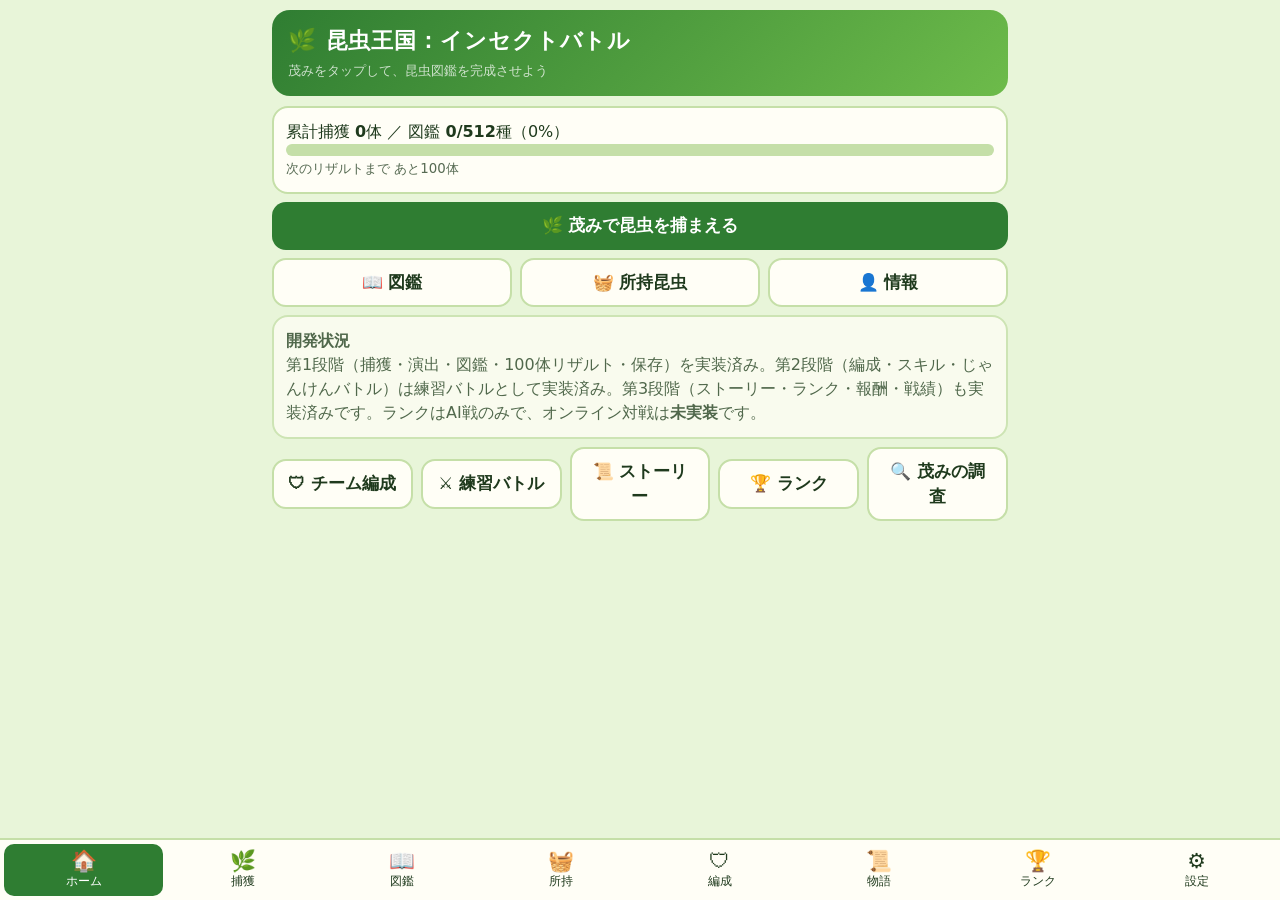
<file: games/insect-kingdom.html>
<!DOCTYPE html>
<html lang="ja"><head><meta charset="utf-8">
<meta name="viewport" content="width=device-width, initial-scale=1, viewport-fit=cover">
<title>昆虫王国：インセクトバトル</title>
<style>
:root{--bg:#e8f5d9;--ink:#1f3a1d;--card:#fffef6;--g1:#2f7d32;--g2:#6dbb4a;--line:#c5dfa8;--c0:#7bc96f;--c1:#3b9ef0;--c2:#a755e8;--c3:#f0b429;--c4:#ff4d79;box-sizing:border-box;padding-top:env(safe-area-inset-top,0px)}
@media(prefers-color-scheme:dark){:root:not([data-theme=light]){--bg:#13241a;--ink:#e6f3d8;--card:#1d3326;--line:#2f5236}}
*{box-sizing:inherit;-webkit-tap-highlight-color:transparent}
html,body{margin:0;height:100%}
body{background:var(--bg);color:var(--ink);font-family:"Hiragino Maru Gothic ProN","Zen Maru Gothic","Yu Gothic",system-ui,sans-serif;line-height:1.5;user-select:none;-webkit-user-select:none;touch-action:manipulation}
#app{max-width:760px;margin:0 auto;min-height:100%;padding:10px 12px calc(84px + env(safe-area-inset-bottom,0px))}
h1,h2,h3{margin:.3em 0}h2{font-size:1.25rem}
.top{background:linear-gradient(135deg,var(--g1),var(--g2));color:#fff;border-radius:18px;padding:14px 16px;margin-bottom:10px}
.top b{font-size:1.4rem;letter-spacing:.04em}
.card{background:var(--card);border:2px solid var(--line);border-radius:16px;padding:12px;margin:8px 0}
.btn{display:block;width:100%;min-height:48px;border:0;border-radius:14px;background:var(--g1);color:#fff;font:inherit;font-weight:700;font-size:1.05rem;padding:10px 14px;cursor:pointer}
.btn.sub{background:var(--card);color:var(--ink);border:2px solid var(--line)}
.btn[disabled]{opacity:.45}
.row{display:flex;gap:8px;flex-wrap:wrap;align-items:center}.row>*{flex:1}
nav{position:fixed;left:0;right:0;bottom:0;display:flex;background:var(--card);border-top:2px solid var(--line);padding:4px 4px calc(4px + env(safe-area-inset-bottom,0px));z-index:20}
nav button{flex:1;border:0;background:none;color:var(--ink);font:inherit;font-size:.72rem;padding:6px 0;min-height:48px;border-radius:10px;cursor:pointer}
nav button.on{background:var(--g1);color:#fff}
nav button span{display:block;font-size:1.3rem;line-height:1.1}
.bar{height:12px;background:var(--line);border-radius:8px;overflow:hidden}.bar i{display:block;height:100%;background:linear-gradient(90deg,var(--g1),var(--g2))}
/* bush */
#bushWrap{position:relative;text-align:center;padding:6px 0}
#bush{font-size:min(46vw,230px);line-height:1;background:none;border:0;cursor:pointer;filter:drop-shadow(0 8px 6px #0003);transition:transform .06s}
#bush:active{transform:scale(.93) rotate(-2deg)}
#pop{min-height:96px;display:flex;align-items:center;justify-content:center}
.big{font-size:2rem;font-weight:800}
.rar0{--rc:var(--c0)}.rar1{--rc:var(--c1)}.rar2{--rc:var(--c2)}.rar3{--rc:var(--c3)}.rar4{--rc:var(--c4)}
.ic{display:inline-flex;align-items:center;justify-content:center;width:52px;height:52px;border-radius:50%;background:radial-gradient(circle,#fff 30%,var(--rc,#ccc));font-size:30px;flex:none;border:3px solid var(--rc,#ccc)}
.supic{display:inline-flex;align-items:center;justify-content:center;width:28px;height:28px;border-radius:50%;background:radial-gradient(circle,#fff 30%,var(--rc,#ccc));font-size:16px;vertical-align:middle;flex:none;border:2px solid var(--rc,#ccc);margin-right:3px}
.supic svg{width:18px!important;height:18px!important;vertical-align:middle!important}
.mini{display:flex;gap:10px;align-items:center;text-align:left;background:var(--card);border:3px solid var(--rc);border-radius:16px;padding:8px 14px;animation:pp .25s ease-out}
.rar2 .mini{box-shadow:0 0 18px var(--c2)}.rar3 .mini{box-shadow:0 0 22px var(--c3);border-image:linear-gradient(90deg,#f0b429,#ff6bd6,#4de1ff,#f0b429) 1}.rar4 .mini{box-shadow:0 0 30px var(--c4),0 0 60px var(--c3)}
@keyframes pp{from{transform:scale(.6);opacity:.2}to{transform:scale(1);opacity:1}}
#fx{position:fixed;inset:0;pointer-events:none;z-index:30;overflow:hidden}
.pt{position:absolute;width:12px;height:12px;border-radius:50%;background:var(--rc);box-shadow:0 0 8px var(--rc);animation:fl .8s ease-out forwards}
.pt.leaf{border-radius:0 100% 0 100%}
.pt.rb{background:conic-gradient(#f0b429,#ff6bd6,#4de1ff,#f0b429)}
@keyframes fl{to{transform:translate(var(--dx),var(--dy)) rotate(260deg) scale(.2);opacity:0}}
.lg{position:absolute;inset:0;background:radial-gradient(circle,#fff8,var(--c4) 40%,#3a0a5a00 80%);animation:lg 1.2s ease-out forwards;display:flex;align-items:center;justify-content:center;color:#fff;font-size:2.4rem;font-weight:900;text-shadow:0 0 20px #f0b429;text-align:center}
@keyframes lg{0%{opacity:0;transform:scale(1.3)}20%{opacity:1}100%{opacity:0}}
.ring{position:absolute;width:20px;height:20px;border:4px solid var(--rc);border-radius:50%;animation:rg .6s ease-out forwards}
@keyframes rg{to{transform:scale(18);opacity:0}}
#toast{position:fixed;top:calc(10px + env(safe-area-inset-top,0px));left:50%;transform:translateX(-50%);background:#222c;color:#fff;border-radius:20px;padding:6px 14px;z-index:40;font-weight:700;display:none}
/* grids */
.grid{display:grid;grid-template-columns:repeat(auto-fill,minmax(92px,1fr));gap:8px}
.cell{background:var(--card);border:3px solid var(--rc,var(--line));border-radius:14px;padding:6px 2px;text-align:center;font-size:.72rem;cursor:pointer}
.cell .ic{width:44px;height:44px;font-size:24px}
.sil .ic{filter:brightness(0) opacity(.5)}
.tag{display:inline-block;border-radius:8px;padding:0 8px;font-size:.72rem;font-weight:700;color:#fff;background:var(--rc)}
.new{background:#ff3d3d;color:#fff;border-radius:8px;padding:0 6px;font-size:.7rem;font-weight:800}
select{font:inherit;min-height:42px;border-radius:10px;border:2px solid var(--line);background:var(--card);color:var(--ink);flex:1;min-width:0}
.modal{position:fixed;inset:0;background:#000a;z-index:50;display:flex;align-items:flex-end;justify-content:center}
.modal>div{background:var(--bg);width:100%;max-width:760px;max-height:92vh;overflow:auto;border-radius:22px 22px 0 0;padding:14px 14px calc(18px + env(safe-area-inset-bottom,0px))}
.line{display:flex;gap:8px;align-items:center;justify-content:space-between;padding:3px 0;border-bottom:1px dashed var(--line)}
.hero{border:4px solid var(--rc);border-radius:18px;padding:8px;display:flex;gap:10px;align-items:center;background:var(--card)}
.big2{font-size:2.6rem;font-weight:900;color:var(--g1)}
small,.muted{opacity:.75}
.bar i{transition:width .7s ease-out}
.ic svg{width:1.25em!important;height:1.25em!important;vertical-align:middle!important}
.gg{height:8px;margin-top:3px}.gg i{background:linear-gradient(90deg,#4da3ff,#a66bff,#ff7bd5)!important}
.gg.rdy{box-shadow:0 0 12px #ff7bd5;animation:rdy .9s infinite alternate}@keyframes rdy{to{box-shadow:0 0 24px #fff}}
.btn.ult{background:linear-gradient(90deg,#7c4dff,#ff4fd8)}.btn.ult.rdy{animation:rdy .9s infinite alternate;box-shadow:0 0 14px #ff7bd5}
#ult{position:fixed;inset:0;z-index:60;display:none;overflow:hidden;cursor:pointer}
#ult .dim{position:absolute;inset:0;background:#000;opacity:0;transition:opacity .25s}#ult.on .dim{opacity:.82}
#ult .ins{position:absolute;left:50%;top:42%;transform:translate(-50%,-50%) scale(.5);font-size:min(46vw,220px);line-height:1;opacity:0;filter:drop-shadow(0 0 22px var(--uc))}
#ult.show .ins{animation:uIn .5s ease-out forwards,uGl 1s ease-in-out .5s infinite}
@keyframes uIn{to{opacity:1;transform:translate(-50%,-50%) scale(1)}}@keyframes uGl{50%{filter:drop-shadow(0 0 46px var(--uc)) brightness(1.4)}}
#ult .nm{position:absolute;left:0;right:0;top:14%;text-align:center;color:#fff;font-weight:900;font-size:clamp(1.25rem,6.4vw,2.6rem);text-shadow:0 0 14px var(--uc),0 3px 0 #000;opacity:0;padding:0 8px}
#ult.nmz .nm{animation:uNm .45s ease-out forwards}@keyframes uNm{from{opacity:0;transform:scale(1.8)}to{opacity:1;transform:scale(1)}}
#ult .fl{position:absolute;inset:0;background:#fff;opacity:0}#ult .fl.go{animation:uFl .35s ease-out}@keyframes uFl{0%{opacity:.95}to{opacity:0}}
#ult .dmg{position:absolute;left:0;right:0;top:50%;text-align:center;font-size:clamp(3rem,18vw,6rem);font-weight:900;color:var(--uc);-webkit-text-stroke:2px #000;text-shadow:0 0 24px var(--uc);opacity:0;transform:scale(.4)}
#ult .dmg.go{animation:uDm .5s cubic-bezier(.2,1.6,.4,1) forwards}@keyframes uDm{to{opacity:1;transform:scale(1)}}
#ult .sp{position:absolute;left:0;right:0;bottom:14%;text-align:center;color:#fff;font-weight:800;text-shadow:0 2px 6px #000}
.ht{position:absolute;color:#fff;font-weight:900;font-size:1.7rem;text-shadow:0 0 10px var(--uc),0 2px 0 #000;animation:uHt .6s forwards}@keyframes uHt{from{opacity:0;transform:translateY(10px) scale(.6)}30%{opacity:1;transform:none}to{opacity:0;transform:translateY(-14px)}}
.ending{position:fixed;inset:0;z-index:55;overflow:hidden;background:radial-gradient(ellipse at 50% 28%,#254c35,#09140f 72%);color:#f5f0cf;text-align:center}
.ending:before{content:"";position:absolute;inset:0;opacity:.35;background-image:radial-gradient(2px 2px at 12% 18%,#fff 50%,transparent 60%),radial-gradient(1.5px 1.5px at 76% 31%,#fff 50%,transparent 60%),radial-gradient(2px 2px at 88% 72%,#f0d98a 50%,transparent 60%),radial-gradient(1px 1px at 28% 82%,#fff 50%,transparent 60%);background-size:240px 210px}
.credit-window{position:absolute;inset:0 0 72px;overflow:hidden;mask-image:linear-gradient(transparent,#000 12%,#000 86%,transparent)}
.credit-roll{position:absolute;top:100%;left:0;right:0;padding:0 20px 35vh;animation:creditScroll 42s linear forwards}
.credit-roll h1{font-size:clamp(2rem,8vw,3.4rem);color:#f4d97c;text-shadow:0 0 20px #e7b84b88;letter-spacing:.08em;margin:0 0 12px}
.credit-roll h2{font-size:clamp(1.1rem,4vw,1.5rem);color:#e2c86f;letter-spacing:.18em;margin:0 0 12px}
.credit-roll p{margin:0 0 10px;font-size:clamp(.95rem,3.8vw,1.2rem)}
.credit-roll .credit-space{height:17vh}
.credit-roll .credit-small{font-size:.86rem;opacity:.78}
.credit-reward{max-width:560px;margin:16px auto;text-align:left;color:#1f2a1d}
.ending-actions{position:absolute;left:0;right:0;bottom:0;padding:10px 14px calc(12px + env(safe-area-inset-bottom,0px));background:linear-gradient(transparent,#09140f 35%)}
@keyframes creditScroll{from{transform:translateY(0)}to{transform:translateY(calc(-100% - 100vh))}}
@media(prefers-reduced-motion:reduce){.credit-window{overflow-y:auto;mask-image:none}.credit-roll{position:relative;top:auto;padding:10vh 20px 35vh;animation:none}}
.fxs{position:absolute;left:0;right:0;height:10px;transform:rotate(-24deg);background:linear-gradient(90deg,transparent,var(--uc),#fff,var(--uc),transparent);box-shadow:0 0 22px var(--uc);animation:uSl .45s ease-out forwards}
.fxs.r1{transform:rotate(24deg)}.fxs.wind{height:4px;transform:none}.fxs.cross{height:0;top:45%!important;animation:none;background:none;box-shadow:none}
.fxs.cross i{position:absolute;left:-10%;right:-10%;top:0;height:10px;background:linear-gradient(90deg,transparent,var(--uc),#fff,var(--uc),transparent);box-shadow:0 0 22px var(--uc);animation:uSl .45s ease-out forwards}
.fxs.cross i:first-child{transform:rotate(30deg)}.fxs.cross i:last-child{transform:rotate(-30deg)}
@keyframes uSl{from{clip-path:inset(0 100% 0 0);opacity:1}60%{clip-path:inset(0);opacity:1}to{clip-path:inset(0);opacity:0}}
.fxr{position:absolute;left:50%;top:46%}.fxr i{position:absolute;width:60px;height:60px;border:6px solid var(--uc);border-radius:50%;box-shadow:0 0 30px var(--uc),inset 0 0 30px var(--uc);transform:translate(-50%,-50%) scale(.2);animation:uRg .7s ease-out forwards}
.fxr i+i{animation-delay:.12s;border-color:#fff}@keyframes uRg{to{transform:translate(-50%,-50%) scale(9);opacity:0}}
.fxst{position:absolute;left:50%;top:44%}.fxst i{position:absolute;width:16px;height:16px;border-radius:50%;background:var(--uc);box-shadow:0 0 14px var(--uc);animation:uSt .8s ease-in forwards}
@keyframes uSt{from{transform:rotate(var(--a)) translateX(130px)}to{transform:rotate(calc(var(--a) + 200deg)) translateX(0) scale(.3)}}
.shk #app{animation:shk .4s}@keyframes shk{20%{transform:translate(-9px,4px)}40%{transform:translate(8px,-5px)}60%{transform:translate(-6px,3px)}80%{transform:translate(4px,-2px)}}
@media(prefers-reduced-motion:reduce){.pt,.lg,.ring,.mini{animation-duration:.01s}}
</style></head><body>
<div id="app"></div><div id="fx"></div><div id="ult"></div><div id="toast"></div><div id="modal"></div>
<nav id="nav"></nav>
<script>
"use strict";
const RN=['ノーマル','レア','超レア','伝説級','神話級'],RM=[0,0,1,2,3,4];
const CL=['チョウ目','コウチュウ目','ハチ目','カマキリ目','バッタ目','トンボ目','カメムシ目','ハエ目','ゴキブリ目','カゲロウ目','トビケラ目','ナナフシ目','ハサミムシ目','アミメカゲロウ目','カワゲラ目'];
function bugSvg(sh,col){let [c,d,l]=col,defs='';
 if(sh==='rainbow'){defs='<defs><linearGradient id="bugRb" x1="0" y1="0" x2="1" y2="1"><stop offset="0" stop-color="#2dd4bf"/><stop offset=".5" stop-color="#a855f7"/><stop offset="1" stop-color="#f43f5e"/></linearGradient></defs>';c='url(#bugRb)';sh='stag'}
 const legs=`<path d="M23 29L8 24M22 37L6 39M25 46L9 56M41 29L56 24M42 37L58 39M39 46L55 56" stroke="${d}" stroke-width="2.6" stroke-linecap="round" fill="none"/>`;
 const rx=sh==='elep'?16:sh==='flat'?15.5:14;
 const body=`<ellipse cx="32" cy="43" rx="${rx}" ry="${sh==='flat'?18:19}" fill="${c}" stroke="${d}" stroke-width="1.8"/><path d="M32 25V62" stroke="${d}" stroke-width="1.3" opacity=".8"/><ellipse cx="26" cy="40" rx="3.6" ry="11" fill="${l}" opacity=".4"/>`;
 const pron=`<ellipse cx="32" cy="24.5" rx="${sh==='flat'?12:10.5}" ry="8" fill="${c}" stroke="${d}" stroke-width="1.8"/><ellipse cx="28" cy="22.5" rx="3" ry="2" fill="${l}" opacity=".45"/>`;
 const hd=sh==='miyama'?10.5:sh==='flat'?9:6.5;
 const head=`<ellipse cx="32" cy="14" rx="${hd}" ry="5.6" fill="${d}"/>`;
 const P=(p,w)=>`<path d="${p}" stroke="${d}" stroke-width="${w}" fill="none" stroke-linecap="round" stroke-linejoin="round"/>`;
 const H={
  rhino:P('M32 13V0Q32 -6 25 -8M32 0Q32 -6 39 -8',3.4),
  sil_t:`<path d="M28.5 23Q22 6 31 -10Q33 6 35.5 23Z" fill="${d}" stroke="${d}" stroke-width="1.4" stroke-linejoin="round"/><path d="M26 13L21.5 9.5L27 8Z" fill="${d}"/>`,
  sil_h:`<path d="M26 23Q24 4 31 -12Q36 4 38 23Z" fill="${d}" stroke="${d}" stroke-width="1.4" stroke-linejoin="round"/><path d="M25.5 14L21 12L26 10Z" fill="${d}"/><path d="M25.8 6L22 3L26.5 2.5Z" fill="${d}"/>`,
  sil_g:`<path d="M25 23Q22 10 30 -2Q35 10 39 23Z" fill="${d}" stroke="${d}" stroke-width="1.4" stroke-linejoin="round"/><path d="M24.5 15L18.5 10.5L25.5 8Z" fill="${d}"/>`,
  sil_m:`<path d="M27 23Q19 6 31 -8Q34 6 37 23Z" fill="${d}" stroke="${d}" stroke-width="1.4" stroke-linejoin="round"/><path d="M24 5.5L20 1L26 0.5Z" fill="${d}"/>`,
  herc1:`<path d="M26.5 23Q21 4 32 -11Q34 4 37.5 23Z" fill="${d}" stroke="${d}" stroke-width="1.5" stroke-linejoin="round"/><path d="M29.5 20Q26 5 31 -6" stroke="${l}" stroke-width="1.4" fill="none" stroke-linecap="round" opacity=".5"/>`,
  herc:P('M27 22Q18 6 28 -9',4.6)+P('M35 13Q43 5 35 -5',3.6),
  tri:P('M32 14V-4',3.2)+P('M26.5 22Q20 10 25.5 -2',3.6)+P('M37.5 22Q44 10 38.5 -2',3.6),
  elep:P('M32 14V3',4)+P('M27 22Q21 14 25 6',4.2)+P('M37 22Q43 14 39 6',4.2),
  stag:P('M29 13C21 13 15 7 17 -3',3.4)+P('M35 13C43 13 49 7 47 -3',3.4)+P('M17.4 4L22 5.5',2.2)+P('M46.6 4L42 5.5',2.2),
  long:P('M29 13C22 9 18 1 21 -7',3)+P('M35 13C42 9 46 1 43 -7',3)+P('M19.4 1L23 2.2',2)+P('M44.6 1L41 2.2',2),
  flat:P('M28.5 13Q19 11 20.5 2',4.8)+P('M35.5 13Q45 11 43.5 2',4.8)+P('M20.7 5L26 6.5',3)+P('M43.3 5L38 6.5',3),
  miyama:P('M27 13Q19 11 20 3',3.6)+P('M37 13Q45 11 44 3',3.6)+P('M23 12L17 10M41 12L47 10',3)
 }[sh]||'';
 const SPOT=({sil_t:[[26,36,1.7,2.1],[38,38,1.7,2.1],[25,46,1.8,2.2],[39,47,1.8,2.2],[30,55,1.7,2],[35,56,1.7,2]],
  sil_h:[[25,35,2.2,2.6],[39,36,2.2,2.6],[30,41,1.6,2],[34,43,1.6,2],[24,46,2.3,2.8],[40,47,2.3,2.8],[29,52,2,2.4],[36,53,2,2.4],[32,58,1.6,1.8]],
  sil_g:[[27,38,1.4,1.7],[37,40,1.4,1.7],[28,50,1.5,1.8],[36,52,1.5,1.8]],
  sil_m:[[26,38,3.2,4],[38,39,3.2,4],[28,52,3,3.6],[36,53,3,3.6]]}[sh]||[]).map(([x,y,a,b])=>`<ellipse cx="${x}" cy="${y}" rx="${a}" ry="${b}" fill="${d}" opacity=".85"/>`).join('');
 return `<svg xmlns="http://www.w3.org/2000/svg" viewBox="0 -10 64 74" style="width:1em;height:1em;vertical-align:-.15em">${defs}${legs}${body}${SPOT}${pron}${head}${H}</svg>`}


/* カブトムシ・クワガタ専用イラスト（SVG）。名前の一部一致で形と色を決める（上から順に判定）。
   形: rhino=Y字の角 / herc=挟み角 / tri=三本角 / elep=太く短い角 / stag=湾曲した大あご / long=長い大あご / flat=太く短い大あご / miyama=幅広の頭 / rainbow=虹色 */
const BK=[
['ヘラクレス','herc1',['#5a5b3a','#262613','#c9c98a']],['ネプチューン','herc1',['#6b4a2b','#2a1a0c','#d7a874']],['サタン','herc1',['#141414','#000','#666']],['ヒルス','sil_h',['#8d9078','#2d3024','#cfd1b8']],['ティティウス','sil_t',['#a9ad7a','#3c4022','#e6e8b8']],['グラント','sil_g',['#b5b27a','#40401f','#efecb8']],['マヤ','sil_m',['#c8c2a2','#4a4430','#f2efd8']],['シロカブト','herc1',['#c9c4a8','#6b6650','#fff']],
['コーカサス','tri',['#1b1b1f','#000','#7a7a8a']],['アトラス','tri',['#3b2a1e','#120b06','#a07a58']],['モーレンカンプ','tri',['#2a2019','#0a0705','#8a6f55']],['ヅノカブト','tri',['#8a6a3a','#2f2210','#e0c08a']],
['ゾウカブト','elep',['#4a3322','#170e07','#a07a58']],
['ヒメカブト','rhino',['#6b4a2b','#241407','#c99a6a']],['カブト','rhino',['#7a3f1d','#2e1608','#d58a55']],
['ニジイロ','rainbow',['#a855f7','#3a1a5a','#fff']],['キンイロ','stag',['#d8b21a','#5a4300','#fff2a0']],
['ギラファ','long',['#2b1d12','#0a0603','#9b7554']],['フタマタ','long',['#3a1d12','#120704','#a26a4a']],['シカクワ','long',['#4a2f1c','#170d06','#b08460']],
['ミヤマ','miyama',['#8a5a2a','#33200c','#e2b77a']],
['ホソアカ','stag',['#2a9d6a','#0a3a24','#9ff0c8']],['ノコギリ','stag',['#7a3a1c','#2c1308','#d28a5c']],['コクワ','stag',['#3a2418','#120a05','#9a7458']],['スジクワ','stag',['#4a3626','#180f08','#a58468']],
['ツヤクワ','flat',['#17171a','#000','#6f6f80']],['オオクワ','flat',['#17171a','#000','#6f6f80']],['ヒラタ','flat',['#35231a','#100804','#8c6a55']],['ネブト','flat',['#3a2a20','#120a05','#9a7458']],['マルバネ','flat',['#17171a','#000','#6f6f80']],
['クワガタ','stag',['#3a2418','#120a05','#9a7458']]];
const ICO={};
function insectSvg(sp){
 const palettes=[
  [['#ef8cae','#8f315b','#ffe1a8'],['#f2c14e','#7b4a21','#fff1bd'],['#74c0fc','#22577a','#d9f0ff'],['#9b8afb','#493b86','#e6ddff']],
  [['#718096','#263238','#d5dde3'],['#56a87b','#1e5631','#c8f2d2'],['#b9874e','#53351e','#f4d49a'],['#5898bb','#21415c','#d8efff']],
  [['#e9aa32','#7b4517','#fff0a6'],['#cf7652','#652f2a','#f5d4a4'],['#77a878','#31593c','#d8efba']],
  [['#72ad50','#31552c','#c4e79c'],['#9b9a55','#555024','#e5df98'],['#9b6b45','#563b2a','#e8c28c']],
  [['#8da84a','#3d5129','#d8e99b'],['#76a862','#36543a','#d0edaa'],['#b38948','#644720','#f1d58c']],
  [['#55a8a0','#205c62','#b7f0e5'],['#6f9db8','#354f72','#d7efff'],['#8ebd72','#41613b','#d8efae']],
  [['#92865d','#51472d','#e3d8a0'],['#6b9772','#334b3e','#d2eac2'],['#b97c54','#613b2b','#f1cca2']],
  [['#bd7650','#6b3832','#f0c29a'],['#7d8c9b','#3c4852','#dce5ed'],['#91a64f','#45562a','#e2eab0']],
  [['#845f42','#3e2a1c','#d8b58a'],['#6c7654','#343f2d','#d4dfae'],['#786c62','#3d3633','#d9cdc2']],
  [['#b78d52','#604421','#f2dba0'],['#9eaa7b','#4c593a','#e2e9be'],['#8aa6bb','#3f536b','#e2f0ff']],
  [['#8d7659','#493826','#e4d1a8'],['#789284','#385448','#d1edda'],['#b18a61','#5b4028','#f1ddb5']],
  [['#7d9c57','#415632','#d3e7a0'],['#9c8254','#5a4529','#e8d39a'],['#6e9a75','#355c43','#c8e8c8']],
  [['#b58a55','#61431e','#f4d8a0'],['#8c7964','#493a2b','#e5d8c6'],['#789b71','#3d5c3c','#d4e8be']],
  [['#72aa72','#315d46','#cff0cc'],['#8ca5bf','#455c78','#e1efff'],['#bd9457','#624b2b','#f5e0a2']],
  [['#7aa5a0','#34545a','#d5eece'],['#8e9c66','#4b5738','#e5e5ad'],['#9c795c','#563e30','#edceaa']]
 ];
 const p=palettes[sp.cls][sp.id%palettes[sp.cls].length],c=p[0],d=p[1],l=p[2],v=sp.id;
 const isAnt=sp.cls===2&&sp.ja.includes('アリ'),isFly=sp.cls===7,isRoach=sp.cls===8&&!sp.ja.includes('シロアリ'),isMoth=sp.cls===0&&(/ガ|マユ|スズメ|ホウジャク|オオスカシバ|カイコ/.test(sp.ja));
 const legs=isAnt
  ?`<g stroke="${d}" stroke-width="2.4" stroke-linecap="round" stroke-linejoin="round" fill="none"><path d="M28 35L22 29 17 32M28 39L20 40 16 46M30 43L25 51 22 57M40 35L45 29 50 32M40 39L48 40 52 46M38 43L43 51 46 57"/></g>`
  :isFly
   ?`<g stroke="${d}" stroke-width="2" stroke-linecap="round" stroke-linejoin="round" fill="none"><path d="M29 35L23 43 17 52M31 38L28 48 25 57M35 38L38 48 40 57M37 35L43 43 49 52"/></g>`
   :isRoach
    ?`<g stroke="${d}" stroke-width="2.3" stroke-linecap="round" stroke-linejoin="round" fill="none"><path d="M24 32L13 26 6 31M22 39L11 40 5 47M25 47L15 54 12 61M40 32L51 26 58 31M42 39L53 40 59 47M39 47L49 54 52 61"/><path d="M12 26L9 23M11 40L7 38M15 54L12 51M52 26L55 23M53 40L57 38M49 54L52 51" stroke-width="1.3"/></g>`
    :`<g stroke="${d}" stroke-width="2.2" stroke-linecap="round" fill="none"><path d="M24 35L13 30 7 35M22 41L11 42 6 48M25 46L17 53 14 60M40 35L51 30 57 35M42 41L53 42 58 48M39 46L47 53 50 60"/></g>`;
 const antenna=isAnt
  ?`<path d="M12 31Q5 27 8 21L4 17M17 30Q11 24 16 20L14 16"/>`
  :isFly
   ?`<path d="M29 18Q25 13 23 16M35 18Q39 13 41 16"/>`
   :isRoach
    ?`<path d="M25 20Q12 8 2 5M28 18Q18 3 8 1M39 20Q52 8 62 5M36 18Q46 3 56 1"/>`
    :isMoth
     ?`<path d="M29 18Q25 8 18 6M35 18Q39 8 46 6M25 12L20 8M27 15L22 12M39 12L44 8M37 15L42 12" stroke-width="1.5"/>`
     :sp.cls===2
      ?`<path d="M27 18Q21 8 17 10M37 18Q43 8 47 10"/>`
      :sp.cls===0
       ?`<path d="M29 18Q26 9 23 6M35 18Q38 9 41 6"/>`
       :sp.cls===8
        ?`<path d="M27 20Q14 7 4 5M37 20Q50 7 60 5"/>`
        :`<path d="M28 17Q24 5 20 4M36 17Q40 5 44 4"/>`;
 const wingPair=(shape)=>`<g stroke="${d}" stroke-width="1.4" stroke-linejoin="round"><path d="${shape[0]}" fill="${l}" fill-opacity=".83"/><path d="${shape[1]}" fill="${l}" fill-opacity=".83"/></g>`;
 const patterns={
  0: `${wingPair(['M29 30Q18 13 5 20Q4 34 25 40Z','M35 30Q46 13 59 20Q60 34 39 40Z'])}<g fill="${d}" opacity=".65"><circle cx="${15+(v%5)}" cy="27" r="2.2"/><circle cx="${49-(v%5)}" cy="27" r="2.2"/><circle cx="19" cy="34" r="1.5"/><circle cx="45" cy="34" r="1.5"/></g><ellipse cx="32" cy="36" rx="3" ry="13" fill="${d}"/>`,
  1: `<ellipse cx="32" cy="39" rx="15" ry="19" fill="${c}" stroke="${d}" stroke-width="2"/><path d="M32 21V57" stroke="${d}" stroke-width="1.6"/><circle cx="23" cy="34" r="2.4" fill="${l}"/><circle cx="41" cy="34" r="2.4" fill="${l}"/><circle cx="24" cy="45" r="2.2" fill="${l}"/><circle cx="40" cy="45" r="2.2" fill="${l}"/><ellipse cx="32" cy="20" rx="9" ry="7" fill="${d}"/>`,
  2: `${wingPair(['M28 29Q12 12 9 23Q10 33 27 36Z','M36 29Q52 12 55 23Q54 33 37 36Z'])}<ellipse cx="32" cy="39" rx="9" ry="13" fill="${c}" stroke="${d}" stroke-width="2"/><path d="M24 37H40M25 42H39" stroke="${d}" stroke-width="3"/>`,
  3: `<ellipse cx="34" cy="40" rx="8" ry="19" transform="rotate(-18 34 40)" fill="${c}" stroke="${d}" stroke-width="2"/><path d="M30 25L21 19 27 15M38 25L46 17 41 14" stroke="${d}" stroke-width="3" fill="none"/><path d="M24 31L11 20 15 18 28 28M40 31L53 20 49 18 36 28" stroke="${d}" stroke-width="3" fill="none" stroke-linejoin="round"/>`,
  4: `<ellipse cx="32" cy="39" rx="7" ry="17" fill="${c}" stroke="${d}" stroke-width="2"/><path d="M27 43Q14 35 9 48L24 53M37 43Q50 35 55 48L40 53" fill="${c}" stroke="${d}" stroke-width="2"/><path d="M28 32H36M27 38H37M28 45H36" stroke="${l}" stroke-width="2"/>`,
  5: `${wingPair(['M28 30Q3 12 8 23Q13 31 29 35Z','M36 30Q61 12 56 23Q51 31 35 35Z'])}${wingPair(['M29 34Q8 24 12 34Q18 39 29 39Z','M35 34Q56 24 52 34Q46 39 35 39Z'])}<ellipse cx="32" cy="42" rx="3.5" ry="20" fill="${c}" stroke="${d}" stroke-width="1.5"/><circle cx="32" cy="20" r="5" fill="${d}"/>`,
  6: `<path d="M32 22Q49 24 47 40L32 56 17 40Q15 24 32 22Z" fill="${c}" stroke="${d}" stroke-width="2"/><path d="M32 23V55M20 32L32 39 44 32" fill="none" stroke="${l}" stroke-width="1.8"/><circle cx="32" cy="19" r="6" fill="${d}"/>`,
  7: `${wingPair(['M27 30Q8 10 9 24Q13 34 28 36Z','M37 30Q56 10 55 24Q51 34 36 36Z'])}<ellipse cx="32" cy="39" rx="7" ry="15" fill="${c}" stroke="${d}" stroke-width="2"/><path d="M32 45L32 57" stroke="${d}" stroke-width="3"/><circle cx="32" cy="23" r="6" fill="${d}"/>`,
  8: `<ellipse cx="32" cy="39" rx="16" ry="21" fill="${c}" stroke="${d}" stroke-width="2"/><path d="M19 30Q32 36 45 30M17 38Q32 44 47 38M19 47Q32 53 45 47" fill="none" stroke="${d}" stroke-width="1.5"/><ellipse cx="32" cy="20" rx="8" ry="6" fill="${d}"/>`,
  9: `${wingPair(['M29 30Q19 7 13 11Q14 27 29 37Z','M35 30Q45 7 51 11Q50 27 35 37Z'])}<path d="M32 24V54M29 51L25 60M32 52V62M35 51L39 60" stroke="${d}" stroke-width="2.4" fill="none"/><circle cx="32" cy="20" r="4.5" fill="${d}"/>`,
  10: `${wingPair(['M29 29Q18 15 12 23L24 42 31 36Z','M35 29Q46 15 52 23L40 42 33 36Z'])}<path d="M20 23L27 35M44 23L37 35" stroke="${d}" stroke-width="1"/><ellipse cx="32" cy="40" rx="5" ry="16" fill="${c}" stroke="${d}" stroke-width="2"/>`,
  11: `<path d="M32 18Q26 30 32 43Q27 51 31 60" stroke="${d}" stroke-width="4" fill="none" stroke-linecap="round"/><path d="M29 29L15 23M30 38L12 39M31 48L16 56M35 29L49 23M34 38L52 39M33 48L48 56" stroke="${c}" stroke-width="3" fill="none" stroke-linecap="round"/><circle cx="32" cy="16" r="4" fill="${d}"/>`,
  12: `<ellipse cx="32" cy="39" rx="9" ry="18" fill="${c}" stroke="${d}" stroke-width="2"/><path d="M28 53Q25 60 27 63M36 53Q39 60 37 63" stroke="${d}" stroke-width="2.5" fill="none"/><path d="M27 19L24 12M37 19L40 12" stroke="${d}" stroke-width="1.6"/>`,
  13: `${wingPair(['M29 31Q5 9 8 27L24 43 31 37Z','M35 31Q59 9 56 27L40 43 33 37Z'])}<path d="M11 18L28 39M17 17L27 34M53 18L36 39M47 17L37 34" stroke="${d}" stroke-width=".8" opacity=".8"/><ellipse cx="32" cy="41" rx="4" ry="16" fill="${c}" stroke="${d}" stroke-width="2"/>`,
  14: `${wingPair(['M29 30Q12 13 12 24L26 39 31 35Z','M35 30Q52 13 52 24L38 39 33 35Z'])}<ellipse cx="32" cy="41" rx="5" ry="17" fill="${c}" stroke="${d}" stroke-width="2"/><path d="M28 54L23 61M32 55V63M36 54L41 61" stroke="${d}" stroke-width="1.8"/>`
 };
  const antArt=`<path d="M22 34Q29 30 35 35L40 37 44 35Q51 29 59 35L57 43Q50 48 43 42L39 40 35 43Q28 49 21 43Z" fill="${c}" stroke="${d}" stroke-width="2"/><circle cx="15" cy="38" r="7" fill="${c}" stroke="${d}" stroke-width="2"/><circle cx="12.5" cy="36" r="1.2" fill="${l}"/><circle cx="17.5" cy="36" r="1.2" fill="${l}"/><path d="M23 36L35 35M24 42L34 41M45 36L55 35M45 42L54 41" stroke="${l}" stroke-width="1.2"/><circle cx="39" cy="38" r="2.5" fill="${d}"/><circle cx="43" cy="38" r="2" fill="${l}"/>`;
  const flyArt=`<path d="M28 28Q12 7 7 14Q6 26 27 34Z" fill="${l}" fill-opacity=".9" stroke="${d}" stroke-width="1.8"/><path d="M36 28Q52 7 57 14Q58 26 37 34Z" fill="${l}" fill-opacity=".9" stroke="${d}" stroke-width="1.8"/><path d="M13 16L27 31M51 16L37 31" stroke="#fff" stroke-opacity=".8" stroke-width="1.4"/><ellipse cx="32" cy="38" rx="9" ry="13" fill="${c}" stroke="${d}" stroke-width="2"/><path d="M26 40Q32 37 38 40M27 45Q32 42 37 45M29 50Q32 48 35 50" fill="none" stroke="${d}" stroke-width="1.5"/><ellipse cx="32" cy="23" rx="9" ry="7" fill="${d}" stroke="#fff" stroke-width="1"/><ellipse cx="26" cy="22" rx="3.5" ry="5" fill="#b94352" stroke="${d}" stroke-width="1"/><ellipse cx="38" cy="22" rx="3.5" ry="5" fill="#b94352" stroke="${d}" stroke-width="1"/><circle cx="26" cy="21" r="1" fill="#fff"/><circle cx="38" cy="21" r="1" fill="#fff"/>`;
  const roachArt=`<ellipse cx="32" cy="41" rx="19" ry="21" fill="${c}" stroke="${d}" stroke-width="2"/><path d="M32 22V60M17 34Q32 40 47 34M14 43Q32 50 50 43M17 52Q32 58 47 52" fill="none" stroke="${d}" stroke-width="1.8"/><path d="M32 24Q47 17 43 30L32 37 21 30Q17 17 32 24Z" fill="${l}" stroke="${d}" stroke-width="2"/><path d="M25 23Q32 19 39 23" fill="none" stroke="#fff" stroke-opacity=".65" stroke-width="1.4"/><ellipse cx="32" cy="19" rx="6" ry="5" fill="${d}"/><circle cx="28" cy="19" r="1.4" fill="${l}"/><circle cx="36" cy="19" r="1.4" fill="${l}"/>`;
  const butterflyArt=`<path d="M29 27Q22 4 8 5Q2 19 9 35Q15 44 29 40Z" fill="${c}" stroke="${d}" stroke-width="2.2"/><path d="M35 27Q42 4 56 5Q62 19 55 35Q49 44 35 40Z" fill="${c}" stroke="${d}" stroke-width="2.2"/><path d="M29 37Q17 34 10 41Q11 54 24 56Q30 52 31 42Z" fill="${l}" stroke="${d}" stroke-width="2"/><path d="M35 37Q47 34 54 41Q53 54 40 56Q34 52 33 42Z" fill="${l}" stroke="${d}" stroke-width="2"/><path d="M29 27L10 10M28 32L8 24M35 27L54 10M36 32L56 24M28 42L15 49M36 42L49 49" fill="none" stroke="${d}" stroke-width="1.2"/><circle cx="14" cy="23" r="3.4" fill="${l}" stroke="${d}" stroke-width="1.2"/><circle cx="50" cy="23" r="3.4" fill="${l}" stroke="${d}" stroke-width="1.2"/><circle cx="18" cy="45" r="2.4" fill="${d}"/><circle cx="46" cy="45" r="2.4" fill="${d}"/><ellipse cx="32" cy="37" rx="3.2" ry="17" fill="${d}"/><circle cx="32" cy="19" r="4.5" fill="${d}"/>`;
  const mothArt=`<path d="M29 28Q24 5 5 8Q3 23 12 40Q18 47 30 40Z" fill="${c}" stroke="${d}" stroke-width="2.5"/><path d="M35 28Q40 5 59 8Q61 23 52 40Q46 47 34 40Z" fill="${c}" stroke="${d}" stroke-width="2.5"/><path d="M30 38Q21 34 13 43Q15 57 27 57Q31 51 32 43Z" fill="${l}" stroke="${d}" stroke-width="2"/><path d="M34 38Q43 34 51 43Q49 57 37 57Q33 51 32 43Z" fill="${l}" stroke="${d}" stroke-width="2"/><path d="M28 29L9 13M28 34L10 25M36 29L55 13M36 34L54 25M29 43L18 51M35 43L46 51" fill="none" stroke="${d}" stroke-width="1.8"/><ellipse cx="18" cy="31" rx="4" ry="6" fill="${l}" stroke="${d}" stroke-width="1.4"/><ellipse cx="46" cy="31" rx="4" ry="6" fill="${l}" stroke="${d}" stroke-width="1.4"/><ellipse cx="32" cy="39" rx="4.2" ry="18" fill="${d}"/><path d="M27 38Q32 34 37 38M28 43Q32 39 36 43M29 48Q32 44 35 48" fill="none" stroke="${l}" stroke-width="1.7"/><circle cx="32" cy="19" r="4.5" fill="${d}"/>`;
  const termiteArt=`<ellipse cx="32" cy="39" rx="13" ry="17" fill="${l}" stroke="${d}" stroke-width="2"/><path d="M20 34H44M19 40H45M21 46H43" stroke="${d}" stroke-width="1.5"/><ellipse cx="32" cy="22" rx="8" ry="7" fill="${c}" stroke="${d}" stroke-width="2"/><path d="M28 18L24 13M36 18L40 13" stroke="${d}" stroke-width="1.5"/>${wingPair(['M28 25Q7 4 8 19Q12 30 28 33Z','M36 25Q57 4 56 19Q52 30 36 33Z'])}`;
  const art=isAnt?antArt:isFly?flyArt:isRoach?roachArt:sp.cls===8?termiteArt:sp.cls===0?(isMoth?mothArt:butterflyArt):patterns[sp.cls];
  return `<svg xmlns="http://www.w3.org/2000/svg" viewBox="0 0 64 64" role="img" aria-label="${sp.ja}">${legs}<g stroke="${d}" stroke-width="1.8" fill="none" stroke-linecap="round">${antenna}</g>${art}</svg>`;
}
function iconOf(sp){if(ICO[sp.id])return ICO[sp.id];const k=sp.cls===1&&/クワガタ|カブト/.test(sp.ja)?BK.find(x=>sp.ja.includes(x[0])):null;return ICO[sp.id]=k?bugSvg(k[1],k[2]):insectSvg(sp)}

// [id,和名,学名,分類idx,レア,最小mm,最大mm,生息地,活動時期,説明,攻,防,体]  ※体長は概数の参考値
const D=[
[1,'モンシロチョウ','Pieris rapae',0,0,18,25,'草地・畑・市街地','3〜11月','キャベツ畑などで見られる白いチョウ。',4,3,10],
[2,'ナナホシテントウ','Coccinella septempunctata',1,0,5,9,'草地・畑','3〜11月','アブラムシを食べる益虫。',4,5,9],
[3,'クロオオアリ','Camponotus japonicus',2,0,7,12,'地面・公園','4〜10月','日本最大級の地上性のアリ。',5,4,10],
[4,'オンブバッタ','Atractomorpha lata',4,0,25,42,'草地・庭','8〜11月','メスの背にオスが乗る姿が名の由来。',3,3,11],
[5,'イエバエ','Musca domestica',7,0,5,8,'人家周辺','春〜秋','人の暮らしの近くにいるハエ。',3,2,8],
[6,'ヒトスジシマカ','Aedes albopictus',7,0,4,5,'藪・住宅地','5〜10月','黒地に白い縞をもつ蚊。',3,2,7],
[7,'ヤマトシロアリ','Reticulitermes speratus',8,0,4,6,'朽木・森林','通年（羽アリは春）','枯れ木を食べる社会性の昆虫。',3,4,9],
[8,'アブラゼミ','Graptopsaltria nigrofuscata',6,0,55,60,'平地の林・公園','7〜9月','茶色い翅で、ジージーと鳴くセミ。',4,4,12],
[9,'アゲハ','Papilio xuthus',0,1,30,40,'庭・林縁','4〜10月','ミカン類の葉で育つ大型のチョウ。',5,3,12],
[10,'ナミテントウ','Harmonia axyridis',1,1,5,8,'草地・樹上','3〜11月','斑紋の変異が非常に多いテントウムシ。',5,5,10],
[11,'トノサマバッタ','Locusta migratoria',4,1,35,65,'河原・草原','6〜11月','よく跳び、よく飛ぶ大型のバッタ。',6,4,13],
[12,'クサギカメムシ','Halyomorpha halys',6,1,12,17,'林・果樹園','通年','刺激を受けると強いにおいを出す。',4,7,12],
[13,'クロゴキブリ','Periplaneta fuliginosa',8,1,25,40,'人家周辺','5〜10月','日本の家屋で見られる大型のゴキブリ。',5,6,13],
[14,'ニホンミツバチ','Apis cerana japonica',2,1,10,13,'林・草地','3〜11月','日本在来のミツバチ。',5,4,11],
[15,'ミンミンゼミ','Hyalessa maculaticollis',6,1,55,63,'林・公園','7〜9月','ミーンミンと鳴く大型のセミ。',5,4,12],
[16,'ハラビロカマキリ','Hierodula patellifera',3,2,50,70,'樹上・草地','8〜11月','腹部が幅広く、樹上で待ち伏せする。',9,5,14],
[17,'チョウセンカマキリ','Tenodera angustipennis',3,2,70,95,'草地','8〜11月','細身で大型のカマキリ。',9,4,14],
[18,'シオカラトンボ','Orthetrum albistylum',5,2,50,60,'池・水田','5〜10月','オスは成熟すると青白い粉を帯びる。',7,4,12],
[19,'ゲンジボタル','Nipponoluciola cruciata',1,2,10,16,'清流','5〜7月','幼虫は水中でカワニナを食べる。',6,5,13],
[20,'コクワガタ','Dorcus rectus',1,2,17,54,'雑木林','5〜10月上旬','身近で見られる小型のクワガタ。',8,6,15],
[21,'ノコギリクワガタ','Prosopocoilus inclinatus',1,2,25,75,'雑木林','6〜9月','大あごがノコギリ状のクワガタ。',11,6,16],
[22,'オオミズアオ','Actias aliena',0,2,25,35,'林','5〜8月','淡い青緑色の大型のガ。',5,5,14],
[23,'モンカゲロウ','Ephemera strigata',9,2,15,20,'河川','5〜6月','成虫は短命で、水辺で羽化する。',4,3,12],
[24,'ヒゲナガカワトビケラ','Stenopsyche marmorata',10,2,20,30,'河川','5〜10月','幼虫は川底に網を張る。',6,5,13],
[25,'カブトムシ','Trypoxylus dichotomus',1,3,30,54,'雑木林','6〜8月','オスの角で戦う昆虫の王様。（体長は角を除く）',14,12,20],
[26,'ミヤマクワガタ','Lucanus maculifemoratus',1,3,25,78,'山地の林','7〜8月','頭部の突起が特徴の山地のクワガタ。',13,9,17],
[27,'ヤマトタマムシ','Chrysochroa fulgidissima',1,3,30,40,'林・神社','6〜8月','金属光沢に輝く美しい甲虫。',9,16,17],
[28,'オオスズメバチ','Vespa mandarinia',2,3,27,45,'林・里山','5〜11月','日本最大のスズメバチ。',17,8,14],
[29,'オニヤンマ','Anotogaster sieboldii',5,3,90,110,'山間の小川','6〜9月','日本最大級のトンボ。',15,8,16],
[30,'オオクワガタ','Dorcus hopei binodulosus',1,4,21,77,'広葉樹林','6〜9月','「黒いダイヤ」と呼ばれるクワガタ。',17,17,23],
[31,'オオムラサキ','Sasakia charonda',0,4,30,40,'雑木林','6〜8月','日本の国蝶。',13,12,22],
[32,'コーカサスオオカブト','Chalcosoma chiron',1,4,50,130,'東南アジアの熱帯林','—','3本の角をもつ大型カブトムシ。',22,15,22],
[33,'ギラファノコギリクワガタ','Prosopocoilus girafa',1,4,35,118,'東南アジアの熱帯林','—','世界最大級のクワガタ。',21,14,21],
[34,'ヘラクレスオオカブト','Dynastes hercules',1,5,45,170,'中南米の熱帯林','—','世界最大級のカブトムシ。',27,22,30],
[35,'ゴライアスオオツノハナムグリ','Goliathus goliatus',1,5,50,110,'アフリカの熱帯林','—','世界最大級の重量級の甲虫。',24,26,30]
].map(r=>({id:r[0],ja:r[1],sci:r[2],cls:r[3],rar:r[4],min:r[5],max:r[6],hab:r[7],sea:r[8],desc:r[9],atk:r[10],def:r[11],hp:r[12]}));
/* 拡張種：[和名,学名,分類,レア,最小mm,最大mm,生息地]。体長は概数の参考値。活動時期・説明は未確認のため未登録、能力値は自動算出 */
[['キアゲハ','Papilio machaon',0,1,25,35,'草地・畑'],['アオスジアゲハ','Graphium sarpedon',0,2,20,30,'林縁・公園'],['カラスアゲハ','Papilio dehaanii',0,2,30,40,'林・山地'],['ジャコウアゲハ','Byasa alcinous',0,2,30,35,'林縁・河原'],['モンキチョウ','Colias erate',0,0,18,25,'草地'],['キタキチョウ','Eurema mandarina',0,0,15,20,'草地・林縁'],['ヤマトシジミ','Zizeeria maha',0,0,10,13,'草地・公園'],['ベニシジミ','Lycaena phlaeas',0,0,12,16,'草地'],['ルリシジミ','Celastrina argiolus',0,1,12,16,'林縁・公園'],['ツマグロヒョウモン','Argyreus hyperbius',0,1,25,30,'草地・公園'],['アカタテハ','Vanessa indica',0,1,22,28,'草地・林縁'],['キタテハ','Polygonia c-aureum',0,1,22,27,'草地・林縁'],['ルリタテハ','Kaniska canace',0,2,25,30,'林'],['イチモンジチョウ','Limenitis camilla',0,1,20,25,'林縁'],['コムラサキ','Apatura metis',0,2,25,30,'水辺の林'],['アサギマダラ','Parantica sita',0,3,30,35,'山地・林縁'],['ヒカゲチョウ','Lethe sicelis',0,0,20,25,'林'],['ジャノメチョウ','Minois dryas',0,1,25,30,'草地'],['イチモンジセセリ','Parnara guttatus',0,0,17,22,'草地・水田'],['オオスカシバ','Cephonodes hylas',0,2,25,35,'庭・林縁'],['エビガラスズメ','Agrius convolvuli',0,2,40,50,'畑・草地'],['ヤママユ','Antheraea yamamai',0,3,35,50,'雑木林'],['カイコ','Bombyx mori',0,1,20,25,'飼育（家畜化）'],['ホシホウジャク','Macroglossum pyrrhosticta',0,1,20,25,'庭・林縁'],
['カナブン','Pseudotorynorrhina japonica',1,1,22,30,'雑木林'],['アオカナブン','Rhomborhina unicolor',1,1,25,30,'雑木林'],['シロテンハナムグリ','Protaetia orientalis',1,0,17,23,'林・花'],['ドウガネブイブイ','Anomala cuprea',1,0,17,22,'草地・林'],['セマダラコガネ','Exomala orientalis',1,0,8,12,'草地'],['ヒラタクワガタ','Dorcus titanus',1,3,25,75,'雑木林'],['スジクワガタ','Dorcus striatipennis',1,1,13,28,'山地の林'],['ネブトクワガタ','Aegus laevicollis',1,1,12,18,'雑木林'],['ヨツボシモンシデムシ','Nicrophorus quadripunctatus',1,1,15,23,'林'],['マイマイカブリ','Damaster blaptoides',1,2,40,65,'林・山地'],['ハンミョウ','Cicindela japonica',1,2,17,21,'林道'],['ゴマダラカミキリ','Anoplophora malasiaca',1,1,25,35,'林・街路樹'],['ミヤマカミキリ','Massicus raddei',1,2,35,55,'林'],['キボシカミキリ','Psacothea hilaris',1,1,15,30,'林・果樹'],['シロスジカミキリ','Batocera lineolata',1,3,40,55,'雑木林'],['ウスバカミキリ','Megopis sinica',1,2,30,65,'林'],['ヨモギハムシ','Chrysolina aurichalcea',1,0,6,10,'草地'],['ウリハムシ','Aulacophora indica',1,0,5,7,'畑'],['ニジュウヤホシテントウ','Henosepilachna vigintioctopunctata',1,0,6,8,'畑'],['カメノコテントウ','Aiolocaria hexaspilota',1,1,10,13,'林'],['キイロテントウ','Illeis koebelei',1,0,3,5,'草地・林'],['ヘイケボタル','Aquatica lateralis',1,2,7,10,'水田・湿地'],['ヒメボタル','Luciola parvula',1,2,7,9,'林'],['ウバタマムシ','Chalcophora japonica',1,2,25,40,'松林'],['ゲンゴロウ','Cybister japonicus',1,3,34,42,'池沼'],['ガムシ','Hydrophilus acuminatus',1,2,33,40,'池沼'],['ミズスマシ','Gyrinus japonicus',1,1,6,8,'池・水田'],['ネプチューンオオカブト','Dynastes neptunus',1,5,50,150,'熱帯山地林'],['アクタエオンゾウカブト','Megasoma actaeon',1,4,50,130,'熱帯林'],['サタンオオカブト','Dynastes satanas',1,4,50,80,'熱帯山地林'],['ニジイロクワガタ','Phalacrognathus muelleri',1,4,25,65,'熱帯林'],['アトラスオオカブト','Chalcosoma atlas',1,4,50,130,'熱帯林'],['ゴホンヅノカブト','Eupatorus gracilicornis',1,3,35,65,'熱帯林'],['パプアキンイロクワガタ','Lamprima adolphinae',1,3,20,35,'熱帯林'],
['キイロスズメバチ','Vespa simillima',2,2,17,28,'林・市街地'],['コガタスズメバチ','Vespa analis',2,2,20,30,'林・市街地'],['セグロアシナガバチ','Polistes jokahamae',2,1,20,26,'林縁・人家'],['キアシナガバチ','Polistes rothneyi',2,1,17,26,'林縁・人家'],['キムネクマバチ','Xylocopa appendiculata',2,1,20,25,'林・公園'],['セイヨウミツバチ','Apis mellifera',2,0,12,15,'草地・養蜂場'],['クロスズメバチ','Vespula flaviceps',2,1,10,15,'林・里山'],['ムネアカオオアリ','Camponotus obscuripes',2,0,7,12,'林・草地'],['クロヤマアリ','Formica japonica',2,0,4,6,'草地・公園'],['トビイロシワアリ','Tetramorium tsushimae',2,0,2,3,'地面・公園'],['アミメアリ','Pristomyrmex punctatus',2,0,2.5,3.5,'地面・林縁'],['サムライアリ','Polyergus samurai',2,2,5,7,'草地・林縁'],['キゴシジガバチ','Sceliphron madraspatanum',2,1,20,28,'人家・林縁'],
['オオカマキリ','Tenodera aridifolia',3,1,68,105,'草地・田畑'],['コカマキリ','Statilia maculata',3,1,40,70,'草地'],['ウスバカマキリ','Mantis religiosa',3,2,50,75,'草地'],['ハナカマキリ','Hymenopus coronatus',3,4,25,70,'東南アジアの熱帯林'],['デビルズフラワーマンティス','Idolomantis diabolica',3,5,100,130,'東アフリカの乾燥林'],
['ショウリョウバッタ','Acrida cinerea',4,1,40,80,'草地'],['ツチイナゴ','Patanga japonica',4,1,50,70,'草地・林縁'],['コバネイナゴ','Oxya yezoensis',4,0,28,40,'水田・草地'],['エンマコオロギ','Teleogryllus emma',4,0,25,35,'草地・人家周辺'],['ツヅレサセコオロギ','Velarifictorus micado',4,0,14,20,'草地・人家周辺'],['スズムシ','Meloimorpha japonica',4,1,17,25,'草地'],['マツムシ','Xenogryllus marmoratus',4,1,20,27,'草地'],['カンタン','Oecanthus longicauda',4,1,11,15,'草地'],['クツワムシ','Mecopoda niponensis',4,2,50,60,'草地・林縁'],['ヒガシキリギリス','Gampsocleis mikado',4,1,28,40,'草地'],['ケラ','Gryllotalpa orientalis',4,1,30,35,'湿った土中'],['マダラカマドウマ','Diestrammena japanica',4,0,20,35,'林・洞窟'],['ヤブキリ','Tettigonia orientalis',4,1,30,45,'草地・林縁'],
['ギンヤンマ','Anax parthenope',5,2,60,70,'池・沼'],['ウスバキトンボ','Pantala flavescens',5,0,45,50,'開けた草地・水田'],['アキアカネ','Sympetrum frequens',5,0,35,45,'水田・山地'],['ナツアカネ','Sympetrum darwinianum',5,0,33,45,'水田・池'],['ノシメトンボ','Sympetrum infuscatum',5,0,40,48,'池・水田'],['オオシオカラトンボ','Orthetrum melania',5,1,50,62,'渓流・池'],['ハグロトンボ','Calopteryx atrata',5,2,57,67,'流れの緩い川'],['ミヤマカワトンボ','Psolodesmus mandarinus',5,3,55,70,'山間の渓流'],['ムカシトンボ','Epiophlebia superstes',5,4,50,65,'山地の渓流'],['アジアイトトンボ','Ischnura asiatica',5,0,25,30,'池・水田'],['オツネントンボ','Sympecma paedisca',5,1,35,40,'池・林縁'],['ヤブヤンマ','Polycanthagyna melanictera',5,2,80,90,'池・林縁'],['コオニヤンマ','Sieboldius albardae',5,2,60,80,'河川'],['ショウジョウトンボ','Crocothemis servilia',5,1,40,50,'池・水田'],['コシアキトンボ','Pseudothemis zonata',5,1,45,55,'池・沼'],['チョウトンボ','Rhyothemis fuliginosa',5,3,30,40,'池・沼'],
['ニイニイゼミ','Platypleura kaempferi',6,0,30,40,'平地の林・公園'],['クマゼミ','Cryptotympana facialis',6,2,55,70,'平地の林・公園'],['ヒグラシ','Tanna japonensis',6,1,30,40,'林'],['ツクツクボウシ','Meimuna opalifera',6,1,40,50,'林・公園'],['エゾゼミ','Lyristes bihamatus',6,2,50,65,'山地の林'],['ミズカマキリ','Ranatra chinensis',6,2,40,50,'池沼'],['タガメ','Kirkaldyia deyrollei',6,4,48,65,'水田・池沼'],['コオイムシ','Appasus japonicus',6,2,17,20,'水田・池沼'],['アメンボ','Aquarius paludum',6,0,11,16,'池・水田'],['マツモムシ','Notonecta triguttata',6,1,11,14,'池沼'],['アカスジカメムシ','Graphosoma rubrolineatum',6,1,10,12,'草地'],['ツマグロオオヨコバイ','Bothrogonia japonica',6,1,10,13,'草地・林縁'],['ミミズク','Ledra auditura',6,2,14,18,'林'],['ヨコヅナサシガメ','Agriosphodrus dohrni',6,2,16,24,'公園・樹上'],
['ホソヒラタアブ','Episyrphus balteatus',7,0,9,12,'草地・庭'],['アカウシアブ','Tabanus chrysurus',7,1,20,25,'林・牧場'],['シオヤアブ','Promachus yesonicus',7,2,22,27,'草地'],['キイロショウジョウバエ','Drosophila melanogaster',7,0,2,3,'人家周辺'],['アカイエカ','Culex pipiens',7,0,4,6,'人家周辺'],['ビロウドツリアブ','Bombylius major',7,2,8,12,'草地・林縁'],['オオハナアブ','Phytomia zonata',7,1,12,15,'草地・花'],['ヒロズキンバエ','Lucilia sericata',7,0,6,10,'人家周辺'],
['チャバネゴキブリ','Blattella germanica',8,0,10,15,'人家'],['ワモンゴキブリ','Periplaneta americana',8,1,30,40,'人家'],['ヤマトゴキブリ','Periplaneta japonica',8,1,25,35,'林・人家'],['イエシロアリ','Coptotermes formosanus',8,0,4,5,'木造建築・朽木'],
['フタバカゲロウ','Cloeon dipterum',9,1,6,10,'池・水辺'],
['ナナフシモドキ','Ramulus mikado',11,1,60,100,'林・草地'],['チャンオオナナフシ','Phobaeticus chani',11,5,300,360,'ボルネオの熱帯林'],['コノハムシ','Phyllium giganteum',11,4,60,110,'東南アジアの熱帯林'],
['ハマベハサミムシ','Anisolabis maritima',12,0,20,30,'海岸'],
['ウスバカゲロウ','Hagenomyia micans',13,1,35,45,'林縁'],['ヨツボシクサカゲロウ','Chrysoperla nipponensis',13,1,9,13,'草地・林縁'],['ヘビトンボ','Protohermes grandis',13,2,40,60,'渓流周辺'],
['カミムラカワゲラ','Kamimuria tibialis',14,1,20,30,'河川'],
['クロアゲハ','Papilio protenor',0,2,28,35,'林縁・庭'],['ナガサキアゲハ','Papilio memnon',0,2,35,45,'林縁・庭'],['モンキアゲハ','Papilio helenus',0,2,30,40,'林縁'],['スジグロシロチョウ','Pieris melete',0,0,16,22,'林縁・草地'],['ウラギンシジミ','Curetis acuta',0,1,15,20,'林縁'],['ヒメアカタテハ','Vanessa cardui',0,1,20,25,'草地'],['テングチョウ','Libythea lepita',0,1,15,20,'林縁'],['ゴマダラチョウ','Hestina persimilis',0,2,25,30,'雑木林'],['スミナガシ','Dichorragia nesimachus',0,3,25,30,'林'],['ヒオドシチョウ','Nymphalis xanthomelas',0,2,25,30,'林・山地'],['オオミスジ','Neptis alwina',0,2,25,30,'林縁'],['シンジュサン','Samia cynthia',0,2,30,40,'林縁・街路樹'],['クスサン','Saturnia japonica',0,2,35,45,'林'],
['ルリボシカミキリ','Rosalia batesi',1,3,16,29,'山地の林'],['トラフカミキリ','Xylotrechus chinensis',1,1,15,25,'林・果樹園'],['コアオハナムグリ','Gametis jucunda',1,0,11,14,'草地・花'],['ヒメマルカツオブシムシ','Anthrenus verbasci',1,0,2,3,'人家・花'],
['ミヤマアカネ','Sympetrum pedemontanum',5,1,33,40,'水田・小川'],['ウチワヤンマ','Sinictinogomphus clavatus',5,2,70,80,'池・沼'],['ハラビロトンボ','Lyriothemis pachygastra',5,1,33,40,'湿地・池'],
['オオゴキブリ','Panesthia angustipennis',8,2,30,40,'朽ち木のある林'],['ウマオイ','Hexacentrus japonicus',4,1,30,40,'草地・林縁'],['サバクトビバッタ','Schistocerca gregaria',4,2,40,60,'北アフリカ・中東の乾燥地'],
['クロヒカゲ','Lethe diana',0,0,20,25,'林'],['サトキマダラヒカゲ','Neope goschkevitschii',0,0,20,25,'林'],['ツバメシジミ','Everes argiades',0,0,10,14,'草地'],['ウラナミシジミ','Lampides boeticus',0,0,12,16,'草地・畑'],['ムラサキシジミ','Arhopala japonica',0,1,14,18,'林・公園'],['アオバセセリ','Choaspes benjaminii',0,2,20,25,'林縁'],['ダイミョウセセリ','Daimio tethys',0,0,15,20,'林縁・草地'],['ミヤマカラスアゲハ','Papilio maackii',0,3,30,40,'山地の林'],['ヒメウラナミジャノメ','Ypthima argus',0,0,12,16,'草地・林縁'],['ベニスズメ','Deilephila elpenor',0,2,25,35,'草地・林縁'],['ヒメジャノメ','Mycalesis gotama',0,0,17,20,'林縁・草地'],['ウスバシロチョウ','Parnassius glacialis',0,2,20,25,'草地・山地'],
['オオセンチコガネ','Geotrupes auratus',1,1,16,24,'林・草地'],['センチコガネ','Phelotrupes laevistriatus',1,0,14,20,'林・草地'],['コカブトムシ','Eophileurus chinensis',1,1,17,24,'雑木林・朽木'],['ミイデラゴミムシ','Pheropsophus jessoensis',1,2,11,18,'水辺・草地'],['アオハナムグリ','Cetonia roelofsi',1,0,14,18,'草地・花'],['オオゾウムシ','Sipalinus gigas',1,1,12,25,'林・朽木'],['アオドウガネ','Anomala albopilosa',1,0,17,22,'草地・林'],['タイタンオオウスバカミキリ','Titanus giganteus',1,5,100,167,'アマゾンの熱帯林'],['エレファスゾウカブト','Megasoma elephas',1,4,55,130,'中米の熱帯林'],
['トビイロケアリ','Lasius japonicus',2,0,3,4,'地面・公園'],['オオハリアリ','Brachyponera chinensis',2,1,3,5,'林・人家周辺'],['アルゼンチンアリ','Linepithema humile',2,0,2,3,'市街地・公園'],['ヒアリ','Solenopsis invicta',2,2,2,6,'草地・市街地（外来種）'],['ツムギアリ','Oecophylla smaragdina',2,2,5,10,'東南アジアの熱帯林・樹上'],
['ヒシバッタ','Tetrix japonica',4,0,8,10,'草地・水辺'],['カワラバッタ','Eusphingonotus japonicus',4,2,30,40,'河原'],['クルマバッタ','Gastrimargus marmoratus',4,1,40,65,'河原・草地'],['カネタタキ','Ornebius kanetataki',4,1,6,9,'林・公園'],['マダラスズ','Dianemobius nigrofasciatus',4,0,6,9,'草地'],['ミツカドコオロギ','Loxoblemmus doenitzi',4,0,14,19,'草地'],
['オナガサナエ','Melligomphus viridicostus',5,2,58,65,'河川'],['リスアカネ','Sympetrum risi',5,1,35,42,'池・湿地'],['ヒメアカネ','Sympetrum parvulum',5,1,25,33,'湿地・池'],['コノシメトンボ','Sympetrum baccha',5,0,35,45,'池・水田'],['ホソミイトトンボ','Aciagrion migratum',5,1,28,35,'池・湿地'],['クロイトトンボ','Paracercion calamorum',5,0,30,35,'池・水田'],['ルリボシヤンマ','Aeshna juncea',5,3,70,80,'高地の池沼'],['カトリヤンマ','Gynacantha japonica',5,2,65,75,'林縁・池'],
['ツマグロヨコバイ','Nephotettix cincticeps',6,0,5,6,'水田・草地'],['ワタアブラムシ','Aphis gossypii',6,0,1,2,'畑・庭'],['ツチカメムシ','Macroscytus japonensis',6,0,8,10,'地面・草地'],['アオクサカメムシ','Nezara antennata',6,0,12,16,'草地・畑'],['ミナミアオカメムシ','Nezara viridula',6,0,12,16,'畑・草地'],['マルカメムシ','Megacopta punctatissima',6,0,4,6,'草地・畑'],
['ニクバエ','Sarcophaga peregrina',7,0,8,14,'人家周辺・草地'],
['パラワンオオヒラタクワガタ','Dorcus titanus palawanicus',1,4,45,105,'フィリピン・パラワン島の熱帯林'],['マンディブラリスフタマタクワガタ','Hexarthrius mandibularis',1,4,40,105,'東南アジアの熱帯林'],['グランディスオオクワガタ','Dorcus grandis',1,4,30,85,'東南アジアの山地林'],['タランドゥスツヤクワガタ','Mesotopus tarandus',1,3,35,80,'アフリカの熱帯林'],['オオベッコウバチ','Cyphononyx dorsalis',2,3,20,30,'林縁・草地'],
['アルキデスオオヒラタクワガタ','Dorcus alcides',1,3,35,90,'東南アジアの熱帯林'],['アンタエウスオオクワガタ','Dorcus antaeus',1,3,35,90,'南〜東南アジアの山地林'],['アカアシクワガタ','Dorcus rubrofemoratus',1,2,17,50,'山地の林'],['フォルスターフタマタクワガタ','Hexarthrius forsteri',1,3,40,95,'東南アジアの熱帯林'],['ディディエールシカクワガタ','Rhaetulus didieri',1,3,30,70,'東南アジアの熱帯林'],['ヘルマンミヤマクワガタ','Lucanus hermani',1,3,35,70,'アジアの山地林'],['メタリフェルホソアカクワガタ','Cyclommatus metallifer',1,3,20,70,'東南アジアの熱帯林'],['ブルマイスターツヤクワガタ','Odontolabis burmeisteri',1,3,40,90,'東南アジアの熱帯林'],['アルケスツヤクワガタ','Odontolabis alces',1,3,35,80,'東南アジアの熱帯林'],['マキシムスマルバネクワガタ','Neolucanus maximus',1,3,35,60,'アジアの山地林'],
['ヒメカブト','Xylotrupes gideon',1,1,35,70,'東南アジアの熱帯林'],['モーレンカンプオオカブト','Chalcosoma moellenkampi',1,4,50,120,'東南アジアの熱帯林'],['マルスゾウカブト','Megasoma mars',1,4,50,110,'中南米の熱帯林'],['ギアスゾウカブト','Megasoma gyas',1,4,50,100,'中南米の熱帯林'],['アヌビスゾウカブト','Megasoma anubis',1,4,50,100,'中南米の熱帯林'],['ヒルスシロカブト','Dynastes hyllus',1,3,45,80,'中米の林'],['ティティウスシロカブト','Dynastes tityus',1,3,35,70,'北米東部の林'],['グラントシロカブト','Dynastes grantii',1,3,40,70,'北米西部の山地林'],['マヤシロカブト','Dynastes maya',1,3,40,70,'中米の山地林'],['サンボンヅノカブト','Debeckius beccarii',1,2,35,65,'ニューギニア島の熱帯林'],
['マメコガネ','Popillia japonica',1,0,9,13,'草地・畑'],['クロカミキリ','Spondylis buprestoides',1,1,15,25,'松林'],['モモブトハムシ','Sagra femorata',1,2,12,20,'東南アジアの林'],['バイオリンムシ','Mormolyce phyllodes',1,3,60,100,'東南アジアの熱帯林'],
['サカダチコノハナナフシ','Extatosoma tiaratum',11,4,90,200,'オーストラリアの林'],['メダマカレハカマキリ','Deroplatys desiccata',3,4,60,90,'東南アジアの熱帯林'],['ヤエヤマクマゼミ','Cryptotympana yaeyamana',6,2,50,60,'八重山諸島の林'],['チッチゼミ','Cicadetta radiator',6,1,18,25,'山地の林'],['ナナホシキンカメムシ','Calliphara nobilis',6,2,15,20,'南西諸島などの林'],['オオルリボシヤンマ','Aeshna nigroflava',5,2,70,85,'池沼'],
['ニシキオオツバメガ','Chrysiridia rhipheus',0,4,25,35,'マダガスカルの林'],['クジャクチョウ','Aglais io',0,1,20,25,'林縁・草地'],['オオゴマダラ','Idea leuconoe',0,3,35,45,'南西諸島の林'],['ブルーモルフォ','Morpho menelaus',0,4,35,45,'中南米の熱帯林'],['アレクサンドラトリバネアゲハ','Ornithoptera alexandrae',0,5,60,80,'パプアニューギニアの熱帯林'],['ゴライアストリバネアゲハ','Ornithoptera goliath',0,4,40,60,'ニューギニア島の熱帯林'],
['オオモンシロチョウ','Pieris brassicae',0,1,25,35,'草地・畑'],['イシガケチョウ','Cyrestis thyodamas',0,2,25,30,'林縁・林道'],['ヒメギフチョウ','Luehdorfia puziloi',0,3,25,35,'山地の林'],['ツマベニチョウ','Hebomoia glaucippe',0,3,50,65,'南西諸島の林縁'],
['オオヒラタシデムシ','Eusilpha japonica',1,1,20,35,'林・草地'],['ノコギリカミキリ','Prionus insularis',1,1,25,45,'林'],['アカガネサルハムシ','Chrysochus chinensis',1,1,6,8,'草地・林縁'],
['クロマルハナバチ','Bombus ignitus',2,1,15,22,'草地・花'],['ヒメカマキリ','Acromantis japonica',3,2,25,35,'林縁・草地'],
['キリギリス','Gampsocleis buergeri',4,1,30,40,'草地'],['クビキリギス','Euconocephalus thunbergii',4,1,45,60,'草地・林縁'],
['ハッチョウトンボ','Nannophya pygmaea',5,2,17,22,'湿地'],['カワトンボ','Mnais costalis',5,1,40,50,'渓流・水辺'],['ベッコウトンボ','Libellula angelina',5,4,35,45,'湿地・池沼'],
['タイコウチ','Laccotrephes japonensis',6,2,30,35,'水田・池沼'],['オオキンカメムシ','Eucorysses grandis',6,3,20,25,'南西諸島の林'],
['オオクロバエ','Calliphora lata',7,0,8,14,'人家周辺・草地'],
['シロハラコカゲロウ','Baetis thermicus',9,1,6,9,'河川'],['ニンギョウトビケラ','Goera japonica',10,1,12,18,'河川・渓流'],['トゲナナフシ','Neohirasea japonica',11,2,50,70,'林・林縁'],['オオハサミムシ','Labidura riparia japonica',12,1,25,35,'海岸・草地'],['ホシウスバカゲロウ','Myrmeleon formicarius',13,2,35,45,'砂地・林縁'],['オオヤマカワゲラ','Oyamia lugubris',14,2,30,40,'山地の渓流']
].forEach((r,i)=>{const b=[5,8,11,15,20,25][r[3]],t=(i*7+r[0].length)%3;D.push({id:D.length+1,ja:r[0],sci:r[1],cls:r[2],rar:r[3],min:r[4],max:r[5],hab:r[6],sea:'—（未登録）',desc:CL[r[2]]+'の昆虫。詳しい解説は今後追加予定です。',atk:b+(t===0?3:0)+(r[5]>=60?2:0),def:b+(t===1?3:0),hp:b+5+(t===2?4:0)+(r[5]>80?2:0)})});
const VERIFIED=[
['オオカバマダラ','Danaus plexippus',0,0,8,80,'\u672a\u767b\u9332'],
['ヨーロッパアカタテハ','Vanessa atalanta',0,0,8,80,'\u672a\u767b\u9332'],
['ヒョウモンドクチョウ','Dione vanillae',0,0,8,80,'\u672a\u767b\u9332'],
['メスグロトラフアゲハ','Papilio glaucus',0,0,8,80,'\u672a\u767b\u9332'],
['メスクロキアゲハ','Papilio polyxenes',0,0,8,80,'\u672a\u767b\u9332'],
['イカルスヒメシジミ','Polyommatus icarus',0,0,8,80,'\u672a\u767b\u9332'],
['キマダラジャノメ','Pararge aegeria',0,0,8,80,'\u672a\u767b\u9332'],
['ルリオビイチモンジ','Limenitis arthemis',0,1,8,80,'\u672a\u767b\u9332'],
['コツノセセリ','Hylephila phyleus',0,1,8,80,'\u672a\u767b\u9332'],
['マキバジャノメ','Maniola jurtina',0,1,8,80,'\u672a\u767b\u9332'],
['アメリカタテハモドキ','Junonia coenia',0,1,8,80,'\u672a\u767b\u9332'],
['アオジャコウアゲハ','Battus philenor',0,1,8,80,'\u672a\u767b\u9332'],
['キベリタテハ','Nymphalis antiopa',0,1,8,80,'\u672a\u767b\u9332'],
['コヒオドシ','Aglais urticae',0,1,8,80,'\u672a\u767b\u9332'],
['ハイイロカラスシジミ','Strymon melinus',0,2,8,80,'\u672a\u767b\u9332'],
['エゾスジグロシロチョウ','Pieris napi',0,2,8,80,'\u672a\u767b\u9332'],
['シータテハ','Polygonia c-album',0,2,8,80,'\u672a\u767b\u9332'],
['マイマイガ','Lymantria dispar',0,2,8,80,'\u672a\u767b\u9332'],
['ポリフェムスヤママユ','Antheraea polyphemus',0,2,8,80,'\u672a\u767b\u9332'],
['アメリカシロヒトリ','Hyphantria cunea',0,2,8,80,'\u672a\u767b\u9332'],
['ヴァージニアヒメアカタテハ','Vanessa virginiensis',0,3,8,80,'\u672a\u767b\u9332'],
['キシタゴマダラヒトリ','Estigmene acrea',0,3,8,80,'\u672a\u767b\u9332'],
['ジョオウマダラ','Danaus gilippus',0,3,8,80,'\u672a\u767b\u9332'],
['オオアメリカモンキチョウ','Colias eurytheme',0,3,8,80,'\u672a\u767b\u9332'],
['ミドリヒョウモン','Argynnis paphia',0,3,8,80,'\u672a\u767b\u9332'],
['アメリカオオミズアオ','Actias luna',0,3,8,80,'\u672a\u767b\u9332'],
['チャイロヒメヒカゲ','Coenonympha pamphilus',0,3,8,80,'\u672a\u767b\u9332'],
['クスノキアゲハ','Papilio troilus',0,4,8,80,'\u672a\u767b\u9332'],
['アメリカオビカレハ','Malacosoma americana',0,4,8,80,'\u672a\u767b\u9332'],
['ヤマキチョウ','Gonepteryx rhamni',0,4,8,80,'\u672a\u767b\u9332'],
['ガマキンウワバ','Autographa gamma',0,4,8,80,'\u672a\u767b\u9332'],
['ギモンフタテハ','Polygonia interrogationis',0,4,8,80,'\u672a\u767b\u9332'],
['ワタリオオキチョウ','Phoebis sennae',0,4,8,80,'\u672a\u767b\u9332'],
['ヨーロッパシロジャノメ','Melanargia galathea',0,4,8,80,'\u672a\u767b\u9332'],
['ウスベニタテハ','Anartia jatrophae',0,5,8,80,'\u672a\u767b\u9332'],
['カバイロイチモンジ','Limenitis archippus',0,5,8,80,'\u672a\u767b\u9332'],
['ホウジャク','Macroglossum stellatarum',0,5,8,80,'\u672a\u767b\u9332'],
['アメリカモンキチョウ','Colias philodice',0,5,8,80,'\u672a\u767b\u9332'],
['チョウセンジャノメ','Aphantopus hyperantus',0,5,8,80,'\u672a\u767b\u9332'],
['カバマダラ','Danaus chrysippus',0,5,8,80,'\u672a\u767b\u9332'],
['キンイロハナムグリ','Cetonia aurata',1,0,2,100,'\u672a\u767b\u9332'],
['ヨーロッパミヤマクワガタ','Lucanus cervus',1,0,2,100,'\u672a\u767b\u9332'],
['パラレリピペドゥスオオクワガタ','Dorcus parallelipipedus',1,0,2,100,'\u672a\u767b\u9332'],
['フタモンテントウ','Adalia bipunctata',1,0,2,100,'\u672a\u767b\u9332'],
['ヨーロッパサイカブト','Oryctes nasicornis',1,0,2,100,'\u672a\u767b\u9332'],
['キベリコツノヒシムネハナムグリ','Cotinis mutabilis',1,0,2,100,'\u672a\u767b\u9332'],
['カプレオルスミヤマクワガタ','Lucanus capreolus',1,1,2,100,'\u672a\u767b\u9332'],
['コロラドハムシ','Leptinotarsa decemlineata',1,1,2,100,'\u672a\u767b\u9332'],
['キンケクチブトゾウムシ','Otiorhynchus sulcatus',1,1,2,100,'\u672a\u767b\u9332'],
['キソコマベニハナカミキリ','Stenurella melanura',1,1,2,100,'\u672a\u767b\u9332'],
['ダンダラテントウ','Cheilomenes sexmaculata',1,1,2,100,'\u672a\u767b\u9332'],
['ドロノキハムシ','Chrysomela populi',1,1,2,100,'\u672a\u767b\u9332'],
['シロジュウロクホシテントウ','Halyzia sedecimguttata',1,2,2,100,'\u672a\u767b\u9332'],
['ハイイロテントウ','Olla v-nigrum',1,2,2,100,'\u672a\u767b\u9332'],
['クプレアツヤハナムグリ','Protaetia cuprea',1,2,2,100,'\u672a\u767b\u9332'],
['ヤマイチテントウ','Coccinella transversalis',1,2,2,100,'\u672a\u767b\u9332'],
['クモガタテントウ','Psyllobora vigintimaculata',1,2,2,100,'\u672a\u767b\u9332'],
['シロジュウシホシテントウ','Calvia quatuordecimguttata',1,2,2,100,'\u672a\u767b\u9332'],
['ヒルタケブカハナムグリ','Tropinota hirta',1,3,2,100,'\u672a\u767b\u9332'],
['ムラサキオオツチハンミョウ','Meloe violaceus',1,3,2,100,'\u672a\u767b\u9332'],
['カラフトヨツスジハナカミキリ','Leptura quadrifasciata',1,3,2,100,'\u672a\u767b\u9332'],
['アカビロウドコガネ','Maladera formosae',1,3,2,100,'\u672a\u767b\u9332'],
['ヤナギルリハムシ','Plagiodera versicolora',1,3,2,100,'\u672a\u767b\u9332'],
['カタボシテントウ','Coelophora inaequalis',1,3,2,100,'\u672a\u767b\u9332'],
['オオツマキアオジョウカイモドキ','Malachius bipustulatus',1,4,2,100,'\u672a\u767b\u9332'],
['クラヤミハムシ','Timarcha tenebricosa',1,4,2,100,'\u672a\u767b\u9332'],
['アオナガタマムシ','Agrilus planipennis',1,4,2,100,'\u672a\u767b\u9332'],
['ツマアカオオヒメテントウ','Cryptolaemus montrouzieri',1,4,2,100,'\u672a\u767b\u9332'],
['アカガネオサムシ','Carabus granulatus',1,4,2,100,'\u672a\u767b\u9332'],
['アロエウスミツノカブト','Strategus aloeus',1,4,2,100,'\u672a\u767b\u9332'],
['クリイロクチブトゾウムシ','Cyrtepistomus castaneus',1,5,2,100,'\u672a\u767b\u9332'],
['ムナグロメリケンハナムグリ','Euphoria kernii',1,5,2,100,'\u672a\u767b\u9332'],
['オビカツオブシムシ','Dermestes lardarius',1,5,2,100,'\u672a\u767b\u9332'],
['ビロウドヒラタシデムシ','Oiceoptoma thoracicum',1,5,2,100,'\u672a\u767b\u9332'],
['アオカメノコハムシ','Cassida rubiginosa',1,5,2,100,'\u672a\u767b\u9332'],
['セイヨウオオマルハナバチ','Bombus terrestris',2,0,2,50,'\u672a\u767b\u9332'],
['モンスズメバチ','Vespa crabro',2,0,2,50,'\u672a\u767b\u9332'],
['ヨーロッパクロスズメバチ','Vespula germanica',2,0,2,50,'\u672a\u767b\u9332'],
['アメリカジガバチ','Sceliphron caementarium',2,0,2,50,'\u672a\u767b\u9332'],
['ツマアカスズメバチ','Vespa velutina',2,0,2,50,'\u672a\u767b\u9332'],
['キオビクロスズメバチ','Vespula vulgaris',2,1,2,50,'\u672a\u767b\u9332'],
['アカケブカアリバチ','Dasymutilla occidentalis',2,1,2,50,'\u672a\u767b\u9332'],
['ソノーラクマバチ','Xylocopa sonorina',2,1,2,50,'\u672a\u767b\u9332'],
['ゴキブリヤセバチ','Evania appendigaster',2,1,2,50,'\u672a\u767b\u9332'],
['キタアトジマコハナバチ','Halictus rubicundus',2,2,2,50,'\u672a\u767b\u9332'],
['ヒゲナガアメイロアリ','Paratrechina longicornis',2,2,2,50,'\u672a\u767b\u9332'],
['ケブカコシブトハナバチ','Anthophora plumipes',2,2,2,50,'\u672a\u767b\u9332'],
['オオミツバチ','Apis dorsata',2,2,2,50,'\u672a\u767b\u9332'],
['オオハキリバチ','Megachile sculpturalis',2,3,2,50,'\u672a\u767b\u9332'],
['アシナガキアリ','Anoplolepis gracilipes',2,3,2,50,'\u672a\u767b\u9332'],
['クロバネセイボウ','Chrysis fuscipennis',2,3,2,50,'\u672a\u767b\u9332'],
['クロコツブアリ','Brachymyrmex patagonicus',2,3,2,50,'\u672a\u767b\u9332'],
['キイロクシケアリ','Myrmica rubra',2,4,2,50,'\u672a\u767b\u9332'],
['コミツバチ','Apis florea',2,4,2,50,'\u672a\u767b\u9332'],
['カブラハバチ','Athalia rosae',2,4,2,50,'\u672a\u767b\u9332'],
['カラフトクロオオアリ','Camponotus herculeanus',2,4,2,50,'\u672a\u767b\u9332'],
['アワテコヌカアリ','Tapinoma melanocephalum',2,5,2,50,'\u672a\u767b\u9332'],
['アカカミアリ','Solenopsis geminata',2,5,2,50,'\u672a\u767b\u9332'],
['フタモンアシナガバチ','Polistes chinensis',2,5,2,50,'\u672a\u767b\u9332'],
['サトジガバチ','Ammophila sabulosa',2,5,2,50,'\u672a\u767b\u9332'],
['ナンヨウカマキリ','Orthodera ministralis',3,0,15,140,'\u672a\u767b\u9332'],
['チョウセンヤブキリ','Tettigonia viridissima',4,0,4,100,'\u672a\u767b\u9332'],
['カラフトキリギリス','Decticus verrucivorus',4,0,4,100,'\u672a\u767b\u9332'],
['カマドコオロギ','Gryllodes sigillatus',4,0,4,100,'\u672a\u767b\u9332'],
['クラズミウマ','Tachycines asynamorus',4,1,4,100,'\u672a\u767b\u9332'],
['キタササキリ','Conocephalus fuscus',4,1,4,100,'\u672a\u767b\u9332'],
['フタホシコオロギ','Gryllus bimaculatus',4,2,4,100,'\u672a\u767b\u9332'],
['イボバッタ','Trilophidia annulata',4,2,4,100,'\u672a\u767b\u9332'],
['ツユムシ','Phaneroptera falcata',4,2,4,100,'\u672a\u767b\u9332'],
['シタベニオオバッタ','Tropidacris cristata',4,3,4,100,'\u672a\u767b\u9332'],
['ササキリ','Conocephalus melaenus',4,3,4,100,'\u672a\u767b\u9332'],
['タイワンオオバッタ','Chondracris rosea',4,4,4,100,'\u672a\u767b\u9332'],
['ヨーロッパイエコオロギ','Acheta domesticus',4,4,4,100,'\u672a\u767b\u9332'],
['セスジツユムシ','Ducetia japonica',4,4,4,100,'\u672a\u767b\u9332'],
['ホシササキリ','Conocephalus maculatus',4,5,4,100,'\u672a\u767b\u9332'],
['モリバッタ','Traulia ornata',4,5,4,100,'\u672a\u767b\u9332'],
['アメリカギンヤンマ','Anax junius',5,0,20,120,'\u672a\u767b\u9332'],
['マンシュウイトトンボ','Ischnura elegans',5,0,20,120,'\u672a\u767b\u9332'],
['ヨツボシトンボ','Libellula quadrimaculata',5,0,20,120,'\u672a\u767b\u9332'],
['スナアカネ','Sympetrum fonscolombii',5,0,20,120,'\u672a\u767b\u9332'],
['ヒメトンボ','Diplacodes trivialis',5,1,20,120,'\u672a\u767b\u9332'],
['ハラボソトンボ','Orthetrum sabina',5,1,20,120,'\u672a\u767b\u9332'],
['アオモンイトトンボ','Ischnura senegalensis',5,1,20,120,'\u672a\u767b\u9332'],
['ヒメキトンボ','Brachythemis contaminata',5,1,20,120,'\u672a\u767b\u9332'],
['ベニトンボ','Trithemis aurora',5,2,20,120,'\u672a\u767b\u9332'],
['ムツアカネ','Sympetrum danae',5,2,20,120,'\u672a\u767b\u9332'],
['ベニヒメトンボ','Diplacodes bipunctata',5,2,20,120,'\u672a\u767b\u9332'],
['タイワンシオカラトンボ','Orthetrum glaucum',5,3,20,120,'\u672a\u767b\u9332'],
['フチドリベッコウトンボ','Neurothemis fluctuans',5,3,20,120,'\u672a\u767b\u9332'],
['アオイトトンボ','Lestes sponsa',5,3,20,120,'\u672a\u767b\u9332'],
['エゾアカネ','Sympetrum flaveolum',5,3,20,120,'\u672a\u767b\u9332'],
['アカメイトトンボ','Erythromma najas',5,4,20,120,'\u672a\u767b\u9332'],
['ネグロトンボ','Neurothemis tullia',5,4,20,120,'\u672a\u767b\u9332'],
['カラカネトンボ','Cordulia aenea',5,4,20,120,'\u672a\u767b\u9332'],
['ヒメイトトンボ','Agriocnemis pygmaea',5,4,20,120,'\u672a\u767b\u9332'],
['エゾアオイトトンボ','Lestes dryas',5,5,20,120,'\u672a\u767b\u9332'],
['アメイロトンボ','Tholymis tillarga',5,5,20,120,'\u672a\u767b\u9332'],
['コシブトトンボ','Acisoma panorpoides',5,5,20,120,'\u672a\u767b\u9332'],
['シタベニハゴロモ','Lycorma delicatula',6,0,1,60,'\u672a\u767b\u9332'],
['マツヘリカメムシ','Leptoglossus occidentalis',6,0,1,60,'\u672a\u767b\u9332'],
['ブチヒゲカメムシ','Dolycoris baccarum',6,0,1,60,'\u672a\u767b\u9332'],
['アシアカカメムシ','Pentatoma rufipes',6,0,1,60,'\u672a\u767b\u9332'],
['ホソアワフキ','Philaenus spumarius',6,0,1,60,'\u672a\u767b\u9332'],
['キョウチクトウアブラムシ','Aphis nerii',6,1,1,60,'\u672a\u767b\u9332'],
['ネズミハゴロモ','Metcalfa pruinosa',6,1,1,60,'\u672a\u767b\u9332'],
['アメリカヌマチゼミ','Neotibicen tibicen',6,1,1,60,'\u672a\u767b\u9332'],
['ムラサキカメムシ','Carpocoris purpureipennis',6,1,1,60,'\u672a\u767b\u9332'],
['ウスイロヒラタナガカメムシ','Kleidocerys resedae',6,2,1,60,'\u672a\u767b\u9332'],
['ウススジカスミカメ','Adelphocoris lineolatus',6,2,1,60,'\u672a\u767b\u9332'],
['オオヨコバイ','Cicadella viridis',6,2,1,60,'\u672a\u767b\u9332'],
['キマダラカメムシ','Erthesina fullo',6,2,1,60,'\u672a\u767b\u9332'],
['ハンノアワフキ','Aphrophora alni',6,2,1,60,'\u672a\u767b\u9332'],
['スカシヒメヘリカメムシ','Liorhyssus hyalinus',6,3,1,60,'\u672a\u767b\u9332'],
['タイワンマルカメムシ','Megacopta cribraria',6,3,1,60,'\u672a\u767b\u9332'],
['フタスジカスミカメ','Stenotus binotatus',6,3,1,60,'\u672a\u767b\u9332'],
['リンゴマダラヨコバイ','Orientus ishidae',6,3,1,60,'\u672a\u767b\u9332'],
['ライチカメムシ','Tessaratoma papillosa',6,4,1,60,'\u672a\u767b\u9332'],
['マダラナガカメムシ','Lygaeus equestris',6,4,1,60,'\u672a\u767b\u9332'],
['プラタナスグンバイ','Corythucha ciliata',6,4,1,60,'\u672a\u767b\u9332'],
['ハリモミヒメカサアブラムシ','Adelges tsugae',6,4,1,60,'\u672a\u767b\u9332'],
['ミドリヌマチゼミ','Neotibicen superbus',6,4,1,60,'\u672a\u767b\u9332'],
['ウスモンミドリカスミカメ','Taylorilygus apicalis',6,5,1,60,'\u672a\u767b\u9332'],
['セグロベニモンツノカメムシ','Elasmostethus interstinctus',6,5,1,60,'\u672a\u767b\u9332'],
['イセリアカイガラムシ','Icerya purchasi',6,5,1,60,'\u672a\u767b\u9332'],
['ブドウネアブラムシ','Daktulosphaira vitifoliae',6,5,1,60,'\u672a\u767b\u9332'],
['ナミハナアブ','Eristalis tenax',7,0,1,40,'\u672a\u767b\u9332'],
['アメリカミズアブ','Hermetia illucens',7,0,1,40,'\u672a\u767b\u9332'],
['モモブトチビハナアブ','Syritta pipiens',7,0,1,40,'\u672a\u767b\u9332'],
['ホホアカクロバエ','Calliphora vicina',7,0,1,40,'\u672a\u767b\u9332'],
['シマクロハナアブ','Eristalis arbustorum',7,0,1,40,'\u672a\u767b\u9332'],
['ヒメフンバエ','Scathophaga stercoraria',7,1,1,40,'\u672a\u767b\u9332'],
['シロスジベッコウハナアブ','Volucella pellucens',7,1,1,40,'\u672a\u767b\u9332'],
['スイセンハナアブ','Merodon equestris',7,1,1,40,'\u672a\u767b\u9332'],
['フタホシヒラタアブ','Eupeodes corollae',7,1,1,40,'\u672a\u767b\u9332'],
['オビキンバエ','Chrysomya megacephala',7,2,1,40,'\u672a\u767b\u9332'],
['ワタリムツホシヒラタアブ','Scaeva pyrastri',7,2,1,40,'\u672a\u767b\u9332'],
['サシバエ','Stomoxys calcitrans',7,2,1,40,'\u672a\u767b\u9332'],
['キカオアシブトハナアブ','Helophilus trivittatus',7,2,1,40,'\u672a\u767b\u9332'],
['ヒメイエバエ','Fannia canicularis',7,3,1,40,'\u672a\u767b\u9332'],
['オオフタホシヒラタアブ','Syrphus ribesii',7,3,1,40,'\u672a\u767b\u9332'],
['ヒツジキンバエ','Lucilia cuprina',7,3,1,40,'\u672a\u767b\u9332'],
['ドウガネホシメハナアブ','Eristalinus aeneus',7,3,1,40,'\u672a\u767b\u9332'],
['カオスジコモンシマハナアブ','Eristalis nemorum',7,3,1,40,'\u672a\u767b\u9332'],
['ホシツヤヒラタアブ','Melanostoma scalare',7,4,1,40,'\u672a\u767b\u9332'],
['ネッタイシマカ','Aedes aegypti',7,4,1,40,'\u672a\u767b\u9332'],
['キンイロヤブカ','Aedes vexans',7,4,1,40,'\u672a\u767b\u9332'],
['タカネベッコウハナアブ','Volucella bombylans',7,4,1,40,'\u672a\u767b\u9332'],
['クロオビハナバエ','Anthomyia illocata',7,5,1,40,'\u672a\u767b\u9332'],
['ゴマフケヨソイカ','Chaoborus punctipennis',7,5,1,40,'\u672a\u767b\u9332'],
['キアシマメヒラタアブ','Paragus haemorrhous',7,5,1,40,'\u672a\u767b\u9332'],
['オビホソヒラタアブ','Meliscaeva cinctella',7,5,1,40,'\u672a\u767b\u9332'],
['オガサワラゴキブリ','Pycnoscelus surinamensis',8,0,5,80,'\u672a\u767b\u9332'],
['トウヨウゴキブリ','Blatta orientalis',8,1,5,80,'\u672a\u767b\u9332'],
['キアシシロアリ','Reticulitermes flavipes',8,2,5,80,'\u672a\u767b\u9332'],
['トルキスタンゴキブリ','Periplaneta lateralis',8,3,5,80,'\u672a\u767b\u9332'],
['サツマゴキブリ','Opisthoplatia orientalis',8,4,5,80,'\u672a\u767b\u9332'],
['アオヒゲナガトビケラ','Mystacides azureus',10,0,2,40,'\u672a\u767b\u9332'],
['ヨーロッパクギヌキハサミムシ','Forficula auricularia',12,0,5,50,'\u672a\u767b\u9332'],
['コヒゲジロハサミムシ','Euborellia annulipes',12,3,5,50,'\u672a\u767b\u9332'],
['ヒメクサカゲロウ','Chrysoperla carnea',13,0,5,100,'\u672a\u767b\u9332'],
['ミヤマクサカゲロウ','Chrysopa perla',13,1,5,100,'\u672a\u767b\u9332'],
['アヤホソバヒメカゲロウ','Micromus variegatus',13,3,5,100,'\u672a\u767b\u9332'],
['ヒメリュウキュウクサカゲロウ','Mallada basalis',13,4,5,100,'\u672a\u767b\u9332']
];
VERIFIED.forEach((r,i)=>{const b=[5,8,11,15,20,25][r[3]],t=(i*7+r[0].length)%3;D.push({id:D.length+1,ja:r[0],sci:r[1],cls:r[2],rar:r[3],min:r[4],max:r[5],hab:r[6],sea:'—（未登録）',desc:CL[r[2]]+'の昆虫。詳しい解説は今後追加予定です。',src:'GBIF（学名）／iNaturalist（和名）',atk:b+(t===0?3:0)+(r[5]>=60?2:0),def:b+(t===1?3:0),hp:b+5+(t===2?4:0)+(r[5]>80?2:0)})});
const HC='Honda 生きもの図鑑（監修:大庭伸也）';
[['カブトムシ',HC],['ミヤマクワガタ',HC],['コクワガタ',HC],['ハラビロカマキリ',HC],['コバネイナゴ',HC,'7〜12月'],['オオカマキリ',HC,'7月下旬〜10月'],['オナガサナエ','二宮町「葛川の生きもの」資料'],['ハグロトンボ','二宮町「葛川の生きもの」資料']].forEach(([n,s,m])=>{const o=D.find(x=>x.ja===n);if(o){o.src=s;if(m)o.sea=m}});
/* 最強クラス15種：ゲーム用の独自能力（攻撃/防御/体力/素早さ/レア度）。体力は実エンジン用に換算 */
const UQS={'ヘラクレスオオカブト':[98,90,190,55,5],'ギラファノコギリクワガタ':[100,72,155,76,5],'アクタエオンゾウカブト':[94,98,200,42,5],'コーカサスオオカブト':[92,87,175,67,4],'パラワンオオヒラタクワガタ':[96,79,165,70,4],'マンディブラリスフタマタクワガタ':[95,75,160,73,4],'グランディスオオクワガタ':[84,94,180,58,4],'エレファスゾウカブト':[88,92,190,40,3],'タランドゥスツヤクワガタ':[90,74,155,82,3],'オオクワガタ':[75,90,165,60,2],'ミヤマクワガタ':[76,65,125,90,2],'ノコギリクワガタ':[78,68,135,78,2],'オオスズメバチ':[82,55,100,98,3],'オオベッコウバチ':[80,60,110,92,3],'オニヤンマ':[85,65,120,100,3]};
Object.entries(UQS).forEach(([n,v])=>{const o=D.find(x=>x.ja===n);if(o){o.atk=Math.round(v[0]*.28);o.def=Math.round(v[1]*.25);o.hp=Math.round(v[2]*.16);o.spd=v[3];o.rar=v[4]}});
const UQ={'ヘラクレスオオカブト':{n:'ヘラクレスインパクト',d:'防御の一部を無視する強攻撃（3ターンに1回）',t:'a',cd:3,mult:1.5,pen:.4},'ギラファノコギリクワガタ':{n:'ギラファブレイク',d:'大ダメージ。相手の防御が高いほど追加（3ターンに1回）',t:'a',cd:3,mult:1.5,fd:2},'アクタエオンゾウカブト':{n:'ジャイアントプレス',d:'大ダメージ＋相手の次の攻撃力-15%（2ターンに1回）',t:'a',cd:2,mult:1.4,fa:.15},'コーカサスオオカブト':{n:'トライホーン',d:'攻撃後に防御+20%（HP50%以上で使用可）',t:'a',cd:1,mult:1.3,sd:.2,hc:1},'パラワンオオヒラタクワガタ':{n:'パラワンラッシュ',d:'2連続攻撃（2発目は60%・3ターンに1回）',t:'a',cd:3,hits:[1,.6]},'マンディブラリスフタマタクワガタ':{n:'クロスシザー',d:'大ダメージ＋確率で相手の攻撃力ダウン（2ターンに1回）',t:'a',cd:2,mult:1.6,fa:.15,pr:.5},'グランディスオオクワガタ':{n:'鉄壁の構え',d:'次の被ダメージ50%軽減＋反撃（3ターンに1回）',t:'a',cd:3,gd:1},'エレファスゾウカブト':{n:'ヘビーボディ',d:'HP70%以下で自動発動。2ターン防御大幅アップ（1回）',t:'x',th:.7,db:.5,tt:2},'タランドゥスツヤクワガタ':{n:'サウンドクラッシュ',d:'攻撃＋相手の素早さダウン（2ターンに1回）',t:'a',cd:2,mult:1.2,fs:15},'オオクワガタ':{n:'不屈の守り',d:'HP30%以下で自動発動。防御+30%（1回）',t:'x',th:.3,db:.3},'ミヤマクワガタ':{n:'山影の奇襲',d:'先攻の攻撃に追加ダメージ',t:'p',fe:.3},'ノコギリクワガタ':{n:'連戦の闘志',d:'攻撃が当たるたび攻撃+5%（最大3回）',t:'p',gr:.05},'オオスズメバチ':{n:'高速急襲',d:'先攻時、相手の次の攻撃力-15%（2ターンに1回）',t:'p',cd:2,fa:.15},'オニヤンマ':{n:'天空の急降下',d:'先攻時に追加ダメージ＋確率で素早さダウン（3ターンに1回）',t:'p',cd:3,fe:.3,fs:15,pr:.5}};
const SKO={'オオベッコウバチ':'rally','オオクワガタ':'tgd','グランディスオオクワガタ':'tgd','ナナホシテントウ':'aid','ナミテントウ':'aid','カメノコテントウ':'aid','キイロテントウ':'aid','ニジュウヤホシテントウ':'aid','エレファスゾウカブト':'last','オオスズメバチ':'wk','オニヤンマ':'seal','ギラファノコギリクワガタ':'chase','ヤマトタマムシ':'tie','トノサマバッタ':'pre','カブトムシ':'rev','クロゴキブリ':'rc'};
function autoQ(m,tg){const q=m.q;if(!q||q.t!=='x'||m.au||m.hp<=0||m.hp>m.max*q.th)return;m.au=1;m.db+=q.db;if(q.tt)m.tb={v:q.db,t:q.tt};L(`✨ ${tg}${m.nm}の【${q.n}】自動発動！防御アップ`)}
/* 図鑑情報の補完（出典で確認できた種のみ。説明文は要約。min/max=参考体長mm, sea=活動時期, hab=生息地, d=説明, src=出典） */
const HD='Honda 生きもの図鑑（監修:大庭伸也）';
const INFO={
'ギンヤンマ':{min:70,max:80,sea:'4〜11月',hab:'水田・池・沼・ゆるやかな小川',d:'頭と胸が黄緑色の大型のトンボ。オスは腹の付け根が鮮やかな青、メスは黄緑色。腹の裏の銀白色の模様が名の由来で、成虫も幼虫も肉食。',src:HD},
'アキアカネ':{min:33,max:46,sea:'6月ごろ〜秋（夏は高地へ移動）',hab:'平地・丘陵地の池や水田の周辺',d:'童謡で知られる「赤とんぼ」。夏は涼しい高地へ移り、秋に平地へ戻る。2000年ごろから各地で数が減っている。',src:HD},
'アカアシクワガタ':{min:24,max:58,sea:'6〜8月',hab:'標高の高い山地（1000m付近）',d:'オスもメスも赤い脚が特徴の山地性のクワガタ。大あごは美しく曲がり、内側に3本の歯がある。昼に活動してよく飛び、暑さに弱い。',src:HD},
'ショウリョウバッタ':{min:27,max:57,sea:'7〜10月',hab:'都市の公園・芝生・河川敷・草原',d:'細長いバッタ。メスはオスよりずっと大きく、別種に見えるほど。オスは飛ぶときにチキチキと音を立てる。',src:HD},
'オニヤンマ':{min:90,max:110,sea:'6〜9月',hab:'森林や林縁の小川・湿地の近く',d:'日本最大のトンボ。黒と黄色の縞模様と鬼のような顔が名の由来。幼虫は3〜5年かけて成長する。',src:HD},
'アブラゼミ':{min:55,max:60,sea:'7月〜9月上旬',hab:'街路樹・公園・里山・山地',d:'茶色い翅でジリジリと鳴くセミ。名は油を熱する音に似ることから。都市部では温暖化や他のセミとの競争などで減っているとされる。',src:HD},
'ミンミンゼミ':{min:55,max:64,sea:'7月下旬〜10月',hab:'落葉広葉樹（ケヤキなど）',d:'黒地に青緑の斑紋がある、比較的あざやかなセミ。暑さが苦手で、西日本では山地で見られる。幼虫期間は5〜6年と推測される。',src:HD},
'ツクツクボウシ':{min:40,max:47,sea:'7月下旬〜10月',hab:'平地〜山地の市街地・森林',d:'細長い淡褐色の体で「ツクツクボーシ」と鳴く。夏の終わりを告げるセミとして知られる。',src:HD},
'ニイニイゼミ':{min:32,max:38,sea:'6月下旬〜9月上旬',hab:'都市部〜平地の森林',d:'ほかのセミより早く鳴き始める小型のセミ。幹や根元など低い場所に多く、抜け殻は全身に泥をかぶっていて見分けやすい。',src:HD},
'タガメ':{min:45,max:70,hab:'水田・池・沼',d:'日本最大のカメムシ。大きな体と強力な前脚で、魚やカエル、ときにはヘビまで捕らえる。卵はオスが守り、絶滅危惧種に指定されている貴重な水生昆虫。',src:'Honda 生きもの図鑑／Honda ハローウッズ'},
'アンタエウスオオクワガタ':{max:87,hab:'南〜東南アジアの標高1000m以上の広葉樹林（ヒマラヤでは2000m以上にも）',sea:'活動期が長い（季節変動の少ない熱帯域）',d:'オオクワガタの仲間で最も重厚な体つきの大型種。オスの大あごは太く湾曲し、体は光沢のある黒色。名前はギリシャ神話の巨人アンタイオスに由来する。',src:'Wikipedia（日本語版）「アンタエウスオオクワガタ」（Weblio転載で確認）'},
'ヒラタクワガタ':{hab:'低地〜山地の広葉樹林・河川敷',d:'低地から山地の広葉樹林にすむ大型のクワガタ。夜行性で樹液を吸い、気性が荒く大あごの力が強い。成虫は1〜3年生きる。',src:'Wikipedia（日本語版）「ヒラタクワガタ」'},
'ネプチューンオオカブト':{sea:'雨季（明け方前に活動）',hab:'南米北西部（コロンビア・エクアドル・ペルー・ベネズエラ）',d:'ヘラクレスに似るが、やや大きく角が細く曲がった南米の大型カブトムシ。夜明け前の時間帯に活動し、成虫は熟した果物を好む。',src:'Wikipedia英語版「Dynastes neptunus」・ネブラスカ大学の昆虫ガイド'},
'サタンオオカブト':{hab:'ボリビア',d:'ボリビアに分布するヘラクレス属の大型カブトムシ。オスは頭と胸に向かい合う長い角をもつ。近縁のネプチューンと同じく、明け方前に活動するとされる。',src:'Wikipedia英語版「Dynastes」ほか'},
'ヒルスシロカブト':{hab:'中米（メキシコ〜ニカラグア）',d:'メキシコからニカラグアにかけての中米に分布するヘラクレス属。オスは頭と胸の2本の長い角でペンチのように挟む。',src:'Wikipedia英語版「Dynastes」'},
'ティティウスシロカブト':{hab:'米国東部（ニューヨーク・フロリダ〜イリノイ・テキサス）',d:'北米の東部に分布するヘラクレス属。英語では「ユニコーンビートル」や「東のヘラクレス」とも呼ばれる。',src:'Wikipedia英語版「Dynastes」'},
'グラントシロカブト':{hab:'米国南西部（アリゾナ・ニューメキシコ・ユタ）〜メキシコ北部',d:'北米の南西部からメキシコ北部に分布するヘラクレス属。英語では「西のヘラクレス」とも呼ばれる。',src:'Wikipedia英語版「Dynastes」'},
'マヤシロカブト':{hab:'メキシコ南部・グアテマラ・ホンジュラス',d:'2003年に新種として記載された、比較的新しいヘラクレス属の仲間。メキシコ南部からホンジュラスにかけて分布する。',src:'Wikipedia英語版「Dynastes」'},
'タイタンオオウスバカミキリ':{min:74,max:167,hab:'南米北部の低地の熱帯雨林',d:'南米の熱帯雨林にすむ世界最大級のカミキリムシ。夜行性で、成虫は餌をとらずフェロモンで相手を探す。短く鋭い大あごは鉛筆を折るほど強い。',src:'Wikipedia英語版「Titan beetle」・prioninae.eu'}};
Object.entries(INFO).forEach(([n,v])=>{const o=D.find(x=>x.ja===n);if(o){if(v.min)o.min=v.min;if(v.max)o.max=v.max;if(v.sea)o.sea=v.sea;if(v.hab)o.hab=v.hab;if(v.d)o.desc=v.d;o.src=v.src}});
/* 図鑑の説明文（提供データ）。説明が定型文のままの種にだけ適用 */
const DESC={"アクタエオンゾウカブト": "南米に生息する世界重量級の巨大カブトムシ。重厚で漆黒の身体が特徴。", "デビルズフラワーマンティス": "花に擬態する大型のカマキリ。威嚇時に鮮やかな色の翅を広げる。", "チャンオオナナフシ": "世界最大級の体長を誇るナナフシの仲間。木の枝に非常に酷似している。", "アレクサンドラトリバネアゲハ": "世界最大のチョウ。パプアニューギニアに生息しワシントン条約で保護されている。", "ニジイロクワガタ": "オーストラリア原産。七色に光り輝く美しい前胸と上翅を持つクワガタ。", "アトラスオオカブト": "アジアを代表する大型カブトムシ。頭部と胸部に計3本の大きな角を持つ。", "ハナカマキリ": "ランの花にそっくりな姿をしており、花に紛れて獲物を待ち伏せする。", "ムカシトンボ": "原始的な形態を残す日本固有のトンボ。渓流付近に生息する生きている化石。", "コノハムシ": "葉っぱに酷似した体型と歩き方をする擬態のスペシャリスト。", "パラワンオオヒラタクワガタ": "ヒラタクワガタ属中最長を誇る。強靭な大あごと気性の荒さが特徴。", "マンディブラリスフタマタクワガタ": "世界最大級の大あごを持つフタマタクワガタ。凶暴で攻撃性が高い。", "グランディスオオクワガタ": "オオクワガタ属最大級の種。太い大あごと重厚感ある漆黒の体躯を持つ。", "モーレンカンプオオカブト": "ボルネオ島などに生息する大型カブトムシ。前胸の2本角が前方に長く伸びる。", "マルスゾウカブト": "アクタエオンに匹敵する大型ゾウカブト。体表に強い光沢があるのが特徴。", "ギアスゾウカブト": "黄土色の微毛に覆われたゾウカブト。南米に生息する。", "アヌビスゾウカブト": "比較的小型のゾウカブトで、体全体が短い毛で覆われている。", "サカダチコノハナナフシ": "大型でトゲが多いナナフシ。威嚇時に逆立ちのポーズをとる。", "メダマカレハカマキリ": "枯葉に擬態し、前脚の内側に大きな目玉模様を持つカマキリ。", "ニシキオオツバメガ": "マダガスカル産。「世界一美しい蛾」と称される虹色の翅を持つツバメガ。", "ブルーモルフォ": "中南米に生息する金属光沢の青い翅を持つモルフォチョウの代表種。", "ゴライアストリバネアゲハ": "アレクサンドラに次ぐ大型のトリバネアゲハ。鮮やかな緑と黄緑色の翅を持つ。", "アサギマダラ": "浅葱（あさぎ）色の斑紋を持ち、渡り鳥のように千キロ以上旅をする渡りチョウ。", "ヤママユ": "日本在来の大型の蛾。野蚕（やさん）として高品質な絹糸の原料にも利用される。", "シロスジカミキリ": "日本産カミキリムシで最大級の大きさ。背中に白い条紋がある。", "ゲンゴロウ": "水中を素早く泳ぎ獲物を捕食する肉食性の水生甲虫。", "ゴホンヅノカブト": "頭部と胸部に計5本の角を持つ東南アジア産のカブトムシ。竹林を好む。", "パプアキンイロクワガタ": "パプアニューギニア産。緑や赤など金属光沢の色彩変異が豊富な小型クワガタ。", "ミヤマカワトンボ": "渓流付近に生息する日本産の美しい大型カワトンボ。", "チョウトンボ": "翅が広く、青紫色に輝く金属光沢を持ち、ひらひらと飛ぶトンボ。", "スミナガシ": "墨を流したような美しい模様の翅を持つタテハチョウの仲間。", "ルリボシカミキリ": "鮮やかな瑠璃色と黒い斑点模様を持つ日本を代表する美しいカミキリムシ。", "ミヤマカラスアゲハ": "緑や青の金属光沢を帯びた輝く翅を持つ、日本産アゲハチョウ屈指の美種。", "エレファスゾウカブト": "全身が金色の微毛で覆われた巨大なゾウカブト。太く長い角が特徴。", "ルリボシヤンマ": "胴体に青い斑紋が並ぶ、北日本や高地に多いヤンマ科のトンボ。", "タランドゥスツヤクワガタ": "アフリカ産。強い光沢と独特の湾曲した大あごを持ち、威嚇時に体を振動させる。", "オオベッコウバチ": "タランチュラを専門に狩る世界最大級のハチ（タランチュラホーク）。", "アルキデスオオヒラタクワガタ": "スマトラ島原産。横幅が非常に広く重厚な体型を持つヒラタクワガタ。", "フォルスターフタマタクワガタ": "インドやミャンマー等に生息。大あごが先分かれする美麗種。", "ディディエールシカクワガタ": "鹿の角のように大きく曲がった大あごを持つマダガスカル産のクワガタ。", "ヘルマンミヤマクワガタ": "中国等に生息する大型ミヤマクワガタ。独特の頭部突起を持つ。", "メタリフェルホソアカクワガタ": "体長の半分以上を占める非常に長い大あごを持つホソアカクワガタ。", "ブルマイスターツヤクワガタ": "インド産。黄色と黒の美麗なグラデーションを持つツヤクワガタ。", "アルケスツヤクワガタ": "フィリピン原産。ツヤクワガタ属中最大級の大きさを誇る大型種。", "マキシムスマルバネクワガタ": "タイやベトナムに生息する超大型のマルバネクワガタ。", "バイオリンムシ": "バイオリンのように極端に平たく異形な体型をしたゴミムシの仲間。", "オオゴマダラ": "日本最大級のチョウ。白地に黒い斑点があり、金色の美しいサナギを作る。", "アオスジアゲハ": "黒地に青緑色の帯模様が鮮やかに映える身近なアゲハチョウ。", "カラスアゲハ": "深い緑や青の光沢を持つ黒地のアゲハチョウ。", "ジャコウアゲハ": "独特の匂いを放ち、体内に有毒成分を持つアゲハチョウ。", "ルリタテハ": "翅の表面に瑠璃色の美しい帯模様を持つタテハチョウ。", "コムラサキ": "オスの翅が角度によって紫色の美しい光沢を放つチョウ。", "オオスカシバ": "透明な翅を持ち、昼間にハチのように高速で飛ぶスズメガ。", "エビガラスズメ": "背中にエビのような帯模様がある大型のスズメガ。", "マイマイカブリ": "カタツムリを専門に捕食する日本固有の歩行性甲虫。", "ハンミョウ": "虹色の極彩色を持ち、「道教え」とも呼ばれる肉食甲虫。", "ミヤマカミキリ": "大型で長い触角を持つ日本各地の樹林に生息するカミキリムシ。", "ウスバカミキリ": "体が薄褐色でやや柔らかい大型のカミキリムシ。", "ヘイケボタル": "水辺に生息し、夏に淡い光を放つ身近なホタル。", "ヒメボタル": "陸生で、森林内で点滅する強い光を放つ小型のホタル。", "ウバタマムシ": "銅色の金属光沢とザラザラした体表を持つタマムシ。", "ガムシ": "ゲンゴロウに似た大型の水生甲虫で、成虫は主に水草を食べる。", "キイロスズメバチ": "黄色みが強く攻撃性が非常に高い危険なスズメバチ。", "コガタスズメバチ": "民家の軒下などにキノコ・鈴型の巣を作る比較的身近なスズメバチ。", "サムライアリ": "他のアリの巣を襲い、働きアリを奴隷化する生態を持つアリ。", "ウスバカマキリ": "前脚の付け根に黒い斑紋がある上品な見た目のカマキリ。", "クツワムシ": "ガチャガチャと大きな鳴き声を響かせる大型のキリギリスの仲間。", "ハグロトンボ": "翅が黒く、胴体が金属グリーンの清流付近に住むトンボ。", "ヤブヤンマ": "藪地や林縁の薄暗い場所を好むヤンマ科のトンボ。", "コオニヤンマ": "サナエトンボ科最大級で、頭が小さく脚が長いトンボ。", "クマゼミ": "西日本に多く、「シャンシャン」と大声で鳴く大型のセミ。", "エゾゼミ": "翅の基部に帯模様があり、山地で「ギィー」と鳴くセミ。", "ミズカマキリ": "水中に生息し、呼吸管を水面に出して獲物を狙う水生カメムシ。", "コオイムシ": "オスが背中に卵を背負って保護する水生昆虫。", "ミミズク": "頭部に耳のような突起を持つヨコバイ・ツノゼミに近い昆虫。", "ヨコヅナサシガメ": "桜の木などに群れ、他の昆虫の体液を吸う大型サシガメ。", "シオヤアブ": "他の昆虫を空中捕獲して体液を吸う強靭な肉食性のアブ。", "ビロウドツリアブ": "もこもこした毛に覆われ、空中ホバリングが得意なアブ。", "ヘビトンボ": "巨大な大あごを持ち、幼虫は「孫太郎虫」と呼ばれる水生昆虫。", "クロアゲハ": "全体的に黒く、後翅の縁に赤い月形斑があるアゲハチョウ。", "ナガサキアゲハ": "メスは黒と白の斑紋があり、尾状突起を持たない大型アゲハ。", "モンキアゲハ": "日本最大級のアゲハチョウで、後翅に大きな黄色い斑紋がある。", "ゴマダラチョウ": "白地に黒い斑紋があり、樹液に集まるタテハチョウ。", "ヒオドシチョウ": "緋色（濃いオレンジ）の翅を持つタテハチョウ。", "オオミスジ": "翅に3本の白い帯模様がある大きめのタテハチョウ。", "シンジュサン": "ヤママユに似た超大型の蛾で、翅の先端が蛇の頭のような柄を持つ。", "クスサン": "大型で「ヤママユガ」の仲間。繭は網目状で透かし俵と呼ばれる。", "ウチワヤンマ": "腹部の先端近くに団扇（うちわ）のような突起がある大型トンボ。", "オオゴキブリ": "朽ち木の中で家族で暮らす、光沢のある大型の野外性ゴキブリ。", "サバクトビバッタ": "大発生して相変異を起こし、農作物を食い尽くす飛翔性バッタ。", "アオバセセリ": "鮮やかな緑色の体とオレンジ色の尾を持つ美しいセセリチョウ。", "ベニスズメ": "ピンク色（鮮紅色）の美しく流線型の体を持つスズメガ。", "ウスバシロチョウ": "翅が半透明でアゲハチョウ科に属する春限定のチョウ。", "ミイデラゴミムシ": "危険を感じると高温の毒ガス（刺激物質）を噴射するゴミムシ。", "ヒアリ": "強い毒針を持ち、刺されると激痛やアナフィラキシーを起こす外来アリ。", "ツムギアリ": "幼虫の出す糸を使って葉を縫い合わせ、樹上に巣を作るアリ。", "カワラバッタ": "河原の砂利地に生息し、飛ぶと青い後翅が見えるバッタ。", "オナガサナエ": "尾部が長く伸びたサナエトンボの仲間。", "カトリヤンマ": "黄緑色の斑紋を持ち、日没時に蚊を捕食するため活発に飛ぶヤンマ。", "サンボンヅノカブト": "頭部と胸部に計3本の角を持つ東南アジア産の小型～中型カブト。", "モモブトハムシ": "オスの後脚の太ももが極端に太く発達している美麗なハムシ。", "ヤエヤマクマゼミ": "八重山諸島に生息する独特の鳴き声を持つクマゼミの亜種。", "ナナホシキンカメムシ": "黄金～緑色の強い金属光沢を持つ非常に美しいカメムシ。", "オオルリボシヤンマ": "高山や北方の湿原に生息する瑠璃色が美しい大型ヤンマ。", "キアゲハ": "黄色地に黒い条紋があり、ニンジンやセリの葉を好むアゲハチョウ。", "モンキチョウ": "黄色の翅に中央の黒・赤斑が特徴の身近なチョウ。", "キタキチョウ": "全体が鮮やかな黄色の身近なシロチョウ科の昆虫。", "ヤマトシジミ": "街中のカタバミ周辺でよく見られるごく小さな青灰色のシジミチョウ。", "ベニシジミ": "前翅が美しいオレンジ色（橙赤色）をした小ぶりのシジミチョウ。", "ルリシジミ": "翅の表面が淡い瑠璃色に輝くシジミチョウ。", "ツマグロヒョウモン": "メスの前翅の先が黒く、ヒョウ柄模様を持つタテハチョウ。", "アカタテハ": "鮮やかなオレンジと黒、白の斑紋を持つタテハチョウ。", "キタテハ": "翅の縁がギザギザで、裏面に小さな「c」模様があるチョウ。", "イチモンジチョウ": "黒地に1本の白い帯が一直線に入ったタテハチョウ。", "ヒカゲチョウ": "竹林や日陰を好み、茶系で目玉模様のあるチョウ。", "ジャノメチョウ": "翅に目玉模様（蛇の目）を持つ茶色のチョウ。", "イチモンジセセリ": "後翅の裏に一列に並んだ白斑があるセセリチョウ。", "カイコ": "家畜化された蛾で、繭から高品質な絹糸（シルク）が取れる。", "ホシホウジャク": "素早くホバリングしながら花蜜を吸うスズメガの仲間。", "カナブン": "四角い頭部と緑褐色～銅色の光沢を持つ樹液に集まる甲虫。", "アオカナブン": "鮮やかな美しい金属グリーン光沢を持つカナブンの近縁種。", "シロテンハナムグリ": "銅色～緑色の体に白い小さな点斑が散らばるハナムグリ。", "ドウガネブイブイ": "銅古色（ブロンズ）をした丸みのある葉食性コガネムシ。", "セマダラコガネ": "斑模様の変異が豊富な小型のコガネムシ。", "スジクワガタ": "小型で、大あごの内側にギザギザした筋状の歯を持つクワガタ。", "ネブトクワガタ": "大あごの付け根に大きな突起があり、マット状の腐木を好むクワガタ。", "ヨツボシモンシデムシ": "黒地にオレンジ色の4つの斑紋があり、動物の死骸に集まる虫。", "ゴマダラカミキリ": "黒地に白い星模様があり、ミカンやナスの木などを荒らすカミキリムシ。", "キボシカミキリ": "クワの木によく集まり、黄色の斑点模様があるカミキリムシ。", "ヨモギハムシ": "ヨモギの葉を食べ、丸く黒く光る小さなハムシ。", "ウリハムシ": "ウリ科の植物の葉を好んで食べるオレンジ色の小さなハムシ。", "ニジュウヤホシテントウ": "28個の黒点があり、ナス科の葉を食べる草食性テントウムシ。", "カメノコテントウ": "亀の甲羅のような模様をした日本最大級の肉食性テントウムシ。", "キイロテントウ": "全体が鮮やかな黄色で、うどんこ病などの菌を食べる益虫。", "ミズスマシ": "水面をくるくると高速で回転しながら泳ぐ水生甲虫。", "セグロアシナガバチ": "背中が黒く、身近な場所に巣を作るアシナガバチ。", "キアシナガバチ": "黄色みが強くアシナガバチ属の中で攻撃性が高めの種。", "キムネクマバチ": "胸部に黄色いフサフサの毛が生えた温厚な大型ハナバチ。", "セイヨウミツバチ": "養蜂で広く飼育され、蜂蜜を蓄える社会性ハチ。", "クロスズメバチ": "地中に巣を作り、「地蜂」や「へぼ」として食用にもされる小型スズメバチ。", "ムネアカオオアリ": "胸部が赤褐色をした日本最大級のアリ。", "クロヤマアリ": "日当たりの良い公園や庭で最もよく見られる黒いアリ。", "トビイロシワアリ": "胸部に細かいシワがあり、巣を路傍などに作る小型アリ。", "アミメアリ": "網目状の肌を持ち、特定の中央の女王を持たず引っ越しを繰り返すアリ。", "キゴシジガバチ": "腰が細く黄色い帯があり、クモを狩って巣に蓄えるハチ。", "オオカマキリ": "日本最大級のカマキリで、前脚の付け根が黄色い。", "コカマキリ": "小型で体色が褐色～緑色、前脚の内側に黒と白の斑紋がある。", "ツチイナゴ": "成虫のまま冬を越す、目から下に涙のような黒筋があるバッタ。", "コバネイナゴ": "翅がやや短く、水田周辺に多く生息するイナゴ。", "エンマコオロギ": "「コロコロコロ」と美しく鳴く日本代表格の大型コオロギ。", "ツヅレサセコオロギ": "秋に「肩させ、裾させ」と聞こえる声で鳴く身近なコオロギ。", "スズムシ": "「リーン、リーン」と涼やかな音色で鳴く有名な秋の虫。", "マツムシ": "「チンチロリン」と綺麗な声で鳴く松林などに多い虫。", "カンタン": "「ルルルルル」と透明感のある甲高い声で鳴く「鳴く虫の女王」。", "ヒガシキリギリス": "東日本に生息し、「ギース・チョン」と強く鳴くキリギリス。", "ケラ": "前脚が穴掘り用に発達し、「おけら」と呼ばれる地中性の昆虫。", "マダラカマドウマ": "便所コオロギとも呼ばれ、暗く湿った場所を好み跳躍力が高い虫。", "ヤブキリ": "草むらや樹上で他の昆虫を捕食する肉食傾向の強い大型キリギリス。", "ウスバキトンボ": "お盆の時期に大群で飛翔する「精霊トンボ」とも呼ばれる渡りトンボ。", "ナツアカネ": "成虫になると全身（胸部まで）鮮やかに真っ赤になる赤トンボ。", "ノシメトンボ": "翅の先端に黒い斑紋がある大型のアカトンボ。", "オオシオカラトンボ": "シオカラトンボより一回り大きく、オスは体表が濃い青白色になる。", "アジアイトトンボ": "非常に小型で繊細な体に青と緑の模様を持つイトトンボ。", "オツネントンボ": "成虫の姿のまま越冬（越年）する茶色いイトトンボ。", "ショウジョウトンボ": "全身（脚や翅の基部まで）鮮やかな真っ赤になるトンボ。", "コシアキトンボ": "腹部の付け根（腰）が白または黄色く空いているように見えるトンボ。", "ヒグラシ": "朝夕の薄暗い時間に「カナカナカナ」と哀愁を帯びた声で鳴くセミ。", "アメンボ": "水面に浮かび、脚から甘い匂いがすることから名付けられた水生昆虫。", "マツモムシ": "背泳ぎの姿勢で水面を泳ぎ、刺されると痛い水生カメムシ。", "アカスジカメムシ": "黒と赤の縦ストライプ模様を持つ美麗なカメムシ。", "ツマグロオオヨコバイ": "黄色い体で「バナナ虫」とも呼ばれるヨコバイ。", "ホソヒラタアブ": "ハチに似た黄色と黒の模様を持ち、空中静止（ホバリング）するアブ。", "アカウシアブ": "吸血性があり、牛や人に寄ってくる大型のアブ。", "キイロショウジョウバエ": "傷んだ果物等に集まり、遺伝学の研究材料として有名な小さなハエ。", "アカイエカ": "夜間に家屋に侵入し人から吸血する身近なカ。", "オオハナアブ": "ハナバチに非常によく似た姿をした大型のアブ。", "ヒロズキンバエ": "鮮やかな金緑色～青緑色の金属光沢を持つキンバエ。", "チャバネゴキブリ": "小型で前胸に2本の黒い縦筋がある屋内に生息するゴキブリ。", "ワモンゴキブリ": "胸部に輪状の斑紋がある大型の熱帯由来ゴキブリ。", "ヤマトゴキブリ": "日本古来の野外～屋内に生息する耐寒性のあるゴキブリ。", "イエシロアリ": "建物に甚大な被害を与える木材食性の社会性昆虫。", "フタバカゲロウ": "寿命が非常に短く、澄んだ水辺に生息するカゲロウ。", "ナナフシモドキ": "触角が短く、緑～褐色の枝に擬態する一般的なナナフシ。", "ハマベハサミムシ": "海岸の砂浜やゴミの下に生息するハサミムシ。", "ウスバカゲロウ": "幼虫は砂地で巣穴（アリジゴク）を作る昆虫。", "ヨツボシクサカゲロウ": "前胸に4つの黒点があり、幼虫はアブラムシを食べる。", "カミムラカワゲラ": "渓流のきれいな水域に生息するカワゲラ。", "スジグロシロチョウ": "翅の脈に沿って黒い筋模様が入るモンシロチョウの近縁種。", "ウラギンシジミ": "翅の裏側が純白色（銀色）で、前翅の角が尖っているシジミチョウ。", "ヒメアカタテハ": "アカタテハに似てやや小型で、世界中に広く分布するチョウ。", "テングチョウ": "頭部の先端（下唇鬚）が天狗の鼻のように前方に突き出ているチョウ。", "トラフカミキリ": "黄色と黒のトラ柄模様を持ち、スズメバチに擬態しているカミキリムシ。", "コアオハナムグリ": "緑色の体に白い斑点が散らばり、花に潜り込んで花粉を食べる。", "ヒメマルカツオブシムシ": "幼虫が衣類や乾物を食べる害虫として知られる小さな甲虫。", "ミヤマアカネ": "翅の途中に褐色の帯模様がある綺麗なアカトンボ。", "ハラビロトンボ": "腹部が太く扁平な形状をしている小型のトンボ。", "ウマオイ": "「スイッチョン」と馬を追う声に似た鳴き声で鳴くキリギリスの仲間。", "クロヒカゲ": "暗い竹林や森林内を好み、黒っぽい翅を持つヒカゲチョウ。", "サトキマダラヒカゲ": "樹液によく集まり、黄褐色の斑紋模様を持つヒカゲチョウ。", "ツバメシジミ": "後翅に小さな尻尾（尾状突起）とオレンジ色の斑点があるシジミチョウ。", "ウラナミシジミ": "翅の裏面に細い波状の模様がある渡りを行うシジミチョウ。", "ムラサキシジミ": "翅の表面が鮮やかな青紫色に輝くシジミチョウ。", "ダイミョウセセリ": "黒地に白斑があり、翅を平らに広げて休むセセリチョウ。", "ヒメウラナミジャノメ": "翅の裏に波状模様と小さな目玉模様があるジャノメチョウ。", "ヒメジャノメ": "薄暗い場所を好み、目玉模様が並ぶ小型のジャノメチョウ。", "オオセンチコガネ": "金緑色やコバルトブルーの金属光沢を持つフンチュウ。", "センチコガネ": "赤銅色などの光沢を持ち、動物の糞や腐敗物を食べるコガネムシ。", "コカブトムシ": "小型で上翅に縦スジがあり、肉食傾向が強いカブトムシ。", "アオハナムグリ": "鮮やかな緑色の体に微毛が生えたハナムグリ。", "オオゾウムシ": "日本産ゾウムシ最大種で、象の鼻のように伸びた口器を持つ。", "アオドウガネ": "全体が鈍い金緑色をした葉食性のコガネムシ。", "トビイロケアリ": "庭や家周辺の土中に巣を作るごく身近な茶褐色の小アリ。", "オオハリアリ": "腹部に毒針を持つ黒く細長いハリアリ。", "アルゼンチンアリ": "繁殖力・攻撃性が非常に高く生態系を乱す特定外来生物のアリ。", "ヒシバッタ": "前胸背板が菱形に後ろへ長く伸びている小型バッタ。", "クルマバッタ": "飛ぶと後翅に輪状の黒帯模様が見えるバッタ。", "カネタタキ": "「チッチッチ」と金属を叩くような声で鳴く樹上性の小さな虫。", "マダラスズ": "斑模様をしたごく小型のコオロギの仲間。", "ミツカドコオロギ": "オスの頭部前面が平らに削げ落ち角張った形をしているコオロギ。", "リスアカネ": "翅の先端が褐色に陰るアカトンボの一種。", "ヒメアカネ": "アカトンボの中で極めて小型の種。", "コノシメトンボ": "翅の先端が濃い褐色で、胸部に黒筋があるアカトンボ。", "ホソミイトトンボ": "成虫のまま越冬し、春になると体色が青く変化するイトトンボ。", "クロイトトンボ": "オスの体が黒と綺麗な青色で彩られたイトトンボ。", "ツマグロヨコバイ": "イネの害虫として知られる緑色の小さなヨコバイ。", "ワタアブラムシ": "農作物の汁を吸いモザイク病などを媒介する超小型害虫。", "ツチカメムシ": "地上や土中で生活し、黒く丸っこい体型をしたカメムシ。", "アオクサカメムシ": "全身が鮮やかな緑色で悪臭を放つ身近なカメムシ。", "ミナミアオカメムシ": "アオクサカメムシに非常によく似た暖地性のカメムシ。", "マルカメムシ": "クズなどのツル植物に群がり、独特の強い臭いを出す丸いカメムシ。", "ニクバエ": "卵ではなく幼虫を直接生みつける（卵胎生）灰色と黒のハエ。", "ヒメカブト": "東南アジアに生息する小型で太い角を持つカブトムシ。", "マメコガネ": "緑と茶色の美麗な小型コガネムシで、北米で害虫化している。", "クロカミキリ": "全体が黒く、針葉樹の伐採木などに集まるカミキリムシ。", "チッチゼミ": "日本最小級のセミで、「チッチッチ…」と鳴く。", "クジャクチョウ": "翅の表にクジャクの羽のような鮮やかな目玉模様を持つ美しいタテハチョウ。"};
Object.entries(DESC).forEach(([n,d])=>{const o=D.find(x=>x.ja===n);if(o&&o.desc.includes('今後追加予定'))o.desc=d});
/* 活動時期（提供データ）。まだ「未登録」の種にだけ適用（出典付きの値は上書きしない） */
const SEA={"アクタエオンゾウカブト": "通年（熱帯・現地/飼育下）", "デビルズフラワーマンティス": "通年（熱帯・現地/飼育下）", "チャンオオナナフシ": "通年（熱帯・現地/飼育下）", "アレクサンドラトリバネアゲハ": "通年（熱帯・現地）", "ニジイロクワガタ": "通年（熱帯・現地/飼育下）", "アトラスオオカブト": "通年（熱帯・現地/飼育下）", "ハナカマキリ": "通年（熱帯・現地/飼育下）", "ムカシトンボ": "4月〜6月", "コノハムシ": "通年（熱帯・現地/飼育下）", "パラワンオオヒラタクワガタ": "通年（熱帯・現地/飼育下）", "マンディブラリスフタマタクワガタ": "通年（熱帯・現地/飼育下）", "グランディスオオクワガタ": "通年（熱帯・現地/飼育下）", "モーレンカンプオオカブト": "通年（熱帯・現地/飼育下）", "マルスゾウカブト": "通年（熱帯・現地/飼育下）", "ギアスゾウカブト": "通年（熱帯・現地/飼育下）", "アヌビスゾウカブト": "通年（熱帯・現地/飼育下）", "サカダチコノハナナフシ": "通年（熱帯・現地/飼育下）", "メダマカレハカマキリ": "通年（熱帯・現地/飼育下）", "ニシキオオツバメガ": "通年（熱帯・現地）", "ブルーモルフォ": "通年（熱帯・現地）", "ゴライアストリバネアゲハ": "通年（熱帯・現地）", "アサギマダラ": "5月〜10月", "ヤママユ": "8月〜10月", "シロスジカミキリ": "5月〜8月", "ゲンゴロウ": "4月〜10月（成虫越冬・通年）", "ゴホンヅノカブト": "通年（現地）/ 9月〜12月", "パプアキンイロクワガタ": "通年（熱帯・現地/飼育下）", "ミヤマカワトンボ": "4月〜9月", "チョウトンボ": "6月〜9月", "スミナガシ": "5月〜9月", "ルリボシカミキリ": "6月〜9月", "ミヤマカラスアゲハ": "4月〜9月", "エレファスゾウカブト": "通年（熱帯・現地/飼育下）", "ルリボシヤンマ": "7月〜10月", "タランドゥスツヤクワガタ": "通年（熱帯・現地/飼育下）", "オオベッコウバチ": "通年（熱帯・現地）", "アルキデスオオヒラタクワガタ": "通年（熱帯・現地/飼育下）", "フォルスターフタマタクワガタ": "通年（熱帯・現地/飼育下）", "ディディエールシカクワガタ": "通年（熱帯・現地/飼育下）", "ヘルマンミヤマクワガタ": "5月〜8月（現地/飼育下）", "メタリフェルホソアカクワガタ": "通年（熱帯・現地/飼育下）", "ブルマイスターツヤクワガタ": "通年（熱帯・現地/飼育下）", "アルケスツヤクワガタ": "通年（熱帯・現地/飼育下）", "マキシムスマルバネクワガタ": "通年（熱帯・現地/飼育下）", "バイオリンムシ": "通年（熱帯・現地）", "オオゴマダラ": "通年（亜熱帯・現地）", "アオスジアゲハ": "5月〜10月", "カラスアゲハ": "4月〜9月", "ジャコウアゲハ": "5月〜9月", "ルリタテハ": "3月〜11月（成虫越冬）", "コムラサキ": "5月〜10月", "オオスカシバ": "6月〜9月", "エビガラスズメ": "6月〜10月", "マイマイカブリ": "4月〜10月（成虫越冬）", "ハンミョウ": "4月〜10月", "ミヤマカミキリ": "6月〜8月", "ウスバカミキリ": "7月〜9月", "ヘイケボタル": "5月〜8月", "ヒメボタル": "5月〜7月", "ウバタマムシ": "4月〜10月（成虫越冬）", "ガムシ": "4月〜10月（成虫越冬）", "キイロスズメバチ": "4月〜11月", "コガタスズメバチ": "4月〜11月", "サムライアリ": "6月〜9月", "ウスバカマキリ": "8月〜11月", "クツワムシ": "8月〜11月", "ハグロトンボ": "5月〜10月", "ヤブヤンマ": "6月〜9月", "コオニヤンマ": "5月〜9月", "クマゼミ": "7月〜9月", "エゾゼミ": "7月〜9月", "ミズカマキリ": "4月〜10月（成虫越冬）", "コオイムシ": "4月〜10月（成虫越冬）", "ミミズク": "5月〜10月（成虫越冬）", "ヨコヅナサシガメ": "4月〜11月", "シオヤアブ": "6月〜9月", "ビロウドツリアブ": "3月〜5月", "ヘビトンボ": "5月〜8月", "クロアゲハ": "4月〜9月", "ナガサキアゲハ": "4月〜10月", "モンキアゲハ": "4月〜9月", "ゴマダラチョウ": "5月〜9月", "ヒオドシチョウ": "3月〜11月（成虫越冬）", "オオミスジ": "6月〜8月", "シンジュサン": "5月〜9月", "クスサン": "9月〜10月", "ウチワヤンマ": "5月〜9月", "オオゴキブリ": "通年（成虫越冬・多年生）", "サバクトビバッタ": "通年（熱帯・乾燥帯）", "アオバセセリ": "5月〜9月", "ベニスズメ": "5月〜9月", "ウスバシロチョウ": "4月〜6月", "ミイデラゴミムシ": "4月〜10月（成虫越冬）", "ヒアリ": "通年（熱帯・暖地）", "ツムギアリ": "通年（熱帯・現地）", "カワラバッタ": "7月〜10月", "オナガサナエ": "6月〜9月", "カトリヤンマ": "8月〜11月", "サンボンヅノカブト": "通年（熱帯・現地/飼育下）", "モモブトハムシ": "通年（熱帯・現地）", "ヤエヤマクマゼミ": "6月〜8月", "ナナホシキンカメムシ": "4月〜10月（暖地・ほぼ通年）", "オオルリボシヤンマ": "7月〜10月", "キアゲハ": "4月〜10月", "モンキチョウ": "4月〜11月", "キタキチョウ": "3月〜11月（成虫越冬）", "ヤマトシジミ": "3月〜11月", "ベニシジミ": "3月〜11月", "ルリシジミ": "3月〜10月", "ツマグロヒョウモン": "4月〜11月", "アカタテハ": "3月〜11月（成虫越冬）", "キタテハ": "3月〜11月（成虫越冬）", "イチモンジチョウ": "5月〜9月", "ヒカゲチョウ": "5月〜9月", "ジャノメチョウ": "7月〜9月", "イチモンジセセリ": "5月〜10月", "カイコ": "5月〜10月（飼育下）", "ホシホウジャク": "6月〜11月", "カナブン": "6月〜8月", "アオカナブン": "6月〜8月", "シロテンハナムグリ": "5月〜10月（成虫越冬）", "ドウガネブイブイ": "6月〜9月", "セマダラコガネ": "6月〜8月", "スジクワガタ": "6月〜9月（成虫越冬）", "ネブトクワガタ": "6月〜9月（成虫越冬）", "ヨツボシモンシデムシ": "5月〜10月", "ゴマダラカミキリ": "5月〜8月", "キボシカミキリ": "5月〜11月", "ヨモギハムシ": "4月〜10月", "ウリハムシ": "4月〜10月", "ニジュウヤホシテントウ": "4月〜10月", "カメノコテントウ": "4月〜10月", "キイロテントウ": "4月〜10月", "ミズスマシ": "4月〜10月（成虫越冬）", "セグロアシナガバチ": "4月〜11月", "キアシナガバチ": "4月〜11月", "キムネクマバチ": "4月〜10月", "セイヨウミツバチ": "通年（春〜秋活動、冬は巣内）", "クロスズメバチ": "4月〜11月", "ムネアカオオアリ": "4月〜11月", "クロヤマアリ": "4月〜11月", "トビイロシワアリ": "4月〜11月", "アミメアリ": "4月〜11月", "キゴシジガバチ": "6月〜10月", "オオカマキリ": "8月〜11月", "コカマキリ": "8月〜11月", "ツチイナゴ": "10月〜翌6月（成虫越冬）", "コバネイナゴ": "8月〜11月", "エンマコオロギ": "8月〜11月", "ツヅレサセコオロギ": "8月〜11月", "スズムシ": "8月〜10月", "マツムシ": "8月〜11月", "カンタン": "8月〜11月", "ヒガシキリギリス": "6月〜10月", "ケラ": "4月〜10月（成虫越冬）", "マダラカマドウマ": "通年（屋内・洞窟等）", "ヤブキリ": "6月〜10月", "ウスバキトンボ": "4月〜11月", "ナツアカネ": "6月〜12月", "ノシメトンボ": "7月〜11月", "オオシオカラトンボ": "5月〜9月", "アジアイトトンボ": "4月〜10月", "オツネントンボ": "3月〜11月（成虫越冬）", "ショウジョウトンボ": "5月〜10月", "コシアキトンボ": "5月〜9月", "ヒグラシ": "6月〜9月", "アメンボ": "4月〜10月（成虫越冬）", "マツモムシ": "4月〜10月（成虫越冬）", "アカスジカメムシ": "5月〜10月", "ツマグロオオヨコバイ": "4月〜11月", "ホソヒラタアブ": "3月〜11月", "アカウシアブ": "6月〜9月", "キイロショウジョウバエ": "3月〜11月（室内通年）", "アカイエカ": "3月〜11月（成虫越冬）", "オオハナアブ": "4月〜10月", "ヒロズキンバエ": "3月〜11月", "チャバネゴキブリ": "通年（屋内）", "ワモンゴキブリ": "通年（屋内）", "ヤマトゴキブリ": "4月〜10月（成虫越冬）", "イエシロアリ": "通年（有翅虫飛来:6月〜7月）", "フタバカゲロウ": "4月〜10月", "ナナフシモドキ": "5月〜11月", "ハマベハサミムシ": "4月〜10月", "ウスバカゲロウ": "6月〜9月", "ヨツボシクサカゲロウ": "4月〜10月", "カミムラカワゲラ": "4月〜7月", "スジグロシロチョウ": "4月〜10月", "ウラギンシジミ": "3月〜11月（成虫越冬）", "ヒメアカタテハ": "3月〜11月（暖地通年）", "テングチョウ": "3月〜11月（成虫越冬）", "トラフカミキリ": "6月〜8月", "コアオハナムグリ": "4月〜10月", "ヒメマルカツオブシムシ": "4月〜6月", "ミヤマアカネ": "7月〜11月", "ハラビロトンボ": "4月〜10月", "ウマオイ": "7月〜11月", "クロヒカゲ": "5月〜9月", "サトキマダラヒカゲ": "5月〜9月", "ツバメシジミ": "4月〜10月", "ウラナミシジミ": "7月〜11月", "ムラサキシジミ": "3月〜11月（成虫越冬）", "ダイミョウセセリ": "5月〜10月", "ヒメウラナミジャノメ": "4月〜10月", "ヒメジャノメ": "5月〜9月", "オオセンチコガネ": "4月〜11月", "センチコガネ": "4月〜11月", "コカブトムシ": "4月〜10月（成虫越冬）", "アオハナムグリ": "5月〜10月", "オオゾウムシ": "4月〜10月（成虫越冬）", "アオドウガネ": "6月〜9月", "トビイロケアリ": "4月〜11月", "オオハリアリ": "4月〜11月", "アルゼンチンアリ": "通年（暖地・屋内）", "ヒシバッタ": "4月〜10月（成虫越冬）", "クルマバッタ": "7月〜11月", "カネタタキ": "8月〜11月", "マダラスズ": "8月〜11月", "ミツカドコオロギ": "8月〜11月", "リスアカネ": "7月〜11月", "ヒメアカネ": "7月〜11月", "コノシメトンボ": "7月〜11月", "ホソミイトトンボ": "3月〜11月（成虫越冬）", "クロイトトンボ": "4月〜10月", "ツマグロヨコバイ": "4月〜11月", "ワタアブラムシ": "4月〜11月", "ツチカメムシ": "4月〜10月（成虫越冬）", "アオクサカメムシ": "4月〜11月（成虫越冬）", "ミナミアオカメムシ": "4月〜11月（成虫越冬）", "マルカメムシ": "4月〜10月（成虫越冬）", "ニクバエ": "3月〜11月", "ヒメカブト": "通年（熱帯・現地/飼育下）", "マメコガネ": "5月〜10月", "クロカミキリ": "5月〜8月", "チッチゼミ": "8月〜10月", "クジャクチョウ": "3月〜11月（成虫越冬）"};
Object.entries({'コーカサスオオカブト':'通年（熱帯・現地/飼育下）','ギラファノコギリクワガタ':'通年（熱帯・現地/飼育下）','ヘラクレスオオカブト':'通年（熱帯・現地/飼育下）','ゴライアスオオツノハナムグリ':'通年（熱帯・現地/飼育下）','ヒラタクワガタ':'5月〜9月（成虫越冬）','サタンオオカブト':'通年（現地/飼育下）','タガメ':'4月〜10月（成虫越冬）','タイタンオオウスバカミキリ':'通年（熱帯・現地）','ヒルスシロカブト':'通年（現地/飼育下）','ティティウスシロカブト':'5月〜9月（現地/飼育下）','グラントシロカブト':'8月〜10月（現地/飼育下）','マヤシロカブト':'通年（現地/飼育下）'}).forEach(([n,v])=>{const o=D.find(x=>x.ja===n);if(o&&String(o.sea).startsWith('—'))o.sea=v});
Object.entries(SEA).forEach(([n,v])=>{const o=D.find(x=>x.ja===n);if(o&&String(o.sea).startsWith('—'))o.sea=v});
D.forEach(s=>s.rar=RM[s.rar]);const SP={},BY=[[],[],[],[],[]];D.forEach(s=>{SP[s.id]=s;BY[s.rar].push(s)});
const KEY='insectKingdom_save',$=s=>document.querySelector(s);
let S=load(),view='home',lock=false,saveT=0,fxN=0,ac=null;
function fresh(){return{v:1,seq:0,total:0,ins:[],seen:{},pend:[],shown:[],team:[0,0,0],story:[],coin:0,titles:[],rate:1000,bestRate:1000,hist:[],rk:[],unl:0,rv:2,set:{sfx:true,skip:false}}}
function load(){try{const o=JSON.parse(localStorage.getItem(KEY));if(o&&o.v===1){const s=Object.assign(fresh(),o);if(!o.rv){s.ins.forEach(i=>{i.r=RM[i.r]});delete s.zf;s.rv=2}return s}}catch(e){}return fresh()}
function flush(){clearTimeout(saveT);saveT=0;try{localStorage.setItem(KEY,JSON.stringify(S))}catch(e){}}
function qsave(){if(!saveT)saveT=setTimeout(flush,400)}
addEventListener('pagehide',flush);addEventListener('beforeunload',flush);
const rnd=n=>Math.floor(Math.random()*n);
/* 茂みの出現レアリティ解放：価格・確率・種ごとの重みはここで調整する
   RW=レアリティ別の基礎確率(%)（ノーマル70/レア20/超レア7/伝説級2.5/神話級0.5）、UNL=解放コイン、UL=解放段階ごとの最大レアリティ、SW=種ごとの出現重み(既定1、範囲0.25〜4) */
const RW=[70,20,7,2.5,.5],UNL=[500,1500,3500,7000],UL=[0,1,2,3,4],UN=['ノーマル','レア','超レア','伝説級','神話級'],SW={};
function pickR(){const lim=UL[Math.min(4,S.unl||0)];let sum=0;for(let i=0;i<=lim;i++)sum+=RW[i];let t=Math.random()*sum,i=0;for(;i<lim;i++){t-=RW[i];if(t<0)break}return i}
function pickSp(r){const a=BY[r],w=a.map(s=>Math.min(4,Math.max(.25,SW[s.ja]||1)));let t=Math.random()*w.reduce((x,y)=>x+y,0);for(let i=0;i<a.length;i++){t-=w[i];if(t<0)return a[i]}return a[a.length-1]}
function genSize(s){const x=(Math.random()+Math.random())/2;return Math.round((s.min+(s.max-s.min)*x)*10)/10}
function catchOne(){
 if(lock)return;
 const r=pickR(),sp=pickSp(r),z=genSize(sp),t=Date.now();
 const ins={u:++S.seq,s:sp.id,z,r,t};S.ins.push(ins);S.total++;
 let rec=S.seen[sp.id],isNew=!rec;
 if(!rec)rec=S.seen[sp.id]={n:0,min:z,max:z,first:t};
 rec.n++;rec.min=Math.min(rec.min,z);rec.max=Math.max(rec.max,z);
 const p=(z-sp.min)/(sp.max-sp.min),sz=p>=.93?'big':p<=.07?'small':'';
 const hit=S.total%100===0;
 if(hit){S.pend.push(S.total/100);lock=true;flush()}else qsave();
 fx(sp,ins,isNew,sz);
 const c=$('#cnt');if(c)c.textContent=S.total;const b=$('#nxt');if(b)b.style.width=(S.total%100)+'%';
 if(hit)setTimeout(showResult,450);
}
/* 捕獲ジングル（Web Audioで合成・外部音源なし）
   JG[レアリティ]：n=音程(Hz)の上昇列（ペンタトニック）、gap=音の間隔(ms)、len=1音の長さ(秒)、peak=音量係数、
   spark=きらめき音の数、tail=余韻(秒)、chord=最後の和音 */
const JG=[
{n:[659.25],gap:0,len:.12,peak:.5,spark:0,tail:0},
{n:[523.25,659.25,783.99],gap:70,len:.15,peak:.7,spark:0,tail:.12},
{n:[523.25,659.25,783.99,1046.5],gap:65,len:.17,peak:.8,spark:2,tail:.2},
{n:[523.25,659.25,783.99,1046.5,1318.51],gap:60,len:.19,peak:.9,spark:3,tail:.45,chord:[1046.5,1318.51,1567.98]},
{n:[392,523.25,659.25,783.99,880,1046.5,1318.51],gap:55,len:.21,peak:1,spark:5,tail:.8,chord:[1046.5,1318.51,1567.98,2093]}];
let jgMaster=null,lastTick=-1e9,lastHi=-1e9,lastR=0,NB=null;
const sv=()=>S.set.vol==null?.7:S.set.vol;
function audio(){try{ac=ac||new (window.AudioContext||window.webkitAudioContext)();if(ac.state==='suspended')ac.resume();return ac}catch(e){return null}}
['pointerdown','touchstart','click','keydown'].forEach(e=>addEventListener(e,()=>{if(S.set.sfx)audio()},{passive:true}));
function note(A,out,f,t,len,pk,mode){const g=A.createGain(),g2=A.createGain(),o1=A.createOscillator(),o2=A.createOscillator();
o1.type='triangle';o2.type='sine';o1.frequency.value=f;o2.frequency.value=f*2;g2.gain.value=.35;o2.connect(g2);g2.connect(g);o1.connect(g);
g.gain.setValueAtTime(.0001,t);g.gain.exponentialRampToValueAtTime(Math.max(.0002,pk),t+.004);g.gain.exponentialRampToValueAtTime(.0001,t+len);
g.connect(out);o1.start(t);o2.start(t);o1.stop(t+len+.02);o2.stop(t+len+.02);
if(!mode){if(!NB||NB.sampleRate!==A.sampleRate){NB=A.createBuffer(1,Math.ceil(A.sampleRate*.012),A.sampleRate);const d=NB.getChannelData(0);for(let i=0;i<d.length;i++)d[i]=(Math.random()*2-1)*(1-i/d.length)}
const n=A.createBufferSource(),bp=A.createBiquadFilter(),ng=A.createGain();n.buffer=NB;bp.type='bandpass';bp.frequency.value=Math.min(6000,f*3);ng.gain.value=.12*pk;n.connect(bp);bp.connect(ng);ng.connect(out);n.start(t)}}
function jingle(r,force){if(!S.set.sfx&&!force)return;try{const A=audio();if(!A)return;const now=A.currentTime,J=JG[r];
const p=performance.now();if(r===0){if(p-lastTick<70)return;lastTick=p}else{if(p-lastHi<90&&r<=lastR)return;lastHi=p;lastR=r;if(jgMaster){try{jgMaster.gain.cancelScheduledValues(now);jgMaster.gain.setTargetAtTime(0,now,.015)}catch(e){}}}
const M=A.createGain(),lp=A.createBiquadFilter();lp.type='lowpass';lp.frequency.value=5200;lp.Q.value=.5;M.gain.value=.17*sv();M.connect(lp);const cp=A.createDynamicsCompressor?A.createDynamicsCompressor():null;if(cp){cp.threshold.value=-16;cp.ratio.value=8;lp.connect(cp);cp.connect(A.destination)}else lp.connect(A.destination);if(r>0)jgMaster=M;
const t0=now+.01,N=J.n.length,tEnd=t0+(N-1)*J.gap/1000;
J.n.forEach((f,i)=>note(A,M,f,t0+i*J.gap/1000,J.len,(i===N-1?1:.6+.3*i/N)*J.peak));
if(J.chord)J.chord.forEach(f=>note(A,M,f,tEnd+.045,J.len+J.tail,.38*J.peak,1));
else if(J.tail)note(A,M,J.n[N-1]*2,tEnd+.03,J.len+J.tail,.25*J.peak,1);
for(let i=0;i<J.spark;i++)note(A,M,[2093,2349.3,2637,3136,3520][i%5],tEnd+.09+i*.05,.12,.12,2);
setTimeout(()=>{try{M.disconnect()}catch(e){}if(jgMaster===M)jgMaster=null},(tEnd-now+J.len+J.tail+.7)*1000)}catch(e){}}
function tone(r){jingle(r)}
/* バトルBGMはWAV、技SEはWeb Audioで再生 */
let bgAudio=null,bgTheme=null,bgDucked=false,seT=0,SB=null,NL=null;
const bv=()=>S.set.bvol==null?.5:S.set.bvol;
function busOut(A){if(!SB||SB.ctx!==A){const c=A.createDynamicsCompressor?A.createDynamicsCompressor():A.createGain();if(c.threshold){c.threshold.value=-14;c.ratio.value=8}c.connect(A.destination);c.ctx=A;SB=c}return SB}
function tn(A,out,f,t,len,pk,type,f2){const o=A.createOscillator(),g=A.createGain();o.type=type||'sine';o.frequency.setValueAtTime(f,t);if(f2)o.frequency.exponentialRampToValueAtTime(f2,t+len);g.gain.setValueAtTime(.0001,t);g.gain.exponentialRampToValueAtTime(Math.max(.0002,pk),t+.004);g.gain.exponentialRampToValueAtTime(.0001,t+len);o.connect(g);g.connect(out);o.start(t);o.stop(t+len+.02)}
function ns(A,out,t,len,pk,fc,q,type,fc2){if(!NL||NL.sampleRate!==A.sampleRate){NL=A.createBuffer(1,A.sampleRate,A.sampleRate);const d=NL.getChannelData(0);for(let i=0;i<d.length;i++)d[i]=Math.random()*2-1}
const s=A.createBufferSource(),f=A.createBiquadFilter(),g=A.createGain();s.buffer=NL;f.type=type;f.frequency.setValueAtTime(fc,t);if(fc2)f.frequency.exponentialRampToValueAtTime(fc2,t+len);f.Q.value=q;g.gain.setValueAtTime(.0001,t);g.gain.exponentialRampToValueAtTime(Math.max(.0002,pk),t+.003);g.gain.exponentialRampToValueAtTime(.0001,t+len);s.connect(f);f.connect(g);g.connect(out);s.start(t,Math.random()*.5,len+.02)}
function bgmVol(){if(bgAudio)bgAudio.volume=(bgDucked?.12:.5)*bv()}
function bgmStop(){if(!bgAudio)return;bgAudio.pause();bgAudio.currentTime=0;bgTheme=null;bgDucked=false}
function bgmStart(th){if(S.set.bgm===false){bgmStop();return}const src=th==='boss'?'./audio/boss.wav':'./audio/battle.wav',changed=bgTheme!==th;
 if(!bgAudio){bgAudio=new Audio();bgAudio.loop=true;bgAudio.addEventListener('error',()=>console.error('BGMの読み込みに失敗しました:',bgAudio.src))}
 if(changed){bgAudio.pause();bgAudio.src=src;bgAudio.load();bgTheme=th;bgDucked=false}
 bgmVol();bgAudio.play().catch(e=>console.error('BGMを再生できませんでした:',e));if(changed)sfx(th==='boss'?'warn':'start')}
function bgmCtl(){if(view==='battle'&&B&&B.ph!=='end')bgmStart(B.cx&&B.cx.t==='story'&&ST[B.cx.id]&&(ST[B.cx.id].bgm==='boss'||ST[B.cx.id].boss)?'boss':'btl');else bgmStop()}
if(document.addEventListener)document.addEventListener('visibilitychange',()=>{if(document.hidden)bgmStop();else bgmCtl()});
const SE={
hit:(A,o,t,b)=>{ns(A,o,t,.12,.9,1400,.8,'bandpass');tn(A,o,170,t,.16,.9,'sine',50);if(b){tn(A,o,95,t,.3,1,'sine',35);ns(A,o,t,.07,.7,4500,1,'highpass');tn(A,o,880,t+.05,.25,.25,'triangle')}return b?.3:.16},
guard:(A,o,t)=>{tn(A,o,620,t,.12,.5,'triangle',480);ns(A,o,t,.05,.5,3000,2,'bandpass');tn(A,o,1240,t+.02,.14,.25,'sine');return .16},
chg:(A,o,t)=>{tn(A,o,180,t,.38,.5,'sawtooth',900);tn(A,o,360,t,.38,.25,'sine',1800);return .4},
dodge:(A,o,t)=>{ns(A,o,t,.2,.6,2500,.7,'bandpass',600);return .2},
skill:(A,o,t)=>{tn(A,o,260,t,.4,.45,'sawtooth',1300);[523.25,659.25,783.99,1046.5].forEach((f,i)=>tn(A,o,f,t+.12+i*.05,.3,.4,'triangle'));ns(A,o,t+.3,.1,.5,5000,1,'highpass');return .5},
sup:(A,o,t)=>{[783.99,1046.5,1318.51].forEach((f,i)=>tn(A,o,f,t+i*.06,.14,.45,'triangle'));return .22},
heal:(A,o,t)=>{[523.25,659.25,880].forEach((f,i)=>tn(A,o,f,t+i*.08,.22,.35,'sine'));return .3},
seal:(A,o,t)=>{tn(A,o,220,t,.25,.5,'square',110);return .25},
jk:(A,o,t)=>{tn(A,o,900,t,.05,.3,'square');tn(A,o,900,t+.07,.05,.3,'square');return .12},
jw:(A,o,t)=>{tn(A,o,523.25,t,.1,.5,'triangle');tn(A,o,784,t+.09,.18,.5,'triangle');return .25},
jl:(A,o,t)=>{tn(A,o,440,t,.1,.4,'triangle');tn(A,o,330,t+.09,.18,.4,'triangle');return .25},
tie:(A,o,t)=>{tn(A,o,500,t,.08,.35,'triangle');tn(A,o,500,t+.1,.08,.35,'triangle');return .2},
warn:(A,o,t)=>{tn(A,o,880,t,.18,.4,'square',660);tn(A,o,880,t+.22,.18,.4,'square',660);tn(A,o,110,t,.45,.6,'sawtooth',70);return .45},
start:(A,o,t)=>{ns(A,o,t,.25,.5,1500,1,'highpass',6000);tn(A,o,1800,t+.05,.3,.25,'triangle');return .3},
win:(A,o,t)=>{[523.25,659.25,783.99,1046.5].forEach((f,i)=>tn(A,o,f,t+i*.13,.24,.62,'triangle'));[783.99,987.77,1174.66,1567.98].forEach((f,i)=>tn(A,o,f,t+.58+i*.015,.95,.3,'sine'));tn(A,o,1567.98,t+.62,.65,.2,'triangle',2093);return 1.3},
lose:(A,o,t)=>{[392,349.23,293.66,220].forEach((f,i)=>tn(A,o,f,t+i*.2,.42,.6,'triangle'));tn(A,o,110,t+.55,.75,.32,'sine',73.42);tn(A,o,220,t+.62,.58,.16,'sawtooth',146.83);return 1.35}};
function sfx(k,b){if(!S.set.sfx||!SE[k])return;try{const A=audio();if(!A)return;const out=A.createGain();out.gain.value=.3*sv();out.connect(busOut(A));const now=A.currentTime;let t=Math.max(now+.02,seT);if(t>now+1.5&&k!=='win'&&k!=='lose'){return}const d=SE[k](A,out,t,b)||.2;seT=t+Math.min(d,.3);setTimeout(()=>{try{out.disconnect()}catch(e){}},(t-now+d+1)*1000)}catch(e){}}
function seLog(t){if(B&&B.mute)return;const c=t[0];let k=null,b=0;
if(c==='🎉')k='win';else if(c==='💥')k='lose';
else if(c==='⚔'){k='hit';const m=t.match(/に(\d+)ダメージ（残HP (\d+)\/(\d+)）/);if(m&&+m[1]>=+m[3]*.2)b=1}
else if(t.includes('固有スキル【'))k='skill';
else if(c==='💨')k='dodge';else if(c==='🔒')k='seal';
else if(c==='💗'||c==='💚'||t.includes('HP+'))k='heal';
else if(t.includes('身構えた'))k='guard';else if(t.includes('力を溜めた'))k='chg';
else if(c==='🛡'&&t.includes('反撃'))k='hit';
else if(t.includes('【')&&t.includes('発動'))k='sup';
else if(c==='✂')k='jk';else if(t.startsWith('勝ち！'))k='jw';else if(t.startsWith('負け…'))k='jl';else if(t.startsWith('あいこ'))k='tie';
if(k){if((k==='win'||k==='lose')&&B&&B.q&&B.q.length){B.pendSE=k;return}sfx(k,b);if(k==='win'||k==='lose')bgmStop()}}
let NEWSP=null;
function renderNew(){const e=$('#newsp');if(!e)return;const s=NEWSP;e.innerHTML=s?`<div class="card rar${s.rar}" style="text-align:left;position:relative"><button aria-label="閉じる" onclick="NEWSP=null;renderNew()" style="position:absolute;right:6px;top:2px;border:0;background:none;font-size:1.3rem;color:inherit;min-width:40px;min-height:40px">✕</button><b>🆕 新種発見！ ${s.ja}</b> <span class="tag">${RN[s.rar]}</span><br><small>${s.sci}／${CL[s.cls]}</small><div style="margin:4px 0">${s.desc}</div><small>参考体長：約${s.min}〜${s.max}mm｜生息地：${s.hab}｜活動時期：${s.sea}<br>${s.src?'出典：'+s.src:'※体長は概数（未照合）'}｜図鑑 ${zc()}/${D.length}種</small><button class="btn sub" style="margin-top:6px;min-height:40px" onclick="detail(${s.id})">図鑑で詳しく見る</button></div>`:''}
function fx(sp,ins,isNew,sz){if(isNew){NEWSP=sp;renderNew()}
 const r=ins.r,pop=$('#pop');
 if(pop)pop.innerHTML=`<div class="rar${r}"><div class="mini"><span class="ic">${iconOf(sp)}</span><div><b>${sp.ja}</b> ${isNew?'<span class="new">NEW</span>':''}<br><span class="tag">${RN[r]}</span> ${ins.z}mm${sz?` <b>${sz==='big'?'🔺大型！':'🔻小型！'}</b>`:''}</div></div></div>`;
 tone(r);
 if(sz){const t=$('#toast');t.textContent=sz==='big'?'🔺 大きな個体を捕獲！':'🔻 小さな個体を捕獲！';t.style.display='block';clearTimeout(t._t);t._t=setTimeout(()=>t.style.display='none',900)}
 const F=$('#fx'),skip=S.set.skip&&r>=2,n=skip?0:[4,8,12,16,0][r],rc='rar'+r;
 const bush=$('#bush');const bb=bush?bush.getBoundingClientRect():{left:innerWidth/2,top:innerHeight/2,width:0,height:0};
 const cx=bb.left+bb.width/2,cy=bb.top+bb.height/2;
 for(let i=0;i<n&&fxN<45;i++){fxN++;const e=document.createElement('i');e.className='pt '+rc+(r===0?' leaf':'')+(r===3?' rb':'');const a=Math.random()*6.28,d=60+Math.random()*(60+r*30);e.style.cssText=`left:${cx}px;top:${cy}px;--dx:${Math.cos(a)*d}px;--dy:${Math.sin(a)*d}px`;e.addEventListener('animationend',()=>{e.remove();fxN--});F.appendChild(e)}
 if(r>=2&&!skip&&fxN<45){const g=document.createElement('i');g.className='ring '+rc;g.style.cssText=`left:${cx-10}px;top:${cy-10}px`;g.addEventListener('animationend',()=>g.remove());F.appendChild(g)}
 if(r===4&&!F.querySelector('.lg')){const l=document.createElement('div');l.className='lg';l.innerHTML=skip?'':`★ 神話級 ★<br>${sp.ja}`;if(skip)l.style.animationDuration='.3s';l.addEventListener('animationend',()=>l.remove());F.appendChild(l)}
}
const ic=(sp,r)=>`<span class="ic rar${r??sp.rar}">${iconOf(sp)}</span>`;
const zc=()=>Object.keys(S.seen).length;
const pct=(a,b)=>b?Math.floor(a/b*1000)/10:0;
const f1=x=>(Math.round(x*10)/10);
/* ---- results ---- */
function resultData(n){
 const sl=S.ins.slice((n-1)*100,n*100),before=new Set(S.ins.slice(0,(n-1)*100).map(i=>i.s));
 const by={},rr=[0,0,0,0,0];let top=sl[0],big=sl[0];const nw=[];
 sl.forEach(i=>{by[i.s]=(by[i.s]||0)+1;rr[i.r]++;if(i.r>top.r||(i.r===top.r&&i.z>top.z))top=i;if(i.z>big.z)big=i;if(!before.has(i.s)&&!nw.includes(i.s))nw.push(i.s)});
 const done=new Set(S.ins.slice(0,n*100).map(i=>i.s)).size;
 return{sl,by,rr,top,big,nw,done,min:Math.min(...sl.map(i=>i.z)),max:Math.max(...sl.map(i=>i.z))};
}
function showResult(){
 if(!S.pend.length){lock=false;return}
 const n=S.pend[0],R=resultData(n),tb=SP[R.top.s],bb=SP[R.big.s];
 const ents=Object.entries(R.by).sort((a,b)=>b[1]-a[1]);
 $('#modal').innerHTML=`<div class="modal"><div>
 <h2>第${n}回・${n*100}体捕獲リザルト</h2>
 <div class="card" style="text-align:center">図鑑の新規登録<div class="big2">${R.nw.length}種</div><small>現在の図鑑完成率 ${pct(R.done,D.length)}%（${R.done}/${D.length}種）／累計 ${n*100}体</small></div>
 <div class="hero rar${R.top.r}">${ic(tb,R.top.r)}<div><small>今回の最レア</small><br><b>${tb.ja}</b> <span class="tag">${RN[R.top.r]}</span><br>${R.top.z}mm</div></div>
 <div class="hero rar4" style="margin-top:8px;border-style:double">${ic(bb,R.big.r)}<div><small>今回の最大サイズ</small><br><b>${bb.ja}</b><br>${R.big.z}mm</div></div>
 <div class="card">サイズ範囲：最小 ${R.min}mm 〜 最大 ${R.max}mm</div>
 <h3>レアリティ別</h3><div class="card">${R.rr.map((c,i)=>`<div class="line rar${i}"><span class="tag">${RN[i]}</span><b>${c}体</b></div>`).join('')}</div>
 <h3>種類別（${ents.length}種）</h3><div class="card">${ents.map(([id,c])=>`<div class="line rar${SP[id].rar}"><span>${ic(SP[id])} ${SP[id].ja} ${R.nw.includes(+id)?'<span class="new">NEW</span>':''}</span><b>${c}体</b></div>`).join('')}</div>
 <details class="card"><summary><b>個体一覧（100体）</b></summary>${R.sl.map((i,k)=>`<div class="line rar${i.r}"><span>${k+1}. ${SP[i.s].ja}</span><span><span class="tag">${RN[i.r]}</span> ${i.z}mm</span></div>`).join('')}</details>
 <button class="btn" id="go">続けて捕獲する</button></div></div>`;
 $('#go').onclick=()=>{S.pend.shift();S.shown.push(n);flush();$('#modal').innerHTML='';lock=false;if(S.pend.length)showResult();else go('bush')};
 const m=$('#modal .modal>div');m.scrollTop=0;
}
/* ---- views ---- */
const V={
home(){const p=S.total%100;return`<div class="top"><b>🌿 昆虫王国：インセクトバトル</b><br><small>茂みをタップして、昆虫図鑑を完成させよう</small></div>
 <div class="card">累計捕獲 <b>${S.total}</b>体 ／ 図鑑 <b>${zc()}/${D.length}</b>種（${pct(zc(),D.length)}%）<div class="bar"><i style="width:${pct(zc(),D.length)}%"></i></div><small>次のリザルトまで あと${100-p}体</small></div>
 <button class="btn" onclick="go('bush')">🌿 茂みで昆虫を捕まえる</button>
 <div class="row" style="margin-top:8px"><button class="btn sub" onclick="go('zukan')">📖 図鑑</button><button class="btn sub" onclick="go('box')">🧺 所持昆虫</button><button class="btn sub" onclick="go('info')">👤 情報</button></div>
 <div class="card muted"><b>開発状況</b><br>第1段階（捕獲・演出・図鑑・100体リザルト・保存）を実装済み。第2段階（編成・スキル・じゃんけんバトル）は練習バトルとして実装済み。第3段階（ストーリー・ランク・報酬・戦績）も実装済みです。ランクはAI戦のみで、オンライン対戦は<b>未実装</b>です。</div>
 <div class="row"><button class="btn sub" onclick="go('team')">🛡 チーム編成</button><button class="btn sub" onclick="go('battle')">⚔ 練習バトル</button><button class="btn sub" onclick="go('story')">📜 ストーリー</button><button class="btn sub" onclick="go('rank')">🏆 ランク</button><button class="btn sub" onclick="go('unlock')">🔍 茂みの調査</button></div>`},
bush(){return`<div class="card" style="text-align:center"><div>累計 <b class="big" id="cnt">${S.total}</b>体</div><div class="bar"><i id="nxt" style="width:${S.total%100}%"></i></div><small>100体ごとにリザルト</small></div>
 <div id="bushWrap"><button id="bush" aria-label="茂みを探す">🌳</button></div><div id="pop"></div><div id="newsp"></div><p class="muted" style="text-align:center">タップ（連打OK）で必ず1体捕獲！</p><div class="card" style="text-align:center">🪙 ${S.coin}コイン／出現：${UN[Math.min(4,S.unl||0)]}まで<button class="btn sub" style="margin-top:6px" onclick="go('unlock')">🔍 茂みの調査</button></div>`},
zukan(){const f=S.zf||(S.zf={c:'',r:'',s:'',o:'id'});
 let l=D.filter(s=>(f.c===''||s.cls==f.c)&&(f.r===''||s.rar==f.r)&&(f.s===''||(f.s==='1')===!!S.seen[s.id]));
 l.sort((a,b)=>f.o==='ja'?a.ja.localeCompare(b.ja,'ja'):f.o==='rar'?b.rar-a.rar||a.id-b.id:a.id-b.id);
 const cs=CL.map((n,i)=>{const t=D.filter(s=>s.cls===i);const g=t.filter(s=>S.seen[s.id]).length;return t.length?`<span style="white-space:nowrap">${n} ${pct(g,t.length)}%</span>`:''}).join(' ／ ');
 return`<h2>📖 昆虫図鑑</h2><div class="card"><b>完成率 ${pct(zc(),D.length)}%</b>（${zc()}/${D.length}種）<div class="bar"><i style="width:${pct(zc(),D.length)}%"></i></div><small>${cs}</small></div>
 <div class="row"><select onchange="zf('c',this.value)"><option value="">分類:全て</option>${CL.map((n,i)=>D.some(s=>s.cls===i)?`<option value="${i}" ${f.c==i&&f.c!==''?'selected':''}>${n}</option>`:'').join('')}</select>
 <select onchange="zf('r',this.value)"><option value="">レア:全て</option>${RN.map((n,i)=>`<option value="${i}" ${f.r==i&&f.r!==''?'selected':''}>${n}</option>`).join('')}</select></div>
 <div class="row" style="margin-top:6px"><select onchange="zf('s',this.value)"><option value="">全て</option><option value="1" ${f.s==='1'?'selected':''}>捕獲済み</option><option value="0" ${f.s==='0'?'selected':''}>未捕獲</option></select>
 <select onchange="zf('o',this.value)"><option value="id">図鑑順</option><option value="ja" ${f.o==='ja'?'selected':''}>名前順</option><option value="rar" ${f.o==='rar'?'selected':''}>レア順</option></select></div>
 <div class="grid" style="margin-top:8px">${l.map(s=>{const r=S.seen[s.id];return`<div class="cell rar${s.rar} ${r?'':'sil'}" onclick="detail(${s.id})">${ic(s)}<br>${r?`<b>${s.ja}</b><br>×${r.n}`:'？？？'}<br><small>No.${String(s.id).padStart(3,'0')}</small></div>`}).join('')||'<p>該当する昆虫がいません。</p>'}</div>`},
box(){const o=S.bo||'new';let l=S.ins.slice();
 l.sort((a,b)=>o==='rar'?b.r-a.r||b.z-a.z:o==='size'?b.z-a.z:b.u-a.u);const lim=S.bl||60;
 return`<h2>🧺 所持昆虫（${S.total}体）</h2><select onchange="S.bo=this.value;S.bl=60;go('box')"><option value="new">新しい順</option><option value="rar" ${o==='rar'?'selected':''}>レアリティ順</option><option value="size" ${o==='size'?'selected':''}>大きさ順</option></select>
 <div class="grid" style="margin-top:8px">${l.slice(0,lim).map(i=>{const s=SP[i.s];return`<div class="cell rar${i.r}" style="cursor:default">${ic(s,i.r)}<br><b>${s.ja}</b><br>${i.z}mm<br><span class="tag">${RN[i.r]}</span></div>`}).join('')}</div>
 ${l.length>lim?`<button class="btn sub" style="margin-top:8px" onclick="S.bl=${lim+60};go('box')">もっと見る（残り${l.length-lim}体）</button>`:''}${S.total?'':'<p>まだ昆虫がいません。茂みでタップしよう！</p>'}`},
info(){const rc=[0,0,0,0,0];S.ins.forEach(i=>rc[i.r]++);
 return`<h2>👤 プレイヤー情報</h2><div class="card"><div class="line"><span>累計捕獲数</span><b>${S.total}体</b></div><div class="line"><span>図鑑登録</span><b>${zc()}/${D.length}種（${pct(zc(),D.length)}%）</b></div><div class="line"><span>確認済みリザルト</span><b>${S.shown.length}回</b></div></div>
 <h3>レアリティ別の捕獲数</h3><div class="card">${rc.map((c,i)=>`<div class="line rar${i}"><span class="tag">${RN[i]}</span><b>${c}体</b></div>`).join('')}</div>
 ${rec()}`},
 credits(){return creditsView('set')},
set(){return`<h2>⚙ 設定</h2><div class="card"><label class="line"><span>効果音</span><input type="checkbox" ${S.set.sfx?'checked':''} onchange="S.set.sfx=this.checked;flush();if(this.checked)jingle(2,1)"></label>
 <label class="line"><span>音量</span><input type="range" min="0" max="100" value="${Math.round(sv()*100)}" oninput="S.set.vol=this.value/100;qsave()" onchange="jingle(2,1)"></label>
 <label class="line"><span>バトルBGM</span><input type="checkbox" ${S.set.bgm!==false?'checked':''} onchange="S.set.bgm=this.checked;flush();bgmCtl()"></label>
 <label class="line"><span>BGM音量</span><input type="range" min="0" max="100" value="${Math.round(bv()*100)}" oninput="S.set.bvol=this.value/100;bgmVol();qsave()"></label>
 <div class="row" style="margin:6px 0"><button class="btn sub" style="min-height:42px;font-size:.8rem" onclick="seTest()">♪技SE試聴</button><button class="btn sub" style="min-height:42px;font-size:.8rem" onclick="bgmTest()">♪BGM試聴</button><button class="btn sub" style="min-height:42px;font-size:.8rem" onclick="bgmTest('boss')">♪ボスBGM試聴</button></div>
 <label class="line"><span>必殺技：画面揺れ</span><input type="checkbox" ${S.set.noshake?'':'checked'} onchange="S.set.noshake=!this.checked;flush()"></label>
 <label class="line"><span>必殺技：フラッシュ</span><input type="checkbox" ${S.set.noflash?'':'checked'} onchange="S.set.noflash=!this.checked;flush()"></label>
 <label class="line"><span>必殺技演出を簡略化</span><input type="checkbox" ${S.set.simple?'checked':''} onchange="S.set.simple=this.checked;flush()"></label>
 <button class="btn sub" onclick="go('credits')">🎬 エンドクレジットを見る</button>
 <div class="row" style="margin:6px 0">${RN.map((n,i)=>`<button class="btn sub" style="min-height:42px;font-size:.8rem;padding:4px" onclick="jingle(${i},1)">♪${n}</button>`).join('')}</div>
 <label class="line"><span>レア演出をスキップ（超レア以上を簡易表示）</span><input type="checkbox" ${S.set.skip?'checked':''} onchange="S.set.skip=this.checked;flush()"></label></div>
 <div class="card"><b>セーブデータ</b>（バージョン ${S.v}）<br><small>この端末のブラウザに保存されています。</small><button class="btn sub" id="rs" style="margin-top:8px">データをリセット</button></div>
 <div class="card muted"><small>体長・生息地などは概数の参考値です。画像は仮アイコンです。</small></div>`}
};
/* ---- 第2段階：編成・スキル・バトル ---- */
const SK={
guard:{n:'鉄壁の構え',d:'バトル開始時、メインの防御+30%',c:'start',a:.3,t:'味方メイン',u:1,fx:'🛡'},
heal:{n:'癒しの鱗粉',d:'メインHPが50%以下になると最大HPの25%回復',c:'low',a:.25,t:'味方メイン',u:1,fx:'💚'},
first:{n:'先手の閃き',d:'先行時、メインの攻撃+25%（そのターン）',c:'first',a:.25,t:'味方メイン',u:3,fx:'⚡'},
second:{n:'後の先',d:'後攻時、メインの防御+30%（そのターン）',c:'second',a:.3,t:'味方メイン',u:3,fx:'🌀'},
weaken:{n:'毒の粉',d:'3ターン目に相手メインの攻撃-20%',c:'turn3',a:.2,t:'敵メイン',u:1,fx:'☠'},
shield:{n:'衝撃吸収',d:'最大HPの25%以上の被ダメージを40%軽減',c:'big',a:.4,t:'味方メイン',u:1,fx:'✨'}};
const SKC=['heal','guard','first','weaken','second','weaken','shield','second','shield','heal','guard','second','first','heal','guard'];
SK.rally={n:'火事場の援護',d:'メインHPが30%以下で攻撃+25%',c:'vlow',a:.25,t:'味方メイン',u:1,fx:'🔥'};
Object.assign(SK,{
tgd:{n:'鉄壁ガード',d:'最大HP25%以上の被ダメージを20%軽減（2回）',c:'big',a:.2,u:2,fx:'🧱'},
aid:{n:'応急手当',d:'メインHP40%以下で最大HPの10%回復（2回）',c:'low40',a:.1,u:2,fx:'🩹'},
last:{n:'最後の援護',d:'メインHP15%以下で防御+50%（1回）',c:'low15',a:.5,u:1,fx:'🛡'},
wk:{n:'攻撃力ダウン',d:'相手が強化したとき相手の攻撃力-15%（2回）',c:'foebuff',a:.15,u:2,fx:'⬇'},
seal:{n:'必殺封じ',d:'相手の固有スキルを1回無効化',c:'foeuq',a:0,u:1,fx:'🔒'},
chase:{n:'追撃支援',d:'メインの攻撃後に追加ダメージ（2ターンに1回）',c:'hit',a:.2,u:99,fx:'⚔'},
tie:{n:'あいこガード',d:'あいこのターン被ダメージ30%軽減（2ターンに1回）',c:'tie',a:.3,u:99,fx:'🤝'},
pre:{n:'先制サポート',d:'先攻時、メインの攻撃+10%',c:'first',a:.1,u:3,fx:'⚡'},
rev:{n:'逆転の闘志',d:'メインHPが相手より低いターン攻撃+20%',c:'rev',a:.2,u:99,fx:'🔥'},
rc:{n:'反撃回復',d:'攻撃を受けた後に少量回復（2ターンに1回）',c:'hurt',a:.05,u:99,fx:'💗'}});
const HN=['✊グー','✌チョキ','✋パー'];
const mk=(sp,z,r)=>{const k=1+((z-sp.min)/((sp.max-sp.min)||1)-.5)*.1,m=Math.round(sp.hp*12*k);return{id:sp.id,nm:sp.ja,em:iconOf(sp),r,z,atk:Math.round(sp.atk*k*10)/10,def:Math.round(sp.def*k*10)/10,max:m,hp:m,sk:SKO[sp.ja]||SKC[sp.cls],u:SK[SKO[sp.ja]||SKC[sp.cls]].u,ab:0,db:0,ta:0,td:0,chg:0,df:0,spd:sp.spd||50,q:UQ[sp.ja]||null,cd:0,hi:0,nx:0,gg:0,U:ULT[sp.ja]||null,eff:[],hitc:0,dv:0,zc:0}};
const gi=u=>{const i=S.ins[u-1];return i&&i.u===u?i:null};
const tu=u=>{const i=gi(u);return i?mk(SP[i.s],i.z,i.r):null};
V.team=()=>{const lb=['メイン','サポート1','サポート2'];
return`<h2>🛡 チーム編成</h2><p class="muted">メイン1体が戦い、サポート2体がスキルで支援します。同じ個体は重複できません。サイズによる能力差は±5%です。</p><button class="btn sub" onclick="autoT()">おまかせ編成</button>`+S.team.map((u,i)=>{const x=tu(u);return`<div class="card rar${x?x.r:0}" style="cursor:pointer" onclick="pick(${i})"><b>${lb[i]}</b><br>${x?`<span class="ic">${x.em}</span> <b>${x.nm}</b> <span class="tag">${RN[x.r]}</span> ${x.z}mm<br>${i?'':`攻撃${x.atk} 防御${x.def} 体力${x.max} 素早さ${x.spd}<br>${x.q?`✨${x.q.n}：${x.q.d}<br>`:''}`}<small>${SK[x.sk].fx}${SK[x.sk].n}：${SK[x.sk].d}（${SK[x.sk].u}回・対象:${SK[x.sk].t}）</small>`:'<span class="muted">タップして選ぶ</span>'}</div>`}).join('')};
function pick(i){const used=S.team.filter((u,j)=>j!==i&&u),l=S.ins.filter(x=>!used.includes(x.u)).sort((a,b)=>b.r-a.r||b.z-a.z).slice(0,60);
$('#modal').innerHTML=`<div class="modal" onclick="if(event.target===this)this.parentNode.innerHTML=''"><div><h3>${i?'サポート'+i:'メイン'}を選ぶ</h3><small>レア順・上位60体</small>`+l.map(n=>{const x=mk(SP[n.s],n.z,n.r);return`<div class="line rar${n.r}" style="cursor:pointer" onclick="setT(${i},${n.u})"><span>${ic(SP[n.s])} <b>${x.nm}</b> ${n.z}mm</span><small>攻${x.atk} 防${x.def} 体${x.max}<br>${SK[x.sk].n}</small></div>`}).join('')+`<button class="btn sub" onclick="setT(${i},0)">外す</button></div></div>`}
function setT(i,u){S.team[i]=u;flush();$('#modal').innerHTML='';B=null;go('team')}
function autoT(){const used=[];S.team=[0,1,2].map(()=>{const c=S.ins.filter(x=>!used.includes(x.u)).sort((a,b)=>b.r-a.r||SP[b.s].atk-SP[a.s].atk||b.z-a.z)[0];if(c)used.push(c.u);return c?c.u:0});flush();B=null;go('team')}
let B=null;
const L=t=>{B.log.push(t);try{seLog(t)}catch(e){}};
function trig(me,op,ev,tg){const dn={};for(const x of me.s){const k=SK[x.sk];if(k.c!==ev||x.u<=0||dn[x.sk])continue;dn[x.sk]=1;x.u--;const m=me.m;let h=0;
if(x.sk==='guard')m.db+=k.a;else if(x.sk==='heal'||x.sk==='aid'){h=Math.min(m.max-m.hp,Math.round(m.max*k.a));m.hp+=h}else if(x.sk==='first'||x.sk==='pre')m.ta+=k.a;else if(x.sk==='second')m.td+=k.a;else if(x.sk==='weaken')op.m.ab-=k.a;else if(x.sk==='rally')m.ab+=k.a;else if(x.sk==='last')m.db+=k.a;else if(x.sk==='wk')op.m.nx=(op.m.nx||0)+k.a;
L(`${k.fx} ${tg}${x.nm}の【${k.n}】発動！`+(h?`（HP+${h}）`:''))}}
const dmg=(a,d,mu,pen)=>Math.max(1,Math.round(a.atk*(1+a.ab+a.ta-(a.nx||0))*5*100/(100+d.def*(1+d.db+d.td)*(1-(pen||0))*5)*mu));
function act(me,op,a,tg,og,opSecond){const m=me.m;
if(a==='def'){m.df=1;L(`🛡 ${tg}${m.nm}は身構えた（被ダメ半減）`);return}
if(a==='chg'){m.chg=1;L(`🔥 ${tg}${m.nm}は力を溜めた（次の攻撃×1.8）`);trig(op,me,'foebuff',og);return}
if(a==='ult'){if(m.U&&m.gg>=100&&m.ul!==B.turn){ult(me,op,tg,og,opSecond);return}a='atk'}
const q=m.q;if(a==='uq'&&q&&q.hc&&m.hp<m.max*.5)a='atk';if(a==='uq'&&!(q&&q.t==='a'))a='atk';
let sk=a==='uq'?q:null;if(sk){const sl=op.s.find(x=>x.sk==='seal'&&x.u>0);if(sl){sl.u--;L(`🔒 ${og}${sl.nm}の【必殺封じ】！${tg}${m.nm}の固有スキルを無効化`);m.cd=sk.cd;sk=null}}
if(sk){m.cd=sk.cd;if(sk.gd){m.gd=1;L(`✨ ${tg}${m.nm}の【${sk.n}】発動！次に受けるダメージを50%軽減し反撃`);trig(op,me,'foebuff',og);return}L(`✨ ${tg}${m.nm}の固有スキル【${sk.n}】発動！`)}
const fire=!!(q&&q.t==='p'&&opSecond&&(!q.cd||m.cd<=0));
let dg=Math.min(.25,Math.max(0,(op.m.spd||50)-(m.spd||50))/300);if(op.m.dv){dg=Math.max(dg,op.m.dvp||.5);op.m.dv=0}if(Math.random()<dg){L(`💨 ${og}${op.m.nm}は攻撃を回避した！`);return}
let d=dmg(m,op.m,(m.chg?1.8:1)*(sk?(sk.hits?sk.hits.reduce((s,x)=>s+x,0):sk.mult||1):1),sk&&sk.pen);m.chg=0;m.nx=0;
if(sk&&sk.fd)d+=Math.round(op.m.def*sk.fd);
if(fire&&q.fe)d=Math.round(d*(1+q.fe));
if(op.m.df)d*=.5;if(opSecond)d*=.9;if(op.m.tg)d*=1-op.m.tg;let zcf=0;if(op.m.zc){d*=.3;zcf=1}
if(op.m.gd){op.m.gd=0;const c=Math.max(1,Math.round(d*.25));d*=.5;m.hp=Math.max(0,m.hp-c);L(`🛡 ${og}${op.m.nm}の反撃！ ${tg}${m.nm}に${c}ダメージ`);if(m.hp<=0)return}
d=Math.max(1,Math.round(d));
if(d>=op.m.max*.25){const s=op.s.find(x=>(x.sk==='shield'||x.sk==='tgd')&&x.u>0);if(s){const K=SK[s.sk];s.u--;d=Math.max(1,Math.round(d*(1-K.a)));L(`${K.fx} ${og}${s.nm}の【${K.n}】発動！ダメージ軽減`)}}
op.m.hp=Math.max(0,op.m.hp-d);L(`⚔ ${tg}${m.nm}の攻撃！ ${og}${op.m.nm}に${d}ダメージ（残HP ${op.m.hp}/${op.m.max}）`);
gg(m,GG.hit);gg(op.m,GG.hurt);m.hitc=(m.hitc||0)+1;if(zcf)zcFire(op,me,og,tg);
if(sk){if(sk.sd&&m.db<.4){m.db+=sk.sd;trig(op,me,'foebuff',og)}if(sk.fa&&(!sk.pr||Math.random()<sk.pr))op.m.nx=(op.m.nx||0)+sk.fa;if(sk.fs)op.m.spd=Math.max(10,(op.m.spd||50)-sk.fs);if(sk.hits)L(`　${sk.hits.length}連撃！`)}
if(q&&q.gr&&m.hi<3){m.hi++;m.ab+=q.gr}
if(fire){if(q.fa)op.m.nx=(op.m.nx||0)+q.fa;if(q.fs&&Math.random()<(q.pr||1))op.m.spd=Math.max(10,(op.m.spd||50)-q.fs);if(q.cd)m.cd=q.cd;L(`✨ ${tg}${m.nm}の【${q.n}】発動！`)}
{const ch=me.s.find(x=>x.sk==='chase'&&x.cd<=0);if(ch&&op.m.hp>0){const e=Math.max(1,Math.round(d*SK.chase.a));op.m.hp=Math.max(0,op.m.hp-e);ch.cd=2;L(`⚔ ${tg}${ch.nm}の【追撃支援】！${og}${op.m.nm}に${e}ダメージ`)}
const rc=op.s.find(x=>x.sk==='rc'&&x.cd<=0);if(rc&&op.m.hp>0){const h=Math.min(op.m.max-op.m.hp,Math.round(op.m.max*SK.rc.a));if(h>0){op.m.hp+=h;rc.cd=2;L(`💗 ${og}${rc.nm}の【反撃回復】！HP+${h}`)}}}
if(op.m.hp>0&&op.m.hp<=op.m.max*.4)trig(op,me,'low40',og);if(op.m.hp>0&&op.m.hp<=op.m.max*.15)trig(op,me,'low15',og);
if(op.m.hp>0&&op.m.hp<=op.m.max/2)trig(op,me,'low',og);if(op.m.hp>0&&op.m.hp<=op.m.max*.3)trig(op,me,'vlow',og);autoQ(op.m,og)}
function startB(d){const t=S.team.map(tu);if(t.some(x=>!x))return;const k=[.8,1,1.25][d],pk=l=>l[rnd(l.length)];
const E=[1+d,1,1].map(r=>{const s=pk(D.filter(x=>x.rar<=r)),x=mk(s,(s.min+s.max)/2,s.rar);x.atk=Math.round(x.atk*k*10)/10;x.def=Math.round(x.def*k*10)/10;x.max=Math.round(x.max*k);x.hp=x.max;return x});
B={p:{m:t[0],s:[t[1],t[2]]},e:{m:E[0],s:[E[1],E[2]]},turn:1,log:['バトル開始！'],ph:'hand',f:null,d};
trig(B.p,B.e,'start','');trig(B.e,B.p,'start','敵の');go('battle')}
function hand(h){if(!B||B.ph!=='hand')return;const e=rnd(3);L(`✂ あなた:${HN[h]} / 敵:${HN[e]}`);
if(h===e){L('あいこ！もう一度');for(const s of [B.p,B.e]){const x=s.s.find(y=>y.sk==='tie'&&y.cd<=0);if(x){x.cd=2;s.m.tg=SK.tie.a;L(`🤝 ${s===B.p?'':'敵の'}${x.nm}の【あいこガード】発動！`)}}go('battle');return}
const w=(h-e+3)%3===2;B.f=w?'p':'e';gg((w?B.p:B.e).m,GG.jan);L(w?'勝ち！あなたが先行':'負け…敵が先行');
const F=w?B.p:B.e,S2=w?B.e:B.p,ft=w?'':'敵の',st=w?'敵の':'';
trig(F,S2,'first',ft);trig(S2,F,'second',st);
if(B.turn===3){trig(B.p,B.e,'turn3','');trig(B.e,B.p,'turn3','敵の')}
for(const[s,o,t]of[[B.p,B.e,''],[B.e,B.p,'敵の']]){const x=s.s.find(y=>y.sk==='rev');if(x&&s.m.hp<o.m.hp){s.m.ta+=SK.rev.a;L(`🔥 ${t}${x.nm}の【逆転の闘志】発動！攻撃+20%`)}}
B.ph='act';go('battle')}
function doAct(a){if(!B||B.ph!=='act'||B.lock)return;if(a==='ult'&&!(B.p.m.U&&B.p.m.gg>=100&&B.p.m.ul!==B.turn))return;B.q=[];B.p.m.ph=B.p.m.hp;B.e.m.ph=B.e.m.hp;const r=Math.random(),lo=B.e.m.hp<B.e.m.max*.3,ea0=r<(lo?.3:.6)?'atk':r<(lo?.7:.8)?'def':'chg',ea=(B.e.m.q&&B.e.m.q.t==='a'&&B.e.m.cd<=0&&Math.random()<.4)?'uq':ea0,ea1=(B.e.m.U&&B.e.m.gg>=100&&B.e.m.ul!==B.turn&&Math.random()<.8)?'ult':ea;
const q=B.f==='p'?[['p',a],['e',ea1]]:[['e',ea1],['p',a]];
for(let i=0;i<2;i++){const s=q[i][0],me=B[s],op=B[s==='p'?'e':'p'];act(me,op,q[i][1],s==='p'?'':'敵の',s==='p'?'敵の':'',i===0);
if(me.m.hp<=0){B.ph='end';B.win=s!=='p';break}if(op.m.hp<=0){B.ph='end';B.win=s==='p';break}}
if(B.ph!=='end')zcEnd();if(B.ph==='end'){L(B.win?'🎉 勝利！':'💥 敗北…');onEnd()}
else{B.turn++;[B.p.m,B.e.m].forEach(m=>{m.ta=0;m.td=0;m.df=0;m.tg=0;m.eff=(m.eff||[]).filter(e=>{if(--e.t<=0){m[e.k]-=e.v;return false}return true});if(m.cd>0)m.cd--;if(m.tb&&--m.tb.t<=0){m.db-=m.tb.v;m.tb=null}});[...B.p.s,...B.e.s].forEach(x=>{if(x.cd>0)x.cd--});B.ph='hand';L(`── ターン${B.turn} ──`)}
playQ()}
const hpb=x=>{const n=Math.max(0,x.hp/x.max*100),w=x.ph!=null?Math.max(0,x.ph/x.max*100):n;return`<div class="bar"><i data-n="${n}" style="width:${w}%;${n<30?'background:#e5484d':''}"></i></div>`};
const gaugeH=m=>m.U?`<div class="bar gg${m.gg>=100?' rdy':''}"><i style="width:${m.gg||0}%"></i></div><small>🌟必殺ゲージ ${Math.round(m.gg||0)}%${m.gg>=100?'（'+(B&&m===B.e.m?'⚠敵が「'+m.U.n+'」を発動可能！':'発動可！')+'）':''}</small>`:'';
const sideH=(s,t)=>`<div class="card rar${s.m.r}"><span class="ic">${s.m.em}</span> <b>${t}${s.m.nm}</b> <span class="tag">${RN[s.m.r]}</span><br>HP ${s.m.hp}/${s.m.max}${hpb(s.m)}${gaugeH(s.m)}<small>攻${f1(s.m.atk*(1+s.m.ab+s.m.ta))} 防${f1(s.m.def*(1+s.m.db+s.m.td))}${s.m.chg?' 🔥溜め中':''}${s.m.df?' 🛡防御中':''}<br>${s.s.map(x=>`<span class="supic rar${x.r}">${x.em}</span>${x.nm}：${SK[x.sk].n}${x.u>0?'':'(使用済)'}`).join('<br>')}</small></div>`;
function creditsView(back,reward='',clearBattle=false){return`<div class="ending"><div class="credit-window"><div class="credit-roll"><h1>昆虫王国</h1><h2>STORY CLEAR</h2><p>昆虫王ムシオウを倒し、</p><p>新たな昆虫王が誕生した。</p>${reward?`<div class="credit-reward">${reward}</div>`:''}<div class="credit-space"></div><h2>CAST</h2><p>昆虫王ムシオウ</p><p>ヘラクレスオオカブト</p><p>コーカサスオオカブト</p><p>ギラファノコギリクワガタ</p><div class="credit-space"></div><h2>THANK YOU</h2><p>512種の昆虫たちと、</p><p>最後まで遊んでくれたあなたへ。</p><div class="credit-space"></div><h1>THE END</h1><p class="credit-small">昆虫王国：インセクトバトル</p></div></div><div class="ending-actions"><button class="btn" onclick="${clearBattle?'B=null;':''}go('${back}')">${back==='story'?'ストーリーへ戻る':'設定へ戻る'}</button></div></div>`}
V.battle=()=>{if(!B){const ok=S.team.every(u=>gi(u));return`<h2>⚔ 練習バトル</h2><div class="card">編成した3体で戦う練習戦です。報酬・戦績はストーリー／ランク実装時に追加します。</div>`+(ok?['やさしい','ふつう','つよい'].map((n,i)=>`<button class="btn${i===1?'':' sub'}" style="margin:6px 0" onclick="startB(${i})">${n}相手と戦う</button>`).join(''):`<div class="card">先に編成でメイン1体とサポート2体を選んでください。</div><button class="btn" onclick="go('team')">編成へ</button>`)}
if(B.ph==='end'&&B.win&&B.cx&&B.cx.t==='story'&&B.cx.id===8)return creditsView('story',B.msg,true);
let c='';if(B.ph==='hand')c=`<b>じゃんけん：手を選ぼう</b><div class="row">${HN.map((n,i)=>`<button class="btn" onclick="hand(${i})">${n}</button>`).join('')}</div>`;
else if(B.ph==='act')c=`<b>${B.f==='p'?'先行':'後攻'}です。行動を選ぼう</b><div class="row"><button class="btn" onclick="doAct('atk')">⚔攻撃</button><button class="btn" onclick="doAct('def')">🛡防御</button><button class="btn" onclick="doAct('chg')">🔥溜め</button></div>${B.p.m.q&&B.p.m.q.t==='a'?`<button class="btn" style="margin-top:6px" ${B.p.m.cd>0?'disabled':''} onclick="doAct('uq')">✨ ${B.p.m.q.n}${B.p.m.cd>0?'（あと'+B.p.m.cd+'ターン）':''}</button>`:''}${ULTBTN()}`;
else c=`<div class="card big">${B.win?'🎉 勝利！':'💥 敗北…'}</div>${B.msg||''}${B.cx?`<button class="btn" onclick="B=null;go('${B.cx.t}')">${B.cx.t==='story'?'ストーリーへ戻る':'ランクへ戻る'}</button>`:`<button class="btn" onclick="startB(${B.d})">もう一度戦う</button>`}<button class="btn sub" style="margin-top:6px" onclick="B=null;go('team')">編成を変える</button>`;
return`<h2>ターン${B.turn}</h2>${sideH(B.e,'敵の')}${sideH(B.p,'')}${c}<div class="card" style="max-height:32vh;overflow:auto;font-size:.85rem;user-select:text">${B.log.slice(-14).reverse().map(t=>`<div>${t}</div>`).join('')}</div>`};
/* ---- 第3段階：ストーリー・ランク・報酬・戦績 ---- */
const ST=[null,
{n:'草原の出会い',h:'草原',r:'ハルカ',pre:'「図鑑集め、勝負しよう！」',post:'「やるね！次は雑木林へ行ってみて」',e:[11,1,4],k:.7,coin:100,ins:18},
{n:'雑木林の昆虫使い',h:'雑木林',r:'ゲンさん',pre:'「クワガタ使いの腕、見せてやろう」',post:'「見事だ。水辺にも強者がいるぞ」',e:[21,14,12],k:.8,coin:150,ins:20},
{n:'清流のホタル',h:'水辺',r:'ミズキ',pre:'「水辺の昆虫は静かで手強いわよ」',post:'「負けちゃった…夏の林で待ってるね」',e:[18,19,23],k:.85,coin:200,ins:19},
{n:'セミしぐれの木陰',h:'夏の林',r:'ユウ',pre:'「セミの大合唱で集中できるかな？」',post:'「うるさかった？ 山へ向かうなら気をつけて」',e:[15,8,13],k:.9,coin:250,ins:15},
{n:'山道の勝負',h:'山地',r:'ヤマト',pre:'「ここから先は山の昆虫使いの領域だ」',post:'「蝶の谷に噂の姫がいるらしい」',e:[26,28,16],k:1,coin:300,ins:26},
{n:'蝶の谷',h:'蝶の谷',r:'アゲハ姫',pre:'「ひらひら舞って、あなたを翻弄しますわ」',post:'「お見事。最後に黒い園へどうぞ」',e:[31,9,22],k:1.05,coin:400,ins:31},
{n:'黒きクワガタ園',h:'クワガタ園',r:'黒田',pre:'「ここを越えるなら実力を示せ」',post:'「昆虫王が君を待っている…」',e:[30,21,29],k:1.15,coin:500,ins:30,title:'黒き挑戦者'},
{n:'昆虫王の玉座',h:'昆虫王国',r:'昆虫王ムシオウ',pre:'「我が最強の仲間たちを超えてみせよ！」',post:'「見事だ。今日から君が昆虫王だ！」',e:[34,32,33],k:1.25,coin:1000,ins:35,title:'昆虫王',boss:1}];
/* ストーリーとレアリティ解放の連動調整：敵チーム・強さk・初回報酬コイン・推奨解放段階(rec)
   初回報酬合計=12500=解放コスト合計。S1→レア、S2+S3→超レア、S4〜S6→伝説級、S7+S8→神話級の順に解放できる */
(()=>{const ID=n=>D.find(x=>x.ja===n).id;
[[1,['トノサマバッタ','モンシロチョウ','オンブバッタ'],1.65,500,0],[2,['ノコギリクワガタ','ニホンミツバチ','クサギカメムシ'],1.1,750,1],[3,['ゲンゴロウ','ゲンジボタル','オオシオカラトンボ'],1.35,750,1],[4,['クマゼミ','ミンミンゼミ','クロゴキブリ'],1.75,1200,2],[5,['ミヤマクワガタ','オオスズメバチ','ハラビロカマキリ'],1.25,1200,2],[6,['オオムラサキ','アゲハ','オオミズアオ'],1.6,1100,2],[7,['オオクワガタ','ノコギリクワガタ','オニヤンマ'],1.25,2500,3],[8,['ヘラクレスオオカブト','コーカサスオオカブト','ギラファノコギリクワガタ'],.9,4500,3]].forEach(([i,n,k,c,r])=>Object.assign(ST[i],{e:n.map(ID),k,coin:c,rec:r}))})();
const RK=[{n:'ブロンズ',min:0,coin:0},{n:'シルバー',min:1100,coin:200},{n:'ゴールド',min:1250,coin:400},{n:'プラチナ',min:1400,coin:700},{n:'ダイヤモンド',min:1600,coin:1000},{n:'マスター',min:1850,coin:1500}];
const rk=r=>{let t=0;RK.forEach((x,i)=>{if(r>=x.min)t=i});return t};
function giveIns(id){const sp=SP[id],z=genSize(sp),t=Date.now(),ins={u:++S.seq,s:id,z,r:sp.rar,t};S.ins.push(ins);S.total++;const rec=S.seen[id]||(S.seen[id]={n:0,min:z,max:z,first:t});rec.n++;rec.min=Math.min(rec.min,z);rec.max=Math.max(rec.max,z);if(S.total%100===0){S.pend.push(S.total/100);lock=true}return ins}
function startX(ids,k,cx,boss){const t=S.team.map(tu);if(t.some(x=>!x)){const o=$('#toast');o.textContent='先に「編成」で3体を選んでください';o.style.display='block';setTimeout(()=>o.style.display='none',1600);return}
const E=ids.map(id=>{const s=SP[id],x=mk(s,(s.min+s.max)/2,s.rar);x.atk=Math.round(x.atk*k*10)/10;x.def=Math.round(x.def*k*10)/10;x.max=Math.round(x.max*k);x.hp=x.max;return x});
if(boss)E.slice(1).forEach(x=>x.u+=1);
B={p:{m:t[0],s:[t[1],t[2]]},e:{m:E[0],s:[E[1],E[2]]},turn:1,log:['バトル開始！'],ph:'hand',f:null,d:0,cx};
trig(B.p,B.e,'start','');trig(B.e,B.p,'start','敵の');go('battle')}
function onEnd(){const c=B.cx;if(!c)return;let m='';
S.hist.unshift({m:c.t==='story'?'S'+c.id:'R',w:B.win,t:Date.now()});S.hist.length=Math.min(S.hist.length,50);
if(c.t==='story'&&B.win){const st=ST[c.id];if(!S.story.includes(c.id)){S.story.push(c.id);S.coin+=st.coin;let g='';if(st.ins){const i=giveIns(st.ins);g='／'+SP[st.ins].ja+'（'+i.z+'mm）'}if(st.title&&!S.titles.includes(st.title))S.titles.push(st.title);m=`<div class="card">💬 ${st.post}</div><div class="card">🎁 初回クリア報酬：${st.coin}コイン${g}${st.title?'／称号「'+st.title+'」':''}</div>`}else{const rc=Math.max(30,Math.round(st.coin*.1));S.coin+=rc;m='<div class="card">クリア済み：'+rc+'コイン獲得</div>'}}
if(c.t==='story'&&B.win){const u=Math.min(4,S.unl||0);if(u<4&&S.coin>=UNL[u])m+=`<div class="card">🔍 コインが賜まりました！「茂みの調査」で${UN[u+1]}を解放できます</div>`}
if(c.t==='rank'){const dl=B.win?c.up:-c.dn;S.rate=Math.max(0,S.rate+dl);S.bestRate=Math.max(S.bestRate,S.rate);if(B.win)S.coin+=10;m=`<div class="card">レート ${dl>0?'+':''}${dl} → <b>${S.rate}</b>（${RK[rk(S.rate)].n}）</div>`;
for(let i=1;i<=rk(S.bestRate);i++)if(!S.rk.includes(i)){S.rk.push(i);S.coin+=RK[i].coin;S.titles.push(RK[i].n+'到達');m+=`<div class="card">🏅 ${RK[i].n}到達報酬：${RK[i].coin}コイン／称号</div>`}}
B.msg=m;flush();if(lock)setTimeout(showResult,800)}
function stage(id){const s=ST[id];$('#modal').innerHTML=`<div class="modal" onclick="if(event.target===this)this.parentNode.innerHTML=''"><div><h3>第${id}章 ${s.n}</h3><div class="card"><b>${s.r}</b><br>${s.pre}</div><div class="card">推奨：出現レアリティ「${UN[s.rec||0]}」まで解放<br>敵：${s.e.map(x=>SP[x].ja).join('、')}${s.boss?'<br>⚠ ボス：サポートスキルが強化されています':''}<br>初回報酬：${s.coin}コイン／${SP[s.ins].ja}${s.title?'／称号':''}</div><button class="btn" onclick="$('#modal').innerHTML='';startX(ST[${id}].e,ST[${id}].k,{t:'story',id:${id}},ST[${id}].boss)">挑戦する</button></div></div>`}
function rankGo(){const t=rk(S.rate),pk=l=>l[rnd(l.length)];startX([Math.min(4,t),Math.min(2,t),Math.min(2,t)].map(m=>pk(D.filter(s=>s.rar<=m)).id),.75+.1*t,{t:'rank',up:25,dn:18})}
V.story=()=>`<h2>📜 ストーリー</h2><div class="card muted">昆虫の生息地をめぐり、ライバルと戦おう。進行 ${S.story.length}/8</div>`+ST.slice(1).map((s,i)=>{const id=i+1,ok=id===1||S.story.includes(id-1),cl=S.story.includes(id);return`<div class="card" style="${ok?'cursor:pointer':'opacity:.5'}" ${ok?`onclick="stage(${id})"`:''}><b>第${id}章 ${s.n}</b> ${cl?'✅':ok?'':'🔒'}<br><small>${s.h}／${s.r}${s.boss?'（ボス）':''}／推奨：${UN[s.rec||0]}解放</small></div>`}).join('');
V.rank=()=>{const t=rk(S.rate),nx=RK[t+1],h=S.hist.filter(x=>x.m==='R'),w=h.filter(x=>x.w).length;return`<h2>🏆 ランクモード</h2><div class="card" style="text-align:center"><div class="big">${RK[t].n}</div>レート <b>${S.rate}</b>／最高 ${RK[rk(S.bestRate)].n}（${S.bestRate}）${nx?`<br><small>次のランクまで あと${nx.min-S.rate}</small>`:''}</div><div class="card muted">対戦相手は<b>AIチーム</b>です（オンライン対戦は未実装）。レートが高いほど強くなります。</div><button class="btn" onclick="rankGo()">ランクバトル開始</button><div class="card">ランク戦績（直近${h.length}戦）：${w}勝${h.length-w}敗</div><h3>到達報酬</h3><div class="card">${RK.slice(1).map((x,i)=>`<div class="line"><span>${x.n}（レート${x.min}〜）</span><b>${x.coin}コイン${S.rk.includes(i+1)?' ✅':''}</b></div>`).join('')}</div>`};
const rec=()=>{const h=S.hist,w=h.filter(x=>x.w).length;return`<div class="card"><div class="line"><span>ストーリー</span><b>${S.story.length}/8章</b></div><div class="line"><span>ランク</span><b>${RK[rk(S.rate)].n}（${S.rate}）／最高${RK[rk(S.bestRate)].n}</b></div><div class="line"><span>コイン</span><b>${S.coin}</b></div><div class="line"><span>直近${h.length}戦</span><b>${w}勝${h.length-w}敗</b></div></div><h3>称号</h3><div class="card">${S.titles.length?S.titles.join('、'):'まだありません'}</div><h3>最近の対戦</h3><div class="card">${h.slice(0,10).map(x=>`<div class="line"><span>${x.m==='R'?'ランク':'ストーリー第'+x.m.slice(1)+'章'}</span><b>${x.w?'勝ち':'負け'}</b></div>`).join('')||'まだ対戦がありません'}</div>`};
function doUnl(i){if(i!==(S.unl||0)||i>3||S.coin<UNL[i])return;S.coin-=UNL[i];S.unl=i+1;flush();go('unlock')}
V.unlock=()=>{const u=Math.min(4,S.unl||0),lim=UL[u];let sum=0;for(let i=0;i<=lim;i++)sum+=RW[i];
const rate=RW.map((w,i)=>i<=lim?w/sum*100:0),grp=[[0],[1],[2],[3],[4]];
const row=(g,i)=>{const p=g.reduce((a,r)=>a+rate[r],0);return`<div class="line"><span>${UN[i]}</span><b>${p>0?(Math.round(p*10)/10)+'%':'未解放（0%）'}</b></div>`};
return`<h2>🔍 茂みの調査</h2><div class="card">所持コイン <b class="big">${S.coin}</b><br><small>ストーリー・ランクの勝利でコインを獲得。コインで茂みに出現するレアリティの上限を解放します（昆虫の購入はできません）。</small></div><h3>現在の出現率</h3><div class="card">${grp.map(row).join('')}</div><h3>解放段階</h3>`+UNL.map((c,i)=>{const rr=[1,2,3,4][i],done=u>i,next=u===i,short=Math.max(0,c-S.coin),ex=BY[rr].slice(0,4).map(s=>s.ja).join('、');
return`<div class="card rar${rr}"><b>第${i+1}段階：${UN[i+1]}を解放</b> ${done?'✅解放済み':''}<br>必要：${c}コイン／所持：${S.coin}<br><small>出現例：${ex}…</small>${done?'':`<button class="btn" style="margin-top:6px" ${next&&short<=0?'':'disabled'} onclick="doUnl(${i})">${next?(short>0?'あと'+short+'コイン不足':'解放する'):'前の段階を先に解放'}</button>`}</div>`}).join('')};
/* ===== 必殺技・一発逆転システム =====
   GG=ゲージ増加量(後から調整可)、ULT=必殺技データ(技名/倍率m/複数ヒットh/防御無視p/条件ボーナス/付与効果/演出look/音snd)
   ダメージは共通関数 ult0 で「基礎(攻撃×倍率−防御軽減, 防御無視p) → 条件倍率 → 防御側補正 → シールド」の順に計算 */
const GG={hit:20,hurt:10,jan:10};
const ULT={
'ヘラクレスオオカブト':{n:'ヘラクレス・アポカリプス',m:2.5,p:.3,low:[.25,1.4],look:{c:'#f0b429',a:'impact'},snd:'power',big:1},
'ギラファノコギリクワガタ':{n:'ギラファ・インフィニティエッジ',h:[.75,.75,.75],lb:.35,lbLow:[.3,.3],look:{c:'#7fd8ff',a:'slash'},snd:'fast',big:1},
'アクタエオンゾウカブト':{n:'タイタン・メテオクラッシュ',m:2.3,p:.2,foeLow:[.3,1.25],look:{c:'#b08968',a:'impact'},snd:'power',big:1},
'コーカサスオオカブト':{n:'トリプルホーン・ディバイン',m:2,p:.25,self:['db',.3,2],look:{c:'#ffd166',a:'impact'},snd:'power'},
'パラワンオオヒラタクワガタ':{n:'パラワン・デッドロック',m:2.2,p:.4,dispel:1,look:{c:'#ff6b6b',a:'impact'},snd:'power'},
'マンディブラリスフタマタクワガタ':{n:'ツインシザー・テンペスト',h:[.8,.8],all:1.25,foe:[['ab',-.2,2]],look:{c:'#ff7bd5',a:'cross'},snd:'fast'},
'グランディスオオクワガタ':{n:'グランディス・ゼロカウンター',zc:1,look:{c:'#9be7ff',a:'impact'},snd:'rev'},
'エレファスゾウカブト':{n:'エレファス・アースシェイカー',m:2,miss:[.75,.6],pe:[.25,.3],look:{c:'#c9a66b',a:'impact'},snd:'power'},
'オオスズメバチ':{n:'ヴェノム・ライトニング',h:[.6,.6,.6],foeSpd:[.25],foe:[['ab',-.25,2]],look:{c:'#ffe600',a:'slash'},snd:'fast'},
'オニヤンマ':{n:'ドラゴンフライト・オーバードライブ',m:1.8,first:1.3,dv:.6,look:{c:'#6ee7b7',a:'wind'},snd:'fast'},
'ミヤマクワガタ':{n:'ミヤマ・ラストリベンジ',m:1.8,rv:1.5,rv2:1.2,look:{c:'#b388ff',a:'impact'},snd:'rev'},
'カブトムシ':{n:'ビートル・キングダムバースト',m:2,miss:[.8,.5],low:[.2,1.25],look:{c:'#ffc107',a:'impact'},snd:'rev'},
'ナナホシテントウ':{n:'セブンスター・ミラクル',m:1.5,heal:[.3,.15],dispelAtk:.25,look:{c:'#ff5a5a',a:'stars'},snd:'rev'},
'ギンヤンマ':{n:'スカイ・ファントムブレイク',m:1.8,first:1.25,dv:.4,look:{c:'#5cc8ff',a:'wind'},snd:'fast'},
'ノコギリクワガタ':{n:'ソウブレード・オーバースラッシュ',m:2,hc:[.1,5],look:{c:'#ff5252',a:'slash'},snd:'power'}};
const SUPC={atk:['first','pre','rev','chase','rally'],def:['guard','tgd','shield','second','tie','last'],heal:['heal','aid','rc'],foe:['weaken','wk','seal']};
const gg=(m,v)=>{const was=m.gg||0;m.gg=Math.min(100,was+v);if(was<100&&m.gg>=100&&m.U&&B&&m===B.p.m){L('🌟 必殺ゲージMAX！必殺技が使える！');sfx('sup')}};
function addEff(m,k,v,t){m.eff=m.eff||[];m[k]=(m[k]||0)+v;m.eff.push({k,v,t})}
function dispelBuff(o,keys){let n=0;o.eff=(o.eff||[]).filter(e=>{if(e.v>0&&keys.includes(e.k)){o[e.k]-=e.v;n++;return false}return true});if(keys.includes('db')){if(o.tb){o.db-=o.tb.v;o.tb=null;n++}if(o.db>0){o.db=0;n++}if(o.td>0||o.df||o.gd){o.td=0;o.df=0;o.gd=0;n++}}if(keys.includes('ab')){if(o.ab>0){o.ab=0;n++}if(o.ta>0){o.ta=0;n++}}return n}
function shieldCut(op,d,og){if(d>=op.m.max*.25){const s=op.s.find(x=>(x.sk==='shield'||x.sk==='tgd')&&x.u>0);if(s){const K=SK[s.sk];s.u--;d=Math.max(1,Math.round(d*(1-K.a)));L(`${K.fx} ${og}${s.nm}の【${K.n}】発動！ダメージ軽減`)}}return d}
function ultSup(me,I,tg){const r={};for(const c in SUPC){const x=me.s.find(y=>SUPC[c].includes(y.sk));if(x){r[c]=x;I.sup.push(x.nm);L(`🤝 ${tg}${x.nm}が連携！`+({atk:'必殺技の威力+10%',def:'発動後の被ダメージ軽減',heal:'命中時にHP少量回復',foe:'命中時に相手の攻撃力ダウン'})[c])}}return r}
function zcHit(me,op,tg,og,mu,lbl,I){const m=me.m,o=op.m;let d=dmg(m,o,mu,0);if(o.df)d*=.5;d=shieldCut(op,Math.max(1,Math.round(d)),og);o.hp=Math.max(0,o.hp-d);gg(o,GG.hurt);L(`⚔ ${tg}${m.nm}の${lbl}！ ${og}${o.nm}に${d}ダメージ（残HP ${o.hp}/${o.max}）`);if(I){I.hits.push(d);I.total+=d}}
function zcFire(ds,as,dtg,atg){const m=ds.m;if(!m.zc||m.hp<=0||as.m.hp<=0)return;m.zc=0;const I={s:ds===B.p?'p':'e',nm:m.nm,em:m.em,U:m.U,hits:[],total:0,sup:[],counter:1};B.mute=1;try{zcHit(ds,as,dtg,atg,2,'ゼロカウンター',I)}finally{B.mute=0}B.q.push(I)}
function zcEnd(){B.mute=1;try{for(const[s,o,t,ot]of[[B.p,B.e,'','敵の'],[B.e,B.p,'敵の','']]){const m=s.m;if(m.zc&&m.hp>0&&o.m.hp>0){m.zc=0;const I={s:s===B.p?'p':'e',nm:m.nm,em:m.em,U:m.U,hits:[],total:0,sup:[],direct:1};zcHit(s,o,t,ot,1.2,'必殺・直接攻撃',I);B.q.push(I);if(o.m.hp<=0){B.ph='end';B.win=s===B.p;break}}}}finally{B.mute=0}}
function ult(me,op,tg,og,first){B.mute=1;try{ult0(me,op,tg,og,first)}finally{B.mute=0}}
function ult0(me,op,tg,og,first){const m=me.m,U=m.U,o=op.m,H=U.h||[U.m||1];m.gg=0;m.ul=B.turn;
const I={s:me===B.p?'p':'e',nm:m.nm,em:m.em,U,hits:[],total:0,sup:[]};
L(`🌟 ${tg}${m.nm}の必殺技【${U.n}】発動！`);const sp=ultSup(me,I,tg);
if(U.zc){if(first){m.zc=1;I.field=1;L(`🛡 ${tg}${m.nm}が防御フィールドを展開！次の攻撃を受け止めて反撃する`)}else zcHit(me,op,tg,og,1.2,'必殺・直接攻撃',I);B.q.push(I);return}
if(U.dispel&&dispelBuff(o,['db'])){I.note='防御強化を解除！';L(`💥 ${og}${o.nm}の防御強化を解除！`)}
if(o.dv){o.dv=0;if(Math.random()<(o.dvp||.5)){L(`💨 ${og}${o.nm}は必殺技をかわした！`);I.dodge=1;B.q.push(I);return}}
let pen=U.p||0;if(U.pe&&m.hp<=m.max*U.pe[0])pen+=U.pe[1];pen=Math.min(.9,pen);
let c=1;if(U.low&&m.hp<=m.max*U.low[0])c*=U.low[1];if(U.miss)c*=1+U.miss[1]*Math.min(1,(1-m.hp/m.max)/U.miss[0]);
if(U.foeLow&&o.hp<=o.max*U.foeLow[0])c*=U.foeLow[1];if(U.rv&&m.hp<o.hp)c*=U.rv;if(U.rv2&&m.hp<=m.max*.2)c*=U.rv2;
if(U.first&&first)c*=U.first;if(U.hc)c*=1+Math.min(U.hc[1],m.hitc||0)*U.hc[0];if(sp.atk)c*=1.1;
let zcf=0,ok=0;
for(let i=0;i<H.length&&o.hp>0;i++){let d=dmg(m,o,H[i],pen)*c;const last=i===H.length-1;
if(last&&H.length>1&&ok===H.length-1){if(U.lb)d*=1+U.lb+(U.lbLow&&m.hp<=m.max*U.lbLow[0]?U.lbLow[1]:0);if(U.all)d*=U.all}
if(o.df)d*=.5;if(first)d*=.9;if(o.tg)d*=1-o.tg;if(o.gd){o.gd=0;d*=.5}if(o.zc&&!zcf){d*=.3;zcf=1}
d=shieldCut(op,Math.max(1,Math.round(d)),og);o.hp=Math.max(0,o.hp-d);ok++;I.hits.push(d);I.total+=d;
L(`⚔ ${tg}${m.nm}の必殺技！ ${H.length>1?(i+1)+'HIT ':''}${og}${o.nm}に${d}ダメージ（残HP ${o.hp}/${o.max}）`)}
gg(o,GG.hurt);
if(o.hp>0){if(U.foe)U.foe.forEach(e=>addEff(o,e[0],e[1],e[2]));if(U.foeSpd)addEff(o,'spd',-Math.round((o.spd||50)*U.foeSpd[0]),2);if(sp.foe)addEff(o,'ab',-.1,1);
if(U.dispelAtk&&Math.random()<U.dispelAtk&&dispelBuff(o,['ab'])){I.note='攻撃力上昇を解除！';L(`💥 ${og}${o.nm}の攻撃力上昇を解除！`)}}
if(U.self)addEff(m,U.self[0],U.self[1],U.self[2]);
if(U.heal&&m.hp<=m.max*U.heal[0]){const h=Math.min(m.max-m.hp,Math.round(m.max*U.heal[1]));if(h>0){m.hp+=h;I.heal=h;L(`💚 ${tg}${m.nm}のHPが${h}回復！`)}}
if(sp.heal){const h=Math.min(m.max-m.hp,Math.round(m.max*.05));if(h>0){m.hp+=h;L(`💗 連携回復 HP+${h}`)}}
if(sp.def)addEff(m,'db',.15,1);
if(U.dv){m.dv=1;m.dvp=U.dv;L(`🌀 ${tg}${m.nm}は次の攻撃を回避しやすくなった`)}
B.q.push(I);if(zcf)zcFire(op,me,og,tg)}
function ULTBTN(){const m=B.p.m,U=m.U;if(!U)return'';const r=m.gg>=100;return`<button class="btn ult${r?' rdy':''}" style="margin-top:6px" ${r?'':'disabled'} onclick="doAct('ult')">🌟 ${U.n}${r?'':'（ゲージあと'+(100-Math.round(m.gg||0))+'%）'}</button>`}
function hpAnim(){if(view!=='battle'||!B||!document.querySelectorAll)return;requestAnimationFrame(()=>{document.querySelectorAll('.bar i[data-n]').forEach(e=>{e.style.width=e.dataset.n+'%'});if(B){B.p.m.ph=null;B.e.m.ph=null}})}
function playQ(){const q=B.q||[];B.q=[];const fin=()=>{B.lock=false;if(B.pendSE){sfx(B.pendSE);bgmStop();B.pendSE=null}bgmVol();go('battle')};
if(!q.length){fin();return}B.lock=true;let i=0;const next=()=>{if(i>=q.length)fin();else ultFx(q[i++],next)};next()}
function ultSnd(I,ph,i){if(!S.set.sfx)return;try{const A=audio();if(!A)return;const o=A.createGain();o.gain.value=.34*sv();o.connect(busOut(A));const t=A.currentTime+.01,p=I.U.snd;
if(ph==='charge'){tn(A,o,p==='rev'?70:80,t,p==='rev'?.35:.5,.55,'sawtooth',p==='rev'?110:220)}
else if(ph==='name'){(p==='rev'?[262]:[262,330,392,523]).forEach((f,k)=>tn(A,o,f,t+k*.09,.2,.35,'triangle'))}
else if(ph==='rush'){if(p==='fast'){ns(A,o,t,.25,.5,1200,1,'bandpass',5000);tn(A,o,1500,t,.12,.25,'square',2400);tn(A,o,1800,t+.1,.1,.2,'square',2800)}else if(p==='power'){ns(A,o,t,.3,.5,300,1,'lowpass',1800);tn(A,o,120,t,.3,.5,'sawtooth',300)}}
else if(ph==='hit'){ns(A,o,t,.14,.9,1500,.8,'bandpass');tn(A,o,p==='power'?130:200,t,.3,1,'sine',p==='power'?40:70);if(p==='power')tn(A,o,1100,t+.03,.4,.3,'triangle');if(p==='fast')tn(A,o,2200,t,.1,.25,'square')}
else if(ph==='fin'){tn(A,o,90,t,.5,1,'sine',30);if(p!=='fast')[523,784,1046,1568].forEach((f,k)=>tn(A,o,f,t+k*.04,.45,.35,'triangle'));else{tn(A,o,1760,t,.25,.3,'square');tn(A,o,2637,t+.05,.3,.2,'triangle')}ns(A,o,t,.2,.6,4000,1,'highpass')}
setTimeout(()=>{try{o.disconnect()}catch(e){}},2200)}catch(e){}}
function fxHit(el,a,c,i){const d=document.createElement('div');d.style.setProperty('--uc',c);
if(a==='slash'||a==='wind'){d.className='fxs '+a+(a==='slash'?' r'+(i%2):'');d.style.top=(a==='wind'?20+i*16:22+i*12)+'%'}
else if(a==='cross'){d.className='fxs cross';d.innerHTML='<i></i><i></i>'}
else if(a==='stars'){d.className='fxst';d.innerHTML=[0,1,2,3,4,5,6].map(k=>`<i style="--a:${k*51}deg"></i>`).join('')}
else{d.className='fxr';d.innerHTML='<i></i><i></i>'}
el.appendChild(d);setTimeout(()=>d.remove(),900)}
function ultFx(I,done){const el=$('#ult');if(!el||!el.style||!el.style.setProperty||!document.createElement){done();return}
const lk=I.U.look||{},c=lk.c||'#fff',sm=S.set.simple,k=(sm?.3:1)*(I.U.big?1.25:1),T=[];let fin=false;
const at=(ms,f)=>T.push(setTimeout(f,ms*k));
const end=()=>{if(fin)return;fin=true;T.forEach(clearTimeout);el.style.display='none';el.innerHTML='';el.className='';document.body.classList&&document.body.classList.remove('shk');bgDucked=false;bgmVol();done()};
el.style.setProperty('--uc',c);el.className='';
const nH=Math.max(1,I.hits.length),tH=1250+nH*330,tE=tH+1000;
el.innerHTML=`<div class="dim"></div><div class="ins">${I.em}</div><div class="nm">${I.counter?'カウンター！ ':''}${I.U.n}</div><div class="fl"></div><div class="dmg"></div><div class="sp"></div>`;el.style.display='block';el.onclick=end;
bgDucked=true;bgmVol();
at(0,()=>{el.classList.add('on');ultSnd(I,'charge')});
if(!sm)at(250,()=>el.classList.add('show'));
at(700,()=>{el.classList.add('nmz');ultSnd(I,'name')});
at(1250,()=>ultSnd(I,'rush'));
if(!I.dodge&&!I.field)for(let i=0;i<nH;i++)at(1300+i*330,()=>{if(!sm)fxHit(el,lk.a,c,i);ultSnd(I,'hit',i);if(I.hits.length>1){const h=document.createElement('div');h.className='ht';h.style.left=(25+Math.random()*45)+'%';h.style.top=(28+i*9)+'%';h.textContent=(i+1)+' HIT';el.appendChild(h)}});
at(tH,()=>{const f=el.querySelector('.fl'),d=el.querySelector('.dmg'),sp=el.querySelector('.sp');
if(!S.set.noflash&&!sm)f.classList.add('go');if(!S.set.noshake&&!sm)document.body.classList.add('shk');
d.textContent=I.dodge?'かわされた！':I.field?'防御フィールド展開！':I.total;d.classList.add('go');
sp.textContent=[I.note,I.heal?'HP+'+I.heal:'',I.sup.length?'🤝連携：'+I.sup.join('・'):''].filter(Boolean).join('　');ultSnd(I,'fin')});
at(tE,end)}

function seTest(){['jk','jw','hit','guard','chg','skill','sup','heal','dodge','win'].forEach((k,i)=>setTimeout(()=>sfx(k,k==='hit'?1:0),i*420))}
function bgmTest(th){if(!B||view!=='battle')bgmStart(th||'btl')}
function zf(k,v){S.zf[k]=v;go('zukan')}
function detail(id){const s=SP[id],r=S.seen[id];
 $('#modal').innerHTML=`<div class="modal" onclick="if(event.target===this)this.parentNode.innerHTML=''"><div class="rar${s.rar}"><div class="hero">${ic(s)}<div><b>${r?s.ja:'？？？'}</b> <span class="tag">${RN[s.rar]}</span><br><small>${r?s.sci:'未捕獲'}</small></div></div>
 ${r?`<div class="card">${s.desc}</div><div class="card"><div class="line"><span>分類</span><span>${CL[s.cls]}</span></div><div class="line"><span>参考体長</span><span>約${s.min}〜${s.max}mm<br><small>${s.src?'出典：'+s.src:'※概数（未照合）'}</small></span></div><div class="line"><span>生息地</span><span>${s.hab}</span></div><div class="line"><span>活動時期</span><span>${s.sea}</span></div>
 <div class="line"><span>累計捕獲数</span><b>${r.n}体</b></div><div class="line"><span>最大／最小サイズ</span><span>${r.max}mm／${r.min}mm</span></div><div class="line"><span>初捕獲</span><span>${new Date(r.first).toLocaleString('ja-JP')}</span></div></div>`:`<div class="card">分類：${CL[s.cls]}<br>捕まえると詳細が見られます。</div>`}
 <button class="btn sub" onclick="this.closest('.modal').parentNode.innerHTML=''">閉じる</button></div></div>`}
const NAV=[['home','🏠','ホーム'],['bush','🌿','捕獲'],['zukan','📖','図鑑'],['box','🧺','所持'],['team','🛡','編成'],['story','📜','物語'],['rank','🏆','ランク'],['set','⚙','設定']];
function go(v){view=v;$('#app').innerHTML=V[v]();$('#nav').innerHTML=NAV.map(n=>`<button class="${n[0]===v?'on':''}" onclick="go('${n[0]}')"><span>${n[1]}</span>${n[2]}</button>`).join('');
 if(v==='bush'){const b=$('#bush');b.addEventListener('pointerdown',e=>{e.preventDefault();catchOne()});b.addEventListener('keydown',e=>{if(e.key===' '||e.key==='Enter'){e.preventDefault();catchOne()}})}
 if(v==='set'){let a=0;$('#rs').onclick=function(){if(!a){a=1;this.textContent='もう一度押すと全データを削除します'}else{S=fresh();flush();go('home')}}}
 if(v!=='bush')NEWSP=null;bgmCtl();hpAnim();if(v==='bush')renderNew();scrollTo(0,0)}
go('home');if(S.pend.length){lock=true;showResult()}
</script></body></html>
</file>
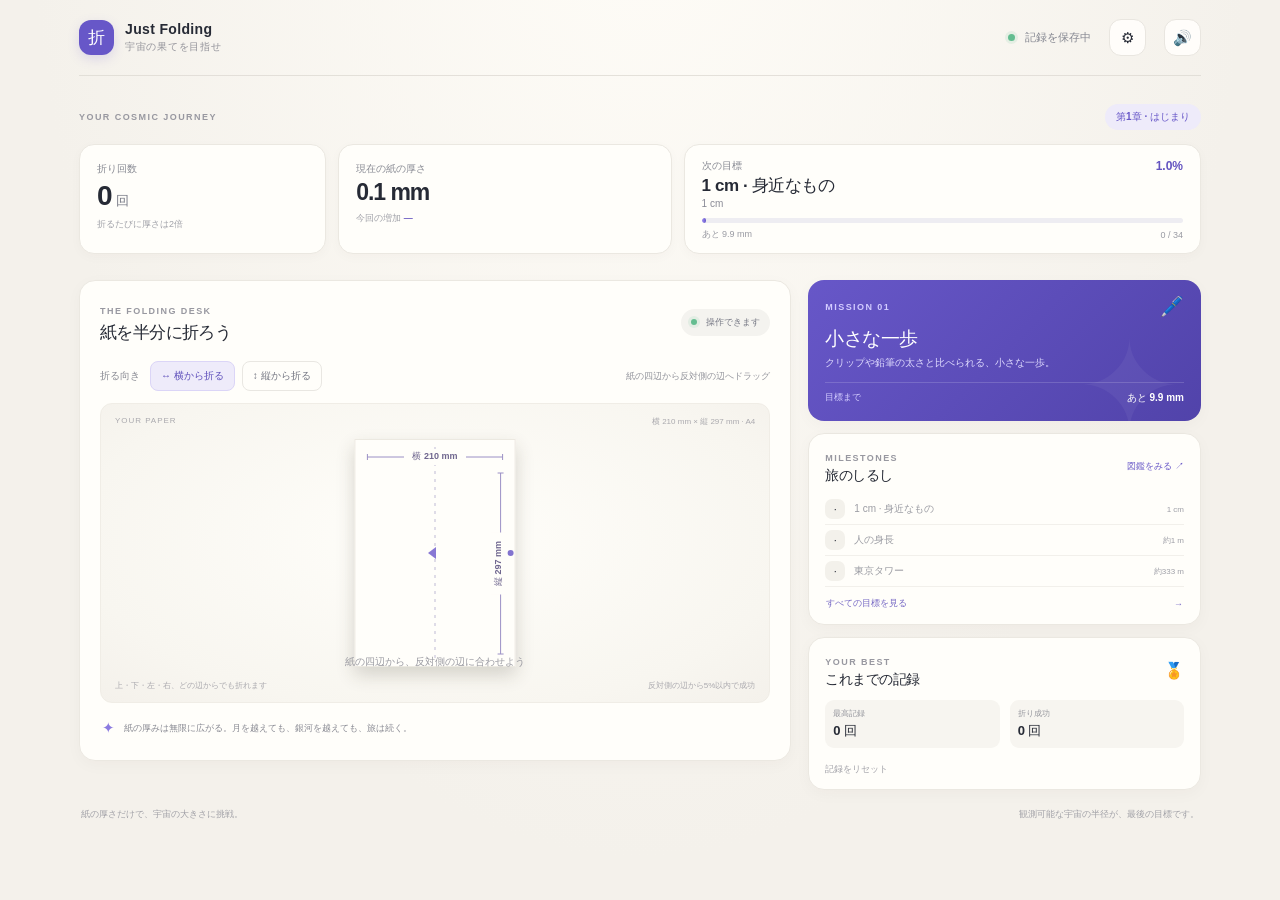
<file: games/Just Folding.html>
<!doctype html>
<html lang="ja">
<head>
  <meta charset="utf-8">
  <meta name="viewport" content="width=device-width, initial-scale=1, viewport-fit=cover">
  <meta name="theme-color" content="#f3f0e9">
  <meta name="description" content="紙を半分に折って、観測可能な宇宙の果てを目指そう。">
  <title>Just Folding</title>
  <link rel="stylesheet" href="./style.css">
  <script src="./game.js" defer></script>
</head>
<body>
  <main class="app">
    <header class="topbar">
      <a class="brand" href="#" aria-label="Just Folding ホーム"><span class="brand-mark">折</span><span>Just Folding<span class="brand-sub">宇宙の果てを目指せ</span></span></a>
      <div class="top-actions">
        <span class="saved-indicator"><i></i> 記録を保存中</span>
        <button class="icon-button" id="settings-button" type="button" aria-label="設定を開く" title="設定">⚙</button>
        <button class="icon-button" id="sound-button" type="button" aria-label="効果音をオフにする" title="効果音">🔊</button>
      </div>
    </header>

    <section class="hero" aria-label="現在の記録">
      <div class="hero-heading"><span class="eyebrow">YOUR COSMIC JOURNEY</span><span class="hero-stage" id="stage-label">第1章 · はじまり</span></div>
      <div class="stats-grid">
        <article class="stat-card fold-stat"><span class="stat-label">折り回数</span><div class="stat-value"><span id="fold-count">0</span><span class="stat-unit">回</span></div><span class="stat-foot">折るたびに厚さは2倍</span></article>
        <article class="stat-card thickness-stat"><span class="stat-label">現在の紙の厚さ</span><div class="stat-value" id="thickness-value">0.1 mm</div><span class="stat-foot">今回の増加 <b id="thickness-gain">—</b></span></article>
        <article class="stat-card target-stat"><div class="target-title"><span class="stat-label">次の目標</span><span id="progress-label">0%</span></div><div class="target-name" id="target-name">1 cm · 身近なもの</div><div class="target-value" id="target-value">10 mm</div><div class="progress-track"><span id="progress-bar"></span></div><div class="target-foot"><span id="progress-detail">あと 10 mm</span><span id="goal-count">0 / 30</span></div></article>
      </div>
    </section>

    <section class="play-layout">
      <div class="paper-panel">
        <div class="panel-heading"><div><span class="eyebrow">THE FOLDING DESK</span><h1>紙を半分に折ろう</h1></div><span class="live-badge" id="live-badge"><i></i> 操作できます</span></div>
        <div class="fold-controls" role="group" aria-label="折る向き">
          <span class="control-label">折る向き</span>
          <button class="direction-button selected" id="horizontal-fold" type="button" aria-pressed="true">↔ 横から折る</button>
          <button class="direction-button" id="vertical-fold" type="button" aria-pressed="false">↕ 縦から折る</button>
          <span class="fold-hint" id="fold-hint">紙の四辺から反対側の辺へドラッグ</span>
        </div>
        <div class="paper-stage" id="paper-stage">
          <div class="stage-caption"><span>YOUR PAPER</span><span id="paper-size-label">まっさらな一枚</span></div>
          <canvas id="paper-canvas" aria-label="紙の上・下・左・右の端をつかみ、反対側の端に合わせると折れます" role="img"></canvas>
          <div class="stage-message" id="stage-message">紙の四辺から、反対側の辺に合わせよう</div>
          <div class="stage-bottom"><span>上・下・左・右、どの辺からでも折れます</span><span>反対側の辺から5%以内で成功</span></div>
        </div>
        <div class="progression-note"><span class="note-icon">✦</span><span>紙の厚みは無限に広がる。月を越えても、銀河を越えても、旅は続く。</span></div>
      </div>

      <aside class="side-panel">
        <div class="mission-card">
          <div class="mission-top"><span class="eyebrow">MISSION <span id="mission-index">01</span></span><span class="mission-icon" id="mission-icon">🌱</span></div>
          <h2 id="mission-title">小さな一歩</h2>
          <p id="mission-description">紙を折って、身近なものより厚くしよう。</p>
          <div class="mission-divider"></div>
          <div class="mission-metric"><span>目標まで</span><strong id="mission-remaining">あと 10 mm</strong></div>
        </div>
        <div class="milestone-card">
          <div class="section-heading"><div><span class="eyebrow">MILESTONES</span><h2>旅のしるし</h2></div><button class="text-button" id="open-atlas" type="button">図鑑をみる ↗</button></div>
          <div class="milestone-list" id="milestone-list"></div>
          <button class="all-goals-button" id="show-all-goals" type="button">すべての目標を見る <span>→</span></button>
        </div>
        <div class="record-card">
          <div class="section-heading"><div><span class="eyebrow">YOUR BEST</span><h2>これまでの記録</h2></div><span class="record-icon">🏅</span></div>
          <div class="record-grid"><div><span>最高記録</span><strong id="best-folds">0 回</strong></div><div><span>折り成功</span><strong id="total-folds">0 回</strong></div></div>
          <button class="reset-button" id="reset-button" type="button">記録をリセット</button>
        </div>
      </aside>
    </section>
    <footer><span>紙の厚さだけで、宇宙の大きさに挑戦。</span><span>観測可能な宇宙の半径が、最後の目標です。</span></footer>
  </main>

  <div class="overlay" id="event-overlay" role="dialog" aria-modal="true" aria-labelledby="event-title" hidden>
    <div class="event-backdrop" id="event-backdrop"></div><div class="event-card">
      <button class="close-button" id="skip-event" type="button" aria-label="演出をスキップ">×</button>
      <div class="event-sky" id="event-sky"><div class="event-art" id="event-art">🌙</div><div class="event-orbit orbit-one"></div><div class="event-orbit orbit-two"></div><div class="event-earth" aria-hidden="true">🌍</div><div class="event-beam" aria-hidden="true"></div><div class="event-moon" aria-hidden="true">🌕</div></div>
      <span class="eyebrow" id="event-kicker">MILESTONE REACHED</span><h2 id="event-title">月に到達！！</h2><p class="event-description" id="event-description"></p>
      <div class="comparison"><div><span id="event-paper-label">紙の厚さ</span><strong id="event-paper"></strong></div><span class="comparison-symbol" id="comparison-symbol">÷</span><div><span id="event-goal-label">目標の距離</span><strong id="event-goal"></strong></div><div class="times-value"><strong id="event-times"></strong><span id="event-times-unit">倍</span></div></div>
      <div class="event-footnote" id="event-footnote"></div>
      <div class="share-row" role="group" aria-label="結果をシェア"><span class="share-label">結果をシェア</span><div class="share-buttons"><button class="secondary-button share-button" id="share-x" type="button">𝕏 でポスト</button><button class="secondary-button share-button" id="share-line" type="button">LINE</button><button class="secondary-button share-button" id="share-native" type="button" hidden>共有…</button><button class="secondary-button share-button" id="share-copy" type="button">コピー</button></div></div>
      <button class="primary-button" id="continue-button" type="button">旅を続ける <span>→</span></button>
      <button class="secondary-button clear-retry-button" id="clear-retry-button" type="button" hidden>もう一度挑戦する</button>
      <button class="secondary-button clear-settings-button" id="clear-settings-button" type="button" hidden>設定</button>
    </div>
  </div>

  <div class="overlay" id="modal-overlay" role="dialog" aria-modal="true" aria-labelledby="modal-title" hidden>
    <div class="modal-card"><button class="close-button" id="close-modal" type="button" aria-label="閉じる">×</button><span class="eyebrow" id="modal-kicker">YOUR COSMIC JOURNEY</span><h2 id="modal-title">天体図鑑</h2><p class="modal-description" id="modal-description"></p><div class="atlas-grid" id="atlas-grid"></div><div class="modal-actions" id="modal-actions"></div></div>
  </div>
  <div class="toast" id="toast" role="status" aria-live="polite"></div>
</body>
</html>
</file>
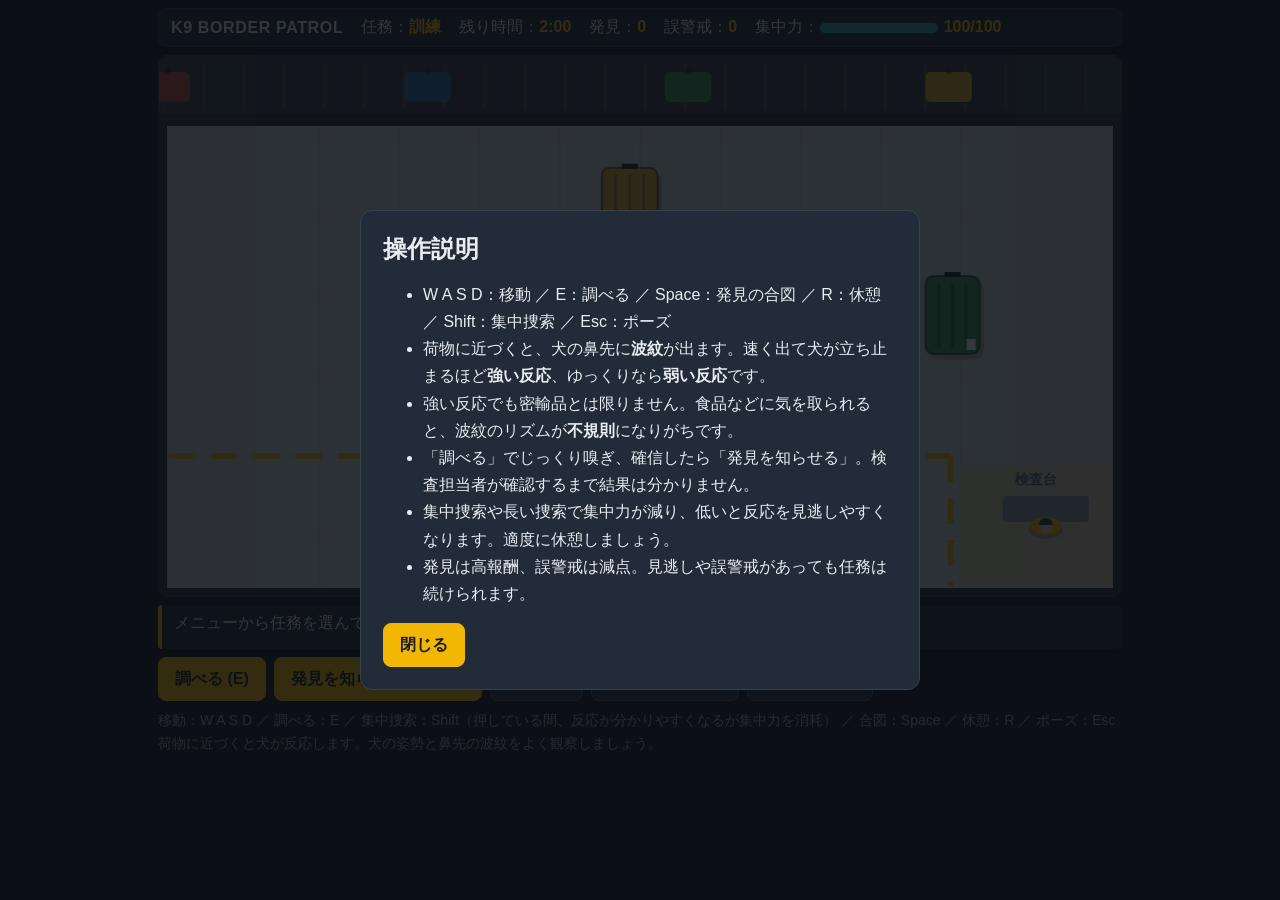
<file: games/K9 BORDER PATROL — 密輸阻止作戦.html>
<!DOCTYPE html>
<html lang="ja"><head><meta charset="utf-8">
<meta name="viewport" content="width=device-width, initial-scale=1, viewport-fit=cover">
<title>K9 BORDER PATROL — 密輸阻止作戦</title>
<style>
:root{--bg:#171e27;--pn:#222c38;--ln:#34414f;--tx:#e8edf2;--mu:#9aa8b6;--y:#f2b705;--g:#3cb371;--r:#e5534b;--t:#2aa7a0;color-scheme:dark;padding-top:env(safe-area-inset-top,0px);padding-bottom:env(safe-area-inset-bottom,0px)}
*{box-sizing:border-box}
body{margin:0;background:var(--bg);color:var(--tx);font-family:"Hiragino Sans","Yu Gothic","Noto Sans JP",Meiryo,sans-serif;font-size:16px}
#app{max-width:980px;margin:0 auto;padding:8px}
#hud{display:flex;flex-wrap:wrap;gap:6px 18px;align-items:center;background:var(--pn);border:1px solid var(--ln);border-radius:8px;padding:8px 12px;margin-bottom:8px}
#hud b{color:var(--y)}#hTitle{font-weight:800;letter-spacing:.04em}
.fb{display:inline-block;width:120px;height:12px;background:#10161d;border:1px solid var(--ln);border-radius:6px;vertical-align:middle;overflow:hidden}
#hFill{display:block;height:100%;background:var(--t);width:100%;transition:width .15s}
#cv{width:100%;height:auto;aspect-ratio:16/9;display:block;border-radius:8px;border:1px solid var(--ln);background:#000}
#msg{min-height:44px;margin:8px 0;padding:8px 12px;background:var(--pn);border-left:4px solid var(--y);border-radius:4px;overflow-wrap:anywhere}
#ctl{display:flex;flex-wrap:wrap;gap:8px}
#keys{color:var(--mu);font-size:14px;margin-top:8px;line-height:1.6}
.b{font:inherit;font-weight:700;color:var(--tx);background:#2d3b4b;border:1px solid #4a5b6e;border-radius:8px;padding:10px 16px;cursor:pointer;min-height:44px}
.b:hover{background:#38495c}.b:focus-visible{outline:3px solid var(--y);outline-offset:2px}
.b.p{background:var(--y);color:#1a1a1a;border-color:var(--y)}.b.p:hover{background:#ffc928}
.b:disabled{opacity:.4;cursor:default}.b.on{outline:2px solid var(--t)}
#ov{position:fixed;inset:0;display:none;align-items:center;justify-content:center;background:rgba(10,14,19,.82);padding:12px;overflow:auto;z-index:5}
.box{width:min(560px,100%);max-height:100%;overflow:auto;background:var(--pn);border:1px solid var(--ln);border-radius:12px;padding:22px}
.box h1{margin:0;font-size:30px;letter-spacing:.06em;color:var(--y)}.box h2{margin:0 0 10px}
.sub{color:var(--mu);margin:2px 0 16px}.col{display:flex;flex-direction:column;gap:8px}.col .b{text-align:left}
.box p,.box li{line-height:1.7}.box table{width:100%;border-collapse:collapse}.box td{padding:6px 4px;border-bottom:1px solid var(--ln)}
.box td:last-child{text-align:right;font-weight:700}.rk{font-size:56px;font-weight:900;color:var(--y);line-height:1}
.row{display:flex;gap:8px;align-items:center;justify-content:space-between;padding:8px 0;border-bottom:1px solid var(--ln)}
.mut{color:var(--mu);font-size:14px}
</style></head><body>
<div id="app">
 <div id="hud"><span id="hTitle">K9 BORDER PATROL</span><span>任務：<b id="hMis">-</b></span><span>残り時間：<b id="hTime">-</b></span><span>発見：<b id="hFound">0</b></span><span>誤警戒：<b id="hFa">0</b></span><span>集中力：<span class="fb"><span id="hFill"></span></span> <b id="hFoc">0</b></span></div>
 <canvas id="cv" width="960" height="540"></canvas>
 <div id="msg">メニューから任務を選んでください。</div>
 <div id="ctl">
  <button class="b p" id="bE">調べる (E)</button>
  <button class="b p" id="bS">発見を知らせる (Space)</button>
  <button class="b" id="bR">休憩 (R)</button>
  <button class="b" id="bF">集中捜索 (Shift)</button>
  <button class="b" id="bP">ポーズ (Esc)</button>
 </div>
 <div id="keys">移動：W A S D ／ 調べる：E ／ 集中捜索：Shift（押している間、反応が分かりやすくなるが集中力を消耗） ／ 合図：Space ／ 休憩：R ／ ポーズ：Esc<br>荷物に近づくと犬が反応します。犬の姿勢と鼻先の波紋をよく観察しましょう。</div>
</div>
<div id="ov"></div>
<script>
"use strict";
/* ========== 基本設定・ユーティリティ ========== */
const $=id=>document.getElementById(id);
const cv=$('cv'),ctx=cv.getContext('2d'),VW=960,VH=540;
const clamp=(v,a,b)=>Math.max(a,Math.min(b,v));
const rnd=(a,b)=>a+Math.random()*(b-a);
function rr(x,y,w,h,r){ctx.beginPath();ctx.moveTo(x+r,y);ctx.arcTo(x+w,y,x+w,y+h,r);ctx.arcTo(x+w,y+h,x,y+h,r);ctx.arcTo(x,y+h,x,y,r);ctx.arcTo(x,y,x+w,y,r);ctx.closePath()}

/* ========== セーブデータ（localStorage） ========== */
const KEY='k9border_v1';
const defSave=()=>({unlocked:1,level:1,xp:0,pts:0,ab:{smell:0,focus:0,stamina:0,tech:0},best:[null,null,null],clears:[0,0,0],sound:true,seen:false});
function loadSave(){try{const s=JSON.parse(localStorage.getItem(KEY));if(s&&typeof s==='object'){const d=defSave();return Object.assign(d,s,{ab:Object.assign(d.ab,s.ab||{})})}}catch(e){}return defSave()}
function persist(){try{localStorage.setItem(KEY,JSON.stringify(save))}catch(e){}}
function hasSave(){try{return !!localStorage.getItem(KEY)}catch(e){return false}}
let save=loadSave();

/* ========== 効果音（Web Audio API で生成） ========== */
let AC=null;
function tone(f,d,type,v,t0,slide){
 if(!save.sound)return;
 try{AC=AC||new (window.AudioContext||window.webkitAudioContext)();
  const o=AC.createOscillator(),g=AC.createGain(),t=AC.currentTime+(t0||0);
  o.type=type||'sine';o.frequency.setValueAtTime(f,t);if(slide)o.frequency.exponentialRampToValueAtTime(slide,t+d);
  g.gain.setValueAtTime(v||.07,t);g.gain.exponentialRampToValueAtTime(.0001,t+d);
  o.connect(g);g.connect(AC.destination);o.start(t);o.stop(t+d)}catch(e){}
}
const seq=(fs,d,type,v,gap)=>fs.forEach((f,i)=>tone(f,d,type,v,i*gap));
const SFX={step:()=>tone(110,.05,'triangle',.04),sniff:()=>{tone(500,.1,'sawtooth',.03,0,900);tone(600,.1,'sawtooth',.03,.16,1000)},
 signal:()=>{tone(700,.12,'square',.05);tone(900,.18,'square',.05,.14)},ok:()=>seq([523,659,784],.15,'triangle',.08,.1),
 bad:()=>tone(200,.35,'sawtooth',.06,0,110),clear:()=>seq([523,659,784,1046],.2,'triangle',.08,.13),lvl:()=>seq([392,523,659,784,1046],.12,'square',.05,.08)};

/* ========== 任務データ ========== */
const MIS=[
 {name:'新人訓練',goal:'荷物を調べ、犬の反応が強い荷物に合図しよう',time:180,n:4,a:2,b:0,W:960,H:540,clar:1.0,xp:1},
 {name:'国内空港の荷物検査',goal:'無関係なニオイに惑わされず、誤警戒を減らして密輸品を見つけよう',time:150,n:8,a:3,b:3,W:1100,H:640,clar:.82,xp:1.6},
 {name:'国際空港の特別検査',goal:'集中力を管理しながら広いエリアを捜索し、見逃しをなくそう',time:210,n:14,a:5,b:5,W:1600,H:960,clar:.68,xp:2.4}];
const TRAIN={name:'訓練',goal:'何度でも練習できます（経験値なし）',time:120,n:4,a:1,b:1,W:960,H:540,clar:.9,xp:0};
const COLS=['#c0493b','#2f6fa8','#3e8e5a','#d8a62f','#6b4fa0','#8a8f96','#d4742c','#2a8f8f'];
const RANKS=['C','B','A','S'];

/* ========== ゲーム状態 ========== */
let scene='menu',M=TRAIN,cur=-1,bags=[],dog,insp,chk=null,st,rings=[],parts=[],cam={x:0,y:0},T=0,sel=null,keys={},fTog=false,tut=false,msgTm=0,resetArm=false;
const maxFocus=()=>100+8*save.ab.focus;
const staMul=()=>1-.08*save.ab.stamina;
const needXp=l=>60+l*40;

/* 荷物を重ならないよう乱数配置する */
function genBags(m){
 const list=[];
 for(let i=0;i<m.a;i++)list.push('A');
 for(let i=0;i<m.b;i++)list.push('B');
 while(list.length<m.n)list.push('C');
 list.sort(()=>Math.random()-.5);
 const out=[];
 list.forEach((type,i)=>{
  const kind=Math.floor(Math.random()*3);
  const w=kind===0?rnd(44,56):kind===1?rnd(72,86):rnd(54,64),h=kind===0?rnd(62,80):kind===1?rnd(40,50):rnd(54,64);
  let x=0,y=0;
  for(let k=0;k<500;k++){
   x=rnd(50,m.W-50-w);y=rnd(110,m.H-60-h);
   const ok=out.every(o=>Math.abs(o.x-x)>Math.max(o.w,w)+50||Math.abs(o.y-y)>Math.max(o.h,h)+50);
   const far=Math.hypot(x-m.W/2,y-(m.H-60))>110&&!(x>m.W-190&&y>m.H-170);
   if(ok&&far)break;
  }
  /* 反応レベル：密輸品の有無とは別データ（強い反応でも密輸品とは限らない） */
  let react=0;
  if(type==='A')react=(m===MIS[0]||Math.random()<.6)?2:1;
  if(type==='B')react=Math.random()<.5?1:2;
  out.push({id:i+1,x,y,w,h,kind,col:COLS[(Math.random()*COLS.length)|0],type,react,investigated:false,checked:false,res:null});
 });
 return out;
}

function startMission(i){
 cur=i;M=i<0?TRAIN:MIS[i];tut=i<=0;bags=genBags(M);
 dog={x:M.W/2,y:M.H-60,ang:-Math.PI/2,ph:0,st:'idle',focus:maxFocus(),sn:null,sg:null,rest:false,ringT:0,sc:{s:0,lvl:0,b:null},stepT:0,mv:false,fm:false,warned:false};
 insp={x:M.W-75,y:M.H-70,hx:M.W-75,hy:M.H-70};
 rings=[];parts=[];chk=null;sel=null;fTog=false;keys={};
 st={left:M.time,el:0,found:0,fa:0,okT:0,restT:0,hint:{}};
 scene='play';hideOv();
 msg(tut?'【訓練】WASDで荷物に近づこう。犬の様子（姿勢・鼻先の波紋）をよく見てください。':'任務開始：'+M.goal,6000);
}

/* ========== 入力 ========== */
const kd=c=>keys[c]?1:0;
addEventListener('keydown',e=>{
 keys[e.code]=true;keys.Shift=e.shiftKey;
 if(['Space','ArrowUp','ArrowDown','ArrowLeft','ArrowRight'].includes(e.code)&&scene==='play')e.preventDefault();
 if(e.repeat)return;
 if(e.code==='Escape'){scene==='play'?pause():scene==='pause'&&resume();return}
 if(scene!=='play')return;
 if(e.code==='KeyE')investigate();
 if(e.code==='Space')signal();
 if(e.code==='KeyR')toggleRest();
});
addEventListener('keyup',e=>{keys[e.code]=false;keys.Shift=e.shiftKey});
addEventListener('blur',()=>{keys={};if(scene==='play')pause()});
$('bE').onclick=()=>{if(scene==='play')investigate()};
$('bS').onclick=()=>{if(scene==='play')signal()};
$('bR').onclick=()=>{if(scene==='play')toggleRest()};
$('bF').onclick=()=>{fTog=!fTog;$('bF').classList.toggle('on',fTog)};
$('bP').onclick=()=>{scene==='play'?pause():scene==='pause'&&resume()};

/* ========== メッセージ・HUD ========== */
function msg(t,ms){$('msg').textContent=t;msgTm=ms||3500}
function updHud(){
 $('hMis').textContent=M.name;
 const t=Math.max(0,Math.ceil(st?st.left:M.time));$('hTime').textContent=Math.floor(t/60)+':'+String(t%60).padStart(2,'0');
 $('hFound').textContent=st?st.found:0;$('hFa').textContent=st?st.fa:0;
 const f=dog?dog.focus:0,mx=maxFocus();
 $('hFoc').textContent=Math.round(f)+'/'+mx;$('hFill').style.width=(100*f/mx)+'%';
 $('hFill').style.background=f<25?'var(--r)':f<50?'var(--y)':'var(--t)';
}

/* ========== アクション：調べる・合図・休憩 ========== */
function distRect(px,py,b){return Math.hypot(Math.max(b.x-px,0,px-b.x-b.w),Math.max(b.y-py,0,py-b.y-b.h))}
function nearBag(lim){let best=null,bd=lim;for(const b of bags){if(b.checked)continue;const d=distRect(dog.x,dog.y,b);if(d<bd){bd=d;best=b}}return best}
const busy=()=>dog.sn||dog.sg||scene!=='play';

function investigate(){
 if(busy())return;
 const b=nearBag(80);
 if(!b){msg('荷物に近づいてください');return}
 dog.rest=false;
 /* 集中力が低いと反応を見逃すことがある */
 const miss=dog.focus<20&&Math.random()<.35-.03*save.ab.tech;
 dog.sn={b,t:0,dur:1.4,miss};b.investigated=true;
 dog.focus=Math.max(0,dog.focus-5*staMul());
 SFX.sniff();msg('犬が荷物のニオイを嗅いでいる…',1600);
}
function signal(){
 if(busy())return;
 const b=nearBag(80);
 if(!b){msg('合図は荷物の近くで出してください');return}
 dog.rest=false;dog.sg={b,t:0};SFX.signal();msg('犬が合図をした！ 検査担当者を呼びます。',2000);
}
function toggleRest(){
 if(busy())return;
 dog.rest=!dog.rest;
 msg(dog.rest?'犬が休憩している…集中力が回復します。もう一度Rか移動で再開。':'休憩を終えた');
}

/* ========== 更新処理 ========== */
function clarity(){
 const ff=dog.focus<30?.45+dog.focus/55:1;
 return Math.min(1.5,M.clar*(1+.08*save.ab.smell)*(dog.fm?1.4:1)*ff);
}
/* 最も反応が目立つ荷物を求める（反応レベルと距離から強さを計算） */
function scent(){
 let best={s:0,lvl:0,b:null};const c=clarity();
 for(const b of bags){
  if(b.checked||!b.react)continue;
  let s=clamp(1-distRect(dog.x,dog.y,b)/110,0,1)*c;
  if(dog.sn&&dog.sn.b===b)s=dog.sn.miss?0:(1.15+.05*save.ab.tech)*c;
  if(s*b.react>best.s*(best.lvl||1)&&s>0)best={s,lvl:b.react,b};
 }
 return best;
}
function moveDog(dx,dy){
 const R=12,rects=bags.map(b=>b).concat([{x:0,y:0,w:M.W,h:70}]);
 dog.x=clamp(dog.x+dx,R+8,M.W-R-8);dog.y=clamp(dog.y+dy,R+8,M.H-R-8);
 for(const r of rects){
  const cx=clamp(dog.x,r.x,r.x+r.w),cy=clamp(dog.y,r.y,r.y+r.h);let ddx=dog.x-cx,ddy=dog.y-cy,d=Math.hypot(ddx,ddy);
  if(d<R){
   if(d===0){dog.y=r.y+r.h+R}else{dog.x=cx+ddx/d*R;dog.y=cy+ddy/d*R}
  }
 }
 dog.x=clamp(dog.x,R+8,M.W-R-8);dog.y=clamp(dog.y,R+8,M.H-R-8);
}
function hint(k,t){if(tut&&!st.hint[k]){st.hint[k]=1;msg(t,7000)}}

function update(dt){
 T+=dt;
 if(msgTm>0){msgTm-=dt*1000}
 parts.forEach(p=>{p.x+=p.vx*dt;p.y+=p.vy*dt;p.life-=dt});parts=parts.filter(p=>p.life>0);
 rings.forEach(r=>r.t+=dt);rings=rings.filter(r=>r.t<.9);
 if(scene==='check'){updCheck(dt)}
 else if(scene==='play'){updPlay(dt)}
 else{dog.sc=scent();dog.st=dog.sc.s>.3?'idle':'idle'}
 if(scene!=='play'&&scene!=='check')dog.ph+=dt;
 updHud();
}

function updPlay(dt){
 st.left-=dt;st.el+=dt;if(dog.focus>=25)st.okT+=dt;
 const ix=kd('KeyD')||kd('ArrowRight'),iy=kd('KeyS')||kd('ArrowDown');
 const dx=ix-(kd('KeyA')||kd('ArrowLeft')),dy=iy-(kd('KeyW')||kd('ArrowUp'));
 const want=dx||dy,bz=!!(dog.sn||dog.sg);
 dog.fm=(keys.Shift||fTog)&&dog.focus>0&&!dog.rest;
 dog.sc=scent();
 const sc=dog.sc;
 /* 移動 */
 dog.mv=false;
 if(want&&!bz){
  if(dog.rest){dog.rest=false}
  const n=Math.hypot(dx,dy);
  let sp=150*(dog.fm?.55:1)*(dog.focus<=0?.6:1)*(1-.5*(sc.lvl===2?Math.min(1,sc.s):0));
  moveDog(dx/n*sp*dt,dy/n*sp*dt);dog.mv=true;
  const ta=Math.atan2(dy,dx);let da=ta-dog.ang;while(da>Math.PI)da-=2*Math.PI;while(da<-Math.PI)da+=2*Math.PI;
  dog.ang+=da*Math.min(1,dt*12);dog.ph+=dt*sp*.09;
  dog.stepT-=dt;if(dog.stepT<=0){SFX.step();dog.stepT=dog.fm?.5:.3}
 }else if(bz||sc.s>.25){
  const tb=bz?(dog.sn||dog.sg).b:sc.b;
  if(tb){const ta=Math.atan2(tb.y+tb.h/2-dog.y,tb.x+tb.w/2-dog.x);let da=ta-dog.ang;while(da>Math.PI)da-=2*Math.PI;while(da<-Math.PI)da+=2*Math.PI;dog.ang+=da*Math.min(1,dt*6)}
 }
 /* 集中力の増減 */
 if(dog.fm)dog.focus-=7*staMul()*dt;
 else if(dog.mv)dog.focus-=.35*staMul()*dt;
 else if(dog.rest){dog.focus+=24*dt;st.restT+=dt}
 else if(!bz)dog.focus+=.5*dt;
 dog.focus=clamp(dog.focus,0,maxFocus());
 if(dog.focus<=0&&!dog.warned){dog.warned=true;msg('集中力が切れた…休憩しよう（Rキー）。反応が分かりにくくなっています。',5000)}
 if(dog.focus>40)dog.warned=false;
 /* 嗅ぐ・合図の進行 */
 if(dog.sn){dog.sn.t+=dt;if(dog.sn.t>=dog.sn.dur){
   dog.sn=null;
   if(tut){hint('sn','【ヒント】強い反応＝立ち止まり、波紋が速く出ます。弱い反応＝波紋がゆっくり。本物は一定のリズム、気を取られているだけの時は不規則になりがち。確信したらSpaceで合図！')}
   else msg('調べ終えた。犬の様子から判断して、合図するか次の荷物へ進もう。');
 }}
 if(dog.sg){dog.sg.t+=dt;if(dog.sg.t>=.9)beginCheck(dog.sg.b)}
 /* 波紋の発生（鼻先） */
 if(sc.s>.1){
  dog.ringT-=dt;
  if(dog.ringT<=0){
   const iv=(sc.lvl===1?.9:.38)/(.4+sc.s)*(sc.b&&sc.b.type==='A'?1:(.35+Math.random()*1.5));
   dog.ringT=iv;rings.push({x:dog.x+Math.cos(dog.ang)*28,y:dog.y+Math.sin(dog.ang)*28,t:0,lv:sc.lvl});
   if(sc.s>.35)tone(sc.lvl===2?640:480,.05,'sine',.02);
  }
  if(sc.s>.3)hint('ring','【ヒント】鼻先の波紋が反応のサイン。近づくほどはっきりします。Eキーでじっくり調べてみよう。');
 }
 /* 姿勢の決定 */
 const react=sc.s>.28?(sc.lvl===2?'strong':'weak'):null;
 dog.st=dog.rest?'rest':dog.sg?'signal':(dog.focus<=0&&!dog.sn)?'tired':dog.sn?(react||'sniff'):react?react:dog.mv?'walk':'idle';
 sel=nearBag(80);
 if(st.left<=0){finish('時間切れ')}
}

/* 検査担当者による確認演出 */
function beginCheck(b){
 scene='check';chk={b,t:0,done:false,banner:null};insp.tx=b.x+b.w/2;insp.ty=b.y+b.h+28;
 msg('検査中… 検査担当者が荷物を確認しています。',4000);
}
function updCheck(dt){
 chk.t+=dt;const t=chk.t;
 if(t<1){const k=t;insp.x=insp.hx+(insp.tx-insp.hx)*k;insp.y=insp.hy+(insp.ty-insp.hy)*k}
 else if(t>3.2){const k=Math.min(1,(t-3.2)/.6);insp.x=insp.tx+(insp.hx-insp.tx)*k;insp.y=insp.ty+(insp.hy-insp.ty)*k}
 if(t>=2.4&&!chk.done){
  chk.done=true;const b=chk.b;b.checked=true;
  if(b.type==='A'){
   b.res='found';st.found++;SFX.ok();chk.banner={t:'密輸品を発見！',c:'#3cb371'};
   for(let i=0;i<24;i++)parts.push({x:b.x+b.w/2,y:b.y+b.h/2,vx:rnd(-120,120),vy:rnd(-120,120),life:rnd(.4,.9),c:'#6fe39a'});
   msg('検査結果：密輸品を発見！ 次の荷物を探そう。',4500);
   hint('r1','【ヒント】検査結果が出るまで本物かは確定しません。発見は誤警戒より高い報酬です。');
  }else{
   b.res='false';st.fa++;SFX.bad();chk.banner={t:b.type==='B'?'異常なし（食品のニオイ）':'異常なし',c:'#e5534b'};
   msg('検査結果：密輸品なし。誤警戒として記録されました。反応を見直して再開しよう。',4500);
  }
 }
 if(t>=3.8){
  scene='play';dog.sg=null;chk=null;
  if(bags.every(b=>b.type!=='A'||b.checked))finish('全て発見');
 }
}

/* ========== 任務終了・結果 ========== */
function finish(reason){
 if(scene==='result')return;
 scene='result';SFX.clear();
 const A=bags.filter(b=>b.type==='A').length,found=st.found,missed=A-found;
 const checked=bags.filter(b=>b.checked).length,rate=A?found/A:1;
 const fp=Math.max(0,1-st.fa*.25),mg=st.el>0?st.okT/st.el:1;
 const restOk=st.restT>0||mg>=.95;
 const score=rate*55+fp*25+mg*15+(restOk?5:0);
 const rank=(score>=92&&missed===0)?'S':score>=78?'A':score>=58?'B':'C';
 const clear=rate>=.5;
 const xp=cur<0?0:Math.max(5,Math.round(M.xp*(found*30+{S:40,A:25,B:12,C:5}[rank])-st.fa*4));
 let ups=0;
 if(cur>=0){
  save.xp+=xp;
  while(save.xp>=needXp(save.level)){save.xp-=needXp(save.level);save.level++;save.pts++;ups++}
  if(clear){save.clears[cur]++;if(cur<2)save.unlocked=Math.max(save.unlocked,cur+2)}
  const bi=save.best[cur]?RANKS.indexOf(save.best[cur]):-1;if(RANKS.indexOf(rank)>bi)save.best[cur]=rank;
  persist();
 }
 if(ups)setTimeout(SFX.lvl,700);
 const mgT=mg>=.9?'優秀':mg>=.7?'良好':'要改善';
 lastShare='K9 BORDER PATROL【'+M.name+'】評価'+rank+'！ 密輸品 '+found+'/'+A+'件発見、誤警戒'+st.fa+'回、見逃し'+missed+'件。 #K9BorderPatrol';
 const el=Math.round(st.el);
 const next=clear&&cur>=0&&cur<2;
 ov(`<h2>任務結果（${reason}）</h2><p class="mut">${M.name}</p>
 <div class="rk">${rank}</div><p>${clear?'任務クリア！':'今回は発見が足りませんでした。反応の見方を振り返ってもう一度挑戦しましょう。'}</p>
 <table><tr><td>検査した荷物</td><td>${checked}個</td></tr><tr><td>発見した密輸品</td><td>${found} / ${A}</td></tr>
 <tr><td>見逃した密輸品</td><td>${missed}個</td></tr><tr><td>誤警戒</td><td>${st.fa}回</td></tr>
 <tr><td>所要時間</td><td>${Math.floor(el/60)}分${el%60}秒</td></tr><tr><td>集中力の管理</td><td>${mgT}</td></tr>
 <tr><td>獲得経験値</td><td>${xp} XP${ups?'（レベルアップ！ Lv'+save.level+'）':''}</td></tr></table>
 <div class="col" style="margin-top:14px">${next?bt('次の任務へ','startMission('+(cur+1)+')','p'):''}${bt('もう一度挑戦','startMission('+cur+')',next?'':'p')}${ups?bt('犬の能力を強化する','abilities()'):''}${bt('結果をシェア','shareResult()')}${bt('メニューへ','menu()')}</div>`);
}

/* ========== オーバーレイ画面 ========== */
const bt=(l,f,c)=>`<button class="b ${c||''}" onclick="${f}">${l}</button>`;
function ov(h){const o=$('ov');o.innerHTML='<div class="box">'+h+'</div>';o.style.display='flex'}
function hideOv(){$('ov').style.display='none';$('ov').innerHTML=''}

function menu(){
 scene='menu';startAttract();
 ov(`<h1>K9 BORDER PATROL</h1><p class="sub">密輸阻止作戦 ― 探知犬 Lv${save.level}</p><div class="col">
 ${bt('ゲーム開始','selectMission()','p')}${hasSave()&&(save.unlocked>1||save.xp>0||save.level>1)?bt('続きから（任務'+save.unlocked+'）','startMission('+(save.unlocked-1)+')'):''}
 ${bt('訓練','startMission(-1)')}${bt('犬の能力','abilities()')}${bt('任務記録','records()')}${bt('操作説明','howto()')}
 ${bt('サウンド：'+(save.sound?'ON':'OFF'),'toggleSound()')}${bt(resetArm?'本当に削除する（もう一度押す）':'セーブデータのリセット','resetSave()')}</div>`);
}
function startAttract(){
 M=TRAIN;bags=genBags(M);st=null;chk=null;rings=[];
 dog={x:480,y:300,ang:.4,ph:0,st:'idle',focus:100,sn:null,sg:null,rest:false,ringT:0,sc:{s:0,lvl:0,b:null},stepT:0,mv:false,fm:false,warned:false};
 insp={x:M.W-75,y:M.H-70,hx:M.W-75,hy:M.H-70};
}
function toggleSound(){save.sound=!save.sound;persist();menu()}
function resetSave(){
 if(!resetArm){resetArm=true;menu();setTimeout(()=>{if(resetArm&&scene==='menu'){resetArm=false;menu()}},4000)}
 else{resetArm=false;save=defSave();persist();menu()}
}
function selectMission(){
 let h='<h2>任務選択</h2>';
 MIS.forEach((m,i)=>{const lock=i>=save.unlocked;
  h+=`<div class="row"><div><b>${m.name}</b><div class="mut">${lock?'前の任務をクリアすると解放':m.goal}</div></div>${lock?'<span class="mut">未解放</span>':bt('出動','startMission('+i+')','p')}</div>`});
 ov(h+`<div class="col" style="margin-top:12px">${bt('戻る','menu()')}</div>`);
}
function records(){
 let h='<h2>任務記録</h2>';
 MIS.forEach((m,i)=>{h+=`<div class="row"><div><b>${m.name}</b><div class="mut">クリア ${save.clears[i]}回</div></div><b>最高評価：${save.best[i]||'―'}</b></div>`});
 ov(h+`<p class="mut">レベル ${save.level}／経験値 ${save.xp} / ${needXp(save.level)}</p>${bt('戻る','menu()')}`);
}
function abilities(){
 const N={smell:['嗅覚','反応を識別しやすくなる'],focus:['集中力','集中力の最大値が上がる'],stamina:['スタミナ','集中力の消耗が減る'],tech:['捜索技術','調べた時の反応が分かりやすくなる']};
 let h=`<h2>犬の能力</h2><p>Lv${save.level}　経験値 ${save.xp}/${needXp(save.level)}　強化ポイント <b>${save.pts}</b></p>`;
 for(const k in N){const v=save.ab[k];h+=`<div class="row"><div><b>${N[k][0]}</b> Lv${v}/5<div class="mut">${N[k][1]}</div></div>${bt('強化','upAb(\''+k+'\')',save.pts>0&&v<5?'p':'').replace('<button','<button '+(save.pts>0&&v<5?'':'disabled'))}</div>`}
 ov(h+`<div class="col" style="margin-top:12px">${bt('戻る','menu()')}</div>`);
}
function upAb(k){if(save.pts>0&&save.ab[k]<5){save.pts--;save.ab[k]++;persist();SFX.ok();abilities()}}
function howto(){
 save.seen=true;persist();
 ov(`<h2>操作説明</h2><ul><li>W A S D：移動 ／ E：調べる ／ Space：発見の合図 ／ R：休憩 ／ Shift：集中捜索 ／ Esc：ポーズ</li>
 <li>荷物に近づくと、犬の鼻先に<b>波紋</b>が出ます。速く出て犬が立ち止まるほど<b>強い反応</b>、ゆっくりなら<b>弱い反応</b>です。</li>
 <li>強い反応でも密輸品とは限りません。食品などに気を取られると、波紋のリズムが<b>不規則</b>になりがちです。</li>
 <li>「調べる」でじっくり嗅ぎ、確信したら「発見を知らせる」。検査担当者が確認するまで結果は分かりません。</li>
 <li>集中捜索や長い捜索で集中力が減り、低いと反応を見逃しやすくなります。適度に休憩しましょう。</li>
 <li>発見は高報酬、誤警戒は減点。見逃しや誤警戒があっても任務は続けられます。</li></ul>${bt('閉じる','menu()','p')}`);
}
function pause(){if(scene!=='play')return;scene='pause';keys={};
 ov(`<h2>ポーズ中</h2><div class="col">${bt('再開','resume()','p')}${bt('任務をやり直す','startMission('+cur+')')}${bt('任務を終了して結果を見る','scene=\'play\';finish(\'中断\')')}${bt('サウンド：'+(save.sound?'ON':'OFF'),'save.sound=!save.sound;persist();pause2()')}${bt('メニューへ','menu()')}</div>`)}
function pause2(){scene='play';pause()}
function resume(){if(scene==='pause'){scene='play';keys={};hideOv()}}

/* ========== 結果のシェア（X投稿・コピー・端末の共有） ========== */
let lastShare='';
function shareResult(){
 const box=document.querySelector('#ov .box');if(!box)return;
 const old=$('shp');if(old){old.remove();return}
 const p=document.createElement('div');p.id='shp';p.style.cssText='margin-top:14px;padding-top:12px;border-top:1px solid var(--ln)';
 const gameUrl='https://chiidu1023.github.io/chiidu-games/games/K9%20BORDER%20PATROL%20%E2%80%94%20%E5%AF%86%E8%BC%B8%E9%98%BB%E6%AD%A2%E4%BD%9C%E6%88%A6.html';
 const shareText=lastShare+'\n'+gameUrl;
 const url='https://twitter.com/intent/tweet?text='+encodeURIComponent(lastShare)+'&url='+encodeURIComponent(gameUrl);
 p.innerHTML='<p class="mut">シェア用テキスト</p><textarea id="shT" readonly rows="3" style="width:100%;font:inherit;background:#10161d;color:var(--tx);border:1px solid var(--ln);border-radius:8px;padding:8px"></textarea>'+
  '<div class="col" style="margin-top:8px"><a class="b p" style="text-decoration:none;display:block" href="'+url+'" target="_blank" rel="noopener noreferrer">Xに投稿する</a>'+
  bt('テキストをコピー','copyShare()')+(navigator.share?bt('端末の共有メニューを開く','nativeShare()'):'')+'</div><p class="mut" id="shM"></p>';
 box.appendChild(p);$('shT').value=shareText;
}
function copyShare(){
 const m=$('shM'),t=$('shT');
 const fb=()=>{try{t.focus();t.select();m.textContent=document.execCommand('copy')?'コピーしました':'テキストを選択しました。手動でコピーしてください'}catch(e){m.textContent='テキストを選択してコピーしてください'}};
 try{navigator.clipboard.writeText(t.value).then(()=>{m.textContent='コピーしました'},fb)}catch(e){fb()}
}
function nativeShare(){try{navigator.share({title:'K9 BORDER PATROL — 密輸阻止作戦',text:lastShare,url:'https://chiidu1023.github.io/chiidu-games/games/K9%20BORDER%20PATROL%20%E2%80%94%20%E5%AF%86%E8%BC%B8%E9%98%BB%E6%AD%A2%E4%BD%9C%E6%88%A6.html'}).catch(()=>{})}catch(e){}}

/* ========== 描画 ========== */
function drawFloor(){
 const W=M.W,H=M.H;
 ctx.fillStyle='#c8cfd5';ctx.fillRect(0,0,W,H);
 ctx.strokeStyle='#bac2c9';ctx.lineWidth=1;ctx.beginPath();
 for(let x=0;x<=W;x+=80){ctx.moveTo(x,0);ctx.lineTo(x,H)}for(let y=0;y<=H;y+=80){ctx.moveTo(0,y);ctx.lineTo(W,y)}ctx.stroke();
 ctx.strokeStyle='#e0b020';ctx.lineWidth=6;ctx.setLineDash([26,16]);ctx.beginPath();ctx.moveTo(10,H-140);ctx.lineTo(W-170,H-140);ctx.moveTo(W-170,H-140);ctx.lineTo(W-170,H-10);ctx.stroke();ctx.setLineDash([]);
 ctx.strokeStyle='#2b333c';ctx.lineWidth=16;ctx.strokeRect(0,0,W,H);
 /* 検査台エリア */
 ctx.fillStyle='rgba(242,183,5,.2)';ctx.fillRect(W-160,H-130,150,120);
 ctx.fillStyle='#5b6672';ctx.font='bold 14px sans-serif';ctx.textAlign='center';ctx.fillText('検査台',W-85,H-112);
 ctx.fillStyle='#8a97a5';rr(W-118,H-100,86,26,4);ctx.fill();
}
function drawBelt(){
 ctx.fillStyle='#3a4048';ctx.fillRect(0,0,M.W,70);ctx.fillStyle='#2a2f35';ctx.fillRect(0,58,M.W,12);
 ctx.strokeStyle='#4d555e';ctx.lineWidth=3;const off=(T*40)%40;
 for(let x=-40+off;x<M.W;x+=40){ctx.beginPath();ctx.moveTo(x,8);ctx.lineTo(x,54);ctx.stroke()}
 for(let i=0;i<Math.ceil(M.W/260);i++){const x=((i*260+T*40)%(M.W+120))-60;ctx.fillStyle=COLS[i%COLS.length];rr(x,16,46,30,5);ctx.fill();ctx.fillStyle='rgba(0,0,0,.3)';ctx.fillRect(x+20,12,6,6)}
}
function drawBag(b){
 let ox=0;if(chk&&chk.b===b&&chk.t>1&&chk.t<2.4)ox=Math.sin(T*40)*2;
 ctx.save();ctx.translate(b.x+ox,b.y);
 ctx.fillStyle='rgba(0,0,0,.18)';rr(4,5,b.w,b.h,8);ctx.fill();
 ctx.fillStyle=b.col;ctx.strokeStyle='rgba(0,0,0,.45)';ctx.lineWidth=2;rr(0,0,b.w,b.h,b.kind===1?b.h/2:8);ctx.fill();ctx.stroke();
 ctx.strokeStyle='rgba(0,0,0,.28)';ctx.lineWidth=3;ctx.beginPath();
 if(b.kind===0){for(let i=1;i<4;i++){ctx.moveTo(b.w*i/4,7);ctx.lineTo(b.w*i/4,b.h-7)}ctx.stroke();ctx.fillStyle='#222';ctx.fillRect(b.w/2-8,-4,16,5)}
 else if(b.kind===1){ctx.moveTo(b.w/2,3);ctx.lineTo(b.w/2,b.h-3);ctx.stroke();ctx.fillStyle='#222';ctx.fillRect(b.w*.2,b.h/2-3,b.w*.6,6)}
 else{ctx.moveTo(7,7);ctx.lineTo(b.w-7,b.h-7);ctx.moveTo(b.w-7,7);ctx.lineTo(7,b.h-7);ctx.stroke()}
 ctx.fillStyle='#f4f4f0';ctx.fillRect(b.w-13,b.h-15,9,11);
 if(b.investigated&&!b.res){ctx.fillStyle='#f2b705';ctx.beginPath();ctx.arc(9,9,4.5,0,7);ctx.fill()}
 if(b.res){ctx.lineWidth=4;ctx.strokeStyle=b.res==='found'?'#3cb371':'#e5534b';rr(-2,-2,b.w+4,b.h+4,9);ctx.stroke();
  ctx.fillStyle=ctx.strokeStyle;ctx.font='bold 28px sans-serif';ctx.textAlign='center';ctx.fillText(b.res==='found'?'✓':'×',b.w/2,b.h/2+10)}
 ctx.restore();
 if(sel===b&&scene==='play'){
  const p=3+Math.sin(T*6)*2,x=b.x-p,y=b.y-p,w=b.w+p*2,h=b.h+p*2,L=12;
  ctx.strokeStyle='#f2b705';ctx.lineWidth=3;ctx.beginPath();
  [[x,y,1,1],[x+w,y,-1,1],[x,y+h,1,-1],[x+w,y+h,-1,-1]].forEach(c=>{ctx.moveTo(c[0]+c[2]*L,c[1]);ctx.lineTo(c[0],c[1]);ctx.lineTo(c[0],c[1]+c[3]*L)});ctx.stroke();
  ctx.fillStyle='rgba(23,30,39,.85)';rr(b.x+b.w/2-42,b.y-30,84,20,5);ctx.fill();ctx.fillStyle='#f2b705';ctx.font='bold 12px sans-serif';ctx.textAlign='center';ctx.fillText('E：調べる',b.x+b.w/2,b.y-16);
 }
}
function drawInsp(){
 const x=insp.x,y=insp.y;ctx.save();ctx.translate(x,y);
 ctx.fillStyle='rgba(0,0,0,.2)';ctx.beginPath();ctx.ellipse(0,3,17,10,0,0,7);ctx.fill();
 ctx.fillStyle='#f2b705';ctx.beginPath();ctx.ellipse(0,0,16,9,0,0,7);ctx.fill();
 ctx.fillStyle='#e8c9a0';ctx.beginPath();ctx.arc(0,0,7,0,7);ctx.fill();ctx.fillStyle='#2b3a55';ctx.beginPath();ctx.arc(0,-1,7,Math.PI,0);ctx.fill();
 if(chk&&chk.t>=1&&chk.t<2.4){ctx.fillStyle='#fff';ctx.font='bold 14px sans-serif';ctx.textAlign='center';ctx.fillText('検査中'+'.'.repeat(1+Math.floor(T*3)%3),0,-20)}
 ctx.restore();
 if(chk&&chk.banner&&chk.t>=2.4&&chk.t<3.6){
  const b=chk.b,t=chk.banner.t;ctx.font='bold 17px sans-serif';const w=ctx.measureText(t).width+24;
  ctx.fillStyle='rgba(23,30,39,.92)';rr(b.x+b.w/2-w/2,b.y-52,w,30,6);ctx.fill();ctx.fillStyle=chk.banner.c;ctx.textAlign='center';ctx.fillText(t,b.x+b.w/2,b.y-31);
 }
}
function drawRings(){rings.forEach(r=>{ctx.strokeStyle='rgba(30,140,135,'+(1-r.t/.9)*.9+')';ctx.lineWidth=r.lv===2?4:2;ctx.beginPath();ctx.arc(r.x,r.y,8+r.t*75,0,7);ctx.stroke()})}
function drawParts(){parts.forEach(p=>{ctx.fillStyle=p.c;ctx.globalAlpha=clamp(p.life*2,0,1);ctx.fillRect(p.x,p.y,5,5)});ctx.globalAlpha=1}

/* 犬のCanvas描画：状態に応じて姿勢・動きが変わる */
function drawDog(){
 const d=dog,s=d.st;ctx.save();ctx.translate(d.x,d.y);
 ctx.fillStyle='rgba(0,0,0,.2)';ctx.beginPath();ctx.ellipse(0,5,25,13,0,0,7);ctx.fill();
 ctx.rotate(d.ang);
 const sw=s==='walk'?Math.sin(d.ph)*6:0;
 let bl=1,hx=14,hy=0,tail=Math.sin(T*(s==='signal'?18:s==='walk'?8:3))*.6;
 if(s==='strong'){bl=1.12;hx=18;tail=.05}
 if(s==='signal'||s==='rest')bl=.8;
 if(s==='sniff'||s==='weak')hy=Math.sin(T*14)*(s==='sniff'?3:2);
 if(s==='tired'){hx=11;bl=.95;tail=Math.sin(T*1.5)*.15}
 const col=s==='tired'?'#8e6a45':'#b9783b';
 ctx.fillStyle='#7a4d24';
 [[9,-8,1],[9,8,-1],[-11,-8,-1],[-11,8,1]].forEach(l=>{ctx.beginPath();ctx.ellipse(l[0]*bl+sw*l[2],l[1],5,3,0,0,7);ctx.fill()});
 ctx.save();ctx.translate(-20*bl,0);ctx.rotate(tail);ctx.strokeStyle=col;ctx.lineWidth=5;ctx.lineCap='round';ctx.beginPath();ctx.moveTo(0,0);ctx.lineTo(-12,0);ctx.stroke();ctx.restore();
 ctx.fillStyle=col;ctx.beginPath();ctx.ellipse(-3,0,19*bl,10,0,0,7);ctx.fill();
 ctx.fillStyle='#d9472b';ctx.fillRect(-7,-8.5,10,17);
 ctx.fillStyle='#5a3515';[-1,1].forEach(k=>{ctx.beginPath();ctx.ellipse(hx-3,hy+k*7,5,3,k*.5,0,7);ctx.fill()});
 ctx.fillStyle=col;ctx.beginPath();ctx.ellipse(hx,hy,8,7,0,0,7);ctx.fill();
 ctx.fillStyle='#d9a066';ctx.beginPath();ctx.ellipse(hx+7,hy,5,3.6,0,0,7);ctx.fill();
 ctx.fillStyle='#111';ctx.beginPath();ctx.arc(hx+11,hy,2+((s==='sniff'||s==='weak'||s==='strong')?Math.abs(Math.sin(T*16))*.8:0),0,7);ctx.fill();
 ctx.beginPath();ctx.arc(hx+3,hy-3.5,1.3,0,7);ctx.arc(hx+3,hy+3.5,1.3,0,7);ctx.fill();
 if(s==='tired'){ctx.fillStyle='#e58a9a';ctx.beginPath();ctx.ellipse(hx+8,hy+3,3,2,0,0,7);ctx.fill()}
 ctx.restore();
 ctx.textAlign='center';
 if(s==='signal'){ctx.fillStyle='#f2b705';ctx.font='bold 26px sans-serif';ctx.fillText('!',d.x,d.y-30-Math.abs(Math.sin(T*10))*4)}
 if(s==='rest'||s==='tired'){ctx.fillStyle='#fff';ctx.font='bold 15px sans-serif';ctx.fillText(s==='rest'?'Zzz':'…',d.x+14,d.y-24-Math.sin(T*2)*3)}
}
function draw(){
 ctx.clearRect(0,0,VW,VH);
 cam.x=clamp(dog.x-VW/2,0,Math.max(0,M.W-VW));cam.y=clamp(dog.y-VH/2,0,Math.max(0,M.H-VH));
 ctx.save();ctx.translate(-Math.round(cam.x),-Math.round(cam.y));
 drawFloor();drawBelt();bags.forEach(drawBag);drawInsp();drawRings();drawDog();drawParts();
 ctx.restore();
 /* 集中力が低い時は画面端を暗くして視界が悪いことを表現 */
 if(scene==='play'&&dog.focus<25){const g=ctx.createRadialGradient(VW/2,VH/2,VH*.3,VW/2,VH/2,VH*.85);g.addColorStop(0,'rgba(0,0,0,0)');g.addColorStop(1,'rgba(0,0,0,'+(.55*(1-dog.focus/25))+')');ctx.fillStyle=g;ctx.fillRect(0,0,VW,VH)}
}

/* ========== メインループ（エラーでも止まらない） ========== */
let last=performance.now();
function loop(now){
 const dt=Math.min(.05,(now-last)/1000);last=now;
 try{update(dt);draw()}catch(e){console.error(e)}
 requestAnimationFrame(loop);
}
$('bE').disabled=false;
startAttract();
if(!save.seen){howto()}else{menu()}
requestAnimationFrame(loop);
</script>
</body></html>
</file>
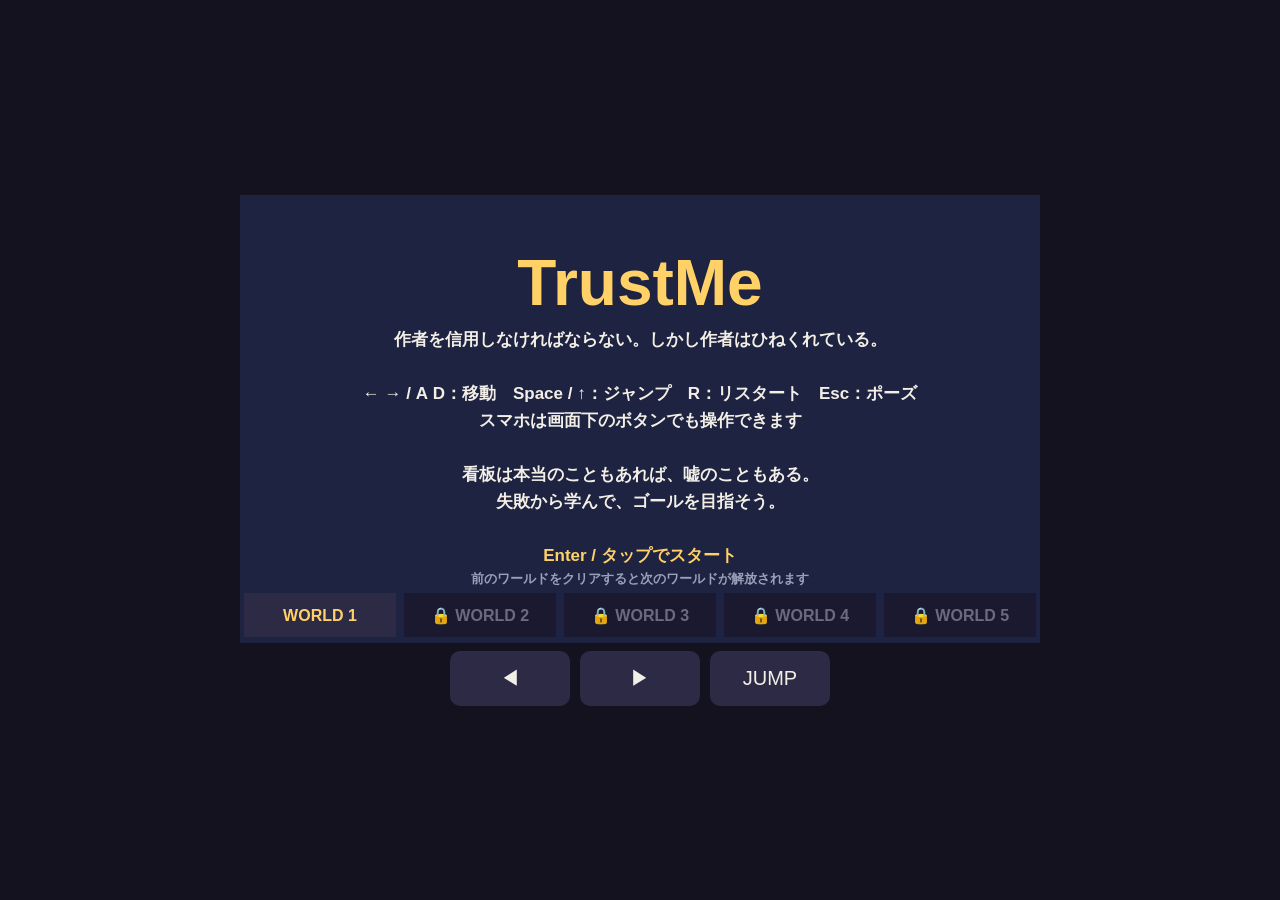
<file: games/TrustMe.html>
<!DOCTYPE html>
<html lang="ja"><head><meta charset="utf-8">
<meta name="viewport" content="width=device-width, initial-scale=1, viewport-fit=cover">
<title>TrustMe</title>
<style>
:root{--bg:#14121f;--fg:#f3efe6;box-sizing:border-box;padding-top:env(safe-area-inset-top,0px);padding-bottom:env(safe-area-inset-bottom,0px)}
@media (prefers-color-scheme:dark){:root{--bg:#14121f;--fg:#f3efe6}}
html,body{height:100%;margin:0;background:var(--bg);color:var(--fg);font-family:"Hiragino Sans","Noto Sans JP",sans-serif}
body{display:flex;flex-direction:column;align-items:center;justify-content:center}
canvas{display:block;width:100%;max-width:800px;height:auto;image-rendering:pixelated;touch-action:none}
#t{display:flex;gap:10px;margin-top:8px;width:100%;max-width:800px;justify-content:center}
#t button{flex:1;max-width:120px;padding:14px 0;font-size:20px;border:0;border-radius:10px;background:#2c2a44;color:var(--fg);touch-action:none;user-select:none}
</style></head><body>
<canvas id="c"></canvas>
<div id="t"><button id="bl">◀</button><button id="br">▶</button><button id="bj">JUMP</button></div>
<script>
const T=32,W=800,H=448,cv=document.getElementById('c'),g=cv.getContext('2d');cv.width=W;cv.height=H;
const L=[
{n:'1-1 信用の練習',w:56,s:[2,10],g:[52,10],
 S:[[0,12,12,2],[15,12,13,2],[31,12,6,2],[40,12,16,2]],sp:[],fk:[[28,12,3]],fs:[],
 c:[{x:38,y:11,on:[],off:['f']}],
 sg:[{x:4,y:11,t:'右へ進んでください。Spaceでジャンプ'},{x:17,y:11,t:'この先は安全です'},{x:34,y:11,t:'そのコインは取らないでください'},{x:49,y:11,t:'ゴールはあちらです'}],
 d:{a:{r:[24,11,2,1],k:'sp',on:0},f:{r:[37,12,3,2],k:'so',on:1}},
 tr:[{r:[21,9,1,3],on:['a'],off:[]}],fg:[],
 hint:'嘘の看板の先では足元に注意。普通の地面に見える足場も、渡らずに飛び越える。'},
{n:'1-2 疑心暗鬼',w:56,s:[2,10],g:[52,7],
 S:[[0,12,13,2],[16,12,8,2],[38,9,6,5],[47,9,9,5]],sp:[],fk:[[26,11,2],[30,10,2],[34,9,2]],fs:[[7,11,3]],
 c:[],
 sg:[{x:4,y:11,t:'トゲは本物です。触れたら即死です'},{x:11,y:11,t:'絶対にジャンプしてください'},{x:18,y:11,t:'この先は安全です'},{x:40,y:8,t:'ここは安全です'},{x:50,y:8,t:'ゴールはすぐそこです'}],
 d:{g:{r:[44,9,3,5],k:'so',on:1}},
 tr:[{r:[43,7,1,2],on:[],off:['g']}],fg:[],
 hint:'怪しい見た目が安全とは限らない。足場は止まらずに進み、床が消えたら即ジャンプ。'},
{n:'1-3 裏切り',w:48,s:[1,10],g:[43,10],
 S:[[0,12,10,2],[18,12,30,2],[20,10,2,1],[23,8,3,1]],sp:[],fk:[],fs:[[28,11,4]],
 c:[{x:8,y:11,on:['b'],off:[]}],
 sg:[{x:2,y:11,t:'今回は本当です'},{x:5,y:11,t:'そのコインは取らないでください'},{x:18,y:11,t:'ゴールはこちら！ 上へどうぞ'},{x:26,y:11,t:'ジャンプして進んでください'},{x:40,y:11,t:'今回は本当です。ここがゴールです'}],
 d:{b:{r:[10,12,8,1],k:'so',on:0},d:{r:[27,9,5,1],k:'sp',dn:1,on:0}},
 tr:[{r:[27,8,5,2],on:['d'],off:[]}],fg:[{x:24,y:6}],
 hint:'1-1で学んだ「コインは罠」は通用しない。ゴール風の扉は偽物。怪しい場所は歩いて進む。'},
{n:'2-1 逆転',w:46,s:[2,10],g:[41,10],
 S:[[0,12,12,2],[15,12,30,2]],sp:[],fk:[],fs:[[34,11,4]],c:[],
 sg:[{x:4,y:11,t:'右へ進んでください'},{x:17,y:11,t:'この先は安全です'},{x:31,y:11,t:'トゲは偽物です。そのまま歩いてください'},{x:39,y:11,t:'ゴールはもうすぐです'}],
 d:{a:{r:[25,11,1,1],k:'sp',on:0},b:{r:[30,11,1,1],k:'sp',on:0},c:{r:[34,9,4,1],k:'sp',dn:1,on:0}},
 tr:[{r:[22,9,1,3],on:['a'],off:[]},{r:[27,9,1,3],on:['b'],off:[]},{r:[34,8,4,2],on:['c'],off:[]}],fg:[],
 hint:'嘘の看板の先ではトゲが出る。でも本当のことを言う看板もある。偽トゲの上ではジャンプしない。'},
{n:'2-2 思い込み',w:52,s:[2,10],g:[46,10],
 S:[[0,12,10,2],[21,12,5,2],[29,12,2,2],[34,12,18,2]],sp:[],fk:[[11,12,2],[15,11,2],[19,12,2]],fs:[],c:[],
 sg:[{x:3,y:11,t:'足場は崩れません'},{x:22,y:11,t:'この先は安全です'},{x:36,y:11,t:'ゴールは逆方向です'},{x:44,y:11,t:'今回は本当です'}],
 d:{g:{r:[26,12,3,2],k:'so',on:1},h:{r:[31,12,3,2],k:'so',on:1}},
 tr:[{r:[25,10,1,2],on:[],off:['g']},{r:[30,10,1,2],on:[],off:['h']}],fg:[],
 hint:'崩れる足場は着地したらすぐ次へ。床が消える手前で、止まらずにジャンプ。'},
{n:'2-3 崩れる階段',w:60,s:[2,10],g:[55,10],
 S:[[0,12,10,2],[17,12,8,2],[35,7,6,7],[42,12,6,2],[51,12,8,2]],sp:[],fk:[[26,11,2],[29,9,2],[32,7,2]],fs:[],
 c:[{x:8,y:11,on:['b'],off:[]}],
 sg:[{x:3,y:11,t:'右へ進んでください'},{x:6,y:11,t:'そのコインは取らないでください'},{x:36,y:6,t:'飛び降りてください'},{x:44,y:11,t:'ここは安全です'},{x:53,y:11,t:'今回は本当です'}],
 d:{b:{r:[10,12,7,1],k:'so',on:0},c:{r:[20,11,1,1],k:'sp',on:0},g:{r:[48,12,3,2],k:'so',on:1}},
 tr:[{r:[18,9,1,3],on:['c'],off:[]},{r:[47,10,1,2],on:[],off:['g']}],fg:[],
 hint:'コインが本当に必要な時もある。階段は止まらずに登る。最後の床は消える前に跳ぶ。'},
{n:'3-1 裏切りの始まり',w:52,s:[2,10],g:[48,10],
 S:[[0,12,20,2],[23,12,10,2],[36,12,16,2]],sp:[[8,11,3]],fk:[],fs:[],c:[],
 sg:[{x:5,y:11,t:'トゲは偽物です。歩いて進んでください'},{x:16,y:11,t:'ここは安全です'},{x:38,y:11,t:'今回は本当です'},{x:41,y:11,t:'この先は安全です'},{x:46,y:11,t:'ゴールはこちらです'}],
 d:{c:{r:[27,11,1,1],k:'sp',on:0},w:{r:[36,8,1,4],k:'so',on:0},e:{r:[43,11,1,1],k:'sp',on:0}},
 tr:[{r:[25,9,1,3],on:['c'],off:[]},{r:[39,10,1,2],on:['w'],off:[]},{r:[40,9,1,3],on:['e'],off:[]}],fg:[],
 hint:'今回の「トゲは偽物」は嘘。前のステージの正解を疑う。着地したらすぐ次の跳躍を考える。'},
{n:'3-2 全部嘘',w:52,s:[2,10],g:[47,10],
 S:[[0,12,14,2],[17,12,10,2],[30,12,6,2],[40,12,11,2]],sp:[[8,11,2]],fk:[[27,12,3]],fs:[[20,11,3]],c:[],
 sg:[{x:4,y:11,t:'右は危険です。左へ進んでください'},{x:6,y:11,t:'トゲは偽物です'},{x:19,y:11,t:'トゲに注意してください'},{x:24,y:11,t:'この先の足場は安全です'},{x:32,y:11,t:'ゴールまで安全です'},{x:44,y:11,t:'今回は本当です'}],
 d:{g:{r:[37,12,3,2],k:'so',on:1}},
 tr:[{r:[35,10,1,2],on:[],off:['g']}],fg:[],
 hint:'この面の看板はほぼ全部嘘。逆を行けば良いとは限らないので、足元を見て判断する。'},
{n:'3-3 信じる者',w:52,s:[1,10],g:[49,10],
 S:[[0,12,10,2],[18,12,15,2],[36,12,7,2],[46,12,6,2]],sp:[],fk:[],fs:[[26,11,3]],
 c:[{x:8,y:11,on:['b'],off:[]}],
 sg:[{x:3,y:11,t:'そのコインを取ってください'},{x:5,y:11,t:'引き返してください'},{x:24,y:11,t:'ジャンプして進んでください'},{x:37,y:11,t:'この先は安全です'},{x:47,y:11,t:'今回は本当です'}],
 d:{b:{r:[10,12,8,1],k:'so',on:0},c:{r:[22,11,1,1],k:'sp',on:0},d:{r:[26,9,4,1],k:'sp',dn:1,on:0},w:{r:[36,8,1,4],k:'so',on:0},g:{r:[43,12,3,2],k:'so',on:1}},
 tr:[{r:[19,9,1,3],on:['c'],off:[]},{r:[26,8,4,2],on:['d'],off:[]},{r:[39,10,1,2],on:['w'],off:[]},{r:[41,10,1,2],on:[],off:['g']}],fg:[],
 hint:'今度は最初の看板が本当。偽トゲの上ではジャンプしない。最後の床は消える前に跳ぶ。'},
{n:'4-1 挑発',w:56,s:[2,10],g:[52,10],
 S:[[0,12,15,2],[18,12,8,2],[29,12,12,2],[44,12,12,2]],sp:[],fk:[[26,12,3],[41,12,3]],fs:[],c:[],
 sg:[{x:5,y:11,t:'ヒント：「安全です」の看板の先は、足元に注意'},{x:20,y:11,t:'ここは安全です'},{x:31,y:11,t:'どうぞご自由に'},{x:38,y:11,t:'ここは安全です'},{x:50,y:11,t:'おめでとう…と言うとでも？'}],
 d:{a:{r:[36,11,1,1],k:'sp',on:0}},
 tr:[{r:[33,9,1,3],on:['a'],off:[]}],fg:[],
 hint:'「安全です」の看板の先は崩れる足場。飛び越える。'},
{n:'4-2 忠告の雨',w:58,s:[2,10],g:[54,10],
 S:[[0,12,14,2],[17,12,14,2],[34,12,14,2],[50,12,8,2]],sp:[],fk:[[31,12,3]],fs:[[20,11,4]],
 c:[{x:40,y:11,on:['s'],off:[]}],
 sg:[{x:4,y:11,t:'落ちたら笑います'},{x:18,y:11,t:'トゲは偽物です。歩いてください'},{x:27,y:11,t:'ここは安全です'},{x:38,y:11,t:'そのコインを取ってください'},{x:52,y:11,t:'本当に最後ですよ'}],
 d:{d:{r:[20,9,4,1],k:'sp',dn:1,on:0},w:{r:[34,8,1,4],k:'so',on:0},s:{r:[43,11,2,1],k:'sp',on:0},g:{r:[48,12,2,2],k:'so',on:1}},
 tr:[{r:[20,8,4,2],on:['d'],off:[]},{r:[37,10,1,2],on:['w'],off:[]},{r:[46,10,1,2],on:[],off:['g']}],fg:[],
 hint:'「安全です」は崩れる足場の合図。偽トゲは歩く。コインは飛び越える。'},
{n:'4-3 作者の本音',w:60,s:[1,10],g:[56,10],
 S:[[0,12,10,2],[18,12,10,2],[38,7,6,7],[45,12,5,2],[53,12,6,2]],sp:[],fk:[[29,11,2],[32,9,2],[35,7,2]],fs:[],
 c:[{x:8,y:11,on:['b'],off:[]}],
 sg:[{x:3,y:11,t:'そのコインは罠です。見逃してあげましょう'},{x:19,y:11,t:'ヒント：「安全です」は罠の合図です'},{x:27,y:11,t:'ここは安全です'},{x:39,y:6,t:'飛び降りてください'},{x:46,y:11,t:'ここは安全です'},{x:55,y:11,t:'今回は本当です'}],
 d:{b:{r:[10,12,8,1],k:'so',on:0},g:{r:[50,12,3,2],k:'so',on:1}},
 tr:[{r:[48,10,1,2],on:[],off:['g']}],fg:[],
 hint:'コインは必要。「安全です」の先は崩れる階段。最後の床は消える前に跳ぶ。'},
{n:'5-1 再試験',w:55,s:[2,10],g:[51,10],
 S:[[0,12,12,2],[15,12,12,2],[30,12,10,2],[43,12,12,2]],sp:[],fk:[[40,12,3]],fs:[[19,11,4]],c:[],
 sg:[{x:4,y:11,t:'全部疑ってください'},{x:17,y:11,t:'ここは安全です'},{x:35,y:11,t:'ここには何もありません'},{x:46,y:11,t:'私を信用してください'}],
 d:{d:{r:[19,9,4,1],k:'sp',dn:1,on:0}},
 tr:[{r:[19,8,4,2],on:['d'],off:[]}],fg:[],
 hint:'今回は「安全です」が本当。疑って跳ぶと罠にかかる。何もないと言う場所には足場がある。'},
{n:'5-2 信じ切る者',w:56,s:[1,10],g:[51,10],
 S:[[0,12,10,2],[18,12,12,2],[33,12,8,2],[44,12,12,2]],sp:[],fk:[[30,12,3]],fs:[[21,11,3]],
 c:[{x:8,y:11,on:['b'],off:[]}],
 sg:[{x:3,y:11,t:'そのコインを取ってください'},{x:19,y:11,t:'トゲは本物です'},{x:27,y:11,t:'ここは安全です'},{x:47,y:11,t:'ここは安全です'}],
 d:{b:{r:[10,12,8,1],k:'so',on:0},w:{r:[33,8,1,4],k:'so',on:0},g:{r:[41,12,3,2],k:'so',on:1}},
 tr:[{r:[36,10,1,2],on:['w'],off:[]},{r:[38,10,1,2],on:[],off:['g']}],fg:[],
 hint:'取れと言われたコインは本当に必要。「安全です」は場所次第。床が消えたらすぐ跳ぶ。'},
{n:'5-3 大嘘と本音',w:56,s:[2,10],g:[52,10],
 S:[[0,12,12,2],[15,12,12,2],[19,10,2,1],[22,8,3,1],[30,12,10,2],[43,12,13,2]],sp:[[8,11,2]],fk:[[40,12,3]],fs:[],c:[],
 sg:[{x:4,y:11,t:'トゲは偽物です'},{x:17,y:11,t:'ゴールはこちら！ 上へどうぞ'},{x:33,y:11,t:'ここは安全です'},{x:46,y:11,t:'今回は本当です'}],
 d:{},tr:[],fg:[{x:23,y:6}],
 hint:'ゴール風の扇は偽物。本物は地面を進んだ先。トゲは本物。'},
{n:'5-4 TrustMe',w:62,s:[1,10],g:[58,10],
 S:[[0,12,10,2],[18,12,10,2],[31,12,6,2],[40,12,6,2],[49,12,12,2],[52,10,2,1],[55,8,3,1]],sp:[],fk:[[37,12,3]],fs:[[22,11,3]],
 c:[{x:8,y:11,on:['b'],off:[]}],
 sg:[{x:3,y:11,t:'そのコインは取らないでください'},{x:20,y:11,t:'ジャンプして進んでください'},{x:33,y:11,t:'ここは安全です'},{x:51,y:11,t:'ゴールはこちら！ 上へどうぞ'},{x:57,y:11,t:'今回は本当です'}],
 d:{b:{r:[10,12,8,1],k:'so',on:0},d:{r:[22,9,3,1],k:'sp',dn:1,on:0},w:{r:[40,8,1,4],k:'so',on:0},g:{r:[46,12,3,2],k:'so',on:1}},
 tr:[{r:[22,8,3,2],on:['d'],off:[]},{r:[43,10,1,2],on:['w'],off:[]},{r:[44,10,1,2],on:[],off:['g']}],fg:[{x:56,y:6}],
 hint:'これまでの全部を使う。コインは必要、ジャンプは罠、「安全です」は崩れる、扇は偽物。'}
];
const pool=['その看板、本当に信じました？','学習しましょう。人間でしょう？','信用とは難しいものですね','私は嘘をつくとは言っていませんよ','今のは親切心だったのですが'];
let st='title',li=0,lv,p,fk,dyn,tr,cs,dead=0,deaths=0,time=0,spots={},parts=[],msg='',mt=0,jbuf=0,coy=0,cl='',best={};
const keys={};
try{best=JSON.parse(localStorage.getItem('trustme')||'{}')}catch(e){}
let unl=best.u||1,nw='';
const JK=['Space','ArrowUp','KeyW'];
addEventListener('keydown',e=>{if(e.repeat)return;keys[e.code]=1;if(['Space','ArrowUp','ArrowDown','ArrowLeft','ArrowRight'].includes(e.code))e.preventDefault();if(JK.includes(e.code))jbuf=.1;onKey(e.code)});
addEventListener('keyup',e=>keys[e.code]=0);
[['bl','TL'],['br','TR'],['bj','TJ']].forEach(([id,k])=>{const b=document.getElementById(id);
 b.addEventListener('pointerdown',e=>{e.preventDefault();keys[k]=1;if(k==='TJ'){jbuf=.1;onKey('Enter')}});
 ['pointerup','pointerleave','pointercancel'].forEach(ev=>b.addEventListener(ev,()=>keys[k]=0))});
cv.addEventListener('pointerdown',e=>{if(st==='play')return;const r=cv.getBoundingClientRect(),x=(e.clientX-r.left)*W/r.width,y=(e.clientY-r.top)*H/r.height;if((st==='clear'||st==='end')&&y>360&&Math.abs(x-W/2)<120){share();return}if(st==='title'){if(y>390){const i=Math.max(0,Math.min(4,Math.floor(x/160)));if(i<unl)load(WS[i]);return}}onKey('Enter')});
const LF=()=>keys.ArrowLeft||keys.KeyA||keys.TL,RT=()=>keys.ArrowRight||keys.KeyD||keys.TR;
const WS=[0,3,6,9,12];
function onKey(c){
 if(st==='title'&&(c==='Enter'||c==='Space'))load(0);
 else if(st==='title'&&/^(Digit|Numpad)[1-5]$/.test(c)&&+c.slice(-1)<=unl)load(WS[+c.slice(-1)-1]);
 else if((st==='clear'||st==='end')&&c==='KeyS')share();
 else if(st==='clear'&&(c==='Enter'||c==='Space'))li+1<L.length?load(li+1):(st='end');
 else if(st==='end'&&(c==='Enter'||c==='Space'))st='title';
 else if(st==='play'&&c==='KeyR')reset();
 else if(st==='play'&&c==='Escape')st='pause';
 else if(st==='pause'&&(c==='Escape'||c==='Enter'))st='play';
}
function beep(f,d,ty){try{const a=beep.a||(beep.a=new AudioContext()),o=a.createOscillator(),v=a.createGain();o.type=ty||'square';o.frequency.value=f;v.gain.value=.05;o.connect(v);v.connect(a.destination);o.start();o.stop(a.currentTime+d)}catch(e){}}
function load(i){li=i;lv=L[i];deaths=0;time=0;spots={};st='play';reset();say('作者：'+(i==0?'ようこそ。私を信用してください。':'次のステージです。覚えたことは役に立つでしょうか？'))}
function reset(){
 p={x:lv.s[0]*T,y:lv.s[1]*T,w:20,h:28,vx:0,vy:0,gr:0,on:null,face:1};
 fk=lv.fk.map(a=>({x:a[0]*T,y:a[1]*T,w:a[2]*T,h:T,s:0,t:.3,gone:0,vy:0,fk:1}));
 dyn={};for(const k in lv.d)dyn[k]=lv.d[k].on;
 tr=lv.tr.map(()=>0);cs=lv.c.map(()=>0);dead=0;parts=[];jbuf=0;coy=0}
function say(s){msg=s;mt=3.5}
const R=a=>({x:a[0]*T,y:a[1]*T,w:a[2]*T,h:a[3]*T});
const hit=(a,b)=>a.x<b.x+b.w&&a.x+a.w>b.x&&a.y<b.y+b.h&&a.y+a.h>b.y;
function sol(){const a=lv.S.map(R);fk.forEach(f=>{if(!f.gone)a.push(f)});for(const k in lv.d){const o=lv.d[k];if(o.k==='so'&&dyn[k])a.push(R(o.r))}return a}
function spk(){const a=[];lv.sp.forEach(s=>a.push({x:s[0]*T+4,y:s[1]*T+14,w:s[2]*T-8,h:18}));
 for(const k in lv.d){const o=lv.d[k];if(o.k==='sp'&&dyn[k]){const r=R([...o.r]);a.push({x:r.x+4,y:r.y+(o.dn?0:14),w:r.w-8,h:18})}}return a}
function mv(dx,dy){const S=sol();p.x+=dx;for(const r of S)if(hit(p,r)){if(dx>0)p.x=r.x-p.w;else if(dx<0)p.x=r.x+r.w}
 p.y+=dy;p.gr=0;p.on=null;for(const r of S)if(hit(p,r)){if(dy>0){p.y=r.y-p.h;p.vy=0;p.gr=1;p.on=r}else if(dy<0){p.y=r.y+r.h;p.vy=0}}}
function die(why){if(dead>0)return;deaths++;const k=Math.floor(p.x/160);spots[k]=(spots[k]||0)+1;let s;
 if(spots[k]>=3)s='まだ気づかないのですか？';
 else if(deaths>=8&&deaths%3===2)s='ヒントが欲しいのですか？「'+lv.hint+'」';
 else if(deaths===1)s='あれ？ 予想外でしたか？';
 else s=pool[(deaths*7)%pool.length];
 say('作者：'+(why?why+' ':'')+s);dead=.55;beep(120,.25,'sawtooth');
 for(let i=0;i<18;i++)parts.push({x:p.x+10,y:p.y+14,vx:(Math.random()-.5)*400,vy:-Math.random()*400})}
function act(o){(o.on||[]).forEach(k=>dyn[k]=1);(o.off||[]).forEach(k=>dyn[k]=0)}
function upd(dt){
 if(mt>0)mt-=dt;
 if(dead>0){dead-=dt;parts.forEach(q=>{q.x+=q.vx*dt;q.y+=q.vy*dt;q.vy+=900*dt});if(dead<=0)reset();return}
 time+=dt;jbuf-=dt;
 const d=(RT()?1:0)-(LF()?1:0);p.vx=d*190;if(d)p.face=d;
 coy=p.gr?.08:coy-dt;
 if(jbuf>0&&coy>0){p.vy=-480;jbuf=0;coy=0;beep(520,.08)}
 p.vy=Math.min(p.vy+1400*dt,800);
 mv(p.vx*dt,0);mv(0,p.vy*dt);
 if(p.x<0)p.x=0;if(p.x>lv.w*T-p.w)p.x=lv.w*T-p.w;
 if(p.on&&p.on.fk)p.on.s=1;
 fk.forEach(f=>{if(f.s&&!f.gone){f.t-=dt;if(f.t<=0){f.gone=1;beep(90,.2,'triangle')}}if(f.gone){f.vy+=900*dt;f.y+=f.vy*dt}});
 if(p.y>H+60)return die('落ちました。');
 for(const h of spk())if(hit(p,h))return die();
 lv.tr.forEach((o,i)=>{if(!tr[i]&&hit(p,R(o.r))){tr[i]=1;act(o);beep(200,.1)}});
 lv.c.forEach((o,i)=>{if(!cs[i]&&hit(p,{x:o.x*T+8,y:o.y*T+8,w:16,h:16})){cs[i]=1;act(o);beep(900,.1);say('作者：だから言ったのに。')}});
 for(const f of lv.fg)if(hit(p,{x:f.x*T+4,y:f.y*T,w:24,h:64}))return die('それは偽物のゴールです。');
 if(hit(p,{x:lv.g[0]*T+4,y:lv.g[1]*T,w:24,h:64})){st='clear';beep(660,.2);beep(880,.3);
  const b=best[li];if(b==null||time<b){best[li]=time;try{localStorage.setItem('trustme',JSON.stringify(best))}catch(e){}cl='新記録！'}else cl='';
  nw='';const wi=WS.filter(s=>s<=li).length-1;if(wi<4&&li===WS[wi+1]-1&&unl<wi+2){unl=wi+2;best.u=unl;nw='WORLD '+unl+' 解放！';try{localStorage.setItem('trustme',JSON.stringify(best))}catch(e){}}}
}
function tx(s,x,y,sz,c,al){g.font='bold '+sz+'px "Hiragino Sans","Noto Sans JP",sans-serif';g.fillStyle=c||'#f3efe6';g.textAlign=al||'left';g.fillText(s,x,y)}
function gnd(r){g.fillStyle='#5b4636';g.fillRect(r.x,r.y,r.w,r.h);g.fillStyle='#4caf50';g.fillRect(r.x,r.y,r.w,6)}
function spikes(x,y,w,dn){g.fillStyle='#d0d4dc';for(let i=0;i<w;i++){g.beginPath();const a=(x+i)*T;
 if(dn){g.moveTo(a+2,y*T);g.lineTo(a+30,y*T);g.lineTo(a+16,y*T+T)}else{g.moveTo(a+2,y*T+T);g.lineTo(a+30,y*T+T);g.lineTo(a+16,y*T)}g.fill()}}
function door(x,y){g.fillStyle='#e0a030';g.fillRect(x*T+2,y*T,28,64);g.fillStyle='#8a5a10';g.fillRect(x*T+6,y*T+4,20,56);g.fillStyle='#ffe08a';g.fillRect(x*T+21,y*T+32,4,4)}
function share(){const text=st==='end'?'TrustMeを全ステージクリアした！ 作者を信用するか疑うか… #TrustMe':'TrustMe '+lv.n+' をクリア！ 死亡'+deaths+'回 '+time.toFixed(1)+'秒 #TrustMe',url='https://chiidu1023.github.io/chiidu-games/games/TrustMe.html';
 const fb=()=>{try{navigator.clipboard.writeText(text+' '+url)}catch(e){}try{window.open('https://twitter.com/intent/tweet?text='+encodeURIComponent(text)+'&url='+encodeURIComponent(url),'_blank')}catch(e){}};
 if(navigator.share)navigator.share({text,url}).catch(fb);else fb()}
function shareBtn(){g.fillStyle='#1d9bf0';g.fillRect(W/2-110,365,220,42);tx('SNSで共有 (S)',W/2,393,18,'#fff','center')}
function draw(){
 g.fillStyle='#1d2340';g.fillRect(0,0,W,H);
 if(st==='title'||st==='end'){tx('TrustMe',W/2,110,64,'#ffd166','center');
  if(st==='title'){['作者を信用しなければならない。しかし作者はひねくれている。','','← → / A D：移動　Space / ↑：ジャンプ　R：リスタート　Esc：ポーズ','スマホは画面下のボタンでも操作できます','','看板は本当のこともあれば、嘘のこともある。','失敗から学んで、ゴールを目指そう。','','Enter / タップでスタート'].forEach((s,i)=>tx(s,W/2,150+i*27,17,i==8?'#ffd166':'#f3efe6','center'));for(let i=0;i<5;i++){g.fillStyle=i<unl?'#2c2a44':'#1a1930';g.fillRect(i*160+4,398,152,44);tx((i<unl?'':'🔒 ')+'WORLD '+(i+1),i*160+80,426,16,i<unl?'#ffd166':'#6a6a80','center')}if(unl<5)tx('前のワールドをクリアすると次のワールドが解放されます',W/2,388,13,'#9aa0b8','center')}
  else{tx('全ステージクリア！',W/2,200,34,'#9be28f','center');tx('作者：……信用しすぎましたね。おめでとうございます。',W/2,250,18,'#f3efe6','center');tx('Enter / タップでタイトルへ',W/2,310,16,'#ffd166','center');shareBtn()}return}
 const cx=Math.max(0,Math.min(p.x-W/2,lv.w*T-W));
 g.save();g.translate(-Math.round(cx),0);
 g.fillStyle='#2a3160';for(let i=0;i<14;i++)g.fillRect(i*260-(cx*.3%260),150+(i%3)*40,120,H);
 lv.S.map(R).forEach(gnd);fk.forEach(f=>{if(!f.gone||f.y<H+80)gnd(f)});
 for(const k in lv.d){const o=lv.d[k];if(!dyn[k])continue;if(o.k==='so')gnd(R(o.r));else spikes(o.r[0],o.r[1],o.r[2],o.dn)}
 lv.sp.forEach(s=>spikes(s[0],s[1],s[2]));lv.fs.forEach(s=>spikes(s[0],s[1],s[2]));
 lv.fg.forEach(f=>door(f.x,f.y));door(lv.g[0],lv.g[1]);
 lv.sg.forEach(s=>{g.fillStyle='#6b4a2b';g.fillRect(s.x*T+14,s.y*T+16,4,16);g.fillStyle='#c89a5a';g.fillRect(s.x*T+2,s.y*T+2,28,18);g.fillStyle='#6b4a2b';g.fillRect(s.x*T+7,s.y*T+8,18,2);g.fillRect(s.x*T+7,s.y*T+13,12,2);
  if(Math.abs(p.x-s.x*T)<120){const w=g.measureText(s.t).width;g.font='bold 14px sans-serif';const ww=g.measureText(s.t).width+16;g.fillStyle='rgba(0,0,0,.75)';g.fillRect(s.x*T+16-ww/2,s.y*T-30,ww,24);tx(s.t,s.x*T+16,s.y*T-13,14,'#fff','center')}});
 lv.c.forEach((o,i)=>{if(!cs[i]){g.fillStyle='#ffd166';g.beginPath();g.arc(o.x*T+16,o.y*T+16,8,0,7);g.fill()}});
 if(dead<=0){g.fillStyle='#ffd166';g.fillRect(p.x,p.y,p.w,p.h);g.fillStyle='#222';g.fillRect(p.x+(p.face>0?12:4),p.y+7,4,5)}
 else{g.fillStyle='#ffd166';parts.forEach(q=>g.fillRect(q.x,q.y,6,6))}
 g.restore();
 tx('WORLD '+lv.n,12,24,16);tx('死亡 '+deaths+'　時間 '+time.toFixed(1)+'s',W-12,24,16,'#f3efe6','right');
 if(mt>0){g.fillStyle='rgba(0,0,0,.8)';g.fillRect(20,H-64,W-40,48);tx(msg.length>46?msg.slice(0,46)+'…':msg,W/2,H-34,17,'#ffd166','center')}
 if(st==='pause'){g.fillStyle='rgba(0,0,0,.7)';g.fillRect(0,0,W,H);tx('ポーズ中',W/2,210,40,'#fff','center');tx('Esc / Enter で再開',W/2,250,16,'#ffd166','center')}
 if(st==='clear'){g.fillStyle='rgba(0,0,0,.75)';g.fillRect(0,0,W,H);tx('STAGE CLEAR!',W/2,150,44,'#9be28f','center');
  tx('クリア時間 '+time.toFixed(2)+'s　死亡 '+deaths+'回　'+cl,W/2,205,20,'#fff','center');
  tx('作者：'+(deaths==0?'ノーミス……？ 信じられません。':deaths<5?'まあ、順当でしょう。':'お疲れさまでした。学びましたね？'),W/2,245,17,'#ffd166','center');tx('Enter / タップで次へ',W/2,300,16,'#fff','center');if(nw)tx(nw,W/2,345,24,'#9be28f','center');shareBtn()}
}
if(/^#[1-5]$/.test(location.hash))load(WS[+location.hash[1]-1]);
let last=performance.now();
(function loop(n){const dt=Math.min((n-last)/1000,.033);last=n;if(st==='play')upd(dt);draw();requestAnimationFrame(loop)})(last);
</script></body></html>
</file>
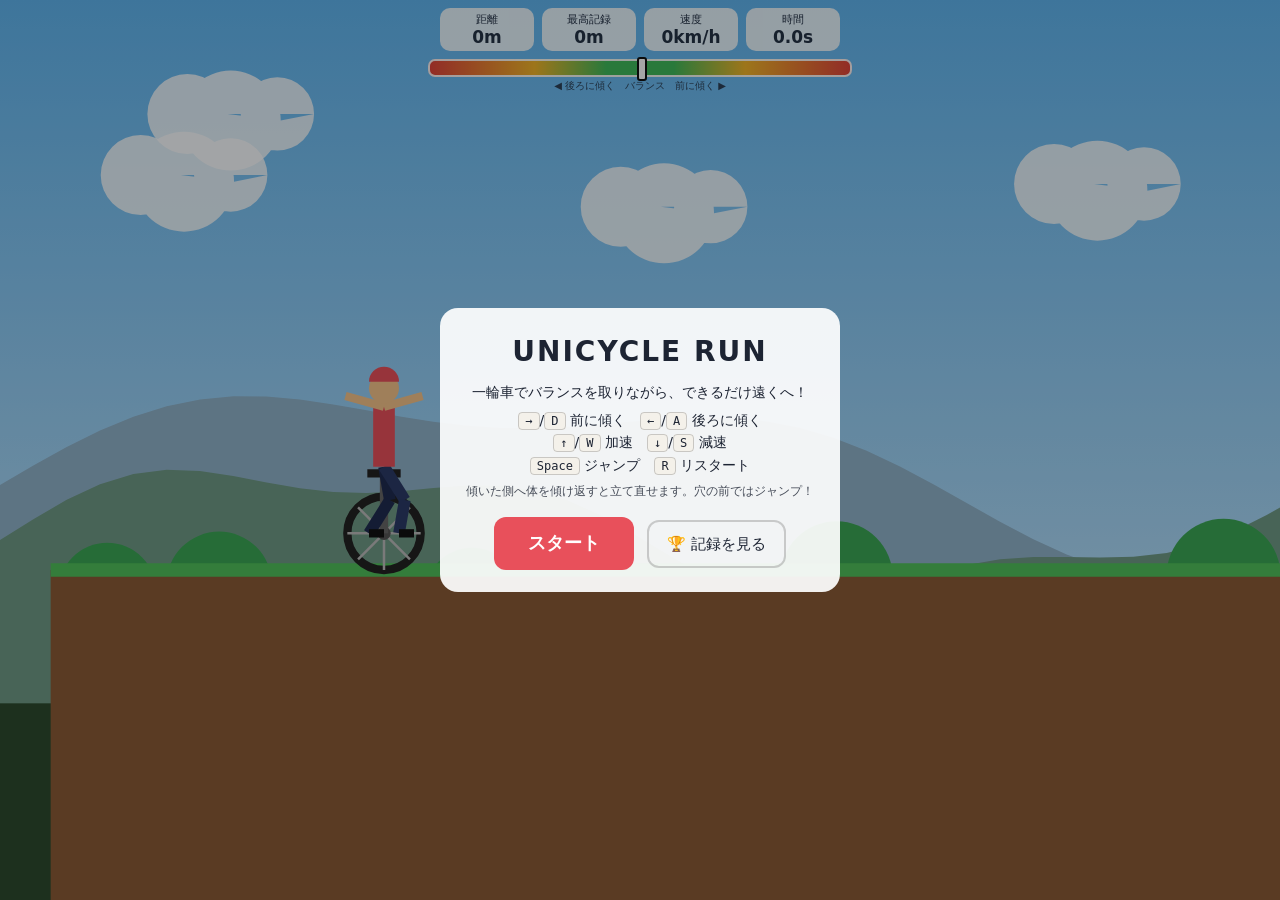
<file: games/UNICYCLE RUN.html>
<!DOCTYPE html>
<html lang="ja">
<head>
<meta charset="utf-8">
<meta name="viewport" content="width=device-width, initial-scale=1, viewport-fit=cover">
<title>UNICYCLE RUN</title>
<style>
:root{--bg:#f4f1ea;--fg:#1d2433;--panel:rgba(255,255,255,.92);--acc:#e8505b;box-sizing:border-box}
@media (prefers-color-scheme:dark){:root:not([data-theme="light"]){--bg:#10131c;--fg:#eef1f8;--panel:rgba(24,28,40,.92)}}
:root[data-theme="dark"]{--bg:#10131c;--fg:#eef1f8;--panel:rgba(24,28,40,.92)}
html,body{height:100%;margin:0;background:var(--bg);color:var(--fg);font-family:system-ui,"Hiragino Sans","Noto Sans JP",sans-serif;overflow:hidden;touch-action:none;user-select:none;-webkit-user-select:none}
canvas{position:fixed;inset:0;width:100%;height:100%;display:block}
#hud{position:fixed;left:0;right:0;top:0;padding:calc(env(safe-area-inset-top,0px) + 8px) 12px 0;pointer-events:none}
#stats{display:flex;gap:8px;flex-wrap:wrap;justify-content:center}
.st{background:var(--panel);border-radius:10px;padding:4px 10px;min-width:74px;text-align:center;font-size:11px;opacity:.9}
.st b{display:block;font-size:17px;font-variant-numeric:tabular-nums}
#gw{max-width:420px;margin:8px auto 0;position:relative;height:14px;border-radius:7px;background:linear-gradient(90deg,#e0443a,#f0b429 25%,#3fb95a 42%,#3fb95a 58%,#f0b429 75%,#e0443a);border:2px solid var(--panel)}
#gm{position:absolute;top:-4px;width:6px;height:20px;margin-left:-3px;background:#fff;border:2px solid #111;border-radius:3px;left:50%}
#gl{text-align:center;font-size:10px;opacity:.8;margin-top:2px}
#toast{position:fixed;z-index:10;left:0;right:0;top:30%;text-align:center;font-size:28px;font-weight:800;color:#fff;text-shadow:0 2px 6px #000a;opacity:0;transition:opacity .3s;pointer-events:none}
#ov,#rov{position:fixed;inset:0;display:flex;align-items:center;justify-content:center;background:rgba(0,0,0,.35);padding:16px}
#box,#rbx{background:var(--panel);border-radius:18px;padding:22px 26px;max-width:440px;text-align:center;line-height:1.6}
#box.over .hlp{display:none}
.sub{margin:10px 0 0 8px;background:transparent;color:var(--fg);border:2px solid #8886;border-radius:12px;padding:10px 18px;font-size:15px}
#rbx{max-height:92%;overflow:auto;min-width:min(340px,92vw)}
#rbx h1{margin:0 0 8px;font-size:24px}
#rt{width:100%;border-collapse:collapse;font-size:14px;font-variant-numeric:tabular-nums}
#rt th{font-size:11px;opacity:.7;font-weight:600;padding:2px 6px}
#rt td{padding:5px 6px;border-top:1px solid #8883}
#rt tr.me td{background:rgba(232,80,91,.25);font-weight:700}
#rt tr.top td:first-child::before{content:"🥇"}
#box h1{margin:0 0 6px;font-size:28px;letter-spacing:2px}
#box p{margin:6px 0;font-size:14px}
kbd{background:var(--bg);border:1px solid #8886;border-radius:4px;padding:1px 6px;font-size:12px}
button{font:inherit;cursor:pointer}
#go{margin-top:10px;background:var(--acc);color:#fff;border:0;border-radius:12px;padding:12px 34px;font-size:18px;font-weight:700}
#pad{position:fixed;left:0;right:0;bottom:0;display:none;justify-content:space-between;padding:0 14px calc(env(safe-area-inset-bottom,0px) + 14px)}
#pad.on{display:flex}
#pad div{display:flex;gap:10px;align-items:flex-end}
#pad button{width:64px;height:64px;border-radius:50%;border:0;background:var(--panel);color:var(--fg);font-size:22px;opacity:.85;touch-action:none}
#pad button.j{width:84px;height:84px;background:var(--acc);color:#fff;font-size:15px;font-weight:700}
#pad button.on{transform:scale(.92);opacity:1}
</style>
</head>
<body>
<canvas id="c"></canvas>
<div id="hud">
  <div id="stats">
    <div class="st">距離<b id="sd">0m</b></div>
    <div class="st">最高記録<b id="sb">0m</b></div>
    <div class="st">速度<b id="ss">0</b></div>
    <div class="st">時間<b id="st">0.0s</b></div>
  </div>
  <div id="gw"><div id="gm"></div></div>
  <div id="gl">◀ 後ろに傾く　バランス　前に傾く ▶</div>
</div>
<div id="toast"></div>
<div id="pad">
  <div><button data-k="ArrowLeft">◀</button><button data-k="ArrowRight">▶</button></div>
  <div><button data-k="ArrowDown">▼</button><button data-k="ArrowUp">▲</button><button class="j" data-k="Space">JUMP</button></div>
</div>
<div id="ov"><div id="box">
  <h1 id="ot">UNICYCLE RUN</h1>
  <p id="om">一輪車でバランスを取りながら、できるだけ遠くへ！</p>
  <p class="hlp"><kbd>→</kbd>/<kbd>D</kbd> 前に傾く　<kbd>←</kbd>/<kbd>A</kbd> 後ろに傾く<br><kbd>↑</kbd>/<kbd>W</kbd> 加速　<kbd>↓</kbd>/<kbd>S</kbd> 減速<br><kbd>Space</kbd> ジャンプ　<kbd>R</kbd> リスタート</p>
  <p class="hlp" style="font-size:12px;opacity:.8">傾いた側へ体を傾け返すと立て直せます。穴の前ではジャンプ！</p>
  <button id="go">スタート</button>
  <button id="rb" class="sub">🏆 記録を見る</button>
  <button id="mb" class="sub" style="display:none">メニューへ</button>
  <div id="sh" style="display:none;margin-top:6px"><p style="margin:8px 0 0;font-size:12px;opacity:.8">結果をシェア</p><button id="shn" class="sub" style="display:none">共有…</button><button id="shx" class="sub">𝕏</button><button id="shl" class="sub">LINE</button><button id="shc" class="sub">コピー</button></div>
</div></div>
<div id="rov" style="display:none"><div id="rbx">
  <h1>🏆 ベスト記録 TOP10</h1>
  <div id="rl"></div>
  <p id="rs" style="font-size:12px;opacity:.8"></p>
  <button id="rbk" class="sub" style="margin-left:0">もどる</button>
</div></div>
<script>
(function(){
"use strict";
var cv=document.getElementById("c"),ctx=cv.getContext("2d");
var $=function(i){return document.getElementById(i)};
var H=540,W=960,sc=1,dpr=1;
function resize(){dpr=Math.min(2,window.devicePixelRatio||1);cv.width=innerWidth*dpr;cv.height=innerHeight*dpr;sc=innerHeight/H;W=innerWidth/sc}
addEventListener("resize",resize);resize();

/* storage */
var best=0;
try{best=parseFloat(localStorage.getItem("unicycle_best"))||0}catch(e){}
function saveBest(){try{localStorage.setItem("unicycle_best",String(best))}catch(e){}}
var hist=[],plays=0,lastRank=0;
try{hist=JSON.parse(localStorage.getItem("unicycle_hist")||"[]");if(!Array.isArray(hist))hist=[];plays=parseInt(localStorage.getItem("unicycle_plays"))||0}catch(e){hist=[]}
if(hist.length&&hist[0].d>best)best=hist[0].d;
function addRec(){
  plays++;lastRank=0;
  var r={d:Math.round(dist*10)/10,t:Math.round(tm*10)/10,dt:Date.now()};
  if(r.d>=1){hist.push(r);hist.sort(function(p,q){return q.d-p.d});hist=hist.slice(0,10);lastRank=hist.indexOf(r)+1}
  try{localStorage.setItem("unicycle_hist",JSON.stringify(hist));localStorage.setItem("unicycle_plays",String(plays))}catch(e){}
}
function rovOpen(){return $("rov").style.display==="flex"}
function openRec(){
  var h="<table id='rt'><tr><th>順位</th><th>距離</th><th>時間</th><th>日付</th></tr>";
  if(!hist.length)h+="<tr><td colspan='4'>まだ記録がありません</td></tr>";
  hist.forEach(function(r,i){var c=(i+1===lastRank&&state==="over")?"me":(i===0?"top":"");h+="<tr class='"+c+"'><td>"+(i+1)+"</td><td>"+r.d.toFixed(1)+"m</td><td>"+r.t.toFixed(1)+"s</td><td>"+new Date(r.dt).toLocaleDateString()+"</td></tr>"});
  $("rl").innerHTML=h+"</table>";
  $("rs").textContent="プレイ回数 "+plays+"回　最高記録 "+best.toFixed(1)+"m";
  $("ov").style.display="none";$("rov").style.display="flex";
}
function closeRec(){$("rov").style.display="none";$("ov").style.display="flex"}

/* sound */
var ac;
function snd(f,d,type,vol,sl){try{ac=ac||new(window.AudioContext||window.webkitAudioContext)();var o=ac.createOscillator(),g=ac.createGain(),t=ac.currentTime;o.type=type||"square";o.frequency.setValueAtTime(f,t);if(sl)o.frequency.linearRampToValueAtTime(Math.max(30,f+sl),t+d);g.gain.setValueAtTime(vol||.07,t);g.gain.exponentialRampToValueAtTime(.001,t+d);o.connect(g);g.connect(ac.destination);o.start(t);o.stop(t+d)}catch(e){}}

/* terrain */
var S=16,BASE=420,R=22,GR=1700,T=[],OB=[],CW=[],lastOb=-1e9,cl=BASE;
function pu(y){T.push(y)}
function flat(n){for(var i=0;i<n;i++)pu(cl)}
function slope(dy,n){if(cl+dy<BASE-140||cl+dy>BASE+60)dy=-dy;var a=cl;for(var i=1;i<=n;i++){var u=i/n;pu(a+dy*u*u*(3-2*u))}cl=a+dy}
function hole(n){for(var i=0;i<n;i++)pu(null)}
function chunk(){
  var d=Math.min(1,(T.length*S/40)/900),r=Math.random();
  if(r<.2)flat(8+Math.random()*10|0);
  else if(r<.45)slope((Math.random()<.5?-1:1)*(30+Math.random()*60*(.5+d)),12+Math.random()*10|0);
  else if(r<.62){var k=2+Math.random()*3|0,am=8+d*12;for(var j=0;j<k;j++){slope(-am,5);slope(am,5)}}
  else if(r<.72&&d>.05){slope((Math.random()<.5?-1:1)*(10+Math.random()*15),3);flat(5)}
  else if(r<.88&&d>.1){flat(7);hole(5+Math.random()*(2+d*4)|0);flat(8)}
  else if(d>.2){flat(5);var a=cl;slope(-60,6);hole(6+Math.random()*(2+d*3)|0);cl=a;flat(8)}
  else flat(10);
  addOb();
}
function addOb(){
  var n=T.length;if(n*S/40<1000||n<20)return;
  for(var i=1;i<=16;i++)if(T[n-i]==null)return;
  for(var i2=2;i2<=6;i2++)if(T[n-i2]!==T[n-1])return;
  var ox=(n-3)*S;
  if(ox-lastOb<260||Math.random()<.3)return;lastOb=ox;
  var d=Math.min(1,(n*S/40-1000)/1500);
  if(Math.random()<.4)CW.push({x:ox,y:T[n-3],dir:Math.random()<.7?-1:1,sp:45+Math.random()*40,ph:Math.random()*6});
  else OB.push({x:ox,w:26+(Math.random()*16|0),h:26+(Math.random()*(14+d*18)|0),y:T[n-3]});
}
function ensure(i){while(T.length<=i+3)chunk()}
function g(x){var i=Math.floor(x/S);if(i<0)return T[0];ensure(i);var a=T[i];if(a==null)return null;var b=T[i+1];if(b==null)return a;return a+(b-a)*(x/S-i)}
function slopeAt(x){var a=g(x-5),b=g(x+5);return(a==null||b==null)?0:Math.atan2(a-b,10)}

/* state */
var keys={},sa=0,obsShown=false,state="title",x,y,vx,vy,a,w,rot,onG,coy,jb,x0,tm,shake,fallT,fdir,cause,rx,ry,rvx,rvy,ra,prevSl,rec,recCd,beatShown,camX,camY,dist,ua;
var tt=0;
function reset(play){
  T.length=0;OB.length=0;CW.length=0;lastOb=-1e9;cl=BASE;flat(40);
  x=x0=200;vx=play?200:0;vy=0;a=0;w=0;rot=0;onG=true;coy=.1;jb=0;tm=0;shake=0;fallT=0;fdir=1;cause="";rec=false;recCd=0;beatShown=false;ua=0;sa=0;dist=0;obsShown=false;
  y=g(x)-R;prevSl=slopeAt(x);camX=x-W*.3;camY=y-320;
  state=play?"play":"title";
  if(play)$("ov").style.display="none";
}
function toast(t,ms){var e=$("toast");e.textContent=t;e.style.opacity=1;clearTimeout(toast.h);toast.h=setTimeout(function(){e.style.opacity=0},ms||1100)}
function crash(c,dir){
  if(state!=="play")return;
  state="fall";cause=c;fdir=dir||(a>=0?1:-1);shake=14;fallT=0;
  rx=0;ry=0;rvx=vx*.7;rvy=-260;ra=a-sa;
  snd(180,.5,"sawtooth",.12,-140);snd(90,.3,"square",.1,-40);
  if(dist>best){best=dist;saveBest();cause+="|new"}
  addRec();
}
function jump(){jb=.12}

/* input */
var KM={KeyA:"ArrowLeft",KeyD:"ArrowRight",KeyW:"ArrowUp",KeyS:"ArrowDown"};
addEventListener("keydown",function(e){
  var k=KM[e.code]||e.code;
  if(["ArrowLeft","ArrowRight","ArrowUp","ArrowDown","Space"].indexOf(k)>=0)e.preventDefault();
  if(e.repeat)return;
  keys[k]=true;
  if(rovOpen()){if(k==="Escape"||k==="Space"||k==="Enter")closeRec()}
  else if(k==="KeyR"||((k==="Space"||k==="Enter")&&state!=="play"&&state!=="fall"))reset(true);
  else if(k==="Escape")showMenu();
  else if(k==="Space")jump();
});
addEventListener("keyup",function(e){keys[KM[e.code]||e.code]=false});
$("go").onclick=function(){reset(true)};
$("rb").onclick=openRec;$("rbk").onclick=closeRec;$("mb").onclick=showMenu;
var SHURL="https://claude.ai/artifact/U6wBfYiPLfeUP5Za5yVmCY";
function shText(){return "UNICYCLE RUN で "+dist.toFixed(1)+"m 走った！（"+tm.toFixed(1)+"秒）最高記録 "+best.toFixed(1)+"m #UNICYCLERUN"}
function openUrl(u){var w=window.open(u,"_blank");if(w){try{w.opener=null}catch(e){}}else toast("ポップアップがブロックされました",1500)}
$("shx").onclick=function(){openUrl("https://twitter.com/intent/tweet?text="+encodeURIComponent(shText())+"&url="+encodeURIComponent(SHURL))};
$("shl").onclick=function(){openUrl("https://social-plugins.line.me/lineit/share?url="+encodeURIComponent(SHURL)+"&text="+encodeURIComponent(shText()))};
$("shc").onclick=function(){
  var t=shText()+" "+SHURL;
  function fb(){try{var ta=document.createElement("textarea");ta.value=t;ta.style.position="fixed";ta.style.opacity="0";document.body.appendChild(ta);ta.select();var ok=document.execCommand("copy");document.body.removeChild(ta);toast(ok?"コピーしました":"コピーに失敗しました",1200)}catch(e){toast("コピーに失敗しました",1200)}}
  if(navigator.clipboard&&navigator.clipboard.writeText)navigator.clipboard.writeText(t).then(function(){toast("コピーしました",1200)},fb);else fb();
};
if(navigator.share){$("shn").style.display="";$("shn").onclick=function(){try{navigator.share({title:"UNICYCLE RUN",text:shText(),url:SHURL}).catch(function(){})}catch(e){}}}
var pad=$("pad");
if("ontouchstart" in window||matchMedia("(pointer:coarse)").matches)pad.classList.add("on");
Array.prototype.forEach.call(pad.querySelectorAll("button"),function(b){
  var k=b.dataset.k;
  function dn(e){e.preventDefault();b.classList.add("on");keys[k]=true;if(k==="Space"){if(state==="play")jump();else if(state!=="fall")reset(true)}}
  function up(e){b.classList.remove("on");keys[k]=false}
  b.addEventListener("pointerdown",dn);b.addEventListener("pointerup",up);b.addEventListener("pointercancel",up);b.addEventListener("pointerleave",up);
});

/* physics */
function step(dt){
  var play=state==="play";
  if(state==="title"||state==="over"&&false)return;
  var d=Math.min(1,dist/900);
  var inp=(keys.ArrowRight?1:0)-(keys.ArrowLeft?1:0);
  if(play){
    tm+=dt;
    var tg=Math.max(120,230+d*170+(keys.ArrowUp?90:0)-(keys.ArrowDown?90:0));
    var ax=Math.max(-220,Math.min(220,(tg-vx)*2));vx+=ax*dt;
    var gk=2.4+vx/220,ctrl=11/(1+vx/900),wd;
    if(onG)wd=gk*Math.sin(a-sa)+inp*ctrl-2.2*w-ax*.006;
    else wd=.5*Math.sin(a)+inp*9-1.2*w;
    w+=wd*dt;a+=w*dt;
    if(a>1.75){a=1.75;w=0}if(a<-1.75){a=-1.75;w=0}
    var aw=a-sa,hd=dir(aw*1.25),hx=x+Math.sin(aw)*40+hd[0]*47,hy=y-Math.cos(aw)*40+hd[1]*47,hg=g(hx);
    if(hg!=null&&hy+9>=hg)crash(aw>0?"前に傾きすぎて頭を打った":"後ろに傾きすぎて頭を打った",aw>0?1:-1);
    if(Math.abs(a)>.6)rec=true;
    recCd-=dt;
    if(rec&&Math.abs(a)<.12&&onG){rec=false;if(recCd<=0){toast("ナイスリカバリー！",800);snd(660,.15,"triangle",.08,300);recCd=3}}
    if(jb>0)jb-=dt;
    if(jb>0&&(onG||coy>0)){vy=-640;if(onG){a-=sa;sa=0}onG=false;coy=0;jb=0;snd(420,.15,"square",.06,260)}
  }else{vx*=1-1.6*dt;fallT+=dt}
  x+=vx*dt;rot+=vx*dt/R;
  var G=g(x),gy=G==null?null:G-R,ff=y+vy*dt+.5*GR*dt*dt;
  if(gy!=null&&ff>=gy){
    var sl=slopeAt(x);
    if(!onG){
      if(play){
        if(y-gy>20){crash("穴の壁にぶつかった",1)}
        else{shake=Math.max(shake,3);snd(130,.1,"triangle",.1,-40)}
      }
      prevSl=sl;sa=sl;a+=sl;
    }
    onG=true;coy=.1;
    vy=Math.max(-900,(gy-y)/dt);y=gy;
    sa+=(sl-sa)*Math.min(1,dt*14);prevSl=sl;
  }else{if(onG){a-=sa;sa=0}onG=false;vy+=GR*dt;y+=vy*dt;coy-=dt}
  if(play){
    while(OB.length&&OB[0].x<x-600)OB.shift();
    for(var ci=CW.length-1;ci>=0;ci--){
      var c=CW[ci];if(c.x<x-800){CW.splice(ci,1);continue}
      if(Math.abs(c.x-x)>1400)continue;
      c.ph+=dt*c.sp*.12;
      var nx=c.x+c.dir*c.sp*dt;
      if(g(nx+c.dir*40)==null||g(nx-c.dir*30)==null)c.dir=-c.dir;else c.x=nx;
      var cg=g(c.x);if(cg!=null)c.y=cg;
      var cxx=c.x+c.dir*9,cqx=Math.max(cxx-34,Math.min(x,cxx+34)),cqy=Math.max(c.y-48,Math.min(y,c.y)),cdx=x-cqx,cdy=y-cqy;
      if(cdx*cdx+cdy*cdy<(R-3)*(R-3)){crash("牛にぶつかった",1);break}
    }
    for(var oi=0;oi<OB.length;oi++){var o=OB[oi];if(Math.abs(o.x-x)>90)continue;var qx=Math.max(o.x-o.w/2,Math.min(x,o.x+o.w/2)),qy=Math.max(o.y-o.h,Math.min(y,o.y)),ddx=x-qx,ddy=y-qy;if(ddx*ddx+ddy*ddy<(R-3)*(R-3)){crash("障害物にぶつかった",1);break}}
  }
  if(play&&y>BASE+160)crash("穴に落ちた",1);
  if(!play&&y>BASE+500){vy=0}
  /* rider ragdoll */
  if(!play){
    rvy+=GR*dt;rx+=rvx*dt;ry+=rvy*dt;ra+=fdir*3*dt;if(Math.abs(ra)>1.7)ra=fdir*1.7;
    var sx=x+rx,gg=g(sx);
    if(gg!=null&&y+ry-30>gg-24){}
    if(gg!=null&&ry+y-10>gg-10&&rvy>0){ry=gg-10-y;rvy=0;rvx*=.9}
    if(fallT>1.0&&state==="fall"){state="over";showOver()}
  }
  ua=play?a-sa:ua+(fdir*.5-ua)*dt*4;
  dist=Math.max(0,(x-x0)/40);
  if(play&&!obsShown&&dist>=950){obsShown=true;toast("⚠ 1000mから障害物ゾーン！木箱と牛をジャンプで避けよう",2000)}
  if(play&&!beatShown&&best>0&&dist>best){beatShown=true;toast("ベスト更新中！",1400);snd(880,.2,"triangle",.09,400)}
  if(shake>0)shake=Math.max(0,shake-dt*30);
}
function showMenu(){
  reset(false);
  $("ot").textContent="UNICYCLE RUN";
  $("om").textContent="一輪車でバランスを取りながら、できるだけ遠くへ！";
  $("go").textContent="スタート";$("box").classList.remove("over");$("mb").style.display="none";$("sh").style.display="none";
  $("ov").style.display="flex";
}
function showOver(){
  var isNew=cause.indexOf("|new")>=0,c=cause.replace("|new","");
  $("ot").textContent=isNew?"🎉 NEW RECORD!":"転倒！";
  $("om").innerHTML="原因：<b>"+c+"</b><br>走行距離 "+dist.toFixed(1)+"m　最高記録 "+best.toFixed(1)+"m"+(lastRank?"<br>今回は歴代 <b>"+lastRank+"位</b>":"");
  $("go").textContent="リトライ (R)";$("box").classList.add("over");$("mb").style.display="";$("sh").style.display="";
  $("ov").style.display="flex";
  if(isNew){snd(523,.15,"triangle",.1);setTimeout(function(){snd(784,.25,"triangle",.1)},150)}
}

/* render */
function hash(n){var s=Math.sin(n*127.1+311.7)*43758.5453;return s-Math.floor(s)}
function dir(t){return[Math.sin(t),-Math.cos(t)]}
function line(x1,y1,x2,y2,col,lw){ctx.strokeStyle=col;ctx.lineWidth=lw;ctx.beginPath();ctx.moveTo(x1,y1);ctx.lineTo(x2,y2);ctx.stroke()}
function bg(){
  var gr=ctx.createLinearGradient(0,0,0,H);gr.addColorStop(0,"#5fb4ee");gr.addColorStop(1,"#d9f0ff");ctx.fillStyle=gr;ctx.fillRect(0,0,W,H);
  var off=(BASE-camY)*.15;
  ctx.fillStyle="rgba(255,255,255,.8)";
  for(var i=0;i<6;i++){var cx=((i*260-camX*.08)%(W+300)+W+300)%(W+300)-150,cy=60+hash(i)*80;ctx.beginPath();ctx.arc(cx,cy,24,0,7);ctx.arc(cx+26,cy+4,30,0,7);ctx.arc(cx+54,cy,22,0,7);ctx.fill()}
  [[.15,"#8fb2c9",.006,50,0],[.3,"#6f9a86",.009,36,30]].forEach(function(m){
    ctx.fillStyle=m[1];ctx.beginPath();ctx.moveTo(0,H);
    for(var px=0;px<=W+20;px+=20){var u=px+camX*m[0];ctx.lineTo(px,H*.55+m[4]+off-(Math.sin(u*m[2])*m[3]+Math.sin(u*m[2]*2.7)*m[3]*.35+60))}
    ctx.lineTo(W,H);ctx.fill()});
  var fy=BASE+80-camY;
  ctx.fillStyle="#2c4a2e";ctx.fillRect(0,fy,W,H);
  var k0=Math.floor(camX*.5/110)-1;
  for(var k=k0;k<k0+W/110+3;k++){if(hash(k+9)<.35)continue;var wx=k*110+hash(k)*60-camX*.5,th=40+hash(k+3)*30;
    ctx.fillStyle="#5a3b22";ctx.fillRect(wx-3,fy-th,6,th);
    ctx.fillStyle=hash(k+5)<.5?"#2f8a46":"#3aa655";ctx.beginPath();ctx.arc(wx,fy-th-8,th*.5,0,7);ctx.fill()}
}
function ground(){
  var i0=Math.max(0,Math.floor(camX/S)-1),i1=Math.floor((camX+W)/S)+2;ensure(i1);
  var bot=camY+H+80,i=i0;
  while(i<=i1){
    if(T[i]==null){i++;continue}
    var s=i;while(i<=i1+1&&T[i]!=null)i++;
    var e=i-1;
    ctx.beginPath();ctx.moveTo(s*S,bot);
    for(var j=s;j<=e;j++)ctx.lineTo(j*S,T[j]);
    ctx.lineTo((e+1)*S,T[e]);ctx.lineTo((e+1)*S,bot);ctx.closePath();
    ctx.fillStyle="#8a5a35";ctx.fill();
    ctx.beginPath();for(var j2=s;j2<=e;j2++){j2===s?ctx.moveTo(j2*S,T[j2]):ctx.lineTo(j2*S,T[j2])}ctx.lineTo((e+1)*S,T[e]);
    ctx.strokeStyle="#4fbf5a";ctx.lineWidth=8;ctx.lineJoin="round";ctx.stroke();
  }
}
function rider(hx,hy,ang,fl){
  var d=dir(ang),sx=hx+d[0]*36,sy=hy+d[1]*36;
  var cx=x+Math.cos(rot)*9,cy=y+Math.sin(rot)*9,cx2=x-Math.cos(rot)*9,cy2=y-Math.sin(rot)*9;
  var f1x,f1y,f2x,f2y;
  if(fl){var l1=dir(ang+Math.PI+.5),l2=dir(ang+Math.PI-.4);f1x=hx+l1[0]*30;f1y=hy+l1[1]*30;f2x=hx+l2[0]*30;f2y=hy+l2[1]*30}
  else{f1x=cx;f1y=cy;f2x=cx2;f2y=cy2}
  [[f2x,f2y,"#1f2b50"],[f1x,f1y,"#2b3a67"]].forEach(function(p){var mx=(hx+p[0])/2+8,my=(hy+p[1])/2;line(hx,hy,mx,my,p[2],7);line(mx,my,p[0],p[1],p[2],7);line(p[0],p[1],p[0]+9,p[1],"#111",5)});
  line(hx,hy,sx,sy,"#e8505b",13);
  var ar=fl?[ang+2.4,ang-2.2]:[1.3-ua,-1.3-ua];
  ar.forEach(function(t){var q=dir(t);line(sx,sy,sx+q[0]*24,sy+q[1]*24,"#f4c28a",5)});
  ctx.fillStyle="#f4c28a";ctx.beginPath();ctx.arc(sx+d[0]*11,sy+d[1]*11,9,0,7);ctx.fill();
  ctx.fillStyle="#e8505b";ctx.beginPath();ctx.arc(sx+d[0]*13,sy+d[1]*13-2,9,Math.PI,0);ctx.fill();
}
function unicycle(){
  ctx.strokeStyle="#222";ctx.lineWidth=5;ctx.beginPath();ctx.arc(x,y,R,0,7);ctx.stroke();
  for(var i=0;i<4;i++){var t=rot+i*Math.PI/4;line(x-Math.cos(t)*R,y-Math.sin(t)*R,x+Math.cos(t)*R,y+Math.sin(t)*R,"#bbb",1.5)}
  ctx.fillStyle="#555";ctx.beginPath();ctx.arc(x,y,4,0,7);ctx.fill();
  var d=dir(ua),sx=x+d[0]*36,sy=y+d[1]*36;
  line(x,y,sx,sy,"#666",5);
  var p=dir(ua+Math.PI/2);line(sx-p[0]*10,sy-p[1]*10,sx+p[0]*10,sy+p[1]*10,"#222",5);
}
function obst(){
  for(var i=0;i<OB.length;i++){var o=OB[i];if(o.x<camX-80||o.x>camX+W+80)continue;
    var l=o.x-o.w/2,t=o.y-o.h;
    ctx.fillStyle="#c58a3a";ctx.fillRect(l,t,o.w,o.h);
    ctx.strokeStyle="#7a4f16";ctx.lineWidth=3;ctx.strokeRect(l,t,o.w,o.h);
    line(l,t,l+o.w,o.y,"#7a4f16",3);line(l+o.w,t,l,o.y,"#7a4f16",3);
    ctx.fillStyle="#e8505b";ctx.fillRect(l,t-5,o.w,5);
  }
}
function cows(){
  for(var i=0;i<CW.length;i++){var c=CW[i];if(c.x<camX-120||c.x>camX+W+120)continue;
    ctx.save();ctx.translate(c.x,c.y);ctx.rotate(-slopeAt(c.x));ctx.scale(c.dir,1);
    [-22,-10,10,22].forEach(function(lx,k){var sw=Math.sin(c.ph+(k%2?Math.PI:0)+k)*4;ctx.fillStyle="#e9e9e9";ctx.fillRect(lx-3+sw,-22,6,22);ctx.fillStyle="#333";ctx.fillRect(lx-3+sw,-4,6,4)});
    line(-28,-46,-37,-28,"#333",3);
    ctx.strokeStyle="#333";ctx.lineWidth=2;
    ctx.fillStyle="#f7f7f7";ctx.fillRect(-28,-50,56,30);ctx.strokeRect(-28,-50,56,30);
    ctx.fillStyle="#222";ctx.fillRect(-20,-46,12,10);ctx.fillRect(4,-40,14,10);ctx.fillRect(-8,-30,9,7);
    line(31,-54,28,-63,"#e0c080",3);line(41,-54,44,-63,"#e0c080",3);
    ctx.fillStyle="#f7f7f7";ctx.fillRect(26,-54,20,22);ctx.strokeRect(26,-54,20,22);
    ctx.fillStyle="#f2a5b0";ctx.fillRect(38,-42,8,10);
    ctx.fillStyle="#111";ctx.fillRect(34,-49,3,3);
    ctx.restore();
  }
}
function render(){
  ctx.setTransform(dpr*sc,0,0,dpr*sc,0,0);
  var ty=y-320;camY+=(ty-camY)*.08;camX=x-W*.3;
  if(state==="title")camX=x-W*.3;
  bg();
  ctx.save();
  if(shake>0)ctx.translate((Math.random()-.5)*shake,(Math.random()-.5)*shake);
  ctx.translate(-camX,-camY);
  ground();
  obst();
  cows();
  unicycle();
  if(state==="play"||state==="title")rider(x+Math.sin(ua)*40,y+(-Math.cos(ua))*40,ua+ua*.25,false);
  else rider(x+rx+Math.sin(ua)*40,y+ry-30,ra,true);
  ctx.restore();
  $("sd").textContent=dist.toFixed(0)+"m";
  $("sb").textContent=Math.max(best,dist).toFixed(0)+"m";
  $("ss").textContent=(vx/12).toFixed(0)+"km/h";
  $("st").textContent=tm.toFixed(1)+"s";
  var m=Math.max(-1,Math.min(1,a/1.5));$("gm").style.left=(50+m*50)+"%";
}
var last=0,acc=0;
function loop(t){
  var f=Math.min(.05,(t-last)/1000||0);last=t;acc+=f;
  while(acc>=1/120){step(1/120);acc-=1/120}
  render();requestAnimationFrame(loop);
}
reset(false);
requestAnimationFrame(loop);
})();
</script>
</body>
</html>
</file>
<file: games/style.css>
:root{font-family:"DM Sans","Noto Sans JP",sans-serif;color:#262a35;background:#f4f1eb;font-synthesis:none;text-rendering:optimizeLegibility;-webkit-font-smoothing:antialiased;-moz-osx-font-smoothing:grayscale;font-optical-sizing:auto;font-weight:400;--ink:#262a35;--muted:#878994;--line:#e9e6e0;--purple:#6757c8;--purple-dark:#5141ac;--paper:#fffefa}
*{box-sizing:border-box}
body{margin:0;min-width:320px;min-height:100vh;background:radial-gradient(ellipse at 50% -22%,#fffdf8 0,#f4f1eb 68%);font-size:14px}
button{font:inherit;color:inherit}
.app{max-width:1190px;margin:auto;padding:0 34px 30px}
.topbar{height:76px;display:flex;align-items:center;justify-content:space-between;border-bottom:1px solid rgba(220,217,210,.75)}
.brand{display:flex;align-items:center;gap:11px;text-decoration:none;color:var(--ink);font-weight:700;font-size:14px;letter-spacing:.025em}.brand-mark{width:35px;height:35px;background:var(--purple);color:white;border-radius:12px;display:grid;place-items:center;font-size:17px;box-shadow:0 4px 12px #6757c82c}.brand-sub{display:block;color:#93939a;font-size:10px;font-weight:400;margin-top:3px;letter-spacing:.07em}
.top-actions{display:flex;align-items:center;gap:18px}.saved-indicator{font-size:11px;color:#858791}.saved-indicator i,.live-badge i{display:inline-block;width:7px;height:7px;border-radius:50%;background:#64bd90;margin-right:7px;box-shadow:0 0 0 3px #64bd9020}.icon-button{border:1px solid var(--line);background:#fffdfa;border-radius:12px;width:37px;height:37px;cursor:pointer;font-size:15px;transition:.2s}.icon-button:hover{border-color:#beb6ef;transform:translateY(-1px)}
.hero{padding:28px 0 26px}.hero-heading{display:flex;justify-content:space-between;align-items:center;margin-bottom:14px}.eyebrow{font-size:9px;letter-spacing:.16em;font-weight:700;color:#9898a0}.hero-stage{font-size:10px;background:#eeebfa;color:#6757c8;border-radius:99px;padding:6px 11px;font-weight:600}
.stats-grid{display:grid;grid-template-columns:.86fr 1.16fr 1.8fr;gap:12px}.stat-card{background:#fffefa;border:1px solid #ebe8e1;border-radius:15px;padding:14px 17px 12px;min-height:99px;box-shadow:0 3px 12px #372d1107}.stat-label{font-size:10px;color:#888a93;font-weight:500}.stat-value{font-size:28px;font-weight:700;letter-spacing:-.045em;line-height:1.3;margin-top:2px}.stat-unit{font-size:13px;font-weight:500;margin-left:5px;letter-spacing:0;color:#777985}.stat-foot{font-size:9px;color:#a0a1a8}.stat-foot b{color:#7465c5;font-weight:600}.thickness-stat .stat-value{font-size:23px}.target-title,.target-foot{display:flex;justify-content:space-between;align-items:center}.target-title #progress-label{color:#6454c0;font-size:12px;font-weight:700}.target-name{font-size:17px;font-weight:700;letter-spacing:-.025em;margin-top:1px}.target-value{font-size:10px;color:#898a95;margin-top:1px}.progress-track{height:5px;border-radius:5px;background:#eeedf2;margin-top:9px;overflow:hidden}.progress-track>span{height:100%;width:0;display:block;border-radius:inherit;background:linear-gradient(90deg,#9f8ff2,#6757c8);transition:width .5s}.target-foot{font-size:9px;color:#999aa2;margin-top:5px}
.play-layout{display:grid;grid-template-columns:minmax(0,1.56fr) minmax(300px,.86fr);gap:17px;align-items:start}.paper-panel,.mission-card,.milestone-card,.record-card{background:#fffefa;border:1px solid #ebe8e1;border-radius:16px;box-shadow:0 4px 16px #372d1108}.paper-panel{padding:20px}.panel-heading,.section-heading{display:flex;align-items:center;justify-content:space-between}.panel-heading h1,.section-heading h2{font-size:17px;margin:4px 0 0;font-weight:700;letter-spacing:-.035em}.live-badge{font-size:9px;color:#777985;background:#f4f3ef;border-radius:99px;padding:7px 10px}.live-badge i{width:6px;height:6px}
.fold-controls{display:flex;align-items:center;gap:7px;margin:17px 0 12px;flex-wrap:wrap}.control-label{font-size:10px;color:#898a93;margin-right:3px}.direction-button{font-size:10px;color:#757783;border:1px solid #e9e7e2;background:#fffefa;border-radius:8px;padding:7px 10px;cursor:pointer;transition:.2s}.direction-button:hover{border-color:#c9c1f3}.direction-button.selected{background:#eeebfa;color:#5f50bb;border-color:#dbd5f7;font-weight:600}.fold-hint{font-size:9px;color:#92939b;margin-left:auto}
.paper-stage{height:300px;border-radius:12px;position:relative;overflow:hidden;background:radial-gradient(ellipse at 50% 45%,#fffefa 0,#f8f6f0 75%,#f4f1eb 100%);border:1px solid #f0ede6;touch-action:none;user-select:none}.stage-caption,.stage-bottom{position:absolute;z-index:2;left:14px;right:14px;display:flex;justify-content:space-between;font-size:8px;letter-spacing:.12em;color:#aaa9ae;pointer-events:none}.stage-caption{top:12px}.stage-caption span+span{letter-spacing:0}.stage-bottom{bottom:11px;letter-spacing:0;color:#aaa9ae;font-size:8px}.paper-stage canvas{width:100%;height:100%;display:block;touch-action:none;cursor:grab}.paper-stage canvas.dragging{cursor:grabbing}.stage-message{position:absolute;bottom:33px;left:0;right:0;text-align:center;font-size:10px;color:#9999a0;pointer-events:none;transition:opacity .2s}.stage-message.success{color:#6454c0;font-weight:700}.progression-note{display:flex;gap:9px;align-items:center;color:#898a93;font-size:9px;line-height:1.6;margin:13px 2px 0}.note-icon{color:#8b7be0;font-size:15px}
.side-panel{display:flex;flex-direction:column;gap:12px}.mission-card{padding:15px 17px;background:linear-gradient(135deg,#6757c8 0%,#5143aa 100%);color:white;border:0;min-height:141px;position:relative;overflow:hidden}.mission-card:after{content:"✦";position:absolute;right:19px;bottom:-28px;color:#ffffff0d;font-size:125px;line-height:1}.mission-top{display:flex;justify-content:space-between;align-items:center}.mission-card .eyebrow{color:#d3ccff}.mission-icon{font-size:19px}.mission-card h2{font-size:19px;margin:8px 0 3px;letter-spacing:-.03em}.mission-card p{font-size:10px;color:#e0dcff;margin:0;line-height:1.6;max-width:85%}.mission-divider{height:1px;background:#ffffff28;margin:11px 0 8px}.mission-metric{display:flex;justify-content:space-between;font-size:9px;color:#d5ceff}.mission-metric strong{color:white;font-size:10px}
.milestone-card,.record-card{padding:14px 16px}.section-heading h2{font-size:14px;margin-top:3px}.text-button{border:0;background:none;padding:4px 0;color:#6a5ac8;font-size:9px;cursor:pointer}.text-button:hover{text-decoration:underline}.milestone-list{display:flex;flex-direction:column;margin:9px 0 0}.milestone-row{height:31px;display:flex;align-items:center;gap:9px;border-bottom:1px solid #f2f0eb;font-size:10px}.milestone-dot{width:20px;height:20px;border-radius:7px;background:#f3f1eb;display:grid;place-items:center;font-size:11px;flex:none}.milestone-row.done .milestone-dot{background:#edeafa;color:#6757c8}.milestone-row span:nth-child(2){flex:1;color:#60616a}.milestone-row:not(.done) span:nth-child(2){color:#9b9ca3}.milestone-row small{color:#9d9ea6;font-size:8px}.all-goals-button{display:flex;justify-content:space-between;align-items:center;width:100%;border:0;background:none;color:#7668c4;font-size:9px;padding:10px 1px 0;cursor:pointer}
.record-card{padding-bottom:10px}.record-icon{font-size:16px}.record-grid{display:grid;grid-template-columns:1fr 1fr;gap:10px;margin:11px 0}.record-grid div{background:#f7f5f0;border-radius:9px;padding:8px}.record-grid span{display:block;color:#94959c;font-size:8px}.record-grid strong{display:block;font-size:13px;margin-top:3px}.reset-button{font-size:9px;color:#a0a0a7;border:0;padding:3px 0;background:none;cursor:pointer}.reset-button:hover{color:#bb5959;text-decoration:underline}
footer{display:flex;justify-content:space-between;gap:10px;padding:18px 2px 0;color:#a1a1a7;font-size:9px}
.overlay{position:fixed;inset:0;z-index:10;display:grid;place-items:center;padding:18px;background:#181724a8;backdrop-filter:blur(8px);overflow-y:auto}.overlay[hidden]{display:none}.event-backdrop{position:absolute;inset:0;background:#11121c66}.event-backdrop.moon-backdrop{background:#08112680}.event-card,.modal-card{width:min(500px,100%);background:#fffefa;border-radius:19px;padding:25px;position:relative;box-shadow:0 20px 90px #18162955;animation:card-in .35s cubic-bezier(.2,.8,.2,1)}@keyframes card-in{from{opacity:0;transform:translateY(12px) scale(.98)}to{opacity:1;transform:none}}.close-button{position:absolute;right:13px;top:13px;border:0;background:#ffffffbb;border-radius:50%;width:30px;height:30px;font-size:20px;cursor:pointer;z-index:3;color:#777}
.event-sky{height:150px;border-radius:13px;position:relative;overflow:hidden;background:radial-gradient(ellipse at 50% 58%,#7461c9 0,#342b64 47%,#171a32 100%);display:grid;place-items:center;margin-bottom:19px}.event-sky:before,.event-sky:after{content:"";position:absolute;inset:0;background-image:radial-gradient(1px 1px at 10% 24%,#fff 99%,transparent),radial-gradient(1px 1px at 22% 67%,#ffffffcf 99%,transparent),radial-gradient(1.5px 1.5px at 77% 30%,#fff 99%,transparent),radial-gradient(1px 1px at 91% 71%,#ffffffcf 99%,transparent),radial-gradient(1px 1px at 67% 80%,#fff 99%,transparent),radial-gradient(1px 1px at 35% 14%,#ffffffcf 99%,transparent);opacity:.8}.event-sky:after{animation:twinkle 3s ease-in-out infinite alternate}.event-art{font-size:60px;position:relative;z-index:1;filter:drop-shadow(0 5px 23px #c8b7ff77);animation:float 3s ease-in-out infinite}.event-orbit{position:absolute;border:1px solid #ffffff27;width:185px;height:74px;border-radius:50%;transform:rotate(-24deg)}.orbit-two{width:240px;height:95px;transform:rotate(24deg);border-color:#ffffff16}@keyframes float{50%{transform:translateY(-8px)}}@keyframes twinkle{to{opacity:.35}}
.event-sky.scene-origin{background:radial-gradient(ellipse at 50% 62%,#f1cf9c 0,#967c76 45%,#433854 100%)}
.event-sky.scene-city{background:linear-gradient(180deg,#efb98f 0,#b46c7b 48%,#303354 100%)}
.event-sky.scene-mountain{background:linear-gradient(180deg,#92b9d4 0,#e2b1a1 55%,#34394e 100%)}
.event-sky.scene-solar{background:radial-gradient(ellipse at 50% 50%,#516caa 0,#27345f 48%,#13182d 100%)}
.event-sky.scene-stars{background:radial-gradient(ellipse at 53% 48%,#b26d91 0,#453368 44%,#151a32 100%)}
.event-sky.scene-galaxy{background:radial-gradient(ellipse at 50% 53%,#b29adc 0,#53579c 24%,#22274c 58%,#111525 100%)}
.event-sky.scene-space{background:radial-gradient(ellipse at 50% 70%,#273e69 0,#172849 50%,#111625 100%)}
.event-sky.scene-sun{background:radial-gradient(circle at 50% 52%,#fff1ae 0,#ffd66c 14%,#e88150 32%,#703a61 67%,#252546 100%)}
.event-sky.scene-universe{background:radial-gradient(ellipse at 50% 48%,#bf91d2 0,#634d97 25%,#302653 53%,#101321 100%)}
.event-sky.scene-universe .event-art{font-size:74px;animation:cosmic-zoom 4s ease-in-out infinite}
@keyframes cosmic-zoom{0%,100%{transform:scale(.86);filter:drop-shadow(0 5px 20px #c8b7ff77)}50%{transform:scale(1.14);filter:drop-shadow(0 4px 35px #e4caffbb)}}
.event-earth,.event-moon,.event-beam{display:none;position:absolute;z-index:1}
.event-sky.scene-moon{background:radial-gradient(ellipse at 50% 52%,#315781 0,#1a2d4c 48%,#101526 100%)}
.event-sky.scene-moon .event-art{display:none}
.event-sky.scene-moon .event-earth,.event-sky.scene-moon .event-moon,.event-sky.scene-moon .event-beam{display:block}
.event-earth{left:15%;top:50%;transform:translateY(-50%);font-size:43px;filter:drop-shadow(0 0 17px #68b6ff88)}
.event-moon{right:15%;top:50%;transform:translateY(-50%);font-size:50px;filter:drop-shadow(0 0 19px #eff5ffbb)}
.event-beam{height:2px;left:27%;right:27%;top:50%;background:linear-gradient(90deg,#67b8ff44,#fff8c8,#77c8ff66);box-shadow:0 0 14px #a4d4ff;transform:scaleX(0);transform-origin:left;animation:moonbeam 1.1s .25s ease-out forwards}
@keyframes moonbeam{to{transform:scaleX(1)}}
.event-procession{position:absolute;z-index:2;left:0;right:0;bottom:12px;display:flex;justify-content:center;gap:8px}
.event-procession span{font-size:18px;opacity:0;transform:translateY(10px) scale(.7);animation:arrive .5s ease-out forwards;filter:drop-shadow(0 0 9px #f0d7ff)}
@keyframes arrive{to{opacity:.9;transform:translateY(0) scale(1)}}
.event-card>.eyebrow,.modal-card>.eyebrow{color:#7565c4}.event-card h2,.modal-card h2{font-size:25px;letter-spacing:-.05em;margin:5px 0 4px}.event-description,.modal-description{font-size:11px;color:#777985;line-height:1.8;margin:0 0 16px}.comparison{display:flex;align-items:center;gap:12px;border:1px solid #eeece6;background:#faf9f5;border-radius:12px;padding:13px;margin-top:14px}.comparison>div:not(.times-value){min-width:0;flex:1}.comparison span{display:block;color:#92939b;font-size:8px}.comparison strong{display:block;font-size:12px;margin-top:5px;overflow-wrap:anywhere}.comparison .comparison-symbol{font-size:14px;color:#abaab1}.comparison .times-value{text-align:right;border-left:1px solid #e8e5de;padding-left:12px;color:#6757c8}.comparison .times-value strong{font-size:19px;color:#6757c8;white-space:nowrap}.comparison .times-value span{display:inline;color:#6757c8}
.event-footnote{min-height:20px;margin:10px 0 14px;color:#9999a1;font-size:9px;line-height:1.6}.primary-button{display:flex;align-items:center;justify-content:center;gap:12px;border:0;border-radius:10px;background:var(--purple);color:white;font-weight:600;width:100%;padding:12px;cursor:pointer;transition:.2s}.primary-button:hover{background:var(--purple-dark);transform:translateY(-1px)}.event-card.special .event-sky{height:205px}.event-card.final-event .event-sky{height:230px}
.clear-retry-button{width:100%;margin-top:8px}.clear-retry-button[hidden]{display:none}
.clear-settings-button{width:100%;margin-top:8px}.clear-settings-button[hidden]{display:none}.settings-note{grid-column:1/-1;color:#777782;font-size:12px;line-height:1.7}
.event-card.failure-event{border-top:4px solid #df9d70}.event-card.failure-event>.eyebrow{color:#ba805d}.event-card.failure-event .event-sky{height:120px;background:radial-gradient(ellipse at 50% 55%,#eee6d9 0,#dad5d1 60%,#c9c7cc 100%)}.event-card.failure-event .event-art{filter:drop-shadow(0 4px 13px #8e756855);animation:float 2.5s ease-in-out infinite}.event-card.failure-event .event-footnote{padding:10px 12px;margin:8px 0 14px;background:#f8f3eb;border-left:3px solid #d9a27b;border-radius:3px 8px 8px 3px;color:#766454;font-size:11px;font-weight:600}.event-card.failure-event .comparison .times-value{color:#a07859}.event-card.failure-event .comparison .times-value strong,.event-card.failure-event .comparison .times-value span{color:#a07859}
.modal-card{width:min(720px,100%);max-height:min(88vh,800px);overflow-y:auto;padding:25px}.modal-card h2{font-size:22px}.modal-description{margin-bottom:13px}.atlas-grid{display:grid;grid-template-columns:repeat(3,minmax(0,1fr));gap:9px}.atlas-item{min-height:119px;border:1px solid #ebe8e1;border-radius:11px;padding:10px;background:#fffefa;position:relative;overflow:hidden}.atlas-item.locked{background:#f6f4ef}.atlas-art{font-size:26px;filter:drop-shadow(0 3px 7px #554c8b22)}.atlas-item.locked .atlas-art{filter:grayscale(1);opacity:.38}.atlas-state{position:absolute;right:9px;top:9px;color:#6757c8;font-size:8px}.atlas-item h3{font-size:11px;margin:6px 0 2px}.atlas-item p{font-size:8px;color:#898a93;margin:3px 0;line-height:1.55}.atlas-item .atlas-distance{font-weight:600;color:#696b74}.atlas-kind{font-size:7px;color:#a09fa6}.modal-actions{display:flex;gap:8px;margin-top:16px}.modal-actions button{flex:1}.secondary-button{padding:11px;border:1px solid #e8e5de;border-radius:9px;background:#fffefa;cursor:pointer;font-size:10px}.secondary-button:hover{background:#f5f2ec}
.toast{position:fixed;bottom:20px;left:50%;transform:translate(-50%,15px);opacity:0;pointer-events:none;z-index:20;border-radius:10px;background:#282735;color:white;padding:10px 16px;font-size:10px;box-shadow:0 6px 24px #17162125;transition:.25s;max-width:calc(100vw - 30px)}.toast.show{opacity:1;transform:translate(-50%,0)}
@media(max-width:780px){.app{padding:0 20px 24px}.play-layout{grid-template-columns:minmax(0,1.2fr) minmax(265px,.9fr);gap:12px}.paper-panel{padding:15px}.stat-card{padding:12px}.stats-grid{grid-template-columns:.8fr 1fr 1.55fr}.stat-value{font-size:24px}.target-name{font-size:14px}.fold-hint{width:100%;margin:2px 0 0}.atlas-grid{grid-template-columns:repeat(2,minmax(0,1fr))}}
@media(max-width:620px){.app{padding:0 14px 22px}.topbar{height:64px}.hero{padding:20px 0 18px}.stats-grid{grid-template-columns:1fr 1fr;gap:8px}.stat-card{min-height:83px;padding:10px 12px}.target-stat{grid-column:1/-1;min-height:104px}.stat-value{font-size:24px}.thickness-stat .stat-value{font-size:20px}.play-layout{grid-template-columns:1fr;gap:12px}.paper-panel{padding:14px}.paper-stage{height:300px}.side-panel{display:grid;grid-template-columns:1fr}.mission-card{min-height:125px}.fold-controls{gap:6px}.fold-hint{font-size:8px}.panel-heading h1{font-size:16px}.mission-card h2{font-size:18px}footer{flex-direction:column;gap:5px}.saved-indicator{font-size:9px}.atlas-grid{grid-template-columns:repeat(2,minmax(0,1fr))}.event-card{padding:19px}.event-sky{height:125px}.event-card h2{font-size:22px}.comparison{gap:7px;padding:10px}.comparison strong{font-size:10px}.comparison .times-value{padding-left:8px}.comparison .times-value strong{font-size:16px}}
@media(max-width:360px){.app{padding-left:10px;padding-right:10px}.fold-controls{gap:5px}.direction-button{padding:7px;font-size:9px}.comparison{gap:5px}.comparison .times-value{padding-left:5px}}
@media(prefers-reduced-motion:reduce){*,*:before,*:after{scroll-behavior:auto!important;animation-duration:.01ms!important;animation-iteration-count:1!important;transition-duration:.01ms!important}}
.share-row{display:flex;flex-direction:column;gap:8px;margin:14px 0 12px;align-items:stretch}
.share-label{font-size:10px;letter-spacing:.08em;color:var(--muted);font-weight:600;text-align:center}
.share-buttons{display:flex;flex-wrap:wrap;gap:8px;justify-content:center}
.share-button{flex:1 1 0;min-width:84px;font-weight:600;color:var(--ink);font-family:inherit}
.share-button[hidden]{display:none}
.share-button:focus-visible{outline:2px solid var(--purple);outline-offset:2px}
</file>
